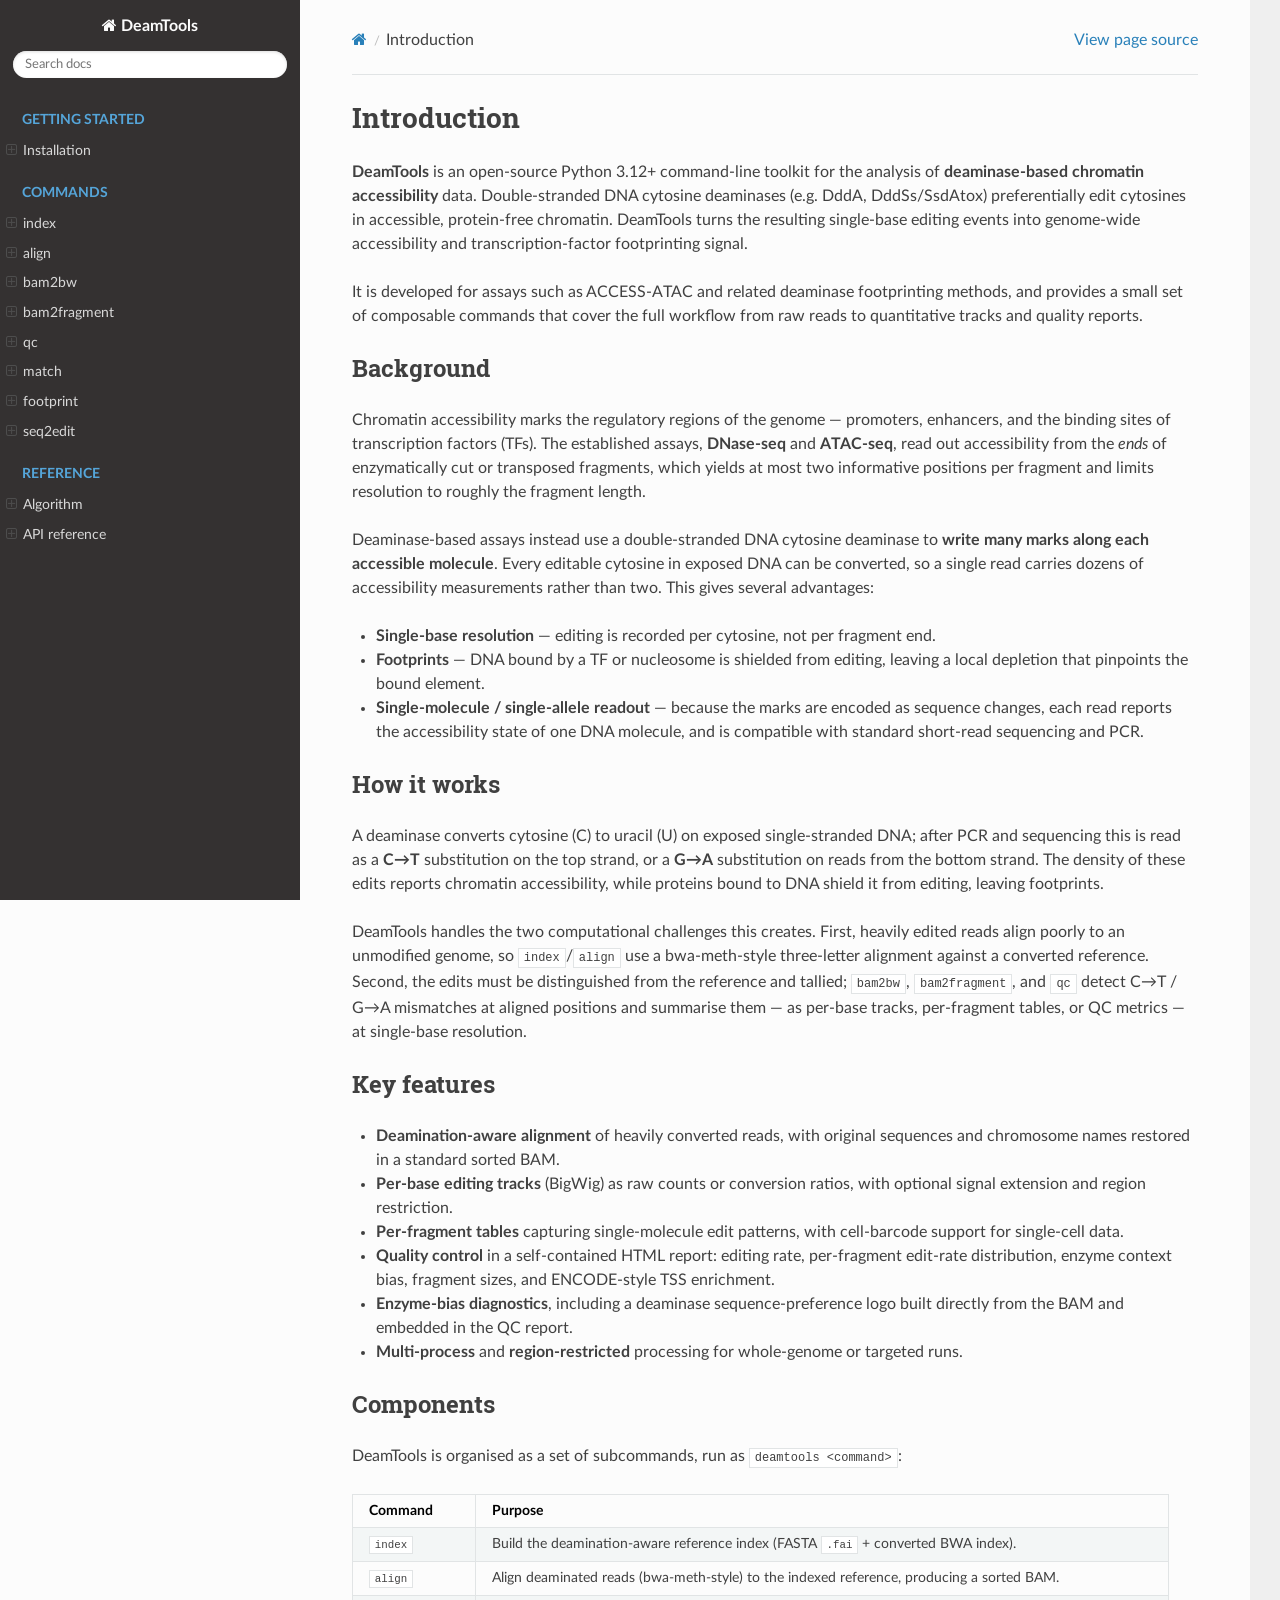
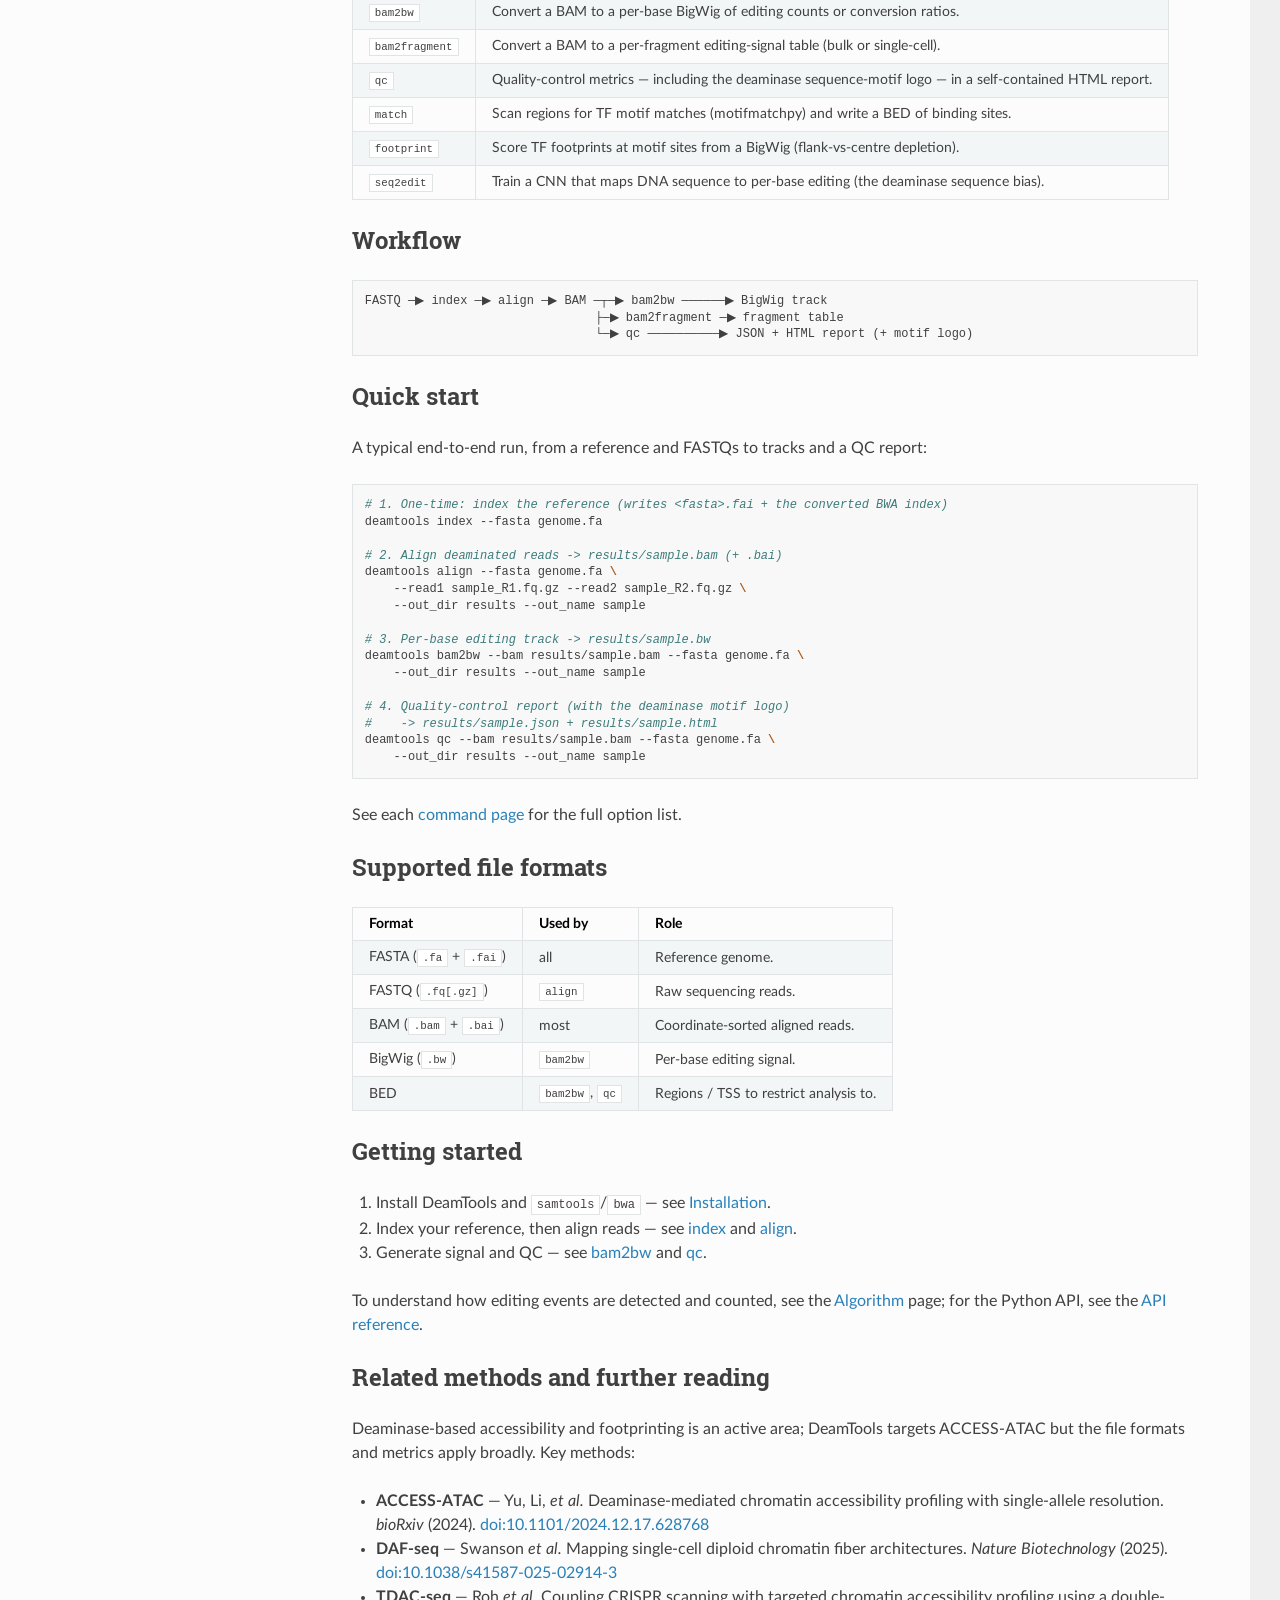
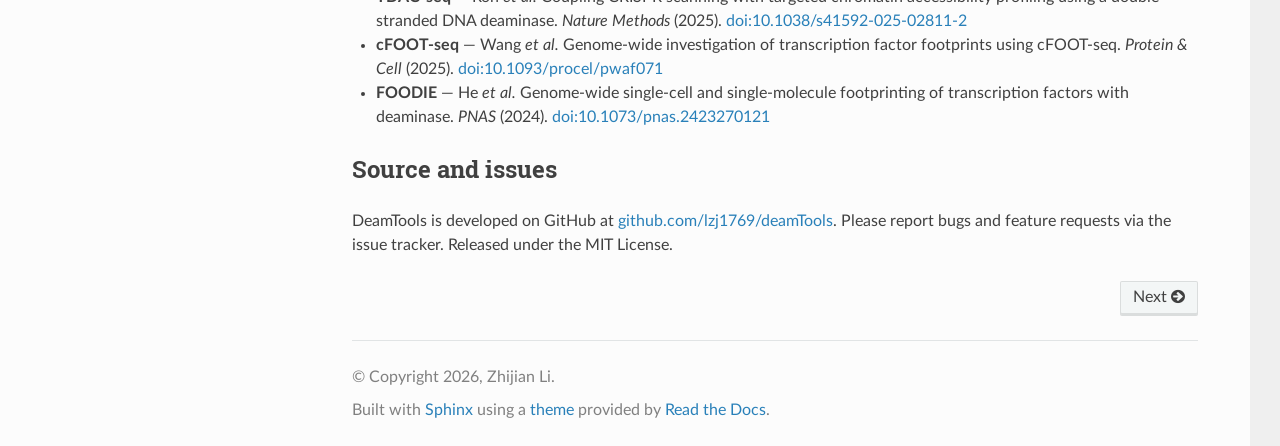
<file: index.html>
<!DOCTYPE html>
<html class="writer-html5" lang="en" data-content_root="./">
<head>
  <meta charset="utf-8" /><meta name="viewport" content="width=device-width, initial-scale=1" />

  <meta name="viewport" content="width=device-width, initial-scale=1.0" />
  <title>Introduction &mdash; DeamTools</title>
      <link rel="stylesheet" type="text/css" href="_static/pygments.css?v=b86133f3" />
      <link rel="stylesheet" type="text/css" href="_static/css/theme.css?v=9edc463e" />
      <link rel="stylesheet" type="text/css" href="_static/custom.css?v=a7ae4c86" />

  
      <script src="_static/jquery.js?v=5d32c60e"></script>
      <script src="_static/_sphinx_javascript_frameworks_compat.js?v=2cd50e6c"></script>
      <script src="_static/documentation_options.js?v=fd825880"></script>
      <script src="_static/doctools.js?v=fd6eb6e6"></script>
      <script src="_static/sphinx_highlight.js?v=6ffebe34"></script>
    <script src="_static/js/theme.js"></script>
    <link rel="index" title="Index" href="genindex.html" />
    <link rel="search" title="Search" href="search.html" />
    <link rel="next" title="Installation" href="installation.html" /> 
</head>

<body class="wy-body-for-nav"> 
  <div class="wy-grid-for-nav">
    <nav data-toggle="wy-nav-shift" class="wy-nav-side">
      <div class="wy-side-scroll">
        <div class="wy-side-nav-search" >

          
          
          <a href="#" class="icon icon-home">
            DeamTools
          </a>
<div role="search">
  <form id="rtd-search-form" class="wy-form" action="search.html" method="get">
    <input type="text" name="q" placeholder="Search docs" aria-label="Search docs" />
    <input type="hidden" name="check_keywords" value="yes" />
    <input type="hidden" name="area" value="default" />
  </form>
</div>
        </div><div class="wy-menu wy-menu-vertical" data-spy="affix" role="navigation" aria-label="Navigation menu">
              <p class="caption" role="heading"><span class="caption-text">Getting started</span></p>
<ul>
<li class="toctree-l1"><a class="reference internal" href="installation.html">Installation</a><ul>
<li class="toctree-l2"><a class="reference internal" href="installation.html#requirements">Requirements</a></li>
<li class="toctree-l2"><a class="reference internal" href="installation.html#install-deamtools">Install DeamTools</a></li>
<li class="toctree-l2"><a class="reference internal" href="installation.html#python-dependencies">Python dependencies</a></li>
<li class="toctree-l2"><a class="reference internal" href="installation.html#verify-installation">Verify installation</a></li>
<li class="toctree-l2"><a class="reference internal" href="installation.html#running-tests">Running tests</a></li>
</ul>
</li>
</ul>
<p class="caption" role="heading"><span class="caption-text">Commands</span></p>
<ul>
<li class="toctree-l1"><a class="reference internal" href="usage/index.html">index</a><ul>
<li class="toctree-l2"><a class="reference internal" href="usage/index.html#synopsis">Synopsis</a></li>
<li class="toctree-l2"><a class="reference internal" href="usage/index.html#arguments">Arguments</a></li>
<li class="toctree-l2"><a class="reference internal" href="usage/index.html#requirements">Requirements</a></li>
<li class="toctree-l2"><a class="reference internal" href="usage/index.html#how-it-works">How it works</a></li>
<li class="toctree-l2"><a class="reference internal" href="usage/index.html#outputs">Outputs</a></li>
<li class="toctree-l2"><a class="reference internal" href="usage/index.html#examples">Examples</a></li>
<li class="toctree-l2"><a class="reference internal" href="usage/index.html#notes">Notes</a></li>
</ul>
</li>
<li class="toctree-l1"><a class="reference internal" href="usage/align.html">align</a><ul>
<li class="toctree-l2"><a class="reference internal" href="usage/align.html#synopsis">Synopsis</a></li>
<li class="toctree-l2"><a class="reference internal" href="usage/align.html#required-inputs">Required inputs</a></li>
<li class="toctree-l2"><a class="reference internal" href="usage/align.html#optional-arguments">Optional arguments</a></li>
<li class="toctree-l2"><a class="reference internal" href="usage/align.html#requirements">Requirements</a></li>
<li class="toctree-l2"><a class="reference internal" href="usage/align.html#how-it-works">How it works</a></li>
<li class="toctree-l2"><a class="reference internal" href="usage/align.html#examples">Examples</a></li>
<li class="toctree-l2"><a class="reference internal" href="usage/align.html#notes">Notes</a></li>
</ul>
</li>
<li class="toctree-l1"><a class="reference internal" href="usage/bam2bw.html">bam2bw</a><ul>
<li class="toctree-l2"><a class="reference internal" href="usage/bam2bw.html#synopsis">Synopsis</a></li>
<li class="toctree-l2"><a class="reference internal" href="usage/bam2bw.html#required-inputs">Required inputs</a></li>
<li class="toctree-l2"><a class="reference internal" href="usage/bam2bw.html#optional-arguments">Optional arguments</a></li>
<li class="toctree-l2"><a class="reference internal" href="usage/bam2bw.html#input-file-preparation">Input file preparation</a></li>
<li class="toctree-l2"><a class="reference internal" href="usage/bam2bw.html#examples">Examples</a></li>
<li class="toctree-l2"><a class="reference internal" href="usage/bam2bw.html#output">Output</a></li>
<li class="toctree-l2"><a class="reference internal" href="usage/bam2bw.html#choosing-parameters">Choosing parameters</a></li>
</ul>
</li>
<li class="toctree-l1"><a class="reference internal" href="usage/bam2fragment.html">bam2fragment</a><ul>
<li class="toctree-l2"><a class="reference internal" href="usage/bam2fragment.html#synopsis">Synopsis</a></li>
<li class="toctree-l2"><a class="reference internal" href="usage/bam2fragment.html#required-inputs">Required inputs</a></li>
<li class="toctree-l2"><a class="reference internal" href="usage/bam2fragment.html#optional-arguments">Optional arguments</a></li>
<li class="toctree-l2"><a class="reference internal" href="usage/bam2fragment.html#output-format">Output format</a></li>
<li class="toctree-l2"><a class="reference internal" href="usage/bam2fragment.html#examples">Examples</a></li>
<li class="toctree-l2"><a class="reference internal" href="usage/bam2fragment.html#notes">Notes</a></li>
</ul>
</li>
<li class="toctree-l1"><a class="reference internal" href="usage/qc.html">qc</a><ul>
<li class="toctree-l2"><a class="reference internal" href="usage/qc.html#synopsis">Synopsis</a></li>
<li class="toctree-l2"><a class="reference internal" href="usage/qc.html#required-inputs">Required inputs</a></li>
<li class="toctree-l2"><a class="reference internal" href="usage/qc.html#optional-arguments">Optional arguments</a></li>
<li class="toctree-l2"><a class="reference internal" href="usage/qc.html#output-control">Output control</a></li>
<li class="toctree-l2"><a class="reference internal" href="usage/qc.html#input-file-preparation">Input file preparation</a></li>
<li class="toctree-l2"><a class="reference internal" href="usage/qc.html#examples">Examples</a></li>
<li class="toctree-l2"><a class="reference internal" href="usage/qc.html#metrics">Metrics</a></li>
<li class="toctree-l2"><a class="reference internal" href="usage/qc.html#output">Output</a></li>
<li class="toctree-l2"><a class="reference internal" href="usage/qc.html#choosing-parameters">Choosing parameters</a></li>
<li class="toctree-l2"><a class="reference internal" href="usage/qc.html#schema-2-0-definitions-and-missing-values">Schema 2.0: definitions and missing values</a></li>
<li class="toctree-l2"><a class="reference internal" href="usage/qc.html#deaminase-and-alignment-diagnostics">Deaminase and alignment diagnostics</a></li>
<li class="toctree-l2"><a class="reference internal" href="usage/qc.html#compare-multiple-samples">Compare multiple samples</a></li>
<li class="toctree-l2"><a class="reference internal" href="usage/qc.html#interpretation-rules">Interpretation rules</a></li>
<li class="toctree-l2"><a class="reference internal" href="usage/qc.html#portable-directory-output">Portable directory output</a></li>
</ul>
</li>
<li class="toctree-l1"><a class="reference internal" href="usage/match.html">match</a><ul>
<li class="toctree-l2"><a class="reference internal" href="usage/match.html#synopsis">Synopsis</a></li>
<li class="toctree-l2"><a class="reference internal" href="usage/match.html#required-inputs">Required inputs</a></li>
<li class="toctree-l2"><a class="reference internal" href="usage/match.html#optional-arguments">Optional arguments</a></li>
<li class="toctree-l2"><a class="reference internal" href="usage/match.html#requirements">Requirements</a></li>
<li class="toctree-l2"><a class="reference internal" href="usage/match.html#how-it-works">How it works</a></li>
<li class="toctree-l2"><a class="reference internal" href="usage/match.html#output">Output</a></li>
<li class="toctree-l2"><a class="reference internal" href="usage/match.html#examples">Examples</a></li>
<li class="toctree-l2"><a class="reference internal" href="usage/match.html#notes">Notes</a></li>
</ul>
</li>
<li class="toctree-l1"><a class="reference internal" href="usage/footprint.html">footprint</a><ul>
<li class="toctree-l2"><a class="reference internal" href="usage/footprint.html#synopsis">Synopsis</a></li>
<li class="toctree-l2"><a class="reference internal" href="usage/footprint.html#required-inputs">Required inputs</a></li>
<li class="toctree-l2"><a class="reference internal" href="usage/footprint.html#optional-arguments">Optional arguments</a></li>
<li class="toctree-l2"><a class="reference internal" href="usage/footprint.html#how-it-works">How it works</a></li>
<li class="toctree-l2"><a class="reference internal" href="usage/footprint.html#output">Output</a></li>
<li class="toctree-l2"><a class="reference internal" href="usage/footprint.html#examples">Examples</a></li>
<li class="toctree-l2"><a class="reference internal" href="usage/footprint.html#notes">Notes</a></li>
</ul>
</li>
<li class="toctree-l1"><a class="reference internal" href="usage/seq2edit.html">seq2edit</a><ul>
<li class="toctree-l2"><a class="reference internal" href="usage/seq2edit.html#synopsis">Synopsis</a></li>
<li class="toctree-l2"><a class="reference internal" href="usage/seq2edit.html#required-inputs">Required inputs</a></li>
<li class="toctree-l2"><a class="reference internal" href="usage/seq2edit.html#optional-arguments">Optional arguments</a></li>
<li class="toctree-l2"><a class="reference internal" href="usage/seq2edit.html#how-it-works">How it works</a></li>
<li class="toctree-l2"><a class="reference internal" href="usage/seq2edit.html#outputs">Outputs</a></li>
<li class="toctree-l2"><a class="reference internal" href="usage/seq2edit.html#examples">Examples</a></li>
<li class="toctree-l2"><a class="reference internal" href="usage/seq2edit.html#notes">Notes</a></li>
</ul>
</li>
</ul>
<p class="caption" role="heading"><span class="caption-text">Reference</span></p>
<ul>
<li class="toctree-l1"><a class="reference internal" href="algorithm.html">Algorithm</a><ul>
<li class="toctree-l2"><a class="reference internal" href="algorithm.html#biological-basis">Biological basis</a></li>
<li class="toctree-l2"><a class="reference internal" href="algorithm.html#strand-convention">Strand convention</a></li>
<li class="toctree-l2"><a class="reference internal" href="algorithm.html#deamination-aware-alignment-index-align">Deamination-aware alignment (<code class="docutils literal notranslate"><span class="pre">index</span></code> + <code class="docutils literal notranslate"><span class="pre">align</span></code>)</a></li>
<li class="toctree-l2"><a class="reference internal" href="algorithm.html#edit-detection-conventions">Edit detection conventions</a></li>
<li class="toctree-l2"><a class="reference internal" href="algorithm.html#tn5-cut-sites-bam2bw-event-tn5">Tn5 cut sites (<code class="docutils literal notranslate"><span class="pre">bam2bw</span> <span class="pre">--event</span> <span class="pre">tn5</span></code>)</a></li>
<li class="toctree-l2"><a class="reference internal" href="algorithm.html#signal-generation-bam2bw">Signal generation (<code class="docutils literal notranslate"><span class="pre">bam2bw</span></code>)</a></li>
<li class="toctree-l2"><a class="reference internal" href="algorithm.html#enzyme-sequence-bias">Enzyme sequence bias</a></li>
<li class="toctree-l2"><a class="reference internal" href="algorithm.html#parallelism-and-output">Parallelism and output</a></li>
<li class="toctree-l2"><a class="reference internal" href="algorithm.html#complexity">Complexity</a></li>
</ul>
</li>
<li class="toctree-l1"><a class="reference internal" href="api.html">API reference</a><ul>
<li class="toctree-l2"><a class="reference internal" href="api.html#deamtools-align-index"><code class="docutils literal notranslate"><span class="pre">deamtools.align.index</span></code></a></li>
<li class="toctree-l2"><a class="reference internal" href="api.html#deamtools-align-align"><code class="docutils literal notranslate"><span class="pre">deamtools.align.align</span></code></a></li>
<li class="toctree-l2"><a class="reference internal" href="api.html#deamtools-preprocessing-bam2bw"><code class="docutils literal notranslate"><span class="pre">deamtools.preprocessing.bam2bw</span></code></a></li>
<li class="toctree-l2"><a class="reference internal" href="api.html#deamtools-preprocessing-bam2fragment"><code class="docutils literal notranslate"><span class="pre">deamtools.preprocessing.bam2fragment</span></code></a></li>
<li class="toctree-l2"><a class="reference internal" href="api.html#deamtools-qc"><code class="docutils literal notranslate"><span class="pre">deamtools.qc</span></code></a></li>
<li class="toctree-l2"><a class="reference internal" href="api.html#deamtools-motif-match"><code class="docutils literal notranslate"><span class="pre">deamtools.motif.match</span></code></a></li>
<li class="toctree-l2"><a class="reference internal" href="api.html#deamtools-footprint"><code class="docutils literal notranslate"><span class="pre">deamtools.footprint</span></code></a></li>
<li class="toctree-l2"><a class="reference internal" href="api.html#deamtools-utils"><code class="docutils literal notranslate"><span class="pre">deamtools.utils</span></code></a></li>
</ul>
</li>
</ul>

        </div>
      </div>
    </nav>

    <section data-toggle="wy-nav-shift" class="wy-nav-content-wrap"><nav class="wy-nav-top" aria-label="Mobile navigation menu" >
          <i data-toggle="wy-nav-top" class="fa fa-bars"></i>
          <a href="#">DeamTools</a>
      </nav>

      <div class="wy-nav-content">
        <div class="rst-content">
          <div role="navigation" aria-label="Page navigation">
  <ul class="wy-breadcrumbs">
      <li><a href="#" class="icon icon-home" aria-label="Home"></a></li>
      <li class="breadcrumb-item active">Introduction</li>
      <li class="wy-breadcrumbs-aside">
            <a href="_sources/index.md.txt" rel="nofollow"> View page source</a>
      </li>
  </ul>
  <hr/>
</div>
          <div role="main" class="document" itemscope="itemscope" itemtype="http://schema.org/Article">
           <div itemprop="articleBody">
             
  <section id="introduction">
<h1>Introduction<a class="headerlink" href="#introduction" title="Link to this heading"></a></h1>
<p><strong>DeamTools</strong> is an open-source Python 3.12+ command-line toolkit for the analysis of
<strong>deaminase-based chromatin accessibility</strong> data. Double-stranded DNA cytosine
deaminases (e.g. DddA, DddSs/SsdAtox) preferentially edit cytosines in accessible,
protein-free chromatin. DeamTools turns the resulting single-base editing events into
genome-wide accessibility and transcription-factor footprinting signal.</p>
<p>It is developed for assays such as ACCESS-ATAC and related deaminase footprinting
methods, and provides a small set of composable commands that cover the full workflow
from raw reads to quantitative tracks and quality reports.</p>
<section id="background">
<h2>Background<a class="headerlink" href="#background" title="Link to this heading"></a></h2>
<p>Chromatin accessibility marks the regulatory regions of the genome — promoters,
enhancers, and the binding sites of transcription factors (TFs). The established
assays, <strong>DNase-seq</strong> and <strong>ATAC-seq</strong>, read out accessibility from the <em>ends</em> of
enzymatically cut or transposed fragments, which yields at most two informative
positions per fragment and limits resolution to roughly the fragment length.</p>
<p>Deaminase-based assays instead use a double-stranded DNA cytosine deaminase to
<strong>write many marks along each accessible molecule</strong>. Every editable cytosine in
exposed DNA can be converted, so a single read carries dozens of accessibility
measurements rather than two. This gives several advantages:</p>
<ul class="simple">
<li><p><strong>Single-base resolution</strong> — editing is recorded per cytosine, not per fragment end.</p></li>
<li><p><strong>Footprints</strong> — DNA bound by a TF or nucleosome is shielded from editing, leaving a
local depletion that pinpoints the bound element.</p></li>
<li><p><strong>Single-molecule / single-allele readout</strong> — because the marks are encoded as
sequence changes, each read reports the accessibility state of one DNA molecule, and
is compatible with standard short-read sequencing and PCR.</p></li>
</ul>
</section>
<section id="how-it-works">
<h2>How it works<a class="headerlink" href="#how-it-works" title="Link to this heading"></a></h2>
<p>A deaminase converts cytosine (C) to uracil (U) on exposed single-stranded DNA;
after PCR and sequencing this is read as a <strong>C→T</strong> substitution on the top strand, or
a <strong>G→A</strong> substitution on reads from the bottom strand. The density of these edits
reports chromatin accessibility, while proteins bound to DNA shield it from editing,
leaving footprints.</p>
<p>DeamTools handles the two computational challenges this creates. First, heavily edited
reads align poorly to an unmodified genome, so <code class="docutils literal notranslate"><span class="pre">index</span></code>/<code class="docutils literal notranslate"><span class="pre">align</span></code> use a bwa-meth-style
three-letter alignment against a converted reference. Second, the edits must be
distinguished from the reference and tallied; <code class="docutils literal notranslate"><span class="pre">bam2bw</span></code>, <code class="docutils literal notranslate"><span class="pre">bam2fragment</span></code>, and <code class="docutils literal notranslate"><span class="pre">qc</span></code>
detect C→T / G→A mismatches at aligned positions and summarise them — as per-base
tracks, per-fragment tables, or QC metrics — at single-base resolution.</p>
</section>
<section id="key-features">
<h2>Key features<a class="headerlink" href="#key-features" title="Link to this heading"></a></h2>
<ul class="simple">
<li><p><strong>Deamination-aware alignment</strong> of heavily converted reads, with original sequences
and chromosome names restored in a standard sorted BAM.</p></li>
<li><p><strong>Per-base editing tracks</strong> (BigWig) as raw counts or conversion ratios, with optional
signal extension and region restriction.</p></li>
<li><p><strong>Per-fragment tables</strong> capturing single-molecule edit patterns, with cell-barcode
support for single-cell data.</p></li>
<li><p><strong>Quality control</strong> in a self-contained HTML report: editing rate, per-fragment edit-rate
distribution, enzyme context bias, fragment sizes, and ENCODE-style TSS enrichment.</p></li>
<li><p><strong>Enzyme-bias diagnostics</strong>, including a deaminase sequence-preference logo built
directly from the BAM and embedded in the QC report.</p></li>
<li><p><strong>Multi-process</strong> and <strong>region-restricted</strong> processing for whole-genome or targeted runs.</p></li>
</ul>
</section>
<section id="components">
<h2>Components<a class="headerlink" href="#components" title="Link to this heading"></a></h2>
<p>DeamTools is organised as a set of subcommands, run as <code class="docutils literal notranslate"><span class="pre">deamtools</span> <span class="pre">&lt;command&gt;</span></code>:</p>
<table class="docutils align-default">
<thead>
<tr class="row-odd"><th class="head"><p>Command</p></th>
<th class="head"><p>Purpose</p></th>
</tr>
</thead>
<tbody>
<tr class="row-even"><td><p><a class="reference internal" href="usage/index.html"><span class="std std-doc"><code class="docutils literal notranslate"><span class="pre">index</span></code></span></a></p></td>
<td><p>Build the deamination-aware reference index (FASTA <code class="docutils literal notranslate"><span class="pre">.fai</span></code> + converted BWA index).</p></td>
</tr>
<tr class="row-odd"><td><p><a class="reference internal" href="usage/align.html"><span class="std std-doc"><code class="docutils literal notranslate"><span class="pre">align</span></code></span></a></p></td>
<td><p>Align deaminated reads (bwa-meth-style) to the indexed reference, producing a sorted BAM.</p></td>
</tr>
<tr class="row-even"><td><p><a class="reference internal" href="usage/bam2bw.html"><span class="std std-doc"><code class="docutils literal notranslate"><span class="pre">bam2bw</span></code></span></a></p></td>
<td><p>Convert a BAM to a per-base BigWig of editing counts or conversion ratios.</p></td>
</tr>
<tr class="row-odd"><td><p><a class="reference internal" href="usage/bam2fragment.html"><span class="std std-doc"><code class="docutils literal notranslate"><span class="pre">bam2fragment</span></code></span></a></p></td>
<td><p>Convert a BAM to a per-fragment editing-signal table (bulk or single-cell).</p></td>
</tr>
<tr class="row-even"><td><p><a class="reference internal" href="usage/qc.html"><span class="std std-doc"><code class="docutils literal notranslate"><span class="pre">qc</span></code></span></a></p></td>
<td><p>Quality-control metrics — including the deaminase sequence-motif logo — in a self-contained HTML report.</p></td>
</tr>
<tr class="row-odd"><td><p><a class="reference internal" href="usage/match.html"><span class="std std-doc"><code class="docutils literal notranslate"><span class="pre">match</span></code></span></a></p></td>
<td><p>Scan regions for TF motif matches (motifmatchpy) and write a BED of binding sites.</p></td>
</tr>
<tr class="row-even"><td><p><a class="reference internal" href="usage/footprint.html"><span class="std std-doc"><code class="docutils literal notranslate"><span class="pre">footprint</span></code></span></a></p></td>
<td><p>Score TF footprints at motif sites from a BigWig (flank-vs-centre depletion).</p></td>
</tr>
<tr class="row-odd"><td><p><a class="reference internal" href="usage/seq2edit.html"><span class="std std-doc"><code class="docutils literal notranslate"><span class="pre">seq2edit</span></code></span></a></p></td>
<td><p>Train a CNN that maps DNA sequence to per-base editing (the deaminase sequence bias).</p></td>
</tr>
</tbody>
</table>
</section>
<section id="workflow">
<h2>Workflow<a class="headerlink" href="#workflow" title="Link to this heading"></a></h2>
<div class="highlight-default notranslate"><div class="highlight"><pre><span></span>FASTQ ─▶ index ─▶ align ─▶ BAM ─┬─▶ bam2bw ──────▶ BigWig track
                                ├─▶ bam2fragment ─▶ fragment table
                                └─▶ qc ──────────▶ JSON + HTML report (+ motif logo)
</pre></div>
</div>
</section>
<section id="quick-start">
<h2>Quick start<a class="headerlink" href="#quick-start" title="Link to this heading"></a></h2>
<p>A typical end-to-end run, from a reference and FASTQs to tracks and a QC report:</p>
<div class="highlight-bash notranslate"><div class="highlight"><pre><span></span><span class="c1"># 1. One-time: index the reference (writes &lt;fasta&gt;.fai + the converted BWA index)</span>
deamtools<span class="w"> </span>index<span class="w"> </span>--fasta<span class="w"> </span>genome.fa

<span class="c1"># 2. Align deaminated reads -&gt; results/sample.bam (+ .bai)</span>
deamtools<span class="w"> </span>align<span class="w"> </span>--fasta<span class="w"> </span>genome.fa<span class="w"> </span><span class="se">\</span>
<span class="w">    </span>--read1<span class="w"> </span>sample_R1.fq.gz<span class="w"> </span>--read2<span class="w"> </span>sample_R2.fq.gz<span class="w"> </span><span class="se">\</span>
<span class="w">    </span>--out_dir<span class="w"> </span>results<span class="w"> </span>--out_name<span class="w"> </span>sample

<span class="c1"># 3. Per-base editing track -&gt; results/sample.bw</span>
deamtools<span class="w"> </span>bam2bw<span class="w"> </span>--bam<span class="w"> </span>results/sample.bam<span class="w"> </span>--fasta<span class="w"> </span>genome.fa<span class="w"> </span><span class="se">\</span>
<span class="w">    </span>--out_dir<span class="w"> </span>results<span class="w"> </span>--out_name<span class="w"> </span>sample

<span class="c1"># 4. Quality-control report (with the deaminase motif logo)</span>
<span class="c1">#    -&gt; results/sample.json + results/sample.html</span>
deamtools<span class="w"> </span>qc<span class="w"> </span>--bam<span class="w"> </span>results/sample.bam<span class="w"> </span>--fasta<span class="w"> </span>genome.fa<span class="w"> </span><span class="se">\</span>
<span class="w">    </span>--out_dir<span class="w"> </span>results<span class="w"> </span>--out_name<span class="w"> </span>sample
</pre></div>
</div>
<p>See each <a class="reference internal" href="usage/index.html"><span class="std std-doc">command page</span></a> for the full option list.</p>
</section>
<section id="supported-file-formats">
<h2>Supported file formats<a class="headerlink" href="#supported-file-formats" title="Link to this heading"></a></h2>
<table class="docutils align-default">
<thead>
<tr class="row-odd"><th class="head"><p>Format</p></th>
<th class="head"><p>Used by</p></th>
<th class="head"><p>Role</p></th>
</tr>
</thead>
<tbody>
<tr class="row-even"><td><p>FASTA (<code class="docutils literal notranslate"><span class="pre">.fa</span></code> + <code class="docutils literal notranslate"><span class="pre">.fai</span></code>)</p></td>
<td><p>all</p></td>
<td><p>Reference genome.</p></td>
</tr>
<tr class="row-odd"><td><p>FASTQ (<code class="docutils literal notranslate"><span class="pre">.fq[.gz]</span></code>)</p></td>
<td><p><code class="docutils literal notranslate"><span class="pre">align</span></code></p></td>
<td><p>Raw sequencing reads.</p></td>
</tr>
<tr class="row-even"><td><p>BAM (<code class="docutils literal notranslate"><span class="pre">.bam</span></code> + <code class="docutils literal notranslate"><span class="pre">.bai</span></code>)</p></td>
<td><p>most</p></td>
<td><p>Coordinate-sorted aligned reads.</p></td>
</tr>
<tr class="row-odd"><td><p>BigWig (<code class="docutils literal notranslate"><span class="pre">.bw</span></code>)</p></td>
<td><p><code class="docutils literal notranslate"><span class="pre">bam2bw</span></code></p></td>
<td><p>Per-base editing signal.</p></td>
</tr>
<tr class="row-even"><td><p>BED</p></td>
<td><p><code class="docutils literal notranslate"><span class="pre">bam2bw</span></code>, <code class="docutils literal notranslate"><span class="pre">qc</span></code></p></td>
<td><p>Regions / TSS to restrict analysis to.</p></td>
</tr>
</tbody>
</table>
</section>
<section id="getting-started">
<h2>Getting started<a class="headerlink" href="#getting-started" title="Link to this heading"></a></h2>
<ol class="arabic simple">
<li><p>Install DeamTools and <code class="docutils literal notranslate"><span class="pre">samtools</span></code>/<code class="docutils literal notranslate"><span class="pre">bwa</span></code> — see <a class="reference internal" href="installation.html"><span class="std std-doc">Installation</span></a>.</p></li>
<li><p>Index your reference, then align reads — see <a class="reference internal" href="usage/index.html"><span class="std std-doc">index</span></a> and <a class="reference internal" href="usage/align.html"><span class="std std-doc">align</span></a>.</p></li>
<li><p>Generate signal and QC — see <a class="reference internal" href="usage/bam2bw.html"><span class="std std-doc">bam2bw</span></a> and <a class="reference internal" href="usage/qc.html"><span class="std std-doc">qc</span></a>.</p></li>
</ol>
<p>To understand how editing events are detected and counted, see the
<a class="reference internal" href="algorithm.html"><span class="std std-doc">Algorithm</span></a> page; for the Python API, see the
<a class="reference internal" href="api.html"><span class="std std-doc">API reference</span></a>.</p>
</section>
<section id="related-methods-and-further-reading">
<h2>Related methods and further reading<a class="headerlink" href="#related-methods-and-further-reading" title="Link to this heading"></a></h2>
<p>Deaminase-based accessibility and footprinting is an active area; DeamTools targets
ACCESS-ATAC but the file formats and metrics apply broadly. Key methods:</p>
<ul class="simple">
<li><p><strong>ACCESS-ATAC</strong> — Yu, Li, <em>et al.</em> Deaminase-mediated chromatin accessibility profiling
with single-allele resolution. <em>bioRxiv</em> (2024).
<a class="reference external" href="https://doi.org/10.1101/2024.12.17.628768">doi:10.1101/2024.12.17.628768</a></p></li>
<li><p><strong>DAF-seq</strong> — Swanson <em>et al.</em> Mapping single-cell diploid chromatin fiber architectures.
<em>Nature Biotechnology</em> (2025).
<a class="reference external" href="https://doi.org/10.1038/s41587-025-02914-3">doi:10.1038/s41587-025-02914-3</a></p></li>
<li><p><strong>TDAC-seq</strong> — Roh <em>et al.</em> Coupling CRISPR scanning with targeted chromatin accessibility
profiling using a double-stranded DNA deaminase. <em>Nature Methods</em> (2025).
<a class="reference external" href="https://doi.org/10.1038/s41592-025-02811-2">doi:10.1038/s41592-025-02811-2</a></p></li>
<li><p><strong>cFOOT-seq</strong> — Wang <em>et al.</em> Genome-wide investigation of transcription factor footprints
using cFOOT-seq. <em>Protein &amp; Cell</em> (2025).
<a class="reference external" href="https://doi.org/10.1093/procel/pwaf071">doi:10.1093/procel/pwaf071</a></p></li>
<li><p><strong>FOODIE</strong> — He <em>et al.</em> Genome-wide single-cell and single-molecule footprinting of
transcription factors with deaminase. <em>PNAS</em> (2024).
<a class="reference external" href="https://doi.org/10.1073/pnas.2423270121">doi:10.1073/pnas.2423270121</a></p></li>
</ul>
</section>
<section id="source-and-issues">
<h2>Source and issues<a class="headerlink" href="#source-and-issues" title="Link to this heading"></a></h2>
<p>DeamTools is developed on GitHub at
<a class="reference external" href="https://github.com/lzj1769/deamTools">github.com/lzj1769/deamTools</a>. Please report
bugs and feature requests via the issue tracker. Released under the MIT License.</p>
<div class="toctree-wrapper compound">
</div>
<div class="toctree-wrapper compound">
</div>
<div class="toctree-wrapper compound">
</div>
</section>
</section>


           </div>
          </div>
          <footer><div class="rst-footer-buttons" role="navigation" aria-label="Footer">
        <a href="installation.html" class="btn btn-neutral float-right" title="Installation" accesskey="n" rel="next">Next <span class="fa fa-arrow-circle-right" aria-hidden="true"></span></a>
    </div>

  <hr/>

  <div role="contentinfo">
    <p>&#169; Copyright 2026, Zhijian Li.</p>
  </div>

  Built with <a href="https://www.sphinx-doc.org/">Sphinx</a> using a
    <a href="https://github.com/readthedocs/sphinx_rtd_theme">theme</a>
    provided by <a href="https://readthedocs.org">Read the Docs</a>.
   

</footer>
        </div>
      </div>
    </section>
  </div>
  <script>
      jQuery(function () {
          SphinxRtdTheme.Navigation.enable(true);
      });
  </script> 

</body>
</html>
</file>
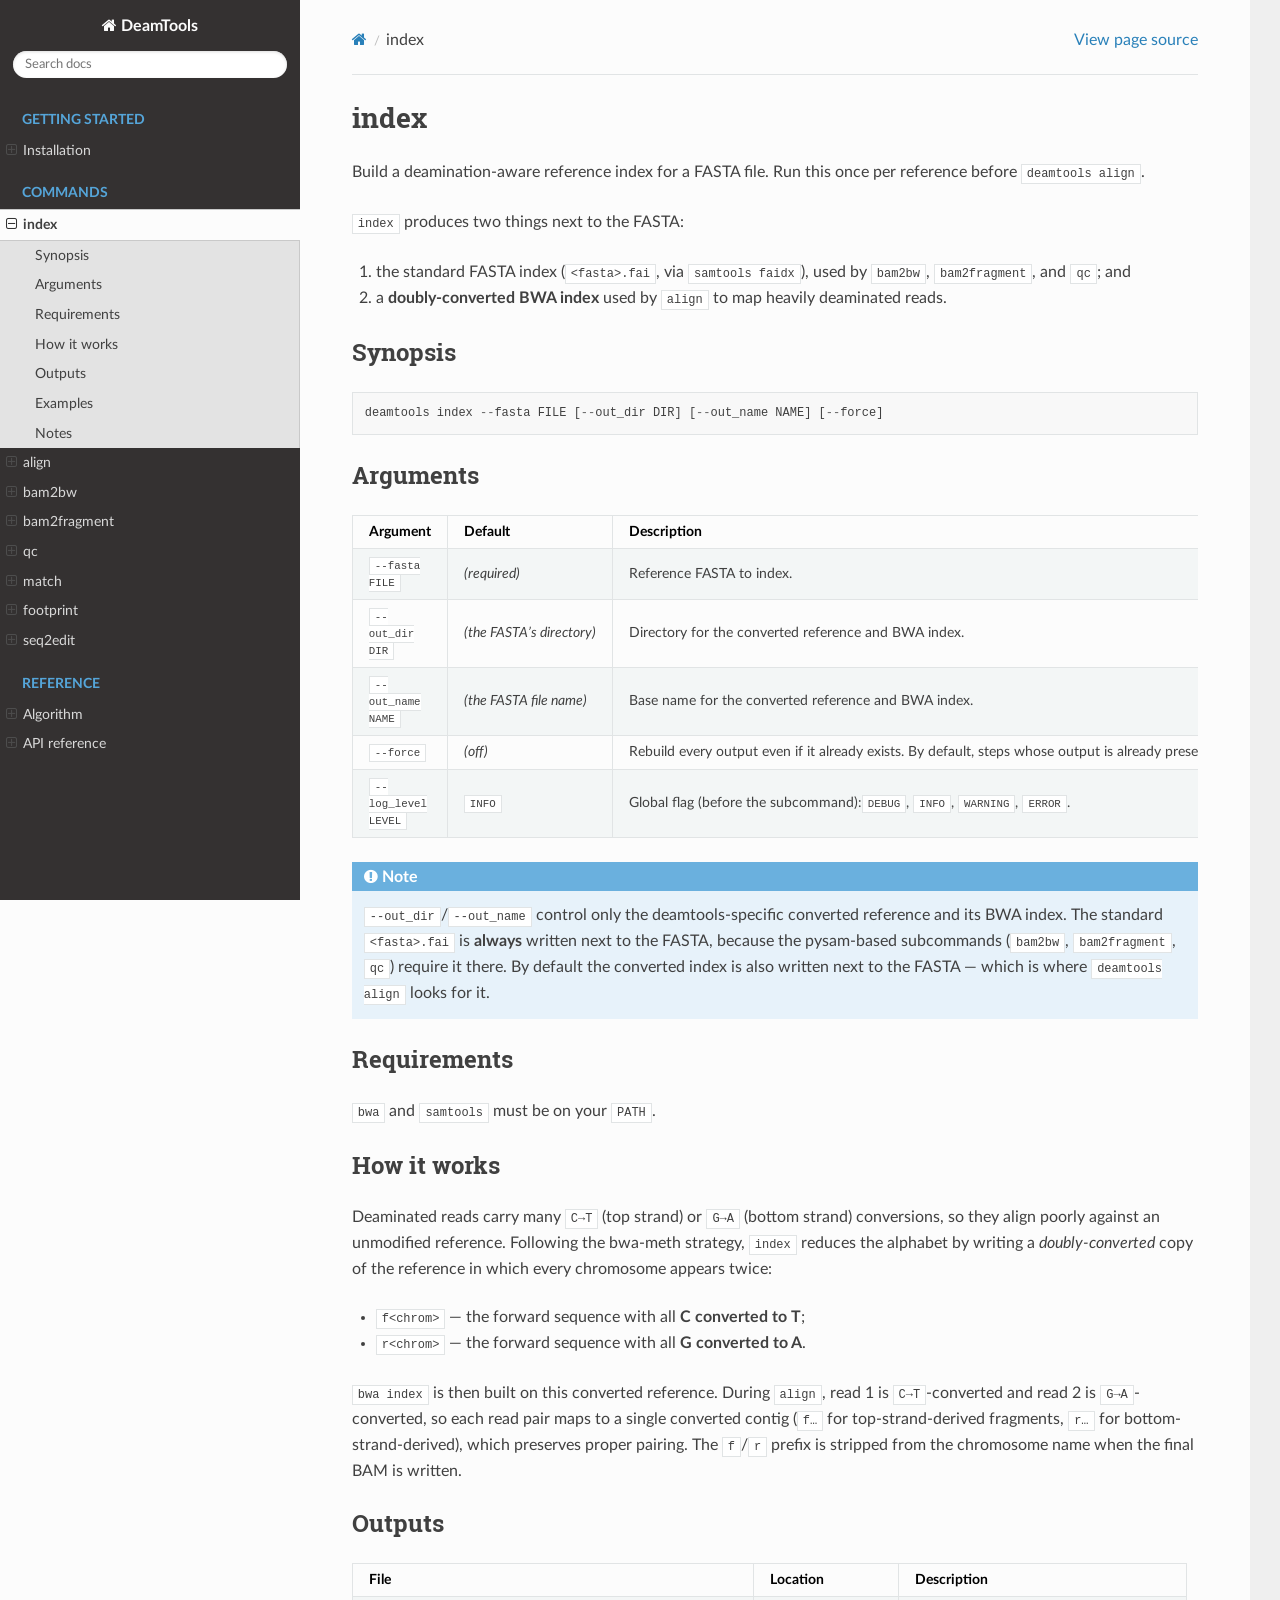
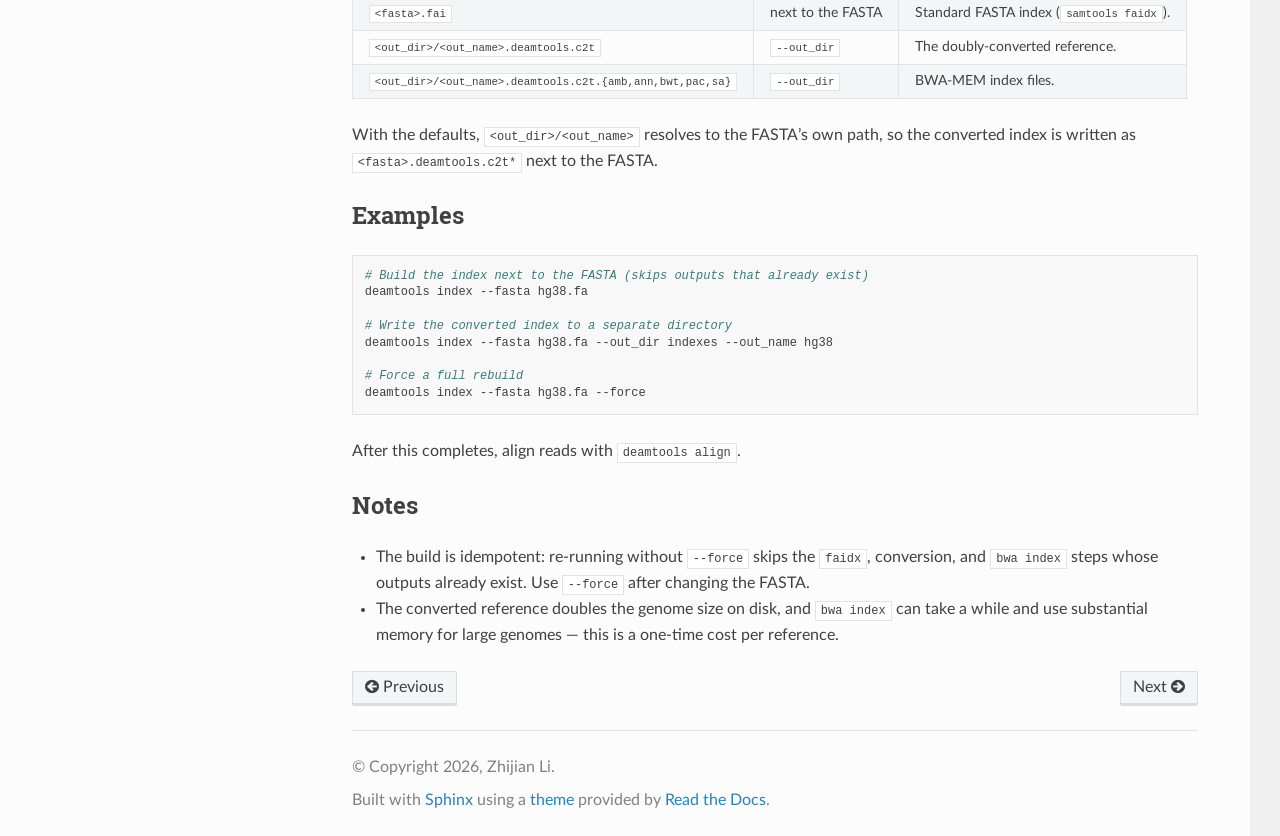
<file: usage/index.html>
<!DOCTYPE html>
<html class="writer-html5" lang="en" data-content_root="../">
<head>
  <meta charset="utf-8" /><meta name="viewport" content="width=device-width, initial-scale=1" />

  <meta name="viewport" content="width=device-width, initial-scale=1.0" />
  <title>index &mdash; DeamTools</title>
      <link rel="stylesheet" type="text/css" href="../_static/pygments.css?v=b86133f3" />
      <link rel="stylesheet" type="text/css" href="../_static/css/theme.css?v=9edc463e" />
      <link rel="stylesheet" type="text/css" href="../_static/custom.css?v=a7ae4c86" />

  
      <script src="../_static/jquery.js?v=5d32c60e"></script>
      <script src="../_static/_sphinx_javascript_frameworks_compat.js?v=2cd50e6c"></script>
      <script src="../_static/documentation_options.js?v=fd825880"></script>
      <script src="../_static/doctools.js?v=fd6eb6e6"></script>
      <script src="../_static/sphinx_highlight.js?v=6ffebe34"></script>
    <script src="../_static/js/theme.js"></script>
    <link rel="index" title="Index" href="../genindex.html" />
    <link rel="search" title="Search" href="../search.html" />
    <link rel="next" title="align" href="align.html" />
    <link rel="prev" title="Installation" href="../installation.html" /> 
</head>

<body class="wy-body-for-nav"> 
  <div class="wy-grid-for-nav">
    <nav data-toggle="wy-nav-shift" class="wy-nav-side">
      <div class="wy-side-scroll">
        <div class="wy-side-nav-search" >

          
          
          <a href="../index.html" class="icon icon-home">
            DeamTools
          </a>
<div role="search">
  <form id="rtd-search-form" class="wy-form" action="../search.html" method="get">
    <input type="text" name="q" placeholder="Search docs" aria-label="Search docs" />
    <input type="hidden" name="check_keywords" value="yes" />
    <input type="hidden" name="area" value="default" />
  </form>
</div>
        </div><div class="wy-menu wy-menu-vertical" data-spy="affix" role="navigation" aria-label="Navigation menu">
              <p class="caption" role="heading"><span class="caption-text">Getting started</span></p>
<ul>
<li class="toctree-l1"><a class="reference internal" href="../installation.html">Installation</a><ul>
<li class="toctree-l2"><a class="reference internal" href="../installation.html#requirements">Requirements</a></li>
<li class="toctree-l2"><a class="reference internal" href="../installation.html#install-deamtools">Install DeamTools</a></li>
<li class="toctree-l2"><a class="reference internal" href="../installation.html#python-dependencies">Python dependencies</a></li>
<li class="toctree-l2"><a class="reference internal" href="../installation.html#verify-installation">Verify installation</a></li>
<li class="toctree-l2"><a class="reference internal" href="../installation.html#running-tests">Running tests</a></li>
</ul>
</li>
</ul>
<p class="caption" role="heading"><span class="caption-text">Commands</span></p>
<ul class="current">
<li class="toctree-l1 current"><a class="current reference internal" href="#">index</a><ul>
<li class="toctree-l2"><a class="reference internal" href="#synopsis">Synopsis</a></li>
<li class="toctree-l2"><a class="reference internal" href="#arguments">Arguments</a></li>
<li class="toctree-l2"><a class="reference internal" href="#requirements">Requirements</a></li>
<li class="toctree-l2"><a class="reference internal" href="#how-it-works">How it works</a></li>
<li class="toctree-l2"><a class="reference internal" href="#outputs">Outputs</a></li>
<li class="toctree-l2"><a class="reference internal" href="#examples">Examples</a></li>
<li class="toctree-l2"><a class="reference internal" href="#notes">Notes</a></li>
</ul>
</li>
<li class="toctree-l1"><a class="reference internal" href="align.html">align</a><ul>
<li class="toctree-l2"><a class="reference internal" href="align.html#synopsis">Synopsis</a></li>
<li class="toctree-l2"><a class="reference internal" href="align.html#required-inputs">Required inputs</a></li>
<li class="toctree-l2"><a class="reference internal" href="align.html#optional-arguments">Optional arguments</a></li>
<li class="toctree-l2"><a class="reference internal" href="align.html#requirements">Requirements</a></li>
<li class="toctree-l2"><a class="reference internal" href="align.html#how-it-works">How it works</a></li>
<li class="toctree-l2"><a class="reference internal" href="align.html#examples">Examples</a></li>
<li class="toctree-l2"><a class="reference internal" href="align.html#notes">Notes</a></li>
</ul>
</li>
<li class="toctree-l1"><a class="reference internal" href="bam2bw.html">bam2bw</a><ul>
<li class="toctree-l2"><a class="reference internal" href="bam2bw.html#synopsis">Synopsis</a></li>
<li class="toctree-l2"><a class="reference internal" href="bam2bw.html#required-inputs">Required inputs</a></li>
<li class="toctree-l2"><a class="reference internal" href="bam2bw.html#optional-arguments">Optional arguments</a></li>
<li class="toctree-l2"><a class="reference internal" href="bam2bw.html#input-file-preparation">Input file preparation</a></li>
<li class="toctree-l2"><a class="reference internal" href="bam2bw.html#examples">Examples</a></li>
<li class="toctree-l2"><a class="reference internal" href="bam2bw.html#output">Output</a></li>
<li class="toctree-l2"><a class="reference internal" href="bam2bw.html#choosing-parameters">Choosing parameters</a></li>
</ul>
</li>
<li class="toctree-l1"><a class="reference internal" href="bam2fragment.html">bam2fragment</a><ul>
<li class="toctree-l2"><a class="reference internal" href="bam2fragment.html#synopsis">Synopsis</a></li>
<li class="toctree-l2"><a class="reference internal" href="bam2fragment.html#required-inputs">Required inputs</a></li>
<li class="toctree-l2"><a class="reference internal" href="bam2fragment.html#optional-arguments">Optional arguments</a></li>
<li class="toctree-l2"><a class="reference internal" href="bam2fragment.html#output-format">Output format</a></li>
<li class="toctree-l2"><a class="reference internal" href="bam2fragment.html#examples">Examples</a></li>
<li class="toctree-l2"><a class="reference internal" href="bam2fragment.html#notes">Notes</a></li>
</ul>
</li>
<li class="toctree-l1"><a class="reference internal" href="qc.html">qc</a><ul>
<li class="toctree-l2"><a class="reference internal" href="qc.html#synopsis">Synopsis</a></li>
<li class="toctree-l2"><a class="reference internal" href="qc.html#required-inputs">Required inputs</a></li>
<li class="toctree-l2"><a class="reference internal" href="qc.html#optional-arguments">Optional arguments</a></li>
<li class="toctree-l2"><a class="reference internal" href="qc.html#output-control">Output control</a></li>
<li class="toctree-l2"><a class="reference internal" href="qc.html#input-file-preparation">Input file preparation</a></li>
<li class="toctree-l2"><a class="reference internal" href="qc.html#examples">Examples</a></li>
<li class="toctree-l2"><a class="reference internal" href="qc.html#metrics">Metrics</a></li>
<li class="toctree-l2"><a class="reference internal" href="qc.html#output">Output</a></li>
<li class="toctree-l2"><a class="reference internal" href="qc.html#choosing-parameters">Choosing parameters</a></li>
<li class="toctree-l2"><a class="reference internal" href="qc.html#schema-2-0-definitions-and-missing-values">Schema 2.0: definitions and missing values</a></li>
<li class="toctree-l2"><a class="reference internal" href="qc.html#deaminase-and-alignment-diagnostics">Deaminase and alignment diagnostics</a></li>
<li class="toctree-l2"><a class="reference internal" href="qc.html#compare-multiple-samples">Compare multiple samples</a></li>
<li class="toctree-l2"><a class="reference internal" href="qc.html#interpretation-rules">Interpretation rules</a></li>
<li class="toctree-l2"><a class="reference internal" href="qc.html#portable-directory-output">Portable directory output</a></li>
</ul>
</li>
<li class="toctree-l1"><a class="reference internal" href="match.html">match</a><ul>
<li class="toctree-l2"><a class="reference internal" href="match.html#synopsis">Synopsis</a></li>
<li class="toctree-l2"><a class="reference internal" href="match.html#required-inputs">Required inputs</a></li>
<li class="toctree-l2"><a class="reference internal" href="match.html#optional-arguments">Optional arguments</a></li>
<li class="toctree-l2"><a class="reference internal" href="match.html#requirements">Requirements</a></li>
<li class="toctree-l2"><a class="reference internal" href="match.html#how-it-works">How it works</a></li>
<li class="toctree-l2"><a class="reference internal" href="match.html#output">Output</a></li>
<li class="toctree-l2"><a class="reference internal" href="match.html#examples">Examples</a></li>
<li class="toctree-l2"><a class="reference internal" href="match.html#notes">Notes</a></li>
</ul>
</li>
<li class="toctree-l1"><a class="reference internal" href="footprint.html">footprint</a><ul>
<li class="toctree-l2"><a class="reference internal" href="footprint.html#synopsis">Synopsis</a></li>
<li class="toctree-l2"><a class="reference internal" href="footprint.html#required-inputs">Required inputs</a></li>
<li class="toctree-l2"><a class="reference internal" href="footprint.html#optional-arguments">Optional arguments</a></li>
<li class="toctree-l2"><a class="reference internal" href="footprint.html#how-it-works">How it works</a></li>
<li class="toctree-l2"><a class="reference internal" href="footprint.html#output">Output</a></li>
<li class="toctree-l2"><a class="reference internal" href="footprint.html#examples">Examples</a></li>
<li class="toctree-l2"><a class="reference internal" href="footprint.html#notes">Notes</a></li>
</ul>
</li>
<li class="toctree-l1"><a class="reference internal" href="seq2edit.html">seq2edit</a><ul>
<li class="toctree-l2"><a class="reference internal" href="seq2edit.html#synopsis">Synopsis</a></li>
<li class="toctree-l2"><a class="reference internal" href="seq2edit.html#required-inputs">Required inputs</a></li>
<li class="toctree-l2"><a class="reference internal" href="seq2edit.html#optional-arguments">Optional arguments</a></li>
<li class="toctree-l2"><a class="reference internal" href="seq2edit.html#how-it-works">How it works</a></li>
<li class="toctree-l2"><a class="reference internal" href="seq2edit.html#outputs">Outputs</a></li>
<li class="toctree-l2"><a class="reference internal" href="seq2edit.html#examples">Examples</a></li>
<li class="toctree-l2"><a class="reference internal" href="seq2edit.html#notes">Notes</a></li>
</ul>
</li>
</ul>
<p class="caption" role="heading"><span class="caption-text">Reference</span></p>
<ul>
<li class="toctree-l1"><a class="reference internal" href="../algorithm.html">Algorithm</a><ul>
<li class="toctree-l2"><a class="reference internal" href="../algorithm.html#biological-basis">Biological basis</a></li>
<li class="toctree-l2"><a class="reference internal" href="../algorithm.html#strand-convention">Strand convention</a></li>
<li class="toctree-l2"><a class="reference internal" href="../algorithm.html#deamination-aware-alignment-index-align">Deamination-aware alignment (<code class="docutils literal notranslate"><span class="pre">index</span></code> + <code class="docutils literal notranslate"><span class="pre">align</span></code>)</a></li>
<li class="toctree-l2"><a class="reference internal" href="../algorithm.html#edit-detection-conventions">Edit detection conventions</a></li>
<li class="toctree-l2"><a class="reference internal" href="../algorithm.html#tn5-cut-sites-bam2bw-event-tn5">Tn5 cut sites (<code class="docutils literal notranslate"><span class="pre">bam2bw</span> <span class="pre">--event</span> <span class="pre">tn5</span></code>)</a></li>
<li class="toctree-l2"><a class="reference internal" href="../algorithm.html#signal-generation-bam2bw">Signal generation (<code class="docutils literal notranslate"><span class="pre">bam2bw</span></code>)</a></li>
<li class="toctree-l2"><a class="reference internal" href="../algorithm.html#enzyme-sequence-bias">Enzyme sequence bias</a></li>
<li class="toctree-l2"><a class="reference internal" href="../algorithm.html#parallelism-and-output">Parallelism and output</a></li>
<li class="toctree-l2"><a class="reference internal" href="../algorithm.html#complexity">Complexity</a></li>
</ul>
</li>
<li class="toctree-l1"><a class="reference internal" href="../api.html">API reference</a><ul>
<li class="toctree-l2"><a class="reference internal" href="../api.html#deamtools-align-index"><code class="docutils literal notranslate"><span class="pre">deamtools.align.index</span></code></a></li>
<li class="toctree-l2"><a class="reference internal" href="../api.html#deamtools-align-align"><code class="docutils literal notranslate"><span class="pre">deamtools.align.align</span></code></a></li>
<li class="toctree-l2"><a class="reference internal" href="../api.html#deamtools-preprocessing-bam2bw"><code class="docutils literal notranslate"><span class="pre">deamtools.preprocessing.bam2bw</span></code></a></li>
<li class="toctree-l2"><a class="reference internal" href="../api.html#deamtools-preprocessing-bam2fragment"><code class="docutils literal notranslate"><span class="pre">deamtools.preprocessing.bam2fragment</span></code></a></li>
<li class="toctree-l2"><a class="reference internal" href="../api.html#deamtools-qc"><code class="docutils literal notranslate"><span class="pre">deamtools.qc</span></code></a></li>
<li class="toctree-l2"><a class="reference internal" href="../api.html#deamtools-motif-match"><code class="docutils literal notranslate"><span class="pre">deamtools.motif.match</span></code></a></li>
<li class="toctree-l2"><a class="reference internal" href="../api.html#deamtools-footprint"><code class="docutils literal notranslate"><span class="pre">deamtools.footprint</span></code></a></li>
<li class="toctree-l2"><a class="reference internal" href="../api.html#deamtools-utils"><code class="docutils literal notranslate"><span class="pre">deamtools.utils</span></code></a></li>
</ul>
</li>
</ul>

        </div>
      </div>
    </nav>

    <section data-toggle="wy-nav-shift" class="wy-nav-content-wrap"><nav class="wy-nav-top" aria-label="Mobile navigation menu" >
          <i data-toggle="wy-nav-top" class="fa fa-bars"></i>
          <a href="../index.html">DeamTools</a>
      </nav>

      <div class="wy-nav-content">
        <div class="rst-content">
          <div role="navigation" aria-label="Page navigation">
  <ul class="wy-breadcrumbs">
      <li><a href="../index.html" class="icon icon-home" aria-label="Home"></a></li>
      <li class="breadcrumb-item active">index</li>
      <li class="wy-breadcrumbs-aside">
            <a href="../_sources/usage/index.md.txt" rel="nofollow"> View page source</a>
      </li>
  </ul>
  <hr/>
</div>
          <div role="main" class="document" itemscope="itemscope" itemtype="http://schema.org/Article">
           <div itemprop="articleBody">
             
  <section id="index">
<h1>index<a class="headerlink" href="#index" title="Link to this heading"></a></h1>
<p>Build a deamination-aware reference index for a FASTA file. Run this once per reference before <code class="docutils literal notranslate"><span class="pre">deamtools</span> <span class="pre">align</span></code>.</p>
<p><code class="docutils literal notranslate"><span class="pre">index</span></code> produces two things next to the FASTA:</p>
<ol class="arabic simple">
<li><p>the standard FASTA index (<code class="docutils literal notranslate"><span class="pre">&lt;fasta&gt;.fai</span></code>, via <code class="docutils literal notranslate"><span class="pre">samtools</span> <span class="pre">faidx</span></code>), used by <code class="docutils literal notranslate"><span class="pre">bam2bw</span></code>, <code class="docutils literal notranslate"><span class="pre">bam2fragment</span></code>, and <code class="docutils literal notranslate"><span class="pre">qc</span></code>; and</p></li>
<li><p>a <strong>doubly-converted BWA index</strong> used by <code class="docutils literal notranslate"><span class="pre">align</span></code> to map heavily deaminated reads.</p></li>
</ol>
<section id="synopsis">
<h2>Synopsis<a class="headerlink" href="#synopsis" title="Link to this heading"></a></h2>
<div class="highlight-default notranslate"><div class="highlight"><pre><span></span><span class="n">deamtools</span> <span class="n">index</span> <span class="o">--</span><span class="n">fasta</span> <span class="n">FILE</span> <span class="p">[</span><span class="o">--</span><span class="n">out_dir</span> <span class="n">DIR</span><span class="p">]</span> <span class="p">[</span><span class="o">--</span><span class="n">out_name</span> <span class="n">NAME</span><span class="p">]</span> <span class="p">[</span><span class="o">--</span><span class="n">force</span><span class="p">]</span>
</pre></div>
</div>
</section>
<section id="arguments">
<h2>Arguments<a class="headerlink" href="#arguments" title="Link to this heading"></a></h2>
<table class="docutils align-default">
<thead>
<tr class="row-odd"><th class="head"><p>Argument</p></th>
<th class="head"><p>Default</p></th>
<th class="head"><p>Description</p></th>
</tr>
</thead>
<tbody>
<tr class="row-even"><td><p><code class="docutils literal notranslate"><span class="pre">--fasta</span> <span class="pre">FILE</span></code></p></td>
<td><p><em>(required)</em></p></td>
<td><p>Reference FASTA to index.</p></td>
</tr>
<tr class="row-odd"><td><p><code class="docutils literal notranslate"><span class="pre">--out_dir</span> <span class="pre">DIR</span></code></p></td>
<td><p><em>(the FASTA’s directory)</em></p></td>
<td><p>Directory for the converted reference and BWA index.</p></td>
</tr>
<tr class="row-even"><td><p><code class="docutils literal notranslate"><span class="pre">--out_name</span> <span class="pre">NAME</span></code></p></td>
<td><p><em>(the FASTA file name)</em></p></td>
<td><p>Base name for the converted reference and BWA index.</p></td>
</tr>
<tr class="row-odd"><td><p><code class="docutils literal notranslate"><span class="pre">--force</span></code></p></td>
<td><p><em>(off)</em></p></td>
<td><p>Rebuild every output even if it already exists. By default, steps whose output is already present are skipped.</p></td>
</tr>
<tr class="row-even"><td><p><code class="docutils literal notranslate"><span class="pre">--log_level</span> <span class="pre">LEVEL</span></code></p></td>
<td><p><code class="docutils literal notranslate"><span class="pre">INFO</span></code></p></td>
<td><p>Global flag (before the subcommand):<code class="docutils literal notranslate"><span class="pre">DEBUG</span></code>, <code class="docutils literal notranslate"><span class="pre">INFO</span></code>, <code class="docutils literal notranslate"><span class="pre">WARNING</span></code>, <code class="docutils literal notranslate"><span class="pre">ERROR</span></code>.</p></td>
</tr>
</tbody>
</table>
<div class="admonition note">
<p class="admonition-title">Note</p>
<p><code class="docutils literal notranslate"><span class="pre">--out_dir</span></code>/<code class="docutils literal notranslate"><span class="pre">--out_name</span></code> control only the deamtools-specific converted reference and its BWA index. The standard <code class="docutils literal notranslate"><span class="pre">&lt;fasta&gt;.fai</span></code> is <strong>always</strong> written next to the FASTA, because the pysam-based subcommands (<code class="docutils literal notranslate"><span class="pre">bam2bw</span></code>, <code class="docutils literal notranslate"><span class="pre">bam2fragment</span></code>, <code class="docutils literal notranslate"><span class="pre">qc</span></code>) require it there. By default the converted index is also written next to the FASTA — which is where <code class="docutils literal notranslate"><span class="pre">deamtools</span> <span class="pre">align</span></code> looks for it.</p>
</div>
</section>
<section id="requirements">
<h2>Requirements<a class="headerlink" href="#requirements" title="Link to this heading"></a></h2>
<p><code class="docutils literal notranslate"><span class="pre">bwa</span></code> and <code class="docutils literal notranslate"><span class="pre">samtools</span></code> must be on your <code class="docutils literal notranslate"><span class="pre">PATH</span></code>.</p>
</section>
<section id="how-it-works">
<h2>How it works<a class="headerlink" href="#how-it-works" title="Link to this heading"></a></h2>
<p>Deaminated reads carry many <code class="docutils literal notranslate"><span class="pre">C→T</span></code> (top strand) or <code class="docutils literal notranslate"><span class="pre">G→A</span></code> (bottom strand) conversions, so they align poorly against an unmodified reference. Following the bwa-meth strategy, <code class="docutils literal notranslate"><span class="pre">index</span></code> reduces the alphabet by writing a <em>doubly-converted</em> copy of the reference in which every chromosome appears twice:</p>
<ul class="simple">
<li><p><code class="docutils literal notranslate"><span class="pre">f&lt;chrom&gt;</span></code> — the forward sequence with all <strong>C converted to T</strong>;</p></li>
<li><p><code class="docutils literal notranslate"><span class="pre">r&lt;chrom&gt;</span></code> — the forward sequence with all <strong>G converted to A</strong>.</p></li>
</ul>
<p><code class="docutils literal notranslate"><span class="pre">bwa</span> <span class="pre">index</span></code> is then built on this converted reference. During <code class="docutils literal notranslate"><span class="pre">align</span></code>, read 1 is <code class="docutils literal notranslate"><span class="pre">C→T</span></code>-converted and read 2 is <code class="docutils literal notranslate"><span class="pre">G→A</span></code>-converted, so each read pair maps to a single converted contig (<code class="docutils literal notranslate"><span class="pre">f…</span></code> for top-strand-derived fragments, <code class="docutils literal notranslate"><span class="pre">r…</span></code> for bottom-strand-derived), which preserves proper pairing. The <code class="docutils literal notranslate"><span class="pre">f</span></code>/<code class="docutils literal notranslate"><span class="pre">r</span></code> prefix is stripped from the chromosome name when the final BAM is written.</p>
</section>
<section id="outputs">
<h2>Outputs<a class="headerlink" href="#outputs" title="Link to this heading"></a></h2>
<table class="docutils align-default">
<thead>
<tr class="row-odd"><th class="head"><p>File</p></th>
<th class="head"><p>Location</p></th>
<th class="head"><p>Description</p></th>
</tr>
</thead>
<tbody>
<tr class="row-even"><td><p><code class="docutils literal notranslate"><span class="pre">&lt;fasta&gt;.fai</span></code></p></td>
<td><p>next to the FASTA</p></td>
<td><p>Standard FASTA index (<code class="docutils literal notranslate"><span class="pre">samtools</span> <span class="pre">faidx</span></code>).</p></td>
</tr>
<tr class="row-odd"><td><p><code class="docutils literal notranslate"><span class="pre">&lt;out_dir&gt;/&lt;out_name&gt;.deamtools.c2t</span></code></p></td>
<td><p><code class="docutils literal notranslate"><span class="pre">--out_dir</span></code></p></td>
<td><p>The doubly-converted reference.</p></td>
</tr>
<tr class="row-even"><td><p><code class="docutils literal notranslate"><span class="pre">&lt;out_dir&gt;/&lt;out_name&gt;.deamtools.c2t.{amb,ann,bwt,pac,sa}</span></code></p></td>
<td><p><code class="docutils literal notranslate"><span class="pre">--out_dir</span></code></p></td>
<td><p>BWA-MEM index files.</p></td>
</tr>
</tbody>
</table>
<p>With the defaults, <code class="docutils literal notranslate"><span class="pre">&lt;out_dir&gt;/&lt;out_name&gt;</span></code> resolves to the FASTA’s own path, so the converted index is written as <code class="docutils literal notranslate"><span class="pre">&lt;fasta&gt;.deamtools.c2t*</span></code> next to the FASTA.</p>
</section>
<section id="examples">
<h2>Examples<a class="headerlink" href="#examples" title="Link to this heading"></a></h2>
<div class="highlight-bash notranslate"><div class="highlight"><pre><span></span><span class="c1"># Build the index next to the FASTA (skips outputs that already exist)</span>
deamtools<span class="w"> </span>index<span class="w"> </span>--fasta<span class="w"> </span>hg38.fa

<span class="c1"># Write the converted index to a separate directory</span>
deamtools<span class="w"> </span>index<span class="w"> </span>--fasta<span class="w"> </span>hg38.fa<span class="w"> </span>--out_dir<span class="w"> </span>indexes<span class="w"> </span>--out_name<span class="w"> </span>hg38

<span class="c1"># Force a full rebuild</span>
deamtools<span class="w"> </span>index<span class="w"> </span>--fasta<span class="w"> </span>hg38.fa<span class="w"> </span>--force
</pre></div>
</div>
<p>After this completes, align reads with <a class="reference internal" href="align.html"><span class="std std-doc"><code class="docutils literal notranslate"><span class="pre">deamtools</span> <span class="pre">align</span></code></span></a>.</p>
</section>
<section id="notes">
<h2>Notes<a class="headerlink" href="#notes" title="Link to this heading"></a></h2>
<ul class="simple">
<li><p>The build is idempotent: re-running without <code class="docutils literal notranslate"><span class="pre">--force</span></code> skips the <code class="docutils literal notranslate"><span class="pre">faidx</span></code>, conversion, and <code class="docutils literal notranslate"><span class="pre">bwa</span> <span class="pre">index</span></code> steps whose outputs already exist. Use <code class="docutils literal notranslate"><span class="pre">--force</span></code> after changing the FASTA.</p></li>
<li><p>The converted reference doubles the genome size on disk, and <code class="docutils literal notranslate"><span class="pre">bwa</span> <span class="pre">index</span></code> can take a while and use substantial memory for large genomes — this is a one-time cost per reference.</p></li>
</ul>
</section>
</section>


           </div>
          </div>
          <footer><div class="rst-footer-buttons" role="navigation" aria-label="Footer">
        <a href="../installation.html" class="btn btn-neutral float-left" title="Installation" accesskey="p" rel="prev"><span class="fa fa-arrow-circle-left" aria-hidden="true"></span> Previous</a>
        <a href="align.html" class="btn btn-neutral float-right" title="align" accesskey="n" rel="next">Next <span class="fa fa-arrow-circle-right" aria-hidden="true"></span></a>
    </div>

  <hr/>

  <div role="contentinfo">
    <p>&#169; Copyright 2026, Zhijian Li.</p>
  </div>

  Built with <a href="https://www.sphinx-doc.org/">Sphinx</a> using a
    <a href="https://github.com/readthedocs/sphinx_rtd_theme">theme</a>
    provided by <a href="https://readthedocs.org">Read the Docs</a>.
   

</footer>
        </div>
      </div>
    </section>
  </div>
  <script>
      jQuery(function () {
          SphinxRtdTheme.Navigation.enable(true);
      });
  </script> 

</body>
</html>
</file>
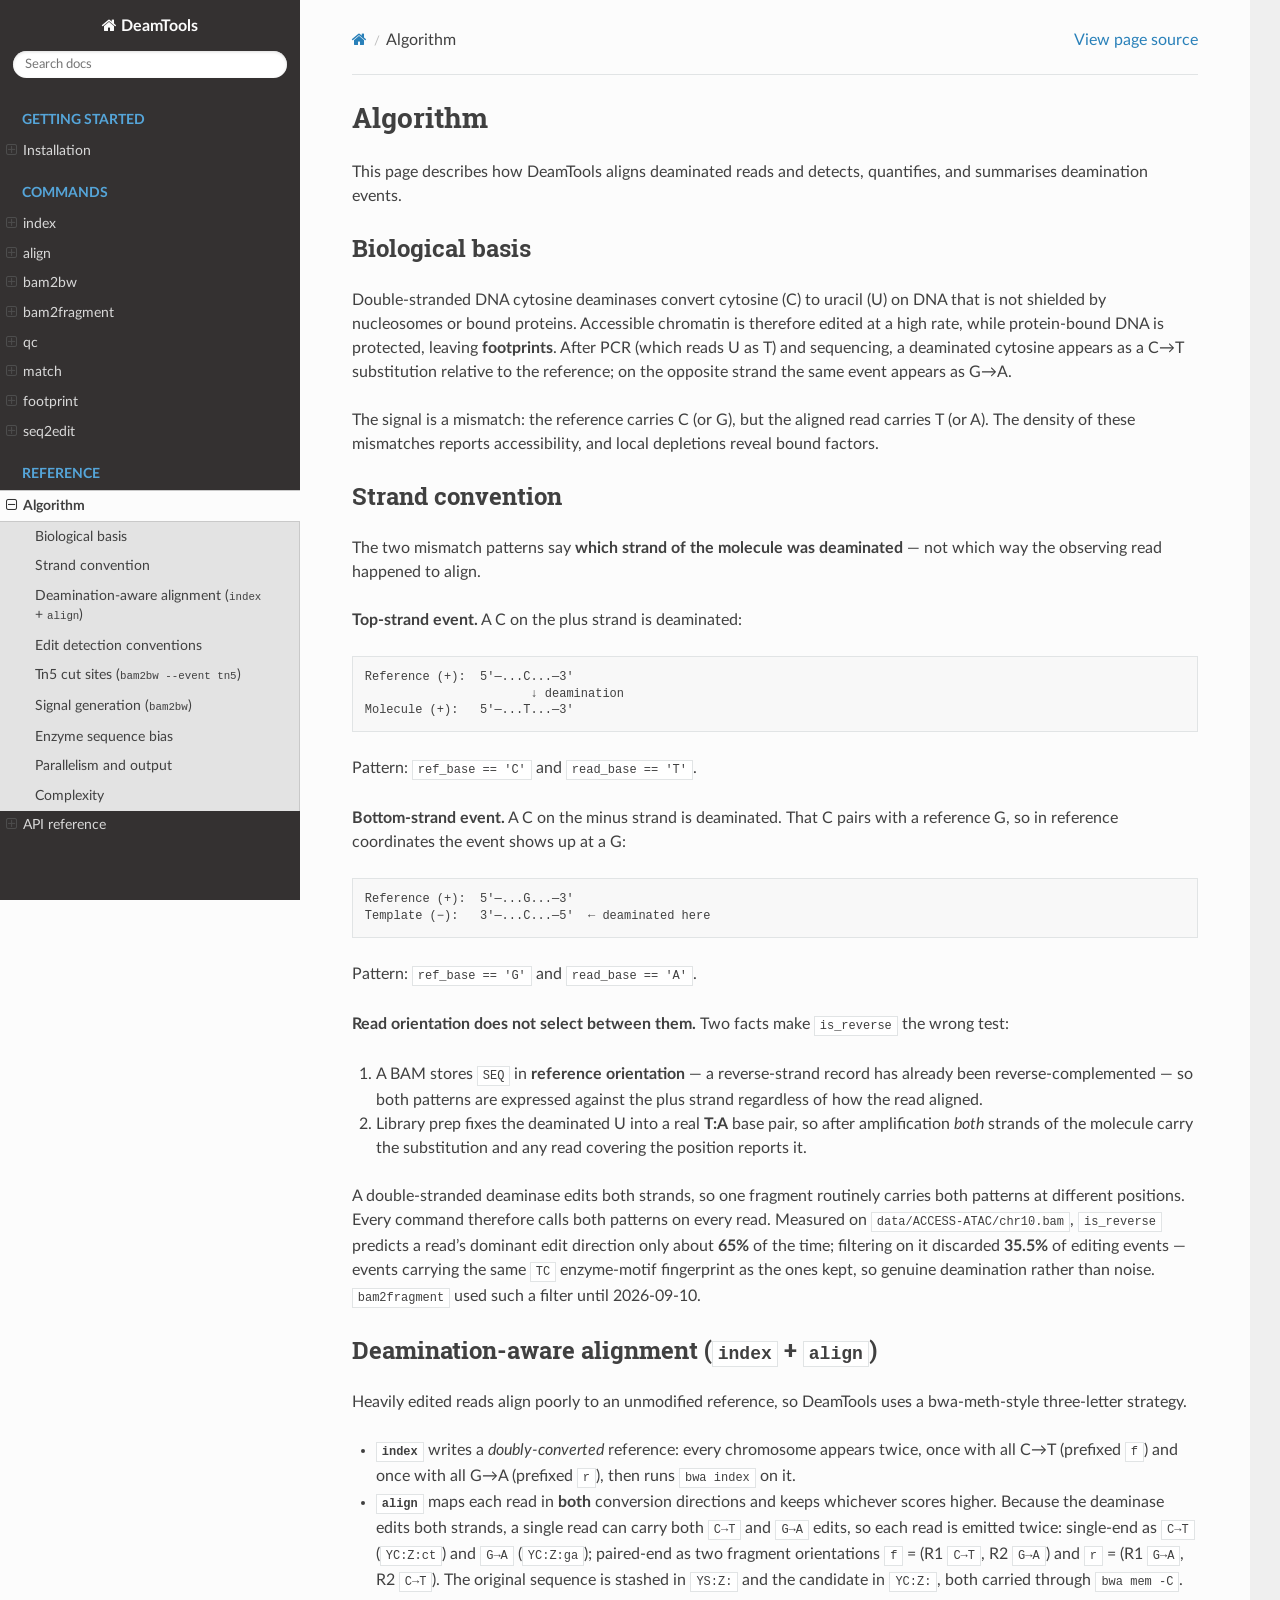
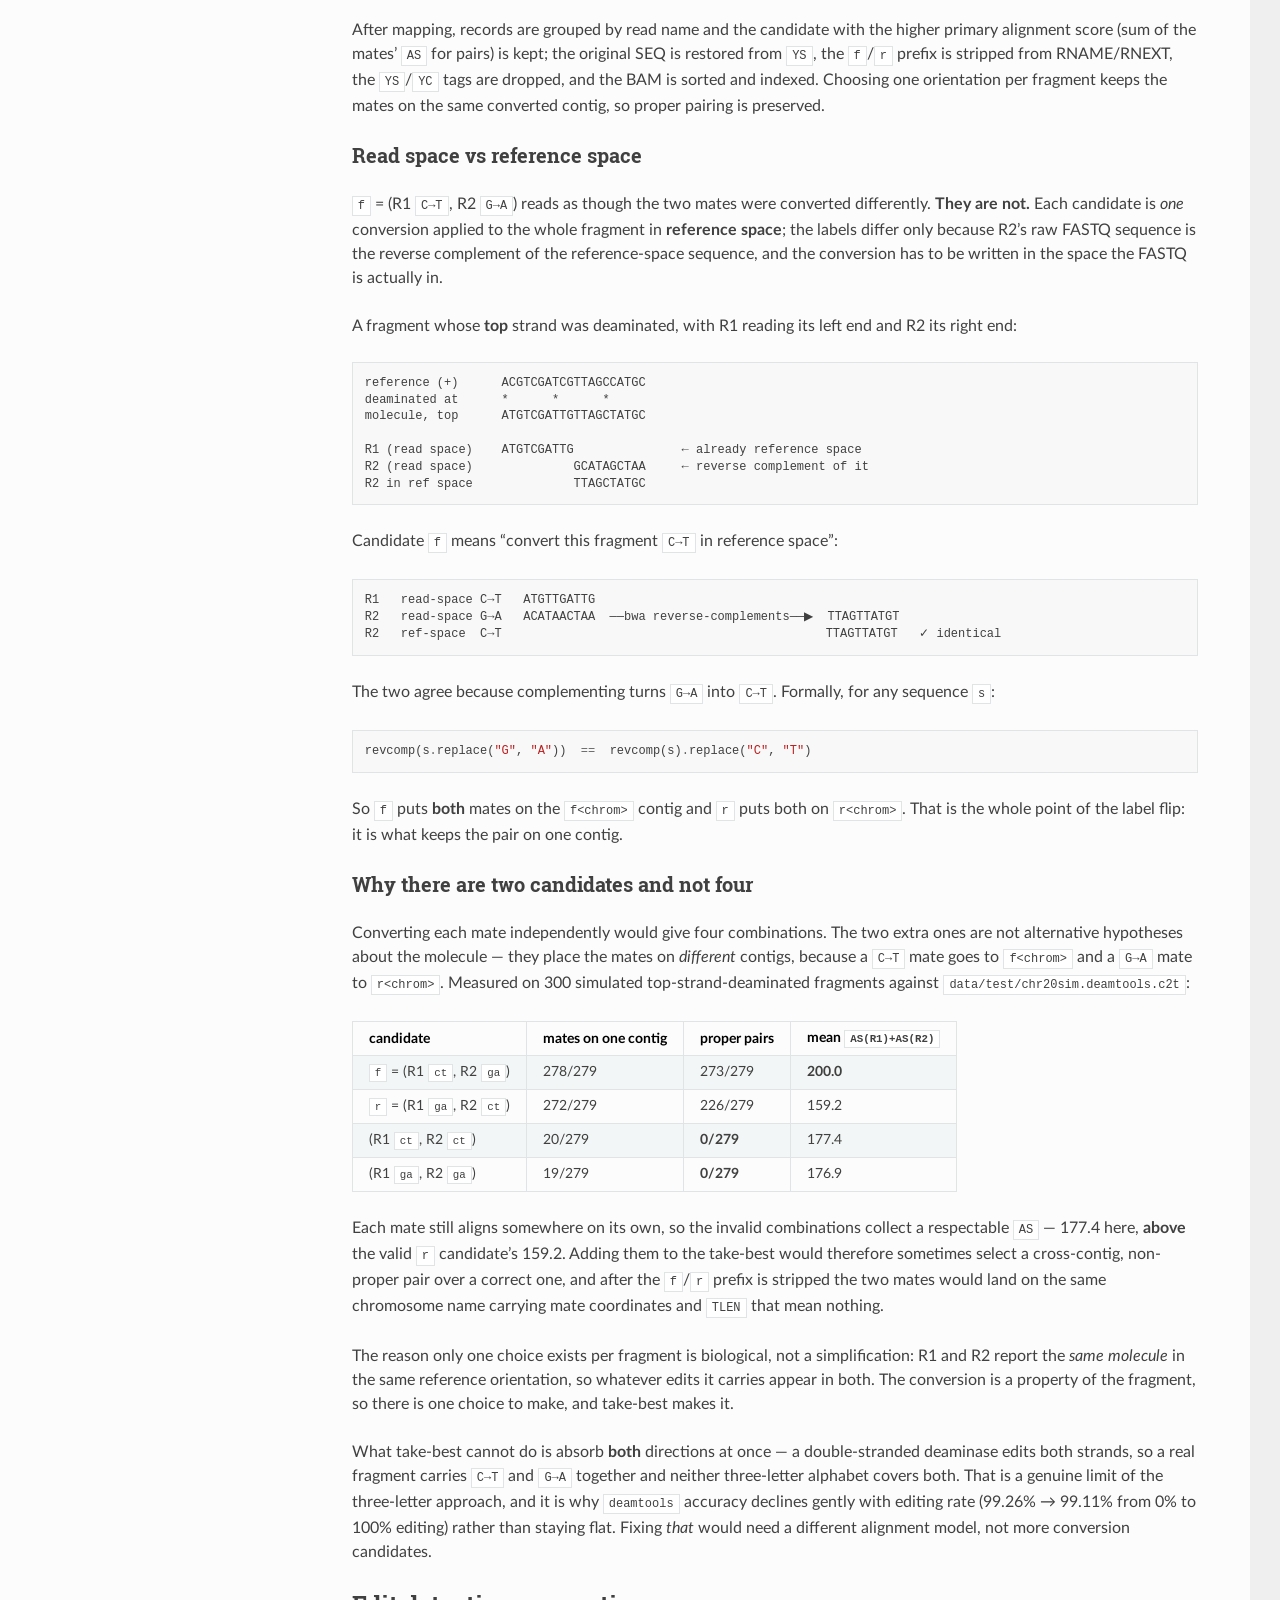
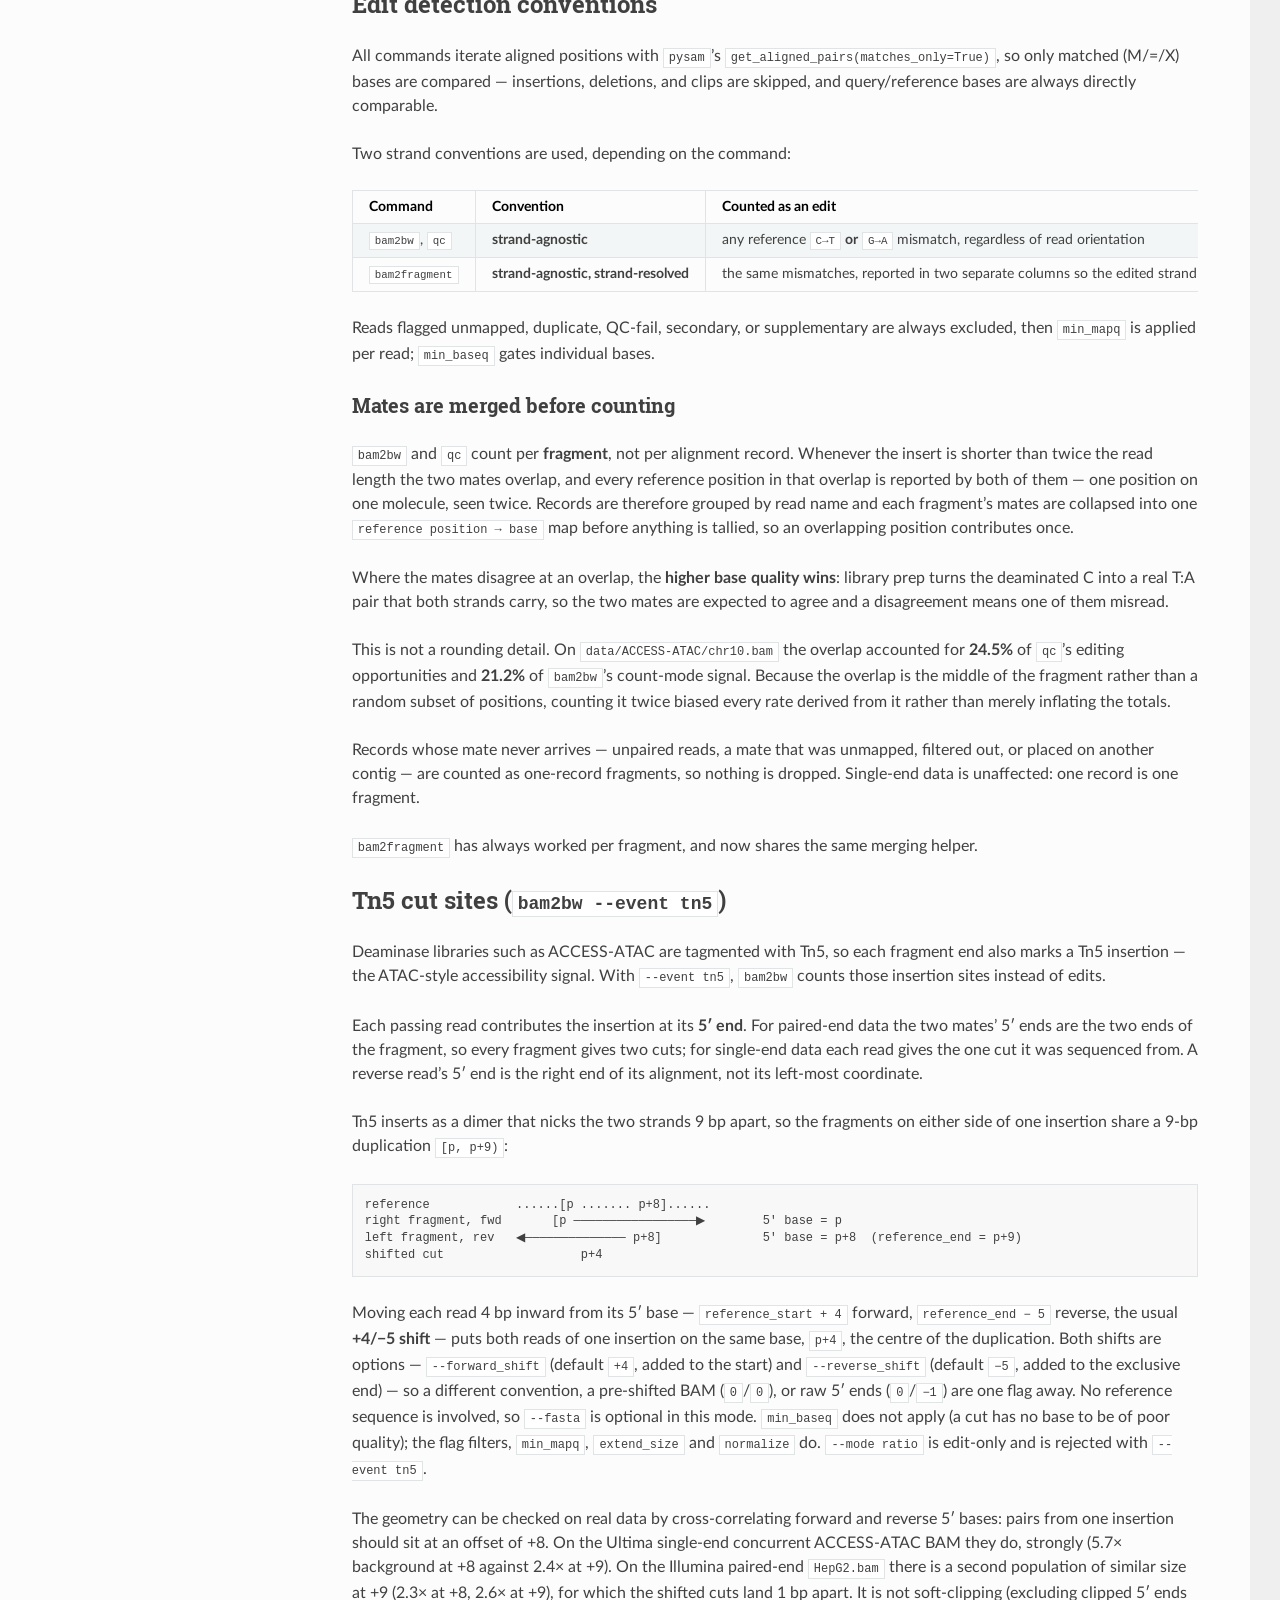
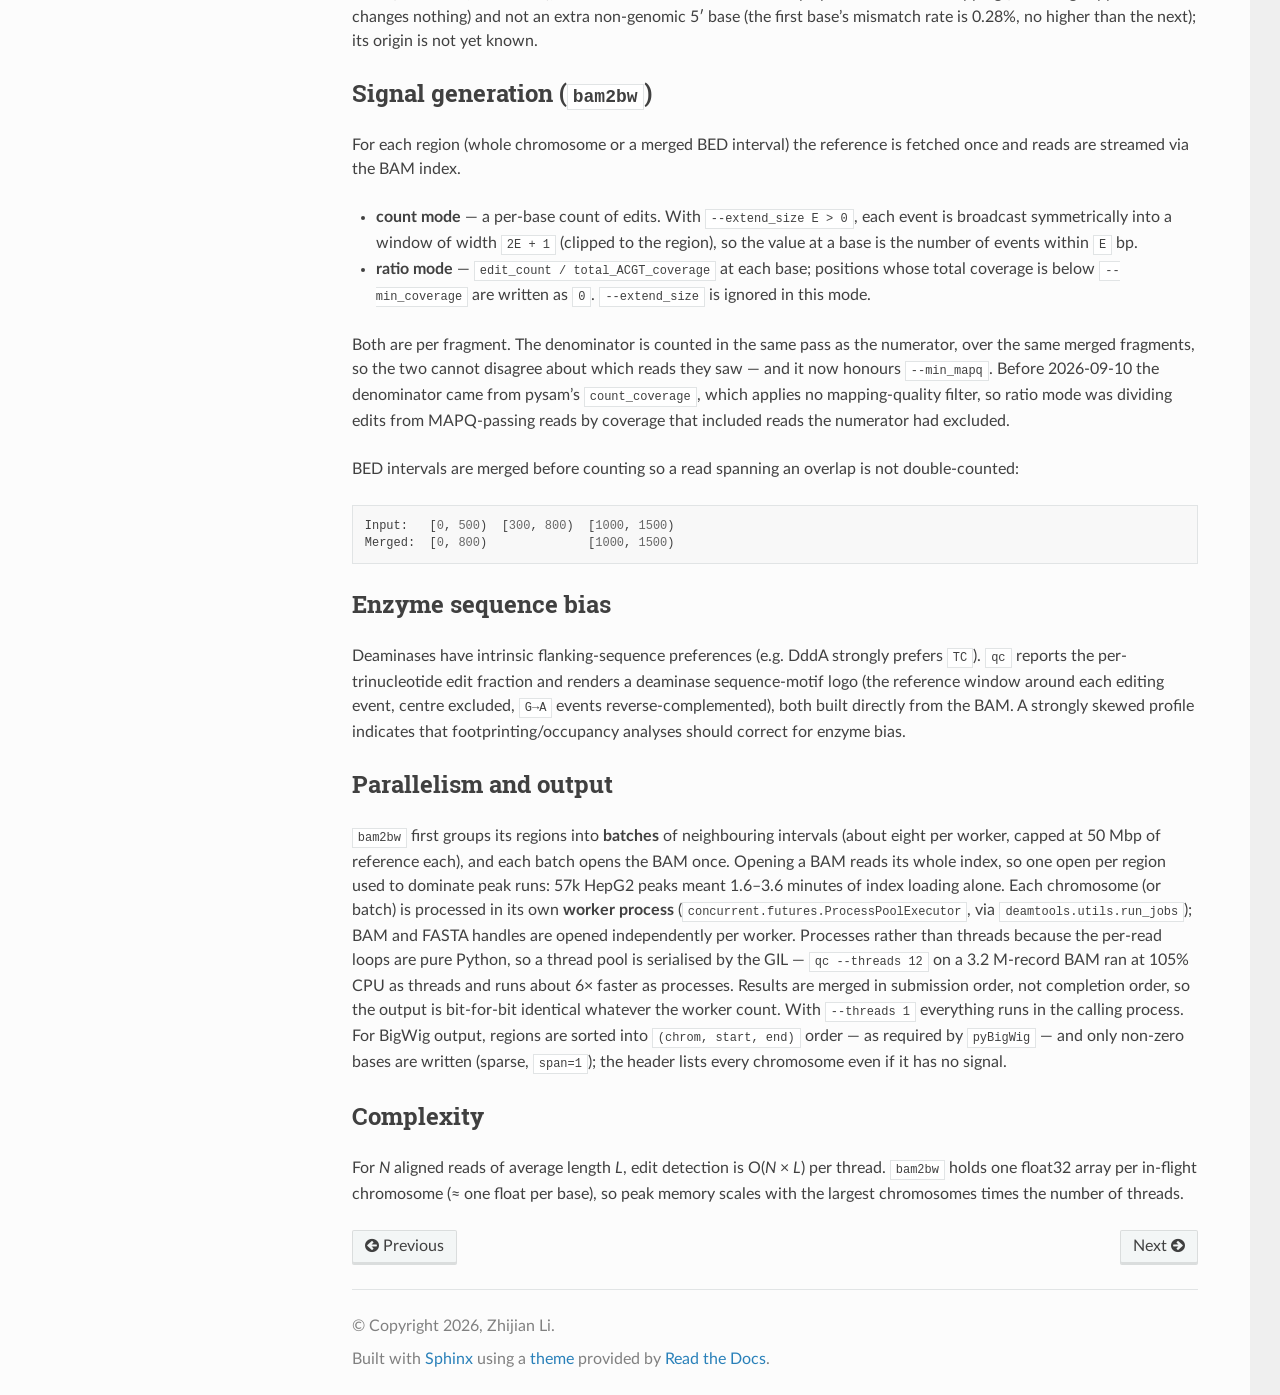
<file: algorithm.html>
<!DOCTYPE html>
<html class="writer-html5" lang="en" data-content_root="./">
<head>
  <meta charset="utf-8" /><meta name="viewport" content="width=device-width, initial-scale=1" />

  <meta name="viewport" content="width=device-width, initial-scale=1.0" />
  <title>Algorithm &mdash; DeamTools</title>
      <link rel="stylesheet" type="text/css" href="_static/pygments.css?v=b86133f3" />
      <link rel="stylesheet" type="text/css" href="_static/css/theme.css?v=9edc463e" />
      <link rel="stylesheet" type="text/css" href="_static/custom.css?v=a7ae4c86" />

  
      <script src="_static/jquery.js?v=5d32c60e"></script>
      <script src="_static/_sphinx_javascript_frameworks_compat.js?v=2cd50e6c"></script>
      <script src="_static/documentation_options.js?v=fd825880"></script>
      <script src="_static/doctools.js?v=fd6eb6e6"></script>
      <script src="_static/sphinx_highlight.js?v=6ffebe34"></script>
    <script src="_static/js/theme.js"></script>
    <link rel="index" title="Index" href="genindex.html" />
    <link rel="search" title="Search" href="search.html" />
    <link rel="next" title="API reference" href="api.html" />
    <link rel="prev" title="seq2edit" href="usage/seq2edit.html" /> 
</head>

<body class="wy-body-for-nav"> 
  <div class="wy-grid-for-nav">
    <nav data-toggle="wy-nav-shift" class="wy-nav-side">
      <div class="wy-side-scroll">
        <div class="wy-side-nav-search" >

          
          
          <a href="index.html" class="icon icon-home">
            DeamTools
          </a>
<div role="search">
  <form id="rtd-search-form" class="wy-form" action="search.html" method="get">
    <input type="text" name="q" placeholder="Search docs" aria-label="Search docs" />
    <input type="hidden" name="check_keywords" value="yes" />
    <input type="hidden" name="area" value="default" />
  </form>
</div>
        </div><div class="wy-menu wy-menu-vertical" data-spy="affix" role="navigation" aria-label="Navigation menu">
              <p class="caption" role="heading"><span class="caption-text">Getting started</span></p>
<ul>
<li class="toctree-l1"><a class="reference internal" href="installation.html">Installation</a><ul>
<li class="toctree-l2"><a class="reference internal" href="installation.html#requirements">Requirements</a></li>
<li class="toctree-l2"><a class="reference internal" href="installation.html#install-deamtools">Install DeamTools</a></li>
<li class="toctree-l2"><a class="reference internal" href="installation.html#python-dependencies">Python dependencies</a></li>
<li class="toctree-l2"><a class="reference internal" href="installation.html#verify-installation">Verify installation</a></li>
<li class="toctree-l2"><a class="reference internal" href="installation.html#running-tests">Running tests</a></li>
</ul>
</li>
</ul>
<p class="caption" role="heading"><span class="caption-text">Commands</span></p>
<ul>
<li class="toctree-l1"><a class="reference internal" href="usage/index.html">index</a><ul>
<li class="toctree-l2"><a class="reference internal" href="usage/index.html#synopsis">Synopsis</a></li>
<li class="toctree-l2"><a class="reference internal" href="usage/index.html#arguments">Arguments</a></li>
<li class="toctree-l2"><a class="reference internal" href="usage/index.html#requirements">Requirements</a></li>
<li class="toctree-l2"><a class="reference internal" href="usage/index.html#how-it-works">How it works</a></li>
<li class="toctree-l2"><a class="reference internal" href="usage/index.html#outputs">Outputs</a></li>
<li class="toctree-l2"><a class="reference internal" href="usage/index.html#examples">Examples</a></li>
<li class="toctree-l2"><a class="reference internal" href="usage/index.html#notes">Notes</a></li>
</ul>
</li>
<li class="toctree-l1"><a class="reference internal" href="usage/align.html">align</a><ul>
<li class="toctree-l2"><a class="reference internal" href="usage/align.html#synopsis">Synopsis</a></li>
<li class="toctree-l2"><a class="reference internal" href="usage/align.html#required-inputs">Required inputs</a></li>
<li class="toctree-l2"><a class="reference internal" href="usage/align.html#optional-arguments">Optional arguments</a></li>
<li class="toctree-l2"><a class="reference internal" href="usage/align.html#requirements">Requirements</a></li>
<li class="toctree-l2"><a class="reference internal" href="usage/align.html#how-it-works">How it works</a></li>
<li class="toctree-l2"><a class="reference internal" href="usage/align.html#examples">Examples</a></li>
<li class="toctree-l2"><a class="reference internal" href="usage/align.html#notes">Notes</a></li>
</ul>
</li>
<li class="toctree-l1"><a class="reference internal" href="usage/bam2bw.html">bam2bw</a><ul>
<li class="toctree-l2"><a class="reference internal" href="usage/bam2bw.html#synopsis">Synopsis</a></li>
<li class="toctree-l2"><a class="reference internal" href="usage/bam2bw.html#required-inputs">Required inputs</a></li>
<li class="toctree-l2"><a class="reference internal" href="usage/bam2bw.html#optional-arguments">Optional arguments</a></li>
<li class="toctree-l2"><a class="reference internal" href="usage/bam2bw.html#input-file-preparation">Input file preparation</a></li>
<li class="toctree-l2"><a class="reference internal" href="usage/bam2bw.html#examples">Examples</a></li>
<li class="toctree-l2"><a class="reference internal" href="usage/bam2bw.html#output">Output</a></li>
<li class="toctree-l2"><a class="reference internal" href="usage/bam2bw.html#choosing-parameters">Choosing parameters</a></li>
</ul>
</li>
<li class="toctree-l1"><a class="reference internal" href="usage/bam2fragment.html">bam2fragment</a><ul>
<li class="toctree-l2"><a class="reference internal" href="usage/bam2fragment.html#synopsis">Synopsis</a></li>
<li class="toctree-l2"><a class="reference internal" href="usage/bam2fragment.html#required-inputs">Required inputs</a></li>
<li class="toctree-l2"><a class="reference internal" href="usage/bam2fragment.html#optional-arguments">Optional arguments</a></li>
<li class="toctree-l2"><a class="reference internal" href="usage/bam2fragment.html#output-format">Output format</a></li>
<li class="toctree-l2"><a class="reference internal" href="usage/bam2fragment.html#examples">Examples</a></li>
<li class="toctree-l2"><a class="reference internal" href="usage/bam2fragment.html#notes">Notes</a></li>
</ul>
</li>
<li class="toctree-l1"><a class="reference internal" href="usage/qc.html">qc</a><ul>
<li class="toctree-l2"><a class="reference internal" href="usage/qc.html#synopsis">Synopsis</a></li>
<li class="toctree-l2"><a class="reference internal" href="usage/qc.html#required-inputs">Required inputs</a></li>
<li class="toctree-l2"><a class="reference internal" href="usage/qc.html#optional-arguments">Optional arguments</a></li>
<li class="toctree-l2"><a class="reference internal" href="usage/qc.html#output-control">Output control</a></li>
<li class="toctree-l2"><a class="reference internal" href="usage/qc.html#input-file-preparation">Input file preparation</a></li>
<li class="toctree-l2"><a class="reference internal" href="usage/qc.html#examples">Examples</a></li>
<li class="toctree-l2"><a class="reference internal" href="usage/qc.html#metrics">Metrics</a></li>
<li class="toctree-l2"><a class="reference internal" href="usage/qc.html#output">Output</a></li>
<li class="toctree-l2"><a class="reference internal" href="usage/qc.html#choosing-parameters">Choosing parameters</a></li>
<li class="toctree-l2"><a class="reference internal" href="usage/qc.html#schema-2-0-definitions-and-missing-values">Schema 2.0: definitions and missing values</a></li>
<li class="toctree-l2"><a class="reference internal" href="usage/qc.html#deaminase-and-alignment-diagnostics">Deaminase and alignment diagnostics</a></li>
<li class="toctree-l2"><a class="reference internal" href="usage/qc.html#compare-multiple-samples">Compare multiple samples</a></li>
<li class="toctree-l2"><a class="reference internal" href="usage/qc.html#interpretation-rules">Interpretation rules</a></li>
<li class="toctree-l2"><a class="reference internal" href="usage/qc.html#portable-directory-output">Portable directory output</a></li>
</ul>
</li>
<li class="toctree-l1"><a class="reference internal" href="usage/match.html">match</a><ul>
<li class="toctree-l2"><a class="reference internal" href="usage/match.html#synopsis">Synopsis</a></li>
<li class="toctree-l2"><a class="reference internal" href="usage/match.html#required-inputs">Required inputs</a></li>
<li class="toctree-l2"><a class="reference internal" href="usage/match.html#optional-arguments">Optional arguments</a></li>
<li class="toctree-l2"><a class="reference internal" href="usage/match.html#requirements">Requirements</a></li>
<li class="toctree-l2"><a class="reference internal" href="usage/match.html#how-it-works">How it works</a></li>
<li class="toctree-l2"><a class="reference internal" href="usage/match.html#output">Output</a></li>
<li class="toctree-l2"><a class="reference internal" href="usage/match.html#examples">Examples</a></li>
<li class="toctree-l2"><a class="reference internal" href="usage/match.html#notes">Notes</a></li>
</ul>
</li>
<li class="toctree-l1"><a class="reference internal" href="usage/footprint.html">footprint</a><ul>
<li class="toctree-l2"><a class="reference internal" href="usage/footprint.html#synopsis">Synopsis</a></li>
<li class="toctree-l2"><a class="reference internal" href="usage/footprint.html#required-inputs">Required inputs</a></li>
<li class="toctree-l2"><a class="reference internal" href="usage/footprint.html#optional-arguments">Optional arguments</a></li>
<li class="toctree-l2"><a class="reference internal" href="usage/footprint.html#how-it-works">How it works</a></li>
<li class="toctree-l2"><a class="reference internal" href="usage/footprint.html#output">Output</a></li>
<li class="toctree-l2"><a class="reference internal" href="usage/footprint.html#examples">Examples</a></li>
<li class="toctree-l2"><a class="reference internal" href="usage/footprint.html#notes">Notes</a></li>
</ul>
</li>
<li class="toctree-l1"><a class="reference internal" href="usage/seq2edit.html">seq2edit</a><ul>
<li class="toctree-l2"><a class="reference internal" href="usage/seq2edit.html#synopsis">Synopsis</a></li>
<li class="toctree-l2"><a class="reference internal" href="usage/seq2edit.html#required-inputs">Required inputs</a></li>
<li class="toctree-l2"><a class="reference internal" href="usage/seq2edit.html#optional-arguments">Optional arguments</a></li>
<li class="toctree-l2"><a class="reference internal" href="usage/seq2edit.html#how-it-works">How it works</a></li>
<li class="toctree-l2"><a class="reference internal" href="usage/seq2edit.html#outputs">Outputs</a></li>
<li class="toctree-l2"><a class="reference internal" href="usage/seq2edit.html#examples">Examples</a></li>
<li class="toctree-l2"><a class="reference internal" href="usage/seq2edit.html#notes">Notes</a></li>
</ul>
</li>
</ul>
<p class="caption" role="heading"><span class="caption-text">Reference</span></p>
<ul class="current">
<li class="toctree-l1 current"><a class="current reference internal" href="#">Algorithm</a><ul>
<li class="toctree-l2"><a class="reference internal" href="#biological-basis">Biological basis</a></li>
<li class="toctree-l2"><a class="reference internal" href="#strand-convention">Strand convention</a></li>
<li class="toctree-l2"><a class="reference internal" href="#deamination-aware-alignment-index-align">Deamination-aware alignment (<code class="docutils literal notranslate"><span class="pre">index</span></code> + <code class="docutils literal notranslate"><span class="pre">align</span></code>)</a></li>
<li class="toctree-l2"><a class="reference internal" href="#edit-detection-conventions">Edit detection conventions</a></li>
<li class="toctree-l2"><a class="reference internal" href="#tn5-cut-sites-bam2bw-event-tn5">Tn5 cut sites (<code class="docutils literal notranslate"><span class="pre">bam2bw</span> <span class="pre">--event</span> <span class="pre">tn5</span></code>)</a></li>
<li class="toctree-l2"><a class="reference internal" href="#signal-generation-bam2bw">Signal generation (<code class="docutils literal notranslate"><span class="pre">bam2bw</span></code>)</a></li>
<li class="toctree-l2"><a class="reference internal" href="#enzyme-sequence-bias">Enzyme sequence bias</a></li>
<li class="toctree-l2"><a class="reference internal" href="#parallelism-and-output">Parallelism and output</a></li>
<li class="toctree-l2"><a class="reference internal" href="#complexity">Complexity</a></li>
</ul>
</li>
<li class="toctree-l1"><a class="reference internal" href="api.html">API reference</a><ul>
<li class="toctree-l2"><a class="reference internal" href="api.html#deamtools-align-index"><code class="docutils literal notranslate"><span class="pre">deamtools.align.index</span></code></a></li>
<li class="toctree-l2"><a class="reference internal" href="api.html#deamtools-align-align"><code class="docutils literal notranslate"><span class="pre">deamtools.align.align</span></code></a></li>
<li class="toctree-l2"><a class="reference internal" href="api.html#deamtools-preprocessing-bam2bw"><code class="docutils literal notranslate"><span class="pre">deamtools.preprocessing.bam2bw</span></code></a></li>
<li class="toctree-l2"><a class="reference internal" href="api.html#deamtools-preprocessing-bam2fragment"><code class="docutils literal notranslate"><span class="pre">deamtools.preprocessing.bam2fragment</span></code></a></li>
<li class="toctree-l2"><a class="reference internal" href="api.html#deamtools-qc"><code class="docutils literal notranslate"><span class="pre">deamtools.qc</span></code></a></li>
<li class="toctree-l2"><a class="reference internal" href="api.html#deamtools-motif-match"><code class="docutils literal notranslate"><span class="pre">deamtools.motif.match</span></code></a></li>
<li class="toctree-l2"><a class="reference internal" href="api.html#deamtools-footprint"><code class="docutils literal notranslate"><span class="pre">deamtools.footprint</span></code></a></li>
<li class="toctree-l2"><a class="reference internal" href="api.html#deamtools-utils"><code class="docutils literal notranslate"><span class="pre">deamtools.utils</span></code></a></li>
</ul>
</li>
</ul>

        </div>
      </div>
    </nav>

    <section data-toggle="wy-nav-shift" class="wy-nav-content-wrap"><nav class="wy-nav-top" aria-label="Mobile navigation menu" >
          <i data-toggle="wy-nav-top" class="fa fa-bars"></i>
          <a href="index.html">DeamTools</a>
      </nav>

      <div class="wy-nav-content">
        <div class="rst-content">
          <div role="navigation" aria-label="Page navigation">
  <ul class="wy-breadcrumbs">
      <li><a href="index.html" class="icon icon-home" aria-label="Home"></a></li>
      <li class="breadcrumb-item active">Algorithm</li>
      <li class="wy-breadcrumbs-aside">
            <a href="_sources/algorithm.md.txt" rel="nofollow"> View page source</a>
      </li>
  </ul>
  <hr/>
</div>
          <div role="main" class="document" itemscope="itemscope" itemtype="http://schema.org/Article">
           <div itemprop="articleBody">
             
  <section id="algorithm">
<h1>Algorithm<a class="headerlink" href="#algorithm" title="Link to this heading"></a></h1>
<p>This page describes how DeamTools aligns deaminated reads and detects, quantifies, and summarises deamination events.</p>
<section id="biological-basis">
<h2>Biological basis<a class="headerlink" href="#biological-basis" title="Link to this heading"></a></h2>
<p>Double-stranded DNA cytosine deaminases convert cytosine (C) to uracil (U) on DNA that is not shielded by nucleosomes or bound proteins. Accessible chromatin is therefore edited at a high rate, while protein-bound DNA is protected, leaving <strong>footprints</strong>. After PCR (which reads U as T) and sequencing, a deaminated cytosine appears as a C→T substitution relative to the reference; on the opposite strand the same event appears as G→A.</p>
<p>The signal is a mismatch: the reference carries C (or G), but the aligned read carries T (or A). The density of these mismatches reports accessibility, and local depletions reveal bound factors.</p>
</section>
<section id="strand-convention">
<h2>Strand convention<a class="headerlink" href="#strand-convention" title="Link to this heading"></a></h2>
<p>The two mismatch patterns say <strong>which strand of the molecule was deaminated</strong> — not which way the observing read happened to align.</p>
<p><strong>Top-strand event.</strong> A C on the plus strand is deaminated:</p>
<div class="highlight-default notranslate"><div class="highlight"><pre><span></span>Reference (+):  5'—...C...—3'
                       ↓ deamination
Molecule (+):   5'—...T...—3'
</pre></div>
</div>
<p>Pattern: <code class="docutils literal notranslate"><span class="pre">ref_base</span> <span class="pre">==</span> <span class="pre">'C'</span></code> and <code class="docutils literal notranslate"><span class="pre">read_base</span> <span class="pre">==</span> <span class="pre">'T'</span></code>.</p>
<p><strong>Bottom-strand event.</strong> A C on the minus strand is deaminated. That C pairs with a reference G, so in reference coordinates the event shows up at a G:</p>
<div class="highlight-default notranslate"><div class="highlight"><pre><span></span>Reference (+):  5'—...G...—3'
Template (−):   3'—...C...—5'  ← deaminated here
</pre></div>
</div>
<p>Pattern: <code class="docutils literal notranslate"><span class="pre">ref_base</span> <span class="pre">==</span> <span class="pre">'G'</span></code> and <code class="docutils literal notranslate"><span class="pre">read_base</span> <span class="pre">==</span> <span class="pre">'A'</span></code>.</p>
<p><strong>Read orientation does not select between them.</strong> Two facts make <code class="docutils literal notranslate"><span class="pre">is_reverse</span></code> the wrong test:</p>
<ol class="arabic simple">
<li><p>A BAM stores <code class="docutils literal notranslate"><span class="pre">SEQ</span></code> in <strong>reference orientation</strong> — a reverse-strand record has already been reverse-complemented — so both patterns are expressed against the plus strand regardless of how the read aligned.</p></li>
<li><p>Library prep fixes the deaminated U into a real <strong>T:A</strong> base pair, so after amplification <em>both</em> strands of the molecule carry the substitution and any read covering the position reports it.</p></li>
</ol>
<p>A double-stranded deaminase edits both strands, so one fragment routinely carries both patterns at different positions. Every command therefore calls both patterns on every read. Measured on <code class="docutils literal notranslate"><span class="pre">data/ACCESS-ATAC/chr10.bam</span></code>, <code class="docutils literal notranslate"><span class="pre">is_reverse</span></code> predicts a read’s dominant edit direction only about <strong>65%</strong> of the time; filtering on it discarded <strong>35.5%</strong> of editing events — events carrying the same <code class="docutils literal notranslate"><span class="pre">TC</span></code> enzyme-motif fingerprint as the ones kept, so genuine deamination rather than noise. <code class="docutils literal notranslate"><span class="pre">bam2fragment</span></code> used such a filter until 2026-09-10.</p>
</section>
<section id="deamination-aware-alignment-index-align">
<h2>Deamination-aware alignment (<code class="docutils literal notranslate"><span class="pre">index</span></code> + <code class="docutils literal notranslate"><span class="pre">align</span></code>)<a class="headerlink" href="#deamination-aware-alignment-index-align" title="Link to this heading"></a></h2>
<p>Heavily edited reads align poorly to an unmodified reference, so DeamTools uses a bwa-meth-style three-letter strategy.</p>
<ul class="simple">
<li><p><strong><code class="docutils literal notranslate"><span class="pre">index</span></code></strong> writes a <em>doubly-converted</em> reference: every chromosome appears twice, once with all C→T (prefixed <code class="docutils literal notranslate"><span class="pre">f</span></code>) and once with all G→A (prefixed <code class="docutils literal notranslate"><span class="pre">r</span></code>), then runs <code class="docutils literal notranslate"><span class="pre">bwa</span> <span class="pre">index</span></code> on it.</p></li>
<li><p><strong><code class="docutils literal notranslate"><span class="pre">align</span></code></strong> maps each read in <strong>both</strong> conversion directions and keeps whichever scores higher. Because the deaminase edits both strands, a single read can carry both <code class="docutils literal notranslate"><span class="pre">C→T</span></code> and <code class="docutils literal notranslate"><span class="pre">G→A</span></code> edits, so each read is emitted twice: single-end as <code class="docutils literal notranslate"><span class="pre">C→T</span></code> (<code class="docutils literal notranslate"><span class="pre">YC:Z:ct</span></code>) and <code class="docutils literal notranslate"><span class="pre">G→A</span></code> (<code class="docutils literal notranslate"><span class="pre">YC:Z:ga</span></code>); paired-end as two fragment orientations <code class="docutils literal notranslate"><span class="pre">f</span></code> = (R1 <code class="docutils literal notranslate"><span class="pre">C→T</span></code>, R2 <code class="docutils literal notranslate"><span class="pre">G→A</span></code>) and <code class="docutils literal notranslate"><span class="pre">r</span></code> = (R1 <code class="docutils literal notranslate"><span class="pre">G→A</span></code>, R2 <code class="docutils literal notranslate"><span class="pre">C→T</span></code>). The original sequence is stashed in <code class="docutils literal notranslate"><span class="pre">YS:Z:</span></code> and the candidate in <code class="docutils literal notranslate"><span class="pre">YC:Z:</span></code>, both carried through <code class="docutils literal notranslate"><span class="pre">bwa</span> <span class="pre">mem</span> <span class="pre">-C</span></code>.</p></li>
</ul>
<p>After mapping, records are grouped by read name and the candidate with the higher primary alignment score (sum of the mates’ <code class="docutils literal notranslate"><span class="pre">AS</span></code> for pairs) is kept; the original SEQ is restored from <code class="docutils literal notranslate"><span class="pre">YS</span></code>, the <code class="docutils literal notranslate"><span class="pre">f</span></code>/<code class="docutils literal notranslate"><span class="pre">r</span></code> prefix is stripped from RNAME/RNEXT, the <code class="docutils literal notranslate"><span class="pre">YS</span></code>/<code class="docutils literal notranslate"><span class="pre">YC</span></code> tags are dropped, and the BAM is sorted and indexed. Choosing one orientation per fragment keeps the mates on the same converted contig, so proper pairing is preserved.</p>
<section id="read-space-vs-reference-space">
<h3>Read space vs reference space<a class="headerlink" href="#read-space-vs-reference-space" title="Link to this heading"></a></h3>
<p><code class="docutils literal notranslate"><span class="pre">f</span></code> = (R1 <code class="docutils literal notranslate"><span class="pre">C→T</span></code>, R2 <code class="docutils literal notranslate"><span class="pre">G→A</span></code>) reads as though the two mates were converted
differently. <strong>They are not.</strong> Each candidate is <em>one</em> conversion applied to the
whole fragment in <strong>reference space</strong>; the labels differ only because R2’s raw
FASTQ sequence is the reverse complement of the reference-space sequence, and
the conversion has to be written in the space the FASTQ is actually in.</p>
<p>A fragment whose <strong>top</strong> strand was deaminated, with R1 reading its left end and
R2 its right end:</p>
<div class="highlight-default notranslate"><div class="highlight"><pre><span></span>reference (+)      ACGTCGATCGTTAGCCATGC
deaminated at      *      *      *
molecule, top      ATGTCGATTGTTAGCTATGC

R1 (read space)    ATGTCGATTG               ← already reference space
R2 (read space)              GCATAGCTAA     ← reverse complement of it
R2 in ref space              TTAGCTATGC
</pre></div>
</div>
<p>Candidate <code class="docutils literal notranslate"><span class="pre">f</span></code> means “convert this fragment <code class="docutils literal notranslate"><span class="pre">C→T</span></code> in reference space”:</p>
<div class="highlight-default notranslate"><div class="highlight"><pre><span></span>R1   read-space C→T   ATGTTGATTG
R2   read-space G→A   ACATAACTAA  ──bwa reverse-complements──▶  TTAGTTATGT
R2   ref-space  C→T                                             TTAGTTATGT   ✓ identical
</pre></div>
</div>
<p>The two agree because complementing turns <code class="docutils literal notranslate"><span class="pre">G→A</span></code> into <code class="docutils literal notranslate"><span class="pre">C→T</span></code>. Formally, for any
sequence <code class="docutils literal notranslate"><span class="pre">s</span></code>:</p>
<div class="highlight-default notranslate"><div class="highlight"><pre><span></span><span class="n">revcomp</span><span class="p">(</span><span class="n">s</span><span class="o">.</span><span class="n">replace</span><span class="p">(</span><span class="s2">"G"</span><span class="p">,</span> <span class="s2">"A"</span><span class="p">))</span>  <span class="o">==</span>  <span class="n">revcomp</span><span class="p">(</span><span class="n">s</span><span class="p">)</span><span class="o">.</span><span class="n">replace</span><span class="p">(</span><span class="s2">"C"</span><span class="p">,</span> <span class="s2">"T"</span><span class="p">)</span>
</pre></div>
</div>
<p>So <code class="docutils literal notranslate"><span class="pre">f</span></code> puts <strong>both</strong> mates on the <code class="docutils literal notranslate"><span class="pre">f&lt;chrom&gt;</span></code> contig and <code class="docutils literal notranslate"><span class="pre">r</span></code> puts both on
<code class="docutils literal notranslate"><span class="pre">r&lt;chrom&gt;</span></code>. That is the whole point of the label flip: it is what keeps the pair
on one contig.</p>
</section>
<section id="why-there-are-two-candidates-and-not-four">
<h3>Why there are two candidates and not four<a class="headerlink" href="#why-there-are-two-candidates-and-not-four" title="Link to this heading"></a></h3>
<p>Converting each mate independently would give four combinations. The two extra
ones are not alternative hypotheses about the molecule — they place the mates on
<em>different</em> contigs, because a <code class="docutils literal notranslate"><span class="pre">C→T</span></code> mate goes to <code class="docutils literal notranslate"><span class="pre">f&lt;chrom&gt;</span></code> and a <code class="docutils literal notranslate"><span class="pre">G→A</span></code> mate to
<code class="docutils literal notranslate"><span class="pre">r&lt;chrom&gt;</span></code>. Measured on 300 simulated top-strand-deaminated fragments against
<code class="docutils literal notranslate"><span class="pre">data/test/chr20sim.deamtools.c2t</span></code>:</p>
<table class="docutils align-default">
<thead>
<tr class="row-odd"><th class="head"><p>candidate</p></th>
<th class="head"><p>mates on one contig</p></th>
<th class="head"><p>proper pairs</p></th>
<th class="head"><p>mean <code class="docutils literal notranslate"><span class="pre">AS(R1)+AS(R2)</span></code></p></th>
</tr>
</thead>
<tbody>
<tr class="row-even"><td><p><code class="docutils literal notranslate"><span class="pre">f</span></code> = (R1 <code class="docutils literal notranslate"><span class="pre">ct</span></code>, R2 <code class="docutils literal notranslate"><span class="pre">ga</span></code>)</p></td>
<td><p>278/279</p></td>
<td><p>273/279</p></td>
<td><p><strong>200.0</strong></p></td>
</tr>
<tr class="row-odd"><td><p><code class="docutils literal notranslate"><span class="pre">r</span></code> = (R1 <code class="docutils literal notranslate"><span class="pre">ga</span></code>, R2 <code class="docutils literal notranslate"><span class="pre">ct</span></code>)</p></td>
<td><p>272/279</p></td>
<td><p>226/279</p></td>
<td><p>159.2</p></td>
</tr>
<tr class="row-even"><td><p>(R1 <code class="docutils literal notranslate"><span class="pre">ct</span></code>, R2 <code class="docutils literal notranslate"><span class="pre">ct</span></code>)</p></td>
<td><p>20/279</p></td>
<td><p><strong>0/279</strong></p></td>
<td><p>177.4</p></td>
</tr>
<tr class="row-odd"><td><p>(R1 <code class="docutils literal notranslate"><span class="pre">ga</span></code>, R2 <code class="docutils literal notranslate"><span class="pre">ga</span></code>)</p></td>
<td><p>19/279</p></td>
<td><p><strong>0/279</strong></p></td>
<td><p>176.9</p></td>
</tr>
</tbody>
</table>
<p>Each mate still aligns somewhere on its own, so the invalid combinations collect
a respectable <code class="docutils literal notranslate"><span class="pre">AS</span></code> — 177.4 here, <strong>above</strong> the valid <code class="docutils literal notranslate"><span class="pre">r</span></code> candidate’s 159.2. Adding
them to the take-best would therefore sometimes select a cross-contig,
non-proper pair over a correct one, and after the <code class="docutils literal notranslate"><span class="pre">f</span></code>/<code class="docutils literal notranslate"><span class="pre">r</span></code> prefix is stripped the
two mates would land on the same chromosome name carrying mate coordinates and
<code class="docutils literal notranslate"><span class="pre">TLEN</span></code> that mean nothing.</p>
<p>The reason only one choice exists per fragment is biological, not a
simplification: R1 and R2 report the <em>same molecule</em> in the same reference
orientation, so whatever edits it carries appear in both. The conversion is a
property of the fragment, so there is one choice to make, and take-best makes it.</p>
<p>What take-best cannot do is absorb <strong>both</strong> directions at once — a
double-stranded deaminase edits both strands, so a real fragment carries <code class="docutils literal notranslate"><span class="pre">C→T</span></code>
and <code class="docutils literal notranslate"><span class="pre">G→A</span></code> together and neither three-letter alphabet covers both. That is a
genuine limit of the three-letter approach, and it is why <code class="docutils literal notranslate"><span class="pre">deamtools</span></code> accuracy
declines gently with editing rate (99.26% → 99.11% from 0% to 100% editing)
rather than staying flat. Fixing <em>that</em> would need a different alignment model,
not more conversion candidates.</p>
</section>
</section>
<section id="edit-detection-conventions">
<h2>Edit detection conventions<a class="headerlink" href="#edit-detection-conventions" title="Link to this heading"></a></h2>
<p>All commands iterate aligned positions with <code class="docutils literal notranslate"><span class="pre">pysam</span></code>’s <code class="docutils literal notranslate"><span class="pre">get_aligned_pairs(matches_only=True)</span></code>, so only matched (M/=/X) bases are compared — insertions, deletions, and clips are skipped, and query/reference bases are always directly comparable.</p>
<p>Two strand conventions are used, depending on the command:</p>
<table class="docutils align-default">
<thead>
<tr class="row-odd"><th class="head"><p>Command</p></th>
<th class="head"><p>Convention</p></th>
<th class="head"><p>Counted as an edit</p></th>
</tr>
</thead>
<tbody>
<tr class="row-even"><td><p><code class="docutils literal notranslate"><span class="pre">bam2bw</span></code>, <code class="docutils literal notranslate"><span class="pre">qc</span></code></p></td>
<td><p><strong>strand-agnostic</strong></p></td>
<td><p>any reference <code class="docutils literal notranslate"><span class="pre">C→T</span></code> <strong>or</strong> <code class="docutils literal notranslate"><span class="pre">G→A</span></code> mismatch, regardless of read orientation</p></td>
</tr>
<tr class="row-odd"><td><p><code class="docutils literal notranslate"><span class="pre">bam2fragment</span></code></p></td>
<td><p><strong>strand-agnostic, strand-resolved</strong></p></td>
<td><p>the same mismatches, reported in two separate columns so the edited strand is preserved</p></td>
</tr>
</tbody>
</table>
<p>Reads flagged unmapped, duplicate, QC-fail, secondary, or supplementary are always excluded, then <code class="docutils literal notranslate"><span class="pre">min_mapq</span></code> is applied per read; <code class="docutils literal notranslate"><span class="pre">min_baseq</span></code> gates individual bases.</p>
<section id="mates-are-merged-before-counting">
<h3>Mates are merged before counting<a class="headerlink" href="#mates-are-merged-before-counting" title="Link to this heading"></a></h3>
<p><code class="docutils literal notranslate"><span class="pre">bam2bw</span></code> and <code class="docutils literal notranslate"><span class="pre">qc</span></code> count per <strong>fragment</strong>, not per alignment record. Whenever the insert is shorter than twice the read length the two mates overlap, and every reference position in that overlap is reported by both of them — one position on one molecule, seen twice. Records are therefore grouped by read name and each fragment’s mates are collapsed into one <code class="docutils literal notranslate"><span class="pre">reference</span> <span class="pre">position</span> <span class="pre">→</span> <span class="pre">base</span></code> map before anything is tallied, so an overlapping position contributes once.</p>
<p>Where the mates disagree at an overlap, the <strong>higher base quality wins</strong>: library prep turns the deaminated C into a real T:A pair that both strands carry, so the two mates are expected to agree and a disagreement means one of them misread.</p>
<p>This is not a rounding detail. On <code class="docutils literal notranslate"><span class="pre">data/ACCESS-ATAC/chr10.bam</span></code> the overlap accounted for <strong>24.5%</strong> of <code class="docutils literal notranslate"><span class="pre">qc</span></code>’s editing opportunities and <strong>21.2%</strong> of <code class="docutils literal notranslate"><span class="pre">bam2bw</span></code>’s count-mode signal. Because the overlap is the middle of the fragment rather than a random subset of positions, counting it twice biased every rate derived from it rather than merely inflating the totals.</p>
<p>Records whose mate never arrives — unpaired reads, a mate that was unmapped, filtered out, or placed on another contig — are counted as one-record fragments, so nothing is dropped. Single-end data is unaffected: one record is one fragment.</p>
<p><code class="docutils literal notranslate"><span class="pre">bam2fragment</span></code> has always worked per fragment, and now shares the same merging helper.</p>
</section>
</section>
<section id="tn5-cut-sites-bam2bw-event-tn5">
<h2>Tn5 cut sites (<code class="docutils literal notranslate"><span class="pre">bam2bw</span> <span class="pre">--event</span> <span class="pre">tn5</span></code>)<a class="headerlink" href="#tn5-cut-sites-bam2bw-event-tn5" title="Link to this heading"></a></h2>
<p>Deaminase libraries such as ACCESS-ATAC are tagmented with Tn5, so each fragment
end also marks a Tn5 insertion — the ATAC-style accessibility signal. With
<code class="docutils literal notranslate"><span class="pre">--event</span> <span class="pre">tn5</span></code>, <code class="docutils literal notranslate"><span class="pre">bam2bw</span></code> counts those insertion sites instead of edits.</p>
<p>Each passing read contributes the insertion at its <strong>5′ end</strong>. For paired-end data
the two mates’ 5′ ends are the two ends of the fragment, so every fragment gives
two cuts; for single-end data each read gives the one cut it was sequenced from.
A reverse read’s 5′ end is the right end of its alignment, not its left-most
coordinate.</p>
<p>Tn5 inserts as a dimer that nicks the two strands 9 bp apart, so the fragments on
either side of one insertion share a 9-bp duplication <code class="docutils literal notranslate"><span class="pre">[p,</span> <span class="pre">p+9)</span></code>:</p>
<div class="highlight-default notranslate"><div class="highlight"><pre><span></span>reference            ......[p ....... p+8]......
right fragment, fwd       [p ─────────────────▶        5′ base = p
left fragment, rev   ◀────────────── p+8]              5′ base = p+8  (reference_end = p+9)
shifted cut                   p+4
</pre></div>
</div>
<p>Moving each read 4 bp inward from its 5′ base — <code class="docutils literal notranslate"><span class="pre">reference_start</span> <span class="pre">+</span> <span class="pre">4</span></code> forward,
<code class="docutils literal notranslate"><span class="pre">reference_end</span> <span class="pre">−</span> <span class="pre">5</span></code> reverse, the usual <strong>+4/−5 shift</strong> — puts both reads of one
insertion on the same base, <code class="docutils literal notranslate"><span class="pre">p+4</span></code>, the centre of the duplication. Both shifts are options — <code class="docutils literal notranslate"><span class="pre">--forward_shift</span></code> (default <code class="docutils literal notranslate"><span class="pre">+4</span></code>, added to the start) and <code class="docutils literal notranslate"><span class="pre">--reverse_shift</span></code> (default <code class="docutils literal notranslate"><span class="pre">−5</span></code>, added to the exclusive end) — so a different convention, a pre-shifted BAM (<code class="docutils literal notranslate"><span class="pre">0</span></code>/<code class="docutils literal notranslate"><span class="pre">0</span></code>), or raw 5′ ends (<code class="docutils literal notranslate"><span class="pre">0</span></code>/<code class="docutils literal notranslate"><span class="pre">−1</span></code>) are one flag away. No reference sequence is involved, so <code class="docutils literal notranslate"><span class="pre">--fasta</span></code> is optional in this mode. <code class="docutils literal notranslate"><span class="pre">min_baseq</span></code>
does not apply (a cut has no base to be of poor quality); the flag filters,
<code class="docutils literal notranslate"><span class="pre">min_mapq</span></code>, <code class="docutils literal notranslate"><span class="pre">extend_size</span></code> and <code class="docutils literal notranslate"><span class="pre">normalize</span></code> do. <code class="docutils literal notranslate"><span class="pre">--mode</span> <span class="pre">ratio</span></code> is edit-only and is
rejected with <code class="docutils literal notranslate"><span class="pre">--event</span> <span class="pre">tn5</span></code>.</p>
<p>The geometry can be checked on real data by cross-correlating forward and reverse
5′ bases: pairs from one insertion should sit at an offset of +8. On the Ultima
single-end concurrent ACCESS-ATAC BAM they do, strongly (5.7× background at +8
against 2.4× at +9). On the Illumina paired-end <code class="docutils literal notranslate"><span class="pre">HepG2.bam</span></code> there is a second
population of similar size at +9 (2.3× at +8, 2.6× at +9), for which the shifted
cuts land 1 bp apart. It is not soft-clipping (excluding clipped 5′ ends changes
nothing) and not an extra non-genomic 5′ base (the first base’s mismatch rate is
0.28%, no higher than the next); its origin is not yet known.</p>
</section>
<section id="signal-generation-bam2bw">
<h2>Signal generation (<code class="docutils literal notranslate"><span class="pre">bam2bw</span></code>)<a class="headerlink" href="#signal-generation-bam2bw" title="Link to this heading"></a></h2>
<p>For each region (whole chromosome or a merged BED interval) the reference is fetched once and reads are streamed via the BAM index.</p>
<ul class="simple">
<li><p><strong>count mode</strong> — a per-base count of edits. With <code class="docutils literal notranslate"><span class="pre">--extend_size</span> <span class="pre">E</span> <span class="pre">&gt;</span> <span class="pre">0</span></code>, each event is broadcast symmetrically into a window of width <code class="docutils literal notranslate"><span class="pre">2E</span> <span class="pre">+</span> <span class="pre">1</span></code> (clipped to the region), so the value at a base is the number of events within <code class="docutils literal notranslate"><span class="pre">E</span></code> bp.</p></li>
<li><p><strong>ratio mode</strong> — <code class="docutils literal notranslate"><span class="pre">edit_count</span> <span class="pre">/</span> <span class="pre">total_ACGT_coverage</span></code> at each base; positions whose total coverage is below <code class="docutils literal notranslate"><span class="pre">--min_coverage</span></code> are written as <code class="docutils literal notranslate"><span class="pre">0</span></code>. <code class="docutils literal notranslate"><span class="pre">--extend_size</span></code> is ignored in this mode.</p></li>
</ul>
<p>Both are per fragment. The denominator is counted in the same pass as the numerator, over the same merged fragments, so the two cannot disagree about which reads they saw — and it now honours <code class="docutils literal notranslate"><span class="pre">--min_mapq</span></code>. Before 2026-09-10 the denominator came from pysam’s <code class="docutils literal notranslate"><span class="pre">count_coverage</span></code>, which applies no mapping-quality filter, so ratio mode was dividing edits from MAPQ-passing reads by coverage that included reads the numerator had excluded.</p>
<p>BED intervals are merged before counting so a read spanning an overlap is not double-counted:</p>
<div class="highlight-default notranslate"><div class="highlight"><pre><span></span><span class="n">Input</span><span class="p">:</span>   <span class="p">[</span><span class="mi">0</span><span class="p">,</span> <span class="mi">500</span><span class="p">)</span>  <span class="p">[</span><span class="mi">300</span><span class="p">,</span> <span class="mi">800</span><span class="p">)</span>  <span class="p">[</span><span class="mi">1000</span><span class="p">,</span> <span class="mi">1500</span><span class="p">)</span>
<span class="n">Merged</span><span class="p">:</span>  <span class="p">[</span><span class="mi">0</span><span class="p">,</span> <span class="mi">800</span><span class="p">)</span>              <span class="p">[</span><span class="mi">1000</span><span class="p">,</span> <span class="mi">1500</span><span class="p">)</span>
</pre></div>
</div>
</section>
<section id="enzyme-sequence-bias">
<h2>Enzyme sequence bias<a class="headerlink" href="#enzyme-sequence-bias" title="Link to this heading"></a></h2>
<p>Deaminases have intrinsic flanking-sequence preferences (e.g. DddA strongly prefers <code class="docutils literal notranslate"><span class="pre">TC</span></code>). <code class="docutils literal notranslate"><span class="pre">qc</span></code> reports the per-trinucleotide edit fraction and renders a deaminase sequence-motif logo (the reference window around each editing event, centre excluded, <code class="docutils literal notranslate"><span class="pre">G→A</span></code> events reverse-complemented), both built directly from the BAM. A strongly skewed profile indicates that footprinting/occupancy analyses should correct for enzyme bias.</p>
</section>
<section id="parallelism-and-output">
<h2>Parallelism and output<a class="headerlink" href="#parallelism-and-output" title="Link to this heading"></a></h2>
<p><code class="docutils literal notranslate"><span class="pre">bam2bw</span></code> first groups its regions into <strong>batches</strong> of neighbouring intervals (about eight per worker, capped at 50 Mbp of reference each), and each batch opens the BAM once. Opening a BAM reads its whole index, so one open per region used to dominate peak runs: 57k HepG2 peaks meant 1.6–3.6 minutes of index loading alone. Each chromosome (or batch) is processed in its own <strong>worker process</strong> (<code class="docutils literal notranslate"><span class="pre">concurrent.futures.ProcessPoolExecutor</span></code>, via <code class="docutils literal notranslate"><span class="pre">deamtools.utils.run_jobs</span></code>); BAM and FASTA handles are opened independently per worker. Processes rather than threads because the per-read loops are pure Python, so a thread pool is serialised by the GIL — <code class="docutils literal notranslate"><span class="pre">qc</span> <span class="pre">--threads</span> <span class="pre">12</span></code> on a 3.2 M-record BAM ran at 105% CPU as threads and runs about 6× faster as processes. Results are merged in submission order, not completion order, so the output is bit-for-bit identical whatever the worker count. With <code class="docutils literal notranslate"><span class="pre">--threads</span> <span class="pre">1</span></code> everything runs in the calling process. For BigWig output, regions are sorted into <code class="docutils literal notranslate"><span class="pre">(chrom,</span> <span class="pre">start,</span> <span class="pre">end)</span></code> order — as required by <code class="docutils literal notranslate"><span class="pre">pyBigWig</span></code> — and only non-zero bases are written (sparse, <code class="docutils literal notranslate"><span class="pre">span=1</span></code>); the header lists every chromosome even if it has no signal.</p>
</section>
<section id="complexity">
<h2>Complexity<a class="headerlink" href="#complexity" title="Link to this heading"></a></h2>
<p>For <em>N</em> aligned reads of average length <em>L</em>, edit detection is O(<em>N</em> × <em>L</em>) per thread. <code class="docutils literal notranslate"><span class="pre">bam2bw</span></code> holds one float32 array per in-flight chromosome (≈ one float per base), so peak memory scales with the largest chromosomes times the number of threads.</p>
</section>
</section>


           </div>
          </div>
          <footer><div class="rst-footer-buttons" role="navigation" aria-label="Footer">
        <a href="usage/seq2edit.html" class="btn btn-neutral float-left" title="seq2edit" accesskey="p" rel="prev"><span class="fa fa-arrow-circle-left" aria-hidden="true"></span> Previous</a>
        <a href="api.html" class="btn btn-neutral float-right" title="API reference" accesskey="n" rel="next">Next <span class="fa fa-arrow-circle-right" aria-hidden="true"></span></a>
    </div>

  <hr/>

  <div role="contentinfo">
    <p>&#169; Copyright 2026, Zhijian Li.</p>
  </div>

  Built with <a href="https://www.sphinx-doc.org/">Sphinx</a> using a
    <a href="https://github.com/readthedocs/sphinx_rtd_theme">theme</a>
    provided by <a href="https://readthedocs.org">Read the Docs</a>.
   

</footer>
        </div>
      </div>
    </section>
  </div>
  <script>
      jQuery(function () {
          SphinxRtdTheme.Navigation.enable(true);
      });
  </script> 

</body>
</html>
</file>
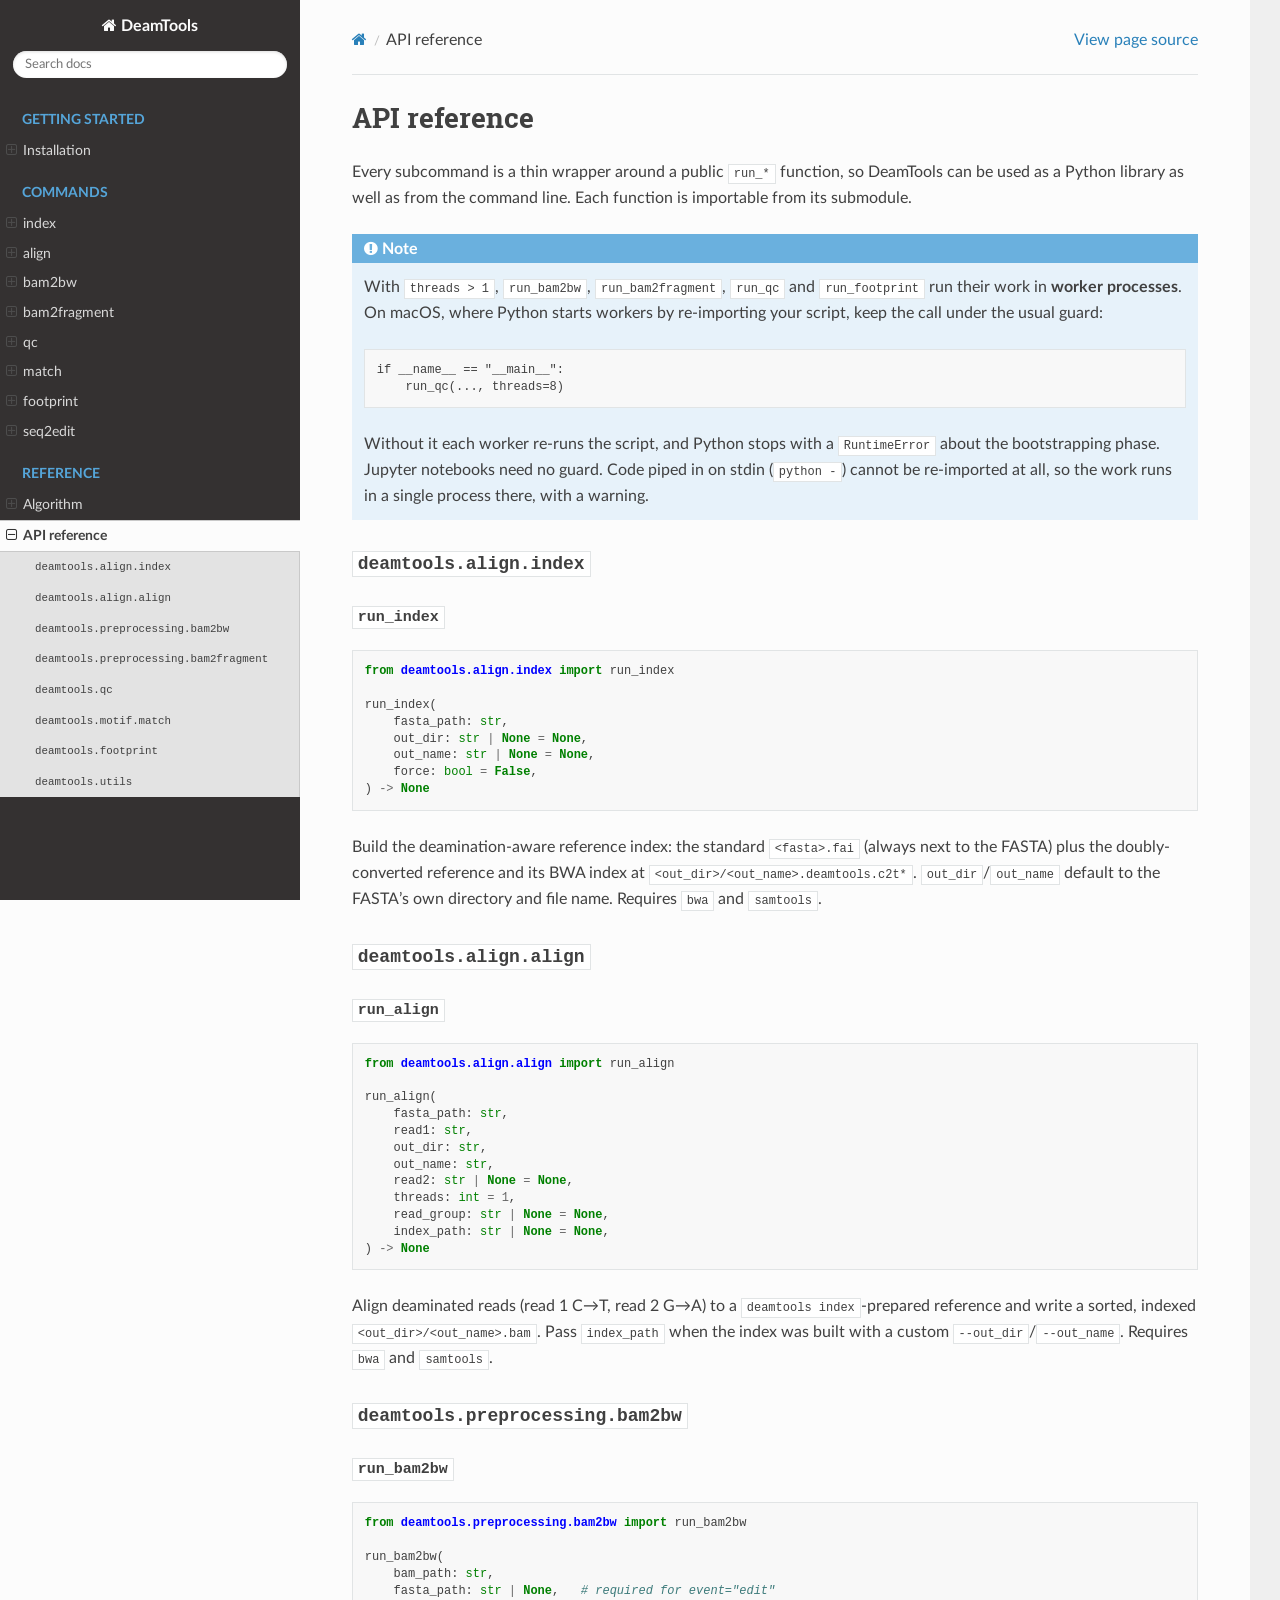
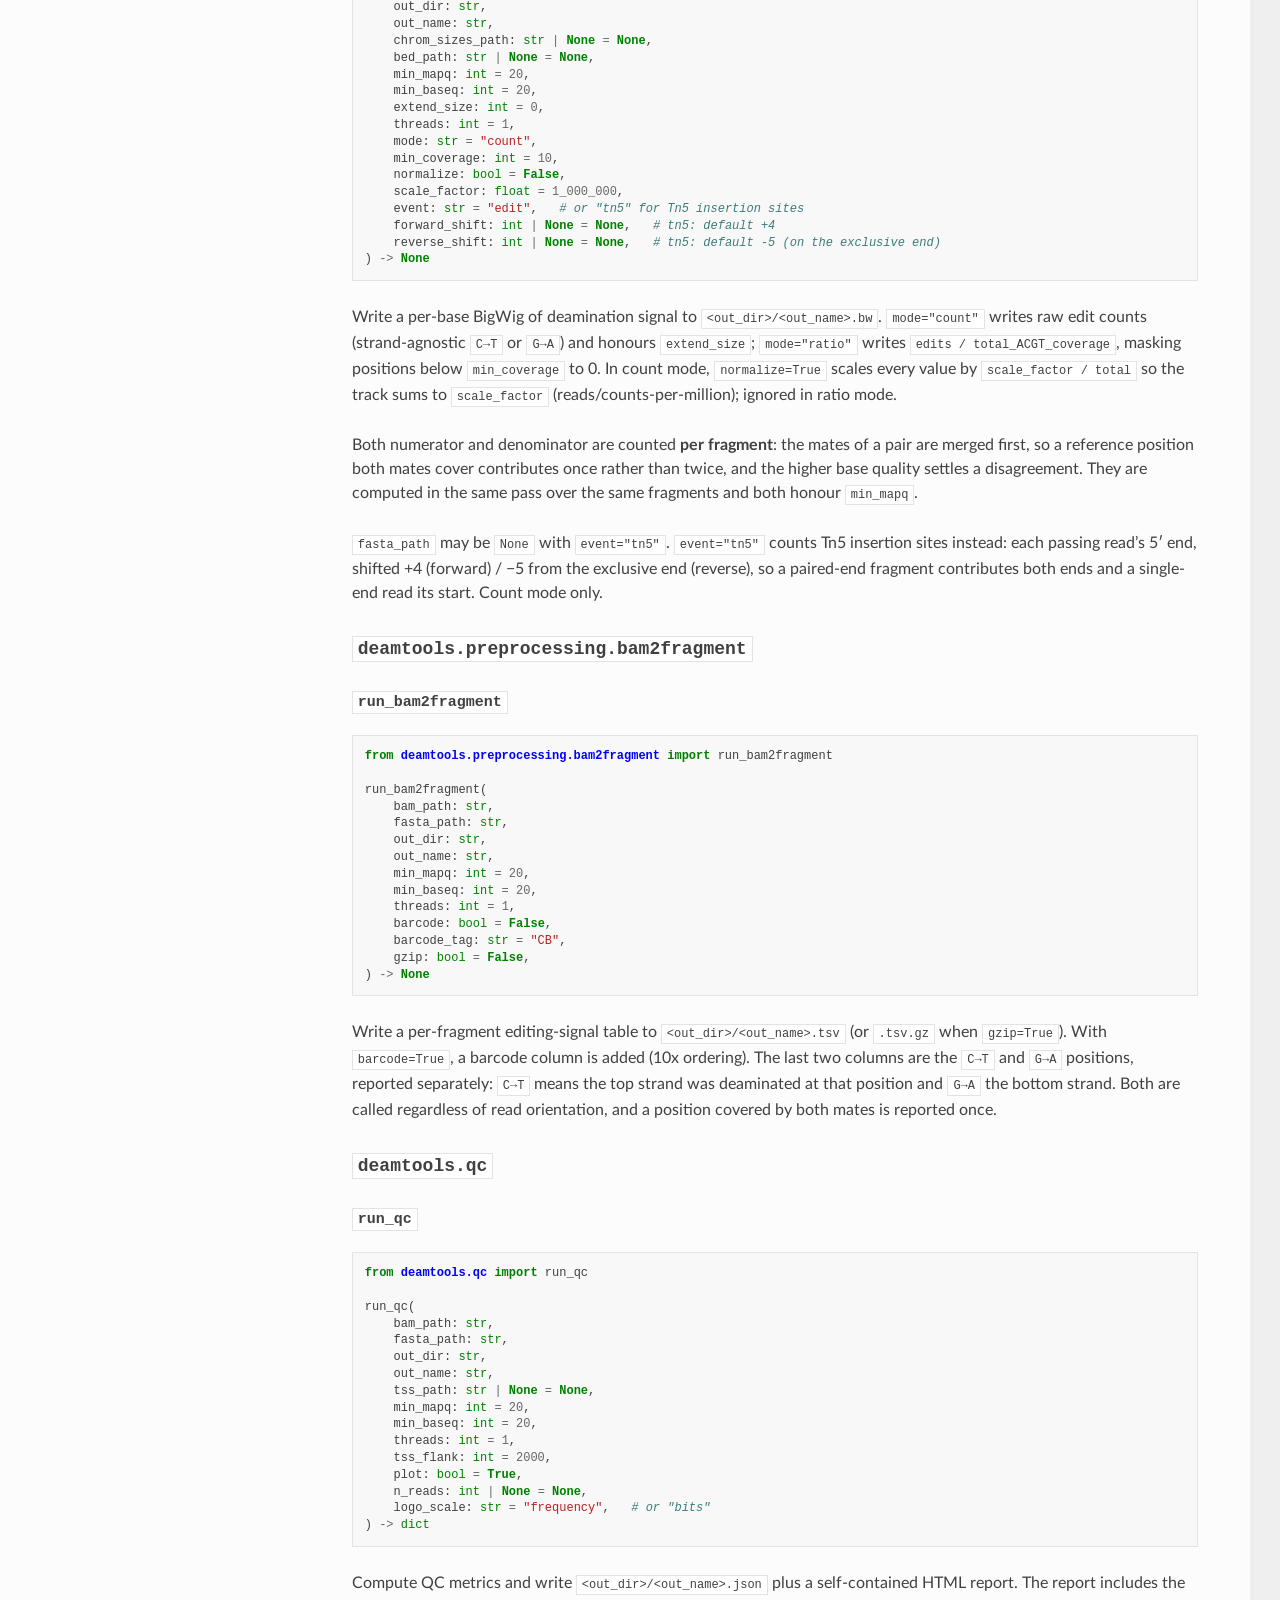
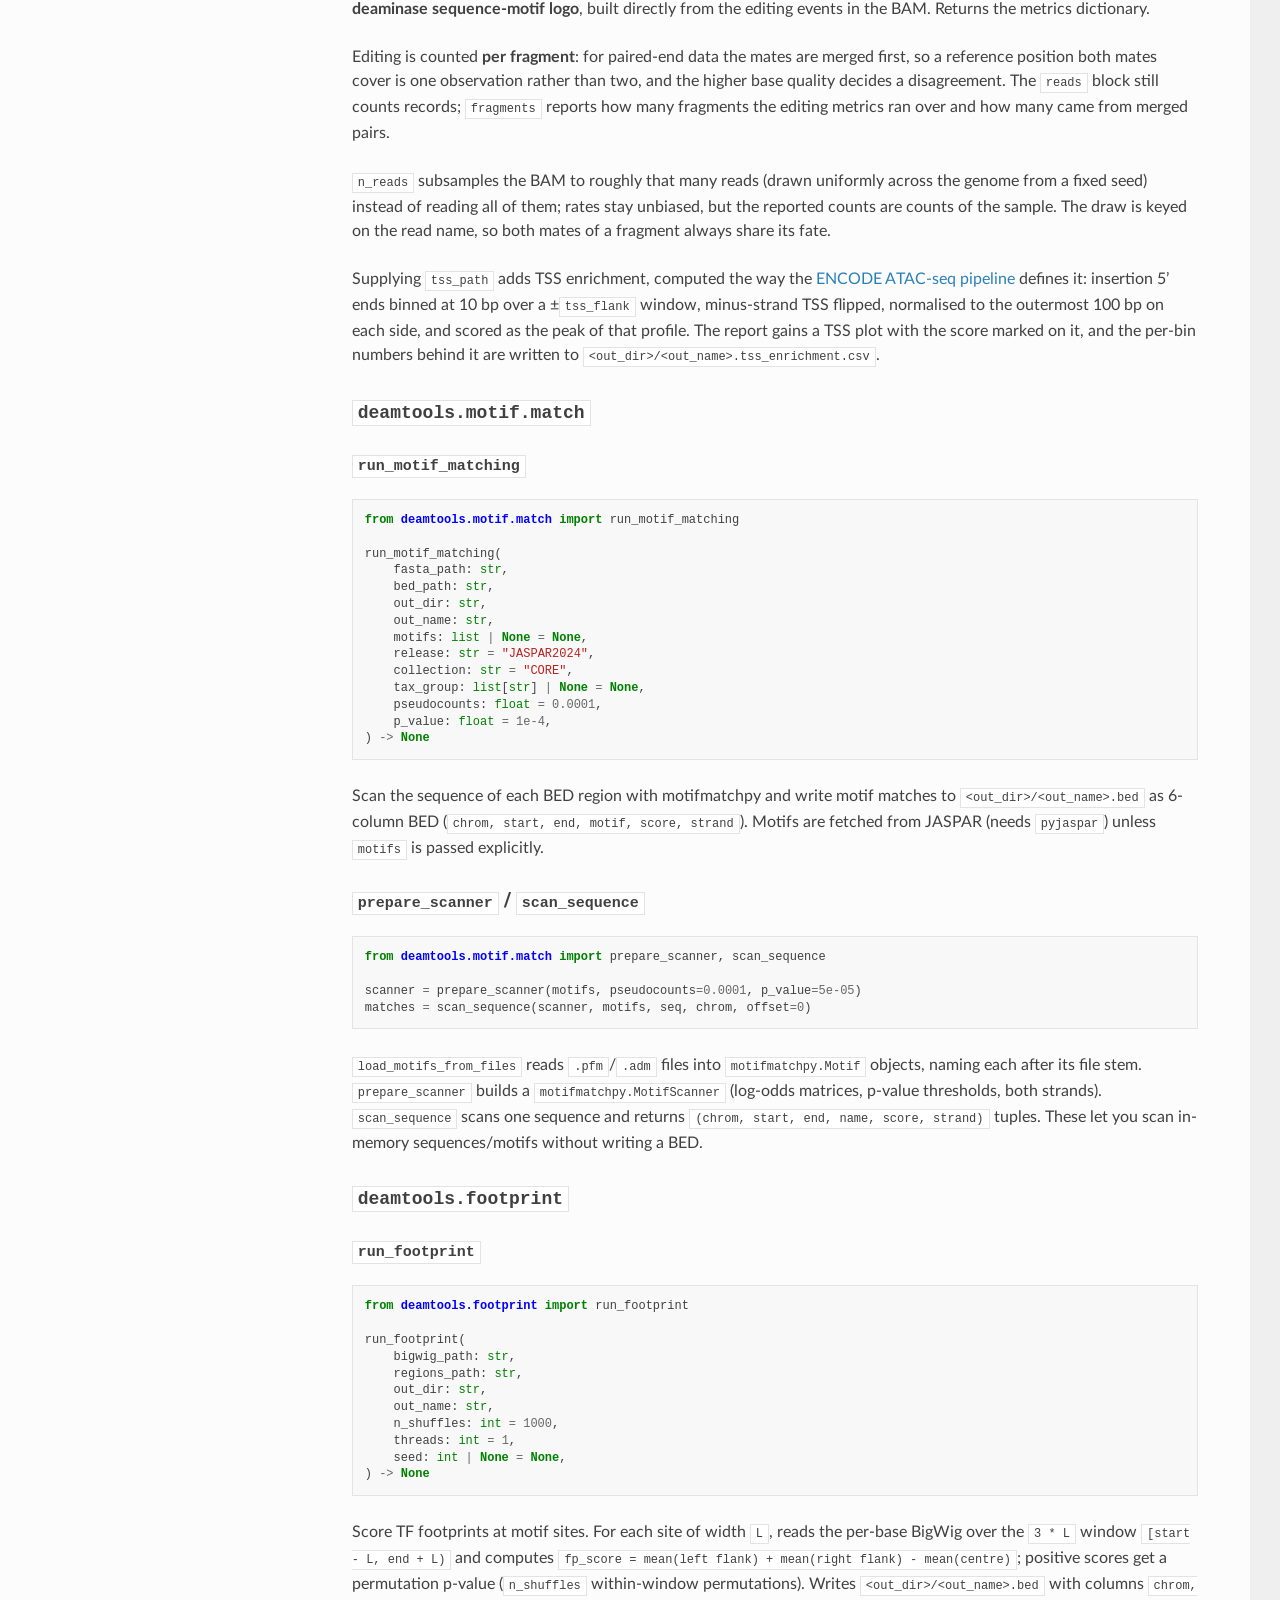
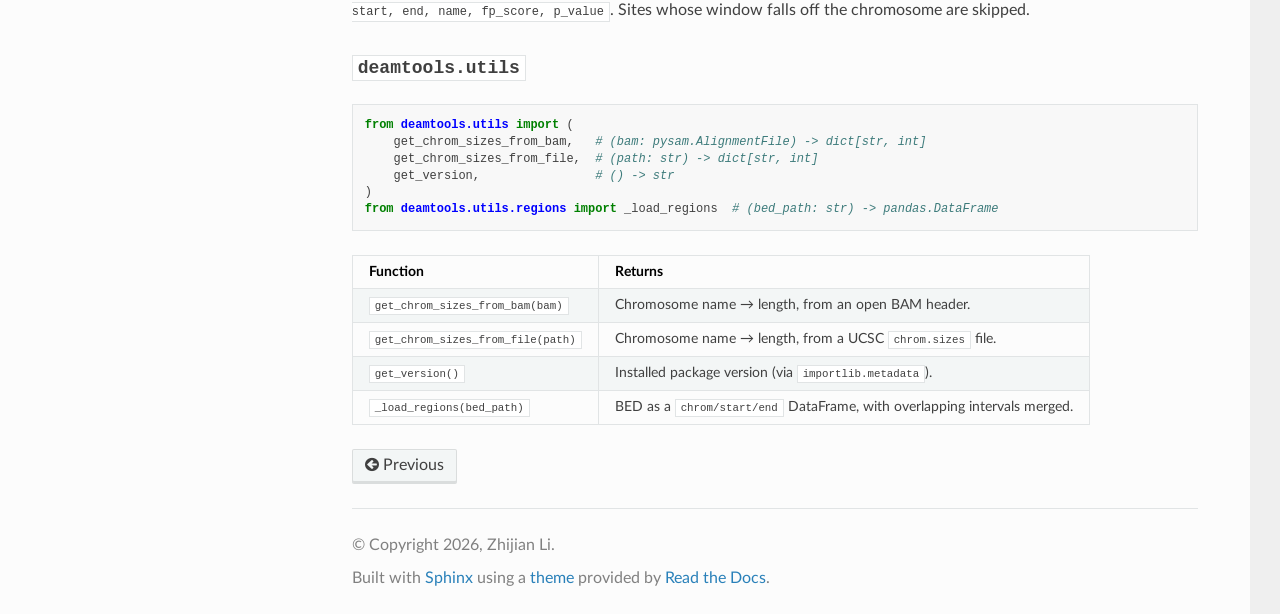
<file: api.html>
<!DOCTYPE html>
<html class="writer-html5" lang="en" data-content_root="./">
<head>
  <meta charset="utf-8" /><meta name="viewport" content="width=device-width, initial-scale=1" />

  <meta name="viewport" content="width=device-width, initial-scale=1.0" />
  <title>API reference &mdash; DeamTools</title>
      <link rel="stylesheet" type="text/css" href="_static/pygments.css?v=b86133f3" />
      <link rel="stylesheet" type="text/css" href="_static/css/theme.css?v=9edc463e" />
      <link rel="stylesheet" type="text/css" href="_static/custom.css?v=a7ae4c86" />

  
      <script src="_static/jquery.js?v=5d32c60e"></script>
      <script src="_static/_sphinx_javascript_frameworks_compat.js?v=2cd50e6c"></script>
      <script src="_static/documentation_options.js?v=fd825880"></script>
      <script src="_static/doctools.js?v=fd6eb6e6"></script>
      <script src="_static/sphinx_highlight.js?v=6ffebe34"></script>
    <script src="_static/js/theme.js"></script>
    <link rel="index" title="Index" href="genindex.html" />
    <link rel="search" title="Search" href="search.html" />
    <link rel="prev" title="Algorithm" href="algorithm.html" /> 
</head>

<body class="wy-body-for-nav"> 
  <div class="wy-grid-for-nav">
    <nav data-toggle="wy-nav-shift" class="wy-nav-side">
      <div class="wy-side-scroll">
        <div class="wy-side-nav-search" >

          
          
          <a href="index.html" class="icon icon-home">
            DeamTools
          </a>
<div role="search">
  <form id="rtd-search-form" class="wy-form" action="search.html" method="get">
    <input type="text" name="q" placeholder="Search docs" aria-label="Search docs" />
    <input type="hidden" name="check_keywords" value="yes" />
    <input type="hidden" name="area" value="default" />
  </form>
</div>
        </div><div class="wy-menu wy-menu-vertical" data-spy="affix" role="navigation" aria-label="Navigation menu">
              <p class="caption" role="heading"><span class="caption-text">Getting started</span></p>
<ul>
<li class="toctree-l1"><a class="reference internal" href="installation.html">Installation</a><ul>
<li class="toctree-l2"><a class="reference internal" href="installation.html#requirements">Requirements</a></li>
<li class="toctree-l2"><a class="reference internal" href="installation.html#install-deamtools">Install DeamTools</a></li>
<li class="toctree-l2"><a class="reference internal" href="installation.html#python-dependencies">Python dependencies</a></li>
<li class="toctree-l2"><a class="reference internal" href="installation.html#verify-installation">Verify installation</a></li>
<li class="toctree-l2"><a class="reference internal" href="installation.html#running-tests">Running tests</a></li>
</ul>
</li>
</ul>
<p class="caption" role="heading"><span class="caption-text">Commands</span></p>
<ul>
<li class="toctree-l1"><a class="reference internal" href="usage/index.html">index</a><ul>
<li class="toctree-l2"><a class="reference internal" href="usage/index.html#synopsis">Synopsis</a></li>
<li class="toctree-l2"><a class="reference internal" href="usage/index.html#arguments">Arguments</a></li>
<li class="toctree-l2"><a class="reference internal" href="usage/index.html#requirements">Requirements</a></li>
<li class="toctree-l2"><a class="reference internal" href="usage/index.html#how-it-works">How it works</a></li>
<li class="toctree-l2"><a class="reference internal" href="usage/index.html#outputs">Outputs</a></li>
<li class="toctree-l2"><a class="reference internal" href="usage/index.html#examples">Examples</a></li>
<li class="toctree-l2"><a class="reference internal" href="usage/index.html#notes">Notes</a></li>
</ul>
</li>
<li class="toctree-l1"><a class="reference internal" href="usage/align.html">align</a><ul>
<li class="toctree-l2"><a class="reference internal" href="usage/align.html#synopsis">Synopsis</a></li>
<li class="toctree-l2"><a class="reference internal" href="usage/align.html#required-inputs">Required inputs</a></li>
<li class="toctree-l2"><a class="reference internal" href="usage/align.html#optional-arguments">Optional arguments</a></li>
<li class="toctree-l2"><a class="reference internal" href="usage/align.html#requirements">Requirements</a></li>
<li class="toctree-l2"><a class="reference internal" href="usage/align.html#how-it-works">How it works</a></li>
<li class="toctree-l2"><a class="reference internal" href="usage/align.html#examples">Examples</a></li>
<li class="toctree-l2"><a class="reference internal" href="usage/align.html#notes">Notes</a></li>
</ul>
</li>
<li class="toctree-l1"><a class="reference internal" href="usage/bam2bw.html">bam2bw</a><ul>
<li class="toctree-l2"><a class="reference internal" href="usage/bam2bw.html#synopsis">Synopsis</a></li>
<li class="toctree-l2"><a class="reference internal" href="usage/bam2bw.html#required-inputs">Required inputs</a></li>
<li class="toctree-l2"><a class="reference internal" href="usage/bam2bw.html#optional-arguments">Optional arguments</a></li>
<li class="toctree-l2"><a class="reference internal" href="usage/bam2bw.html#input-file-preparation">Input file preparation</a></li>
<li class="toctree-l2"><a class="reference internal" href="usage/bam2bw.html#examples">Examples</a></li>
<li class="toctree-l2"><a class="reference internal" href="usage/bam2bw.html#output">Output</a></li>
<li class="toctree-l2"><a class="reference internal" href="usage/bam2bw.html#choosing-parameters">Choosing parameters</a></li>
</ul>
</li>
<li class="toctree-l1"><a class="reference internal" href="usage/bam2fragment.html">bam2fragment</a><ul>
<li class="toctree-l2"><a class="reference internal" href="usage/bam2fragment.html#synopsis">Synopsis</a></li>
<li class="toctree-l2"><a class="reference internal" href="usage/bam2fragment.html#required-inputs">Required inputs</a></li>
<li class="toctree-l2"><a class="reference internal" href="usage/bam2fragment.html#optional-arguments">Optional arguments</a></li>
<li class="toctree-l2"><a class="reference internal" href="usage/bam2fragment.html#output-format">Output format</a></li>
<li class="toctree-l2"><a class="reference internal" href="usage/bam2fragment.html#examples">Examples</a></li>
<li class="toctree-l2"><a class="reference internal" href="usage/bam2fragment.html#notes">Notes</a></li>
</ul>
</li>
<li class="toctree-l1"><a class="reference internal" href="usage/qc.html">qc</a><ul>
<li class="toctree-l2"><a class="reference internal" href="usage/qc.html#synopsis">Synopsis</a></li>
<li class="toctree-l2"><a class="reference internal" href="usage/qc.html#required-inputs">Required inputs</a></li>
<li class="toctree-l2"><a class="reference internal" href="usage/qc.html#optional-arguments">Optional arguments</a></li>
<li class="toctree-l2"><a class="reference internal" href="usage/qc.html#output-control">Output control</a></li>
<li class="toctree-l2"><a class="reference internal" href="usage/qc.html#input-file-preparation">Input file preparation</a></li>
<li class="toctree-l2"><a class="reference internal" href="usage/qc.html#examples">Examples</a></li>
<li class="toctree-l2"><a class="reference internal" href="usage/qc.html#metrics">Metrics</a></li>
<li class="toctree-l2"><a class="reference internal" href="usage/qc.html#output">Output</a></li>
<li class="toctree-l2"><a class="reference internal" href="usage/qc.html#choosing-parameters">Choosing parameters</a></li>
<li class="toctree-l2"><a class="reference internal" href="usage/qc.html#schema-2-0-definitions-and-missing-values">Schema 2.0: definitions and missing values</a></li>
<li class="toctree-l2"><a class="reference internal" href="usage/qc.html#deaminase-and-alignment-diagnostics">Deaminase and alignment diagnostics</a></li>
<li class="toctree-l2"><a class="reference internal" href="usage/qc.html#compare-multiple-samples">Compare multiple samples</a></li>
<li class="toctree-l2"><a class="reference internal" href="usage/qc.html#interpretation-rules">Interpretation rules</a></li>
<li class="toctree-l2"><a class="reference internal" href="usage/qc.html#portable-directory-output">Portable directory output</a></li>
</ul>
</li>
<li class="toctree-l1"><a class="reference internal" href="usage/match.html">match</a><ul>
<li class="toctree-l2"><a class="reference internal" href="usage/match.html#synopsis">Synopsis</a></li>
<li class="toctree-l2"><a class="reference internal" href="usage/match.html#required-inputs">Required inputs</a></li>
<li class="toctree-l2"><a class="reference internal" href="usage/match.html#optional-arguments">Optional arguments</a></li>
<li class="toctree-l2"><a class="reference internal" href="usage/match.html#requirements">Requirements</a></li>
<li class="toctree-l2"><a class="reference internal" href="usage/match.html#how-it-works">How it works</a></li>
<li class="toctree-l2"><a class="reference internal" href="usage/match.html#output">Output</a></li>
<li class="toctree-l2"><a class="reference internal" href="usage/match.html#examples">Examples</a></li>
<li class="toctree-l2"><a class="reference internal" href="usage/match.html#notes">Notes</a></li>
</ul>
</li>
<li class="toctree-l1"><a class="reference internal" href="usage/footprint.html">footprint</a><ul>
<li class="toctree-l2"><a class="reference internal" href="usage/footprint.html#synopsis">Synopsis</a></li>
<li class="toctree-l2"><a class="reference internal" href="usage/footprint.html#required-inputs">Required inputs</a></li>
<li class="toctree-l2"><a class="reference internal" href="usage/footprint.html#optional-arguments">Optional arguments</a></li>
<li class="toctree-l2"><a class="reference internal" href="usage/footprint.html#how-it-works">How it works</a></li>
<li class="toctree-l2"><a class="reference internal" href="usage/footprint.html#output">Output</a></li>
<li class="toctree-l2"><a class="reference internal" href="usage/footprint.html#examples">Examples</a></li>
<li class="toctree-l2"><a class="reference internal" href="usage/footprint.html#notes">Notes</a></li>
</ul>
</li>
<li class="toctree-l1"><a class="reference internal" href="usage/seq2edit.html">seq2edit</a><ul>
<li class="toctree-l2"><a class="reference internal" href="usage/seq2edit.html#synopsis">Synopsis</a></li>
<li class="toctree-l2"><a class="reference internal" href="usage/seq2edit.html#required-inputs">Required inputs</a></li>
<li class="toctree-l2"><a class="reference internal" href="usage/seq2edit.html#optional-arguments">Optional arguments</a></li>
<li class="toctree-l2"><a class="reference internal" href="usage/seq2edit.html#how-it-works">How it works</a></li>
<li class="toctree-l2"><a class="reference internal" href="usage/seq2edit.html#outputs">Outputs</a></li>
<li class="toctree-l2"><a class="reference internal" href="usage/seq2edit.html#examples">Examples</a></li>
<li class="toctree-l2"><a class="reference internal" href="usage/seq2edit.html#notes">Notes</a></li>
</ul>
</li>
</ul>
<p class="caption" role="heading"><span class="caption-text">Reference</span></p>
<ul class="current">
<li class="toctree-l1"><a class="reference internal" href="algorithm.html">Algorithm</a><ul>
<li class="toctree-l2"><a class="reference internal" href="algorithm.html#biological-basis">Biological basis</a></li>
<li class="toctree-l2"><a class="reference internal" href="algorithm.html#strand-convention">Strand convention</a></li>
<li class="toctree-l2"><a class="reference internal" href="algorithm.html#deamination-aware-alignment-index-align">Deamination-aware alignment (<code class="docutils literal notranslate"><span class="pre">index</span></code> + <code class="docutils literal notranslate"><span class="pre">align</span></code>)</a></li>
<li class="toctree-l2"><a class="reference internal" href="algorithm.html#edit-detection-conventions">Edit detection conventions</a></li>
<li class="toctree-l2"><a class="reference internal" href="algorithm.html#tn5-cut-sites-bam2bw-event-tn5">Tn5 cut sites (<code class="docutils literal notranslate"><span class="pre">bam2bw</span> <span class="pre">--event</span> <span class="pre">tn5</span></code>)</a></li>
<li class="toctree-l2"><a class="reference internal" href="algorithm.html#signal-generation-bam2bw">Signal generation (<code class="docutils literal notranslate"><span class="pre">bam2bw</span></code>)</a></li>
<li class="toctree-l2"><a class="reference internal" href="algorithm.html#enzyme-sequence-bias">Enzyme sequence bias</a></li>
<li class="toctree-l2"><a class="reference internal" href="algorithm.html#parallelism-and-output">Parallelism and output</a></li>
<li class="toctree-l2"><a class="reference internal" href="algorithm.html#complexity">Complexity</a></li>
</ul>
</li>
<li class="toctree-l1 current"><a class="current reference internal" href="#">API reference</a><ul>
<li class="toctree-l2"><a class="reference internal" href="#deamtools-align-index"><code class="docutils literal notranslate"><span class="pre">deamtools.align.index</span></code></a></li>
<li class="toctree-l2"><a class="reference internal" href="#deamtools-align-align"><code class="docutils literal notranslate"><span class="pre">deamtools.align.align</span></code></a></li>
<li class="toctree-l2"><a class="reference internal" href="#deamtools-preprocessing-bam2bw"><code class="docutils literal notranslate"><span class="pre">deamtools.preprocessing.bam2bw</span></code></a></li>
<li class="toctree-l2"><a class="reference internal" href="#deamtools-preprocessing-bam2fragment"><code class="docutils literal notranslate"><span class="pre">deamtools.preprocessing.bam2fragment</span></code></a></li>
<li class="toctree-l2"><a class="reference internal" href="#deamtools-qc"><code class="docutils literal notranslate"><span class="pre">deamtools.qc</span></code></a></li>
<li class="toctree-l2"><a class="reference internal" href="#deamtools-motif-match"><code class="docutils literal notranslate"><span class="pre">deamtools.motif.match</span></code></a></li>
<li class="toctree-l2"><a class="reference internal" href="#deamtools-footprint"><code class="docutils literal notranslate"><span class="pre">deamtools.footprint</span></code></a></li>
<li class="toctree-l2"><a class="reference internal" href="#deamtools-utils"><code class="docutils literal notranslate"><span class="pre">deamtools.utils</span></code></a></li>
</ul>
</li>
</ul>

        </div>
      </div>
    </nav>

    <section data-toggle="wy-nav-shift" class="wy-nav-content-wrap"><nav class="wy-nav-top" aria-label="Mobile navigation menu" >
          <i data-toggle="wy-nav-top" class="fa fa-bars"></i>
          <a href="index.html">DeamTools</a>
      </nav>

      <div class="wy-nav-content">
        <div class="rst-content">
          <div role="navigation" aria-label="Page navigation">
  <ul class="wy-breadcrumbs">
      <li><a href="index.html" class="icon icon-home" aria-label="Home"></a></li>
      <li class="breadcrumb-item active">API reference</li>
      <li class="wy-breadcrumbs-aside">
            <a href="_sources/api.md.txt" rel="nofollow"> View page source</a>
      </li>
  </ul>
  <hr/>
</div>
          <div role="main" class="document" itemscope="itemscope" itemtype="http://schema.org/Article">
           <div itemprop="articleBody">
             
  <section id="api-reference">
<h1>API reference<a class="headerlink" href="#api-reference" title="Link to this heading"></a></h1>
<p>Every subcommand is a thin wrapper around a public <code class="docutils literal notranslate"><span class="pre">run_*</span></code> function, so DeamTools can be used as a Python library as well as from the command line. Each function is importable from its submodule.</p>
<div class="admonition note">
<p class="admonition-title">Note</p>
<p>With <code class="docutils literal notranslate"><span class="pre">threads</span> <span class="pre">&gt;</span> <span class="pre">1</span></code>, <code class="docutils literal notranslate"><span class="pre">run_bam2bw</span></code>, <code class="docutils literal notranslate"><span class="pre">run_bam2fragment</span></code>, <code class="docutils literal notranslate"><span class="pre">run_qc</span></code> and <code class="docutils literal notranslate"><span class="pre">run_footprint</span></code> run their work in <strong>worker processes</strong>. On macOS, where Python starts workers by re-importing your script, keep the call under the usual guard:</p>
<div class="highlight-none notranslate"><div class="highlight"><pre><span></span>if __name__ == "__main__":
    run_qc(..., threads=8)
</pre></div>
</div>
<p>Without it each worker re-runs the script, and Python stops with a <code class="docutils literal notranslate"><span class="pre">RuntimeError</span></code> about the bootstrapping phase. Jupyter notebooks need no guard. Code piped in on stdin (<code class="docutils literal notranslate"><span class="pre">python</span> <span class="pre">-</span></code>) cannot be re-imported at all, so the work runs in a single process there, with a warning.</p>
</div>
<section id="deamtools-align-index">
<h2><code class="docutils literal notranslate"><span class="pre">deamtools.align.index</span></code><a class="headerlink" href="#deamtools-align-index" title="Link to this heading"></a></h2>
<section id="run-index">
<h3><code class="docutils literal notranslate"><span class="pre">run_index</span></code><a class="headerlink" href="#run-index" title="Link to this heading"></a></h3>
<div class="highlight-python notranslate"><div class="highlight"><pre><span></span><span class="kn">from</span><span class="w"> </span><span class="nn">deamtools.align.index</span><span class="w"> </span><span class="kn">import</span> <span class="n">run_index</span>

<span class="n">run_index</span><span class="p">(</span>
    <span class="n">fasta_path</span><span class="p">:</span> <span class="nb">str</span><span class="p">,</span>
    <span class="n">out_dir</span><span class="p">:</span> <span class="nb">str</span> <span class="o">|</span> <span class="kc">None</span> <span class="o">=</span> <span class="kc">None</span><span class="p">,</span>
    <span class="n">out_name</span><span class="p">:</span> <span class="nb">str</span> <span class="o">|</span> <span class="kc">None</span> <span class="o">=</span> <span class="kc">None</span><span class="p">,</span>
    <span class="n">force</span><span class="p">:</span> <span class="nb">bool</span> <span class="o">=</span> <span class="kc">False</span><span class="p">,</span>
<span class="p">)</span> <span class="o">-&gt;</span> <span class="kc">None</span>
</pre></div>
</div>
<p>Build the deamination-aware reference index: the standard <code class="docutils literal notranslate"><span class="pre">&lt;fasta&gt;.fai</span></code> (always next to the FASTA) plus the doubly-converted reference and its BWA index at <code class="docutils literal notranslate"><span class="pre">&lt;out_dir&gt;/&lt;out_name&gt;.deamtools.c2t*</span></code>. <code class="docutils literal notranslate"><span class="pre">out_dir</span></code>/<code class="docutils literal notranslate"><span class="pre">out_name</span></code> default to the FASTA’s own directory and file name. Requires <code class="docutils literal notranslate"><span class="pre">bwa</span></code> and <code class="docutils literal notranslate"><span class="pre">samtools</span></code>.</p>
</section>
</section>
<section id="deamtools-align-align">
<h2><code class="docutils literal notranslate"><span class="pre">deamtools.align.align</span></code><a class="headerlink" href="#deamtools-align-align" title="Link to this heading"></a></h2>
<section id="run-align">
<h3><code class="docutils literal notranslate"><span class="pre">run_align</span></code><a class="headerlink" href="#run-align" title="Link to this heading"></a></h3>
<div class="highlight-python notranslate"><div class="highlight"><pre><span></span><span class="kn">from</span><span class="w"> </span><span class="nn">deamtools.align.align</span><span class="w"> </span><span class="kn">import</span> <span class="n">run_align</span>

<span class="n">run_align</span><span class="p">(</span>
    <span class="n">fasta_path</span><span class="p">:</span> <span class="nb">str</span><span class="p">,</span>
    <span class="n">read1</span><span class="p">:</span> <span class="nb">str</span><span class="p">,</span>
    <span class="n">out_dir</span><span class="p">:</span> <span class="nb">str</span><span class="p">,</span>
    <span class="n">out_name</span><span class="p">:</span> <span class="nb">str</span><span class="p">,</span>
    <span class="n">read2</span><span class="p">:</span> <span class="nb">str</span> <span class="o">|</span> <span class="kc">None</span> <span class="o">=</span> <span class="kc">None</span><span class="p">,</span>
    <span class="n">threads</span><span class="p">:</span> <span class="nb">int</span> <span class="o">=</span> <span class="mi">1</span><span class="p">,</span>
    <span class="n">read_group</span><span class="p">:</span> <span class="nb">str</span> <span class="o">|</span> <span class="kc">None</span> <span class="o">=</span> <span class="kc">None</span><span class="p">,</span>
    <span class="n">index_path</span><span class="p">:</span> <span class="nb">str</span> <span class="o">|</span> <span class="kc">None</span> <span class="o">=</span> <span class="kc">None</span><span class="p">,</span>
<span class="p">)</span> <span class="o">-&gt;</span> <span class="kc">None</span>
</pre></div>
</div>
<p>Align deaminated reads (read 1 C→T, read 2 G→A) to a <code class="docutils literal notranslate"><span class="pre">deamtools</span> <span class="pre">index</span></code>-prepared reference and write a sorted, indexed <code class="docutils literal notranslate"><span class="pre">&lt;out_dir&gt;/&lt;out_name&gt;.bam</span></code>. Pass <code class="docutils literal notranslate"><span class="pre">index_path</span></code> when the index was built with a custom <code class="docutils literal notranslate"><span class="pre">--out_dir</span></code>/<code class="docutils literal notranslate"><span class="pre">--out_name</span></code>. Requires <code class="docutils literal notranslate"><span class="pre">bwa</span></code> and <code class="docutils literal notranslate"><span class="pre">samtools</span></code>.</p>
</section>
</section>
<section id="deamtools-preprocessing-bam2bw">
<h2><code class="docutils literal notranslate"><span class="pre">deamtools.preprocessing.bam2bw</span></code><a class="headerlink" href="#deamtools-preprocessing-bam2bw" title="Link to this heading"></a></h2>
<section id="run-bam2bw">
<h3><code class="docutils literal notranslate"><span class="pre">run_bam2bw</span></code><a class="headerlink" href="#run-bam2bw" title="Link to this heading"></a></h3>
<div class="highlight-python notranslate"><div class="highlight"><pre><span></span><span class="kn">from</span><span class="w"> </span><span class="nn">deamtools.preprocessing.bam2bw</span><span class="w"> </span><span class="kn">import</span> <span class="n">run_bam2bw</span>

<span class="n">run_bam2bw</span><span class="p">(</span>
    <span class="n">bam_path</span><span class="p">:</span> <span class="nb">str</span><span class="p">,</span>
    <span class="n">fasta_path</span><span class="p">:</span> <span class="nb">str</span> <span class="o">|</span> <span class="kc">None</span><span class="p">,</span>   <span class="c1"># required for event="edit"</span>
    <span class="n">out_dir</span><span class="p">:</span> <span class="nb">str</span><span class="p">,</span>
    <span class="n">out_name</span><span class="p">:</span> <span class="nb">str</span><span class="p">,</span>
    <span class="n">chrom_sizes_path</span><span class="p">:</span> <span class="nb">str</span> <span class="o">|</span> <span class="kc">None</span> <span class="o">=</span> <span class="kc">None</span><span class="p">,</span>
    <span class="n">bed_path</span><span class="p">:</span> <span class="nb">str</span> <span class="o">|</span> <span class="kc">None</span> <span class="o">=</span> <span class="kc">None</span><span class="p">,</span>
    <span class="n">min_mapq</span><span class="p">:</span> <span class="nb">int</span> <span class="o">=</span> <span class="mi">20</span><span class="p">,</span>
    <span class="n">min_baseq</span><span class="p">:</span> <span class="nb">int</span> <span class="o">=</span> <span class="mi">20</span><span class="p">,</span>
    <span class="n">extend_size</span><span class="p">:</span> <span class="nb">int</span> <span class="o">=</span> <span class="mi">0</span><span class="p">,</span>
    <span class="n">threads</span><span class="p">:</span> <span class="nb">int</span> <span class="o">=</span> <span class="mi">1</span><span class="p">,</span>
    <span class="n">mode</span><span class="p">:</span> <span class="nb">str</span> <span class="o">=</span> <span class="s2">"count"</span><span class="p">,</span>
    <span class="n">min_coverage</span><span class="p">:</span> <span class="nb">int</span> <span class="o">=</span> <span class="mi">10</span><span class="p">,</span>
    <span class="n">normalize</span><span class="p">:</span> <span class="nb">bool</span> <span class="o">=</span> <span class="kc">False</span><span class="p">,</span>
    <span class="n">scale_factor</span><span class="p">:</span> <span class="nb">float</span> <span class="o">=</span> <span class="mi">1_000_000</span><span class="p">,</span>
    <span class="n">event</span><span class="p">:</span> <span class="nb">str</span> <span class="o">=</span> <span class="s2">"edit"</span><span class="p">,</span>   <span class="c1"># or "tn5" for Tn5 insertion sites</span>
    <span class="n">forward_shift</span><span class="p">:</span> <span class="nb">int</span> <span class="o">|</span> <span class="kc">None</span> <span class="o">=</span> <span class="kc">None</span><span class="p">,</span>   <span class="c1"># tn5: default +4</span>
    <span class="n">reverse_shift</span><span class="p">:</span> <span class="nb">int</span> <span class="o">|</span> <span class="kc">None</span> <span class="o">=</span> <span class="kc">None</span><span class="p">,</span>   <span class="c1"># tn5: default -5 (on the exclusive end)</span>
<span class="p">)</span> <span class="o">-&gt;</span> <span class="kc">None</span>
</pre></div>
</div>
<p>Write a per-base BigWig of deamination signal to <code class="docutils literal notranslate"><span class="pre">&lt;out_dir&gt;/&lt;out_name&gt;.bw</span></code>. <code class="docutils literal notranslate"><span class="pre">mode=&quot;count&quot;</span></code> writes raw edit counts (strand-agnostic <code class="docutils literal notranslate"><span class="pre">C→T</span></code> or <code class="docutils literal notranslate"><span class="pre">G→A</span></code>) and honours <code class="docutils literal notranslate"><span class="pre">extend_size</span></code>; <code class="docutils literal notranslate"><span class="pre">mode=&quot;ratio&quot;</span></code> writes <code class="docutils literal notranslate"><span class="pre">edits</span> <span class="pre">/</span> <span class="pre">total_ACGT_coverage</span></code>, masking positions below <code class="docutils literal notranslate"><span class="pre">min_coverage</span></code> to 0. In count mode, <code class="docutils literal notranslate"><span class="pre">normalize=True</span></code> scales every value by <code class="docutils literal notranslate"><span class="pre">scale_factor</span> <span class="pre">/</span> <span class="pre">total</span></code> so the track sums to <code class="docutils literal notranslate"><span class="pre">scale_factor</span></code> (reads/counts-per-million); ignored in ratio mode.</p>
<p>Both numerator and denominator are counted <strong>per fragment</strong>: the mates of a pair are merged first, so a reference position both mates cover contributes once rather than twice, and the higher base quality settles a disagreement. They are computed in the same pass over the same fragments and both honour <code class="docutils literal notranslate"><span class="pre">min_mapq</span></code>.</p>
<p><code class="docutils literal notranslate"><span class="pre">fasta_path</span></code> may be <code class="docutils literal notranslate"><span class="pre">None</span></code> with <code class="docutils literal notranslate"><span class="pre">event=&quot;tn5&quot;</span></code>. <code class="docutils literal notranslate"><span class="pre">event=&quot;tn5&quot;</span></code> counts Tn5 insertion sites instead: each passing read’s 5′ end, shifted +4 (forward) / −5 from the exclusive end (reverse), so a paired-end fragment contributes both ends and a single-end read its start. Count mode only.</p>
</section>
</section>
<section id="deamtools-preprocessing-bam2fragment">
<h2><code class="docutils literal notranslate"><span class="pre">deamtools.preprocessing.bam2fragment</span></code><a class="headerlink" href="#deamtools-preprocessing-bam2fragment" title="Link to this heading"></a></h2>
<section id="run-bam2fragment">
<h3><code class="docutils literal notranslate"><span class="pre">run_bam2fragment</span></code><a class="headerlink" href="#run-bam2fragment" title="Link to this heading"></a></h3>
<div class="highlight-python notranslate"><div class="highlight"><pre><span></span><span class="kn">from</span><span class="w"> </span><span class="nn">deamtools.preprocessing.bam2fragment</span><span class="w"> </span><span class="kn">import</span> <span class="n">run_bam2fragment</span>

<span class="n">run_bam2fragment</span><span class="p">(</span>
    <span class="n">bam_path</span><span class="p">:</span> <span class="nb">str</span><span class="p">,</span>
    <span class="n">fasta_path</span><span class="p">:</span> <span class="nb">str</span><span class="p">,</span>
    <span class="n">out_dir</span><span class="p">:</span> <span class="nb">str</span><span class="p">,</span>
    <span class="n">out_name</span><span class="p">:</span> <span class="nb">str</span><span class="p">,</span>
    <span class="n">min_mapq</span><span class="p">:</span> <span class="nb">int</span> <span class="o">=</span> <span class="mi">20</span><span class="p">,</span>
    <span class="n">min_baseq</span><span class="p">:</span> <span class="nb">int</span> <span class="o">=</span> <span class="mi">20</span><span class="p">,</span>
    <span class="n">threads</span><span class="p">:</span> <span class="nb">int</span> <span class="o">=</span> <span class="mi">1</span><span class="p">,</span>
    <span class="n">barcode</span><span class="p">:</span> <span class="nb">bool</span> <span class="o">=</span> <span class="kc">False</span><span class="p">,</span>
    <span class="n">barcode_tag</span><span class="p">:</span> <span class="nb">str</span> <span class="o">=</span> <span class="s2">"CB"</span><span class="p">,</span>
    <span class="n">gzip</span><span class="p">:</span> <span class="nb">bool</span> <span class="o">=</span> <span class="kc">False</span><span class="p">,</span>
<span class="p">)</span> <span class="o">-&gt;</span> <span class="kc">None</span>
</pre></div>
</div>
<p>Write a per-fragment editing-signal table to <code class="docutils literal notranslate"><span class="pre">&lt;out_dir&gt;/&lt;out_name&gt;.tsv</span></code> (or <code class="docutils literal notranslate"><span class="pre">.tsv.gz</span></code> when <code class="docutils literal notranslate"><span class="pre">gzip=True</span></code>). With <code class="docutils literal notranslate"><span class="pre">barcode=True</span></code>, a barcode column is added (10x ordering). The last two columns are the <code class="docutils literal notranslate"><span class="pre">C→T</span></code> and <code class="docutils literal notranslate"><span class="pre">G→A</span></code> positions, reported separately: <code class="docutils literal notranslate"><span class="pre">C→T</span></code> means the top strand was deaminated at that position and <code class="docutils literal notranslate"><span class="pre">G→A</span></code> the bottom strand. Both are called regardless of read orientation, and a position covered by both mates is reported once.</p>
</section>
</section>
<section id="deamtools-qc">
<h2><code class="docutils literal notranslate"><span class="pre">deamtools.qc</span></code><a class="headerlink" href="#deamtools-qc" title="Link to this heading"></a></h2>
<section id="run-qc">
<h3><code class="docutils literal notranslate"><span class="pre">run_qc</span></code><a class="headerlink" href="#run-qc" title="Link to this heading"></a></h3>
<div class="highlight-python notranslate"><div class="highlight"><pre><span></span><span class="kn">from</span><span class="w"> </span><span class="nn">deamtools.qc</span><span class="w"> </span><span class="kn">import</span> <span class="n">run_qc</span>

<span class="n">run_qc</span><span class="p">(</span>
    <span class="n">bam_path</span><span class="p">:</span> <span class="nb">str</span><span class="p">,</span>
    <span class="n">fasta_path</span><span class="p">:</span> <span class="nb">str</span><span class="p">,</span>
    <span class="n">out_dir</span><span class="p">:</span> <span class="nb">str</span><span class="p">,</span>
    <span class="n">out_name</span><span class="p">:</span> <span class="nb">str</span><span class="p">,</span>
    <span class="n">tss_path</span><span class="p">:</span> <span class="nb">str</span> <span class="o">|</span> <span class="kc">None</span> <span class="o">=</span> <span class="kc">None</span><span class="p">,</span>
    <span class="n">min_mapq</span><span class="p">:</span> <span class="nb">int</span> <span class="o">=</span> <span class="mi">20</span><span class="p">,</span>
    <span class="n">min_baseq</span><span class="p">:</span> <span class="nb">int</span> <span class="o">=</span> <span class="mi">20</span><span class="p">,</span>
    <span class="n">threads</span><span class="p">:</span> <span class="nb">int</span> <span class="o">=</span> <span class="mi">1</span><span class="p">,</span>
    <span class="n">tss_flank</span><span class="p">:</span> <span class="nb">int</span> <span class="o">=</span> <span class="mi">2000</span><span class="p">,</span>
    <span class="n">plot</span><span class="p">:</span> <span class="nb">bool</span> <span class="o">=</span> <span class="kc">True</span><span class="p">,</span>
    <span class="n">n_reads</span><span class="p">:</span> <span class="nb">int</span> <span class="o">|</span> <span class="kc">None</span> <span class="o">=</span> <span class="kc">None</span><span class="p">,</span>
    <span class="n">logo_scale</span><span class="p">:</span> <span class="nb">str</span> <span class="o">=</span> <span class="s2">"frequency"</span><span class="p">,</span>   <span class="c1"># or "bits"</span>
<span class="p">)</span> <span class="o">-&gt;</span> <span class="nb">dict</span>
</pre></div>
</div>
<p>Compute QC metrics and write <code class="docutils literal notranslate"><span class="pre">&lt;out_dir&gt;/&lt;out_name&gt;.json</span></code> plus a self-contained HTML report. The report includes the <strong>deaminase sequence-motif logo</strong>, built directly from the editing events in the BAM. Returns the metrics dictionary.</p>
<p>Editing is counted <strong>per fragment</strong>: for paired-end data the mates are merged first, so a reference position both mates cover is one observation rather than two, and the higher base quality decides a disagreement. The <code class="docutils literal notranslate"><span class="pre">reads</span></code> block still counts records; <code class="docutils literal notranslate"><span class="pre">fragments</span></code> reports how many fragments the editing metrics ran over and how many came from merged pairs.</p>
<p><code class="docutils literal notranslate"><span class="pre">n_reads</span></code> subsamples the BAM to roughly that many reads (drawn uniformly across the genome from a fixed seed) instead of reading all of them; rates stay unbiased, but the reported counts are counts of the sample. The draw is keyed on the read name, so both mates of a fragment always share its fate.</p>
<p>Supplying <code class="docutils literal notranslate"><span class="pre">tss_path</span></code> adds TSS enrichment, computed the way the <a class="reference external" href="https://github.com/ENCODE-DCC/atac-seq-pipeline">ENCODE ATAC-seq pipeline</a> defines it: insertion 5’ ends binned at 10 bp over a ±<code class="docutils literal notranslate"><span class="pre">tss_flank</span></code> window, minus-strand TSS flipped, normalised to the outermost 100 bp on each side, and scored as the peak of that profile. The report gains a TSS plot with the score marked on it, and the per-bin numbers behind it are written to <code class="docutils literal notranslate"><span class="pre">&lt;out_dir&gt;/&lt;out_name&gt;.tss_enrichment.csv</span></code>.</p>
</section>
</section>
<section id="deamtools-motif-match">
<h2><code class="docutils literal notranslate"><span class="pre">deamtools.motif.match</span></code><a class="headerlink" href="#deamtools-motif-match" title="Link to this heading"></a></h2>
<section id="run-motif-matching">
<h3><code class="docutils literal notranslate"><span class="pre">run_motif_matching</span></code><a class="headerlink" href="#run-motif-matching" title="Link to this heading"></a></h3>
<div class="highlight-python notranslate"><div class="highlight"><pre><span></span><span class="kn">from</span><span class="w"> </span><span class="nn">deamtools.motif.match</span><span class="w"> </span><span class="kn">import</span> <span class="n">run_motif_matching</span>

<span class="n">run_motif_matching</span><span class="p">(</span>
    <span class="n">fasta_path</span><span class="p">:</span> <span class="nb">str</span><span class="p">,</span>
    <span class="n">bed_path</span><span class="p">:</span> <span class="nb">str</span><span class="p">,</span>
    <span class="n">out_dir</span><span class="p">:</span> <span class="nb">str</span><span class="p">,</span>
    <span class="n">out_name</span><span class="p">:</span> <span class="nb">str</span><span class="p">,</span>
    <span class="n">motifs</span><span class="p">:</span> <span class="nb">list</span> <span class="o">|</span> <span class="kc">None</span> <span class="o">=</span> <span class="kc">None</span><span class="p">,</span>
    <span class="n">release</span><span class="p">:</span> <span class="nb">str</span> <span class="o">=</span> <span class="s2">"JASPAR2024"</span><span class="p">,</span>
    <span class="n">collection</span><span class="p">:</span> <span class="nb">str</span> <span class="o">=</span> <span class="s2">"CORE"</span><span class="p">,</span>
    <span class="n">tax_group</span><span class="p">:</span> <span class="nb">list</span><span class="p">[</span><span class="nb">str</span><span class="p">]</span> <span class="o">|</span> <span class="kc">None</span> <span class="o">=</span> <span class="kc">None</span><span class="p">,</span>
    <span class="n">pseudocounts</span><span class="p">:</span> <span class="nb">float</span> <span class="o">=</span> <span class="mf">0.0001</span><span class="p">,</span>
    <span class="n">p_value</span><span class="p">:</span> <span class="nb">float</span> <span class="o">=</span> <span class="mf">1e-4</span><span class="p">,</span>
<span class="p">)</span> <span class="o">-&gt;</span> <span class="kc">None</span>
</pre></div>
</div>
<p>Scan the sequence of each BED region with motifmatchpy and write motif matches to <code class="docutils literal notranslate"><span class="pre">&lt;out_dir&gt;/&lt;out_name&gt;.bed</span></code> as 6-column BED (<code class="docutils literal notranslate"><span class="pre">chrom,</span> <span class="pre">start,</span> <span class="pre">end,</span> <span class="pre">motif,</span> <span class="pre">score,</span> <span class="pre">strand</span></code>). Motifs are fetched from JASPAR (needs <code class="docutils literal notranslate"><span class="pre">pyjaspar</span></code>) unless <code class="docutils literal notranslate"><span class="pre">motifs</span></code> is passed explicitly.</p>
</section>
<section id="prepare-scanner-scan-sequence">
<h3><code class="docutils literal notranslate"><span class="pre">prepare_scanner</span></code> / <code class="docutils literal notranslate"><span class="pre">scan_sequence</span></code><a class="headerlink" href="#prepare-scanner-scan-sequence" title="Link to this heading"></a></h3>
<div class="highlight-python notranslate"><div class="highlight"><pre><span></span><span class="kn">from</span><span class="w"> </span><span class="nn">deamtools.motif.match</span><span class="w"> </span><span class="kn">import</span> <span class="n">prepare_scanner</span><span class="p">,</span> <span class="n">scan_sequence</span>

<span class="n">scanner</span> <span class="o">=</span> <span class="n">prepare_scanner</span><span class="p">(</span><span class="n">motifs</span><span class="p">,</span> <span class="n">pseudocounts</span><span class="o">=</span><span class="mf">0.0001</span><span class="p">,</span> <span class="n">p_value</span><span class="o">=</span><span class="mf">5e-05</span><span class="p">)</span>
<span class="n">matches</span> <span class="o">=</span> <span class="n">scan_sequence</span><span class="p">(</span><span class="n">scanner</span><span class="p">,</span> <span class="n">motifs</span><span class="p">,</span> <span class="n">seq</span><span class="p">,</span> <span class="n">chrom</span><span class="p">,</span> <span class="n">offset</span><span class="o">=</span><span class="mi">0</span><span class="p">)</span>
</pre></div>
</div>
<p><code class="docutils literal notranslate"><span class="pre">load_motifs_from_files</span></code> reads <code class="docutils literal notranslate"><span class="pre">.pfm</span></code>/<code class="docutils literal notranslate"><span class="pre">.adm</span></code> files into <code class="docutils literal notranslate"><span class="pre">motifmatchpy.Motif</span></code> objects, naming each after its file stem. <code class="docutils literal notranslate"><span class="pre">prepare_scanner</span></code> builds a <code class="docutils literal notranslate"><span class="pre">motifmatchpy.MotifScanner</span></code> (log-odds matrices, p-value thresholds, both strands). <code class="docutils literal notranslate"><span class="pre">scan_sequence</span></code> scans one sequence and returns <code class="docutils literal notranslate"><span class="pre">(chrom,</span> <span class="pre">start,</span> <span class="pre">end,</span> <span class="pre">name,</span> <span class="pre">score,</span> <span class="pre">strand)</span></code> tuples. These let you scan in-memory sequences/motifs without writing a BED.</p>
</section>
</section>
<section id="deamtools-footprint">
<h2><code class="docutils literal notranslate"><span class="pre">deamtools.footprint</span></code><a class="headerlink" href="#deamtools-footprint" title="Link to this heading"></a></h2>
<section id="run-footprint">
<h3><code class="docutils literal notranslate"><span class="pre">run_footprint</span></code><a class="headerlink" href="#run-footprint" title="Link to this heading"></a></h3>
<div class="highlight-python notranslate"><div class="highlight"><pre><span></span><span class="kn">from</span><span class="w"> </span><span class="nn">deamtools.footprint</span><span class="w"> </span><span class="kn">import</span> <span class="n">run_footprint</span>

<span class="n">run_footprint</span><span class="p">(</span>
    <span class="n">bigwig_path</span><span class="p">:</span> <span class="nb">str</span><span class="p">,</span>
    <span class="n">regions_path</span><span class="p">:</span> <span class="nb">str</span><span class="p">,</span>
    <span class="n">out_dir</span><span class="p">:</span> <span class="nb">str</span><span class="p">,</span>
    <span class="n">out_name</span><span class="p">:</span> <span class="nb">str</span><span class="p">,</span>
    <span class="n">n_shuffles</span><span class="p">:</span> <span class="nb">int</span> <span class="o">=</span> <span class="mi">1000</span><span class="p">,</span>
    <span class="n">threads</span><span class="p">:</span> <span class="nb">int</span> <span class="o">=</span> <span class="mi">1</span><span class="p">,</span>
    <span class="n">seed</span><span class="p">:</span> <span class="nb">int</span> <span class="o">|</span> <span class="kc">None</span> <span class="o">=</span> <span class="kc">None</span><span class="p">,</span>
<span class="p">)</span> <span class="o">-&gt;</span> <span class="kc">None</span>
</pre></div>
</div>
<p>Score TF footprints at motif sites. For each site of width <code class="docutils literal notranslate"><span class="pre">L</span></code>, reads the per-base BigWig over the <code class="docutils literal notranslate"><span class="pre">3</span> <span class="pre">*</span> <span class="pre">L</span></code> window <code class="docutils literal notranslate"><span class="pre">[start</span> <span class="pre">-</span> <span class="pre">L,</span> <span class="pre">end</span> <span class="pre">+</span> <span class="pre">L)</span></code> and computes <code class="docutils literal notranslate"><span class="pre">fp_score</span> <span class="pre">=</span> <span class="pre">mean(left</span> <span class="pre">flank)</span> <span class="pre">+</span> <span class="pre">mean(right</span> <span class="pre">flank)</span> <span class="pre">-</span> <span class="pre">mean(centre)</span></code>; positive scores get a permutation p-value (<code class="docutils literal notranslate"><span class="pre">n_shuffles</span></code> within-window permutations). Writes <code class="docutils literal notranslate"><span class="pre">&lt;out_dir&gt;/&lt;out_name&gt;.bed</span></code> with columns <code class="docutils literal notranslate"><span class="pre">chrom,</span> <span class="pre">start,</span> <span class="pre">end,</span> <span class="pre">name,</span> <span class="pre">fp_score,</span> <span class="pre">p_value</span></code>. Sites whose window falls off the chromosome are skipped.</p>
</section>
</section>
<section id="deamtools-utils">
<h2><code class="docutils literal notranslate"><span class="pre">deamtools.utils</span></code><a class="headerlink" href="#deamtools-utils" title="Link to this heading"></a></h2>
<div class="highlight-python notranslate"><div class="highlight"><pre><span></span><span class="kn">from</span><span class="w"> </span><span class="nn">deamtools.utils</span><span class="w"> </span><span class="kn">import</span> <span class="p">(</span>
    <span class="n">get_chrom_sizes_from_bam</span><span class="p">,</span>   <span class="c1"># (bam: pysam.AlignmentFile) -&gt; dict[str, int]</span>
    <span class="n">get_chrom_sizes_from_file</span><span class="p">,</span>  <span class="c1"># (path: str) -&gt; dict[str, int]</span>
    <span class="n">get_version</span><span class="p">,</span>                <span class="c1"># () -&gt; str</span>
<span class="p">)</span>
<span class="kn">from</span><span class="w"> </span><span class="nn">deamtools.utils.regions</span><span class="w"> </span><span class="kn">import</span> <span class="n">_load_regions</span>  <span class="c1"># (bed_path: str) -&gt; pandas.DataFrame</span>
</pre></div>
</div>
<table class="docutils align-default">
<thead>
<tr class="row-odd"><th class="head"><p>Function</p></th>
<th class="head"><p>Returns</p></th>
</tr>
</thead>
<tbody>
<tr class="row-even"><td><p><code class="docutils literal notranslate"><span class="pre">get_chrom_sizes_from_bam(bam)</span></code></p></td>
<td><p>Chromosome name → length, from an open BAM header.</p></td>
</tr>
<tr class="row-odd"><td><p><code class="docutils literal notranslate"><span class="pre">get_chrom_sizes_from_file(path)</span></code></p></td>
<td><p>Chromosome name → length, from a UCSC <code class="docutils literal notranslate"><span class="pre">chrom.sizes</span></code> file.</p></td>
</tr>
<tr class="row-even"><td><p><code class="docutils literal notranslate"><span class="pre">get_version()</span></code></p></td>
<td><p>Installed package version (via <code class="docutils literal notranslate"><span class="pre">importlib.metadata</span></code>).</p></td>
</tr>
<tr class="row-odd"><td><p><code class="docutils literal notranslate"><span class="pre">_load_regions(bed_path)</span></code></p></td>
<td><p>BED as a <code class="docutils literal notranslate"><span class="pre">chrom/start/end</span></code> DataFrame, with overlapping intervals merged.</p></td>
</tr>
</tbody>
</table>
</section>
</section>


           </div>
          </div>
          <footer><div class="rst-footer-buttons" role="navigation" aria-label="Footer">
        <a href="algorithm.html" class="btn btn-neutral float-left" title="Algorithm" accesskey="p" rel="prev"><span class="fa fa-arrow-circle-left" aria-hidden="true"></span> Previous</a>
    </div>

  <hr/>

  <div role="contentinfo">
    <p>&#169; Copyright 2026, Zhijian Li.</p>
  </div>

  Built with <a href="https://www.sphinx-doc.org/">Sphinx</a> using a
    <a href="https://github.com/readthedocs/sphinx_rtd_theme">theme</a>
    provided by <a href="https://readthedocs.org">Read the Docs</a>.
   

</footer>
        </div>
      </div>
    </section>
  </div>
  <script>
      jQuery(function () {
          SphinxRtdTheme.Navigation.enable(true);
      });
  </script> 

</body>
</html>
</file>
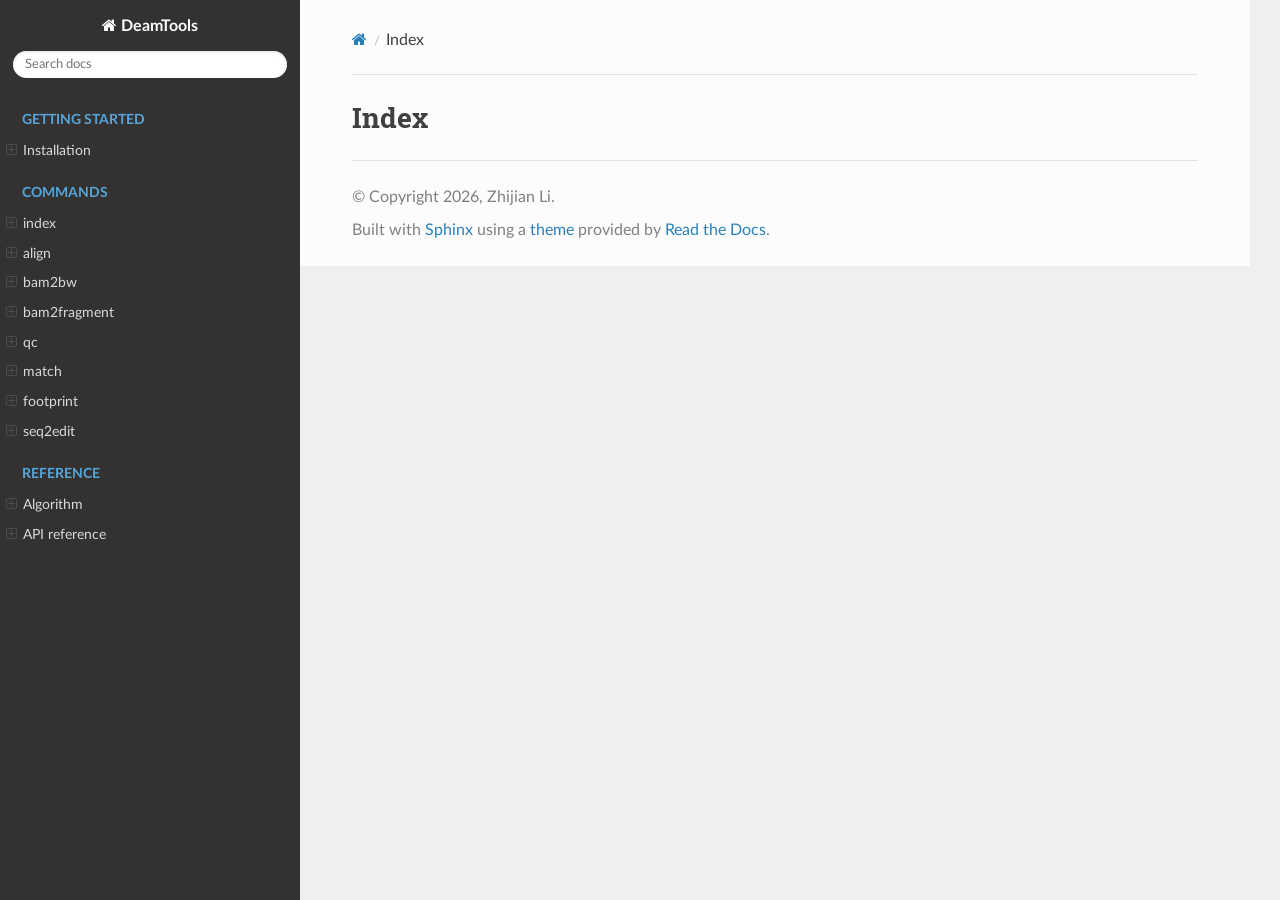
<file: genindex.html>
<!DOCTYPE html>
<html class="writer-html5" lang="en" data-content_root="./">
<head>
  <meta charset="utf-8" />
  <meta name="viewport" content="width=device-width, initial-scale=1.0" />
  <title>Index &mdash; DeamTools</title>
      <link rel="stylesheet" type="text/css" href="_static/pygments.css?v=b86133f3" />
      <link rel="stylesheet" type="text/css" href="_static/css/theme.css?v=9edc463e" />
      <link rel="stylesheet" type="text/css" href="_static/custom.css?v=a7ae4c86" />

  
      <script src="_static/jquery.js?v=5d32c60e"></script>
      <script src="_static/_sphinx_javascript_frameworks_compat.js?v=2cd50e6c"></script>
      <script src="_static/documentation_options.js?v=fd825880"></script>
      <script src="_static/doctools.js?v=fd6eb6e6"></script>
      <script src="_static/sphinx_highlight.js?v=6ffebe34"></script>
    <script src="_static/js/theme.js"></script>
    <link rel="index" title="Index" href="#" />
    <link rel="search" title="Search" href="search.html" /> 
</head>

<body class="wy-body-for-nav"> 
  <div class="wy-grid-for-nav">
    <nav data-toggle="wy-nav-shift" class="wy-nav-side">
      <div class="wy-side-scroll">
        <div class="wy-side-nav-search" >

          
          
          <a href="index.html" class="icon icon-home">
            DeamTools
          </a>
<div role="search">
  <form id="rtd-search-form" class="wy-form" action="search.html" method="get">
    <input type="text" name="q" placeholder="Search docs" aria-label="Search docs" />
    <input type="hidden" name="check_keywords" value="yes" />
    <input type="hidden" name="area" value="default" />
  </form>
</div>
        </div><div class="wy-menu wy-menu-vertical" data-spy="affix" role="navigation" aria-label="Navigation menu">
              <p class="caption" role="heading"><span class="caption-text">Getting started</span></p>
<ul>
<li class="toctree-l1"><a class="reference internal" href="installation.html">Installation</a><ul>
<li class="toctree-l2"><a class="reference internal" href="installation.html#requirements">Requirements</a></li>
<li class="toctree-l2"><a class="reference internal" href="installation.html#install-deamtools">Install DeamTools</a></li>
<li class="toctree-l2"><a class="reference internal" href="installation.html#python-dependencies">Python dependencies</a></li>
<li class="toctree-l2"><a class="reference internal" href="installation.html#verify-installation">Verify installation</a></li>
<li class="toctree-l2"><a class="reference internal" href="installation.html#running-tests">Running tests</a></li>
</ul>
</li>
</ul>
<p class="caption" role="heading"><span class="caption-text">Commands</span></p>
<ul>
<li class="toctree-l1"><a class="reference internal" href="usage/index.html">index</a><ul>
<li class="toctree-l2"><a class="reference internal" href="usage/index.html#synopsis">Synopsis</a></li>
<li class="toctree-l2"><a class="reference internal" href="usage/index.html#arguments">Arguments</a></li>
<li class="toctree-l2"><a class="reference internal" href="usage/index.html#requirements">Requirements</a></li>
<li class="toctree-l2"><a class="reference internal" href="usage/index.html#how-it-works">How it works</a></li>
<li class="toctree-l2"><a class="reference internal" href="usage/index.html#outputs">Outputs</a></li>
<li class="toctree-l2"><a class="reference internal" href="usage/index.html#examples">Examples</a></li>
<li class="toctree-l2"><a class="reference internal" href="usage/index.html#notes">Notes</a></li>
</ul>
</li>
<li class="toctree-l1"><a class="reference internal" href="usage/align.html">align</a><ul>
<li class="toctree-l2"><a class="reference internal" href="usage/align.html#synopsis">Synopsis</a></li>
<li class="toctree-l2"><a class="reference internal" href="usage/align.html#required-inputs">Required inputs</a></li>
<li class="toctree-l2"><a class="reference internal" href="usage/align.html#optional-arguments">Optional arguments</a></li>
<li class="toctree-l2"><a class="reference internal" href="usage/align.html#requirements">Requirements</a></li>
<li class="toctree-l2"><a class="reference internal" href="usage/align.html#how-it-works">How it works</a></li>
<li class="toctree-l2"><a class="reference internal" href="usage/align.html#examples">Examples</a></li>
<li class="toctree-l2"><a class="reference internal" href="usage/align.html#notes">Notes</a></li>
</ul>
</li>
<li class="toctree-l1"><a class="reference internal" href="usage/bam2bw.html">bam2bw</a><ul>
<li class="toctree-l2"><a class="reference internal" href="usage/bam2bw.html#synopsis">Synopsis</a></li>
<li class="toctree-l2"><a class="reference internal" href="usage/bam2bw.html#required-inputs">Required inputs</a></li>
<li class="toctree-l2"><a class="reference internal" href="usage/bam2bw.html#optional-arguments">Optional arguments</a></li>
<li class="toctree-l2"><a class="reference internal" href="usage/bam2bw.html#input-file-preparation">Input file preparation</a></li>
<li class="toctree-l2"><a class="reference internal" href="usage/bam2bw.html#examples">Examples</a></li>
<li class="toctree-l2"><a class="reference internal" href="usage/bam2bw.html#output">Output</a></li>
<li class="toctree-l2"><a class="reference internal" href="usage/bam2bw.html#choosing-parameters">Choosing parameters</a></li>
</ul>
</li>
<li class="toctree-l1"><a class="reference internal" href="usage/bam2fragment.html">bam2fragment</a><ul>
<li class="toctree-l2"><a class="reference internal" href="usage/bam2fragment.html#synopsis">Synopsis</a></li>
<li class="toctree-l2"><a class="reference internal" href="usage/bam2fragment.html#required-inputs">Required inputs</a></li>
<li class="toctree-l2"><a class="reference internal" href="usage/bam2fragment.html#optional-arguments">Optional arguments</a></li>
<li class="toctree-l2"><a class="reference internal" href="usage/bam2fragment.html#output-format">Output format</a></li>
<li class="toctree-l2"><a class="reference internal" href="usage/bam2fragment.html#examples">Examples</a></li>
<li class="toctree-l2"><a class="reference internal" href="usage/bam2fragment.html#notes">Notes</a></li>
</ul>
</li>
<li class="toctree-l1"><a class="reference internal" href="usage/qc.html">qc</a><ul>
<li class="toctree-l2"><a class="reference internal" href="usage/qc.html#synopsis">Synopsis</a></li>
<li class="toctree-l2"><a class="reference internal" href="usage/qc.html#required-inputs">Required inputs</a></li>
<li class="toctree-l2"><a class="reference internal" href="usage/qc.html#optional-arguments">Optional arguments</a></li>
<li class="toctree-l2"><a class="reference internal" href="usage/qc.html#output-control">Output control</a></li>
<li class="toctree-l2"><a class="reference internal" href="usage/qc.html#input-file-preparation">Input file preparation</a></li>
<li class="toctree-l2"><a class="reference internal" href="usage/qc.html#examples">Examples</a></li>
<li class="toctree-l2"><a class="reference internal" href="usage/qc.html#metrics">Metrics</a></li>
<li class="toctree-l2"><a class="reference internal" href="usage/qc.html#output">Output</a></li>
<li class="toctree-l2"><a class="reference internal" href="usage/qc.html#choosing-parameters">Choosing parameters</a></li>
<li class="toctree-l2"><a class="reference internal" href="usage/qc.html#schema-2-0-definitions-and-missing-values">Schema 2.0: definitions and missing values</a></li>
<li class="toctree-l2"><a class="reference internal" href="usage/qc.html#deaminase-and-alignment-diagnostics">Deaminase and alignment diagnostics</a></li>
<li class="toctree-l2"><a class="reference internal" href="usage/qc.html#compare-multiple-samples">Compare multiple samples</a></li>
<li class="toctree-l2"><a class="reference internal" href="usage/qc.html#interpretation-rules">Interpretation rules</a></li>
<li class="toctree-l2"><a class="reference internal" href="usage/qc.html#portable-directory-output">Portable directory output</a></li>
</ul>
</li>
<li class="toctree-l1"><a class="reference internal" href="usage/match.html">match</a><ul>
<li class="toctree-l2"><a class="reference internal" href="usage/match.html#synopsis">Synopsis</a></li>
<li class="toctree-l2"><a class="reference internal" href="usage/match.html#required-inputs">Required inputs</a></li>
<li class="toctree-l2"><a class="reference internal" href="usage/match.html#optional-arguments">Optional arguments</a></li>
<li class="toctree-l2"><a class="reference internal" href="usage/match.html#requirements">Requirements</a></li>
<li class="toctree-l2"><a class="reference internal" href="usage/match.html#how-it-works">How it works</a></li>
<li class="toctree-l2"><a class="reference internal" href="usage/match.html#output">Output</a></li>
<li class="toctree-l2"><a class="reference internal" href="usage/match.html#examples">Examples</a></li>
<li class="toctree-l2"><a class="reference internal" href="usage/match.html#notes">Notes</a></li>
</ul>
</li>
<li class="toctree-l1"><a class="reference internal" href="usage/footprint.html">footprint</a><ul>
<li class="toctree-l2"><a class="reference internal" href="usage/footprint.html#synopsis">Synopsis</a></li>
<li class="toctree-l2"><a class="reference internal" href="usage/footprint.html#required-inputs">Required inputs</a></li>
<li class="toctree-l2"><a class="reference internal" href="usage/footprint.html#optional-arguments">Optional arguments</a></li>
<li class="toctree-l2"><a class="reference internal" href="usage/footprint.html#how-it-works">How it works</a></li>
<li class="toctree-l2"><a class="reference internal" href="usage/footprint.html#output">Output</a></li>
<li class="toctree-l2"><a class="reference internal" href="usage/footprint.html#examples">Examples</a></li>
<li class="toctree-l2"><a class="reference internal" href="usage/footprint.html#notes">Notes</a></li>
</ul>
</li>
<li class="toctree-l1"><a class="reference internal" href="usage/seq2edit.html">seq2edit</a><ul>
<li class="toctree-l2"><a class="reference internal" href="usage/seq2edit.html#synopsis">Synopsis</a></li>
<li class="toctree-l2"><a class="reference internal" href="usage/seq2edit.html#required-inputs">Required inputs</a></li>
<li class="toctree-l2"><a class="reference internal" href="usage/seq2edit.html#optional-arguments">Optional arguments</a></li>
<li class="toctree-l2"><a class="reference internal" href="usage/seq2edit.html#how-it-works">How it works</a></li>
<li class="toctree-l2"><a class="reference internal" href="usage/seq2edit.html#outputs">Outputs</a></li>
<li class="toctree-l2"><a class="reference internal" href="usage/seq2edit.html#examples">Examples</a></li>
<li class="toctree-l2"><a class="reference internal" href="usage/seq2edit.html#notes">Notes</a></li>
</ul>
</li>
</ul>
<p class="caption" role="heading"><span class="caption-text">Reference</span></p>
<ul>
<li class="toctree-l1"><a class="reference internal" href="algorithm.html">Algorithm</a><ul>
<li class="toctree-l2"><a class="reference internal" href="algorithm.html#biological-basis">Biological basis</a></li>
<li class="toctree-l2"><a class="reference internal" href="algorithm.html#strand-convention">Strand convention</a></li>
<li class="toctree-l2"><a class="reference internal" href="algorithm.html#deamination-aware-alignment-index-align">Deamination-aware alignment (<code class="docutils literal notranslate"><span class="pre">index</span></code> + <code class="docutils literal notranslate"><span class="pre">align</span></code>)</a></li>
<li class="toctree-l2"><a class="reference internal" href="algorithm.html#edit-detection-conventions">Edit detection conventions</a></li>
<li class="toctree-l2"><a class="reference internal" href="algorithm.html#tn5-cut-sites-bam2bw-event-tn5">Tn5 cut sites (<code class="docutils literal notranslate"><span class="pre">bam2bw</span> <span class="pre">--event</span> <span class="pre">tn5</span></code>)</a></li>
<li class="toctree-l2"><a class="reference internal" href="algorithm.html#signal-generation-bam2bw">Signal generation (<code class="docutils literal notranslate"><span class="pre">bam2bw</span></code>)</a></li>
<li class="toctree-l2"><a class="reference internal" href="algorithm.html#enzyme-sequence-bias">Enzyme sequence bias</a></li>
<li class="toctree-l2"><a class="reference internal" href="algorithm.html#parallelism-and-output">Parallelism and output</a></li>
<li class="toctree-l2"><a class="reference internal" href="algorithm.html#complexity">Complexity</a></li>
</ul>
</li>
<li class="toctree-l1"><a class="reference internal" href="api.html">API reference</a><ul>
<li class="toctree-l2"><a class="reference internal" href="api.html#deamtools-align-index"><code class="docutils literal notranslate"><span class="pre">deamtools.align.index</span></code></a></li>
<li class="toctree-l2"><a class="reference internal" href="api.html#deamtools-align-align"><code class="docutils literal notranslate"><span class="pre">deamtools.align.align</span></code></a></li>
<li class="toctree-l2"><a class="reference internal" href="api.html#deamtools-preprocessing-bam2bw"><code class="docutils literal notranslate"><span class="pre">deamtools.preprocessing.bam2bw</span></code></a></li>
<li class="toctree-l2"><a class="reference internal" href="api.html#deamtools-preprocessing-bam2fragment"><code class="docutils literal notranslate"><span class="pre">deamtools.preprocessing.bam2fragment</span></code></a></li>
<li class="toctree-l2"><a class="reference internal" href="api.html#deamtools-qc"><code class="docutils literal notranslate"><span class="pre">deamtools.qc</span></code></a></li>
<li class="toctree-l2"><a class="reference internal" href="api.html#deamtools-motif-match"><code class="docutils literal notranslate"><span class="pre">deamtools.motif.match</span></code></a></li>
<li class="toctree-l2"><a class="reference internal" href="api.html#deamtools-footprint"><code class="docutils literal notranslate"><span class="pre">deamtools.footprint</span></code></a></li>
<li class="toctree-l2"><a class="reference internal" href="api.html#deamtools-utils"><code class="docutils literal notranslate"><span class="pre">deamtools.utils</span></code></a></li>
</ul>
</li>
</ul>

        </div>
      </div>
    </nav>

    <section data-toggle="wy-nav-shift" class="wy-nav-content-wrap"><nav class="wy-nav-top" aria-label="Mobile navigation menu" >
          <i data-toggle="wy-nav-top" class="fa fa-bars"></i>
          <a href="index.html">DeamTools</a>
      </nav>

      <div class="wy-nav-content">
        <div class="rst-content">
          <div role="navigation" aria-label="Page navigation">
  <ul class="wy-breadcrumbs">
      <li><a href="index.html" class="icon icon-home" aria-label="Home"></a></li>
      <li class="breadcrumb-item active">Index</li>
      <li class="wy-breadcrumbs-aside">
      </li>
  </ul>
  <hr/>
</div>
          <div role="main" class="document" itemscope="itemscope" itemtype="http://schema.org/Article">
           <div itemprop="articleBody">
             

<h1 id="index">Index</h1>

<div class="genindex-jumpbox">
 
</div>


           </div>
          </div>
          <footer>

  <hr/>

  <div role="contentinfo">
    <p>&#169; Copyright 2026, Zhijian Li.</p>
  </div>

  Built with <a href="https://www.sphinx-doc.org/">Sphinx</a> using a
    <a href="https://github.com/readthedocs/sphinx_rtd_theme">theme</a>
    provided by <a href="https://readthedocs.org">Read the Docs</a>.
   

</footer>
        </div>
      </div>
    </section>
  </div>
  <script>
      jQuery(function () {
          SphinxRtdTheme.Navigation.enable(true);
      });
  </script> 

</body>
</html>
</file>
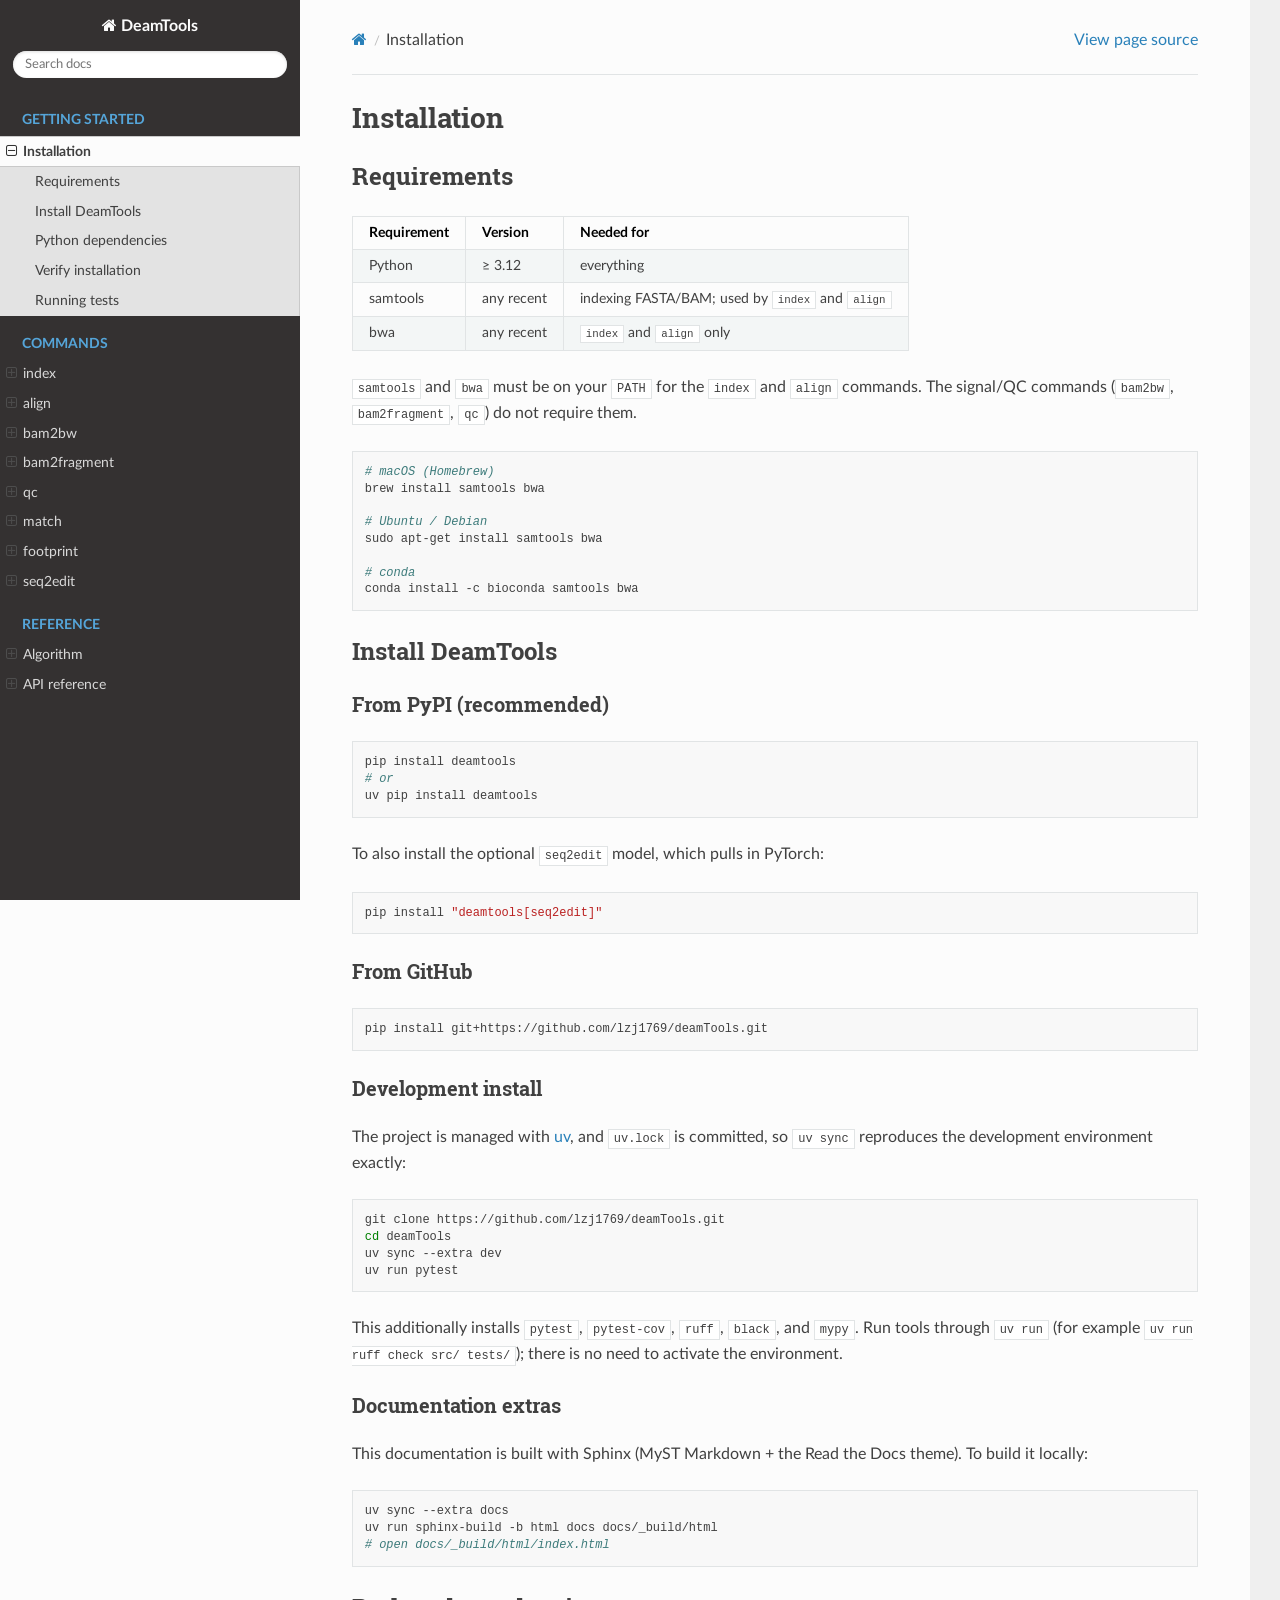
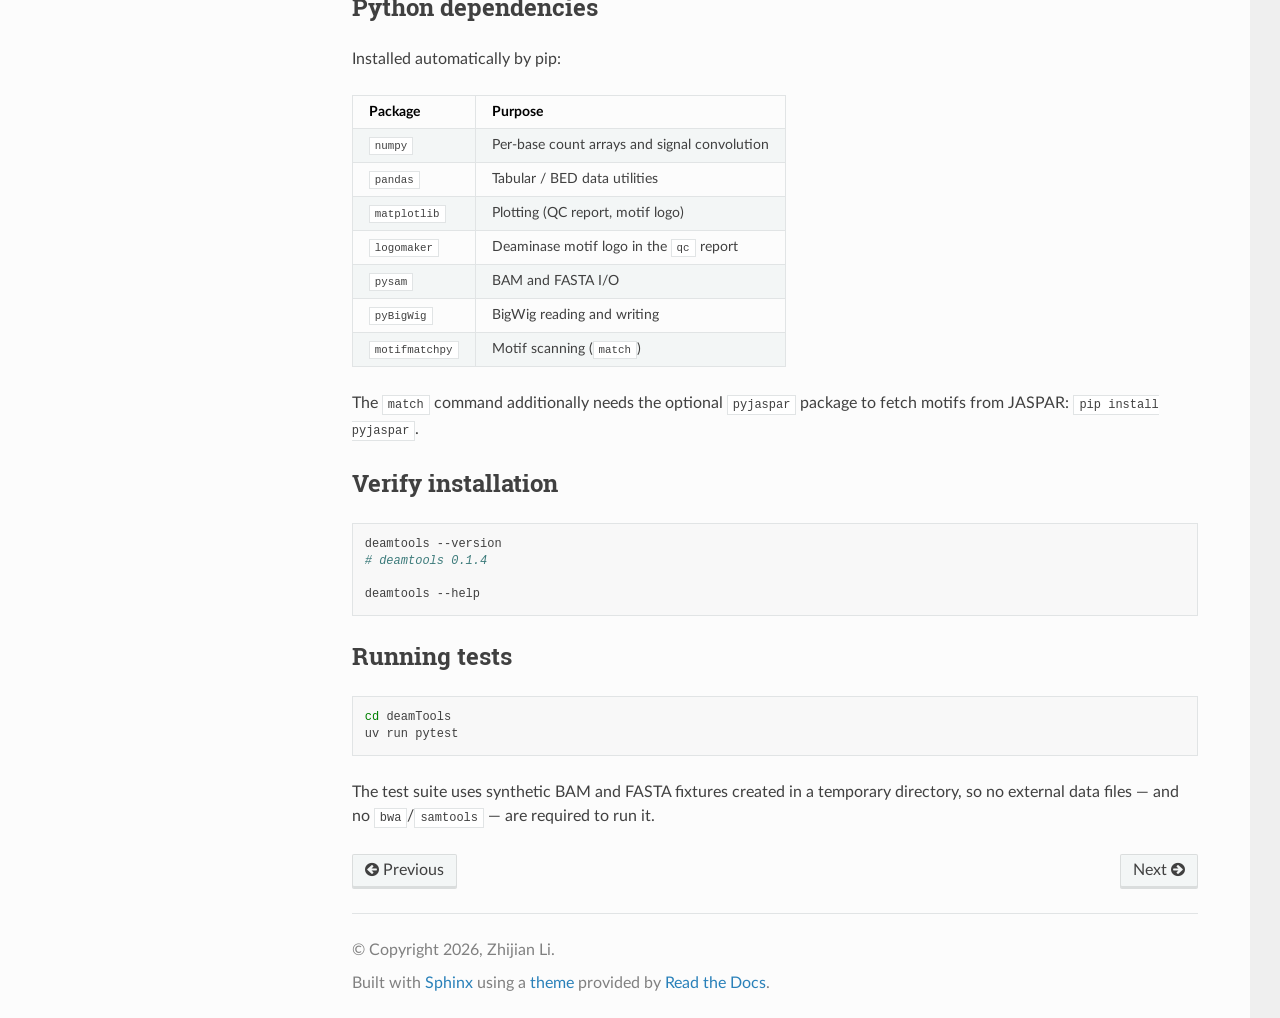
<file: installation.html>
<!DOCTYPE html>
<html class="writer-html5" lang="en" data-content_root="./">
<head>
  <meta charset="utf-8" /><meta name="viewport" content="width=device-width, initial-scale=1" />

  <meta name="viewport" content="width=device-width, initial-scale=1.0" />
  <title>Installation &mdash; DeamTools</title>
      <link rel="stylesheet" type="text/css" href="_static/pygments.css?v=b86133f3" />
      <link rel="stylesheet" type="text/css" href="_static/css/theme.css?v=9edc463e" />
      <link rel="stylesheet" type="text/css" href="_static/custom.css?v=a7ae4c86" />

  
      <script src="_static/jquery.js?v=5d32c60e"></script>
      <script src="_static/_sphinx_javascript_frameworks_compat.js?v=2cd50e6c"></script>
      <script src="_static/documentation_options.js?v=fd825880"></script>
      <script src="_static/doctools.js?v=fd6eb6e6"></script>
      <script src="_static/sphinx_highlight.js?v=6ffebe34"></script>
    <script src="_static/js/theme.js"></script>
    <link rel="index" title="Index" href="genindex.html" />
    <link rel="search" title="Search" href="search.html" />
    <link rel="next" title="index" href="usage/index.html" />
    <link rel="prev" title="Introduction" href="index.html" /> 
</head>

<body class="wy-body-for-nav"> 
  <div class="wy-grid-for-nav">
    <nav data-toggle="wy-nav-shift" class="wy-nav-side">
      <div class="wy-side-scroll">
        <div class="wy-side-nav-search" >

          
          
          <a href="index.html" class="icon icon-home">
            DeamTools
          </a>
<div role="search">
  <form id="rtd-search-form" class="wy-form" action="search.html" method="get">
    <input type="text" name="q" placeholder="Search docs" aria-label="Search docs" />
    <input type="hidden" name="check_keywords" value="yes" />
    <input type="hidden" name="area" value="default" />
  </form>
</div>
        </div><div class="wy-menu wy-menu-vertical" data-spy="affix" role="navigation" aria-label="Navigation menu">
              <p class="caption" role="heading"><span class="caption-text">Getting started</span></p>
<ul class="current">
<li class="toctree-l1 current"><a class="current reference internal" href="#">Installation</a><ul>
<li class="toctree-l2"><a class="reference internal" href="#requirements">Requirements</a></li>
<li class="toctree-l2"><a class="reference internal" href="#install-deamtools">Install DeamTools</a></li>
<li class="toctree-l2"><a class="reference internal" href="#python-dependencies">Python dependencies</a></li>
<li class="toctree-l2"><a class="reference internal" href="#verify-installation">Verify installation</a></li>
<li class="toctree-l2"><a class="reference internal" href="#running-tests">Running tests</a></li>
</ul>
</li>
</ul>
<p class="caption" role="heading"><span class="caption-text">Commands</span></p>
<ul>
<li class="toctree-l1"><a class="reference internal" href="usage/index.html">index</a><ul>
<li class="toctree-l2"><a class="reference internal" href="usage/index.html#synopsis">Synopsis</a></li>
<li class="toctree-l2"><a class="reference internal" href="usage/index.html#arguments">Arguments</a></li>
<li class="toctree-l2"><a class="reference internal" href="usage/index.html#requirements">Requirements</a></li>
<li class="toctree-l2"><a class="reference internal" href="usage/index.html#how-it-works">How it works</a></li>
<li class="toctree-l2"><a class="reference internal" href="usage/index.html#outputs">Outputs</a></li>
<li class="toctree-l2"><a class="reference internal" href="usage/index.html#examples">Examples</a></li>
<li class="toctree-l2"><a class="reference internal" href="usage/index.html#notes">Notes</a></li>
</ul>
</li>
<li class="toctree-l1"><a class="reference internal" href="usage/align.html">align</a><ul>
<li class="toctree-l2"><a class="reference internal" href="usage/align.html#synopsis">Synopsis</a></li>
<li class="toctree-l2"><a class="reference internal" href="usage/align.html#required-inputs">Required inputs</a></li>
<li class="toctree-l2"><a class="reference internal" href="usage/align.html#optional-arguments">Optional arguments</a></li>
<li class="toctree-l2"><a class="reference internal" href="usage/align.html#requirements">Requirements</a></li>
<li class="toctree-l2"><a class="reference internal" href="usage/align.html#how-it-works">How it works</a></li>
<li class="toctree-l2"><a class="reference internal" href="usage/align.html#examples">Examples</a></li>
<li class="toctree-l2"><a class="reference internal" href="usage/align.html#notes">Notes</a></li>
</ul>
</li>
<li class="toctree-l1"><a class="reference internal" href="usage/bam2bw.html">bam2bw</a><ul>
<li class="toctree-l2"><a class="reference internal" href="usage/bam2bw.html#synopsis">Synopsis</a></li>
<li class="toctree-l2"><a class="reference internal" href="usage/bam2bw.html#required-inputs">Required inputs</a></li>
<li class="toctree-l2"><a class="reference internal" href="usage/bam2bw.html#optional-arguments">Optional arguments</a></li>
<li class="toctree-l2"><a class="reference internal" href="usage/bam2bw.html#input-file-preparation">Input file preparation</a></li>
<li class="toctree-l2"><a class="reference internal" href="usage/bam2bw.html#examples">Examples</a></li>
<li class="toctree-l2"><a class="reference internal" href="usage/bam2bw.html#output">Output</a></li>
<li class="toctree-l2"><a class="reference internal" href="usage/bam2bw.html#choosing-parameters">Choosing parameters</a></li>
</ul>
</li>
<li class="toctree-l1"><a class="reference internal" href="usage/bam2fragment.html">bam2fragment</a><ul>
<li class="toctree-l2"><a class="reference internal" href="usage/bam2fragment.html#synopsis">Synopsis</a></li>
<li class="toctree-l2"><a class="reference internal" href="usage/bam2fragment.html#required-inputs">Required inputs</a></li>
<li class="toctree-l2"><a class="reference internal" href="usage/bam2fragment.html#optional-arguments">Optional arguments</a></li>
<li class="toctree-l2"><a class="reference internal" href="usage/bam2fragment.html#output-format">Output format</a></li>
<li class="toctree-l2"><a class="reference internal" href="usage/bam2fragment.html#examples">Examples</a></li>
<li class="toctree-l2"><a class="reference internal" href="usage/bam2fragment.html#notes">Notes</a></li>
</ul>
</li>
<li class="toctree-l1"><a class="reference internal" href="usage/qc.html">qc</a><ul>
<li class="toctree-l2"><a class="reference internal" href="usage/qc.html#synopsis">Synopsis</a></li>
<li class="toctree-l2"><a class="reference internal" href="usage/qc.html#required-inputs">Required inputs</a></li>
<li class="toctree-l2"><a class="reference internal" href="usage/qc.html#optional-arguments">Optional arguments</a></li>
<li class="toctree-l2"><a class="reference internal" href="usage/qc.html#output-control">Output control</a></li>
<li class="toctree-l2"><a class="reference internal" href="usage/qc.html#input-file-preparation">Input file preparation</a></li>
<li class="toctree-l2"><a class="reference internal" href="usage/qc.html#examples">Examples</a></li>
<li class="toctree-l2"><a class="reference internal" href="usage/qc.html#metrics">Metrics</a></li>
<li class="toctree-l2"><a class="reference internal" href="usage/qc.html#output">Output</a></li>
<li class="toctree-l2"><a class="reference internal" href="usage/qc.html#choosing-parameters">Choosing parameters</a></li>
<li class="toctree-l2"><a class="reference internal" href="usage/qc.html#schema-2-0-definitions-and-missing-values">Schema 2.0: definitions and missing values</a></li>
<li class="toctree-l2"><a class="reference internal" href="usage/qc.html#deaminase-and-alignment-diagnostics">Deaminase and alignment diagnostics</a></li>
<li class="toctree-l2"><a class="reference internal" href="usage/qc.html#compare-multiple-samples">Compare multiple samples</a></li>
<li class="toctree-l2"><a class="reference internal" href="usage/qc.html#interpretation-rules">Interpretation rules</a></li>
<li class="toctree-l2"><a class="reference internal" href="usage/qc.html#portable-directory-output">Portable directory output</a></li>
</ul>
</li>
<li class="toctree-l1"><a class="reference internal" href="usage/match.html">match</a><ul>
<li class="toctree-l2"><a class="reference internal" href="usage/match.html#synopsis">Synopsis</a></li>
<li class="toctree-l2"><a class="reference internal" href="usage/match.html#required-inputs">Required inputs</a></li>
<li class="toctree-l2"><a class="reference internal" href="usage/match.html#optional-arguments">Optional arguments</a></li>
<li class="toctree-l2"><a class="reference internal" href="usage/match.html#requirements">Requirements</a></li>
<li class="toctree-l2"><a class="reference internal" href="usage/match.html#how-it-works">How it works</a></li>
<li class="toctree-l2"><a class="reference internal" href="usage/match.html#output">Output</a></li>
<li class="toctree-l2"><a class="reference internal" href="usage/match.html#examples">Examples</a></li>
<li class="toctree-l2"><a class="reference internal" href="usage/match.html#notes">Notes</a></li>
</ul>
</li>
<li class="toctree-l1"><a class="reference internal" href="usage/footprint.html">footprint</a><ul>
<li class="toctree-l2"><a class="reference internal" href="usage/footprint.html#synopsis">Synopsis</a></li>
<li class="toctree-l2"><a class="reference internal" href="usage/footprint.html#required-inputs">Required inputs</a></li>
<li class="toctree-l2"><a class="reference internal" href="usage/footprint.html#optional-arguments">Optional arguments</a></li>
<li class="toctree-l2"><a class="reference internal" href="usage/footprint.html#how-it-works">How it works</a></li>
<li class="toctree-l2"><a class="reference internal" href="usage/footprint.html#output">Output</a></li>
<li class="toctree-l2"><a class="reference internal" href="usage/footprint.html#examples">Examples</a></li>
<li class="toctree-l2"><a class="reference internal" href="usage/footprint.html#notes">Notes</a></li>
</ul>
</li>
<li class="toctree-l1"><a class="reference internal" href="usage/seq2edit.html">seq2edit</a><ul>
<li class="toctree-l2"><a class="reference internal" href="usage/seq2edit.html#synopsis">Synopsis</a></li>
<li class="toctree-l2"><a class="reference internal" href="usage/seq2edit.html#required-inputs">Required inputs</a></li>
<li class="toctree-l2"><a class="reference internal" href="usage/seq2edit.html#optional-arguments">Optional arguments</a></li>
<li class="toctree-l2"><a class="reference internal" href="usage/seq2edit.html#how-it-works">How it works</a></li>
<li class="toctree-l2"><a class="reference internal" href="usage/seq2edit.html#outputs">Outputs</a></li>
<li class="toctree-l2"><a class="reference internal" href="usage/seq2edit.html#examples">Examples</a></li>
<li class="toctree-l2"><a class="reference internal" href="usage/seq2edit.html#notes">Notes</a></li>
</ul>
</li>
</ul>
<p class="caption" role="heading"><span class="caption-text">Reference</span></p>
<ul>
<li class="toctree-l1"><a class="reference internal" href="algorithm.html">Algorithm</a><ul>
<li class="toctree-l2"><a class="reference internal" href="algorithm.html#biological-basis">Biological basis</a></li>
<li class="toctree-l2"><a class="reference internal" href="algorithm.html#strand-convention">Strand convention</a></li>
<li class="toctree-l2"><a class="reference internal" href="algorithm.html#deamination-aware-alignment-index-align">Deamination-aware alignment (<code class="docutils literal notranslate"><span class="pre">index</span></code> + <code class="docutils literal notranslate"><span class="pre">align</span></code>)</a></li>
<li class="toctree-l2"><a class="reference internal" href="algorithm.html#edit-detection-conventions">Edit detection conventions</a></li>
<li class="toctree-l2"><a class="reference internal" href="algorithm.html#tn5-cut-sites-bam2bw-event-tn5">Tn5 cut sites (<code class="docutils literal notranslate"><span class="pre">bam2bw</span> <span class="pre">--event</span> <span class="pre">tn5</span></code>)</a></li>
<li class="toctree-l2"><a class="reference internal" href="algorithm.html#signal-generation-bam2bw">Signal generation (<code class="docutils literal notranslate"><span class="pre">bam2bw</span></code>)</a></li>
<li class="toctree-l2"><a class="reference internal" href="algorithm.html#enzyme-sequence-bias">Enzyme sequence bias</a></li>
<li class="toctree-l2"><a class="reference internal" href="algorithm.html#parallelism-and-output">Parallelism and output</a></li>
<li class="toctree-l2"><a class="reference internal" href="algorithm.html#complexity">Complexity</a></li>
</ul>
</li>
<li class="toctree-l1"><a class="reference internal" href="api.html">API reference</a><ul>
<li class="toctree-l2"><a class="reference internal" href="api.html#deamtools-align-index"><code class="docutils literal notranslate"><span class="pre">deamtools.align.index</span></code></a></li>
<li class="toctree-l2"><a class="reference internal" href="api.html#deamtools-align-align"><code class="docutils literal notranslate"><span class="pre">deamtools.align.align</span></code></a></li>
<li class="toctree-l2"><a class="reference internal" href="api.html#deamtools-preprocessing-bam2bw"><code class="docutils literal notranslate"><span class="pre">deamtools.preprocessing.bam2bw</span></code></a></li>
<li class="toctree-l2"><a class="reference internal" href="api.html#deamtools-preprocessing-bam2fragment"><code class="docutils literal notranslate"><span class="pre">deamtools.preprocessing.bam2fragment</span></code></a></li>
<li class="toctree-l2"><a class="reference internal" href="api.html#deamtools-qc"><code class="docutils literal notranslate"><span class="pre">deamtools.qc</span></code></a></li>
<li class="toctree-l2"><a class="reference internal" href="api.html#deamtools-motif-match"><code class="docutils literal notranslate"><span class="pre">deamtools.motif.match</span></code></a></li>
<li class="toctree-l2"><a class="reference internal" href="api.html#deamtools-footprint"><code class="docutils literal notranslate"><span class="pre">deamtools.footprint</span></code></a></li>
<li class="toctree-l2"><a class="reference internal" href="api.html#deamtools-utils"><code class="docutils literal notranslate"><span class="pre">deamtools.utils</span></code></a></li>
</ul>
</li>
</ul>

        </div>
      </div>
    </nav>

    <section data-toggle="wy-nav-shift" class="wy-nav-content-wrap"><nav class="wy-nav-top" aria-label="Mobile navigation menu" >
          <i data-toggle="wy-nav-top" class="fa fa-bars"></i>
          <a href="index.html">DeamTools</a>
      </nav>

      <div class="wy-nav-content">
        <div class="rst-content">
          <div role="navigation" aria-label="Page navigation">
  <ul class="wy-breadcrumbs">
      <li><a href="index.html" class="icon icon-home" aria-label="Home"></a></li>
      <li class="breadcrumb-item active">Installation</li>
      <li class="wy-breadcrumbs-aside">
            <a href="_sources/installation.md.txt" rel="nofollow"> View page source</a>
      </li>
  </ul>
  <hr/>
</div>
          <div role="main" class="document" itemscope="itemscope" itemtype="http://schema.org/Article">
           <div itemprop="articleBody">
             
  <section id="installation">
<h1>Installation<a class="headerlink" href="#installation" title="Link to this heading"></a></h1>
<section id="requirements">
<h2>Requirements<a class="headerlink" href="#requirements" title="Link to this heading"></a></h2>
<table class="docutils align-default">
<thead>
<tr class="row-odd"><th class="head"><p>Requirement</p></th>
<th class="head"><p>Version</p></th>
<th class="head"><p>Needed for</p></th>
</tr>
</thead>
<tbody>
<tr class="row-even"><td><p>Python</p></td>
<td><p>≥ 3.12</p></td>
<td><p>everything</p></td>
</tr>
<tr class="row-odd"><td><p>samtools</p></td>
<td><p>any recent</p></td>
<td><p>indexing FASTA/BAM; used by <code class="docutils literal notranslate"><span class="pre">index</span></code> and <code class="docutils literal notranslate"><span class="pre">align</span></code></p></td>
</tr>
<tr class="row-even"><td><p>bwa</p></td>
<td><p>any recent</p></td>
<td><p><code class="docutils literal notranslate"><span class="pre">index</span></code> and <code class="docutils literal notranslate"><span class="pre">align</span></code> only</p></td>
</tr>
</tbody>
</table>
<p><code class="docutils literal notranslate"><span class="pre">samtools</span></code> and <code class="docutils literal notranslate"><span class="pre">bwa</span></code> must be on your <code class="docutils literal notranslate"><span class="pre">PATH</span></code> for the <code class="docutils literal notranslate"><span class="pre">index</span></code> and <code class="docutils literal notranslate"><span class="pre">align</span></code> commands. The signal/QC commands (<code class="docutils literal notranslate"><span class="pre">bam2bw</span></code>, <code class="docutils literal notranslate"><span class="pre">bam2fragment</span></code>, <code class="docutils literal notranslate"><span class="pre">qc</span></code>) do not require them.</p>
<div class="highlight-bash notranslate"><div class="highlight"><pre><span></span><span class="c1"># macOS (Homebrew)</span>
brew<span class="w"> </span>install<span class="w"> </span>samtools<span class="w"> </span>bwa

<span class="c1"># Ubuntu / Debian</span>
sudo<span class="w"> </span>apt-get<span class="w"> </span>install<span class="w"> </span>samtools<span class="w"> </span>bwa

<span class="c1"># conda</span>
conda<span class="w"> </span>install<span class="w"> </span>-c<span class="w"> </span>bioconda<span class="w"> </span>samtools<span class="w"> </span>bwa
</pre></div>
</div>
</section>
<section id="install-deamtools">
<h2>Install DeamTools<a class="headerlink" href="#install-deamtools" title="Link to this heading"></a></h2>
<section id="from-pypi-recommended">
<h3>From PyPI (recommended)<a class="headerlink" href="#from-pypi-recommended" title="Link to this heading"></a></h3>
<div class="highlight-bash notranslate"><div class="highlight"><pre><span></span>pip<span class="w"> </span>install<span class="w"> </span>deamtools
<span class="c1"># or</span>
uv<span class="w"> </span>pip<span class="w"> </span>install<span class="w"> </span>deamtools
</pre></div>
</div>
<p>To also install the optional <code class="docutils literal notranslate"><span class="pre">seq2edit</span></code> model, which pulls in PyTorch:</p>
<div class="highlight-bash notranslate"><div class="highlight"><pre><span></span>pip<span class="w"> </span>install<span class="w"> </span><span class="s2">"deamtools[seq2edit]"</span>
</pre></div>
</div>
</section>
<section id="from-github">
<h3>From GitHub<a class="headerlink" href="#from-github" title="Link to this heading"></a></h3>
<div class="highlight-bash notranslate"><div class="highlight"><pre><span></span>pip<span class="w"> </span>install<span class="w"> </span>git+https://github.com/lzj1769/deamTools.git
</pre></div>
</div>
</section>
<section id="development-install">
<h3>Development install<a class="headerlink" href="#development-install" title="Link to this heading"></a></h3>
<p>The project is managed with <a class="reference external" href="https://docs.astral.sh/uv/">uv</a>, and <code class="docutils literal notranslate"><span class="pre">uv.lock</span></code> is
committed, so <code class="docutils literal notranslate"><span class="pre">uv</span> <span class="pre">sync</span></code> reproduces the development environment exactly:</p>
<div class="highlight-bash notranslate"><div class="highlight"><pre><span></span>git<span class="w"> </span>clone<span class="w"> </span>https://github.com/lzj1769/deamTools.git
<span class="nb">cd</span><span class="w"> </span>deamTools
uv<span class="w"> </span>sync<span class="w"> </span>--extra<span class="w"> </span>dev
uv<span class="w"> </span>run<span class="w"> </span>pytest
</pre></div>
</div>
<p>This additionally installs <code class="docutils literal notranslate"><span class="pre">pytest</span></code>, <code class="docutils literal notranslate"><span class="pre">pytest-cov</span></code>, <code class="docutils literal notranslate"><span class="pre">ruff</span></code>, <code class="docutils literal notranslate"><span class="pre">black</span></code>, and <code class="docutils literal notranslate"><span class="pre">mypy</span></code>. Run
tools through <code class="docutils literal notranslate"><span class="pre">uv</span> <span class="pre">run</span></code> (for example <code class="docutils literal notranslate"><span class="pre">uv</span> <span class="pre">run</span> <span class="pre">ruff</span> <span class="pre">check</span> <span class="pre">src/</span> <span class="pre">tests/</span></code>); there is no
need to activate the environment.</p>
</section>
<section id="documentation-extras">
<h3>Documentation extras<a class="headerlink" href="#documentation-extras" title="Link to this heading"></a></h3>
<p>This documentation is built with Sphinx (MyST Markdown + the Read the Docs theme). To build it locally:</p>
<div class="highlight-bash notranslate"><div class="highlight"><pre><span></span>uv<span class="w"> </span>sync<span class="w"> </span>--extra<span class="w"> </span>docs
uv<span class="w"> </span>run<span class="w"> </span>sphinx-build<span class="w"> </span>-b<span class="w"> </span>html<span class="w"> </span>docs<span class="w"> </span>docs/_build/html
<span class="c1"># open docs/_build/html/index.html</span>
</pre></div>
</div>
</section>
</section>
<section id="python-dependencies">
<h2>Python dependencies<a class="headerlink" href="#python-dependencies" title="Link to this heading"></a></h2>
<p>Installed automatically by pip:</p>
<table class="docutils align-default">
<thead>
<tr class="row-odd"><th class="head"><p>Package</p></th>
<th class="head"><p>Purpose</p></th>
</tr>
</thead>
<tbody>
<tr class="row-even"><td><p><code class="docutils literal notranslate"><span class="pre">numpy</span></code></p></td>
<td><p>Per-base count arrays and signal convolution</p></td>
</tr>
<tr class="row-odd"><td><p><code class="docutils literal notranslate"><span class="pre">pandas</span></code></p></td>
<td><p>Tabular / BED data utilities</p></td>
</tr>
<tr class="row-even"><td><p><code class="docutils literal notranslate"><span class="pre">matplotlib</span></code></p></td>
<td><p>Plotting (QC report, motif logo)</p></td>
</tr>
<tr class="row-odd"><td><p><code class="docutils literal notranslate"><span class="pre">logomaker</span></code></p></td>
<td><p>Deaminase motif logo in the <code class="docutils literal notranslate"><span class="pre">qc</span></code> report</p></td>
</tr>
<tr class="row-even"><td><p><code class="docutils literal notranslate"><span class="pre">pysam</span></code></p></td>
<td><p>BAM and FASTA I/O</p></td>
</tr>
<tr class="row-odd"><td><p><code class="docutils literal notranslate"><span class="pre">pyBigWig</span></code></p></td>
<td><p>BigWig reading and writing</p></td>
</tr>
<tr class="row-even"><td><p><code class="docutils literal notranslate"><span class="pre">motifmatchpy</span></code></p></td>
<td><p>Motif scanning (<code class="docutils literal notranslate"><span class="pre">match</span></code>)</p></td>
</tr>
</tbody>
</table>
<p>The <code class="docutils literal notranslate"><span class="pre">match</span></code> command additionally needs the optional <code class="docutils literal notranslate"><span class="pre">pyjaspar</span></code> package to fetch motifs from JASPAR: <code class="docutils literal notranslate"><span class="pre">pip</span> <span class="pre">install</span> <span class="pre">pyjaspar</span></code>.</p>
</section>
<section id="verify-installation">
<h2>Verify installation<a class="headerlink" href="#verify-installation" title="Link to this heading"></a></h2>
<div class="highlight-bash notranslate"><div class="highlight"><pre><span></span>deamtools<span class="w"> </span>--version
<span class="c1"># deamtools 0.1.4</span>

deamtools<span class="w"> </span>--help
</pre></div>
</div>
</section>
<section id="running-tests">
<h2>Running tests<a class="headerlink" href="#running-tests" title="Link to this heading"></a></h2>
<div class="highlight-bash notranslate"><div class="highlight"><pre><span></span><span class="nb">cd</span><span class="w"> </span>deamTools
uv<span class="w"> </span>run<span class="w"> </span>pytest
</pre></div>
</div>
<p>The test suite uses synthetic BAM and FASTA fixtures created in a temporary directory, so no external data files — and no <code class="docutils literal notranslate"><span class="pre">bwa</span></code>/<code class="docutils literal notranslate"><span class="pre">samtools</span></code> — are required to run it.</p>
</section>
</section>


           </div>
          </div>
          <footer><div class="rst-footer-buttons" role="navigation" aria-label="Footer">
        <a href="index.html" class="btn btn-neutral float-left" title="Introduction" accesskey="p" rel="prev"><span class="fa fa-arrow-circle-left" aria-hidden="true"></span> Previous</a>
        <a href="usage/index.html" class="btn btn-neutral float-right" title="index" accesskey="n" rel="next">Next <span class="fa fa-arrow-circle-right" aria-hidden="true"></span></a>
    </div>

  <hr/>

  <div role="contentinfo">
    <p>&#169; Copyright 2026, Zhijian Li.</p>
  </div>

  Built with <a href="https://www.sphinx-doc.org/">Sphinx</a> using a
    <a href="https://github.com/readthedocs/sphinx_rtd_theme">theme</a>
    provided by <a href="https://readthedocs.org">Read the Docs</a>.
   

</footer>
        </div>
      </div>
    </section>
  </div>
  <script>
      jQuery(function () {
          SphinxRtdTheme.Navigation.enable(true);
      });
  </script> 

</body>
</html>
</file>
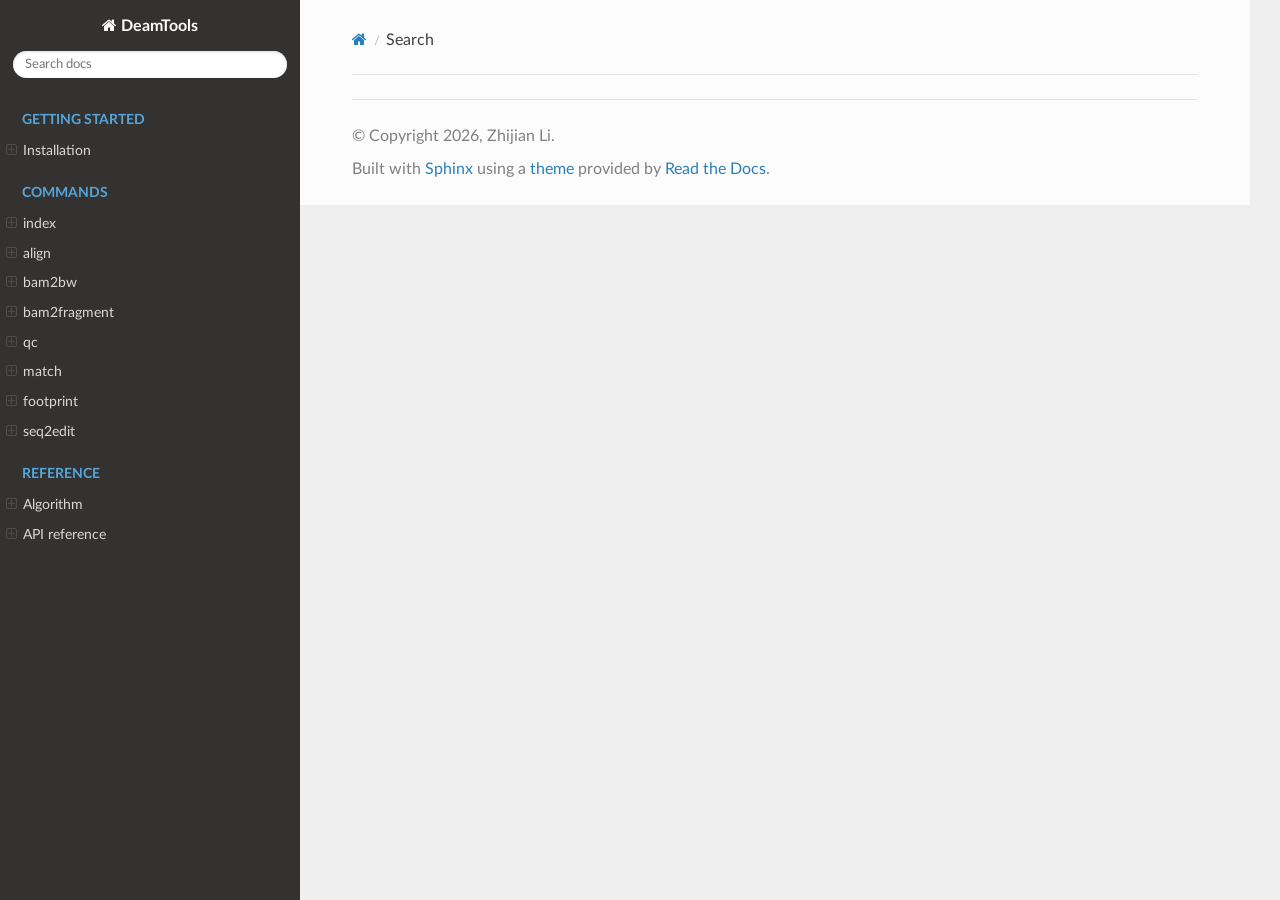
<file: search.html>
<!DOCTYPE html>
<html class="writer-html5" lang="en" data-content_root="./">
<head>
  <meta charset="utf-8" />
  <meta name="viewport" content="width=device-width, initial-scale=1.0" />
  <title>Search &mdash; DeamTools</title>
      <link rel="stylesheet" type="text/css" href="_static/pygments.css?v=b86133f3" />
      <link rel="stylesheet" type="text/css" href="_static/css/theme.css?v=9edc463e" />
      <link rel="stylesheet" type="text/css" href="_static/custom.css?v=a7ae4c86" />

  
    
      <script src="_static/jquery.js?v=5d32c60e"></script>
      <script src="_static/_sphinx_javascript_frameworks_compat.js?v=2cd50e6c"></script>
      <script src="_static/documentation_options.js?v=fd825880"></script>
      <script src="_static/doctools.js?v=fd6eb6e6"></script>
      <script src="_static/sphinx_highlight.js?v=6ffebe34"></script>
    <script src="_static/js/theme.js"></script>
    <script src="_static/searchtools.js"></script>
    <script src="_static/language_data.js"></script>
    <link rel="index" title="Index" href="genindex.html" />
    <link rel="search" title="Search" href="#" /> 
</head>

<body class="wy-body-for-nav"> 
  <div class="wy-grid-for-nav">
    <nav data-toggle="wy-nav-shift" class="wy-nav-side">
      <div class="wy-side-scroll">
        <div class="wy-side-nav-search" >

          
          
          <a href="index.html" class="icon icon-home">
            DeamTools
          </a>
<div role="search">
  <form id="rtd-search-form" class="wy-form" action="#" method="get">
    <input type="text" name="q" placeholder="Search docs" aria-label="Search docs" />
    <input type="hidden" name="check_keywords" value="yes" />
    <input type="hidden" name="area" value="default" />
  </form>
</div>
        </div><div class="wy-menu wy-menu-vertical" data-spy="affix" role="navigation" aria-label="Navigation menu">
              <p class="caption" role="heading"><span class="caption-text">Getting started</span></p>
<ul>
<li class="toctree-l1"><a class="reference internal" href="installation.html">Installation</a><ul>
<li class="toctree-l2"><a class="reference internal" href="installation.html#requirements">Requirements</a></li>
<li class="toctree-l2"><a class="reference internal" href="installation.html#install-deamtools">Install DeamTools</a></li>
<li class="toctree-l2"><a class="reference internal" href="installation.html#python-dependencies">Python dependencies</a></li>
<li class="toctree-l2"><a class="reference internal" href="installation.html#verify-installation">Verify installation</a></li>
<li class="toctree-l2"><a class="reference internal" href="installation.html#running-tests">Running tests</a></li>
</ul>
</li>
</ul>
<p class="caption" role="heading"><span class="caption-text">Commands</span></p>
<ul>
<li class="toctree-l1"><a class="reference internal" href="usage/index.html">index</a><ul>
<li class="toctree-l2"><a class="reference internal" href="usage/index.html#synopsis">Synopsis</a></li>
<li class="toctree-l2"><a class="reference internal" href="usage/index.html#arguments">Arguments</a></li>
<li class="toctree-l2"><a class="reference internal" href="usage/index.html#requirements">Requirements</a></li>
<li class="toctree-l2"><a class="reference internal" href="usage/index.html#how-it-works">How it works</a></li>
<li class="toctree-l2"><a class="reference internal" href="usage/index.html#outputs">Outputs</a></li>
<li class="toctree-l2"><a class="reference internal" href="usage/index.html#examples">Examples</a></li>
<li class="toctree-l2"><a class="reference internal" href="usage/index.html#notes">Notes</a></li>
</ul>
</li>
<li class="toctree-l1"><a class="reference internal" href="usage/align.html">align</a><ul>
<li class="toctree-l2"><a class="reference internal" href="usage/align.html#synopsis">Synopsis</a></li>
<li class="toctree-l2"><a class="reference internal" href="usage/align.html#required-inputs">Required inputs</a></li>
<li class="toctree-l2"><a class="reference internal" href="usage/align.html#optional-arguments">Optional arguments</a></li>
<li class="toctree-l2"><a class="reference internal" href="usage/align.html#requirements">Requirements</a></li>
<li class="toctree-l2"><a class="reference internal" href="usage/align.html#how-it-works">How it works</a></li>
<li class="toctree-l2"><a class="reference internal" href="usage/align.html#examples">Examples</a></li>
<li class="toctree-l2"><a class="reference internal" href="usage/align.html#notes">Notes</a></li>
</ul>
</li>
<li class="toctree-l1"><a class="reference internal" href="usage/bam2bw.html">bam2bw</a><ul>
<li class="toctree-l2"><a class="reference internal" href="usage/bam2bw.html#synopsis">Synopsis</a></li>
<li class="toctree-l2"><a class="reference internal" href="usage/bam2bw.html#required-inputs">Required inputs</a></li>
<li class="toctree-l2"><a class="reference internal" href="usage/bam2bw.html#optional-arguments">Optional arguments</a></li>
<li class="toctree-l2"><a class="reference internal" href="usage/bam2bw.html#input-file-preparation">Input file preparation</a></li>
<li class="toctree-l2"><a class="reference internal" href="usage/bam2bw.html#examples">Examples</a></li>
<li class="toctree-l2"><a class="reference internal" href="usage/bam2bw.html#output">Output</a></li>
<li class="toctree-l2"><a class="reference internal" href="usage/bam2bw.html#choosing-parameters">Choosing parameters</a></li>
</ul>
</li>
<li class="toctree-l1"><a class="reference internal" href="usage/bam2fragment.html">bam2fragment</a><ul>
<li class="toctree-l2"><a class="reference internal" href="usage/bam2fragment.html#synopsis">Synopsis</a></li>
<li class="toctree-l2"><a class="reference internal" href="usage/bam2fragment.html#required-inputs">Required inputs</a></li>
<li class="toctree-l2"><a class="reference internal" href="usage/bam2fragment.html#optional-arguments">Optional arguments</a></li>
<li class="toctree-l2"><a class="reference internal" href="usage/bam2fragment.html#output-format">Output format</a></li>
<li class="toctree-l2"><a class="reference internal" href="usage/bam2fragment.html#examples">Examples</a></li>
<li class="toctree-l2"><a class="reference internal" href="usage/bam2fragment.html#notes">Notes</a></li>
</ul>
</li>
<li class="toctree-l1"><a class="reference internal" href="usage/qc.html">qc</a><ul>
<li class="toctree-l2"><a class="reference internal" href="usage/qc.html#synopsis">Synopsis</a></li>
<li class="toctree-l2"><a class="reference internal" href="usage/qc.html#required-inputs">Required inputs</a></li>
<li class="toctree-l2"><a class="reference internal" href="usage/qc.html#optional-arguments">Optional arguments</a></li>
<li class="toctree-l2"><a class="reference internal" href="usage/qc.html#output-control">Output control</a></li>
<li class="toctree-l2"><a class="reference internal" href="usage/qc.html#input-file-preparation">Input file preparation</a></li>
<li class="toctree-l2"><a class="reference internal" href="usage/qc.html#examples">Examples</a></li>
<li class="toctree-l2"><a class="reference internal" href="usage/qc.html#metrics">Metrics</a></li>
<li class="toctree-l2"><a class="reference internal" href="usage/qc.html#output">Output</a></li>
<li class="toctree-l2"><a class="reference internal" href="usage/qc.html#choosing-parameters">Choosing parameters</a></li>
<li class="toctree-l2"><a class="reference internal" href="usage/qc.html#schema-2-0-definitions-and-missing-values">Schema 2.0: definitions and missing values</a></li>
<li class="toctree-l2"><a class="reference internal" href="usage/qc.html#deaminase-and-alignment-diagnostics">Deaminase and alignment diagnostics</a></li>
<li class="toctree-l2"><a class="reference internal" href="usage/qc.html#compare-multiple-samples">Compare multiple samples</a></li>
<li class="toctree-l2"><a class="reference internal" href="usage/qc.html#interpretation-rules">Interpretation rules</a></li>
<li class="toctree-l2"><a class="reference internal" href="usage/qc.html#portable-directory-output">Portable directory output</a></li>
</ul>
</li>
<li class="toctree-l1"><a class="reference internal" href="usage/match.html">match</a><ul>
<li class="toctree-l2"><a class="reference internal" href="usage/match.html#synopsis">Synopsis</a></li>
<li class="toctree-l2"><a class="reference internal" href="usage/match.html#required-inputs">Required inputs</a></li>
<li class="toctree-l2"><a class="reference internal" href="usage/match.html#optional-arguments">Optional arguments</a></li>
<li class="toctree-l2"><a class="reference internal" href="usage/match.html#requirements">Requirements</a></li>
<li class="toctree-l2"><a class="reference internal" href="usage/match.html#how-it-works">How it works</a></li>
<li class="toctree-l2"><a class="reference internal" href="usage/match.html#output">Output</a></li>
<li class="toctree-l2"><a class="reference internal" href="usage/match.html#examples">Examples</a></li>
<li class="toctree-l2"><a class="reference internal" href="usage/match.html#notes">Notes</a></li>
</ul>
</li>
<li class="toctree-l1"><a class="reference internal" href="usage/footprint.html">footprint</a><ul>
<li class="toctree-l2"><a class="reference internal" href="usage/footprint.html#synopsis">Synopsis</a></li>
<li class="toctree-l2"><a class="reference internal" href="usage/footprint.html#required-inputs">Required inputs</a></li>
<li class="toctree-l2"><a class="reference internal" href="usage/footprint.html#optional-arguments">Optional arguments</a></li>
<li class="toctree-l2"><a class="reference internal" href="usage/footprint.html#how-it-works">How it works</a></li>
<li class="toctree-l2"><a class="reference internal" href="usage/footprint.html#output">Output</a></li>
<li class="toctree-l2"><a class="reference internal" href="usage/footprint.html#examples">Examples</a></li>
<li class="toctree-l2"><a class="reference internal" href="usage/footprint.html#notes">Notes</a></li>
</ul>
</li>
<li class="toctree-l1"><a class="reference internal" href="usage/seq2edit.html">seq2edit</a><ul>
<li class="toctree-l2"><a class="reference internal" href="usage/seq2edit.html#synopsis">Synopsis</a></li>
<li class="toctree-l2"><a class="reference internal" href="usage/seq2edit.html#required-inputs">Required inputs</a></li>
<li class="toctree-l2"><a class="reference internal" href="usage/seq2edit.html#optional-arguments">Optional arguments</a></li>
<li class="toctree-l2"><a class="reference internal" href="usage/seq2edit.html#how-it-works">How it works</a></li>
<li class="toctree-l2"><a class="reference internal" href="usage/seq2edit.html#outputs">Outputs</a></li>
<li class="toctree-l2"><a class="reference internal" href="usage/seq2edit.html#examples">Examples</a></li>
<li class="toctree-l2"><a class="reference internal" href="usage/seq2edit.html#notes">Notes</a></li>
</ul>
</li>
</ul>
<p class="caption" role="heading"><span class="caption-text">Reference</span></p>
<ul>
<li class="toctree-l1"><a class="reference internal" href="algorithm.html">Algorithm</a><ul>
<li class="toctree-l2"><a class="reference internal" href="algorithm.html#biological-basis">Biological basis</a></li>
<li class="toctree-l2"><a class="reference internal" href="algorithm.html#strand-convention">Strand convention</a></li>
<li class="toctree-l2"><a class="reference internal" href="algorithm.html#deamination-aware-alignment-index-align">Deamination-aware alignment (<code class="docutils literal notranslate"><span class="pre">index</span></code> + <code class="docutils literal notranslate"><span class="pre">align</span></code>)</a></li>
<li class="toctree-l2"><a class="reference internal" href="algorithm.html#edit-detection-conventions">Edit detection conventions</a></li>
<li class="toctree-l2"><a class="reference internal" href="algorithm.html#tn5-cut-sites-bam2bw-event-tn5">Tn5 cut sites (<code class="docutils literal notranslate"><span class="pre">bam2bw</span> <span class="pre">--event</span> <span class="pre">tn5</span></code>)</a></li>
<li class="toctree-l2"><a class="reference internal" href="algorithm.html#signal-generation-bam2bw">Signal generation (<code class="docutils literal notranslate"><span class="pre">bam2bw</span></code>)</a></li>
<li class="toctree-l2"><a class="reference internal" href="algorithm.html#enzyme-sequence-bias">Enzyme sequence bias</a></li>
<li class="toctree-l2"><a class="reference internal" href="algorithm.html#parallelism-and-output">Parallelism and output</a></li>
<li class="toctree-l2"><a class="reference internal" href="algorithm.html#complexity">Complexity</a></li>
</ul>
</li>
<li class="toctree-l1"><a class="reference internal" href="api.html">API reference</a><ul>
<li class="toctree-l2"><a class="reference internal" href="api.html#deamtools-align-index"><code class="docutils literal notranslate"><span class="pre">deamtools.align.index</span></code></a></li>
<li class="toctree-l2"><a class="reference internal" href="api.html#deamtools-align-align"><code class="docutils literal notranslate"><span class="pre">deamtools.align.align</span></code></a></li>
<li class="toctree-l2"><a class="reference internal" href="api.html#deamtools-preprocessing-bam2bw"><code class="docutils literal notranslate"><span class="pre">deamtools.preprocessing.bam2bw</span></code></a></li>
<li class="toctree-l2"><a class="reference internal" href="api.html#deamtools-preprocessing-bam2fragment"><code class="docutils literal notranslate"><span class="pre">deamtools.preprocessing.bam2fragment</span></code></a></li>
<li class="toctree-l2"><a class="reference internal" href="api.html#deamtools-qc"><code class="docutils literal notranslate"><span class="pre">deamtools.qc</span></code></a></li>
<li class="toctree-l2"><a class="reference internal" href="api.html#deamtools-motif-match"><code class="docutils literal notranslate"><span class="pre">deamtools.motif.match</span></code></a></li>
<li class="toctree-l2"><a class="reference internal" href="api.html#deamtools-footprint"><code class="docutils literal notranslate"><span class="pre">deamtools.footprint</span></code></a></li>
<li class="toctree-l2"><a class="reference internal" href="api.html#deamtools-utils"><code class="docutils literal notranslate"><span class="pre">deamtools.utils</span></code></a></li>
</ul>
</li>
</ul>

        </div>
      </div>
    </nav>

    <section data-toggle="wy-nav-shift" class="wy-nav-content-wrap"><nav class="wy-nav-top" aria-label="Mobile navigation menu" >
          <i data-toggle="wy-nav-top" class="fa fa-bars"></i>
          <a href="index.html">DeamTools</a>
      </nav>

      <div class="wy-nav-content">
        <div class="rst-content">
          <div role="navigation" aria-label="Page navigation">
  <ul class="wy-breadcrumbs">
      <li><a href="index.html" class="icon icon-home" aria-label="Home"></a></li>
      <li class="breadcrumb-item active">Search</li>
      <li class="wy-breadcrumbs-aside">
      </li>
  </ul>
  <hr/>
</div>
          <div role="main" class="document" itemscope="itemscope" itemtype="http://schema.org/Article">
           <div itemprop="articleBody">
             
  <noscript>
  <div id="fallback" class="admonition warning">
    <p class="last">
      Please activate JavaScript to enable the search functionality.
    </p>
  </div>
  </noscript>

  
  <div id="search-results">
  
  </div>

           </div>
          </div>
          <footer>

  <hr/>

  <div role="contentinfo">
    <p>&#169; Copyright 2026, Zhijian Li.</p>
  </div>

  Built with <a href="https://www.sphinx-doc.org/">Sphinx</a> using a
    <a href="https://github.com/readthedocs/sphinx_rtd_theme">theme</a>
    provided by <a href="https://readthedocs.org">Read the Docs</a>.
   

</footer>
        </div>
      </div>
    </section>
  </div>
  <script>
      jQuery(function () {
          SphinxRtdTheme.Navigation.enable(true);
      });
  </script>
  <script>
    jQuery(function() { Search.loadIndex("searchindex.js"); });
  </script>
  
  <script id="searchindexloader"></script>
   


</body>
</html>
</file>
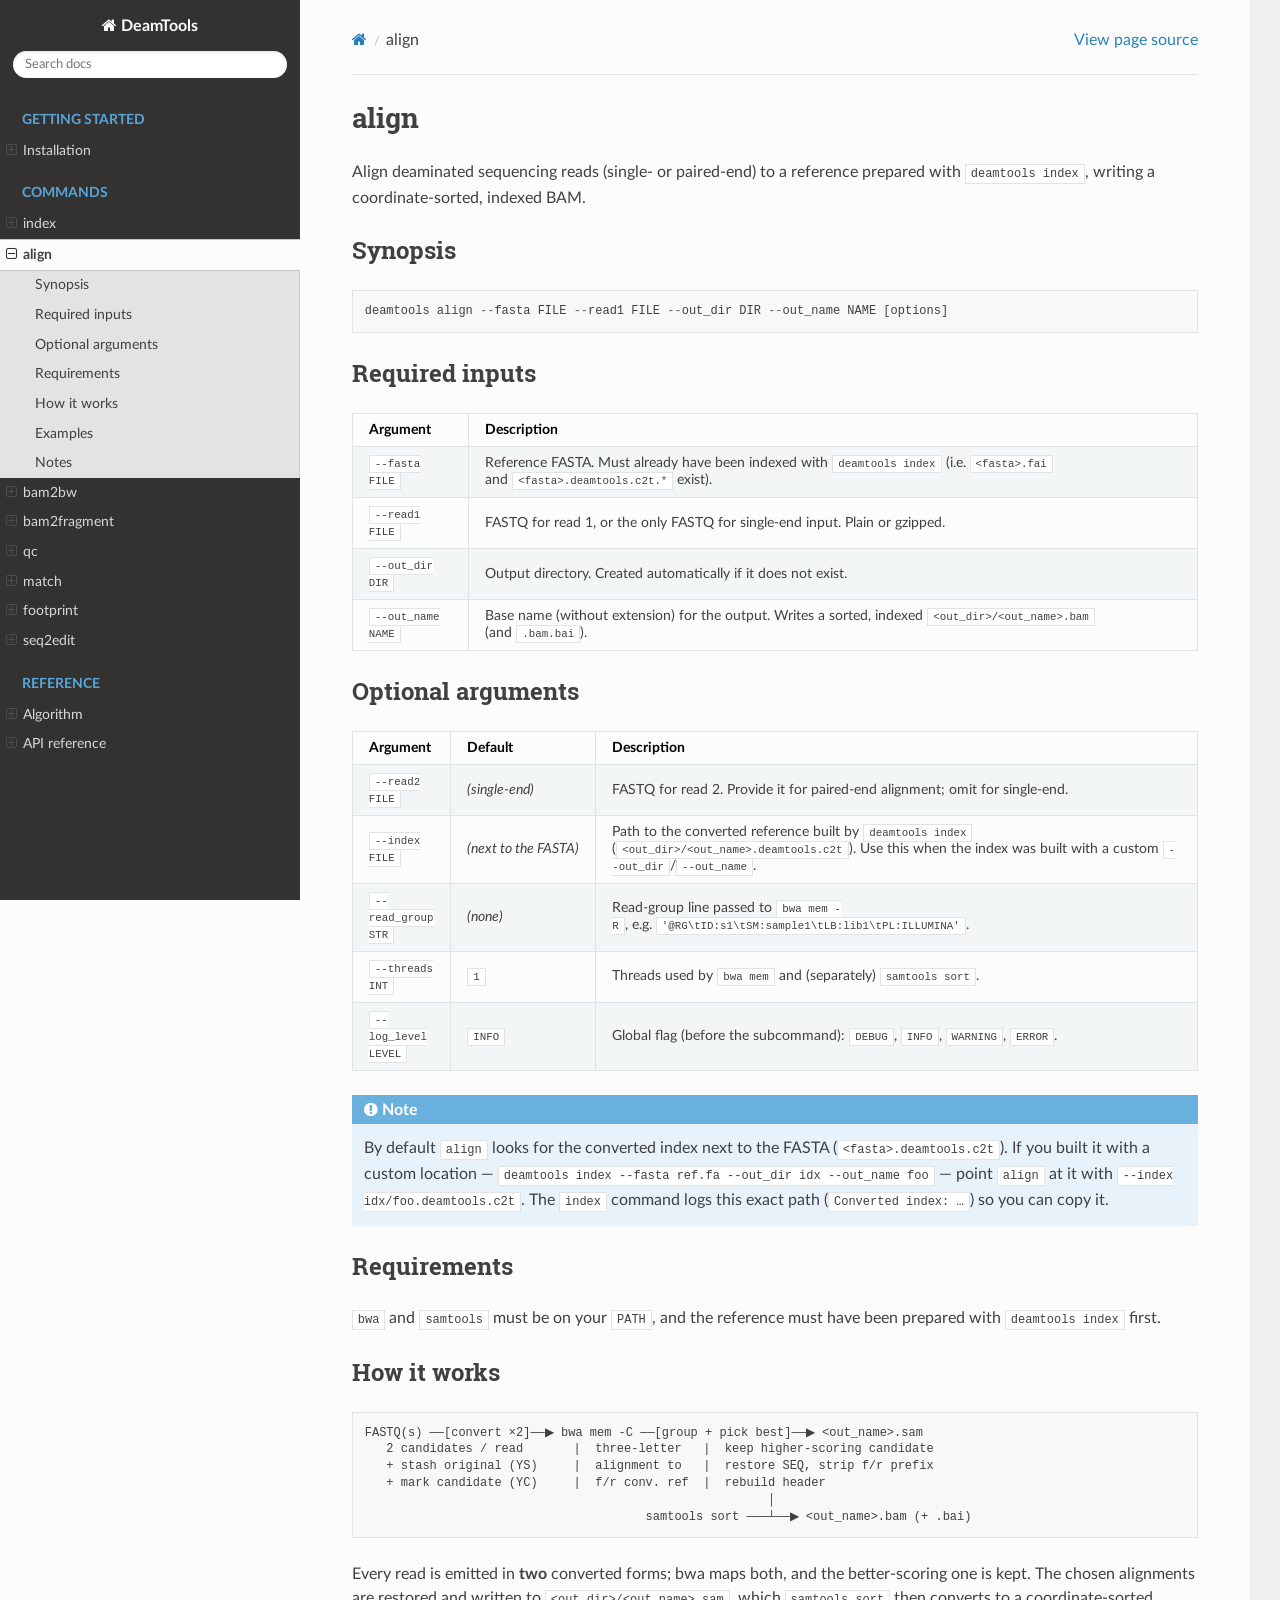
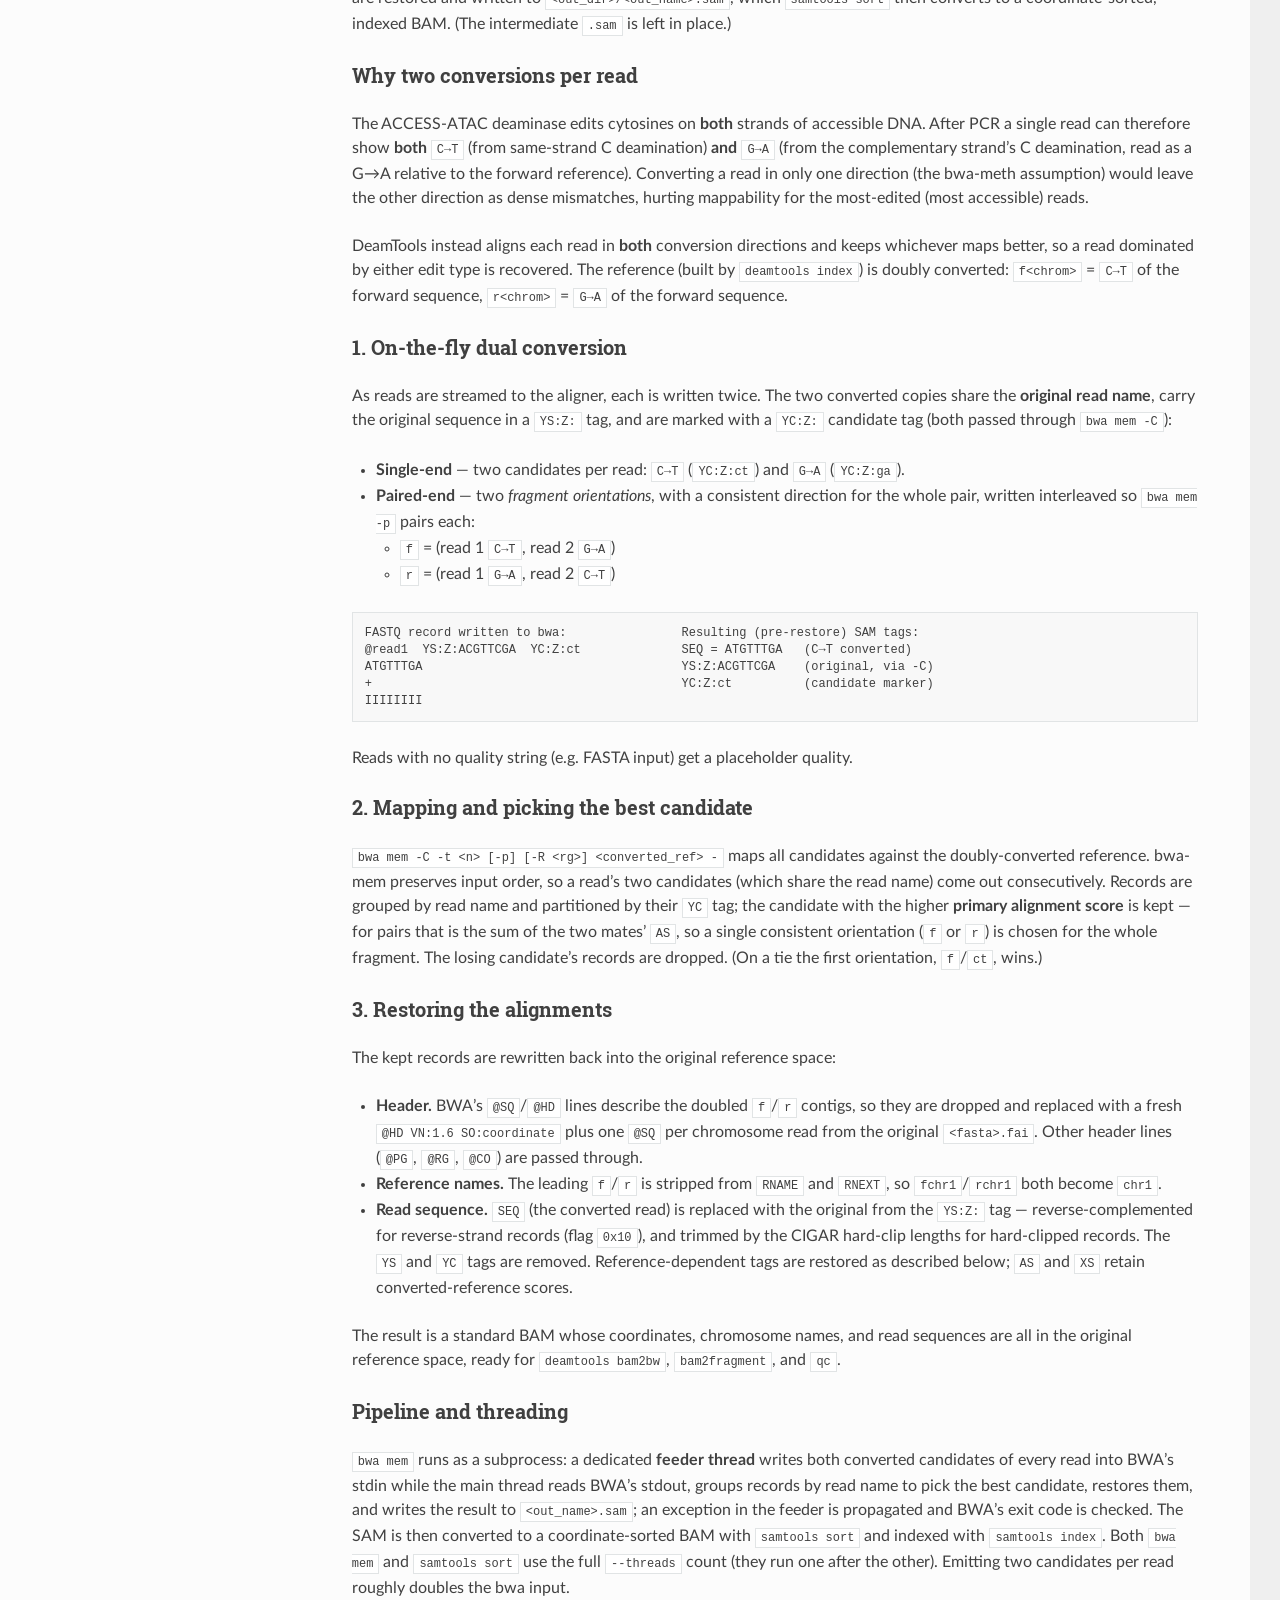
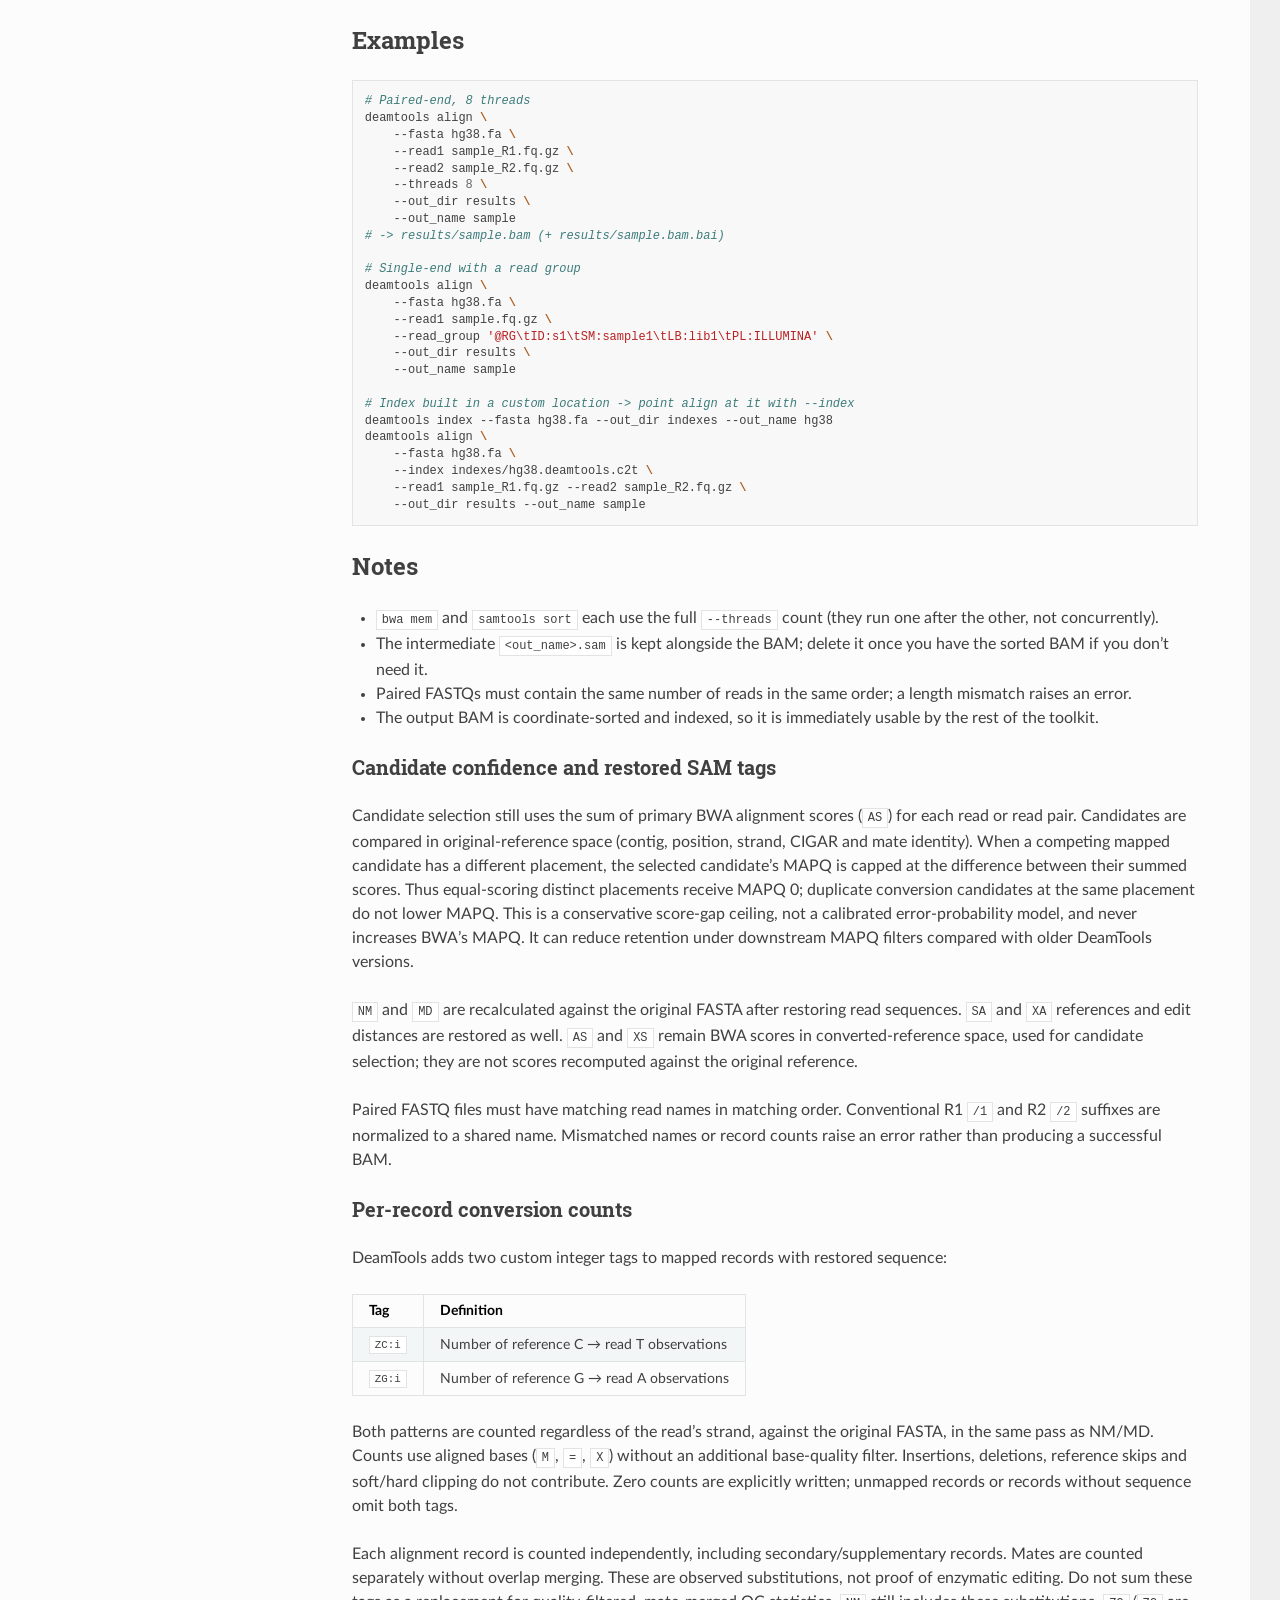
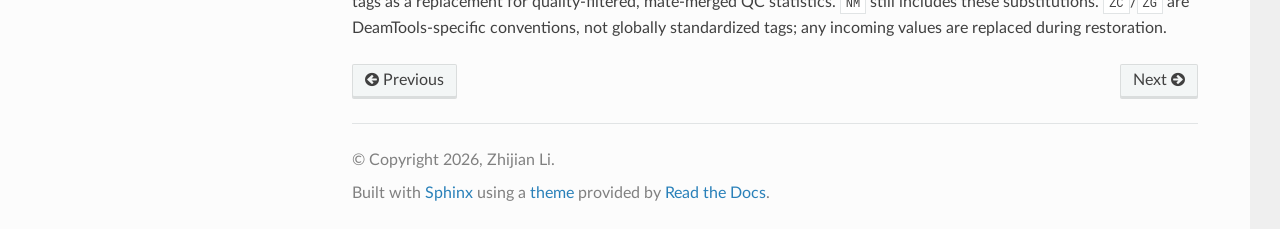
<file: usage/align.html>
<!DOCTYPE html>
<html class="writer-html5" lang="en" data-content_root="../">
<head>
  <meta charset="utf-8" /><meta name="viewport" content="width=device-width, initial-scale=1" />

  <meta name="viewport" content="width=device-width, initial-scale=1.0" />
  <title>align &mdash; DeamTools</title>
      <link rel="stylesheet" type="text/css" href="../_static/pygments.css?v=b86133f3" />
      <link rel="stylesheet" type="text/css" href="../_static/css/theme.css?v=9edc463e" />
      <link rel="stylesheet" type="text/css" href="../_static/custom.css?v=a7ae4c86" />

  
      <script src="../_static/jquery.js?v=5d32c60e"></script>
      <script src="../_static/_sphinx_javascript_frameworks_compat.js?v=2cd50e6c"></script>
      <script src="../_static/documentation_options.js?v=fd825880"></script>
      <script src="../_static/doctools.js?v=fd6eb6e6"></script>
      <script src="../_static/sphinx_highlight.js?v=6ffebe34"></script>
    <script src="../_static/js/theme.js"></script>
    <link rel="index" title="Index" href="../genindex.html" />
    <link rel="search" title="Search" href="../search.html" />
    <link rel="next" title="bam2bw" href="bam2bw.html" />
    <link rel="prev" title="index" href="index.html" /> 
</head>

<body class="wy-body-for-nav"> 
  <div class="wy-grid-for-nav">
    <nav data-toggle="wy-nav-shift" class="wy-nav-side">
      <div class="wy-side-scroll">
        <div class="wy-side-nav-search" >

          
          
          <a href="../index.html" class="icon icon-home">
            DeamTools
          </a>
<div role="search">
  <form id="rtd-search-form" class="wy-form" action="../search.html" method="get">
    <input type="text" name="q" placeholder="Search docs" aria-label="Search docs" />
    <input type="hidden" name="check_keywords" value="yes" />
    <input type="hidden" name="area" value="default" />
  </form>
</div>
        </div><div class="wy-menu wy-menu-vertical" data-spy="affix" role="navigation" aria-label="Navigation menu">
              <p class="caption" role="heading"><span class="caption-text">Getting started</span></p>
<ul>
<li class="toctree-l1"><a class="reference internal" href="../installation.html">Installation</a><ul>
<li class="toctree-l2"><a class="reference internal" href="../installation.html#requirements">Requirements</a></li>
<li class="toctree-l2"><a class="reference internal" href="../installation.html#install-deamtools">Install DeamTools</a></li>
<li class="toctree-l2"><a class="reference internal" href="../installation.html#python-dependencies">Python dependencies</a></li>
<li class="toctree-l2"><a class="reference internal" href="../installation.html#verify-installation">Verify installation</a></li>
<li class="toctree-l2"><a class="reference internal" href="../installation.html#running-tests">Running tests</a></li>
</ul>
</li>
</ul>
<p class="caption" role="heading"><span class="caption-text">Commands</span></p>
<ul class="current">
<li class="toctree-l1"><a class="reference internal" href="index.html">index</a><ul>
<li class="toctree-l2"><a class="reference internal" href="index.html#synopsis">Synopsis</a></li>
<li class="toctree-l2"><a class="reference internal" href="index.html#arguments">Arguments</a></li>
<li class="toctree-l2"><a class="reference internal" href="index.html#requirements">Requirements</a></li>
<li class="toctree-l2"><a class="reference internal" href="index.html#how-it-works">How it works</a></li>
<li class="toctree-l2"><a class="reference internal" href="index.html#outputs">Outputs</a></li>
<li class="toctree-l2"><a class="reference internal" href="index.html#examples">Examples</a></li>
<li class="toctree-l2"><a class="reference internal" href="index.html#notes">Notes</a></li>
</ul>
</li>
<li class="toctree-l1 current"><a class="current reference internal" href="#">align</a><ul>
<li class="toctree-l2"><a class="reference internal" href="#synopsis">Synopsis</a></li>
<li class="toctree-l2"><a class="reference internal" href="#required-inputs">Required inputs</a></li>
<li class="toctree-l2"><a class="reference internal" href="#optional-arguments">Optional arguments</a></li>
<li class="toctree-l2"><a class="reference internal" href="#requirements">Requirements</a></li>
<li class="toctree-l2"><a class="reference internal" href="#how-it-works">How it works</a></li>
<li class="toctree-l2"><a class="reference internal" href="#examples">Examples</a></li>
<li class="toctree-l2"><a class="reference internal" href="#notes">Notes</a></li>
</ul>
</li>
<li class="toctree-l1"><a class="reference internal" href="bam2bw.html">bam2bw</a><ul>
<li class="toctree-l2"><a class="reference internal" href="bam2bw.html#synopsis">Synopsis</a></li>
<li class="toctree-l2"><a class="reference internal" href="bam2bw.html#required-inputs">Required inputs</a></li>
<li class="toctree-l2"><a class="reference internal" href="bam2bw.html#optional-arguments">Optional arguments</a></li>
<li class="toctree-l2"><a class="reference internal" href="bam2bw.html#input-file-preparation">Input file preparation</a></li>
<li class="toctree-l2"><a class="reference internal" href="bam2bw.html#examples">Examples</a></li>
<li class="toctree-l2"><a class="reference internal" href="bam2bw.html#output">Output</a></li>
<li class="toctree-l2"><a class="reference internal" href="bam2bw.html#choosing-parameters">Choosing parameters</a></li>
</ul>
</li>
<li class="toctree-l1"><a class="reference internal" href="bam2fragment.html">bam2fragment</a><ul>
<li class="toctree-l2"><a class="reference internal" href="bam2fragment.html#synopsis">Synopsis</a></li>
<li class="toctree-l2"><a class="reference internal" href="bam2fragment.html#required-inputs">Required inputs</a></li>
<li class="toctree-l2"><a class="reference internal" href="bam2fragment.html#optional-arguments">Optional arguments</a></li>
<li class="toctree-l2"><a class="reference internal" href="bam2fragment.html#output-format">Output format</a></li>
<li class="toctree-l2"><a class="reference internal" href="bam2fragment.html#examples">Examples</a></li>
<li class="toctree-l2"><a class="reference internal" href="bam2fragment.html#notes">Notes</a></li>
</ul>
</li>
<li class="toctree-l1"><a class="reference internal" href="qc.html">qc</a><ul>
<li class="toctree-l2"><a class="reference internal" href="qc.html#synopsis">Synopsis</a></li>
<li class="toctree-l2"><a class="reference internal" href="qc.html#required-inputs">Required inputs</a></li>
<li class="toctree-l2"><a class="reference internal" href="qc.html#optional-arguments">Optional arguments</a></li>
<li class="toctree-l2"><a class="reference internal" href="qc.html#output-control">Output control</a></li>
<li class="toctree-l2"><a class="reference internal" href="qc.html#input-file-preparation">Input file preparation</a></li>
<li class="toctree-l2"><a class="reference internal" href="qc.html#examples">Examples</a></li>
<li class="toctree-l2"><a class="reference internal" href="qc.html#metrics">Metrics</a></li>
<li class="toctree-l2"><a class="reference internal" href="qc.html#output">Output</a></li>
<li class="toctree-l2"><a class="reference internal" href="qc.html#choosing-parameters">Choosing parameters</a></li>
<li class="toctree-l2"><a class="reference internal" href="qc.html#schema-2-0-definitions-and-missing-values">Schema 2.0: definitions and missing values</a></li>
<li class="toctree-l2"><a class="reference internal" href="qc.html#deaminase-and-alignment-diagnostics">Deaminase and alignment diagnostics</a></li>
<li class="toctree-l2"><a class="reference internal" href="qc.html#compare-multiple-samples">Compare multiple samples</a></li>
<li class="toctree-l2"><a class="reference internal" href="qc.html#interpretation-rules">Interpretation rules</a></li>
<li class="toctree-l2"><a class="reference internal" href="qc.html#portable-directory-output">Portable directory output</a></li>
</ul>
</li>
<li class="toctree-l1"><a class="reference internal" href="match.html">match</a><ul>
<li class="toctree-l2"><a class="reference internal" href="match.html#synopsis">Synopsis</a></li>
<li class="toctree-l2"><a class="reference internal" href="match.html#required-inputs">Required inputs</a></li>
<li class="toctree-l2"><a class="reference internal" href="match.html#optional-arguments">Optional arguments</a></li>
<li class="toctree-l2"><a class="reference internal" href="match.html#requirements">Requirements</a></li>
<li class="toctree-l2"><a class="reference internal" href="match.html#how-it-works">How it works</a></li>
<li class="toctree-l2"><a class="reference internal" href="match.html#output">Output</a></li>
<li class="toctree-l2"><a class="reference internal" href="match.html#examples">Examples</a></li>
<li class="toctree-l2"><a class="reference internal" href="match.html#notes">Notes</a></li>
</ul>
</li>
<li class="toctree-l1"><a class="reference internal" href="footprint.html">footprint</a><ul>
<li class="toctree-l2"><a class="reference internal" href="footprint.html#synopsis">Synopsis</a></li>
<li class="toctree-l2"><a class="reference internal" href="footprint.html#required-inputs">Required inputs</a></li>
<li class="toctree-l2"><a class="reference internal" href="footprint.html#optional-arguments">Optional arguments</a></li>
<li class="toctree-l2"><a class="reference internal" href="footprint.html#how-it-works">How it works</a></li>
<li class="toctree-l2"><a class="reference internal" href="footprint.html#output">Output</a></li>
<li class="toctree-l2"><a class="reference internal" href="footprint.html#examples">Examples</a></li>
<li class="toctree-l2"><a class="reference internal" href="footprint.html#notes">Notes</a></li>
</ul>
</li>
<li class="toctree-l1"><a class="reference internal" href="seq2edit.html">seq2edit</a><ul>
<li class="toctree-l2"><a class="reference internal" href="seq2edit.html#synopsis">Synopsis</a></li>
<li class="toctree-l2"><a class="reference internal" href="seq2edit.html#required-inputs">Required inputs</a></li>
<li class="toctree-l2"><a class="reference internal" href="seq2edit.html#optional-arguments">Optional arguments</a></li>
<li class="toctree-l2"><a class="reference internal" href="seq2edit.html#how-it-works">How it works</a></li>
<li class="toctree-l2"><a class="reference internal" href="seq2edit.html#outputs">Outputs</a></li>
<li class="toctree-l2"><a class="reference internal" href="seq2edit.html#examples">Examples</a></li>
<li class="toctree-l2"><a class="reference internal" href="seq2edit.html#notes">Notes</a></li>
</ul>
</li>
</ul>
<p class="caption" role="heading"><span class="caption-text">Reference</span></p>
<ul>
<li class="toctree-l1"><a class="reference internal" href="../algorithm.html">Algorithm</a><ul>
<li class="toctree-l2"><a class="reference internal" href="../algorithm.html#biological-basis">Biological basis</a></li>
<li class="toctree-l2"><a class="reference internal" href="../algorithm.html#strand-convention">Strand convention</a></li>
<li class="toctree-l2"><a class="reference internal" href="../algorithm.html#deamination-aware-alignment-index-align">Deamination-aware alignment (<code class="docutils literal notranslate"><span class="pre">index</span></code> + <code class="docutils literal notranslate"><span class="pre">align</span></code>)</a></li>
<li class="toctree-l2"><a class="reference internal" href="../algorithm.html#edit-detection-conventions">Edit detection conventions</a></li>
<li class="toctree-l2"><a class="reference internal" href="../algorithm.html#tn5-cut-sites-bam2bw-event-tn5">Tn5 cut sites (<code class="docutils literal notranslate"><span class="pre">bam2bw</span> <span class="pre">--event</span> <span class="pre">tn5</span></code>)</a></li>
<li class="toctree-l2"><a class="reference internal" href="../algorithm.html#signal-generation-bam2bw">Signal generation (<code class="docutils literal notranslate"><span class="pre">bam2bw</span></code>)</a></li>
<li class="toctree-l2"><a class="reference internal" href="../algorithm.html#enzyme-sequence-bias">Enzyme sequence bias</a></li>
<li class="toctree-l2"><a class="reference internal" href="../algorithm.html#parallelism-and-output">Parallelism and output</a></li>
<li class="toctree-l2"><a class="reference internal" href="../algorithm.html#complexity">Complexity</a></li>
</ul>
</li>
<li class="toctree-l1"><a class="reference internal" href="../api.html">API reference</a><ul>
<li class="toctree-l2"><a class="reference internal" href="../api.html#deamtools-align-index"><code class="docutils literal notranslate"><span class="pre">deamtools.align.index</span></code></a></li>
<li class="toctree-l2"><a class="reference internal" href="../api.html#deamtools-align-align"><code class="docutils literal notranslate"><span class="pre">deamtools.align.align</span></code></a></li>
<li class="toctree-l2"><a class="reference internal" href="../api.html#deamtools-preprocessing-bam2bw"><code class="docutils literal notranslate"><span class="pre">deamtools.preprocessing.bam2bw</span></code></a></li>
<li class="toctree-l2"><a class="reference internal" href="../api.html#deamtools-preprocessing-bam2fragment"><code class="docutils literal notranslate"><span class="pre">deamtools.preprocessing.bam2fragment</span></code></a></li>
<li class="toctree-l2"><a class="reference internal" href="../api.html#deamtools-qc"><code class="docutils literal notranslate"><span class="pre">deamtools.qc</span></code></a></li>
<li class="toctree-l2"><a class="reference internal" href="../api.html#deamtools-motif-match"><code class="docutils literal notranslate"><span class="pre">deamtools.motif.match</span></code></a></li>
<li class="toctree-l2"><a class="reference internal" href="../api.html#deamtools-footprint"><code class="docutils literal notranslate"><span class="pre">deamtools.footprint</span></code></a></li>
<li class="toctree-l2"><a class="reference internal" href="../api.html#deamtools-utils"><code class="docutils literal notranslate"><span class="pre">deamtools.utils</span></code></a></li>
</ul>
</li>
</ul>

        </div>
      </div>
    </nav>

    <section data-toggle="wy-nav-shift" class="wy-nav-content-wrap"><nav class="wy-nav-top" aria-label="Mobile navigation menu" >
          <i data-toggle="wy-nav-top" class="fa fa-bars"></i>
          <a href="../index.html">DeamTools</a>
      </nav>

      <div class="wy-nav-content">
        <div class="rst-content">
          <div role="navigation" aria-label="Page navigation">
  <ul class="wy-breadcrumbs">
      <li><a href="../index.html" class="icon icon-home" aria-label="Home"></a></li>
      <li class="breadcrumb-item active">align</li>
      <li class="wy-breadcrumbs-aside">
            <a href="../_sources/usage/align.md.txt" rel="nofollow"> View page source</a>
      </li>
  </ul>
  <hr/>
</div>
          <div role="main" class="document" itemscope="itemscope" itemtype="http://schema.org/Article">
           <div itemprop="articleBody">
             
  <section id="align">
<h1>align<a class="headerlink" href="#align" title="Link to this heading"></a></h1>
<p>Align deaminated sequencing reads (single- or paired-end) to a reference prepared with <a class="reference internal" href="index.html"><span class="std std-doc"><code class="docutils literal notranslate"><span class="pre">deamtools</span> <span class="pre">index</span></code></span></a>, writing a coordinate-sorted, indexed BAM.</p>
<section id="synopsis">
<h2>Synopsis<a class="headerlink" href="#synopsis" title="Link to this heading"></a></h2>
<div class="highlight-default notranslate"><div class="highlight"><pre><span></span><span class="n">deamtools</span> <span class="n">align</span> <span class="o">--</span><span class="n">fasta</span> <span class="n">FILE</span> <span class="o">--</span><span class="n">read1</span> <span class="n">FILE</span> <span class="o">--</span><span class="n">out_dir</span> <span class="n">DIR</span> <span class="o">--</span><span class="n">out_name</span> <span class="n">NAME</span> <span class="p">[</span><span class="n">options</span><span class="p">]</span>
</pre></div>
</div>
</section>
<section id="required-inputs">
<h2>Required inputs<a class="headerlink" href="#required-inputs" title="Link to this heading"></a></h2>
<table class="docutils align-default">
<thead>
<tr class="row-odd"><th class="head"><p>Argument</p></th>
<th class="head"><p>Description</p></th>
</tr>
</thead>
<tbody>
<tr class="row-even"><td><p><code class="docutils literal notranslate"><span class="pre">--fasta</span> <span class="pre">FILE</span></code></p></td>
<td><p>Reference FASTA. Must already have been indexed with <code class="docutils literal notranslate"><span class="pre">deamtools</span> <span class="pre">index</span></code> (i.e. <code class="docutils literal notranslate"><span class="pre">&lt;fasta&gt;.fai</span></code> and <code class="docutils literal notranslate"><span class="pre">&lt;fasta&gt;.deamtools.c2t.*</span></code> exist).</p></td>
</tr>
<tr class="row-odd"><td><p><code class="docutils literal notranslate"><span class="pre">--read1</span> <span class="pre">FILE</span></code></p></td>
<td><p>FASTQ for read 1, or the only FASTQ for single-end input. Plain or gzipped.</p></td>
</tr>
<tr class="row-even"><td><p><code class="docutils literal notranslate"><span class="pre">--out_dir</span> <span class="pre">DIR</span></code></p></td>
<td><p>Output directory. Created automatically if it does not exist.</p></td>
</tr>
<tr class="row-odd"><td><p><code class="docutils literal notranslate"><span class="pre">--out_name</span> <span class="pre">NAME</span></code></p></td>
<td><p>Base name (without extension) for the output. Writes a sorted, indexed <code class="docutils literal notranslate"><span class="pre">&lt;out_dir&gt;/&lt;out_name&gt;.bam</span></code> (and <code class="docutils literal notranslate"><span class="pre">.bam.bai</span></code>).</p></td>
</tr>
</tbody>
</table>
</section>
<section id="optional-arguments">
<h2>Optional arguments<a class="headerlink" href="#optional-arguments" title="Link to this heading"></a></h2>
<table class="docutils align-default">
<thead>
<tr class="row-odd"><th class="head"><p>Argument</p></th>
<th class="head"><p>Default</p></th>
<th class="head"><p>Description</p></th>
</tr>
</thead>
<tbody>
<tr class="row-even"><td><p><code class="docutils literal notranslate"><span class="pre">--read2</span> <span class="pre">FILE</span></code></p></td>
<td><p><em>(single-end)</em></p></td>
<td><p>FASTQ for read 2. Provide it for paired-end alignment; omit for single-end.</p></td>
</tr>
<tr class="row-odd"><td><p><code class="docutils literal notranslate"><span class="pre">--index</span> <span class="pre">FILE</span></code></p></td>
<td><p><em>(next to the FASTA)</em></p></td>
<td><p>Path to the converted reference built by <code class="docutils literal notranslate"><span class="pre">deamtools</span> <span class="pre">index</span></code> (<code class="docutils literal notranslate"><span class="pre">&lt;out_dir&gt;/&lt;out_name&gt;.deamtools.c2t</span></code>). Use this when the index was built with a custom <code class="docutils literal notranslate"><span class="pre">--out_dir</span></code>/<code class="docutils literal notranslate"><span class="pre">--out_name</span></code>.</p></td>
</tr>
<tr class="row-even"><td><p><code class="docutils literal notranslate"><span class="pre">--read_group</span> <span class="pre">STR</span></code></p></td>
<td><p><em>(none)</em></p></td>
<td><p>Read-group line passed to <code class="docutils literal notranslate"><span class="pre">bwa</span> <span class="pre">mem</span> <span class="pre">-R</span></code>, e.g. <code class="docutils literal notranslate"><span class="pre">'&#64;RG\tID:s1\tSM:sample1\tLB:lib1\tPL:ILLUMINA'</span></code>.</p></td>
</tr>
<tr class="row-odd"><td><p><code class="docutils literal notranslate"><span class="pre">--threads</span> <span class="pre">INT</span></code></p></td>
<td><p><code class="docutils literal notranslate"><span class="pre">1</span></code></p></td>
<td><p>Threads used by <code class="docutils literal notranslate"><span class="pre">bwa</span> <span class="pre">mem</span></code> and (separately) <code class="docutils literal notranslate"><span class="pre">samtools</span> <span class="pre">sort</span></code>.</p></td>
</tr>
<tr class="row-even"><td><p><code class="docutils literal notranslate"><span class="pre">--log_level</span> <span class="pre">LEVEL</span></code></p></td>
<td><p><code class="docutils literal notranslate"><span class="pre">INFO</span></code></p></td>
<td><p>Global flag (before the subcommand): <code class="docutils literal notranslate"><span class="pre">DEBUG</span></code>, <code class="docutils literal notranslate"><span class="pre">INFO</span></code>, <code class="docutils literal notranslate"><span class="pre">WARNING</span></code>, <code class="docutils literal notranslate"><span class="pre">ERROR</span></code>.</p></td>
</tr>
</tbody>
</table>
<div class="admonition note">
<p class="admonition-title">Note</p>
<p>By default <code class="docutils literal notranslate"><span class="pre">align</span></code> looks for the converted index next to the FASTA (<code class="docutils literal notranslate"><span class="pre">&lt;fasta&gt;.deamtools.c2t</span></code>). If you built it with a custom location — <code class="docutils literal notranslate"><span class="pre">deamtools</span> <span class="pre">index</span> <span class="pre">--fasta</span> <span class="pre">ref.fa</span> <span class="pre">--out_dir</span> <span class="pre">idx</span> <span class="pre">--out_name</span> <span class="pre">foo</span></code> — point <code class="docutils literal notranslate"><span class="pre">align</span></code> at it with <code class="docutils literal notranslate"><span class="pre">--index</span> <span class="pre">idx/foo.deamtools.c2t</span></code>. The <code class="docutils literal notranslate"><span class="pre">index</span></code> command logs this exact path (<code class="docutils literal notranslate"><span class="pre">Converted</span> <span class="pre">index:</span> <span class="pre">…</span></code>) so you can copy it.</p>
</div>
</section>
<section id="requirements">
<h2>Requirements<a class="headerlink" href="#requirements" title="Link to this heading"></a></h2>
<p><code class="docutils literal notranslate"><span class="pre">bwa</span></code> and <code class="docutils literal notranslate"><span class="pre">samtools</span></code> must be on your <code class="docutils literal notranslate"><span class="pre">PATH</span></code>, and the reference must have been prepared with <code class="docutils literal notranslate"><span class="pre">deamtools</span> <span class="pre">index</span></code> first.</p>
</section>
<section id="how-it-works">
<h2>How it works<a class="headerlink" href="#how-it-works" title="Link to this heading"></a></h2>
<div class="highlight-default notranslate"><div class="highlight"><pre><span></span>FASTQ(s) ──[convert ×2]──▶ bwa mem -C ──[group + pick best]──▶ &lt;out_name&gt;.sam
   2 candidates / read       |  three-letter   |  keep higher-scoring candidate
   + stash original (YS)     |  alignment to   |  restore SEQ, strip f/r prefix
   + mark candidate (YC)     |  f/r conv. ref  |  rebuild header
                                                        │
                                       samtools sort ───┴──▶ &lt;out_name&gt;.bam (+ .bai)
</pre></div>
</div>
<p>Every read is emitted in <strong>two</strong> converted forms; bwa maps both, and the better-scoring one is kept. The chosen alignments are restored and written to <code class="docutils literal notranslate"><span class="pre">&lt;out_dir&gt;/&lt;out_name&gt;.sam</span></code>, which <code class="docutils literal notranslate"><span class="pre">samtools</span> <span class="pre">sort</span></code> then converts to a coordinate-sorted, indexed BAM. (The intermediate <code class="docutils literal notranslate"><span class="pre">.sam</span></code> is left in place.)</p>
<section id="why-two-conversions-per-read">
<h3>Why two conversions per read<a class="headerlink" href="#why-two-conversions-per-read" title="Link to this heading"></a></h3>
<p>The ACCESS-ATAC deaminase edits cytosines on <strong>both</strong> strands of accessible DNA. After PCR a single read can therefore show <strong>both</strong> <code class="docutils literal notranslate"><span class="pre">C→T</span></code> (from same-strand C deamination) <strong>and</strong> <code class="docutils literal notranslate"><span class="pre">G→A</span></code> (from the complementary strand’s C deamination, read as a G→A relative to the forward reference). Converting a read in only one direction (the bwa-meth assumption) would leave the other direction as dense mismatches, hurting mappability for the most-edited (most accessible) reads.</p>
<p>DeamTools instead aligns each read in <strong>both</strong> conversion directions and keeps whichever maps better, so a read dominated by either edit type is recovered. The reference (built by <a class="reference internal" href="index.html"><span class="std std-doc"><code class="docutils literal notranslate"><span class="pre">deamtools</span> <span class="pre">index</span></code></span></a>) is doubly converted: <code class="docutils literal notranslate"><span class="pre">f&lt;chrom&gt;</span></code> = <code class="docutils literal notranslate"><span class="pre">C→T</span></code> of the forward sequence, <code class="docutils literal notranslate"><span class="pre">r&lt;chrom&gt;</span></code> = <code class="docutils literal notranslate"><span class="pre">G→A</span></code> of the forward sequence.</p>
</section>
<section id="on-the-fly-dual-conversion">
<h3>1. On-the-fly dual conversion<a class="headerlink" href="#on-the-fly-dual-conversion" title="Link to this heading"></a></h3>
<p>As reads are streamed to the aligner, each is written twice. The two converted copies share the <strong>original read name</strong>, carry the original sequence in a <code class="docutils literal notranslate"><span class="pre">YS:Z:</span></code> tag, and are marked with a <code class="docutils literal notranslate"><span class="pre">YC:Z:</span></code> candidate tag (both passed through <code class="docutils literal notranslate"><span class="pre">bwa</span> <span class="pre">mem</span> <span class="pre">-C</span></code>):</p>
<ul class="simple">
<li><p><strong>Single-end</strong> — two candidates per read: <code class="docutils literal notranslate"><span class="pre">C→T</span></code> (<code class="docutils literal notranslate"><span class="pre">YC:Z:ct</span></code>) and <code class="docutils literal notranslate"><span class="pre">G→A</span></code> (<code class="docutils literal notranslate"><span class="pre">YC:Z:ga</span></code>).</p></li>
<li><p><strong>Paired-end</strong> — two <em>fragment orientations</em>, with a consistent direction for the whole pair, written interleaved so <code class="docutils literal notranslate"><span class="pre">bwa</span> <span class="pre">mem</span> <span class="pre">-p</span></code> pairs each:</p>
<ul>
<li><p><code class="docutils literal notranslate"><span class="pre">f</span></code> = (read 1 <code class="docutils literal notranslate"><span class="pre">C→T</span></code>, read 2 <code class="docutils literal notranslate"><span class="pre">G→A</span></code>)</p></li>
<li><p><code class="docutils literal notranslate"><span class="pre">r</span></code> = (read 1 <code class="docutils literal notranslate"><span class="pre">G→A</span></code>, read 2 <code class="docutils literal notranslate"><span class="pre">C→T</span></code>)</p></li>
</ul>
</li>
</ul>
<div class="highlight-default notranslate"><div class="highlight"><pre><span></span>FASTQ record written to bwa:                Resulting (pre-restore) SAM tags:
@read1  YS:Z:ACGTTCGA  YC:Z:ct              SEQ = ATGTTTGA   (C→T converted)
ATGTTTGA                                    YS:Z:ACGTTCGA    (original, via -C)
+                                           YC:Z:ct          (candidate marker)
IIIIIIII
</pre></div>
</div>
<p>Reads with no quality string (e.g. FASTA input) get a placeholder quality.</p>
</section>
<section id="mapping-and-picking-the-best-candidate">
<h3>2. Mapping and picking the best candidate<a class="headerlink" href="#mapping-and-picking-the-best-candidate" title="Link to this heading"></a></h3>
<p><code class="docutils literal notranslate"><span class="pre">bwa</span> <span class="pre">mem</span> <span class="pre">-C</span> <span class="pre">-t</span> <span class="pre">&lt;n&gt;</span> <span class="pre">[-p]</span> <span class="pre">[-R</span> <span class="pre">&lt;rg&gt;]</span> <span class="pre">&lt;converted_ref&gt;</span> <span class="pre">-</span></code> maps all candidates against the doubly-converted reference. bwa-mem preserves input order, so a read’s two candidates (which share the read name) come out consecutively. Records are grouped by read name and partitioned by their <code class="docutils literal notranslate"><span class="pre">YC</span></code> tag; the candidate with the higher <strong>primary alignment score</strong> is kept — for pairs that is the sum of the two mates’ <code class="docutils literal notranslate"><span class="pre">AS</span></code>, so a single consistent orientation (<code class="docutils literal notranslate"><span class="pre">f</span></code> or <code class="docutils literal notranslate"><span class="pre">r</span></code>) is chosen for the whole fragment. The losing candidate’s records are dropped. (On a tie the first orientation, <code class="docutils literal notranslate"><span class="pre">f</span></code>/<code class="docutils literal notranslate"><span class="pre">ct</span></code>, wins.)</p>
</section>
<section id="restoring-the-alignments">
<h3>3. Restoring the alignments<a class="headerlink" href="#restoring-the-alignments" title="Link to this heading"></a></h3>
<p>The kept records are rewritten back into the original reference space:</p>
<ul class="simple">
<li><p><strong>Header.</strong> BWA’s <code class="docutils literal notranslate"><span class="pre">&#64;SQ</span></code>/<code class="docutils literal notranslate"><span class="pre">&#64;HD</span></code> lines describe the doubled <code class="docutils literal notranslate"><span class="pre">f</span></code>/<code class="docutils literal notranslate"><span class="pre">r</span></code> contigs, so they are dropped and replaced with a fresh <code class="docutils literal notranslate"><span class="pre">&#64;HD</span> <span class="pre">VN:1.6</span> <span class="pre">SO:coordinate</span></code> plus one <code class="docutils literal notranslate"><span class="pre">&#64;SQ</span></code> per chromosome read from the original <code class="docutils literal notranslate"><span class="pre">&lt;fasta&gt;.fai</span></code>. Other header lines (<code class="docutils literal notranslate"><span class="pre">&#64;PG</span></code>, <code class="docutils literal notranslate"><span class="pre">&#64;RG</span></code>, <code class="docutils literal notranslate"><span class="pre">&#64;CO</span></code>) are passed through.</p></li>
<li><p><strong>Reference names.</strong> The leading <code class="docutils literal notranslate"><span class="pre">f</span></code>/<code class="docutils literal notranslate"><span class="pre">r</span></code> is stripped from <code class="docutils literal notranslate"><span class="pre">RNAME</span></code> and <code class="docutils literal notranslate"><span class="pre">RNEXT</span></code>, so <code class="docutils literal notranslate"><span class="pre">fchr1</span></code>/<code class="docutils literal notranslate"><span class="pre">rchr1</span></code> both become <code class="docutils literal notranslate"><span class="pre">chr1</span></code>.</p></li>
<li><p><strong>Read sequence.</strong> <code class="docutils literal notranslate"><span class="pre">SEQ</span></code> (the converted read) is replaced with the original from the <code class="docutils literal notranslate"><span class="pre">YS:Z:</span></code> tag — reverse-complemented for reverse-strand records (flag <code class="docutils literal notranslate"><span class="pre">0x10</span></code>), and trimmed by the CIGAR hard-clip lengths for hard-clipped records. The <code class="docutils literal notranslate"><span class="pre">YS</span></code> and <code class="docutils literal notranslate"><span class="pre">YC</span></code> tags are removed. Reference-dependent tags are restored as described below; <code class="docutils literal notranslate"><span class="pre">AS</span></code> and <code class="docutils literal notranslate"><span class="pre">XS</span></code> retain converted-reference scores.</p></li>
</ul>
<p>The result is a standard BAM whose coordinates, chromosome names, and read sequences are all in the original reference space, ready for <code class="docutils literal notranslate"><span class="pre">deamtools</span> <span class="pre">bam2bw</span></code>, <code class="docutils literal notranslate"><span class="pre">bam2fragment</span></code>, and <code class="docutils literal notranslate"><span class="pre">qc</span></code>.</p>
</section>
<section id="pipeline-and-threading">
<h3>Pipeline and threading<a class="headerlink" href="#pipeline-and-threading" title="Link to this heading"></a></h3>
<p><code class="docutils literal notranslate"><span class="pre">bwa</span> <span class="pre">mem</span></code> runs as a subprocess: a dedicated <strong>feeder thread</strong> writes both converted candidates of every read into BWA’s stdin while the main thread reads BWA’s stdout, groups records by read name to pick the best candidate, restores them, and writes the result to <code class="docutils literal notranslate"><span class="pre">&lt;out_name&gt;.sam</span></code>; an exception in the feeder is propagated and BWA’s exit code is checked. The SAM is then converted to a coordinate-sorted BAM with <code class="docutils literal notranslate"><span class="pre">samtools</span> <span class="pre">sort</span></code> and indexed with <code class="docutils literal notranslate"><span class="pre">samtools</span> <span class="pre">index</span></code>. Both <code class="docutils literal notranslate"><span class="pre">bwa</span> <span class="pre">mem</span></code> and <code class="docutils literal notranslate"><span class="pre">samtools</span> <span class="pre">sort</span></code> use the full <code class="docutils literal notranslate"><span class="pre">--threads</span></code> count (they run one after the other). Emitting two candidates per read roughly doubles the bwa input.</p>
</section>
</section>
<section id="examples">
<h2>Examples<a class="headerlink" href="#examples" title="Link to this heading"></a></h2>
<div class="highlight-bash notranslate"><div class="highlight"><pre><span></span><span class="c1"># Paired-end, 8 threads</span>
deamtools<span class="w"> </span>align<span class="w"> </span><span class="se">\</span>
<span class="w">    </span>--fasta<span class="w"> </span>hg38.fa<span class="w"> </span><span class="se">\</span>
<span class="w">    </span>--read1<span class="w"> </span>sample_R1.fq.gz<span class="w"> </span><span class="se">\</span>
<span class="w">    </span>--read2<span class="w"> </span>sample_R2.fq.gz<span class="w"> </span><span class="se">\</span>
<span class="w">    </span>--threads<span class="w"> </span><span class="m">8</span><span class="w"> </span><span class="se">\</span>
<span class="w">    </span>--out_dir<span class="w"> </span>results<span class="w"> </span><span class="se">\</span>
<span class="w">    </span>--out_name<span class="w"> </span>sample
<span class="c1"># -&gt; results/sample.bam (+ results/sample.bam.bai)</span>

<span class="c1"># Single-end with a read group</span>
deamtools<span class="w"> </span>align<span class="w"> </span><span class="se">\</span>
<span class="w">    </span>--fasta<span class="w"> </span>hg38.fa<span class="w"> </span><span class="se">\</span>
<span class="w">    </span>--read1<span class="w"> </span>sample.fq.gz<span class="w"> </span><span class="se">\</span>
<span class="w">    </span>--read_group<span class="w"> </span><span class="s1">'@RG\tID:s1\tSM:sample1\tLB:lib1\tPL:ILLUMINA'</span><span class="w"> </span><span class="se">\</span>
<span class="w">    </span>--out_dir<span class="w"> </span>results<span class="w"> </span><span class="se">\</span>
<span class="w">    </span>--out_name<span class="w"> </span>sample

<span class="c1"># Index built in a custom location -&gt; point align at it with --index</span>
deamtools<span class="w"> </span>index<span class="w"> </span>--fasta<span class="w"> </span>hg38.fa<span class="w"> </span>--out_dir<span class="w"> </span>indexes<span class="w"> </span>--out_name<span class="w"> </span>hg38
deamtools<span class="w"> </span>align<span class="w"> </span><span class="se">\</span>
<span class="w">    </span>--fasta<span class="w"> </span>hg38.fa<span class="w"> </span><span class="se">\</span>
<span class="w">    </span>--index<span class="w"> </span>indexes/hg38.deamtools.c2t<span class="w"> </span><span class="se">\</span>
<span class="w">    </span>--read1<span class="w"> </span>sample_R1.fq.gz<span class="w"> </span>--read2<span class="w"> </span>sample_R2.fq.gz<span class="w"> </span><span class="se">\</span>
<span class="w">    </span>--out_dir<span class="w"> </span>results<span class="w"> </span>--out_name<span class="w"> </span>sample
</pre></div>
</div>
</section>
<section id="notes">
<h2>Notes<a class="headerlink" href="#notes" title="Link to this heading"></a></h2>
<ul class="simple">
<li><p><code class="docutils literal notranslate"><span class="pre">bwa</span> <span class="pre">mem</span></code> and <code class="docutils literal notranslate"><span class="pre">samtools</span> <span class="pre">sort</span></code> each use the full <code class="docutils literal notranslate"><span class="pre">--threads</span></code> count (they run one after the other, not concurrently).</p></li>
<li><p>The intermediate <code class="docutils literal notranslate"><span class="pre">&lt;out_name&gt;.sam</span></code> is kept alongside the BAM; delete it once you have the sorted BAM if you don’t need it.</p></li>
<li><p>Paired FASTQs must contain the same number of reads in the same order; a length mismatch raises an error.</p></li>
<li><p>The output BAM is coordinate-sorted and indexed, so it is immediately usable by the rest of the toolkit.</p></li>
</ul>
<section id="candidate-confidence-and-restored-sam-tags">
<h3>Candidate confidence and restored SAM tags<a class="headerlink" href="#candidate-confidence-and-restored-sam-tags" title="Link to this heading"></a></h3>
<p>Candidate selection still uses the sum of primary BWA alignment scores (<code class="docutils literal notranslate"><span class="pre">AS</span></code>)
for each read or read pair. Candidates are compared in original-reference space
(contig, position, strand, CIGAR and mate identity). When a competing mapped
candidate has a different placement, the selected candidate’s MAPQ is capped at
the difference between their summed scores. Thus equal-scoring distinct
placements receive MAPQ 0; duplicate conversion candidates at the same placement
do not lower MAPQ. This is a conservative score-gap ceiling, not a calibrated
error-probability model, and never increases BWA’s MAPQ. It can reduce retention
under downstream MAPQ filters compared with older DeamTools versions.</p>
<p><code class="docutils literal notranslate"><span class="pre">NM</span></code> and <code class="docutils literal notranslate"><span class="pre">MD</span></code> are recalculated against the original FASTA after restoring read
sequences. <code class="docutils literal notranslate"><span class="pre">SA</span></code> and <code class="docutils literal notranslate"><span class="pre">XA</span></code> references and edit distances are restored as well.
<code class="docutils literal notranslate"><span class="pre">AS</span></code> and <code class="docutils literal notranslate"><span class="pre">XS</span></code> remain BWA scores in converted-reference space, used for candidate
selection; they are not scores recomputed against the original reference.</p>
<p>Paired FASTQ files must have matching read names in matching order. Conventional
R1 <code class="docutils literal notranslate"><span class="pre">/1</span></code> and R2 <code class="docutils literal notranslate"><span class="pre">/2</span></code> suffixes are normalized to a shared name. Mismatched names or
record counts raise an error rather than producing a successful BAM.</p>
</section>
<section id="per-record-conversion-counts">
<h3>Per-record conversion counts<a class="headerlink" href="#per-record-conversion-counts" title="Link to this heading"></a></h3>
<p>DeamTools adds two custom integer tags to mapped records with restored sequence:</p>
<table class="docutils align-default">
<thead>
<tr class="row-odd"><th class="head"><p>Tag</p></th>
<th class="head"><p>Definition</p></th>
</tr>
</thead>
<tbody>
<tr class="row-even"><td><p><code class="docutils literal notranslate"><span class="pre">ZC:i</span></code></p></td>
<td><p>Number of reference C → read T observations</p></td>
</tr>
<tr class="row-odd"><td><p><code class="docutils literal notranslate"><span class="pre">ZG:i</span></code></p></td>
<td><p>Number of reference G → read A observations</p></td>
</tr>
</tbody>
</table>
<p>Both patterns are counted regardless of the read’s strand, against the original
FASTA, in the same pass as NM/MD. Counts use aligned bases (<code class="docutils literal notranslate"><span class="pre">M</span></code>, <code class="docutils literal notranslate"><span class="pre">=</span></code>, <code class="docutils literal notranslate"><span class="pre">X</span></code>) without
an additional base-quality filter. Insertions, deletions, reference skips and
soft/hard clipping do not contribute. Zero counts are explicitly written;
unmapped records or records without sequence omit both tags.</p>
<p>Each alignment record is counted independently, including secondary/supplementary
records. Mates are counted separately without overlap merging. These are observed
substitutions, not proof of enzymatic editing. Do not sum these tags as a
replacement for quality-filtered, mate-merged QC statistics. <code class="docutils literal notranslate"><span class="pre">NM</span></code> still includes
these substitutions. <code class="docutils literal notranslate"><span class="pre">ZC</span></code>/<code class="docutils literal notranslate"><span class="pre">ZG</span></code> are DeamTools-specific conventions, not globally
standardized tags; any incoming values are replaced during restoration.</p>
</section>
</section>
</section>


           </div>
          </div>
          <footer><div class="rst-footer-buttons" role="navigation" aria-label="Footer">
        <a href="index.html" class="btn btn-neutral float-left" title="index" accesskey="p" rel="prev"><span class="fa fa-arrow-circle-left" aria-hidden="true"></span> Previous</a>
        <a href="bam2bw.html" class="btn btn-neutral float-right" title="bam2bw" accesskey="n" rel="next">Next <span class="fa fa-arrow-circle-right" aria-hidden="true"></span></a>
    </div>

  <hr/>

  <div role="contentinfo">
    <p>&#169; Copyright 2026, Zhijian Li.</p>
  </div>

  Built with <a href="https://www.sphinx-doc.org/">Sphinx</a> using a
    <a href="https://github.com/readthedocs/sphinx_rtd_theme">theme</a>
    provided by <a href="https://readthedocs.org">Read the Docs</a>.
   

</footer>
        </div>
      </div>
    </section>
  </div>
  <script>
      jQuery(function () {
          SphinxRtdTheme.Navigation.enable(true);
      });
  </script> 

</body>
</html>
</file>
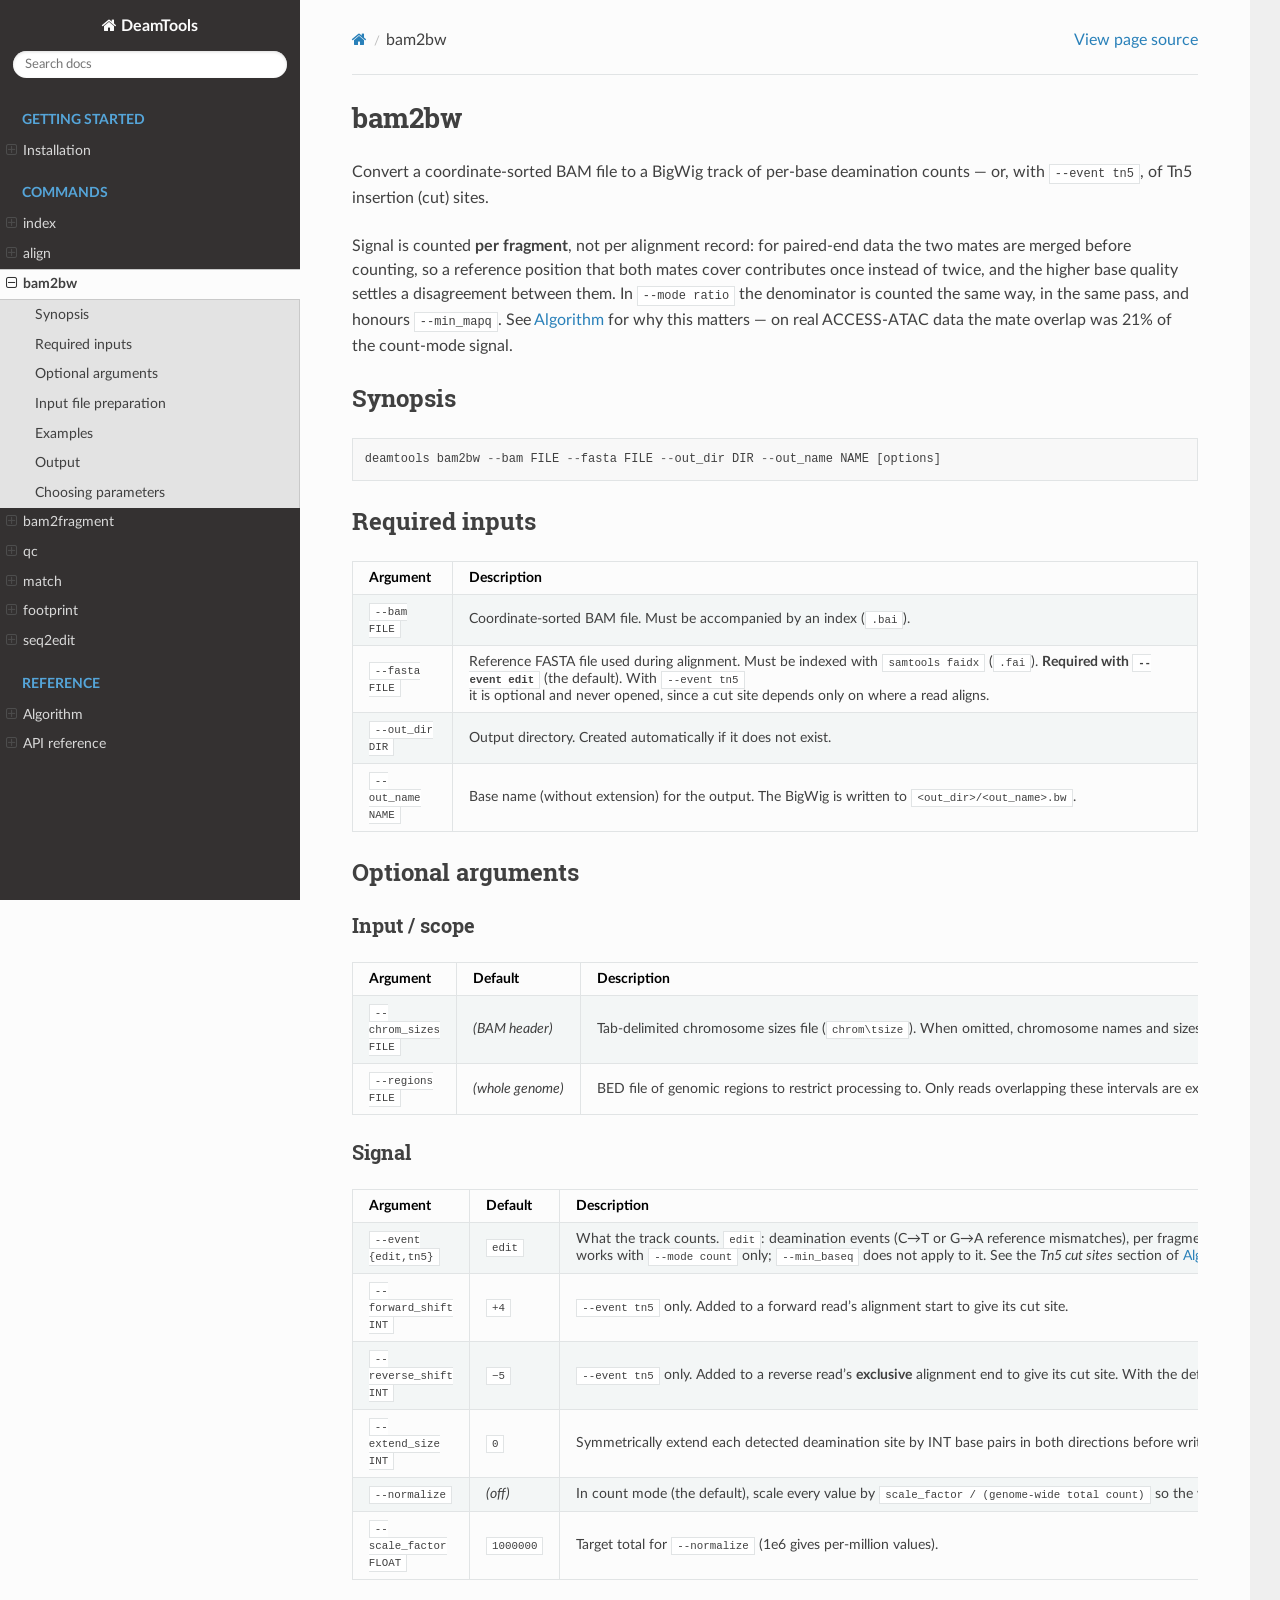
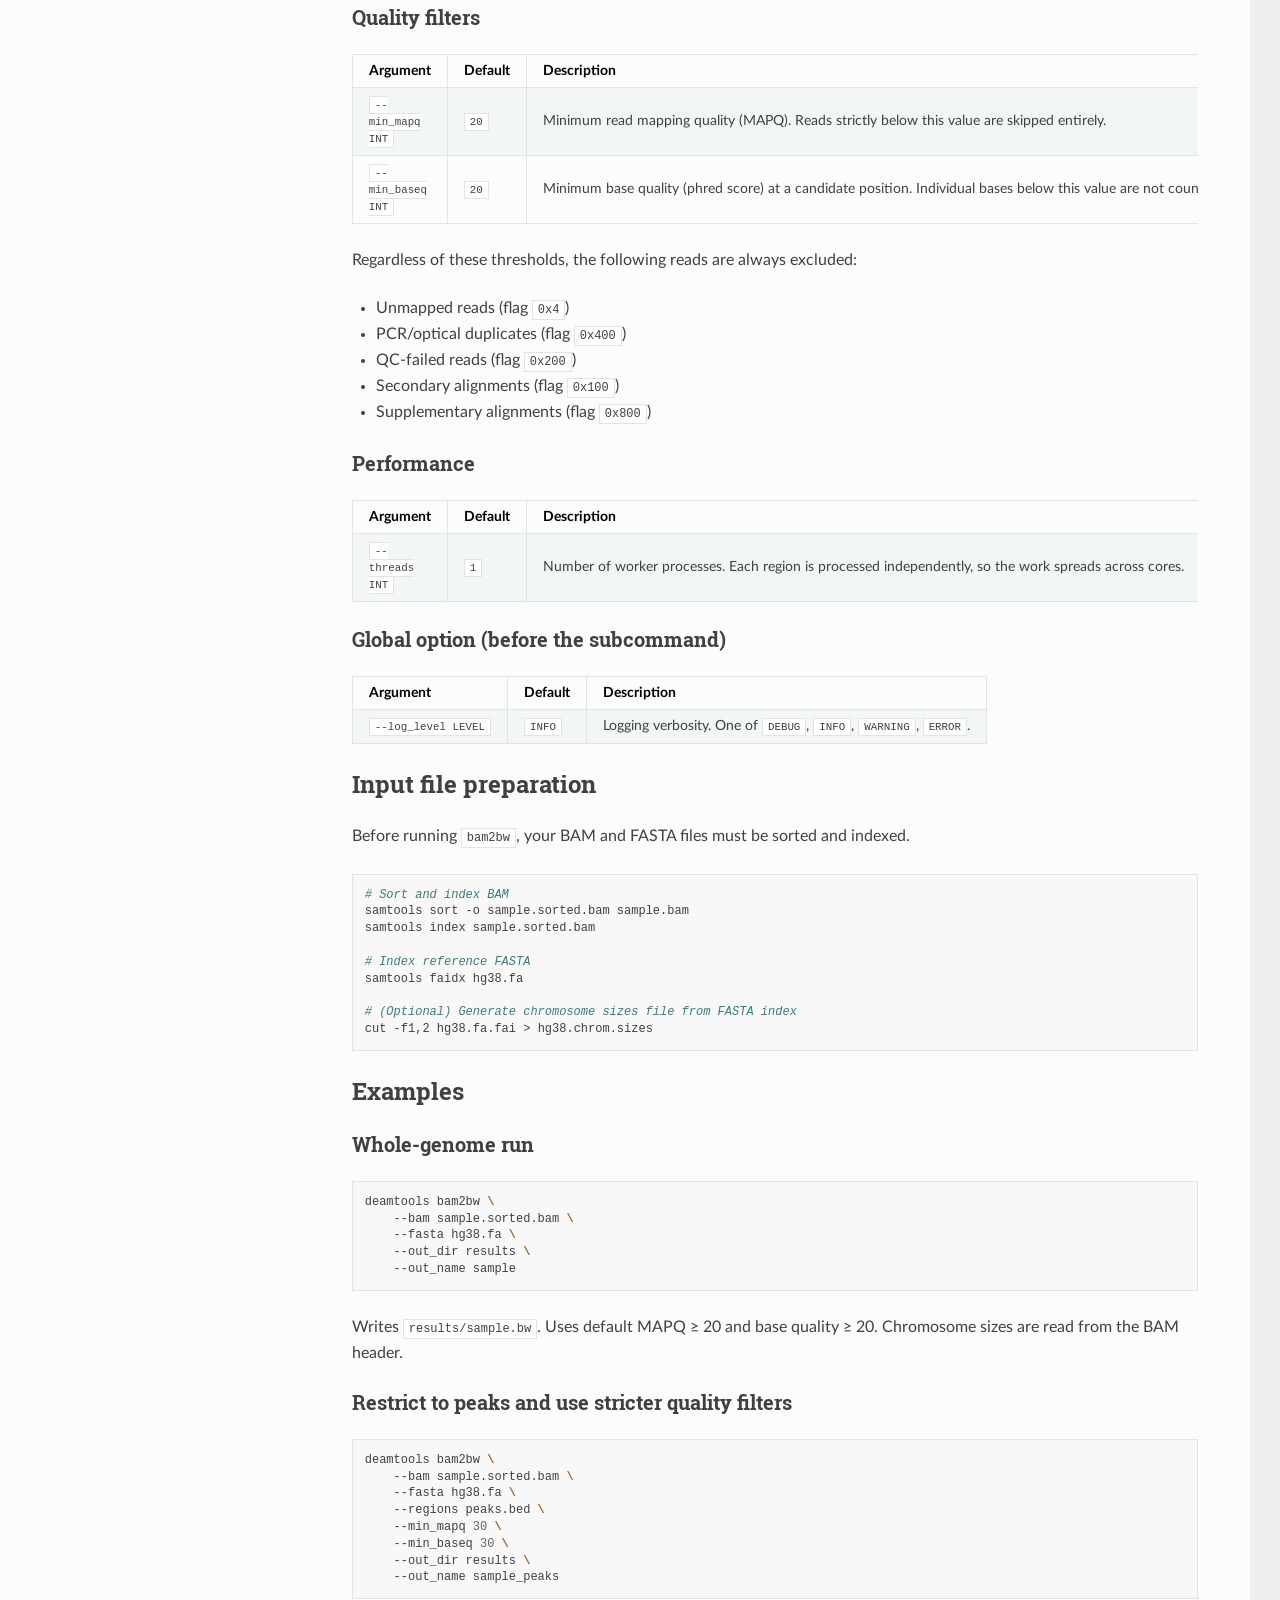
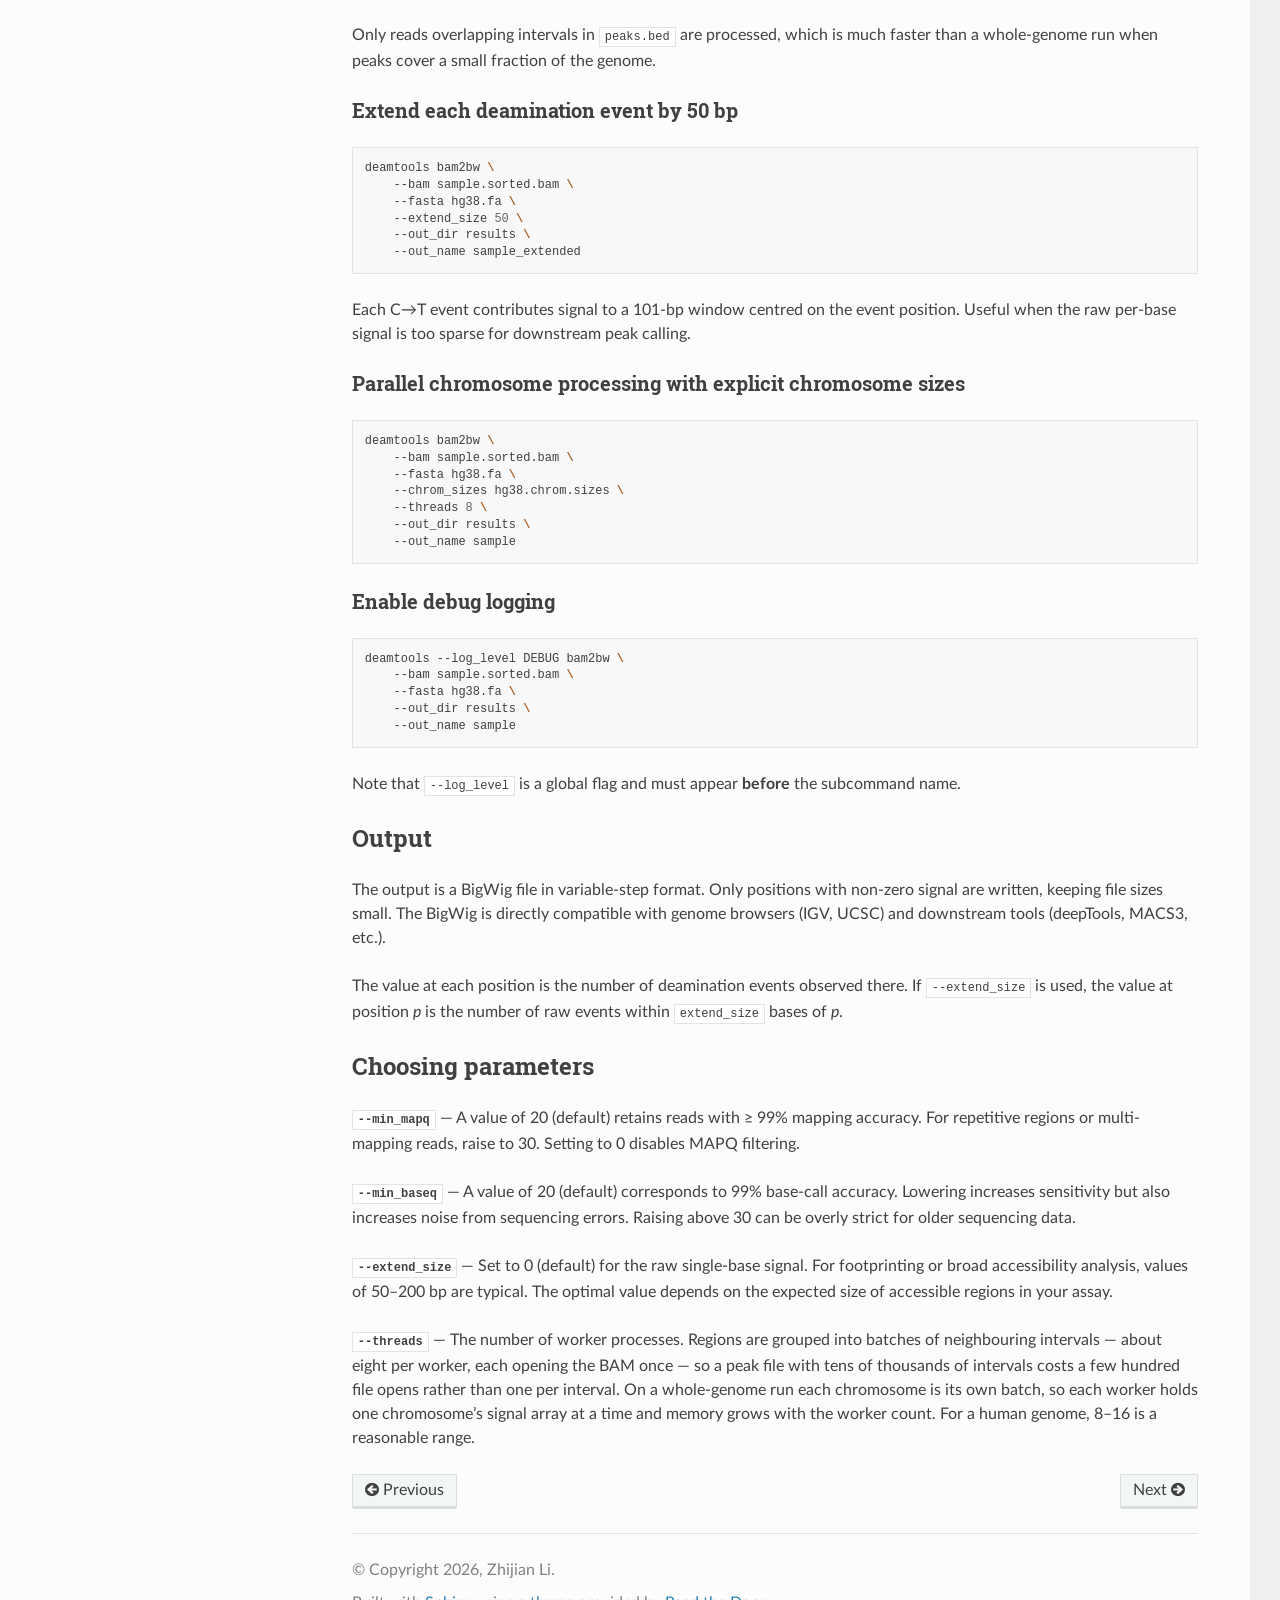
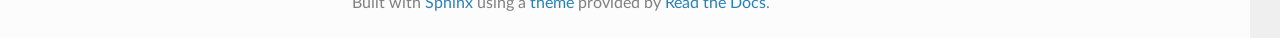
<file: usage/bam2bw.html>
<!DOCTYPE html>
<html class="writer-html5" lang="en" data-content_root="../">
<head>
  <meta charset="utf-8" /><meta name="viewport" content="width=device-width, initial-scale=1" />

  <meta name="viewport" content="width=device-width, initial-scale=1.0" />
  <title>bam2bw &mdash; DeamTools</title>
      <link rel="stylesheet" type="text/css" href="../_static/pygments.css?v=b86133f3" />
      <link rel="stylesheet" type="text/css" href="../_static/css/theme.css?v=9edc463e" />
      <link rel="stylesheet" type="text/css" href="../_static/custom.css?v=a7ae4c86" />

  
      <script src="../_static/jquery.js?v=5d32c60e"></script>
      <script src="../_static/_sphinx_javascript_frameworks_compat.js?v=2cd50e6c"></script>
      <script src="../_static/documentation_options.js?v=fd825880"></script>
      <script src="../_static/doctools.js?v=fd6eb6e6"></script>
      <script src="../_static/sphinx_highlight.js?v=6ffebe34"></script>
    <script src="../_static/js/theme.js"></script>
    <link rel="index" title="Index" href="../genindex.html" />
    <link rel="search" title="Search" href="../search.html" />
    <link rel="next" title="bam2fragment" href="bam2fragment.html" />
    <link rel="prev" title="align" href="align.html" /> 
</head>

<body class="wy-body-for-nav"> 
  <div class="wy-grid-for-nav">
    <nav data-toggle="wy-nav-shift" class="wy-nav-side">
      <div class="wy-side-scroll">
        <div class="wy-side-nav-search" >

          
          
          <a href="../index.html" class="icon icon-home">
            DeamTools
          </a>
<div role="search">
  <form id="rtd-search-form" class="wy-form" action="../search.html" method="get">
    <input type="text" name="q" placeholder="Search docs" aria-label="Search docs" />
    <input type="hidden" name="check_keywords" value="yes" />
    <input type="hidden" name="area" value="default" />
  </form>
</div>
        </div><div class="wy-menu wy-menu-vertical" data-spy="affix" role="navigation" aria-label="Navigation menu">
              <p class="caption" role="heading"><span class="caption-text">Getting started</span></p>
<ul>
<li class="toctree-l1"><a class="reference internal" href="../installation.html">Installation</a><ul>
<li class="toctree-l2"><a class="reference internal" href="../installation.html#requirements">Requirements</a></li>
<li class="toctree-l2"><a class="reference internal" href="../installation.html#install-deamtools">Install DeamTools</a></li>
<li class="toctree-l2"><a class="reference internal" href="../installation.html#python-dependencies">Python dependencies</a></li>
<li class="toctree-l2"><a class="reference internal" href="../installation.html#verify-installation">Verify installation</a></li>
<li class="toctree-l2"><a class="reference internal" href="../installation.html#running-tests">Running tests</a></li>
</ul>
</li>
</ul>
<p class="caption" role="heading"><span class="caption-text">Commands</span></p>
<ul class="current">
<li class="toctree-l1"><a class="reference internal" href="index.html">index</a><ul>
<li class="toctree-l2"><a class="reference internal" href="index.html#synopsis">Synopsis</a></li>
<li class="toctree-l2"><a class="reference internal" href="index.html#arguments">Arguments</a></li>
<li class="toctree-l2"><a class="reference internal" href="index.html#requirements">Requirements</a></li>
<li class="toctree-l2"><a class="reference internal" href="index.html#how-it-works">How it works</a></li>
<li class="toctree-l2"><a class="reference internal" href="index.html#outputs">Outputs</a></li>
<li class="toctree-l2"><a class="reference internal" href="index.html#examples">Examples</a></li>
<li class="toctree-l2"><a class="reference internal" href="index.html#notes">Notes</a></li>
</ul>
</li>
<li class="toctree-l1"><a class="reference internal" href="align.html">align</a><ul>
<li class="toctree-l2"><a class="reference internal" href="align.html#synopsis">Synopsis</a></li>
<li class="toctree-l2"><a class="reference internal" href="align.html#required-inputs">Required inputs</a></li>
<li class="toctree-l2"><a class="reference internal" href="align.html#optional-arguments">Optional arguments</a></li>
<li class="toctree-l2"><a class="reference internal" href="align.html#requirements">Requirements</a></li>
<li class="toctree-l2"><a class="reference internal" href="align.html#how-it-works">How it works</a></li>
<li class="toctree-l2"><a class="reference internal" href="align.html#examples">Examples</a></li>
<li class="toctree-l2"><a class="reference internal" href="align.html#notes">Notes</a></li>
</ul>
</li>
<li class="toctree-l1 current"><a class="current reference internal" href="#">bam2bw</a><ul>
<li class="toctree-l2"><a class="reference internal" href="#synopsis">Synopsis</a></li>
<li class="toctree-l2"><a class="reference internal" href="#required-inputs">Required inputs</a></li>
<li class="toctree-l2"><a class="reference internal" href="#optional-arguments">Optional arguments</a></li>
<li class="toctree-l2"><a class="reference internal" href="#input-file-preparation">Input file preparation</a></li>
<li class="toctree-l2"><a class="reference internal" href="#examples">Examples</a></li>
<li class="toctree-l2"><a class="reference internal" href="#output">Output</a></li>
<li class="toctree-l2"><a class="reference internal" href="#choosing-parameters">Choosing parameters</a></li>
</ul>
</li>
<li class="toctree-l1"><a class="reference internal" href="bam2fragment.html">bam2fragment</a><ul>
<li class="toctree-l2"><a class="reference internal" href="bam2fragment.html#synopsis">Synopsis</a></li>
<li class="toctree-l2"><a class="reference internal" href="bam2fragment.html#required-inputs">Required inputs</a></li>
<li class="toctree-l2"><a class="reference internal" href="bam2fragment.html#optional-arguments">Optional arguments</a></li>
<li class="toctree-l2"><a class="reference internal" href="bam2fragment.html#output-format">Output format</a></li>
<li class="toctree-l2"><a class="reference internal" href="bam2fragment.html#examples">Examples</a></li>
<li class="toctree-l2"><a class="reference internal" href="bam2fragment.html#notes">Notes</a></li>
</ul>
</li>
<li class="toctree-l1"><a class="reference internal" href="qc.html">qc</a><ul>
<li class="toctree-l2"><a class="reference internal" href="qc.html#synopsis">Synopsis</a></li>
<li class="toctree-l2"><a class="reference internal" href="qc.html#required-inputs">Required inputs</a></li>
<li class="toctree-l2"><a class="reference internal" href="qc.html#optional-arguments">Optional arguments</a></li>
<li class="toctree-l2"><a class="reference internal" href="qc.html#output-control">Output control</a></li>
<li class="toctree-l2"><a class="reference internal" href="qc.html#input-file-preparation">Input file preparation</a></li>
<li class="toctree-l2"><a class="reference internal" href="qc.html#examples">Examples</a></li>
<li class="toctree-l2"><a class="reference internal" href="qc.html#metrics">Metrics</a></li>
<li class="toctree-l2"><a class="reference internal" href="qc.html#output">Output</a></li>
<li class="toctree-l2"><a class="reference internal" href="qc.html#choosing-parameters">Choosing parameters</a></li>
<li class="toctree-l2"><a class="reference internal" href="qc.html#schema-2-0-definitions-and-missing-values">Schema 2.0: definitions and missing values</a></li>
<li class="toctree-l2"><a class="reference internal" href="qc.html#deaminase-and-alignment-diagnostics">Deaminase and alignment diagnostics</a></li>
<li class="toctree-l2"><a class="reference internal" href="qc.html#compare-multiple-samples">Compare multiple samples</a></li>
<li class="toctree-l2"><a class="reference internal" href="qc.html#interpretation-rules">Interpretation rules</a></li>
<li class="toctree-l2"><a class="reference internal" href="qc.html#portable-directory-output">Portable directory output</a></li>
</ul>
</li>
<li class="toctree-l1"><a class="reference internal" href="match.html">match</a><ul>
<li class="toctree-l2"><a class="reference internal" href="match.html#synopsis">Synopsis</a></li>
<li class="toctree-l2"><a class="reference internal" href="match.html#required-inputs">Required inputs</a></li>
<li class="toctree-l2"><a class="reference internal" href="match.html#optional-arguments">Optional arguments</a></li>
<li class="toctree-l2"><a class="reference internal" href="match.html#requirements">Requirements</a></li>
<li class="toctree-l2"><a class="reference internal" href="match.html#how-it-works">How it works</a></li>
<li class="toctree-l2"><a class="reference internal" href="match.html#output">Output</a></li>
<li class="toctree-l2"><a class="reference internal" href="match.html#examples">Examples</a></li>
<li class="toctree-l2"><a class="reference internal" href="match.html#notes">Notes</a></li>
</ul>
</li>
<li class="toctree-l1"><a class="reference internal" href="footprint.html">footprint</a><ul>
<li class="toctree-l2"><a class="reference internal" href="footprint.html#synopsis">Synopsis</a></li>
<li class="toctree-l2"><a class="reference internal" href="footprint.html#required-inputs">Required inputs</a></li>
<li class="toctree-l2"><a class="reference internal" href="footprint.html#optional-arguments">Optional arguments</a></li>
<li class="toctree-l2"><a class="reference internal" href="footprint.html#how-it-works">How it works</a></li>
<li class="toctree-l2"><a class="reference internal" href="footprint.html#output">Output</a></li>
<li class="toctree-l2"><a class="reference internal" href="footprint.html#examples">Examples</a></li>
<li class="toctree-l2"><a class="reference internal" href="footprint.html#notes">Notes</a></li>
</ul>
</li>
<li class="toctree-l1"><a class="reference internal" href="seq2edit.html">seq2edit</a><ul>
<li class="toctree-l2"><a class="reference internal" href="seq2edit.html#synopsis">Synopsis</a></li>
<li class="toctree-l2"><a class="reference internal" href="seq2edit.html#required-inputs">Required inputs</a></li>
<li class="toctree-l2"><a class="reference internal" href="seq2edit.html#optional-arguments">Optional arguments</a></li>
<li class="toctree-l2"><a class="reference internal" href="seq2edit.html#how-it-works">How it works</a></li>
<li class="toctree-l2"><a class="reference internal" href="seq2edit.html#outputs">Outputs</a></li>
<li class="toctree-l2"><a class="reference internal" href="seq2edit.html#examples">Examples</a></li>
<li class="toctree-l2"><a class="reference internal" href="seq2edit.html#notes">Notes</a></li>
</ul>
</li>
</ul>
<p class="caption" role="heading"><span class="caption-text">Reference</span></p>
<ul>
<li class="toctree-l1"><a class="reference internal" href="../algorithm.html">Algorithm</a><ul>
<li class="toctree-l2"><a class="reference internal" href="../algorithm.html#biological-basis">Biological basis</a></li>
<li class="toctree-l2"><a class="reference internal" href="../algorithm.html#strand-convention">Strand convention</a></li>
<li class="toctree-l2"><a class="reference internal" href="../algorithm.html#deamination-aware-alignment-index-align">Deamination-aware alignment (<code class="docutils literal notranslate"><span class="pre">index</span></code> + <code class="docutils literal notranslate"><span class="pre">align</span></code>)</a></li>
<li class="toctree-l2"><a class="reference internal" href="../algorithm.html#edit-detection-conventions">Edit detection conventions</a></li>
<li class="toctree-l2"><a class="reference internal" href="../algorithm.html#tn5-cut-sites-bam2bw-event-tn5">Tn5 cut sites (<code class="docutils literal notranslate"><span class="pre">bam2bw</span> <span class="pre">--event</span> <span class="pre">tn5</span></code>)</a></li>
<li class="toctree-l2"><a class="reference internal" href="../algorithm.html#signal-generation-bam2bw">Signal generation (<code class="docutils literal notranslate"><span class="pre">bam2bw</span></code>)</a></li>
<li class="toctree-l2"><a class="reference internal" href="../algorithm.html#enzyme-sequence-bias">Enzyme sequence bias</a></li>
<li class="toctree-l2"><a class="reference internal" href="../algorithm.html#parallelism-and-output">Parallelism and output</a></li>
<li class="toctree-l2"><a class="reference internal" href="../algorithm.html#complexity">Complexity</a></li>
</ul>
</li>
<li class="toctree-l1"><a class="reference internal" href="../api.html">API reference</a><ul>
<li class="toctree-l2"><a class="reference internal" href="../api.html#deamtools-align-index"><code class="docutils literal notranslate"><span class="pre">deamtools.align.index</span></code></a></li>
<li class="toctree-l2"><a class="reference internal" href="../api.html#deamtools-align-align"><code class="docutils literal notranslate"><span class="pre">deamtools.align.align</span></code></a></li>
<li class="toctree-l2"><a class="reference internal" href="../api.html#deamtools-preprocessing-bam2bw"><code class="docutils literal notranslate"><span class="pre">deamtools.preprocessing.bam2bw</span></code></a></li>
<li class="toctree-l2"><a class="reference internal" href="../api.html#deamtools-preprocessing-bam2fragment"><code class="docutils literal notranslate"><span class="pre">deamtools.preprocessing.bam2fragment</span></code></a></li>
<li class="toctree-l2"><a class="reference internal" href="../api.html#deamtools-qc"><code class="docutils literal notranslate"><span class="pre">deamtools.qc</span></code></a></li>
<li class="toctree-l2"><a class="reference internal" href="../api.html#deamtools-motif-match"><code class="docutils literal notranslate"><span class="pre">deamtools.motif.match</span></code></a></li>
<li class="toctree-l2"><a class="reference internal" href="../api.html#deamtools-footprint"><code class="docutils literal notranslate"><span class="pre">deamtools.footprint</span></code></a></li>
<li class="toctree-l2"><a class="reference internal" href="../api.html#deamtools-utils"><code class="docutils literal notranslate"><span class="pre">deamtools.utils</span></code></a></li>
</ul>
</li>
</ul>

        </div>
      </div>
    </nav>

    <section data-toggle="wy-nav-shift" class="wy-nav-content-wrap"><nav class="wy-nav-top" aria-label="Mobile navigation menu" >
          <i data-toggle="wy-nav-top" class="fa fa-bars"></i>
          <a href="../index.html">DeamTools</a>
      </nav>

      <div class="wy-nav-content">
        <div class="rst-content">
          <div role="navigation" aria-label="Page navigation">
  <ul class="wy-breadcrumbs">
      <li><a href="../index.html" class="icon icon-home" aria-label="Home"></a></li>
      <li class="breadcrumb-item active">bam2bw</li>
      <li class="wy-breadcrumbs-aside">
            <a href="../_sources/usage/bam2bw.md.txt" rel="nofollow"> View page source</a>
      </li>
  </ul>
  <hr/>
</div>
          <div role="main" class="document" itemscope="itemscope" itemtype="http://schema.org/Article">
           <div itemprop="articleBody">
             
  <section id="bam2bw">
<h1>bam2bw<a class="headerlink" href="#bam2bw" title="Link to this heading"></a></h1>
<p>Convert a coordinate-sorted BAM file to a BigWig track of per-base deamination counts — or, with <code class="docutils literal notranslate"><span class="pre">--event</span> <span class="pre">tn5</span></code>, of Tn5 insertion (cut) sites.</p>
<p>Signal is counted <strong>per fragment</strong>, not per alignment record: for paired-end data the two mates are merged before counting, so a reference position that both mates cover contributes once instead of twice, and the higher base quality settles a disagreement between them. In <code class="docutils literal notranslate"><span class="pre">--mode</span> <span class="pre">ratio</span></code> the denominator is counted the same way, in the same pass, and honours <code class="docutils literal notranslate"><span class="pre">--min_mapq</span></code>. See <a class="reference internal" href="../algorithm.html#mates-are-merged-before-counting"><span class="std std-ref">Algorithm</span></a> for why this matters — on real ACCESS-ATAC data the mate overlap was 21% of the count-mode signal.</p>
<section id="synopsis">
<h2>Synopsis<a class="headerlink" href="#synopsis" title="Link to this heading"></a></h2>
<div class="highlight-default notranslate"><div class="highlight"><pre><span></span><span class="n">deamtools</span> <span class="n">bam2bw</span> <span class="o">--</span><span class="n">bam</span> <span class="n">FILE</span> <span class="o">--</span><span class="n">fasta</span> <span class="n">FILE</span> <span class="o">--</span><span class="n">out_dir</span> <span class="n">DIR</span> <span class="o">--</span><span class="n">out_name</span> <span class="n">NAME</span> <span class="p">[</span><span class="n">options</span><span class="p">]</span>
</pre></div>
</div>
</section>
<section id="required-inputs">
<h2>Required inputs<a class="headerlink" href="#required-inputs" title="Link to this heading"></a></h2>
<table class="docutils align-default">
<thead>
<tr class="row-odd"><th class="head"><p>Argument</p></th>
<th class="head"><p>Description</p></th>
</tr>
</thead>
<tbody>
<tr class="row-even"><td><p><code class="docutils literal notranslate"><span class="pre">--bam</span> <span class="pre">FILE</span></code></p></td>
<td><p>Coordinate-sorted BAM file. Must be accompanied by an index (<code class="docutils literal notranslate"><span class="pre">.bai</span></code>).</p></td>
</tr>
<tr class="row-odd"><td><p><code class="docutils literal notranslate"><span class="pre">--fasta</span> <span class="pre">FILE</span></code></p></td>
<td><p>Reference FASTA file used during alignment. Must be indexed with <code class="docutils literal notranslate"><span class="pre">samtools</span> <span class="pre">faidx</span></code> (<code class="docutils literal notranslate"><span class="pre">.fai</span></code>). <strong>Required with <code class="docutils literal notranslate"><span class="pre">--event</span> <span class="pre">edit</span></code></strong> (the default). With <code class="docutils literal notranslate"><span class="pre">--event</span> <span class="pre">tn5</span></code> it is optional and never opened, since a cut site depends only on where a read aligns.</p></td>
</tr>
<tr class="row-even"><td><p><code class="docutils literal notranslate"><span class="pre">--out_dir</span> <span class="pre">DIR</span></code></p></td>
<td><p>Output directory. Created automatically if it does not exist.</p></td>
</tr>
<tr class="row-odd"><td><p><code class="docutils literal notranslate"><span class="pre">--out_name</span> <span class="pre">NAME</span></code></p></td>
<td><p>Base name (without extension) for the output. The BigWig is written to <code class="docutils literal notranslate"><span class="pre">&lt;out_dir&gt;/&lt;out_name&gt;.bw</span></code>.</p></td>
</tr>
</tbody>
</table>
</section>
<section id="optional-arguments">
<h2>Optional arguments<a class="headerlink" href="#optional-arguments" title="Link to this heading"></a></h2>
<section id="input-scope">
<h3>Input / scope<a class="headerlink" href="#input-scope" title="Link to this heading"></a></h3>
<table class="docutils align-default">
<thead>
<tr class="row-odd"><th class="head"><p>Argument</p></th>
<th class="head"><p>Default</p></th>
<th class="head"><p>Description</p></th>
</tr>
</thead>
<tbody>
<tr class="row-even"><td><p><code class="docutils literal notranslate"><span class="pre">--chrom_sizes</span> <span class="pre">FILE</span></code></p></td>
<td><p><em>(BAM header)</em></p></td>
<td><p>Tab-delimited chromosome sizes file (<code class="docutils literal notranslate"><span class="pre">chrom\tsize</span></code>). When omitted, chromosome names and sizes are read from the BAM header.</p></td>
</tr>
<tr class="row-odd"><td><p><code class="docutils literal notranslate"><span class="pre">--regions</span> <span class="pre">FILE</span></code></p></td>
<td><p><em>(whole genome)</em></p></td>
<td><p>BED file of genomic regions to restrict processing to. Only reads overlapping these intervals are examined, which can substantially reduce runtime for targeted analyses. Overlapping intervals within the same chromosome are merged automatically to prevent double-counting.</p></td>
</tr>
</tbody>
</table>
</section>
<section id="signal">
<h3>Signal<a class="headerlink" href="#signal" title="Link to this heading"></a></h3>
<table class="docutils align-default">
<thead>
<tr class="row-odd"><th class="head"><p>Argument</p></th>
<th class="head"><p>Default</p></th>
<th class="head"><p>Description</p></th>
</tr>
</thead>
<tbody>
<tr class="row-even"><td><p><code class="docutils literal notranslate"><span class="pre">--event</span> <span class="pre">{edit,tn5}</span></code></p></td>
<td><p><code class="docutils literal notranslate"><span class="pre">edit</span></code></p></td>
<td><p>What the track counts. <code class="docutils literal notranslate"><span class="pre">edit</span></code>: deamination events (C→T or G→A reference mismatches), per fragment. <code class="docutils literal notranslate"><span class="pre">tn5</span></code>: Tn5 insertion sites — the 5′ end of every passing read, shifted +4 bp (forward) or −5 bp from the exclusive end (reverse) onto the centre of the 9-bp duplication. A paired-end fragment therefore contributes <strong>both</strong> of its ends and a single-end read only its start (for a reverse read, the right end of its alignment). <code class="docutils literal notranslate"><span class="pre">tn5</span></code> works with <code class="docutils literal notranslate"><span class="pre">--mode</span> <span class="pre">count</span></code> only; <code class="docutils literal notranslate"><span class="pre">--min_baseq</span></code> does not apply to it. See the <em>Tn5 cut sites</em> section of <a class="reference internal" href="../algorithm.html"><span class="std std-doc">Algorithm</span></a>.</p></td>
</tr>
<tr class="row-odd"><td><p><code class="docutils literal notranslate"><span class="pre">--forward_shift</span> <span class="pre">INT</span></code></p></td>
<td><p><code class="docutils literal notranslate"><span class="pre">+4</span></code></p></td>
<td><p><code class="docutils literal notranslate"><span class="pre">--event</span> <span class="pre">tn5</span></code> only. Added to a forward read’s alignment start to give its cut site.</p></td>
</tr>
<tr class="row-even"><td><p><code class="docutils literal notranslate"><span class="pre">--reverse_shift</span> <span class="pre">INT</span></code></p></td>
<td><p><code class="docutils literal notranslate"><span class="pre">−5</span></code></p></td>
<td><p><code class="docutils literal notranslate"><span class="pre">--event</span> <span class="pre">tn5</span></code> only. Added to a reverse read’s <strong>exclusive</strong> alignment end to give its cut site. With the defaults both reads of one insertion land on the centre of the 9-bp duplication. <code class="docutils literal notranslate"><span class="pre">--forward_shift</span> <span class="pre">0</span> <span class="pre">--reverse_shift</span> <span class="pre">-1</span></code> gives raw, unshifted 5′ ends (a reverse read’s 5′ base is <code class="docutils literal notranslate"><span class="pre">end</span> <span class="pre">−</span> <span class="pre">1</span></code>); <code class="docutils literal notranslate"><span class="pre">0</span></code> and <code class="docutils literal notranslate"><span class="pre">0</span></code> suits a BAM already shifted +4/−5 upstream. Either one set with <code class="docutils literal notranslate"><span class="pre">--event</span> <span class="pre">edit</span></code> logs a warning and is ignored.</p></td>
</tr>
<tr class="row-odd"><td><p><code class="docutils literal notranslate"><span class="pre">--extend_size</span> <span class="pre">INT</span></code></p></td>
<td><p><code class="docutils literal notranslate"><span class="pre">0</span></code></p></td>
<td><p>Symmetrically extend each detected deamination site by INT base pairs in both directions before writing to the BigWig. A value of 50 means each event at position <em>p</em> contributes signal to [<em>p</em>−50, <em>p</em>+50]. Implemented as a box-kernel convolution, so the signal at a position equals the number of events within <code class="docutils literal notranslate"><span class="pre">extend_size</span></code> bases.</p></td>
</tr>
<tr class="row-even"><td><p><code class="docutils literal notranslate"><span class="pre">--normalize</span></code></p></td>
<td><p><em>(off)</em></p></td>
<td><p>In count mode (the default), scale every value by <code class="docutils literal notranslate"><span class="pre">scale_factor</span> <span class="pre">/</span> <span class="pre">(genome-wide</span> <span class="pre">total</span> <span class="pre">count)</span></code> so the written track sums to <code class="docutils literal notranslate"><span class="pre">--scale_factor</span></code> — reads/counts-per-million-style normalization that makes samples comparable regardless of editing depth. With <code class="docutils literal notranslate"><span class="pre">--extend_size</span> <span class="pre">0</span></code> this is counts per <code class="docutils literal notranslate"><span class="pre">scale_factor</span></code> edits. Ignored in <code class="docutils literal notranslate"><span class="pre">--mode</span> <span class="pre">ratio</span></code>.</p></td>
</tr>
<tr class="row-odd"><td><p><code class="docutils literal notranslate"><span class="pre">--scale_factor</span> <span class="pre">FLOAT</span></code></p></td>
<td><p><code class="docutils literal notranslate"><span class="pre">1000000</span></code></p></td>
<td><p>Target total for <code class="docutils literal notranslate"><span class="pre">--normalize</span></code> (1e6 gives per-million values).</p></td>
</tr>
</tbody>
</table>
</section>
<section id="quality-filters">
<h3>Quality filters<a class="headerlink" href="#quality-filters" title="Link to this heading"></a></h3>
<table class="docutils align-default">
<thead>
<tr class="row-odd"><th class="head"><p>Argument</p></th>
<th class="head"><p>Default</p></th>
<th class="head"><p>Description</p></th>
</tr>
</thead>
<tbody>
<tr class="row-even"><td><p><code class="docutils literal notranslate"><span class="pre">--min_mapq</span> <span class="pre">INT</span></code></p></td>
<td><p><code class="docutils literal notranslate"><span class="pre">20</span></code></p></td>
<td><p>Minimum read mapping quality (MAPQ). Reads strictly below this value are skipped entirely.</p></td>
</tr>
<tr class="row-odd"><td><p><code class="docutils literal notranslate"><span class="pre">--min_baseq</span> <span class="pre">INT</span></code></p></td>
<td><p><code class="docutils literal notranslate"><span class="pre">20</span></code></p></td>
<td><p>Minimum base quality (phred score) at a candidate position. Individual bases below this value are not counted even if the read passes MAPQ filtering.</p></td>
</tr>
</tbody>
</table>
<p>Regardless of these thresholds, the following reads are always excluded:</p>
<ul class="simple">
<li><p>Unmapped reads (flag <code class="docutils literal notranslate"><span class="pre">0x4</span></code>)</p></li>
<li><p>PCR/optical duplicates (flag <code class="docutils literal notranslate"><span class="pre">0x400</span></code>)</p></li>
<li><p>QC-failed reads (flag <code class="docutils literal notranslate"><span class="pre">0x200</span></code>)</p></li>
<li><p>Secondary alignments (flag <code class="docutils literal notranslate"><span class="pre">0x100</span></code>)</p></li>
<li><p>Supplementary alignments (flag <code class="docutils literal notranslate"><span class="pre">0x800</span></code>)</p></li>
</ul>
</section>
<section id="performance">
<h3>Performance<a class="headerlink" href="#performance" title="Link to this heading"></a></h3>
<table class="docutils align-default">
<thead>
<tr class="row-odd"><th class="head"><p>Argument</p></th>
<th class="head"><p>Default</p></th>
<th class="head"><p>Description</p></th>
</tr>
</thead>
<tbody>
<tr class="row-even"><td><p><code class="docutils literal notranslate"><span class="pre">--threads</span> <span class="pre">INT</span></code></p></td>
<td><p><code class="docutils literal notranslate"><span class="pre">1</span></code></p></td>
<td><p>Number of worker processes. Each region is processed independently, so the work spreads across cores.</p></td>
</tr>
</tbody>
</table>
</section>
<section id="global-option-before-the-subcommand">
<h3>Global option (before the subcommand)<a class="headerlink" href="#global-option-before-the-subcommand" title="Link to this heading"></a></h3>
<table class="docutils align-default">
<thead>
<tr class="row-odd"><th class="head"><p>Argument</p></th>
<th class="head"><p>Default</p></th>
<th class="head"><p>Description</p></th>
</tr>
</thead>
<tbody>
<tr class="row-even"><td><p><code class="docutils literal notranslate"><span class="pre">--log_level</span> <span class="pre">LEVEL</span></code></p></td>
<td><p><code class="docutils literal notranslate"><span class="pre">INFO</span></code></p></td>
<td><p>Logging verbosity. One of <code class="docutils literal notranslate"><span class="pre">DEBUG</span></code>, <code class="docutils literal notranslate"><span class="pre">INFO</span></code>, <code class="docutils literal notranslate"><span class="pre">WARNING</span></code>, <code class="docutils literal notranslate"><span class="pre">ERROR</span></code>.</p></td>
</tr>
</tbody>
</table>
</section>
</section>
<section id="input-file-preparation">
<h2>Input file preparation<a class="headerlink" href="#input-file-preparation" title="Link to this heading"></a></h2>
<p>Before running <code class="docutils literal notranslate"><span class="pre">bam2bw</span></code>, your BAM and FASTA files must be sorted and indexed.</p>
<div class="highlight-bash notranslate"><div class="highlight"><pre><span></span><span class="c1"># Sort and index BAM</span>
samtools<span class="w"> </span>sort<span class="w"> </span>-o<span class="w"> </span>sample.sorted.bam<span class="w"> </span>sample.bam
samtools<span class="w"> </span>index<span class="w"> </span>sample.sorted.bam

<span class="c1"># Index reference FASTA</span>
samtools<span class="w"> </span>faidx<span class="w"> </span>hg38.fa

<span class="c1"># (Optional) Generate chromosome sizes file from FASTA index</span>
cut<span class="w"> </span>-f1,2<span class="w"> </span>hg38.fa.fai<span class="w"> </span>&gt;<span class="w"> </span>hg38.chrom.sizes
</pre></div>
</div>
</section>
<section id="examples">
<h2>Examples<a class="headerlink" href="#examples" title="Link to this heading"></a></h2>
<section id="whole-genome-run">
<h3>Whole-genome run<a class="headerlink" href="#whole-genome-run" title="Link to this heading"></a></h3>
<div class="highlight-bash notranslate"><div class="highlight"><pre><span></span>deamtools<span class="w"> </span>bam2bw<span class="w"> </span><span class="se">\</span>
<span class="w">    </span>--bam<span class="w"> </span>sample.sorted.bam<span class="w"> </span><span class="se">\</span>
<span class="w">    </span>--fasta<span class="w"> </span>hg38.fa<span class="w"> </span><span class="se">\</span>
<span class="w">    </span>--out_dir<span class="w"> </span>results<span class="w"> </span><span class="se">\</span>
<span class="w">    </span>--out_name<span class="w"> </span>sample
</pre></div>
</div>
<p>Writes <code class="docutils literal notranslate"><span class="pre">results/sample.bw</span></code>. Uses default MAPQ ≥ 20 and base quality ≥ 20. Chromosome sizes are read from the BAM header.</p>
</section>
<section id="restrict-to-peaks-and-use-stricter-quality-filters">
<h3>Restrict to peaks and use stricter quality filters<a class="headerlink" href="#restrict-to-peaks-and-use-stricter-quality-filters" title="Link to this heading"></a></h3>
<div class="highlight-bash notranslate"><div class="highlight"><pre><span></span>deamtools<span class="w"> </span>bam2bw<span class="w"> </span><span class="se">\</span>
<span class="w">    </span>--bam<span class="w"> </span>sample.sorted.bam<span class="w"> </span><span class="se">\</span>
<span class="w">    </span>--fasta<span class="w"> </span>hg38.fa<span class="w"> </span><span class="se">\</span>
<span class="w">    </span>--regions<span class="w"> </span>peaks.bed<span class="w"> </span><span class="se">\</span>
<span class="w">    </span>--min_mapq<span class="w"> </span><span class="m">30</span><span class="w"> </span><span class="se">\</span>
<span class="w">    </span>--min_baseq<span class="w"> </span><span class="m">30</span><span class="w"> </span><span class="se">\</span>
<span class="w">    </span>--out_dir<span class="w"> </span>results<span class="w"> </span><span class="se">\</span>
<span class="w">    </span>--out_name<span class="w"> </span>sample_peaks
</pre></div>
</div>
<p>Only reads overlapping intervals in <code class="docutils literal notranslate"><span class="pre">peaks.bed</span></code> are processed, which is much faster than a whole-genome run when peaks cover a small fraction of the genome.</p>
</section>
<section id="extend-each-deamination-event-by-50-bp">
<h3>Extend each deamination event by 50 bp<a class="headerlink" href="#extend-each-deamination-event-by-50-bp" title="Link to this heading"></a></h3>
<div class="highlight-bash notranslate"><div class="highlight"><pre><span></span>deamtools<span class="w"> </span>bam2bw<span class="w"> </span><span class="se">\</span>
<span class="w">    </span>--bam<span class="w"> </span>sample.sorted.bam<span class="w"> </span><span class="se">\</span>
<span class="w">    </span>--fasta<span class="w"> </span>hg38.fa<span class="w"> </span><span class="se">\</span>
<span class="w">    </span>--extend_size<span class="w"> </span><span class="m">50</span><span class="w"> </span><span class="se">\</span>
<span class="w">    </span>--out_dir<span class="w"> </span>results<span class="w"> </span><span class="se">\</span>
<span class="w">    </span>--out_name<span class="w"> </span>sample_extended
</pre></div>
</div>
<p>Each C→T event contributes signal to a 101-bp window centred on the event position. Useful when the raw per-base signal is too sparse for downstream peak calling.</p>
</section>
<section id="parallel-chromosome-processing-with-explicit-chromosome-sizes">
<h3>Parallel chromosome processing with explicit chromosome sizes<a class="headerlink" href="#parallel-chromosome-processing-with-explicit-chromosome-sizes" title="Link to this heading"></a></h3>
<div class="highlight-bash notranslate"><div class="highlight"><pre><span></span>deamtools<span class="w"> </span>bam2bw<span class="w"> </span><span class="se">\</span>
<span class="w">    </span>--bam<span class="w"> </span>sample.sorted.bam<span class="w"> </span><span class="se">\</span>
<span class="w">    </span>--fasta<span class="w"> </span>hg38.fa<span class="w"> </span><span class="se">\</span>
<span class="w">    </span>--chrom_sizes<span class="w"> </span>hg38.chrom.sizes<span class="w"> </span><span class="se">\</span>
<span class="w">    </span>--threads<span class="w"> </span><span class="m">8</span><span class="w"> </span><span class="se">\</span>
<span class="w">    </span>--out_dir<span class="w"> </span>results<span class="w"> </span><span class="se">\</span>
<span class="w">    </span>--out_name<span class="w"> </span>sample
</pre></div>
</div>
</section>
<section id="enable-debug-logging">
<h3>Enable debug logging<a class="headerlink" href="#enable-debug-logging" title="Link to this heading"></a></h3>
<div class="highlight-bash notranslate"><div class="highlight"><pre><span></span>deamtools<span class="w"> </span>--log_level<span class="w"> </span>DEBUG<span class="w"> </span>bam2bw<span class="w"> </span><span class="se">\</span>
<span class="w">    </span>--bam<span class="w"> </span>sample.sorted.bam<span class="w"> </span><span class="se">\</span>
<span class="w">    </span>--fasta<span class="w"> </span>hg38.fa<span class="w"> </span><span class="se">\</span>
<span class="w">    </span>--out_dir<span class="w"> </span>results<span class="w"> </span><span class="se">\</span>
<span class="w">    </span>--out_name<span class="w"> </span>sample
</pre></div>
</div>
<p>Note that <code class="docutils literal notranslate"><span class="pre">--log_level</span></code> is a global flag and must appear <strong>before</strong> the subcommand name.</p>
</section>
</section>
<section id="output">
<h2>Output<a class="headerlink" href="#output" title="Link to this heading"></a></h2>
<p>The output is a BigWig file in variable-step format. Only positions with non-zero signal are written, keeping file sizes small. The BigWig is directly compatible with genome browsers (IGV, UCSC) and downstream tools (deepTools, MACS3, etc.).</p>
<p>The value at each position is the number of deamination events observed there. If <code class="docutils literal notranslate"><span class="pre">--extend_size</span></code> is used, the value at position <em>p</em> is the number of raw events within <code class="docutils literal notranslate"><span class="pre">extend_size</span></code> bases of <em>p</em>.</p>
</section>
<section id="choosing-parameters">
<h2>Choosing parameters<a class="headerlink" href="#choosing-parameters" title="Link to this heading"></a></h2>
<p><strong><code class="docutils literal notranslate"><span class="pre">--min_mapq</span></code></strong> — A value of 20 (default) retains reads with ≥ 99% mapping accuracy. For repetitive regions or multi-mapping reads, raise to 30. Setting to 0 disables MAPQ filtering.</p>
<p><strong><code class="docutils literal notranslate"><span class="pre">--min_baseq</span></code></strong> — A value of 20 (default) corresponds to 99% base-call accuracy. Lowering increases sensitivity but also increases noise from sequencing errors. Raising above 30 can be overly strict for older sequencing data.</p>
<p><strong><code class="docutils literal notranslate"><span class="pre">--extend_size</span></code></strong> — Set to 0 (default) for the raw single-base signal. For footprinting or broad accessibility analysis, values of 50–200 bp are typical. The optimal value depends on the expected size of accessible regions in your assay.</p>
<p><strong><code class="docutils literal notranslate"><span class="pre">--threads</span></code></strong> — The number of worker processes. Regions are grouped into batches of neighbouring intervals — about eight per worker, each opening the BAM once — so a peak file with tens of thousands of intervals costs a few hundred file opens rather than one per interval. On a whole-genome run each chromosome is its own batch, so each worker holds one chromosome’s signal array at a time and memory grows with the worker count. For a human genome, 8–16 is a reasonable range.</p>
</section>
</section>


           </div>
          </div>
          <footer><div class="rst-footer-buttons" role="navigation" aria-label="Footer">
        <a href="align.html" class="btn btn-neutral float-left" title="align" accesskey="p" rel="prev"><span class="fa fa-arrow-circle-left" aria-hidden="true"></span> Previous</a>
        <a href="bam2fragment.html" class="btn btn-neutral float-right" title="bam2fragment" accesskey="n" rel="next">Next <span class="fa fa-arrow-circle-right" aria-hidden="true"></span></a>
    </div>

  <hr/>

  <div role="contentinfo">
    <p>&#169; Copyright 2026, Zhijian Li.</p>
  </div>

  Built with <a href="https://www.sphinx-doc.org/">Sphinx</a> using a
    <a href="https://github.com/readthedocs/sphinx_rtd_theme">theme</a>
    provided by <a href="https://readthedocs.org">Read the Docs</a>.
   

</footer>
        </div>
      </div>
    </section>
  </div>
  <script>
      jQuery(function () {
          SphinxRtdTheme.Navigation.enable(true);
      });
  </script> 

</body>
</html>
</file>
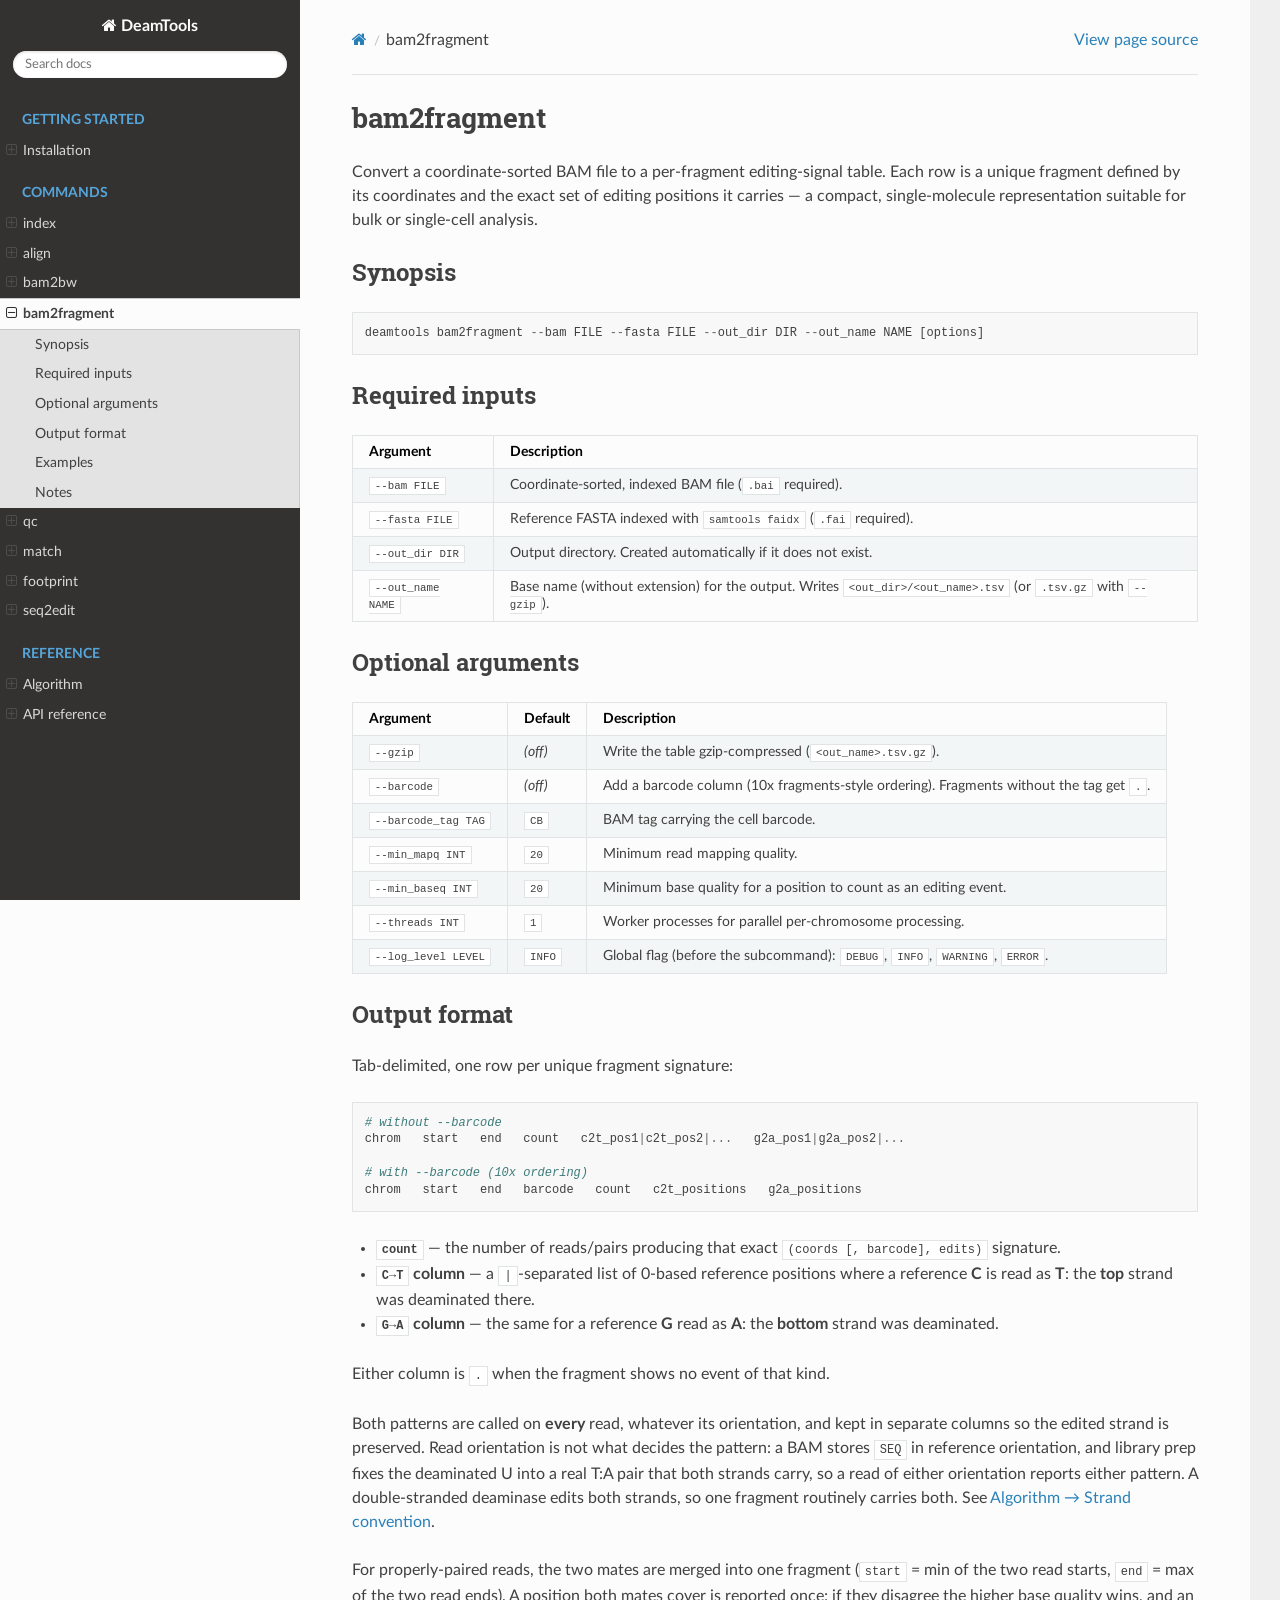
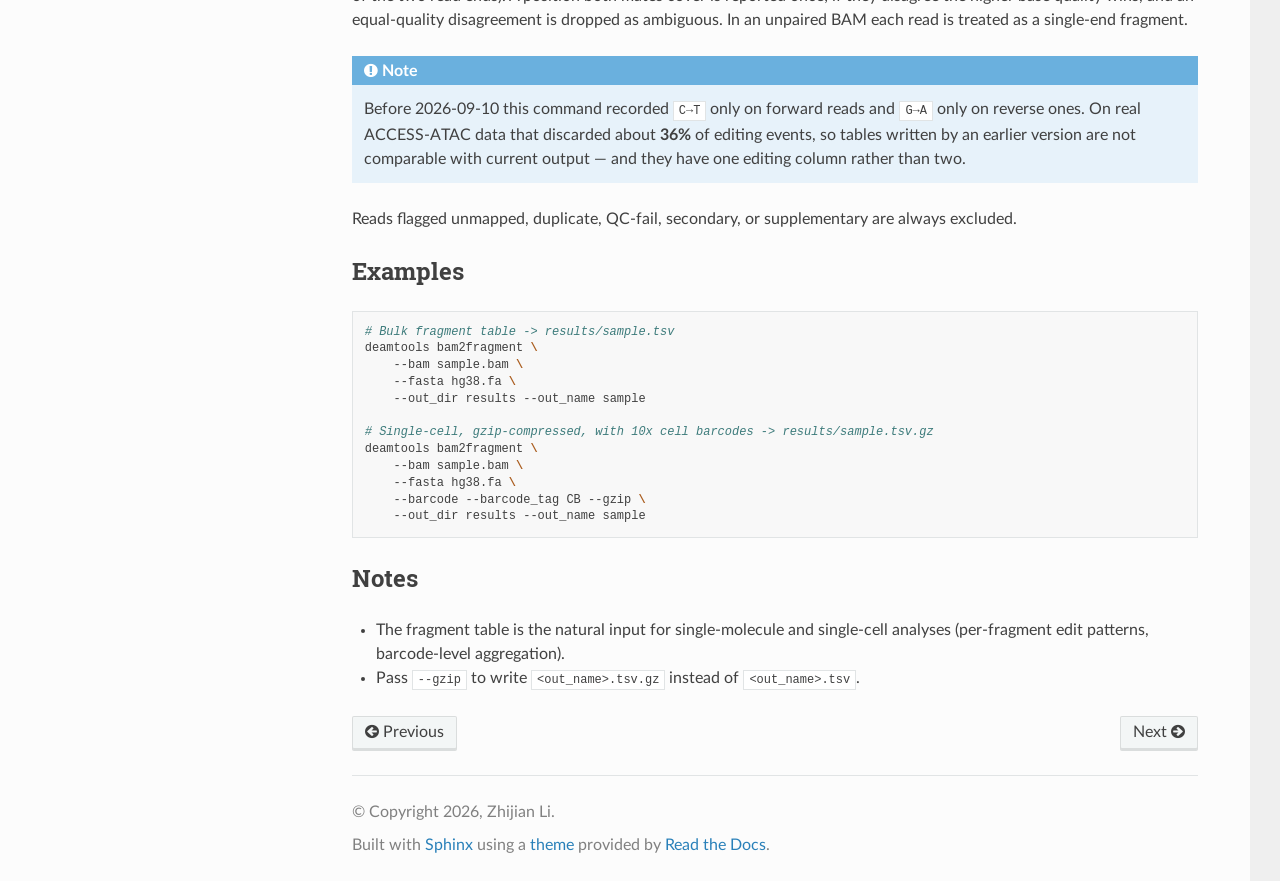
<file: usage/bam2fragment.html>
<!DOCTYPE html>
<html class="writer-html5" lang="en" data-content_root="../">
<head>
  <meta charset="utf-8" /><meta name="viewport" content="width=device-width, initial-scale=1" />

  <meta name="viewport" content="width=device-width, initial-scale=1.0" />
  <title>bam2fragment &mdash; DeamTools</title>
      <link rel="stylesheet" type="text/css" href="../_static/pygments.css?v=b86133f3" />
      <link rel="stylesheet" type="text/css" href="../_static/css/theme.css?v=9edc463e" />
      <link rel="stylesheet" type="text/css" href="../_static/custom.css?v=a7ae4c86" />

  
      <script src="../_static/jquery.js?v=5d32c60e"></script>
      <script src="../_static/_sphinx_javascript_frameworks_compat.js?v=2cd50e6c"></script>
      <script src="../_static/documentation_options.js?v=fd825880"></script>
      <script src="../_static/doctools.js?v=fd6eb6e6"></script>
      <script src="../_static/sphinx_highlight.js?v=6ffebe34"></script>
    <script src="../_static/js/theme.js"></script>
    <link rel="index" title="Index" href="../genindex.html" />
    <link rel="search" title="Search" href="../search.html" />
    <link rel="next" title="qc" href="qc.html" />
    <link rel="prev" title="bam2bw" href="bam2bw.html" /> 
</head>

<body class="wy-body-for-nav"> 
  <div class="wy-grid-for-nav">
    <nav data-toggle="wy-nav-shift" class="wy-nav-side">
      <div class="wy-side-scroll">
        <div class="wy-side-nav-search" >

          
          
          <a href="../index.html" class="icon icon-home">
            DeamTools
          </a>
<div role="search">
  <form id="rtd-search-form" class="wy-form" action="../search.html" method="get">
    <input type="text" name="q" placeholder="Search docs" aria-label="Search docs" />
    <input type="hidden" name="check_keywords" value="yes" />
    <input type="hidden" name="area" value="default" />
  </form>
</div>
        </div><div class="wy-menu wy-menu-vertical" data-spy="affix" role="navigation" aria-label="Navigation menu">
              <p class="caption" role="heading"><span class="caption-text">Getting started</span></p>
<ul>
<li class="toctree-l1"><a class="reference internal" href="../installation.html">Installation</a><ul>
<li class="toctree-l2"><a class="reference internal" href="../installation.html#requirements">Requirements</a></li>
<li class="toctree-l2"><a class="reference internal" href="../installation.html#install-deamtools">Install DeamTools</a></li>
<li class="toctree-l2"><a class="reference internal" href="../installation.html#python-dependencies">Python dependencies</a></li>
<li class="toctree-l2"><a class="reference internal" href="../installation.html#verify-installation">Verify installation</a></li>
<li class="toctree-l2"><a class="reference internal" href="../installation.html#running-tests">Running tests</a></li>
</ul>
</li>
</ul>
<p class="caption" role="heading"><span class="caption-text">Commands</span></p>
<ul class="current">
<li class="toctree-l1"><a class="reference internal" href="index.html">index</a><ul>
<li class="toctree-l2"><a class="reference internal" href="index.html#synopsis">Synopsis</a></li>
<li class="toctree-l2"><a class="reference internal" href="index.html#arguments">Arguments</a></li>
<li class="toctree-l2"><a class="reference internal" href="index.html#requirements">Requirements</a></li>
<li class="toctree-l2"><a class="reference internal" href="index.html#how-it-works">How it works</a></li>
<li class="toctree-l2"><a class="reference internal" href="index.html#outputs">Outputs</a></li>
<li class="toctree-l2"><a class="reference internal" href="index.html#examples">Examples</a></li>
<li class="toctree-l2"><a class="reference internal" href="index.html#notes">Notes</a></li>
</ul>
</li>
<li class="toctree-l1"><a class="reference internal" href="align.html">align</a><ul>
<li class="toctree-l2"><a class="reference internal" href="align.html#synopsis">Synopsis</a></li>
<li class="toctree-l2"><a class="reference internal" href="align.html#required-inputs">Required inputs</a></li>
<li class="toctree-l2"><a class="reference internal" href="align.html#optional-arguments">Optional arguments</a></li>
<li class="toctree-l2"><a class="reference internal" href="align.html#requirements">Requirements</a></li>
<li class="toctree-l2"><a class="reference internal" href="align.html#how-it-works">How it works</a></li>
<li class="toctree-l2"><a class="reference internal" href="align.html#examples">Examples</a></li>
<li class="toctree-l2"><a class="reference internal" href="align.html#notes">Notes</a></li>
</ul>
</li>
<li class="toctree-l1"><a class="reference internal" href="bam2bw.html">bam2bw</a><ul>
<li class="toctree-l2"><a class="reference internal" href="bam2bw.html#synopsis">Synopsis</a></li>
<li class="toctree-l2"><a class="reference internal" href="bam2bw.html#required-inputs">Required inputs</a></li>
<li class="toctree-l2"><a class="reference internal" href="bam2bw.html#optional-arguments">Optional arguments</a></li>
<li class="toctree-l2"><a class="reference internal" href="bam2bw.html#input-file-preparation">Input file preparation</a></li>
<li class="toctree-l2"><a class="reference internal" href="bam2bw.html#examples">Examples</a></li>
<li class="toctree-l2"><a class="reference internal" href="bam2bw.html#output">Output</a></li>
<li class="toctree-l2"><a class="reference internal" href="bam2bw.html#choosing-parameters">Choosing parameters</a></li>
</ul>
</li>
<li class="toctree-l1 current"><a class="current reference internal" href="#">bam2fragment</a><ul>
<li class="toctree-l2"><a class="reference internal" href="#synopsis">Synopsis</a></li>
<li class="toctree-l2"><a class="reference internal" href="#required-inputs">Required inputs</a></li>
<li class="toctree-l2"><a class="reference internal" href="#optional-arguments">Optional arguments</a></li>
<li class="toctree-l2"><a class="reference internal" href="#output-format">Output format</a></li>
<li class="toctree-l2"><a class="reference internal" href="#examples">Examples</a></li>
<li class="toctree-l2"><a class="reference internal" href="#notes">Notes</a></li>
</ul>
</li>
<li class="toctree-l1"><a class="reference internal" href="qc.html">qc</a><ul>
<li class="toctree-l2"><a class="reference internal" href="qc.html#synopsis">Synopsis</a></li>
<li class="toctree-l2"><a class="reference internal" href="qc.html#required-inputs">Required inputs</a></li>
<li class="toctree-l2"><a class="reference internal" href="qc.html#optional-arguments">Optional arguments</a></li>
<li class="toctree-l2"><a class="reference internal" href="qc.html#output-control">Output control</a></li>
<li class="toctree-l2"><a class="reference internal" href="qc.html#input-file-preparation">Input file preparation</a></li>
<li class="toctree-l2"><a class="reference internal" href="qc.html#examples">Examples</a></li>
<li class="toctree-l2"><a class="reference internal" href="qc.html#metrics">Metrics</a></li>
<li class="toctree-l2"><a class="reference internal" href="qc.html#output">Output</a></li>
<li class="toctree-l2"><a class="reference internal" href="qc.html#choosing-parameters">Choosing parameters</a></li>
<li class="toctree-l2"><a class="reference internal" href="qc.html#schema-2-0-definitions-and-missing-values">Schema 2.0: definitions and missing values</a></li>
<li class="toctree-l2"><a class="reference internal" href="qc.html#deaminase-and-alignment-diagnostics">Deaminase and alignment diagnostics</a></li>
<li class="toctree-l2"><a class="reference internal" href="qc.html#compare-multiple-samples">Compare multiple samples</a></li>
<li class="toctree-l2"><a class="reference internal" href="qc.html#interpretation-rules">Interpretation rules</a></li>
<li class="toctree-l2"><a class="reference internal" href="qc.html#portable-directory-output">Portable directory output</a></li>
</ul>
</li>
<li class="toctree-l1"><a class="reference internal" href="match.html">match</a><ul>
<li class="toctree-l2"><a class="reference internal" href="match.html#synopsis">Synopsis</a></li>
<li class="toctree-l2"><a class="reference internal" href="match.html#required-inputs">Required inputs</a></li>
<li class="toctree-l2"><a class="reference internal" href="match.html#optional-arguments">Optional arguments</a></li>
<li class="toctree-l2"><a class="reference internal" href="match.html#requirements">Requirements</a></li>
<li class="toctree-l2"><a class="reference internal" href="match.html#how-it-works">How it works</a></li>
<li class="toctree-l2"><a class="reference internal" href="match.html#output">Output</a></li>
<li class="toctree-l2"><a class="reference internal" href="match.html#examples">Examples</a></li>
<li class="toctree-l2"><a class="reference internal" href="match.html#notes">Notes</a></li>
</ul>
</li>
<li class="toctree-l1"><a class="reference internal" href="footprint.html">footprint</a><ul>
<li class="toctree-l2"><a class="reference internal" href="footprint.html#synopsis">Synopsis</a></li>
<li class="toctree-l2"><a class="reference internal" href="footprint.html#required-inputs">Required inputs</a></li>
<li class="toctree-l2"><a class="reference internal" href="footprint.html#optional-arguments">Optional arguments</a></li>
<li class="toctree-l2"><a class="reference internal" href="footprint.html#how-it-works">How it works</a></li>
<li class="toctree-l2"><a class="reference internal" href="footprint.html#output">Output</a></li>
<li class="toctree-l2"><a class="reference internal" href="footprint.html#examples">Examples</a></li>
<li class="toctree-l2"><a class="reference internal" href="footprint.html#notes">Notes</a></li>
</ul>
</li>
<li class="toctree-l1"><a class="reference internal" href="seq2edit.html">seq2edit</a><ul>
<li class="toctree-l2"><a class="reference internal" href="seq2edit.html#synopsis">Synopsis</a></li>
<li class="toctree-l2"><a class="reference internal" href="seq2edit.html#required-inputs">Required inputs</a></li>
<li class="toctree-l2"><a class="reference internal" href="seq2edit.html#optional-arguments">Optional arguments</a></li>
<li class="toctree-l2"><a class="reference internal" href="seq2edit.html#how-it-works">How it works</a></li>
<li class="toctree-l2"><a class="reference internal" href="seq2edit.html#outputs">Outputs</a></li>
<li class="toctree-l2"><a class="reference internal" href="seq2edit.html#examples">Examples</a></li>
<li class="toctree-l2"><a class="reference internal" href="seq2edit.html#notes">Notes</a></li>
</ul>
</li>
</ul>
<p class="caption" role="heading"><span class="caption-text">Reference</span></p>
<ul>
<li class="toctree-l1"><a class="reference internal" href="../algorithm.html">Algorithm</a><ul>
<li class="toctree-l2"><a class="reference internal" href="../algorithm.html#biological-basis">Biological basis</a></li>
<li class="toctree-l2"><a class="reference internal" href="../algorithm.html#strand-convention">Strand convention</a></li>
<li class="toctree-l2"><a class="reference internal" href="../algorithm.html#deamination-aware-alignment-index-align">Deamination-aware alignment (<code class="docutils literal notranslate"><span class="pre">index</span></code> + <code class="docutils literal notranslate"><span class="pre">align</span></code>)</a></li>
<li class="toctree-l2"><a class="reference internal" href="../algorithm.html#edit-detection-conventions">Edit detection conventions</a></li>
<li class="toctree-l2"><a class="reference internal" href="../algorithm.html#tn5-cut-sites-bam2bw-event-tn5">Tn5 cut sites (<code class="docutils literal notranslate"><span class="pre">bam2bw</span> <span class="pre">--event</span> <span class="pre">tn5</span></code>)</a></li>
<li class="toctree-l2"><a class="reference internal" href="../algorithm.html#signal-generation-bam2bw">Signal generation (<code class="docutils literal notranslate"><span class="pre">bam2bw</span></code>)</a></li>
<li class="toctree-l2"><a class="reference internal" href="../algorithm.html#enzyme-sequence-bias">Enzyme sequence bias</a></li>
<li class="toctree-l2"><a class="reference internal" href="../algorithm.html#parallelism-and-output">Parallelism and output</a></li>
<li class="toctree-l2"><a class="reference internal" href="../algorithm.html#complexity">Complexity</a></li>
</ul>
</li>
<li class="toctree-l1"><a class="reference internal" href="../api.html">API reference</a><ul>
<li class="toctree-l2"><a class="reference internal" href="../api.html#deamtools-align-index"><code class="docutils literal notranslate"><span class="pre">deamtools.align.index</span></code></a></li>
<li class="toctree-l2"><a class="reference internal" href="../api.html#deamtools-align-align"><code class="docutils literal notranslate"><span class="pre">deamtools.align.align</span></code></a></li>
<li class="toctree-l2"><a class="reference internal" href="../api.html#deamtools-preprocessing-bam2bw"><code class="docutils literal notranslate"><span class="pre">deamtools.preprocessing.bam2bw</span></code></a></li>
<li class="toctree-l2"><a class="reference internal" href="../api.html#deamtools-preprocessing-bam2fragment"><code class="docutils literal notranslate"><span class="pre">deamtools.preprocessing.bam2fragment</span></code></a></li>
<li class="toctree-l2"><a class="reference internal" href="../api.html#deamtools-qc"><code class="docutils literal notranslate"><span class="pre">deamtools.qc</span></code></a></li>
<li class="toctree-l2"><a class="reference internal" href="../api.html#deamtools-motif-match"><code class="docutils literal notranslate"><span class="pre">deamtools.motif.match</span></code></a></li>
<li class="toctree-l2"><a class="reference internal" href="../api.html#deamtools-footprint"><code class="docutils literal notranslate"><span class="pre">deamtools.footprint</span></code></a></li>
<li class="toctree-l2"><a class="reference internal" href="../api.html#deamtools-utils"><code class="docutils literal notranslate"><span class="pre">deamtools.utils</span></code></a></li>
</ul>
</li>
</ul>

        </div>
      </div>
    </nav>

    <section data-toggle="wy-nav-shift" class="wy-nav-content-wrap"><nav class="wy-nav-top" aria-label="Mobile navigation menu" >
          <i data-toggle="wy-nav-top" class="fa fa-bars"></i>
          <a href="../index.html">DeamTools</a>
      </nav>

      <div class="wy-nav-content">
        <div class="rst-content">
          <div role="navigation" aria-label="Page navigation">
  <ul class="wy-breadcrumbs">
      <li><a href="../index.html" class="icon icon-home" aria-label="Home"></a></li>
      <li class="breadcrumb-item active">bam2fragment</li>
      <li class="wy-breadcrumbs-aside">
            <a href="../_sources/usage/bam2fragment.md.txt" rel="nofollow"> View page source</a>
      </li>
  </ul>
  <hr/>
</div>
          <div role="main" class="document" itemscope="itemscope" itemtype="http://schema.org/Article">
           <div itemprop="articleBody">
             
  <section id="bam2fragment">
<h1>bam2fragment<a class="headerlink" href="#bam2fragment" title="Link to this heading"></a></h1>
<p>Convert a coordinate-sorted BAM file to a per-fragment editing-signal table. Each row is a unique fragment defined by its coordinates and the exact set of editing positions it carries — a compact, single-molecule representation suitable for bulk or single-cell analysis.</p>
<section id="synopsis">
<h2>Synopsis<a class="headerlink" href="#synopsis" title="Link to this heading"></a></h2>
<div class="highlight-default notranslate"><div class="highlight"><pre><span></span><span class="n">deamtools</span> <span class="n">bam2fragment</span> <span class="o">--</span><span class="n">bam</span> <span class="n">FILE</span> <span class="o">--</span><span class="n">fasta</span> <span class="n">FILE</span> <span class="o">--</span><span class="n">out_dir</span> <span class="n">DIR</span> <span class="o">--</span><span class="n">out_name</span> <span class="n">NAME</span> <span class="p">[</span><span class="n">options</span><span class="p">]</span>
</pre></div>
</div>
</section>
<section id="required-inputs">
<h2>Required inputs<a class="headerlink" href="#required-inputs" title="Link to this heading"></a></h2>
<table class="docutils align-default">
<thead>
<tr class="row-odd"><th class="head"><p>Argument</p></th>
<th class="head"><p>Description</p></th>
</tr>
</thead>
<tbody>
<tr class="row-even"><td><p><code class="docutils literal notranslate"><span class="pre">--bam</span> <span class="pre">FILE</span></code></p></td>
<td><p>Coordinate-sorted, indexed BAM file (<code class="docutils literal notranslate"><span class="pre">.bai</span></code> required).</p></td>
</tr>
<tr class="row-odd"><td><p><code class="docutils literal notranslate"><span class="pre">--fasta</span> <span class="pre">FILE</span></code></p></td>
<td><p>Reference FASTA indexed with <code class="docutils literal notranslate"><span class="pre">samtools</span> <span class="pre">faidx</span></code> (<code class="docutils literal notranslate"><span class="pre">.fai</span></code> required).</p></td>
</tr>
<tr class="row-even"><td><p><code class="docutils literal notranslate"><span class="pre">--out_dir</span> <span class="pre">DIR</span></code></p></td>
<td><p>Output directory. Created automatically if it does not exist.</p></td>
</tr>
<tr class="row-odd"><td><p><code class="docutils literal notranslate"><span class="pre">--out_name</span> <span class="pre">NAME</span></code></p></td>
<td><p>Base name (without extension) for the output. Writes <code class="docutils literal notranslate"><span class="pre">&lt;out_dir&gt;/&lt;out_name&gt;.tsv</span></code> (or <code class="docutils literal notranslate"><span class="pre">.tsv.gz</span></code> with <code class="docutils literal notranslate"><span class="pre">--gzip</span></code>).</p></td>
</tr>
</tbody>
</table>
</section>
<section id="optional-arguments">
<h2>Optional arguments<a class="headerlink" href="#optional-arguments" title="Link to this heading"></a></h2>
<table class="docutils align-default">
<thead>
<tr class="row-odd"><th class="head"><p>Argument</p></th>
<th class="head"><p>Default</p></th>
<th class="head"><p>Description</p></th>
</tr>
</thead>
<tbody>
<tr class="row-even"><td><p><code class="docutils literal notranslate"><span class="pre">--gzip</span></code></p></td>
<td><p><em>(off)</em></p></td>
<td><p>Write the table gzip-compressed (<code class="docutils literal notranslate"><span class="pre">&lt;out_name&gt;.tsv.gz</span></code>).</p></td>
</tr>
<tr class="row-odd"><td><p><code class="docutils literal notranslate"><span class="pre">--barcode</span></code></p></td>
<td><p><em>(off)</em></p></td>
<td><p>Add a barcode column (10x fragments-style ordering). Fragments without the tag get <code class="docutils literal notranslate"><span class="pre">.</span></code>.</p></td>
</tr>
<tr class="row-even"><td><p><code class="docutils literal notranslate"><span class="pre">--barcode_tag</span> <span class="pre">TAG</span></code></p></td>
<td><p><code class="docutils literal notranslate"><span class="pre">CB</span></code></p></td>
<td><p>BAM tag carrying the cell barcode.</p></td>
</tr>
<tr class="row-odd"><td><p><code class="docutils literal notranslate"><span class="pre">--min_mapq</span> <span class="pre">INT</span></code></p></td>
<td><p><code class="docutils literal notranslate"><span class="pre">20</span></code></p></td>
<td><p>Minimum read mapping quality.</p></td>
</tr>
<tr class="row-even"><td><p><code class="docutils literal notranslate"><span class="pre">--min_baseq</span> <span class="pre">INT</span></code></p></td>
<td><p><code class="docutils literal notranslate"><span class="pre">20</span></code></p></td>
<td><p>Minimum base quality for a position to count as an editing event.</p></td>
</tr>
<tr class="row-odd"><td><p><code class="docutils literal notranslate"><span class="pre">--threads</span> <span class="pre">INT</span></code></p></td>
<td><p><code class="docutils literal notranslate"><span class="pre">1</span></code></p></td>
<td><p>Worker processes for parallel per-chromosome processing.</p></td>
</tr>
<tr class="row-even"><td><p><code class="docutils literal notranslate"><span class="pre">--log_level</span> <span class="pre">LEVEL</span></code></p></td>
<td><p><code class="docutils literal notranslate"><span class="pre">INFO</span></code></p></td>
<td><p>Global flag (before the subcommand): <code class="docutils literal notranslate"><span class="pre">DEBUG</span></code>, <code class="docutils literal notranslate"><span class="pre">INFO</span></code>, <code class="docutils literal notranslate"><span class="pre">WARNING</span></code>, <code class="docutils literal notranslate"><span class="pre">ERROR</span></code>.</p></td>
</tr>
</tbody>
</table>
</section>
<section id="output-format">
<h2>Output format<a class="headerlink" href="#output-format" title="Link to this heading"></a></h2>
<p>Tab-delimited, one row per unique fragment signature:</p>
<div class="highlight-default notranslate"><div class="highlight"><pre><span></span><span class="c1"># without --barcode</span>
<span class="n">chrom</span>   <span class="n">start</span>   <span class="n">end</span>   <span class="n">count</span>   <span class="n">c2t_pos1</span><span class="o">|</span><span class="n">c2t_pos2</span><span class="o">|...</span>   <span class="n">g2a_pos1</span><span class="o">|</span><span class="n">g2a_pos2</span><span class="o">|...</span>

<span class="c1"># with --barcode (10x ordering)</span>
<span class="n">chrom</span>   <span class="n">start</span>   <span class="n">end</span>   <span class="n">barcode</span>   <span class="n">count</span>   <span class="n">c2t_positions</span>   <span class="n">g2a_positions</span>
</pre></div>
</div>
<ul class="simple">
<li><p><strong><code class="docutils literal notranslate"><span class="pre">count</span></code></strong> — the number of reads/pairs producing that exact <code class="docutils literal notranslate"><span class="pre">(coords</span> <span class="pre">[,</span> <span class="pre">barcode],</span> <span class="pre">edits)</span></code> signature.</p></li>
<li><p><strong><code class="docutils literal notranslate"><span class="pre">C→T</span></code> column</strong> — a <code class="docutils literal notranslate"><span class="pre">|</span></code>-separated list of 0-based reference positions where a reference <strong>C</strong> is read as <strong>T</strong>: the <strong>top</strong> strand was deaminated there.</p></li>
<li><p><strong><code class="docutils literal notranslate"><span class="pre">G→A</span></code> column</strong> — the same for a reference <strong>G</strong> read as <strong>A</strong>: the <strong>bottom</strong> strand was deaminated.</p></li>
</ul>
<p>Either column is <code class="docutils literal notranslate"><span class="pre">.</span></code> when the fragment shows no event of that kind.</p>
<p>Both patterns are called on <strong>every</strong> read, whatever its orientation, and kept in separate columns so the edited strand is preserved. Read orientation is not what decides the pattern: a BAM stores <code class="docutils literal notranslate"><span class="pre">SEQ</span></code> in reference orientation, and library prep fixes the deaminated U into a real T:A pair that both strands carry, so a read of either orientation reports either pattern. A double-stranded deaminase edits both strands, so one fragment routinely carries both. See <a class="reference internal" href="../algorithm.html#strand-convention"><span class="std std-ref">Algorithm → Strand convention</span></a>.</p>
<p>For properly-paired reads, the two mates are merged into one fragment (<code class="docutils literal notranslate"><span class="pre">start</span></code> = min of the two read starts, <code class="docutils literal notranslate"><span class="pre">end</span></code> = max of the two read ends). A position both mates cover is reported once; if they disagree the higher base quality wins, and an equal-quality disagreement is dropped as ambiguous. In an unpaired BAM each read is treated as a single-end fragment.</p>
<div class="admonition note">
<p class="admonition-title">Note</p>
<p>Before 2026-09-10 this command recorded <code class="docutils literal notranslate"><span class="pre">C→T</span></code> only on forward reads and <code class="docutils literal notranslate"><span class="pre">G→A</span></code> only on reverse ones. On real ACCESS-ATAC data that discarded about <strong>36%</strong> of editing events, so tables written by an earlier version are not comparable with current output — and they have one editing column rather than two.</p>
</div>
<p>Reads flagged unmapped, duplicate, QC-fail, secondary, or supplementary are always excluded.</p>
</section>
<section id="examples">
<h2>Examples<a class="headerlink" href="#examples" title="Link to this heading"></a></h2>
<div class="highlight-bash notranslate"><div class="highlight"><pre><span></span><span class="c1"># Bulk fragment table -&gt; results/sample.tsv</span>
deamtools<span class="w"> </span>bam2fragment<span class="w"> </span><span class="se">\</span>
<span class="w">    </span>--bam<span class="w"> </span>sample.bam<span class="w"> </span><span class="se">\</span>
<span class="w">    </span>--fasta<span class="w"> </span>hg38.fa<span class="w"> </span><span class="se">\</span>
<span class="w">    </span>--out_dir<span class="w"> </span>results<span class="w"> </span>--out_name<span class="w"> </span>sample

<span class="c1"># Single-cell, gzip-compressed, with 10x cell barcodes -&gt; results/sample.tsv.gz</span>
deamtools<span class="w"> </span>bam2fragment<span class="w"> </span><span class="se">\</span>
<span class="w">    </span>--bam<span class="w"> </span>sample.bam<span class="w"> </span><span class="se">\</span>
<span class="w">    </span>--fasta<span class="w"> </span>hg38.fa<span class="w"> </span><span class="se">\</span>
<span class="w">    </span>--barcode<span class="w"> </span>--barcode_tag<span class="w"> </span>CB<span class="w"> </span>--gzip<span class="w"> </span><span class="se">\</span>
<span class="w">    </span>--out_dir<span class="w"> </span>results<span class="w"> </span>--out_name<span class="w"> </span>sample
</pre></div>
</div>
</section>
<section id="notes">
<h2>Notes<a class="headerlink" href="#notes" title="Link to this heading"></a></h2>
<ul class="simple">
<li><p>The fragment table is the natural input for single-molecule and single-cell analyses (per-fragment edit patterns, barcode-level aggregation).</p></li>
<li><p>Pass <code class="docutils literal notranslate"><span class="pre">--gzip</span></code> to write <code class="docutils literal notranslate"><span class="pre">&lt;out_name&gt;.tsv.gz</span></code> instead of <code class="docutils literal notranslate"><span class="pre">&lt;out_name&gt;.tsv</span></code>.</p></li>
</ul>
</section>
</section>


           </div>
          </div>
          <footer><div class="rst-footer-buttons" role="navigation" aria-label="Footer">
        <a href="bam2bw.html" class="btn btn-neutral float-left" title="bam2bw" accesskey="p" rel="prev"><span class="fa fa-arrow-circle-left" aria-hidden="true"></span> Previous</a>
        <a href="qc.html" class="btn btn-neutral float-right" title="qc" accesskey="n" rel="next">Next <span class="fa fa-arrow-circle-right" aria-hidden="true"></span></a>
    </div>

  <hr/>

  <div role="contentinfo">
    <p>&#169; Copyright 2026, Zhijian Li.</p>
  </div>

  Built with <a href="https://www.sphinx-doc.org/">Sphinx</a> using a
    <a href="https://github.com/readthedocs/sphinx_rtd_theme">theme</a>
    provided by <a href="https://readthedocs.org">Read the Docs</a>.
   

</footer>
        </div>
      </div>
    </section>
  </div>
  <script>
      jQuery(function () {
          SphinxRtdTheme.Navigation.enable(true);
      });
  </script> 

</body>
</html>
</file>
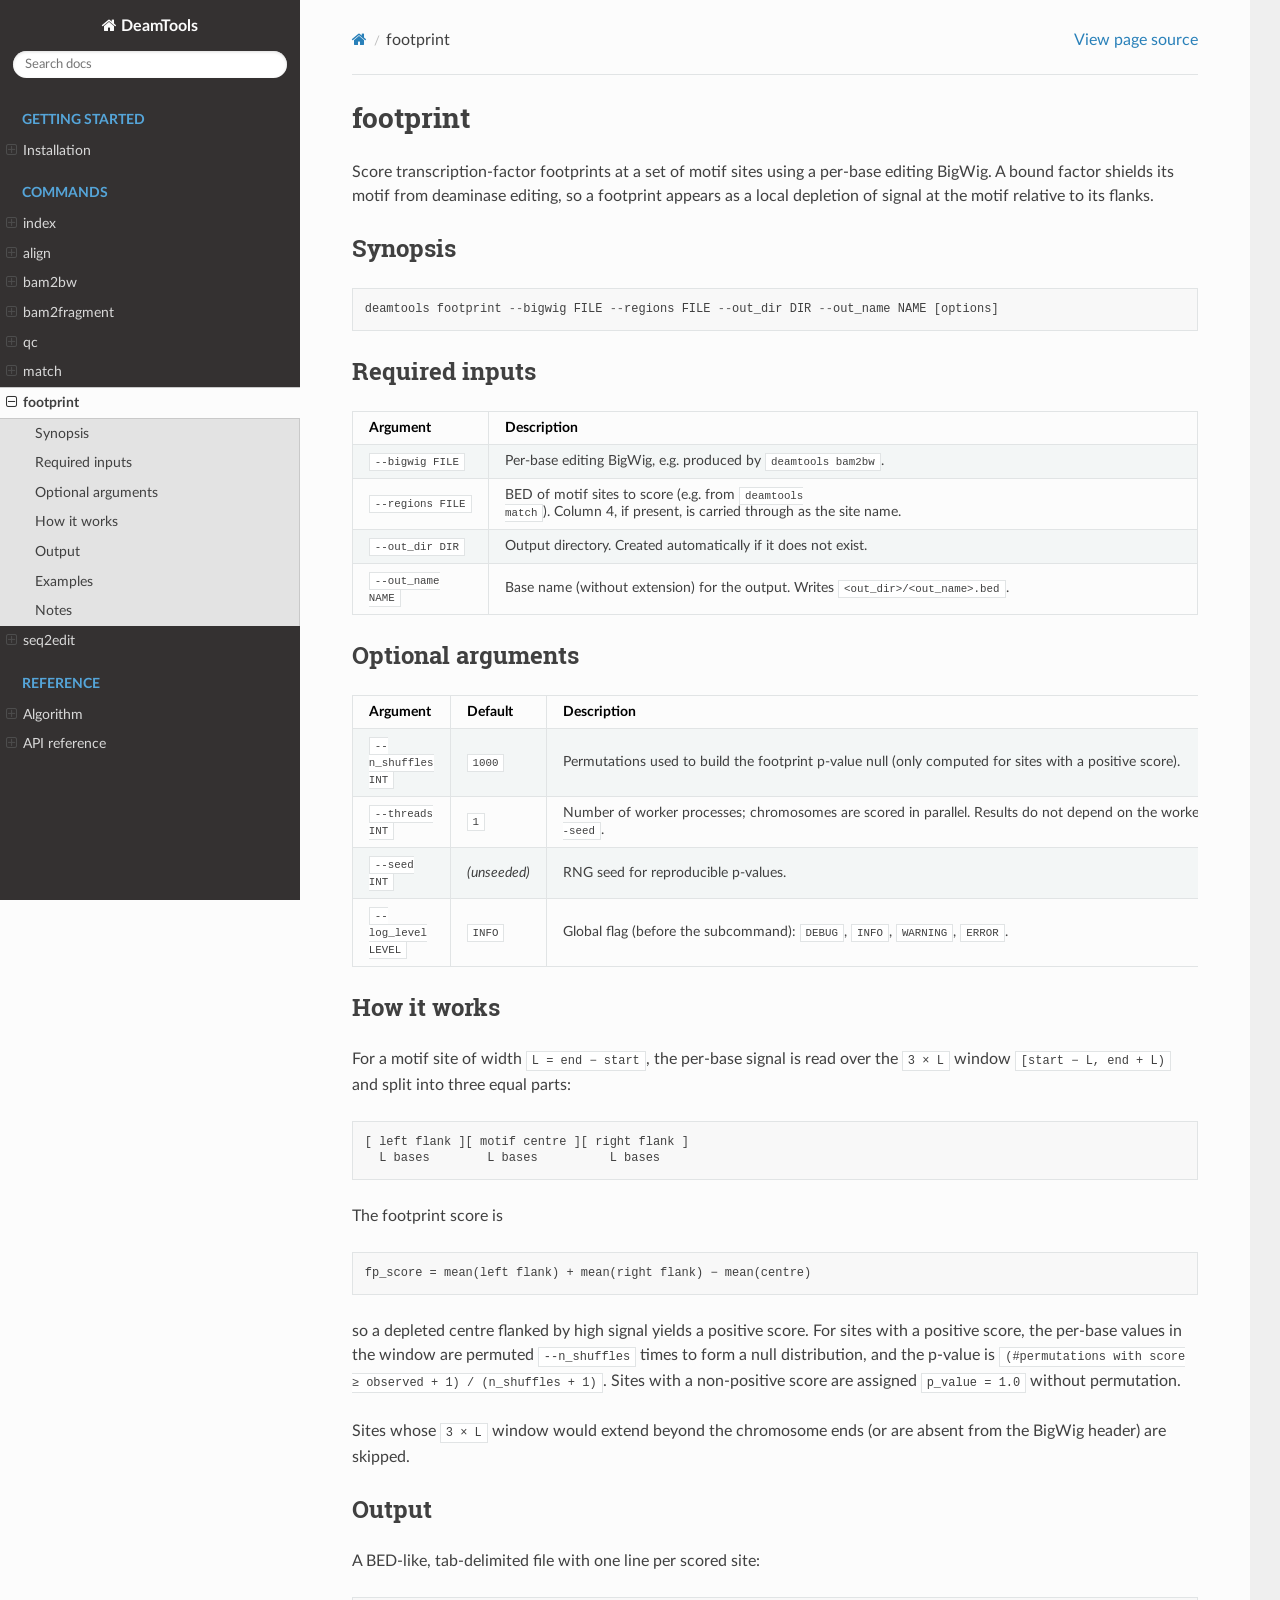
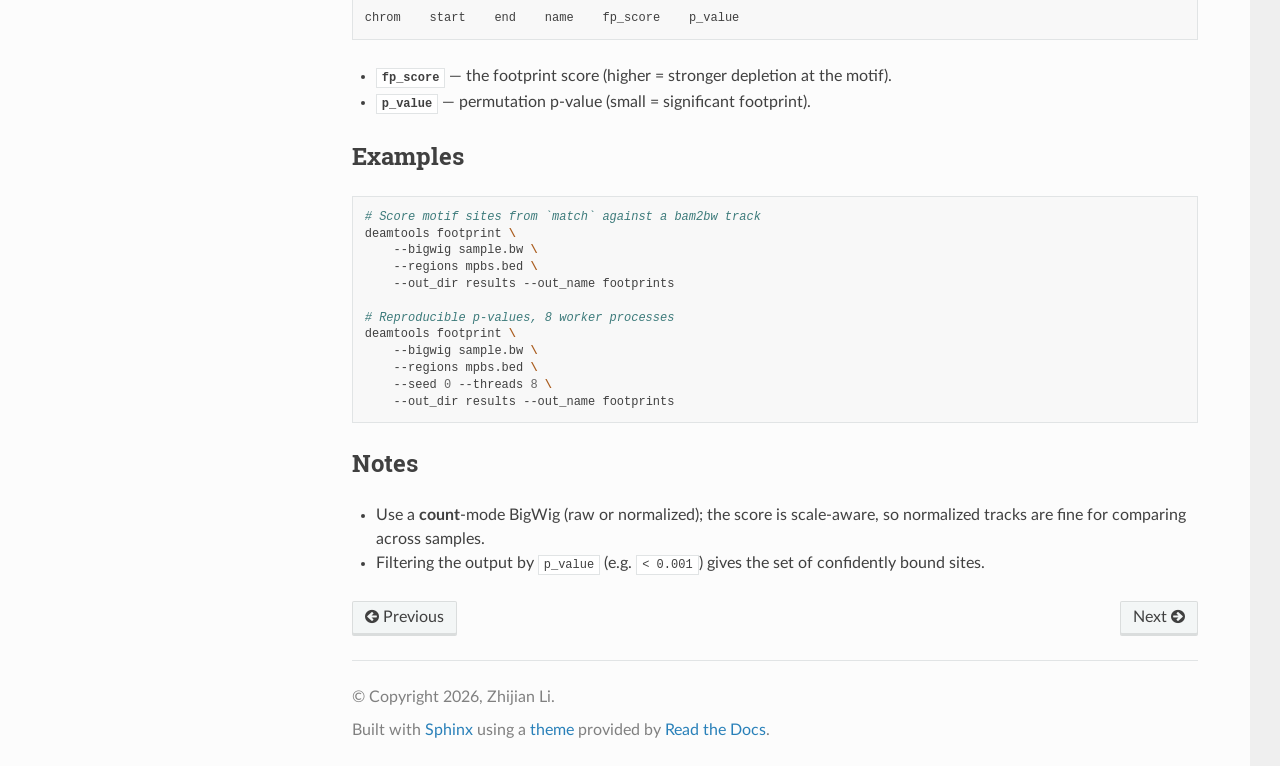
<file: usage/footprint.html>
<!DOCTYPE html>
<html class="writer-html5" lang="en" data-content_root="../">
<head>
  <meta charset="utf-8" /><meta name="viewport" content="width=device-width, initial-scale=1" />

  <meta name="viewport" content="width=device-width, initial-scale=1.0" />
  <title>footprint &mdash; DeamTools</title>
      <link rel="stylesheet" type="text/css" href="../_static/pygments.css?v=b86133f3" />
      <link rel="stylesheet" type="text/css" href="../_static/css/theme.css?v=9edc463e" />
      <link rel="stylesheet" type="text/css" href="../_static/custom.css?v=a7ae4c86" />

  
      <script src="../_static/jquery.js?v=5d32c60e"></script>
      <script src="../_static/_sphinx_javascript_frameworks_compat.js?v=2cd50e6c"></script>
      <script src="../_static/documentation_options.js?v=fd825880"></script>
      <script src="../_static/doctools.js?v=fd6eb6e6"></script>
      <script src="../_static/sphinx_highlight.js?v=6ffebe34"></script>
    <script src="../_static/js/theme.js"></script>
    <link rel="index" title="Index" href="../genindex.html" />
    <link rel="search" title="Search" href="../search.html" />
    <link rel="next" title="seq2edit" href="seq2edit.html" />
    <link rel="prev" title="match" href="match.html" /> 
</head>

<body class="wy-body-for-nav"> 
  <div class="wy-grid-for-nav">
    <nav data-toggle="wy-nav-shift" class="wy-nav-side">
      <div class="wy-side-scroll">
        <div class="wy-side-nav-search" >

          
          
          <a href="../index.html" class="icon icon-home">
            DeamTools
          </a>
<div role="search">
  <form id="rtd-search-form" class="wy-form" action="../search.html" method="get">
    <input type="text" name="q" placeholder="Search docs" aria-label="Search docs" />
    <input type="hidden" name="check_keywords" value="yes" />
    <input type="hidden" name="area" value="default" />
  </form>
</div>
        </div><div class="wy-menu wy-menu-vertical" data-spy="affix" role="navigation" aria-label="Navigation menu">
              <p class="caption" role="heading"><span class="caption-text">Getting started</span></p>
<ul>
<li class="toctree-l1"><a class="reference internal" href="../installation.html">Installation</a><ul>
<li class="toctree-l2"><a class="reference internal" href="../installation.html#requirements">Requirements</a></li>
<li class="toctree-l2"><a class="reference internal" href="../installation.html#install-deamtools">Install DeamTools</a></li>
<li class="toctree-l2"><a class="reference internal" href="../installation.html#python-dependencies">Python dependencies</a></li>
<li class="toctree-l2"><a class="reference internal" href="../installation.html#verify-installation">Verify installation</a></li>
<li class="toctree-l2"><a class="reference internal" href="../installation.html#running-tests">Running tests</a></li>
</ul>
</li>
</ul>
<p class="caption" role="heading"><span class="caption-text">Commands</span></p>
<ul class="current">
<li class="toctree-l1"><a class="reference internal" href="index.html">index</a><ul>
<li class="toctree-l2"><a class="reference internal" href="index.html#synopsis">Synopsis</a></li>
<li class="toctree-l2"><a class="reference internal" href="index.html#arguments">Arguments</a></li>
<li class="toctree-l2"><a class="reference internal" href="index.html#requirements">Requirements</a></li>
<li class="toctree-l2"><a class="reference internal" href="index.html#how-it-works">How it works</a></li>
<li class="toctree-l2"><a class="reference internal" href="index.html#outputs">Outputs</a></li>
<li class="toctree-l2"><a class="reference internal" href="index.html#examples">Examples</a></li>
<li class="toctree-l2"><a class="reference internal" href="index.html#notes">Notes</a></li>
</ul>
</li>
<li class="toctree-l1"><a class="reference internal" href="align.html">align</a><ul>
<li class="toctree-l2"><a class="reference internal" href="align.html#synopsis">Synopsis</a></li>
<li class="toctree-l2"><a class="reference internal" href="align.html#required-inputs">Required inputs</a></li>
<li class="toctree-l2"><a class="reference internal" href="align.html#optional-arguments">Optional arguments</a></li>
<li class="toctree-l2"><a class="reference internal" href="align.html#requirements">Requirements</a></li>
<li class="toctree-l2"><a class="reference internal" href="align.html#how-it-works">How it works</a></li>
<li class="toctree-l2"><a class="reference internal" href="align.html#examples">Examples</a></li>
<li class="toctree-l2"><a class="reference internal" href="align.html#notes">Notes</a></li>
</ul>
</li>
<li class="toctree-l1"><a class="reference internal" href="bam2bw.html">bam2bw</a><ul>
<li class="toctree-l2"><a class="reference internal" href="bam2bw.html#synopsis">Synopsis</a></li>
<li class="toctree-l2"><a class="reference internal" href="bam2bw.html#required-inputs">Required inputs</a></li>
<li class="toctree-l2"><a class="reference internal" href="bam2bw.html#optional-arguments">Optional arguments</a></li>
<li class="toctree-l2"><a class="reference internal" href="bam2bw.html#input-file-preparation">Input file preparation</a></li>
<li class="toctree-l2"><a class="reference internal" href="bam2bw.html#examples">Examples</a></li>
<li class="toctree-l2"><a class="reference internal" href="bam2bw.html#output">Output</a></li>
<li class="toctree-l2"><a class="reference internal" href="bam2bw.html#choosing-parameters">Choosing parameters</a></li>
</ul>
</li>
<li class="toctree-l1"><a class="reference internal" href="bam2fragment.html">bam2fragment</a><ul>
<li class="toctree-l2"><a class="reference internal" href="bam2fragment.html#synopsis">Synopsis</a></li>
<li class="toctree-l2"><a class="reference internal" href="bam2fragment.html#required-inputs">Required inputs</a></li>
<li class="toctree-l2"><a class="reference internal" href="bam2fragment.html#optional-arguments">Optional arguments</a></li>
<li class="toctree-l2"><a class="reference internal" href="bam2fragment.html#output-format">Output format</a></li>
<li class="toctree-l2"><a class="reference internal" href="bam2fragment.html#examples">Examples</a></li>
<li class="toctree-l2"><a class="reference internal" href="bam2fragment.html#notes">Notes</a></li>
</ul>
</li>
<li class="toctree-l1"><a class="reference internal" href="qc.html">qc</a><ul>
<li class="toctree-l2"><a class="reference internal" href="qc.html#synopsis">Synopsis</a></li>
<li class="toctree-l2"><a class="reference internal" href="qc.html#required-inputs">Required inputs</a></li>
<li class="toctree-l2"><a class="reference internal" href="qc.html#optional-arguments">Optional arguments</a></li>
<li class="toctree-l2"><a class="reference internal" href="qc.html#output-control">Output control</a></li>
<li class="toctree-l2"><a class="reference internal" href="qc.html#input-file-preparation">Input file preparation</a></li>
<li class="toctree-l2"><a class="reference internal" href="qc.html#examples">Examples</a></li>
<li class="toctree-l2"><a class="reference internal" href="qc.html#metrics">Metrics</a></li>
<li class="toctree-l2"><a class="reference internal" href="qc.html#output">Output</a></li>
<li class="toctree-l2"><a class="reference internal" href="qc.html#choosing-parameters">Choosing parameters</a></li>
<li class="toctree-l2"><a class="reference internal" href="qc.html#schema-2-0-definitions-and-missing-values">Schema 2.0: definitions and missing values</a></li>
<li class="toctree-l2"><a class="reference internal" href="qc.html#deaminase-and-alignment-diagnostics">Deaminase and alignment diagnostics</a></li>
<li class="toctree-l2"><a class="reference internal" href="qc.html#compare-multiple-samples">Compare multiple samples</a></li>
<li class="toctree-l2"><a class="reference internal" href="qc.html#interpretation-rules">Interpretation rules</a></li>
<li class="toctree-l2"><a class="reference internal" href="qc.html#portable-directory-output">Portable directory output</a></li>
</ul>
</li>
<li class="toctree-l1"><a class="reference internal" href="match.html">match</a><ul>
<li class="toctree-l2"><a class="reference internal" href="match.html#synopsis">Synopsis</a></li>
<li class="toctree-l2"><a class="reference internal" href="match.html#required-inputs">Required inputs</a></li>
<li class="toctree-l2"><a class="reference internal" href="match.html#optional-arguments">Optional arguments</a></li>
<li class="toctree-l2"><a class="reference internal" href="match.html#requirements">Requirements</a></li>
<li class="toctree-l2"><a class="reference internal" href="match.html#how-it-works">How it works</a></li>
<li class="toctree-l2"><a class="reference internal" href="match.html#output">Output</a></li>
<li class="toctree-l2"><a class="reference internal" href="match.html#examples">Examples</a></li>
<li class="toctree-l2"><a class="reference internal" href="match.html#notes">Notes</a></li>
</ul>
</li>
<li class="toctree-l1 current"><a class="current reference internal" href="#">footprint</a><ul>
<li class="toctree-l2"><a class="reference internal" href="#synopsis">Synopsis</a></li>
<li class="toctree-l2"><a class="reference internal" href="#required-inputs">Required inputs</a></li>
<li class="toctree-l2"><a class="reference internal" href="#optional-arguments">Optional arguments</a></li>
<li class="toctree-l2"><a class="reference internal" href="#how-it-works">How it works</a></li>
<li class="toctree-l2"><a class="reference internal" href="#output">Output</a></li>
<li class="toctree-l2"><a class="reference internal" href="#examples">Examples</a></li>
<li class="toctree-l2"><a class="reference internal" href="#notes">Notes</a></li>
</ul>
</li>
<li class="toctree-l1"><a class="reference internal" href="seq2edit.html">seq2edit</a><ul>
<li class="toctree-l2"><a class="reference internal" href="seq2edit.html#synopsis">Synopsis</a></li>
<li class="toctree-l2"><a class="reference internal" href="seq2edit.html#required-inputs">Required inputs</a></li>
<li class="toctree-l2"><a class="reference internal" href="seq2edit.html#optional-arguments">Optional arguments</a></li>
<li class="toctree-l2"><a class="reference internal" href="seq2edit.html#how-it-works">How it works</a></li>
<li class="toctree-l2"><a class="reference internal" href="seq2edit.html#outputs">Outputs</a></li>
<li class="toctree-l2"><a class="reference internal" href="seq2edit.html#examples">Examples</a></li>
<li class="toctree-l2"><a class="reference internal" href="seq2edit.html#notes">Notes</a></li>
</ul>
</li>
</ul>
<p class="caption" role="heading"><span class="caption-text">Reference</span></p>
<ul>
<li class="toctree-l1"><a class="reference internal" href="../algorithm.html">Algorithm</a><ul>
<li class="toctree-l2"><a class="reference internal" href="../algorithm.html#biological-basis">Biological basis</a></li>
<li class="toctree-l2"><a class="reference internal" href="../algorithm.html#strand-convention">Strand convention</a></li>
<li class="toctree-l2"><a class="reference internal" href="../algorithm.html#deamination-aware-alignment-index-align">Deamination-aware alignment (<code class="docutils literal notranslate"><span class="pre">index</span></code> + <code class="docutils literal notranslate"><span class="pre">align</span></code>)</a></li>
<li class="toctree-l2"><a class="reference internal" href="../algorithm.html#edit-detection-conventions">Edit detection conventions</a></li>
<li class="toctree-l2"><a class="reference internal" href="../algorithm.html#tn5-cut-sites-bam2bw-event-tn5">Tn5 cut sites (<code class="docutils literal notranslate"><span class="pre">bam2bw</span> <span class="pre">--event</span> <span class="pre">tn5</span></code>)</a></li>
<li class="toctree-l2"><a class="reference internal" href="../algorithm.html#signal-generation-bam2bw">Signal generation (<code class="docutils literal notranslate"><span class="pre">bam2bw</span></code>)</a></li>
<li class="toctree-l2"><a class="reference internal" href="../algorithm.html#enzyme-sequence-bias">Enzyme sequence bias</a></li>
<li class="toctree-l2"><a class="reference internal" href="../algorithm.html#parallelism-and-output">Parallelism and output</a></li>
<li class="toctree-l2"><a class="reference internal" href="../algorithm.html#complexity">Complexity</a></li>
</ul>
</li>
<li class="toctree-l1"><a class="reference internal" href="../api.html">API reference</a><ul>
<li class="toctree-l2"><a class="reference internal" href="../api.html#deamtools-align-index"><code class="docutils literal notranslate"><span class="pre">deamtools.align.index</span></code></a></li>
<li class="toctree-l2"><a class="reference internal" href="../api.html#deamtools-align-align"><code class="docutils literal notranslate"><span class="pre">deamtools.align.align</span></code></a></li>
<li class="toctree-l2"><a class="reference internal" href="../api.html#deamtools-preprocessing-bam2bw"><code class="docutils literal notranslate"><span class="pre">deamtools.preprocessing.bam2bw</span></code></a></li>
<li class="toctree-l2"><a class="reference internal" href="../api.html#deamtools-preprocessing-bam2fragment"><code class="docutils literal notranslate"><span class="pre">deamtools.preprocessing.bam2fragment</span></code></a></li>
<li class="toctree-l2"><a class="reference internal" href="../api.html#deamtools-qc"><code class="docutils literal notranslate"><span class="pre">deamtools.qc</span></code></a></li>
<li class="toctree-l2"><a class="reference internal" href="../api.html#deamtools-motif-match"><code class="docutils literal notranslate"><span class="pre">deamtools.motif.match</span></code></a></li>
<li class="toctree-l2"><a class="reference internal" href="../api.html#deamtools-footprint"><code class="docutils literal notranslate"><span class="pre">deamtools.footprint</span></code></a></li>
<li class="toctree-l2"><a class="reference internal" href="../api.html#deamtools-utils"><code class="docutils literal notranslate"><span class="pre">deamtools.utils</span></code></a></li>
</ul>
</li>
</ul>

        </div>
      </div>
    </nav>

    <section data-toggle="wy-nav-shift" class="wy-nav-content-wrap"><nav class="wy-nav-top" aria-label="Mobile navigation menu" >
          <i data-toggle="wy-nav-top" class="fa fa-bars"></i>
          <a href="../index.html">DeamTools</a>
      </nav>

      <div class="wy-nav-content">
        <div class="rst-content">
          <div role="navigation" aria-label="Page navigation">
  <ul class="wy-breadcrumbs">
      <li><a href="../index.html" class="icon icon-home" aria-label="Home"></a></li>
      <li class="breadcrumb-item active">footprint</li>
      <li class="wy-breadcrumbs-aside">
            <a href="../_sources/usage/footprint.md.txt" rel="nofollow"> View page source</a>
      </li>
  </ul>
  <hr/>
</div>
          <div role="main" class="document" itemscope="itemscope" itemtype="http://schema.org/Article">
           <div itemprop="articleBody">
             
  <section id="footprint">
<h1>footprint<a class="headerlink" href="#footprint" title="Link to this heading"></a></h1>
<p>Score transcription-factor footprints at a set of motif sites using a per-base editing BigWig. A bound factor shields its motif from deaminase editing, so a footprint appears as a local depletion of signal at the motif relative to its flanks.</p>
<section id="synopsis">
<h2>Synopsis<a class="headerlink" href="#synopsis" title="Link to this heading"></a></h2>
<div class="highlight-default notranslate"><div class="highlight"><pre><span></span><span class="n">deamtools</span> <span class="n">footprint</span> <span class="o">--</span><span class="n">bigwig</span> <span class="n">FILE</span> <span class="o">--</span><span class="n">regions</span> <span class="n">FILE</span> <span class="o">--</span><span class="n">out_dir</span> <span class="n">DIR</span> <span class="o">--</span><span class="n">out_name</span> <span class="n">NAME</span> <span class="p">[</span><span class="n">options</span><span class="p">]</span>
</pre></div>
</div>
</section>
<section id="required-inputs">
<h2>Required inputs<a class="headerlink" href="#required-inputs" title="Link to this heading"></a></h2>
<table class="docutils align-default">
<thead>
<tr class="row-odd"><th class="head"><p>Argument</p></th>
<th class="head"><p>Description</p></th>
</tr>
</thead>
<tbody>
<tr class="row-even"><td><p><code class="docutils literal notranslate"><span class="pre">--bigwig</span> <span class="pre">FILE</span></code></p></td>
<td><p>Per-base editing BigWig, e.g. produced by <a class="reference internal" href="bam2bw.html"><span class="std std-doc"><code class="docutils literal notranslate"><span class="pre">deamtools</span> <span class="pre">bam2bw</span></code></span></a>.</p></td>
</tr>
<tr class="row-odd"><td><p><code class="docutils literal notranslate"><span class="pre">--regions</span> <span class="pre">FILE</span></code></p></td>
<td><p>BED of motif sites to score (e.g. from <a class="reference internal" href="match.html"><span class="std std-doc"><code class="docutils literal notranslate"><span class="pre">deamtools</span> <span class="pre">match</span></code></span></a>). Column 4, if present, is carried through as the site name.</p></td>
</tr>
<tr class="row-even"><td><p><code class="docutils literal notranslate"><span class="pre">--out_dir</span> <span class="pre">DIR</span></code></p></td>
<td><p>Output directory. Created automatically if it does not exist.</p></td>
</tr>
<tr class="row-odd"><td><p><code class="docutils literal notranslate"><span class="pre">--out_name</span> <span class="pre">NAME</span></code></p></td>
<td><p>Base name (without extension) for the output. Writes <code class="docutils literal notranslate"><span class="pre">&lt;out_dir&gt;/&lt;out_name&gt;.bed</span></code>.</p></td>
</tr>
</tbody>
</table>
</section>
<section id="optional-arguments">
<h2>Optional arguments<a class="headerlink" href="#optional-arguments" title="Link to this heading"></a></h2>
<table class="docutils align-default">
<thead>
<tr class="row-odd"><th class="head"><p>Argument</p></th>
<th class="head"><p>Default</p></th>
<th class="head"><p>Description</p></th>
</tr>
</thead>
<tbody>
<tr class="row-even"><td><p><code class="docutils literal notranslate"><span class="pre">--n_shuffles</span> <span class="pre">INT</span></code></p></td>
<td><p><code class="docutils literal notranslate"><span class="pre">1000</span></code></p></td>
<td><p>Permutations used to build the footprint p-value null (only computed for sites with a positive score).</p></td>
</tr>
<tr class="row-odd"><td><p><code class="docutils literal notranslate"><span class="pre">--threads</span> <span class="pre">INT</span></code></p></td>
<td><p><code class="docutils literal notranslate"><span class="pre">1</span></code></p></td>
<td><p>Number of worker processes; chromosomes are scored in parallel. Results do not depend on the worker count, including with <code class="docutils literal notranslate"><span class="pre">--seed</span></code>.</p></td>
</tr>
<tr class="row-even"><td><p><code class="docutils literal notranslate"><span class="pre">--seed</span> <span class="pre">INT</span></code></p></td>
<td><p><em>(unseeded)</em></p></td>
<td><p>RNG seed for reproducible p-values.</p></td>
</tr>
<tr class="row-odd"><td><p><code class="docutils literal notranslate"><span class="pre">--log_level</span> <span class="pre">LEVEL</span></code></p></td>
<td><p><code class="docutils literal notranslate"><span class="pre">INFO</span></code></p></td>
<td><p>Global flag (before the subcommand): <code class="docutils literal notranslate"><span class="pre">DEBUG</span></code>, <code class="docutils literal notranslate"><span class="pre">INFO</span></code>, <code class="docutils literal notranslate"><span class="pre">WARNING</span></code>, <code class="docutils literal notranslate"><span class="pre">ERROR</span></code>.</p></td>
</tr>
</tbody>
</table>
</section>
<section id="how-it-works">
<h2>How it works<a class="headerlink" href="#how-it-works" title="Link to this heading"></a></h2>
<p>For a motif site of width <code class="docutils literal notranslate"><span class="pre">L</span> <span class="pre">=</span> <span class="pre">end</span> <span class="pre">−</span> <span class="pre">start</span></code>, the per-base signal is read over the <code class="docutils literal notranslate"><span class="pre">3</span> <span class="pre">×</span> <span class="pre">L</span></code> window <code class="docutils literal notranslate"><span class="pre">[start</span> <span class="pre">−</span> <span class="pre">L,</span> <span class="pre">end</span> <span class="pre">+</span> <span class="pre">L)</span></code> and split into three equal parts:</p>
<div class="highlight-default notranslate"><div class="highlight"><pre><span></span><span class="p">[</span> <span class="n">left</span> <span class="n">flank</span> <span class="p">][</span> <span class="n">motif</span> <span class="n">centre</span> <span class="p">][</span> <span class="n">right</span> <span class="n">flank</span> <span class="p">]</span>
  <span class="n">L</span> <span class="n">bases</span>        <span class="n">L</span> <span class="n">bases</span>          <span class="n">L</span> <span class="n">bases</span>
</pre></div>
</div>
<p>The footprint score is</p>
<div class="highlight-default notranslate"><div class="highlight"><pre><span></span>fp_score = mean(left flank) + mean(right flank) − mean(centre)
</pre></div>
</div>
<p>so a depleted centre flanked by high signal yields a positive score. For sites with a positive score, the per-base values in the window are permuted <code class="docutils literal notranslate"><span class="pre">--n_shuffles</span></code> times to form a null distribution, and the p-value is <code class="docutils literal notranslate"><span class="pre">(#permutations</span> <span class="pre">with</span> <span class="pre">score</span> <span class="pre">≥</span> <span class="pre">observed</span> <span class="pre">+</span> <span class="pre">1)</span> <span class="pre">/</span> <span class="pre">(n_shuffles</span> <span class="pre">+</span> <span class="pre">1)</span></code>. Sites with a non-positive score are assigned <code class="docutils literal notranslate"><span class="pre">p_value</span> <span class="pre">=</span> <span class="pre">1.0</span></code> without permutation.</p>
<p>Sites whose <code class="docutils literal notranslate"><span class="pre">3</span> <span class="pre">×</span> <span class="pre">L</span></code> window would extend beyond the chromosome ends (or are absent from the BigWig header) are skipped.</p>
</section>
<section id="output">
<h2>Output<a class="headerlink" href="#output" title="Link to this heading"></a></h2>
<p>A BED-like, tab-delimited file with one line per scored site:</p>
<div class="highlight-default notranslate"><div class="highlight"><pre><span></span><span class="n">chrom</span>    <span class="n">start</span>    <span class="n">end</span>    <span class="n">name</span>    <span class="n">fp_score</span>    <span class="n">p_value</span>
</pre></div>
</div>
<ul class="simple">
<li><p><strong><code class="docutils literal notranslate"><span class="pre">fp_score</span></code></strong> — the footprint score (higher = stronger depletion at the motif).</p></li>
<li><p><strong><code class="docutils literal notranslate"><span class="pre">p_value</span></code></strong> — permutation p-value (small = significant footprint).</p></li>
</ul>
</section>
<section id="examples">
<h2>Examples<a class="headerlink" href="#examples" title="Link to this heading"></a></h2>
<div class="highlight-bash notranslate"><div class="highlight"><pre><span></span><span class="c1"># Score motif sites from `match` against a bam2bw track</span>
deamtools<span class="w"> </span>footprint<span class="w"> </span><span class="se">\</span>
<span class="w">    </span>--bigwig<span class="w"> </span>sample.bw<span class="w"> </span><span class="se">\</span>
<span class="w">    </span>--regions<span class="w"> </span>mpbs.bed<span class="w"> </span><span class="se">\</span>
<span class="w">    </span>--out_dir<span class="w"> </span>results<span class="w"> </span>--out_name<span class="w"> </span>footprints

<span class="c1"># Reproducible p-values, 8 worker processes</span>
deamtools<span class="w"> </span>footprint<span class="w"> </span><span class="se">\</span>
<span class="w">    </span>--bigwig<span class="w"> </span>sample.bw<span class="w"> </span><span class="se">\</span>
<span class="w">    </span>--regions<span class="w"> </span>mpbs.bed<span class="w"> </span><span class="se">\</span>
<span class="w">    </span>--seed<span class="w"> </span><span class="m">0</span><span class="w"> </span>--threads<span class="w"> </span><span class="m">8</span><span class="w"> </span><span class="se">\</span>
<span class="w">    </span>--out_dir<span class="w"> </span>results<span class="w"> </span>--out_name<span class="w"> </span>footprints
</pre></div>
</div>
</section>
<section id="notes">
<h2>Notes<a class="headerlink" href="#notes" title="Link to this heading"></a></h2>
<ul class="simple">
<li><p>Use a <strong>count</strong>-mode BigWig (raw or normalized); the score is scale-aware, so normalized tracks are fine for comparing across samples.</p></li>
<li><p>Filtering the output by <code class="docutils literal notranslate"><span class="pre">p_value</span></code> (e.g. <code class="docutils literal notranslate"><span class="pre">&lt;</span> <span class="pre">0.001</span></code>) gives the set of confidently bound sites.</p></li>
</ul>
</section>
</section>


           </div>
          </div>
          <footer><div class="rst-footer-buttons" role="navigation" aria-label="Footer">
        <a href="match.html" class="btn btn-neutral float-left" title="match" accesskey="p" rel="prev"><span class="fa fa-arrow-circle-left" aria-hidden="true"></span> Previous</a>
        <a href="seq2edit.html" class="btn btn-neutral float-right" title="seq2edit" accesskey="n" rel="next">Next <span class="fa fa-arrow-circle-right" aria-hidden="true"></span></a>
    </div>

  <hr/>

  <div role="contentinfo">
    <p>&#169; Copyright 2026, Zhijian Li.</p>
  </div>

  Built with <a href="https://www.sphinx-doc.org/">Sphinx</a> using a
    <a href="https://github.com/readthedocs/sphinx_rtd_theme">theme</a>
    provided by <a href="https://readthedocs.org">Read the Docs</a>.
   

</footer>
        </div>
      </div>
    </section>
  </div>
  <script>
      jQuery(function () {
          SphinxRtdTheme.Navigation.enable(true);
      });
  </script> 

</body>
</html>
</file>
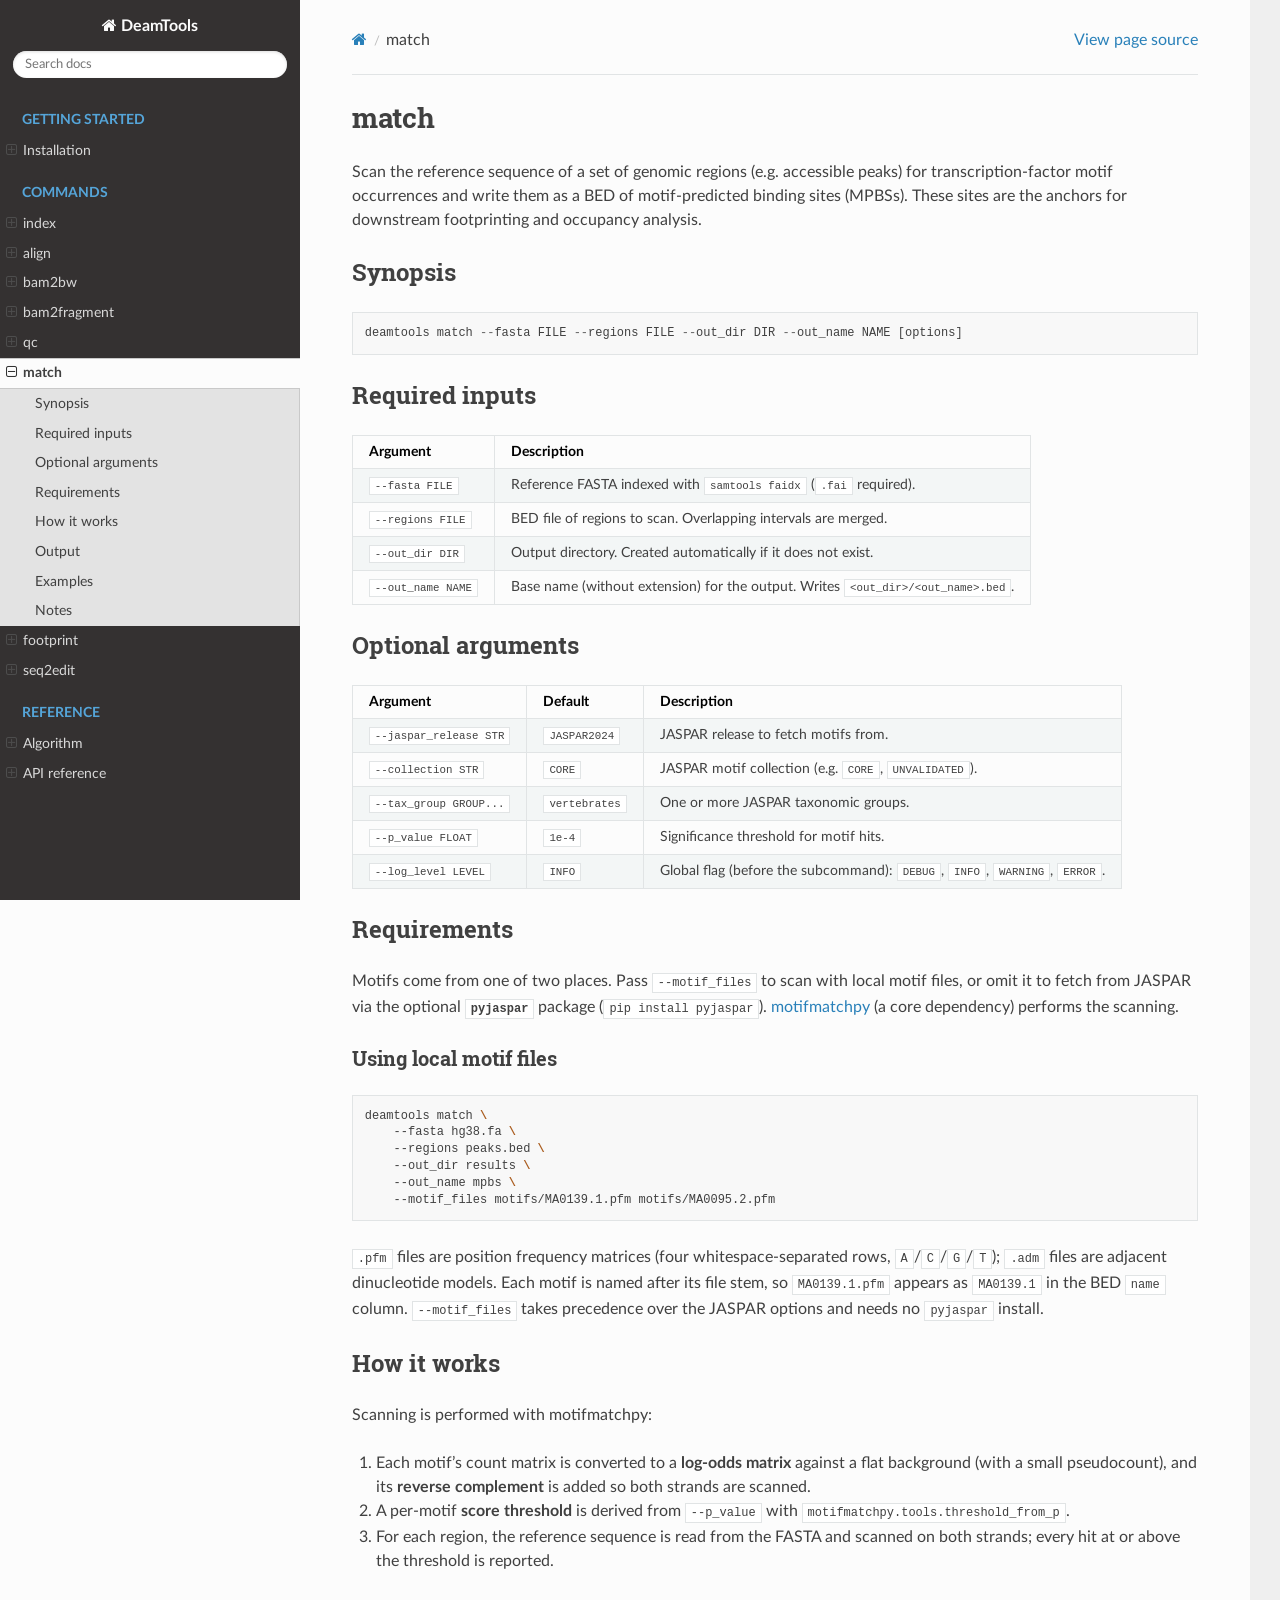
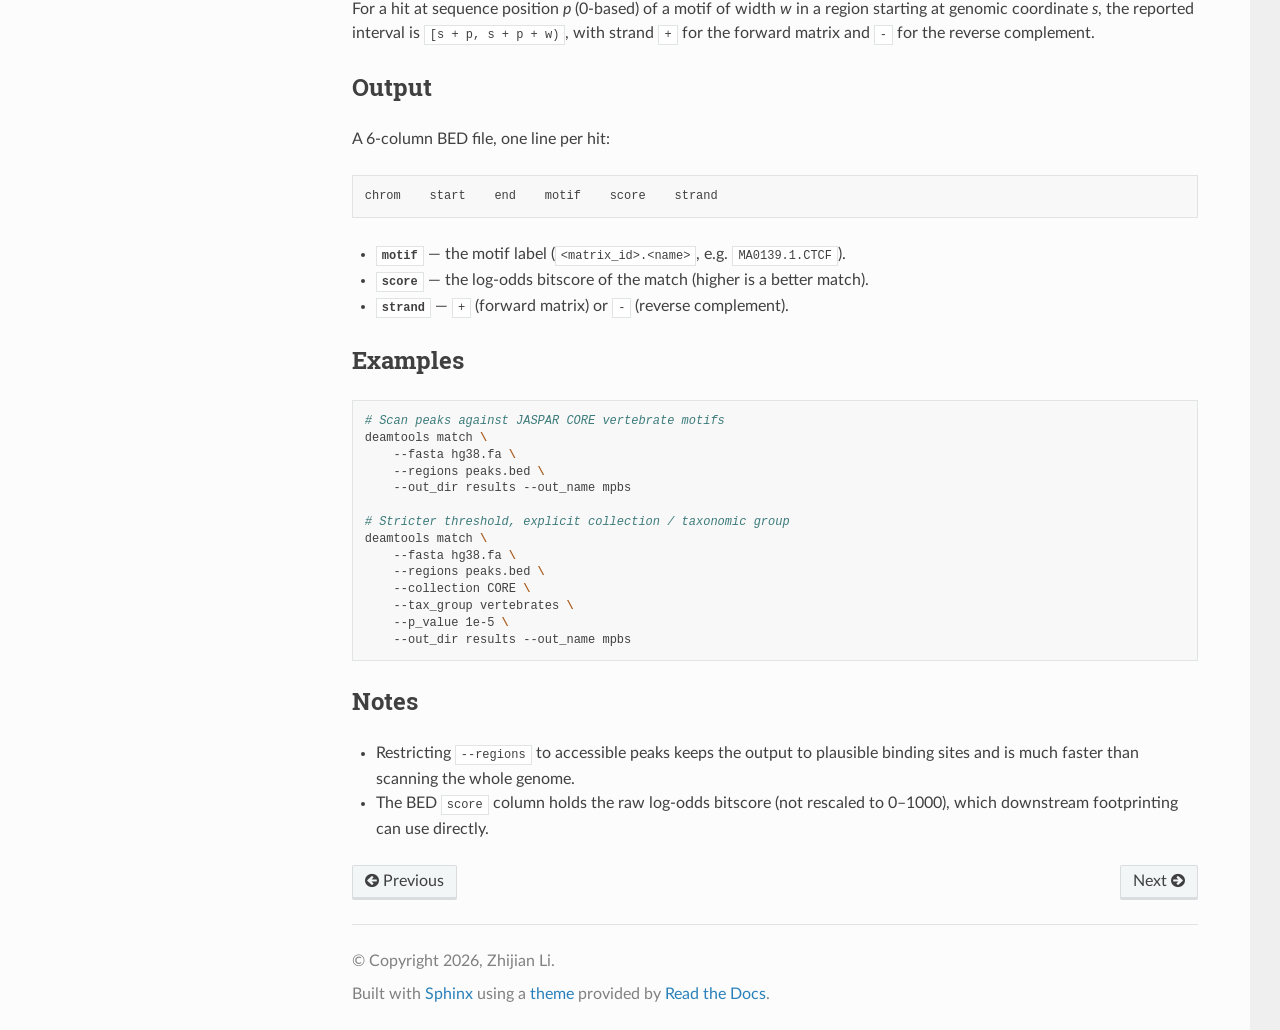
<file: usage/match.html>
<!DOCTYPE html>
<html class="writer-html5" lang="en" data-content_root="../">
<head>
  <meta charset="utf-8" /><meta name="viewport" content="width=device-width, initial-scale=1" />

  <meta name="viewport" content="width=device-width, initial-scale=1.0" />
  <title>match &mdash; DeamTools</title>
      <link rel="stylesheet" type="text/css" href="../_static/pygments.css?v=b86133f3" />
      <link rel="stylesheet" type="text/css" href="../_static/css/theme.css?v=9edc463e" />
      <link rel="stylesheet" type="text/css" href="../_static/custom.css?v=a7ae4c86" />

  
      <script src="../_static/jquery.js?v=5d32c60e"></script>
      <script src="../_static/_sphinx_javascript_frameworks_compat.js?v=2cd50e6c"></script>
      <script src="../_static/documentation_options.js?v=fd825880"></script>
      <script src="../_static/doctools.js?v=fd6eb6e6"></script>
      <script src="../_static/sphinx_highlight.js?v=6ffebe34"></script>
    <script src="../_static/js/theme.js"></script>
    <link rel="index" title="Index" href="../genindex.html" />
    <link rel="search" title="Search" href="../search.html" />
    <link rel="next" title="footprint" href="footprint.html" />
    <link rel="prev" title="qc" href="qc.html" /> 
</head>

<body class="wy-body-for-nav"> 
  <div class="wy-grid-for-nav">
    <nav data-toggle="wy-nav-shift" class="wy-nav-side">
      <div class="wy-side-scroll">
        <div class="wy-side-nav-search" >

          
          
          <a href="../index.html" class="icon icon-home">
            DeamTools
          </a>
<div role="search">
  <form id="rtd-search-form" class="wy-form" action="../search.html" method="get">
    <input type="text" name="q" placeholder="Search docs" aria-label="Search docs" />
    <input type="hidden" name="check_keywords" value="yes" />
    <input type="hidden" name="area" value="default" />
  </form>
</div>
        </div><div class="wy-menu wy-menu-vertical" data-spy="affix" role="navigation" aria-label="Navigation menu">
              <p class="caption" role="heading"><span class="caption-text">Getting started</span></p>
<ul>
<li class="toctree-l1"><a class="reference internal" href="../installation.html">Installation</a><ul>
<li class="toctree-l2"><a class="reference internal" href="../installation.html#requirements">Requirements</a></li>
<li class="toctree-l2"><a class="reference internal" href="../installation.html#install-deamtools">Install DeamTools</a></li>
<li class="toctree-l2"><a class="reference internal" href="../installation.html#python-dependencies">Python dependencies</a></li>
<li class="toctree-l2"><a class="reference internal" href="../installation.html#verify-installation">Verify installation</a></li>
<li class="toctree-l2"><a class="reference internal" href="../installation.html#running-tests">Running tests</a></li>
</ul>
</li>
</ul>
<p class="caption" role="heading"><span class="caption-text">Commands</span></p>
<ul class="current">
<li class="toctree-l1"><a class="reference internal" href="index.html">index</a><ul>
<li class="toctree-l2"><a class="reference internal" href="index.html#synopsis">Synopsis</a></li>
<li class="toctree-l2"><a class="reference internal" href="index.html#arguments">Arguments</a></li>
<li class="toctree-l2"><a class="reference internal" href="index.html#requirements">Requirements</a></li>
<li class="toctree-l2"><a class="reference internal" href="index.html#how-it-works">How it works</a></li>
<li class="toctree-l2"><a class="reference internal" href="index.html#outputs">Outputs</a></li>
<li class="toctree-l2"><a class="reference internal" href="index.html#examples">Examples</a></li>
<li class="toctree-l2"><a class="reference internal" href="index.html#notes">Notes</a></li>
</ul>
</li>
<li class="toctree-l1"><a class="reference internal" href="align.html">align</a><ul>
<li class="toctree-l2"><a class="reference internal" href="align.html#synopsis">Synopsis</a></li>
<li class="toctree-l2"><a class="reference internal" href="align.html#required-inputs">Required inputs</a></li>
<li class="toctree-l2"><a class="reference internal" href="align.html#optional-arguments">Optional arguments</a></li>
<li class="toctree-l2"><a class="reference internal" href="align.html#requirements">Requirements</a></li>
<li class="toctree-l2"><a class="reference internal" href="align.html#how-it-works">How it works</a></li>
<li class="toctree-l2"><a class="reference internal" href="align.html#examples">Examples</a></li>
<li class="toctree-l2"><a class="reference internal" href="align.html#notes">Notes</a></li>
</ul>
</li>
<li class="toctree-l1"><a class="reference internal" href="bam2bw.html">bam2bw</a><ul>
<li class="toctree-l2"><a class="reference internal" href="bam2bw.html#synopsis">Synopsis</a></li>
<li class="toctree-l2"><a class="reference internal" href="bam2bw.html#required-inputs">Required inputs</a></li>
<li class="toctree-l2"><a class="reference internal" href="bam2bw.html#optional-arguments">Optional arguments</a></li>
<li class="toctree-l2"><a class="reference internal" href="bam2bw.html#input-file-preparation">Input file preparation</a></li>
<li class="toctree-l2"><a class="reference internal" href="bam2bw.html#examples">Examples</a></li>
<li class="toctree-l2"><a class="reference internal" href="bam2bw.html#output">Output</a></li>
<li class="toctree-l2"><a class="reference internal" href="bam2bw.html#choosing-parameters">Choosing parameters</a></li>
</ul>
</li>
<li class="toctree-l1"><a class="reference internal" href="bam2fragment.html">bam2fragment</a><ul>
<li class="toctree-l2"><a class="reference internal" href="bam2fragment.html#synopsis">Synopsis</a></li>
<li class="toctree-l2"><a class="reference internal" href="bam2fragment.html#required-inputs">Required inputs</a></li>
<li class="toctree-l2"><a class="reference internal" href="bam2fragment.html#optional-arguments">Optional arguments</a></li>
<li class="toctree-l2"><a class="reference internal" href="bam2fragment.html#output-format">Output format</a></li>
<li class="toctree-l2"><a class="reference internal" href="bam2fragment.html#examples">Examples</a></li>
<li class="toctree-l2"><a class="reference internal" href="bam2fragment.html#notes">Notes</a></li>
</ul>
</li>
<li class="toctree-l1"><a class="reference internal" href="qc.html">qc</a><ul>
<li class="toctree-l2"><a class="reference internal" href="qc.html#synopsis">Synopsis</a></li>
<li class="toctree-l2"><a class="reference internal" href="qc.html#required-inputs">Required inputs</a></li>
<li class="toctree-l2"><a class="reference internal" href="qc.html#optional-arguments">Optional arguments</a></li>
<li class="toctree-l2"><a class="reference internal" href="qc.html#output-control">Output control</a></li>
<li class="toctree-l2"><a class="reference internal" href="qc.html#input-file-preparation">Input file preparation</a></li>
<li class="toctree-l2"><a class="reference internal" href="qc.html#examples">Examples</a></li>
<li class="toctree-l2"><a class="reference internal" href="qc.html#metrics">Metrics</a></li>
<li class="toctree-l2"><a class="reference internal" href="qc.html#output">Output</a></li>
<li class="toctree-l2"><a class="reference internal" href="qc.html#choosing-parameters">Choosing parameters</a></li>
<li class="toctree-l2"><a class="reference internal" href="qc.html#schema-2-0-definitions-and-missing-values">Schema 2.0: definitions and missing values</a></li>
<li class="toctree-l2"><a class="reference internal" href="qc.html#deaminase-and-alignment-diagnostics">Deaminase and alignment diagnostics</a></li>
<li class="toctree-l2"><a class="reference internal" href="qc.html#compare-multiple-samples">Compare multiple samples</a></li>
<li class="toctree-l2"><a class="reference internal" href="qc.html#interpretation-rules">Interpretation rules</a></li>
<li class="toctree-l2"><a class="reference internal" href="qc.html#portable-directory-output">Portable directory output</a></li>
</ul>
</li>
<li class="toctree-l1 current"><a class="current reference internal" href="#">match</a><ul>
<li class="toctree-l2"><a class="reference internal" href="#synopsis">Synopsis</a></li>
<li class="toctree-l2"><a class="reference internal" href="#required-inputs">Required inputs</a></li>
<li class="toctree-l2"><a class="reference internal" href="#optional-arguments">Optional arguments</a></li>
<li class="toctree-l2"><a class="reference internal" href="#requirements">Requirements</a></li>
<li class="toctree-l2"><a class="reference internal" href="#how-it-works">How it works</a></li>
<li class="toctree-l2"><a class="reference internal" href="#output">Output</a></li>
<li class="toctree-l2"><a class="reference internal" href="#examples">Examples</a></li>
<li class="toctree-l2"><a class="reference internal" href="#notes">Notes</a></li>
</ul>
</li>
<li class="toctree-l1"><a class="reference internal" href="footprint.html">footprint</a><ul>
<li class="toctree-l2"><a class="reference internal" href="footprint.html#synopsis">Synopsis</a></li>
<li class="toctree-l2"><a class="reference internal" href="footprint.html#required-inputs">Required inputs</a></li>
<li class="toctree-l2"><a class="reference internal" href="footprint.html#optional-arguments">Optional arguments</a></li>
<li class="toctree-l2"><a class="reference internal" href="footprint.html#how-it-works">How it works</a></li>
<li class="toctree-l2"><a class="reference internal" href="footprint.html#output">Output</a></li>
<li class="toctree-l2"><a class="reference internal" href="footprint.html#examples">Examples</a></li>
<li class="toctree-l2"><a class="reference internal" href="footprint.html#notes">Notes</a></li>
</ul>
</li>
<li class="toctree-l1"><a class="reference internal" href="seq2edit.html">seq2edit</a><ul>
<li class="toctree-l2"><a class="reference internal" href="seq2edit.html#synopsis">Synopsis</a></li>
<li class="toctree-l2"><a class="reference internal" href="seq2edit.html#required-inputs">Required inputs</a></li>
<li class="toctree-l2"><a class="reference internal" href="seq2edit.html#optional-arguments">Optional arguments</a></li>
<li class="toctree-l2"><a class="reference internal" href="seq2edit.html#how-it-works">How it works</a></li>
<li class="toctree-l2"><a class="reference internal" href="seq2edit.html#outputs">Outputs</a></li>
<li class="toctree-l2"><a class="reference internal" href="seq2edit.html#examples">Examples</a></li>
<li class="toctree-l2"><a class="reference internal" href="seq2edit.html#notes">Notes</a></li>
</ul>
</li>
</ul>
<p class="caption" role="heading"><span class="caption-text">Reference</span></p>
<ul>
<li class="toctree-l1"><a class="reference internal" href="../algorithm.html">Algorithm</a><ul>
<li class="toctree-l2"><a class="reference internal" href="../algorithm.html#biological-basis">Biological basis</a></li>
<li class="toctree-l2"><a class="reference internal" href="../algorithm.html#strand-convention">Strand convention</a></li>
<li class="toctree-l2"><a class="reference internal" href="../algorithm.html#deamination-aware-alignment-index-align">Deamination-aware alignment (<code class="docutils literal notranslate"><span class="pre">index</span></code> + <code class="docutils literal notranslate"><span class="pre">align</span></code>)</a></li>
<li class="toctree-l2"><a class="reference internal" href="../algorithm.html#edit-detection-conventions">Edit detection conventions</a></li>
<li class="toctree-l2"><a class="reference internal" href="../algorithm.html#tn5-cut-sites-bam2bw-event-tn5">Tn5 cut sites (<code class="docutils literal notranslate"><span class="pre">bam2bw</span> <span class="pre">--event</span> <span class="pre">tn5</span></code>)</a></li>
<li class="toctree-l2"><a class="reference internal" href="../algorithm.html#signal-generation-bam2bw">Signal generation (<code class="docutils literal notranslate"><span class="pre">bam2bw</span></code>)</a></li>
<li class="toctree-l2"><a class="reference internal" href="../algorithm.html#enzyme-sequence-bias">Enzyme sequence bias</a></li>
<li class="toctree-l2"><a class="reference internal" href="../algorithm.html#parallelism-and-output">Parallelism and output</a></li>
<li class="toctree-l2"><a class="reference internal" href="../algorithm.html#complexity">Complexity</a></li>
</ul>
</li>
<li class="toctree-l1"><a class="reference internal" href="../api.html">API reference</a><ul>
<li class="toctree-l2"><a class="reference internal" href="../api.html#deamtools-align-index"><code class="docutils literal notranslate"><span class="pre">deamtools.align.index</span></code></a></li>
<li class="toctree-l2"><a class="reference internal" href="../api.html#deamtools-align-align"><code class="docutils literal notranslate"><span class="pre">deamtools.align.align</span></code></a></li>
<li class="toctree-l2"><a class="reference internal" href="../api.html#deamtools-preprocessing-bam2bw"><code class="docutils literal notranslate"><span class="pre">deamtools.preprocessing.bam2bw</span></code></a></li>
<li class="toctree-l2"><a class="reference internal" href="../api.html#deamtools-preprocessing-bam2fragment"><code class="docutils literal notranslate"><span class="pre">deamtools.preprocessing.bam2fragment</span></code></a></li>
<li class="toctree-l2"><a class="reference internal" href="../api.html#deamtools-qc"><code class="docutils literal notranslate"><span class="pre">deamtools.qc</span></code></a></li>
<li class="toctree-l2"><a class="reference internal" href="../api.html#deamtools-motif-match"><code class="docutils literal notranslate"><span class="pre">deamtools.motif.match</span></code></a></li>
<li class="toctree-l2"><a class="reference internal" href="../api.html#deamtools-footprint"><code class="docutils literal notranslate"><span class="pre">deamtools.footprint</span></code></a></li>
<li class="toctree-l2"><a class="reference internal" href="../api.html#deamtools-utils"><code class="docutils literal notranslate"><span class="pre">deamtools.utils</span></code></a></li>
</ul>
</li>
</ul>

        </div>
      </div>
    </nav>

    <section data-toggle="wy-nav-shift" class="wy-nav-content-wrap"><nav class="wy-nav-top" aria-label="Mobile navigation menu" >
          <i data-toggle="wy-nav-top" class="fa fa-bars"></i>
          <a href="../index.html">DeamTools</a>
      </nav>

      <div class="wy-nav-content">
        <div class="rst-content">
          <div role="navigation" aria-label="Page navigation">
  <ul class="wy-breadcrumbs">
      <li><a href="../index.html" class="icon icon-home" aria-label="Home"></a></li>
      <li class="breadcrumb-item active">match</li>
      <li class="wy-breadcrumbs-aside">
            <a href="../_sources/usage/match.md.txt" rel="nofollow"> View page source</a>
      </li>
  </ul>
  <hr/>
</div>
          <div role="main" class="document" itemscope="itemscope" itemtype="http://schema.org/Article">
           <div itemprop="articleBody">
             
  <section id="match">
<h1>match<a class="headerlink" href="#match" title="Link to this heading"></a></h1>
<p>Scan the reference sequence of a set of genomic regions (e.g. accessible peaks) for transcription-factor motif occurrences and write them as a BED of motif-predicted binding sites (MPBSs). These sites are the anchors for downstream footprinting and occupancy analysis.</p>
<section id="synopsis">
<h2>Synopsis<a class="headerlink" href="#synopsis" title="Link to this heading"></a></h2>
<div class="highlight-default notranslate"><div class="highlight"><pre><span></span><span class="n">deamtools</span> <span class="n">match</span> <span class="o">--</span><span class="n">fasta</span> <span class="n">FILE</span> <span class="o">--</span><span class="n">regions</span> <span class="n">FILE</span> <span class="o">--</span><span class="n">out_dir</span> <span class="n">DIR</span> <span class="o">--</span><span class="n">out_name</span> <span class="n">NAME</span> <span class="p">[</span><span class="n">options</span><span class="p">]</span>
</pre></div>
</div>
</section>
<section id="required-inputs">
<h2>Required inputs<a class="headerlink" href="#required-inputs" title="Link to this heading"></a></h2>
<table class="docutils align-default">
<thead>
<tr class="row-odd"><th class="head"><p>Argument</p></th>
<th class="head"><p>Description</p></th>
</tr>
</thead>
<tbody>
<tr class="row-even"><td><p><code class="docutils literal notranslate"><span class="pre">--fasta</span> <span class="pre">FILE</span></code></p></td>
<td><p>Reference FASTA indexed with <code class="docutils literal notranslate"><span class="pre">samtools</span> <span class="pre">faidx</span></code> (<code class="docutils literal notranslate"><span class="pre">.fai</span></code> required).</p></td>
</tr>
<tr class="row-odd"><td><p><code class="docutils literal notranslate"><span class="pre">--regions</span> <span class="pre">FILE</span></code></p></td>
<td><p>BED file of regions to scan. Overlapping intervals are merged.</p></td>
</tr>
<tr class="row-even"><td><p><code class="docutils literal notranslate"><span class="pre">--out_dir</span> <span class="pre">DIR</span></code></p></td>
<td><p>Output directory. Created automatically if it does not exist.</p></td>
</tr>
<tr class="row-odd"><td><p><code class="docutils literal notranslate"><span class="pre">--out_name</span> <span class="pre">NAME</span></code></p></td>
<td><p>Base name (without extension) for the output. Writes <code class="docutils literal notranslate"><span class="pre">&lt;out_dir&gt;/&lt;out_name&gt;.bed</span></code>.</p></td>
</tr>
</tbody>
</table>
</section>
<section id="optional-arguments">
<h2>Optional arguments<a class="headerlink" href="#optional-arguments" title="Link to this heading"></a></h2>
<table class="docutils align-default">
<thead>
<tr class="row-odd"><th class="head"><p>Argument</p></th>
<th class="head"><p>Default</p></th>
<th class="head"><p>Description</p></th>
</tr>
</thead>
<tbody>
<tr class="row-even"><td><p><code class="docutils literal notranslate"><span class="pre">--jaspar_release</span> <span class="pre">STR</span></code></p></td>
<td><p><code class="docutils literal notranslate"><span class="pre">JASPAR2024</span></code></p></td>
<td><p>JASPAR release to fetch motifs from.</p></td>
</tr>
<tr class="row-odd"><td><p><code class="docutils literal notranslate"><span class="pre">--collection</span> <span class="pre">STR</span></code></p></td>
<td><p><code class="docutils literal notranslate"><span class="pre">CORE</span></code></p></td>
<td><p>JASPAR motif collection (e.g. <code class="docutils literal notranslate"><span class="pre">CORE</span></code>, <code class="docutils literal notranslate"><span class="pre">UNVALIDATED</span></code>).</p></td>
</tr>
<tr class="row-even"><td><p><code class="docutils literal notranslate"><span class="pre">--tax_group</span> <span class="pre">GROUP...</span></code></p></td>
<td><p><code class="docutils literal notranslate"><span class="pre">vertebrates</span></code></p></td>
<td><p>One or more JASPAR taxonomic groups.</p></td>
</tr>
<tr class="row-odd"><td><p><code class="docutils literal notranslate"><span class="pre">--p_value</span> <span class="pre">FLOAT</span></code></p></td>
<td><p><code class="docutils literal notranslate"><span class="pre">1e-4</span></code></p></td>
<td><p>Significance threshold for motif hits.</p></td>
</tr>
<tr class="row-even"><td><p><code class="docutils literal notranslate"><span class="pre">--log_level</span> <span class="pre">LEVEL</span></code></p></td>
<td><p><code class="docutils literal notranslate"><span class="pre">INFO</span></code></p></td>
<td><p>Global flag (before the subcommand): <code class="docutils literal notranslate"><span class="pre">DEBUG</span></code>, <code class="docutils literal notranslate"><span class="pre">INFO</span></code>, <code class="docutils literal notranslate"><span class="pre">WARNING</span></code>, <code class="docutils literal notranslate"><span class="pre">ERROR</span></code>.</p></td>
</tr>
</tbody>
</table>
</section>
<section id="requirements">
<h2>Requirements<a class="headerlink" href="#requirements" title="Link to this heading"></a></h2>
<p>Motifs come from one of two places. Pass <code class="docutils literal notranslate"><span class="pre">--motif_files</span></code> to scan with local
motif files, or omit it to fetch from JASPAR via the optional <strong><code class="docutils literal notranslate"><span class="pre">pyjaspar</span></code></strong>
package (<code class="docutils literal notranslate"><span class="pre">pip</span> <span class="pre">install</span> <span class="pre">pyjaspar</span></code>). <a class="reference external" href="https://github.com/lzj1769/motifmatchpy">motifmatchpy</a>
(a core dependency) performs the scanning.</p>
<section id="using-local-motif-files">
<h3>Using local motif files<a class="headerlink" href="#using-local-motif-files" title="Link to this heading"></a></h3>
<div class="highlight-bash notranslate"><div class="highlight"><pre><span></span>deamtools<span class="w"> </span>match<span class="w"> </span><span class="se">\</span>
<span class="w">    </span>--fasta<span class="w"> </span>hg38.fa<span class="w"> </span><span class="se">\</span>
<span class="w">    </span>--regions<span class="w"> </span>peaks.bed<span class="w"> </span><span class="se">\</span>
<span class="w">    </span>--out_dir<span class="w"> </span>results<span class="w"> </span><span class="se">\</span>
<span class="w">    </span>--out_name<span class="w"> </span>mpbs<span class="w"> </span><span class="se">\</span>
<span class="w">    </span>--motif_files<span class="w"> </span>motifs/MA0139.1.pfm<span class="w"> </span>motifs/MA0095.2.pfm
</pre></div>
</div>
<p><code class="docutils literal notranslate"><span class="pre">.pfm</span></code> files are position frequency matrices (four whitespace-separated rows,
<code class="docutils literal notranslate"><span class="pre">A</span></code>/<code class="docutils literal notranslate"><span class="pre">C</span></code>/<code class="docutils literal notranslate"><span class="pre">G</span></code>/<code class="docutils literal notranslate"><span class="pre">T</span></code>); <code class="docutils literal notranslate"><span class="pre">.adm</span></code> files are adjacent dinucleotide models. Each motif is
named after its file stem, so <code class="docutils literal notranslate"><span class="pre">MA0139.1.pfm</span></code> appears as <code class="docutils literal notranslate"><span class="pre">MA0139.1</span></code> in the BED
<code class="docutils literal notranslate"><span class="pre">name</span></code> column. <code class="docutils literal notranslate"><span class="pre">--motif_files</span></code> takes precedence over the JASPAR options and
needs no <code class="docutils literal notranslate"><span class="pre">pyjaspar</span></code> install.</p>
</section>
</section>
<section id="how-it-works">
<h2>How it works<a class="headerlink" href="#how-it-works" title="Link to this heading"></a></h2>
<p>Scanning is performed with motifmatchpy:</p>
<ol class="arabic simple">
<li><p>Each motif’s count matrix is converted to a <strong>log-odds matrix</strong> against a flat background (with a small pseudocount), and its <strong>reverse complement</strong> is added so both strands are scanned.</p></li>
<li><p>A per-motif <strong>score threshold</strong> is derived from <code class="docutils literal notranslate"><span class="pre">--p_value</span></code> with <code class="docutils literal notranslate"><span class="pre">motifmatchpy.tools.threshold_from_p</span></code>.</p></li>
<li><p>For each region, the reference sequence is read from the FASTA and scanned on both strands; every hit at or above the threshold is reported.</p></li>
</ol>
<p>For a hit at sequence position <em>p</em> (0-based) of a motif of width <em>w</em> in a region starting at genomic coordinate <em>s</em>, the reported interval is <code class="docutils literal notranslate"><span class="pre">[s</span> <span class="pre">+</span> <span class="pre">p,</span> <span class="pre">s</span> <span class="pre">+</span> <span class="pre">p</span> <span class="pre">+</span> <span class="pre">w)</span></code>, with strand <code class="docutils literal notranslate"><span class="pre">+</span></code> for the forward matrix and <code class="docutils literal notranslate"><span class="pre">-</span></code> for the reverse complement.</p>
</section>
<section id="output">
<h2>Output<a class="headerlink" href="#output" title="Link to this heading"></a></h2>
<p>A 6-column BED file, one line per hit:</p>
<div class="highlight-default notranslate"><div class="highlight"><pre><span></span><span class="n">chrom</span>    <span class="n">start</span>    <span class="n">end</span>    <span class="n">motif</span>    <span class="n">score</span>    <span class="n">strand</span>
</pre></div>
</div>
<ul class="simple">
<li><p><strong><code class="docutils literal notranslate"><span class="pre">motif</span></code></strong> — the motif label (<code class="docutils literal notranslate"><span class="pre">&lt;matrix_id&gt;.&lt;name&gt;</span></code>, e.g. <code class="docutils literal notranslate"><span class="pre">MA0139.1.CTCF</span></code>).</p></li>
<li><p><strong><code class="docutils literal notranslate"><span class="pre">score</span></code></strong> — the log-odds bitscore of the match (higher is a better match).</p></li>
<li><p><strong><code class="docutils literal notranslate"><span class="pre">strand</span></code></strong> — <code class="docutils literal notranslate"><span class="pre">+</span></code> (forward matrix) or <code class="docutils literal notranslate"><span class="pre">-</span></code> (reverse complement).</p></li>
</ul>
</section>
<section id="examples">
<h2>Examples<a class="headerlink" href="#examples" title="Link to this heading"></a></h2>
<div class="highlight-bash notranslate"><div class="highlight"><pre><span></span><span class="c1"># Scan peaks against JASPAR CORE vertebrate motifs</span>
deamtools<span class="w"> </span>match<span class="w"> </span><span class="se">\</span>
<span class="w">    </span>--fasta<span class="w"> </span>hg38.fa<span class="w"> </span><span class="se">\</span>
<span class="w">    </span>--regions<span class="w"> </span>peaks.bed<span class="w"> </span><span class="se">\</span>
<span class="w">    </span>--out_dir<span class="w"> </span>results<span class="w"> </span>--out_name<span class="w"> </span>mpbs

<span class="c1"># Stricter threshold, explicit collection / taxonomic group</span>
deamtools<span class="w"> </span>match<span class="w"> </span><span class="se">\</span>
<span class="w">    </span>--fasta<span class="w"> </span>hg38.fa<span class="w"> </span><span class="se">\</span>
<span class="w">    </span>--regions<span class="w"> </span>peaks.bed<span class="w"> </span><span class="se">\</span>
<span class="w">    </span>--collection<span class="w"> </span>CORE<span class="w"> </span><span class="se">\</span>
<span class="w">    </span>--tax_group<span class="w"> </span>vertebrates<span class="w"> </span><span class="se">\</span>
<span class="w">    </span>--p_value<span class="w"> </span>1e-5<span class="w"> </span><span class="se">\</span>
<span class="w">    </span>--out_dir<span class="w"> </span>results<span class="w"> </span>--out_name<span class="w"> </span>mpbs
</pre></div>
</div>
</section>
<section id="notes">
<h2>Notes<a class="headerlink" href="#notes" title="Link to this heading"></a></h2>
<ul class="simple">
<li><p>Restricting <code class="docutils literal notranslate"><span class="pre">--regions</span></code> to accessible peaks keeps the output to plausible binding sites and is much faster than scanning the whole genome.</p></li>
<li><p>The BED <code class="docutils literal notranslate"><span class="pre">score</span></code> column holds the raw log-odds bitscore (not rescaled to 0–1000), which downstream footprinting can use directly.</p></li>
</ul>
</section>
</section>


           </div>
          </div>
          <footer><div class="rst-footer-buttons" role="navigation" aria-label="Footer">
        <a href="qc.html" class="btn btn-neutral float-left" title="qc" accesskey="p" rel="prev"><span class="fa fa-arrow-circle-left" aria-hidden="true"></span> Previous</a>
        <a href="footprint.html" class="btn btn-neutral float-right" title="footprint" accesskey="n" rel="next">Next <span class="fa fa-arrow-circle-right" aria-hidden="true"></span></a>
    </div>

  <hr/>

  <div role="contentinfo">
    <p>&#169; Copyright 2026, Zhijian Li.</p>
  </div>

  Built with <a href="https://www.sphinx-doc.org/">Sphinx</a> using a
    <a href="https://github.com/readthedocs/sphinx_rtd_theme">theme</a>
    provided by <a href="https://readthedocs.org">Read the Docs</a>.
   

</footer>
        </div>
      </div>
    </section>
  </div>
  <script>
      jQuery(function () {
          SphinxRtdTheme.Navigation.enable(true);
      });
  </script> 

</body>
</html>
</file>
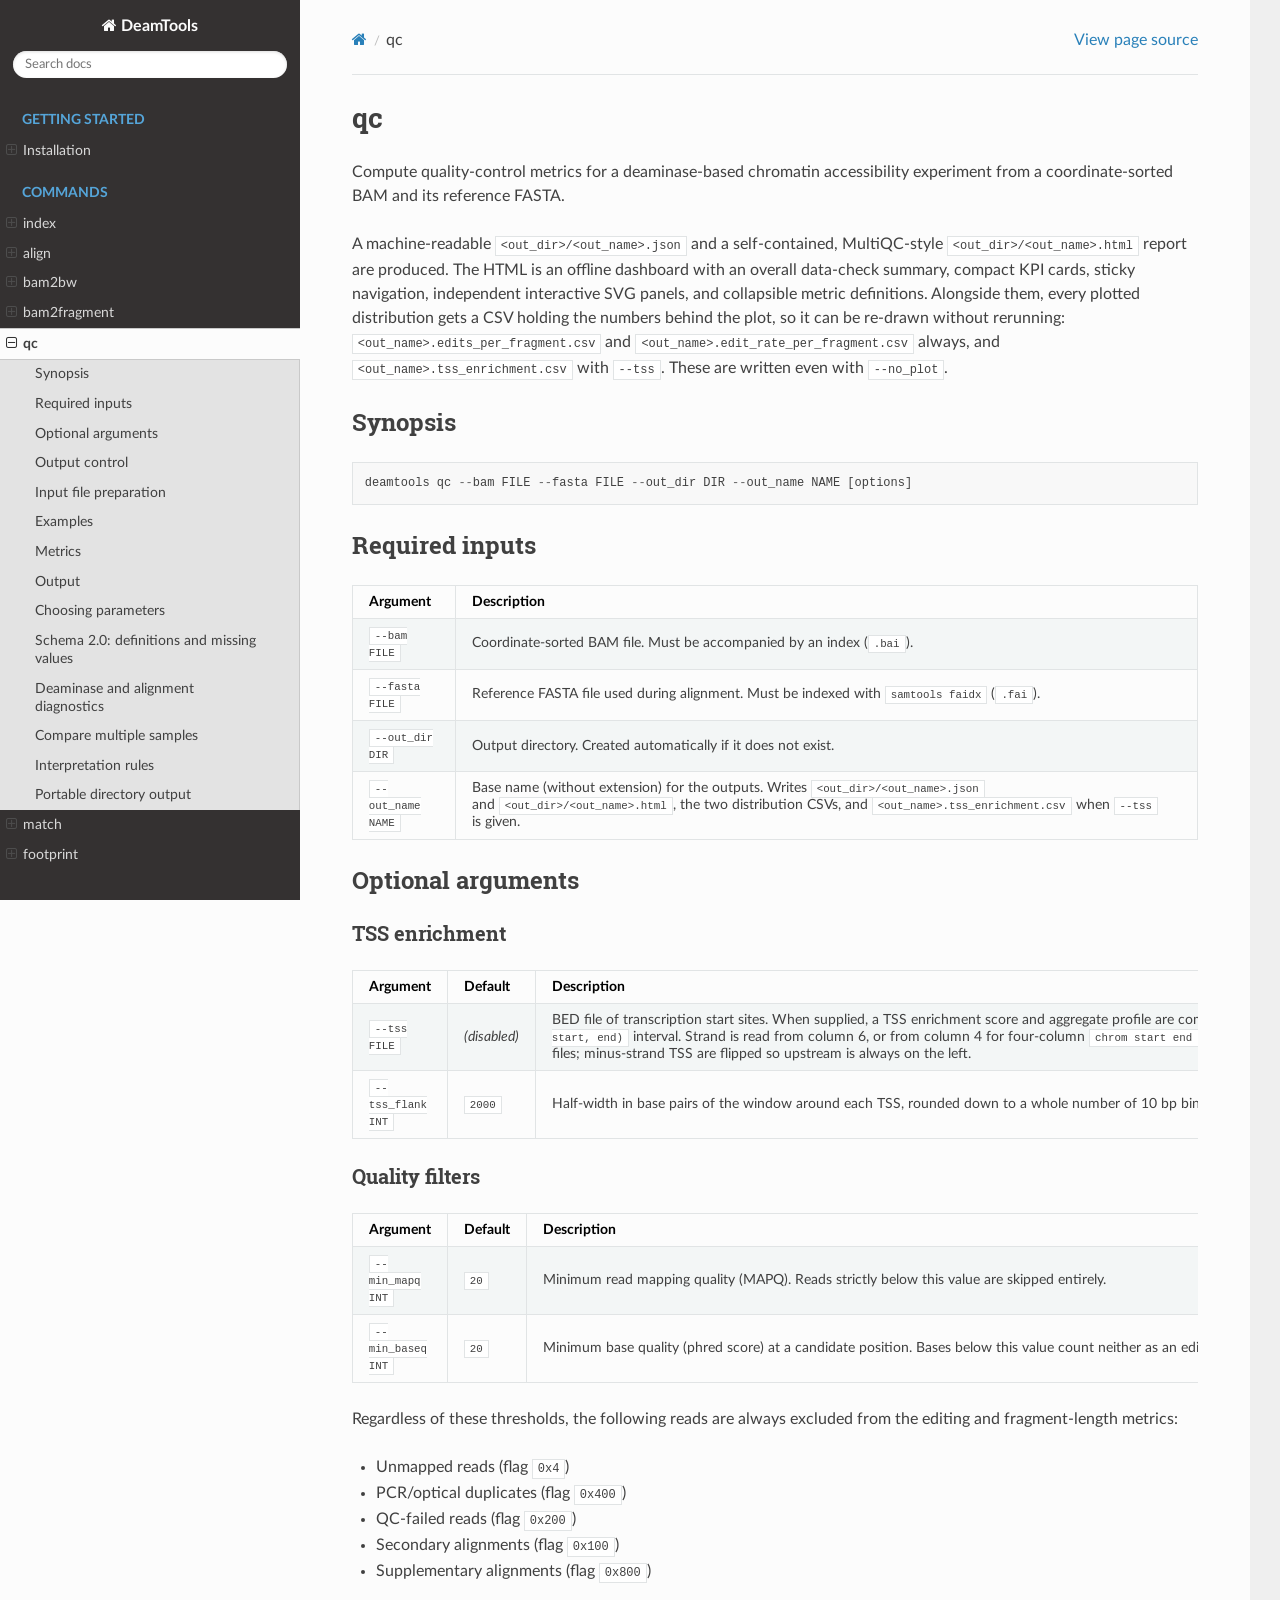
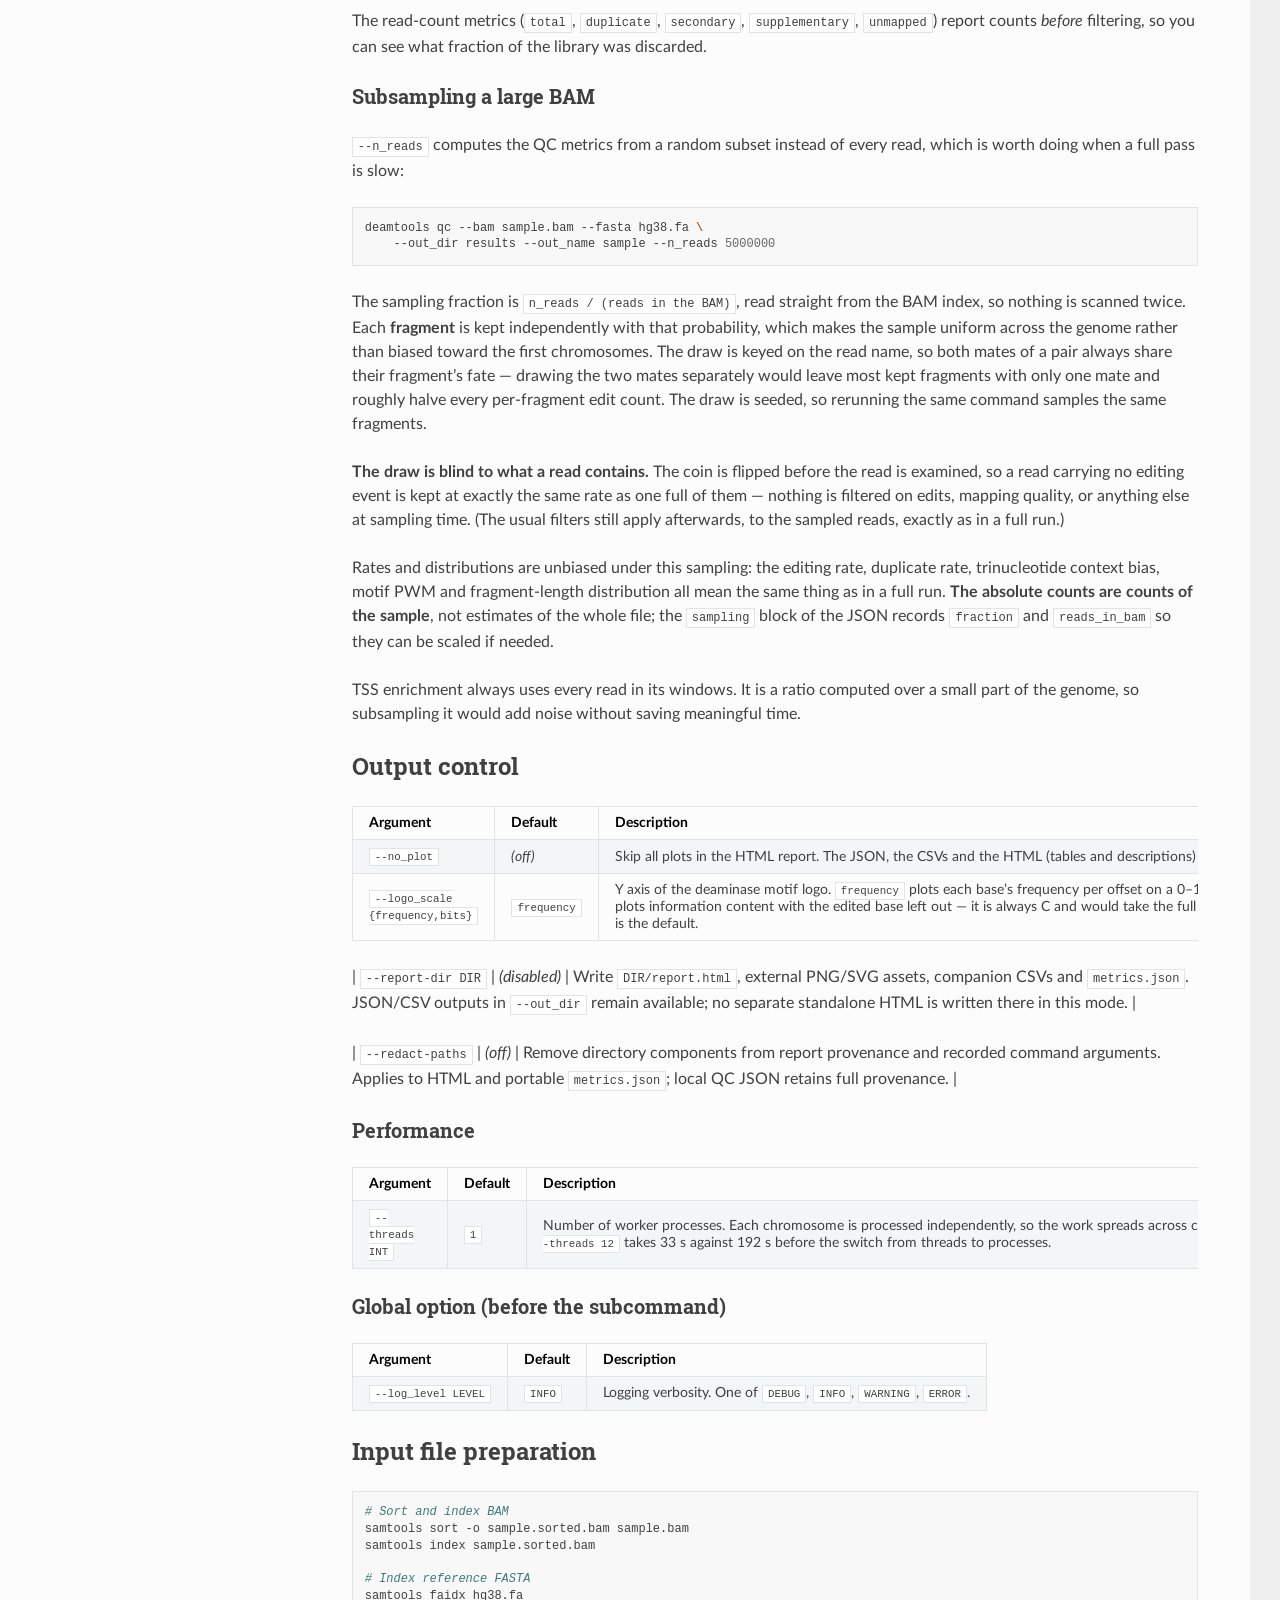
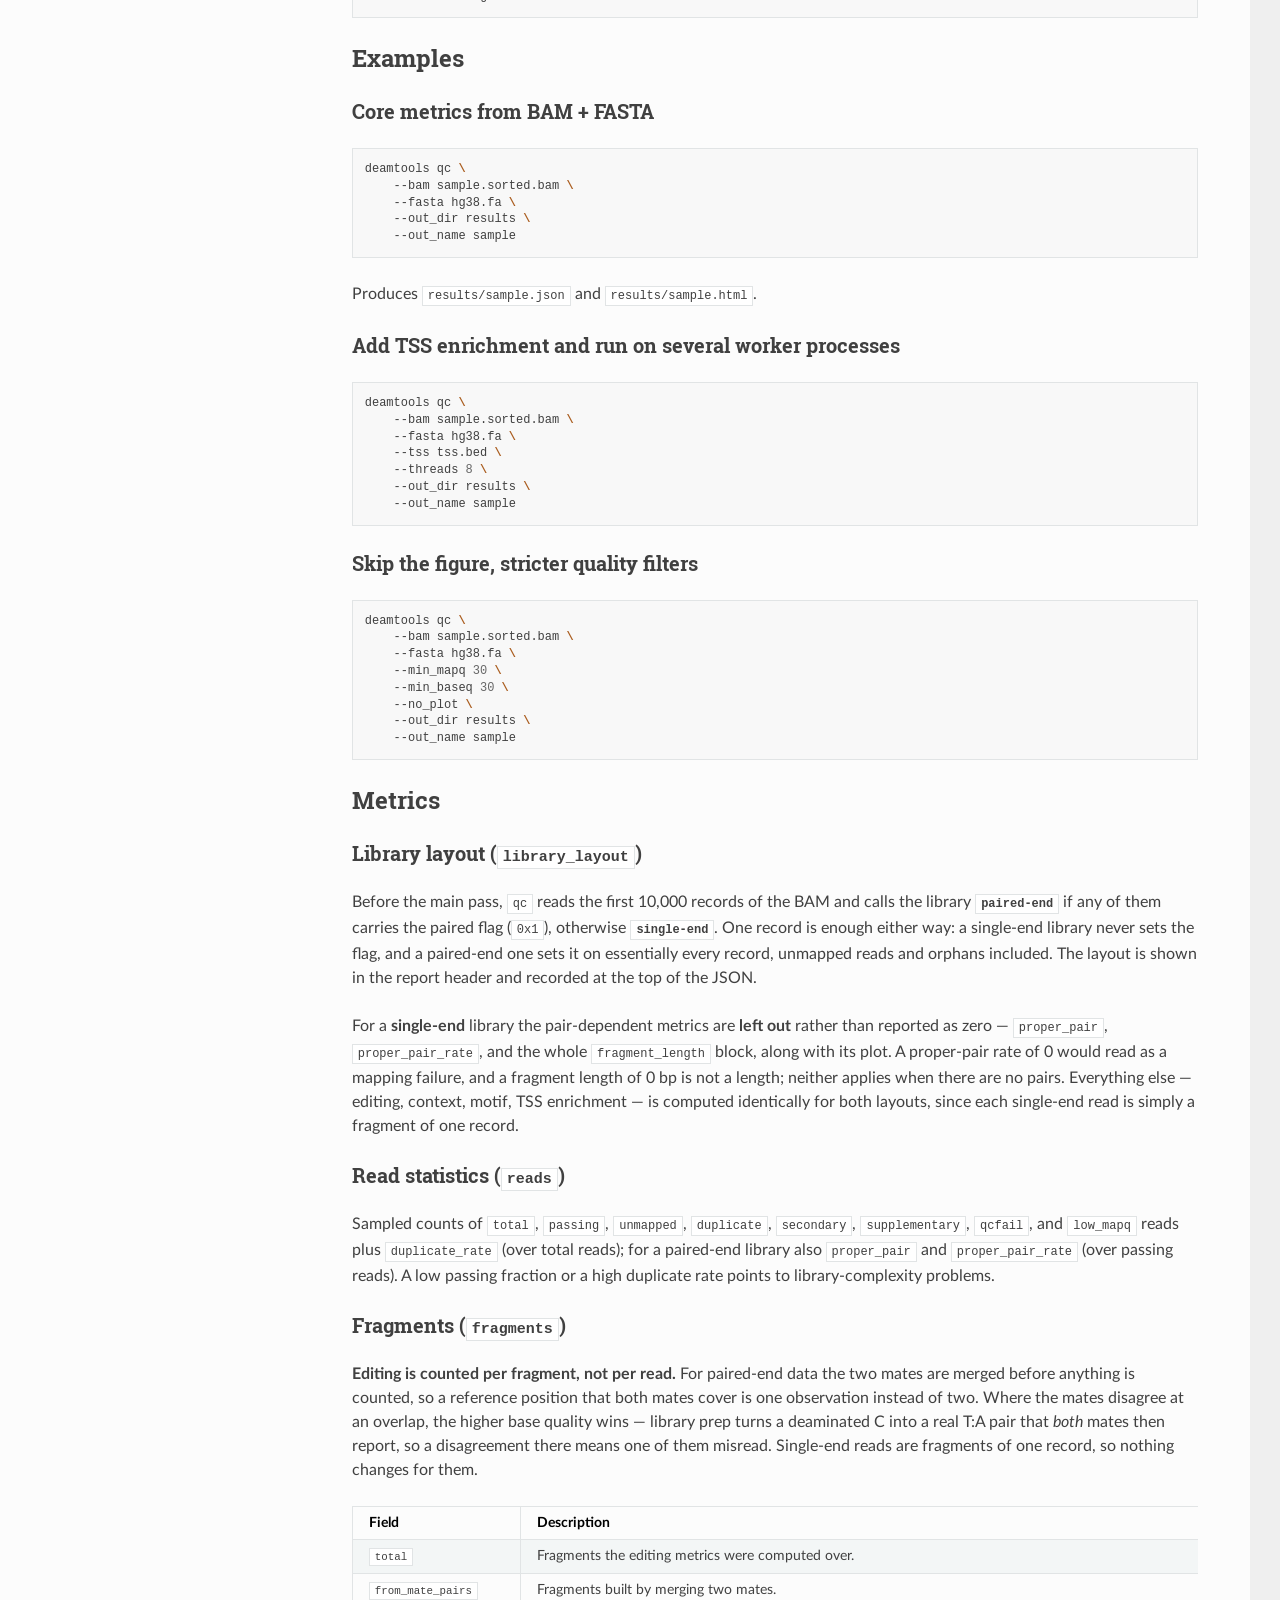
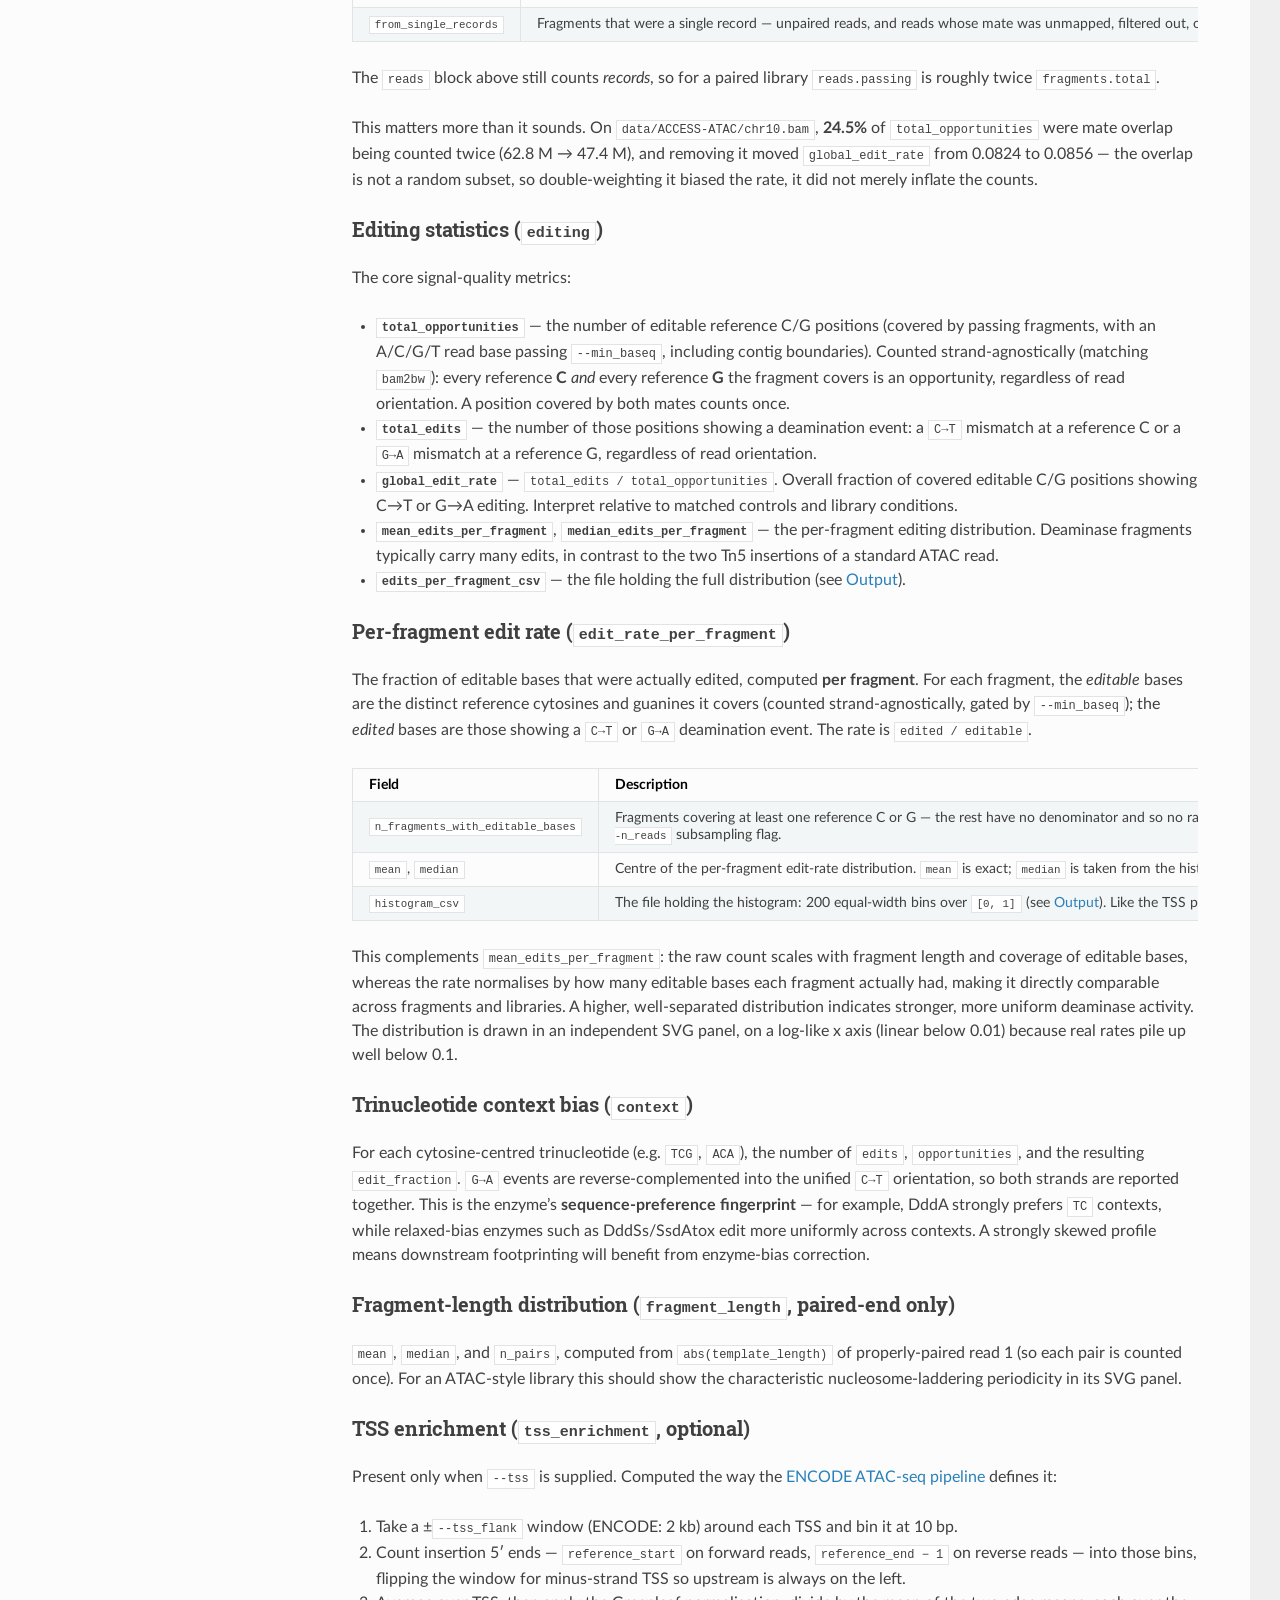
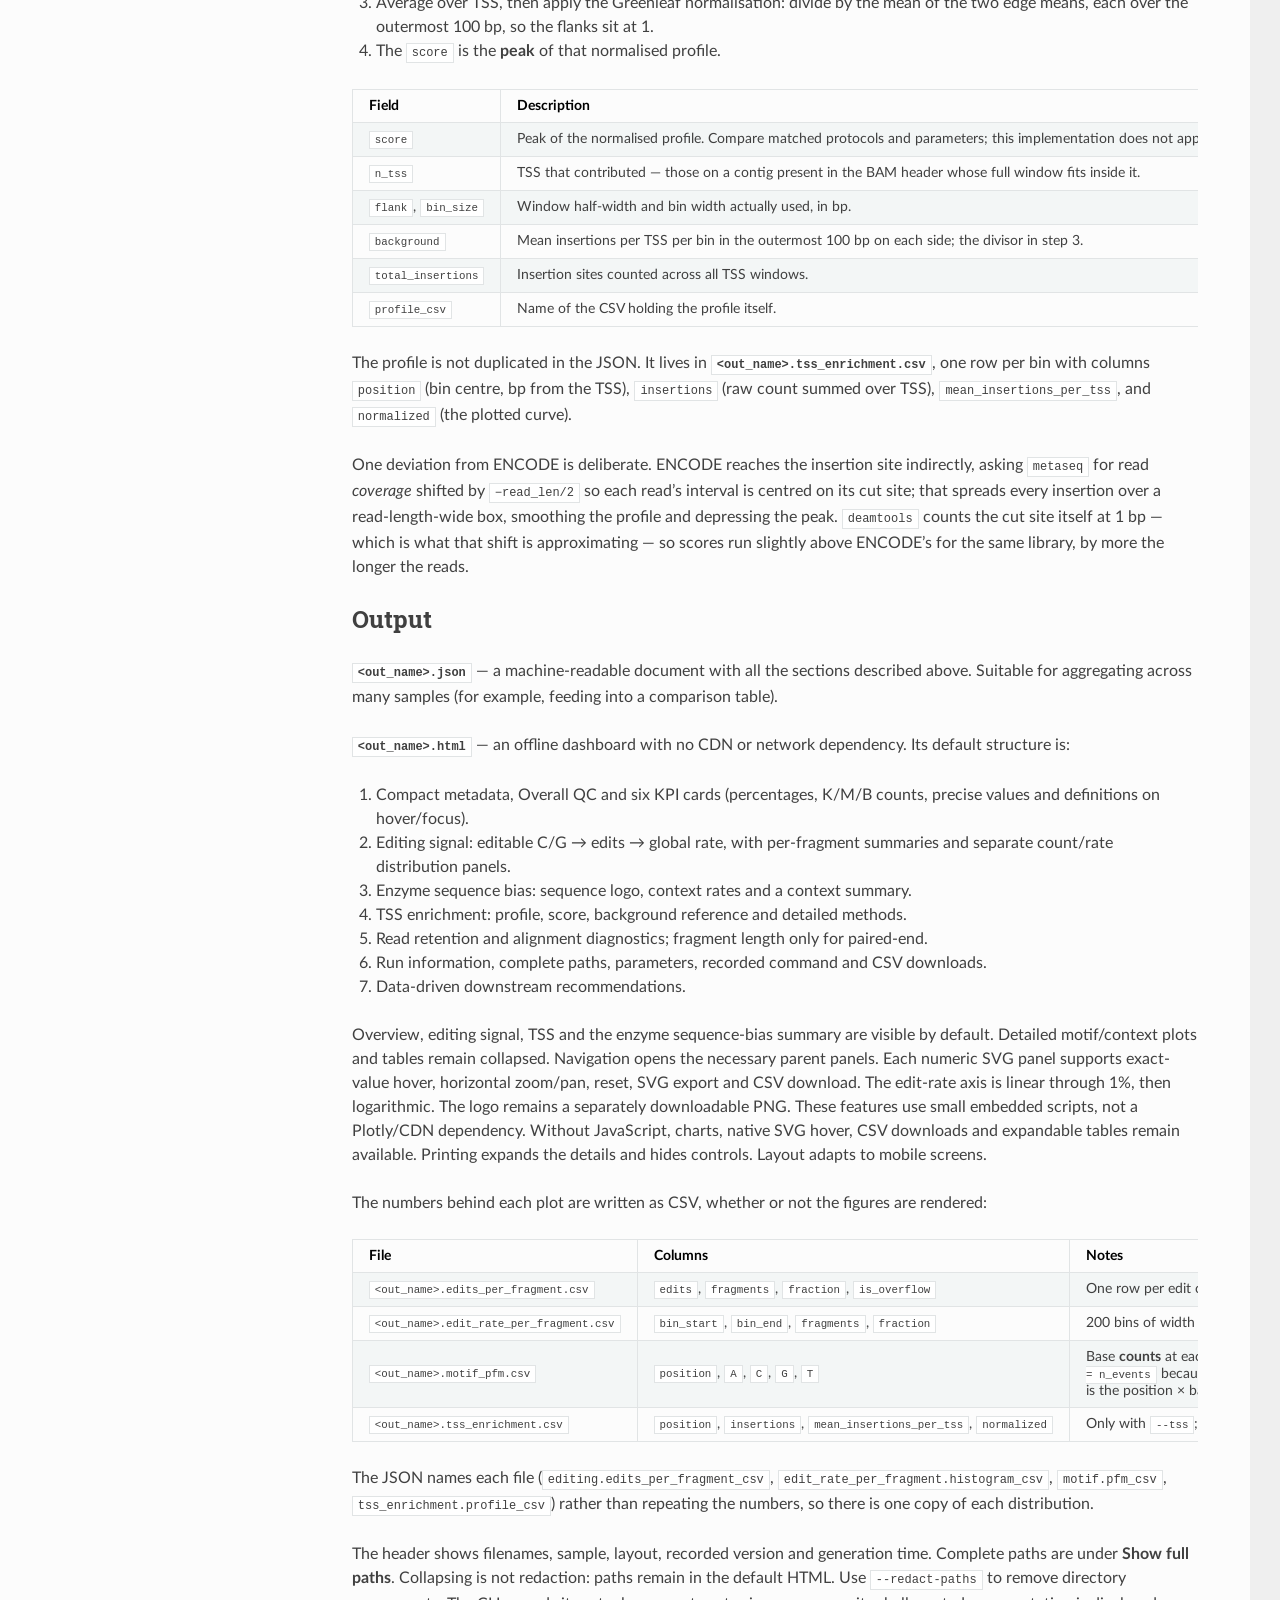
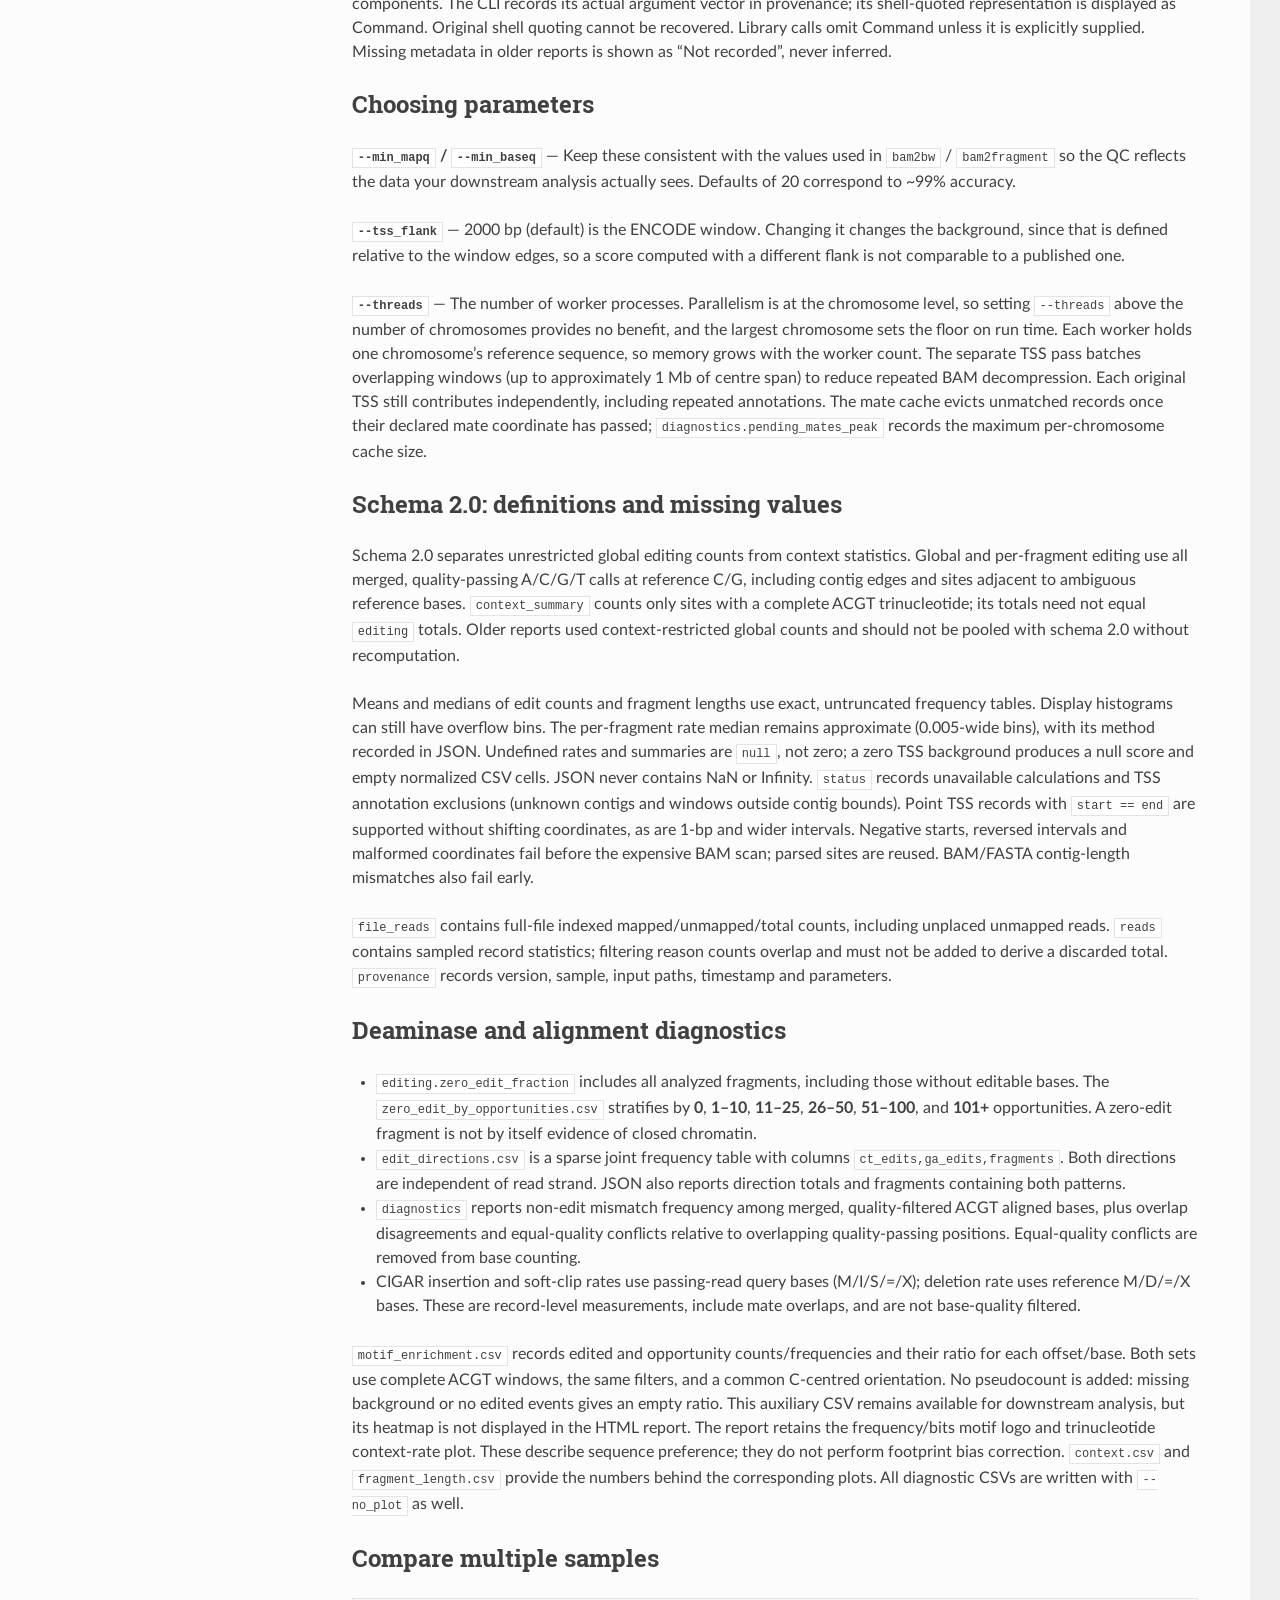
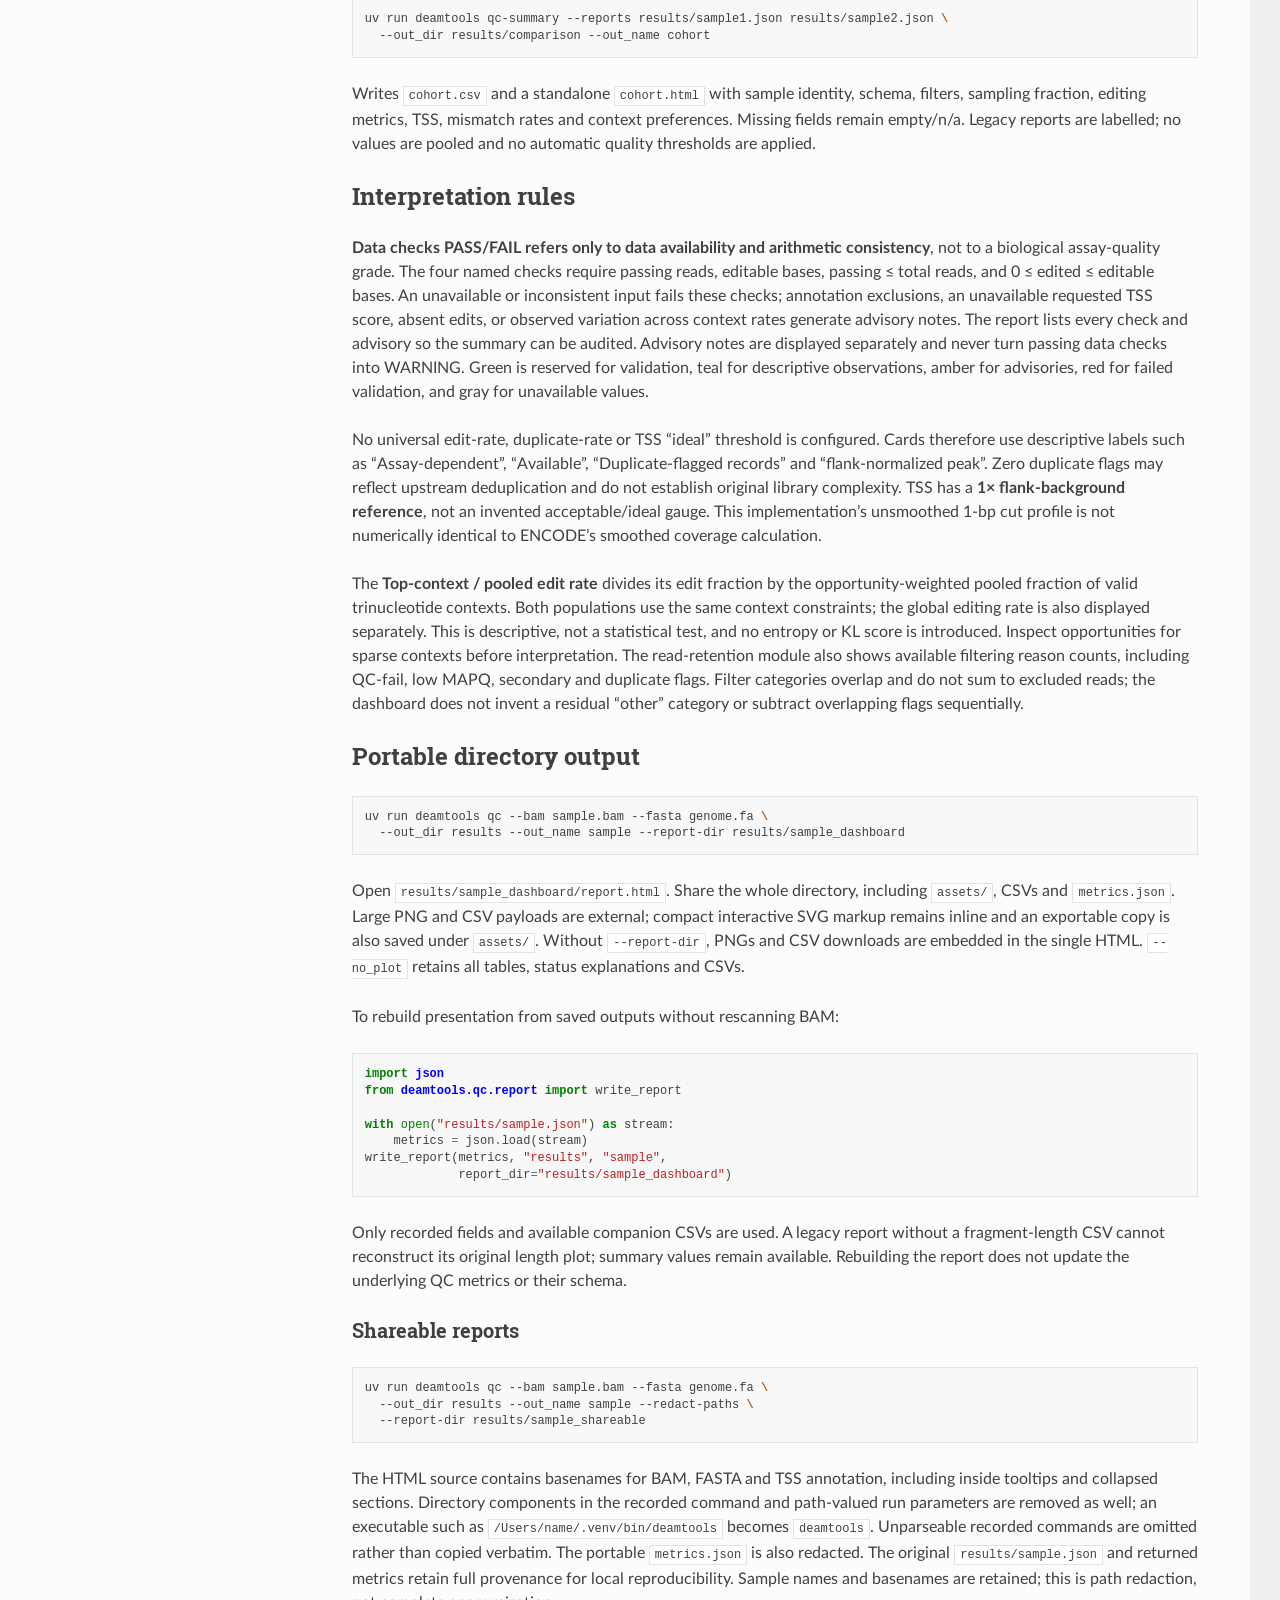
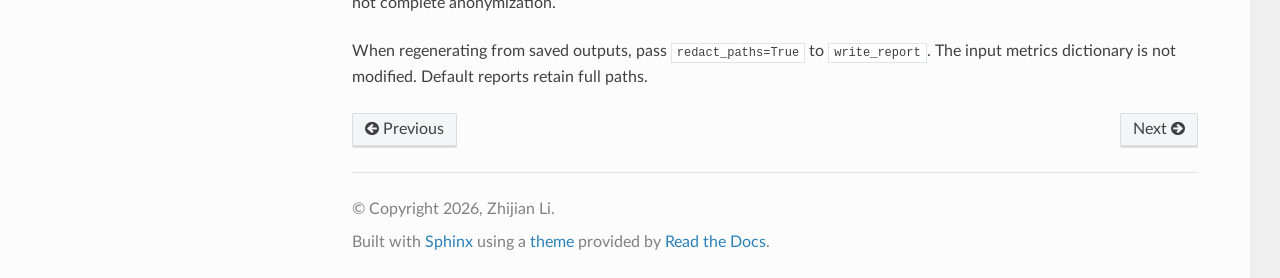
<file: usage/qc.html>
<!DOCTYPE html>
<html class="writer-html5" lang="en" data-content_root="../">
<head>
  <meta charset="utf-8" /><meta name="viewport" content="width=device-width, initial-scale=1" />

  <meta name="viewport" content="width=device-width, initial-scale=1.0" />
  <title>qc &mdash; DeamTools</title>
      <link rel="stylesheet" type="text/css" href="../_static/pygments.css?v=b86133f3" />
      <link rel="stylesheet" type="text/css" href="../_static/css/theme.css?v=9edc463e" />
      <link rel="stylesheet" type="text/css" href="../_static/custom.css?v=a7ae4c86" />

  
      <script src="../_static/jquery.js?v=5d32c60e"></script>
      <script src="../_static/_sphinx_javascript_frameworks_compat.js?v=2cd50e6c"></script>
      <script src="../_static/documentation_options.js?v=fd825880"></script>
      <script src="../_static/doctools.js?v=fd6eb6e6"></script>
      <script src="../_static/sphinx_highlight.js?v=6ffebe34"></script>
    <script src="../_static/js/theme.js"></script>
    <link rel="index" title="Index" href="../genindex.html" />
    <link rel="search" title="Search" href="../search.html" />
    <link rel="next" title="match" href="match.html" />
    <link rel="prev" title="bam2fragment" href="bam2fragment.html" /> 
</head>

<body class="wy-body-for-nav"> 
  <div class="wy-grid-for-nav">
    <nav data-toggle="wy-nav-shift" class="wy-nav-side">
      <div class="wy-side-scroll">
        <div class="wy-side-nav-search" >

          
          
          <a href="../index.html" class="icon icon-home">
            DeamTools
          </a>
<div role="search">
  <form id="rtd-search-form" class="wy-form" action="../search.html" method="get">
    <input type="text" name="q" placeholder="Search docs" aria-label="Search docs" />
    <input type="hidden" name="check_keywords" value="yes" />
    <input type="hidden" name="area" value="default" />
  </form>
</div>
        </div><div class="wy-menu wy-menu-vertical" data-spy="affix" role="navigation" aria-label="Navigation menu">
              <p class="caption" role="heading"><span class="caption-text">Getting started</span></p>
<ul>
<li class="toctree-l1"><a class="reference internal" href="../installation.html">Installation</a><ul>
<li class="toctree-l2"><a class="reference internal" href="../installation.html#requirements">Requirements</a></li>
<li class="toctree-l2"><a class="reference internal" href="../installation.html#install-deamtools">Install DeamTools</a></li>
<li class="toctree-l2"><a class="reference internal" href="../installation.html#python-dependencies">Python dependencies</a></li>
<li class="toctree-l2"><a class="reference internal" href="../installation.html#verify-installation">Verify installation</a></li>
<li class="toctree-l2"><a class="reference internal" href="../installation.html#running-tests">Running tests</a></li>
</ul>
</li>
</ul>
<p class="caption" role="heading"><span class="caption-text">Commands</span></p>
<ul class="current">
<li class="toctree-l1"><a class="reference internal" href="index.html">index</a><ul>
<li class="toctree-l2"><a class="reference internal" href="index.html#synopsis">Synopsis</a></li>
<li class="toctree-l2"><a class="reference internal" href="index.html#arguments">Arguments</a></li>
<li class="toctree-l2"><a class="reference internal" href="index.html#requirements">Requirements</a></li>
<li class="toctree-l2"><a class="reference internal" href="index.html#how-it-works">How it works</a></li>
<li class="toctree-l2"><a class="reference internal" href="index.html#outputs">Outputs</a></li>
<li class="toctree-l2"><a class="reference internal" href="index.html#examples">Examples</a></li>
<li class="toctree-l2"><a class="reference internal" href="index.html#notes">Notes</a></li>
</ul>
</li>
<li class="toctree-l1"><a class="reference internal" href="align.html">align</a><ul>
<li class="toctree-l2"><a class="reference internal" href="align.html#synopsis">Synopsis</a></li>
<li class="toctree-l2"><a class="reference internal" href="align.html#required-inputs">Required inputs</a></li>
<li class="toctree-l2"><a class="reference internal" href="align.html#optional-arguments">Optional arguments</a></li>
<li class="toctree-l2"><a class="reference internal" href="align.html#requirements">Requirements</a></li>
<li class="toctree-l2"><a class="reference internal" href="align.html#how-it-works">How it works</a></li>
<li class="toctree-l2"><a class="reference internal" href="align.html#examples">Examples</a></li>
<li class="toctree-l2"><a class="reference internal" href="align.html#notes">Notes</a></li>
</ul>
</li>
<li class="toctree-l1"><a class="reference internal" href="bam2bw.html">bam2bw</a><ul>
<li class="toctree-l2"><a class="reference internal" href="bam2bw.html#synopsis">Synopsis</a></li>
<li class="toctree-l2"><a class="reference internal" href="bam2bw.html#required-inputs">Required inputs</a></li>
<li class="toctree-l2"><a class="reference internal" href="bam2bw.html#optional-arguments">Optional arguments</a></li>
<li class="toctree-l2"><a class="reference internal" href="bam2bw.html#input-file-preparation">Input file preparation</a></li>
<li class="toctree-l2"><a class="reference internal" href="bam2bw.html#examples">Examples</a></li>
<li class="toctree-l2"><a class="reference internal" href="bam2bw.html#output">Output</a></li>
<li class="toctree-l2"><a class="reference internal" href="bam2bw.html#choosing-parameters">Choosing parameters</a></li>
</ul>
</li>
<li class="toctree-l1"><a class="reference internal" href="bam2fragment.html">bam2fragment</a><ul>
<li class="toctree-l2"><a class="reference internal" href="bam2fragment.html#synopsis">Synopsis</a></li>
<li class="toctree-l2"><a class="reference internal" href="bam2fragment.html#required-inputs">Required inputs</a></li>
<li class="toctree-l2"><a class="reference internal" href="bam2fragment.html#optional-arguments">Optional arguments</a></li>
<li class="toctree-l2"><a class="reference internal" href="bam2fragment.html#output-format">Output format</a></li>
<li class="toctree-l2"><a class="reference internal" href="bam2fragment.html#examples">Examples</a></li>
<li class="toctree-l2"><a class="reference internal" href="bam2fragment.html#notes">Notes</a></li>
</ul>
</li>
<li class="toctree-l1 current"><a class="current reference internal" href="#">qc</a><ul>
<li class="toctree-l2"><a class="reference internal" href="#synopsis">Synopsis</a></li>
<li class="toctree-l2"><a class="reference internal" href="#required-inputs">Required inputs</a></li>
<li class="toctree-l2"><a class="reference internal" href="#optional-arguments">Optional arguments</a></li>
<li class="toctree-l2"><a class="reference internal" href="#output-control">Output control</a></li>
<li class="toctree-l2"><a class="reference internal" href="#input-file-preparation">Input file preparation</a></li>
<li class="toctree-l2"><a class="reference internal" href="#examples">Examples</a></li>
<li class="toctree-l2"><a class="reference internal" href="#metrics">Metrics</a></li>
<li class="toctree-l2"><a class="reference internal" href="#output">Output</a></li>
<li class="toctree-l2"><a class="reference internal" href="#choosing-parameters">Choosing parameters</a></li>
<li class="toctree-l2"><a class="reference internal" href="#schema-2-0-definitions-and-missing-values">Schema 2.0: definitions and missing values</a></li>
<li class="toctree-l2"><a class="reference internal" href="#deaminase-and-alignment-diagnostics">Deaminase and alignment diagnostics</a></li>
<li class="toctree-l2"><a class="reference internal" href="#compare-multiple-samples">Compare multiple samples</a></li>
<li class="toctree-l2"><a class="reference internal" href="#interpretation-rules">Interpretation rules</a></li>
<li class="toctree-l2"><a class="reference internal" href="#portable-directory-output">Portable directory output</a></li>
</ul>
</li>
<li class="toctree-l1"><a class="reference internal" href="match.html">match</a><ul>
<li class="toctree-l2"><a class="reference internal" href="match.html#synopsis">Synopsis</a></li>
<li class="toctree-l2"><a class="reference internal" href="match.html#required-inputs">Required inputs</a></li>
<li class="toctree-l2"><a class="reference internal" href="match.html#optional-arguments">Optional arguments</a></li>
<li class="toctree-l2"><a class="reference internal" href="match.html#requirements">Requirements</a></li>
<li class="toctree-l2"><a class="reference internal" href="match.html#how-it-works">How it works</a></li>
<li class="toctree-l2"><a class="reference internal" href="match.html#output">Output</a></li>
<li class="toctree-l2"><a class="reference internal" href="match.html#examples">Examples</a></li>
<li class="toctree-l2"><a class="reference internal" href="match.html#notes">Notes</a></li>
</ul>
</li>
<li class="toctree-l1"><a class="reference internal" href="footprint.html">footprint</a><ul>
<li class="toctree-l2"><a class="reference internal" href="footprint.html#synopsis">Synopsis</a></li>
<li class="toctree-l2"><a class="reference internal" href="footprint.html#required-inputs">Required inputs</a></li>
<li class="toctree-l2"><a class="reference internal" href="footprint.html#optional-arguments">Optional arguments</a></li>
<li class="toctree-l2"><a class="reference internal" href="footprint.html#how-it-works">How it works</a></li>
<li class="toctree-l2"><a class="reference internal" href="footprint.html#output">Output</a></li>
<li class="toctree-l2"><a class="reference internal" href="footprint.html#examples">Examples</a></li>
<li class="toctree-l2"><a class="reference internal" href="footprint.html#notes">Notes</a></li>
</ul>
</li>
<li class="toctree-l1"><a class="reference internal" href="seq2edit.html">seq2edit</a><ul>
<li class="toctree-l2"><a class="reference internal" href="seq2edit.html#synopsis">Synopsis</a></li>
<li class="toctree-l2"><a class="reference internal" href="seq2edit.html#required-inputs">Required inputs</a></li>
<li class="toctree-l2"><a class="reference internal" href="seq2edit.html#optional-arguments">Optional arguments</a></li>
<li class="toctree-l2"><a class="reference internal" href="seq2edit.html#how-it-works">How it works</a></li>
<li class="toctree-l2"><a class="reference internal" href="seq2edit.html#outputs">Outputs</a></li>
<li class="toctree-l2"><a class="reference internal" href="seq2edit.html#examples">Examples</a></li>
<li class="toctree-l2"><a class="reference internal" href="seq2edit.html#notes">Notes</a></li>
</ul>
</li>
</ul>
<p class="caption" role="heading"><span class="caption-text">Reference</span></p>
<ul>
<li class="toctree-l1"><a class="reference internal" href="../algorithm.html">Algorithm</a><ul>
<li class="toctree-l2"><a class="reference internal" href="../algorithm.html#biological-basis">Biological basis</a></li>
<li class="toctree-l2"><a class="reference internal" href="../algorithm.html#strand-convention">Strand convention</a></li>
<li class="toctree-l2"><a class="reference internal" href="../algorithm.html#deamination-aware-alignment-index-align">Deamination-aware alignment (<code class="docutils literal notranslate"><span class="pre">index</span></code> + <code class="docutils literal notranslate"><span class="pre">align</span></code>)</a></li>
<li class="toctree-l2"><a class="reference internal" href="../algorithm.html#edit-detection-conventions">Edit detection conventions</a></li>
<li class="toctree-l2"><a class="reference internal" href="../algorithm.html#tn5-cut-sites-bam2bw-event-tn5">Tn5 cut sites (<code class="docutils literal notranslate"><span class="pre">bam2bw</span> <span class="pre">--event</span> <span class="pre">tn5</span></code>)</a></li>
<li class="toctree-l2"><a class="reference internal" href="../algorithm.html#signal-generation-bam2bw">Signal generation (<code class="docutils literal notranslate"><span class="pre">bam2bw</span></code>)</a></li>
<li class="toctree-l2"><a class="reference internal" href="../algorithm.html#enzyme-sequence-bias">Enzyme sequence bias</a></li>
<li class="toctree-l2"><a class="reference internal" href="../algorithm.html#parallelism-and-output">Parallelism and output</a></li>
<li class="toctree-l2"><a class="reference internal" href="../algorithm.html#complexity">Complexity</a></li>
</ul>
</li>
<li class="toctree-l1"><a class="reference internal" href="../api.html">API reference</a><ul>
<li class="toctree-l2"><a class="reference internal" href="../api.html#deamtools-align-index"><code class="docutils literal notranslate"><span class="pre">deamtools.align.index</span></code></a></li>
<li class="toctree-l2"><a class="reference internal" href="../api.html#deamtools-align-align"><code class="docutils literal notranslate"><span class="pre">deamtools.align.align</span></code></a></li>
<li class="toctree-l2"><a class="reference internal" href="../api.html#deamtools-preprocessing-bam2bw"><code class="docutils literal notranslate"><span class="pre">deamtools.preprocessing.bam2bw</span></code></a></li>
<li class="toctree-l2"><a class="reference internal" href="../api.html#deamtools-preprocessing-bam2fragment"><code class="docutils literal notranslate"><span class="pre">deamtools.preprocessing.bam2fragment</span></code></a></li>
<li class="toctree-l2"><a class="reference internal" href="../api.html#deamtools-qc"><code class="docutils literal notranslate"><span class="pre">deamtools.qc</span></code></a></li>
<li class="toctree-l2"><a class="reference internal" href="../api.html#deamtools-motif-match"><code class="docutils literal notranslate"><span class="pre">deamtools.motif.match</span></code></a></li>
<li class="toctree-l2"><a class="reference internal" href="../api.html#deamtools-footprint"><code class="docutils literal notranslate"><span class="pre">deamtools.footprint</span></code></a></li>
<li class="toctree-l2"><a class="reference internal" href="../api.html#deamtools-utils"><code class="docutils literal notranslate"><span class="pre">deamtools.utils</span></code></a></li>
</ul>
</li>
</ul>

        </div>
      </div>
    </nav>

    <section data-toggle="wy-nav-shift" class="wy-nav-content-wrap"><nav class="wy-nav-top" aria-label="Mobile navigation menu" >
          <i data-toggle="wy-nav-top" class="fa fa-bars"></i>
          <a href="../index.html">DeamTools</a>
      </nav>

      <div class="wy-nav-content">
        <div class="rst-content">
          <div role="navigation" aria-label="Page navigation">
  <ul class="wy-breadcrumbs">
      <li><a href="../index.html" class="icon icon-home" aria-label="Home"></a></li>
      <li class="breadcrumb-item active">qc</li>
      <li class="wy-breadcrumbs-aside">
            <a href="../_sources/usage/qc.md.txt" rel="nofollow"> View page source</a>
      </li>
  </ul>
  <hr/>
</div>
          <div role="main" class="document" itemscope="itemscope" itemtype="http://schema.org/Article">
           <div itemprop="articleBody">
             
  <section id="qc">
<h1>qc<a class="headerlink" href="#qc" title="Link to this heading"></a></h1>
<p>Compute quality-control metrics for a deaminase-based chromatin accessibility experiment from a coordinate-sorted BAM and its reference FASTA.</p>
<p>A machine-readable <code class="docutils literal notranslate"><span class="pre">&lt;out_dir&gt;/&lt;out_name&gt;.json</span></code> and a self-contained, MultiQC-style <code class="docutils literal notranslate"><span class="pre">&lt;out_dir&gt;/&lt;out_name&gt;.html</span></code> report are produced. The HTML is an offline dashboard with an overall data-check summary, compact KPI cards, sticky navigation, independent interactive SVG panels, and collapsible metric definitions. Alongside them, every plotted distribution gets a CSV holding the numbers behind the plot, so it can be re-drawn without rerunning: <code class="docutils literal notranslate"><span class="pre">&lt;out_name&gt;.edits_per_fragment.csv</span></code> and <code class="docutils literal notranslate"><span class="pre">&lt;out_name&gt;.edit_rate_per_fragment.csv</span></code> always, and <code class="docutils literal notranslate"><span class="pre">&lt;out_name&gt;.tss_enrichment.csv</span></code> with <code class="docutils literal notranslate"><span class="pre">--tss</span></code>. These are written even with <code class="docutils literal notranslate"><span class="pre">--no_plot</span></code>.</p>
<section id="synopsis">
<h2>Synopsis<a class="headerlink" href="#synopsis" title="Link to this heading"></a></h2>
<div class="highlight-default notranslate"><div class="highlight"><pre><span></span><span class="n">deamtools</span> <span class="n">qc</span> <span class="o">--</span><span class="n">bam</span> <span class="n">FILE</span> <span class="o">--</span><span class="n">fasta</span> <span class="n">FILE</span> <span class="o">--</span><span class="n">out_dir</span> <span class="n">DIR</span> <span class="o">--</span><span class="n">out_name</span> <span class="n">NAME</span> <span class="p">[</span><span class="n">options</span><span class="p">]</span>
</pre></div>
</div>
</section>
<section id="required-inputs">
<h2>Required inputs<a class="headerlink" href="#required-inputs" title="Link to this heading"></a></h2>
<table class="docutils align-default">
<thead>
<tr class="row-odd"><th class="head"><p>Argument</p></th>
<th class="head"><p>Description</p></th>
</tr>
</thead>
<tbody>
<tr class="row-even"><td><p><code class="docutils literal notranslate"><span class="pre">--bam</span> <span class="pre">FILE</span></code></p></td>
<td><p>Coordinate-sorted BAM file. Must be accompanied by an index (<code class="docutils literal notranslate"><span class="pre">.bai</span></code>).</p></td>
</tr>
<tr class="row-odd"><td><p><code class="docutils literal notranslate"><span class="pre">--fasta</span> <span class="pre">FILE</span></code></p></td>
<td><p>Reference FASTA file used during alignment. Must be indexed with <code class="docutils literal notranslate"><span class="pre">samtools</span> <span class="pre">faidx</span></code> (<code class="docutils literal notranslate"><span class="pre">.fai</span></code>).</p></td>
</tr>
<tr class="row-even"><td><p><code class="docutils literal notranslate"><span class="pre">--out_dir</span> <span class="pre">DIR</span></code></p></td>
<td><p>Output directory. Created automatically if it does not exist.</p></td>
</tr>
<tr class="row-odd"><td><p><code class="docutils literal notranslate"><span class="pre">--out_name</span> <span class="pre">NAME</span></code></p></td>
<td><p>Base name (without extension) for the outputs. Writes <code class="docutils literal notranslate"><span class="pre">&lt;out_dir&gt;/&lt;out_name&gt;.json</span></code> and <code class="docutils literal notranslate"><span class="pre">&lt;out_dir&gt;/&lt;out_name&gt;.html</span></code>, the two distribution CSVs, and <code class="docutils literal notranslate"><span class="pre">&lt;out_name&gt;.tss_enrichment.csv</span></code> when <code class="docutils literal notranslate"><span class="pre">--tss</span></code> is given.</p></td>
</tr>
</tbody>
</table>
</section>
<section id="optional-arguments">
<h2>Optional arguments<a class="headerlink" href="#optional-arguments" title="Link to this heading"></a></h2>
<section id="tss-enrichment">
<h3>TSS enrichment<a class="headerlink" href="#tss-enrichment" title="Link to this heading"></a></h3>
<table class="docutils align-default">
<thead>
<tr class="row-odd"><th class="head"><p>Argument</p></th>
<th class="head"><p>Default</p></th>
<th class="head"><p>Description</p></th>
</tr>
</thead>
<tbody>
<tr class="row-even"><td><p><code class="docutils literal notranslate"><span class="pre">--tss</span> <span class="pre">FILE</span></code></p></td>
<td><p><em>(disabled)</em></p></td>
<td><p>BED file of transcription start sites. When supplied, a TSS enrichment score and aggregate profile are computed. The TSS is the midpoint of each <code class="docutils literal notranslate"><span class="pre">(chrom,</span> <span class="pre">start,</span> <span class="pre">end)</span></code> interval. Strand is read from column 6, or from column 4 for four-column <code class="docutils literal notranslate"><span class="pre">chrom</span> <span class="pre">start</span> <span class="pre">end</span> <span class="pre">strand</span></code> files; minus-strand TSS are flipped so upstream is always on the left.</p></td>
</tr>
<tr class="row-odd"><td><p><code class="docutils literal notranslate"><span class="pre">--tss_flank</span> <span class="pre">INT</span></code></p></td>
<td><p><code class="docutils literal notranslate"><span class="pre">2000</span></code></p></td>
<td><p>Half-width in base pairs of the window around each TSS, rounded down to a whole number of 10 bp bins. The profile spans <code class="docutils literal notranslate"><span class="pre">2</span> <span class="pre">*</span> <span class="pre">tss_flank</span> <span class="pre">/</span> <span class="pre">10</span></code> bins.</p></td>
</tr>
</tbody>
</table>
</section>
<section id="quality-filters">
<h3>Quality filters<a class="headerlink" href="#quality-filters" title="Link to this heading"></a></h3>
<table class="docutils align-default">
<thead>
<tr class="row-odd"><th class="head"><p>Argument</p></th>
<th class="head"><p>Default</p></th>
<th class="head"><p>Description</p></th>
</tr>
</thead>
<tbody>
<tr class="row-even"><td><p><code class="docutils literal notranslate"><span class="pre">--min_mapq</span> <span class="pre">INT</span></code></p></td>
<td><p><code class="docutils literal notranslate"><span class="pre">20</span></code></p></td>
<td><p>Minimum read mapping quality (MAPQ). Reads strictly below this value are skipped entirely.</p></td>
</tr>
<tr class="row-odd"><td><p><code class="docutils literal notranslate"><span class="pre">--min_baseq</span> <span class="pre">INT</span></code></p></td>
<td><p><code class="docutils literal notranslate"><span class="pre">20</span></code></p></td>
<td><p>Minimum base quality (phred score) at a candidate position. Bases below this value count neither as an editing opportunity nor as an edit.</p></td>
</tr>
</tbody>
</table>
<p>Regardless of these thresholds, the following reads are always excluded from the editing and fragment-length metrics:</p>
<ul class="simple">
<li><p>Unmapped reads (flag <code class="docutils literal notranslate"><span class="pre">0x4</span></code>)</p></li>
<li><p>PCR/optical duplicates (flag <code class="docutils literal notranslate"><span class="pre">0x400</span></code>)</p></li>
<li><p>QC-failed reads (flag <code class="docutils literal notranslate"><span class="pre">0x200</span></code>)</p></li>
<li><p>Secondary alignments (flag <code class="docutils literal notranslate"><span class="pre">0x100</span></code>)</p></li>
<li><p>Supplementary alignments (flag <code class="docutils literal notranslate"><span class="pre">0x800</span></code>)</p></li>
</ul>
<p>The read-count metrics (<code class="docutils literal notranslate"><span class="pre">total</span></code>, <code class="docutils literal notranslate"><span class="pre">duplicate</span></code>, <code class="docutils literal notranslate"><span class="pre">secondary</span></code>, <code class="docutils literal notranslate"><span class="pre">supplementary</span></code>, <code class="docutils literal notranslate"><span class="pre">unmapped</span></code>) report counts <em>before</em> filtering, so you can see what fraction of the library was discarded.</p>
</section>
<section id="subsampling-a-large-bam">
<h3>Subsampling a large BAM<a class="headerlink" href="#subsampling-a-large-bam" title="Link to this heading"></a></h3>
<p><code class="docutils literal notranslate"><span class="pre">--n_reads</span></code> computes the QC metrics from a random subset instead of every read,
which is worth doing when a full pass is slow:</p>
<div class="highlight-bash notranslate"><div class="highlight"><pre><span></span>deamtools<span class="w"> </span>qc<span class="w"> </span>--bam<span class="w"> </span>sample.bam<span class="w"> </span>--fasta<span class="w"> </span>hg38.fa<span class="w"> </span><span class="se">\</span>
<span class="w">    </span>--out_dir<span class="w"> </span>results<span class="w"> </span>--out_name<span class="w"> </span>sample<span class="w"> </span>--n_reads<span class="w"> </span><span class="m">5000000</span>
</pre></div>
</div>
<p>The sampling fraction is <code class="docutils literal notranslate"><span class="pre">n_reads</span> <span class="pre">/</span> <span class="pre">(reads</span> <span class="pre">in</span> <span class="pre">the</span> <span class="pre">BAM)</span></code>, read straight from the
BAM index, so nothing is scanned twice. Each <strong>fragment</strong> is kept independently
with that probability, which makes the sample uniform across the genome rather
than biased toward the first chromosomes. The draw is keyed on the read name, so
both mates of a pair always share their fragment’s fate — drawing the two mates
separately would leave most kept fragments with only one mate and roughly halve
every per-fragment edit count. The draw is seeded, so rerunning the same command
samples the same fragments.</p>
<p><strong>The draw is blind to what a read contains.</strong> The coin is flipped before the
read is examined, so a read carrying no editing event is kept at exactly the
same rate as one full of them — nothing is filtered on edits, mapping quality,
or anything else at sampling time. (The usual filters still apply afterwards,
to the sampled reads, exactly as in a full run.)</p>
<p>Rates and distributions are unbiased under this sampling: the editing rate,
duplicate rate, trinucleotide context bias, motif PWM and fragment-length
distribution all mean the same thing as in a full run. <strong>The absolute counts are
counts of the sample</strong>, not estimates of the whole file; the <code class="docutils literal notranslate"><span class="pre">sampling</span></code> block of
the JSON records <code class="docutils literal notranslate"><span class="pre">fraction</span></code> and <code class="docutils literal notranslate"><span class="pre">reads_in_bam</span></code> so they can be scaled if needed.</p>
<p>TSS enrichment always uses every read in its windows. It is a ratio computed
over a small part of the genome, so subsampling it would add noise without
saving meaningful time.</p>
</section>
</section>
<section id="output-control">
<h2>Output control<a class="headerlink" href="#output-control" title="Link to this heading"></a></h2>
<table class="docutils align-default">
<thead>
<tr class="row-odd"><th class="head"><p>Argument</p></th>
<th class="head"><p>Default</p></th>
<th class="head"><p>Description</p></th>
</tr>
</thead>
<tbody>
<tr class="row-even"><td><p><code class="docutils literal notranslate"><span class="pre">--no_plot</span></code></p></td>
<td><p><em>(off)</em></p></td>
<td><p>Skip all plots in the HTML report. The JSON, the CSVs and the HTML (tables and descriptions) are still produced.</p></td>
</tr>
<tr class="row-odd"><td><p><code class="docutils literal notranslate"><span class="pre">--logo_scale</span> <span class="pre">{frequency,bits}</span></code></p></td>
<td><p><code class="docutils literal notranslate"><span class="pre">frequency</span></code></p></td>
<td><p>Y axis of the deaminase motif logo. <code class="docutils literal notranslate"><span class="pre">frequency</span></code> plots each base’s frequency per offset on a 0–1 axis, with the target C drawn at position 0. <code class="docutils literal notranslate"><span class="pre">bits</span></code> plots information content with the edited base left out — it is always C and would take the full 2 bits. Bits is the more conventional logo, but a deaminase’s flanking preference is weak (the flanks rarely reach 0.15 bits), so its letters come out barely legible; that is why <code class="docutils literal notranslate"><span class="pre">frequency</span></code> is the default.</p></td>
</tr>
</tbody>
</table>
<p>| <code class="docutils literal notranslate"><span class="pre">--report-dir</span> <span class="pre">DIR</span></code> | <em>(disabled)</em> | Write <code class="docutils literal notranslate"><span class="pre">DIR/report.html</span></code>, external PNG/SVG assets, companion CSVs and <code class="docutils literal notranslate"><span class="pre">metrics.json</span></code>. JSON/CSV outputs in <code class="docutils literal notranslate"><span class="pre">--out_dir</span></code> remain available; no separate standalone HTML is written there in this mode. |</p>
<p>| <code class="docutils literal notranslate"><span class="pre">--redact-paths</span></code> | <em>(off)</em> | Remove directory components from report provenance and recorded command arguments. Applies to HTML and portable <code class="docutils literal notranslate"><span class="pre">metrics.json</span></code>; local QC JSON retains full provenance. |</p>
<section id="performance">
<h3>Performance<a class="headerlink" href="#performance" title="Link to this heading"></a></h3>
<table class="docutils align-default">
<thead>
<tr class="row-odd"><th class="head"><p>Argument</p></th>
<th class="head"><p>Default</p></th>
<th class="head"><p>Description</p></th>
</tr>
</thead>
<tbody>
<tr class="row-even"><td><p><code class="docutils literal notranslate"><span class="pre">--threads</span> <span class="pre">INT</span></code></p></td>
<td><p><code class="docutils literal notranslate"><span class="pre">1</span></code></p></td>
<td><p>Number of worker processes. Each chromosome is processed independently, so the work spreads across cores. On the 3.2 M-record single-end concurrent ACCESS-ATAC BAM, <code class="docutils literal notranslate"><span class="pre">--threads</span> <span class="pre">12</span></code> takes 33 s against 192 s before the switch from threads to processes.</p></td>
</tr>
</tbody>
</table>
</section>
<section id="global-option-before-the-subcommand">
<h3>Global option (before the subcommand)<a class="headerlink" href="#global-option-before-the-subcommand" title="Link to this heading"></a></h3>
<table class="docutils align-default">
<thead>
<tr class="row-odd"><th class="head"><p>Argument</p></th>
<th class="head"><p>Default</p></th>
<th class="head"><p>Description</p></th>
</tr>
</thead>
<tbody>
<tr class="row-even"><td><p><code class="docutils literal notranslate"><span class="pre">--log_level</span> <span class="pre">LEVEL</span></code></p></td>
<td><p><code class="docutils literal notranslate"><span class="pre">INFO</span></code></p></td>
<td><p>Logging verbosity. One of <code class="docutils literal notranslate"><span class="pre">DEBUG</span></code>, <code class="docutils literal notranslate"><span class="pre">INFO</span></code>, <code class="docutils literal notranslate"><span class="pre">WARNING</span></code>, <code class="docutils literal notranslate"><span class="pre">ERROR</span></code>.</p></td>
</tr>
</tbody>
</table>
</section>
</section>
<section id="input-file-preparation">
<h2>Input file preparation<a class="headerlink" href="#input-file-preparation" title="Link to this heading"></a></h2>
<div class="highlight-bash notranslate"><div class="highlight"><pre><span></span><span class="c1"># Sort and index BAM</span>
samtools<span class="w"> </span>sort<span class="w"> </span>-o<span class="w"> </span>sample.sorted.bam<span class="w"> </span>sample.bam
samtools<span class="w"> </span>index<span class="w"> </span>sample.sorted.bam

<span class="c1"># Index reference FASTA</span>
samtools<span class="w"> </span>faidx<span class="w"> </span>hg38.fa
</pre></div>
</div>
</section>
<section id="examples">
<h2>Examples<a class="headerlink" href="#examples" title="Link to this heading"></a></h2>
<section id="core-metrics-from-bam-fasta">
<h3>Core metrics from BAM + FASTA<a class="headerlink" href="#core-metrics-from-bam-fasta" title="Link to this heading"></a></h3>
<div class="highlight-bash notranslate"><div class="highlight"><pre><span></span>deamtools<span class="w"> </span>qc<span class="w"> </span><span class="se">\</span>
<span class="w">    </span>--bam<span class="w"> </span>sample.sorted.bam<span class="w"> </span><span class="se">\</span>
<span class="w">    </span>--fasta<span class="w"> </span>hg38.fa<span class="w"> </span><span class="se">\</span>
<span class="w">    </span>--out_dir<span class="w"> </span>results<span class="w"> </span><span class="se">\</span>
<span class="w">    </span>--out_name<span class="w"> </span>sample
</pre></div>
</div>
<p>Produces <code class="docutils literal notranslate"><span class="pre">results/sample.json</span></code> and <code class="docutils literal notranslate"><span class="pre">results/sample.html</span></code>.</p>
</section>
<section id="add-tss-enrichment-and-run-on-several-worker-processes">
<h3>Add TSS enrichment and run on several worker processes<a class="headerlink" href="#add-tss-enrichment-and-run-on-several-worker-processes" title="Link to this heading"></a></h3>
<div class="highlight-bash notranslate"><div class="highlight"><pre><span></span>deamtools<span class="w"> </span>qc<span class="w"> </span><span class="se">\</span>
<span class="w">    </span>--bam<span class="w"> </span>sample.sorted.bam<span class="w"> </span><span class="se">\</span>
<span class="w">    </span>--fasta<span class="w"> </span>hg38.fa<span class="w"> </span><span class="se">\</span>
<span class="w">    </span>--tss<span class="w"> </span>tss.bed<span class="w"> </span><span class="se">\</span>
<span class="w">    </span>--threads<span class="w"> </span><span class="m">8</span><span class="w"> </span><span class="se">\</span>
<span class="w">    </span>--out_dir<span class="w"> </span>results<span class="w"> </span><span class="se">\</span>
<span class="w">    </span>--out_name<span class="w"> </span>sample
</pre></div>
</div>
</section>
<section id="skip-the-figure-stricter-quality-filters">
<h3>Skip the figure, stricter quality filters<a class="headerlink" href="#skip-the-figure-stricter-quality-filters" title="Link to this heading"></a></h3>
<div class="highlight-bash notranslate"><div class="highlight"><pre><span></span>deamtools<span class="w"> </span>qc<span class="w"> </span><span class="se">\</span>
<span class="w">    </span>--bam<span class="w"> </span>sample.sorted.bam<span class="w"> </span><span class="se">\</span>
<span class="w">    </span>--fasta<span class="w"> </span>hg38.fa<span class="w"> </span><span class="se">\</span>
<span class="w">    </span>--min_mapq<span class="w"> </span><span class="m">30</span><span class="w"> </span><span class="se">\</span>
<span class="w">    </span>--min_baseq<span class="w"> </span><span class="m">30</span><span class="w"> </span><span class="se">\</span>
<span class="w">    </span>--no_plot<span class="w"> </span><span class="se">\</span>
<span class="w">    </span>--out_dir<span class="w"> </span>results<span class="w"> </span><span class="se">\</span>
<span class="w">    </span>--out_name<span class="w"> </span>sample
</pre></div>
</div>
</section>
</section>
<section id="metrics">
<h2>Metrics<a class="headerlink" href="#metrics" title="Link to this heading"></a></h2>
<section id="library-layout-library-layout">
<h3>Library layout (<code class="docutils literal notranslate"><span class="pre">library_layout</span></code>)<a class="headerlink" href="#library-layout-library-layout" title="Link to this heading"></a></h3>
<p>Before the main pass, <code class="docutils literal notranslate"><span class="pre">qc</span></code> reads the first 10,000 records of the BAM and calls the library <strong><code class="docutils literal notranslate"><span class="pre">paired-end</span></code></strong> if any of them carries the paired flag (<code class="docutils literal notranslate"><span class="pre">0x1</span></code>), otherwise <strong><code class="docutils literal notranslate"><span class="pre">single-end</span></code></strong>. One record is enough either way: a single-end library never sets the flag, and a paired-end one sets it on essentially every record, unmapped reads and orphans included. The layout is shown in the report header and recorded at the top of the JSON.</p>
<p>For a <strong>single-end</strong> library the pair-dependent metrics are <strong>left out</strong> rather than reported as zero — <code class="docutils literal notranslate"><span class="pre">proper_pair</span></code>, <code class="docutils literal notranslate"><span class="pre">proper_pair_rate</span></code>, and the whole <code class="docutils literal notranslate"><span class="pre">fragment_length</span></code> block, along with its plot. A proper-pair rate of 0 would read as a mapping failure, and a fragment length of 0 bp is not a length; neither applies when there are no pairs. Everything else — editing, context, motif, TSS enrichment — is computed identically for both layouts, since each single-end read is simply a fragment of one record.</p>
</section>
<section id="read-statistics-reads">
<h3>Read statistics (<code class="docutils literal notranslate"><span class="pre">reads</span></code>)<a class="headerlink" href="#read-statistics-reads" title="Link to this heading"></a></h3>
<p>Sampled counts of <code class="docutils literal notranslate"><span class="pre">total</span></code>, <code class="docutils literal notranslate"><span class="pre">passing</span></code>, <code class="docutils literal notranslate"><span class="pre">unmapped</span></code>, <code class="docutils literal notranslate"><span class="pre">duplicate</span></code>, <code class="docutils literal notranslate"><span class="pre">secondary</span></code>, <code class="docutils literal notranslate"><span class="pre">supplementary</span></code>, <code class="docutils literal notranslate"><span class="pre">qcfail</span></code>, and <code class="docutils literal notranslate"><span class="pre">low_mapq</span></code> reads plus <code class="docutils literal notranslate"><span class="pre">duplicate_rate</span></code> (over total reads); for a paired-end library also <code class="docutils literal notranslate"><span class="pre">proper_pair</span></code> and <code class="docutils literal notranslate"><span class="pre">proper_pair_rate</span></code> (over passing reads). A low passing fraction or a high duplicate rate points to library-complexity problems.</p>
</section>
<section id="fragments-fragments">
<h3>Fragments (<code class="docutils literal notranslate"><span class="pre">fragments</span></code>)<a class="headerlink" href="#fragments-fragments" title="Link to this heading"></a></h3>
<p><strong>Editing is counted per fragment, not per read.</strong> For paired-end data the two mates
are merged before anything is counted, so a reference position that both mates
cover is one observation instead of two. Where the mates disagree at an overlap,
the higher base quality wins — library prep turns a deaminated C into a real T:A
pair that <em>both</em> mates then report, so a disagreement there means one of them
misread. Single-end reads are fragments of one record, so nothing changes for them.</p>
<table class="docutils align-default">
<thead>
<tr class="row-odd"><th class="head"><p>Field</p></th>
<th class="head"><p>Description</p></th>
</tr>
</thead>
<tbody>
<tr class="row-even"><td><p><code class="docutils literal notranslate"><span class="pre">total</span></code></p></td>
<td><p>Fragments the editing metrics were computed over.</p></td>
</tr>
<tr class="row-odd"><td><p><code class="docutils literal notranslate"><span class="pre">from_mate_pairs</span></code></p></td>
<td><p>Fragments built by merging two mates.</p></td>
</tr>
<tr class="row-even"><td><p><code class="docutils literal notranslate"><span class="pre">from_single_records</span></code></p></td>
<td><p>Fragments that were a single record — unpaired reads, and reads whose mate was unmapped, filtered out, or on another contig.</p></td>
</tr>
</tbody>
</table>
<p>The <code class="docutils literal notranslate"><span class="pre">reads</span></code> block above still counts <em>records</em>, so for a paired library
<code class="docutils literal notranslate"><span class="pre">reads.passing</span></code> is roughly twice <code class="docutils literal notranslate"><span class="pre">fragments.total</span></code>.</p>
<p>This matters more than it sounds. On <code class="docutils literal notranslate"><span class="pre">data/ACCESS-ATAC/chr10.bam</span></code>, <strong>24.5%</strong> of
<code class="docutils literal notranslate"><span class="pre">total_opportunities</span></code> were mate overlap being counted twice (62.8 M → 47.4 M), and
removing it moved <code class="docutils literal notranslate"><span class="pre">global_edit_rate</span></code> from 0.0824 to 0.0856 — the overlap is not a
random subset, so double-weighting it biased the rate, it did not merely inflate
the counts.</p>
</section>
<section id="editing-statistics-editing">
<h3>Editing statistics (<code class="docutils literal notranslate"><span class="pre">editing</span></code>)<a class="headerlink" href="#editing-statistics-editing" title="Link to this heading"></a></h3>
<p>The core signal-quality metrics:</p>
<ul class="simple">
<li><p><strong><code class="docutils literal notranslate"><span class="pre">total_opportunities</span></code></strong> — the number of editable reference C/G positions (covered by passing fragments, with an A/C/G/T read base passing <code class="docutils literal notranslate"><span class="pre">--min_baseq</span></code>, including contig boundaries). Counted strand-agnostically (matching <code class="docutils literal notranslate"><span class="pre">bam2bw</span></code>): every reference <strong>C</strong> <em>and</em> every reference <strong>G</strong> the fragment covers is an opportunity, regardless of read orientation. A position covered by both mates counts once.</p></li>
<li><p><strong><code class="docutils literal notranslate"><span class="pre">total_edits</span></code></strong> — the number of those positions showing a deamination event: a <code class="docutils literal notranslate"><span class="pre">C→T</span></code> mismatch at a reference C or a <code class="docutils literal notranslate"><span class="pre">G→A</span></code> mismatch at a reference G, regardless of read orientation.</p></li>
<li><p><strong><code class="docutils literal notranslate"><span class="pre">global_edit_rate</span></code></strong> — <code class="docutils literal notranslate"><span class="pre">total_edits</span> <span class="pre">/</span> <span class="pre">total_opportunities</span></code>. Overall fraction of covered editable C/G positions showing C→T or G→A editing. Interpret relative to matched controls and library conditions.</p></li>
<li><p><strong><code class="docutils literal notranslate"><span class="pre">mean_edits_per_fragment</span></code></strong>, <strong><code class="docutils literal notranslate"><span class="pre">median_edits_per_fragment</span></code></strong> — the per-fragment editing distribution. Deaminase fragments typically carry many edits, in contrast to the two Tn5 insertions of a standard ATAC read.</p></li>
<li><p><strong><code class="docutils literal notranslate"><span class="pre">edits_per_fragment_csv</span></code></strong> — the file holding the full distribution (see <a class="reference internal" href="#output">Output</a>).</p></li>
</ul>
</section>
<section id="per-fragment-edit-rate-edit-rate-per-fragment">
<h3>Per-fragment edit rate (<code class="docutils literal notranslate"><span class="pre">edit_rate_per_fragment</span></code>)<a class="headerlink" href="#per-fragment-edit-rate-edit-rate-per-fragment" title="Link to this heading"></a></h3>
<p>The fraction of editable bases that were actually edited, computed <strong>per fragment</strong>. For each fragment, the <em>editable</em> bases are the distinct reference cytosines and guanines it covers (counted strand-agnostically, gated by <code class="docutils literal notranslate"><span class="pre">--min_baseq</span></code>); the <em>edited</em> bases are those showing a <code class="docutils literal notranslate"><span class="pre">C→T</span></code> or <code class="docutils literal notranslate"><span class="pre">G→A</span></code> deamination event. The rate is <code class="docutils literal notranslate"><span class="pre">edited</span> <span class="pre">/</span> <span class="pre">editable</span></code>.</p>
<table class="docutils align-default">
<thead>
<tr class="row-odd"><th class="head"><p>Field</p></th>
<th class="head"><p>Description</p></th>
</tr>
</thead>
<tbody>
<tr class="row-even"><td><p><code class="docutils literal notranslate"><span class="pre">n_fragments_with_editable_bases</span></code></p></td>
<td><p>Fragments covering at least one reference C or G — the rest have no denominator and so no rate. This counts editable <em>bases</em>, not editing <em>events</em>: a fragment with no edit at all still contributes, at rate 0. Unrelated to the <code class="docutils literal notranslate"><span class="pre">--n_reads</span></code> subsampling flag.</p></td>
</tr>
<tr class="row-odd"><td><p><code class="docutils literal notranslate"><span class="pre">mean</span></code>, <code class="docutils literal notranslate"><span class="pre">median</span></code></p></td>
<td><p>Centre of the per-fragment edit-rate distribution. <code class="docutils literal notranslate"><span class="pre">mean</span></code> is exact; <code class="docutils literal notranslate"><span class="pre">median</span></code> is taken from the histogram bin centres.</p></td>
</tr>
<tr class="row-even"><td><p><code class="docutils literal notranslate"><span class="pre">histogram_csv</span></code></p></td>
<td><p>The file holding the histogram: 200 equal-width bins over <code class="docutils literal notranslate"><span class="pre">[0,</span> <span class="pre">1]</span></code> (see <a class="reference internal" href="#output">Output</a>). Like the TSS profile, the histogram itself is not repeated in the JSON.</p></td>
</tr>
</tbody>
</table>
<p>This complements <code class="docutils literal notranslate"><span class="pre">mean_edits_per_fragment</span></code>: the raw count scales with fragment length and coverage of editable bases, whereas the rate normalises by how many editable bases each fragment actually had, making it directly comparable across fragments and libraries. A higher, well-separated distribution indicates stronger, more uniform deaminase activity. The distribution is drawn in an independent SVG panel, on a log-like x axis (linear below 0.01) because real rates pile up well below 0.1.</p>
</section>
<section id="trinucleotide-context-bias-context">
<h3>Trinucleotide context bias (<code class="docutils literal notranslate"><span class="pre">context</span></code>)<a class="headerlink" href="#trinucleotide-context-bias-context" title="Link to this heading"></a></h3>
<p>For each cytosine-centred trinucleotide (e.g. <code class="docutils literal notranslate"><span class="pre">TCG</span></code>, <code class="docutils literal notranslate"><span class="pre">ACA</span></code>), the number of <code class="docutils literal notranslate"><span class="pre">edits</span></code>, <code class="docutils literal notranslate"><span class="pre">opportunities</span></code>, and the resulting <code class="docutils literal notranslate"><span class="pre">edit_fraction</span></code>. <code class="docutils literal notranslate"><span class="pre">G→A</span></code> events are reverse-complemented into the unified <code class="docutils literal notranslate"><span class="pre">C→T</span></code> orientation, so both strands are reported together. This is the enzyme’s <strong>sequence-preference fingerprint</strong> — for example, DddA strongly prefers <code class="docutils literal notranslate"><span class="pre">TC</span></code> contexts, while relaxed-bias enzymes such as DddSs/SsdAtox edit more uniformly across contexts. A strongly skewed profile means downstream footprinting will benefit from enzyme-bias correction.</p>
</section>
<section id="fragment-length-distribution-fragment-length-paired-end-only">
<h3>Fragment-length distribution (<code class="docutils literal notranslate"><span class="pre">fragment_length</span></code>, paired-end only)<a class="headerlink" href="#fragment-length-distribution-fragment-length-paired-end-only" title="Link to this heading"></a></h3>
<p><code class="docutils literal notranslate"><span class="pre">mean</span></code>, <code class="docutils literal notranslate"><span class="pre">median</span></code>, and <code class="docutils literal notranslate"><span class="pre">n_pairs</span></code>, computed from <code class="docutils literal notranslate"><span class="pre">abs(template_length)</span></code> of properly-paired read 1 (so each pair is counted once). For an ATAC-style library this should show the characteristic nucleosome-laddering periodicity in its SVG panel.</p>
</section>
<section id="tss-enrichment-tss-enrichment-optional">
<h3>TSS enrichment (<code class="docutils literal notranslate"><span class="pre">tss_enrichment</span></code>, optional)<a class="headerlink" href="#tss-enrichment-tss-enrichment-optional" title="Link to this heading"></a></h3>
<p>Present only when <code class="docutils literal notranslate"><span class="pre">--tss</span></code> is supplied. Computed the way the <a class="reference external" href="https://github.com/ENCODE-DCC/atac-seq-pipeline">ENCODE ATAC-seq pipeline</a> defines it:</p>
<ol class="arabic simple">
<li><p>Take a ±<code class="docutils literal notranslate"><span class="pre">--tss_flank</span></code> window (ENCODE: 2 kb) around each TSS and bin it at 10 bp.</p></li>
<li><p>Count insertion 5′ ends — <code class="docutils literal notranslate"><span class="pre">reference_start</span></code> on forward reads, <code class="docutils literal notranslate"><span class="pre">reference_end</span> <span class="pre">−</span> <span class="pre">1</span></code> on reverse reads — into those bins, flipping the window for minus-strand TSS so upstream is always on the left.</p></li>
<li><p>Average over TSS, then apply the Greenleaf normalisation: divide by the mean of the two edge means, each over the outermost 100 bp, so the flanks sit at 1.</p></li>
<li><p>The <code class="docutils literal notranslate"><span class="pre">score</span></code> is the <strong>peak</strong> of that normalised profile.</p></li>
</ol>
<table class="docutils align-default">
<thead>
<tr class="row-odd"><th class="head"><p>Field</p></th>
<th class="head"><p>Description</p></th>
</tr>
</thead>
<tbody>
<tr class="row-even"><td><p><code class="docutils literal notranslate"><span class="pre">score</span></code></p></td>
<td><p>Peak of the normalised profile. Compare matched protocols and parameters; this implementation does not apply universal pass/fail thresholds.</p></td>
</tr>
<tr class="row-odd"><td><p><code class="docutils literal notranslate"><span class="pre">n_tss</span></code></p></td>
<td><p>TSS that contributed — those on a contig present in the BAM header whose full window fits inside it.</p></td>
</tr>
<tr class="row-even"><td><p><code class="docutils literal notranslate"><span class="pre">flank</span></code>, <code class="docutils literal notranslate"><span class="pre">bin_size</span></code></p></td>
<td><p>Window half-width and bin width actually used, in bp.</p></td>
</tr>
<tr class="row-odd"><td><p><code class="docutils literal notranslate"><span class="pre">background</span></code></p></td>
<td><p>Mean insertions per TSS per bin in the outermost 100 bp on each side; the divisor in step 3.</p></td>
</tr>
<tr class="row-even"><td><p><code class="docutils literal notranslate"><span class="pre">total_insertions</span></code></p></td>
<td><p>Insertion sites counted across all TSS windows.</p></td>
</tr>
<tr class="row-odd"><td><p><code class="docutils literal notranslate"><span class="pre">profile_csv</span></code></p></td>
<td><p>Name of the CSV holding the profile itself.</p></td>
</tr>
</tbody>
</table>
<p>The profile is not duplicated in the JSON. It lives in <strong><code class="docutils literal notranslate"><span class="pre">&lt;out_name&gt;.tss_enrichment.csv</span></code></strong>, one row per bin with columns <code class="docutils literal notranslate"><span class="pre">position</span></code> (bin centre, bp from the TSS), <code class="docutils literal notranslate"><span class="pre">insertions</span></code> (raw count summed over TSS), <code class="docutils literal notranslate"><span class="pre">mean_insertions_per_tss</span></code>, and <code class="docutils literal notranslate"><span class="pre">normalized</span></code> (the plotted curve).</p>
<p>One deviation from ENCODE is deliberate. ENCODE reaches the insertion site indirectly, asking <code class="docutils literal notranslate"><span class="pre">metaseq</span></code> for read <em>coverage</em> shifted by <code class="docutils literal notranslate"><span class="pre">−read_len/2</span></code> so each read’s interval is centred on its cut site; that spreads every insertion over a read-length-wide box, smoothing the profile and depressing the peak. <code class="docutils literal notranslate"><span class="pre">deamtools</span></code> counts the cut site itself at 1 bp — which is what that shift is approximating — so scores run slightly above ENCODE’s for the same library, by more the longer the reads.</p>
</section>
</section>
<section id="output">
<h2>Output<a class="headerlink" href="#output" title="Link to this heading"></a></h2>
<p><strong><code class="docutils literal notranslate"><span class="pre">&lt;out_name&gt;.json</span></code></strong> — a machine-readable document with all the sections described above. Suitable for aggregating across many samples (for example, feeding into a comparison table).</p>
<p><strong><code class="docutils literal notranslate"><span class="pre">&lt;out_name&gt;.html</span></code></strong> — an offline dashboard with no CDN or network dependency.
Its default structure is:</p>
<ol class="arabic simple">
<li><p>Compact metadata, Overall QC and six KPI cards (percentages, K/M/B counts,
precise values and definitions on hover/focus).</p></li>
<li><p>Editing signal: editable C/G → edits → global rate, with per-fragment summaries
and separate count/rate distribution panels.</p></li>
<li><p>Enzyme sequence bias: sequence logo, context rates and a context summary.</p></li>
<li><p>TSS enrichment: profile, score, background reference and detailed methods.</p></li>
<li><p>Read retention and alignment diagnostics; fragment length only for paired-end.</p></li>
<li><p>Run information, complete paths, parameters, recorded command and CSV downloads.</p></li>
<li><p>Data-driven downstream recommendations.</p></li>
</ol>
<p>Overview, editing signal, TSS and the enzyme sequence-bias summary are visible
by default. Detailed motif/context plots and tables remain collapsed. Navigation opens the necessary parent
panels. Each numeric SVG panel supports exact-value hover, horizontal zoom/pan,
reset, SVG export and CSV download. The edit-rate axis is linear through 1%, then
logarithmic. The logo remains a separately downloadable PNG. These features use
small embedded scripts, not a Plotly/CDN dependency. Without JavaScript, charts,
native SVG hover, CSV downloads and expandable tables remain available. Printing
expands the details and hides controls. Layout adapts to mobile screens.</p>
<p>The numbers behind each plot are written as CSV, whether or not the figures are rendered:</p>
<table class="docutils align-default">
<thead>
<tr class="row-odd"><th class="head"><p>File</p></th>
<th class="head"><p>Columns</p></th>
<th class="head"><p>Notes</p></th>
</tr>
</thead>
<tbody>
<tr class="row-even"><td><p><code class="docutils literal notranslate"><span class="pre">&lt;out_name&gt;.edits_per_fragment.csv</span></code></p></td>
<td><p><code class="docutils literal notranslate"><span class="pre">edits</span></code>, <code class="docutils literal notranslate"><span class="pre">fragments</span></code>, <code class="docutils literal notranslate"><span class="pre">fraction</span></code>, <code class="docutils literal notranslate"><span class="pre">is_overflow</span></code></p></td>
<td><p>One row per edit count from 0 to 100. The last row is an <strong>overflow bin</strong> counting every fragment with at least 100 edits, flagged <code class="docutils literal notranslate"><span class="pre">is_overflow</span> <span class="pre">=</span> <span class="pre">True</span></code>.</p></td>
</tr>
<tr class="row-odd"><td><p><code class="docutils literal notranslate"><span class="pre">&lt;out_name&gt;.edit_rate_per_fragment.csv</span></code></p></td>
<td><p><code class="docutils literal notranslate"><span class="pre">bin_start</span></code>, <code class="docutils literal notranslate"><span class="pre">bin_end</span></code>, <code class="docutils literal notranslate"><span class="pre">fragments</span></code>, <code class="docutils literal notranslate"><span class="pre">fraction</span></code></p></td>
<td><p>200 bins of width 0.005. Half-open <code class="docutils literal notranslate"><span class="pre">[bin_start,</span> <span class="pre">bin_end)</span></code>, except the last, which also holds a rate of exactly 1.</p></td>
</tr>
<tr class="row-even"><td><p><code class="docutils literal notranslate"><span class="pre">&lt;out_name&gt;.motif_pfm.csv</span></code></p></td>
<td><p><code class="docutils literal notranslate"><span class="pre">position</span></code>, <code class="docutils literal notranslate"><span class="pre">A</span></code>, <code class="docutils literal notranslate"><span class="pre">C</span></code>, <code class="docutils literal notranslate"><span class="pre">G</span></code>, <code class="docutils literal notranslate"><span class="pre">T</span></code></p></td>
<td><p>Base <strong>counts</strong> at each offset from the edited base, −5 to +5, in the C→T orientation (G→A events reverse-complemented). Position 0 is the edited base itself, filled in as <code class="docutils literal notranslate"><span class="pre">C</span> <span class="pre">=</span> <span class="pre">n_events</span></code> because it is always C in that orientation. Either logo can be redrawn from it: <code class="docutils literal notranslate"><span class="pre">pd.read_csv(path,</span> <span class="pre">index_col='position')</span></code> is the position × base matrix, and dividing each row by its sum gives the frequency logo.</p></td>
</tr>
<tr class="row-odd"><td><p><code class="docutils literal notranslate"><span class="pre">&lt;out_name&gt;.tss_enrichment.csv</span></code></p></td>
<td><p><code class="docutils literal notranslate"><span class="pre">position</span></code>, <code class="docutils literal notranslate"><span class="pre">insertions</span></code>, <code class="docutils literal notranslate"><span class="pre">mean_insertions_per_tss</span></code>, <code class="docutils literal notranslate"><span class="pre">normalized</span></code></p></td>
<td><p>Only with <code class="docutils literal notranslate"><span class="pre">--tss</span></code>; columns as described under TSS enrichment above.</p></td>
</tr>
</tbody>
</table>
<p>The JSON names each file (<code class="docutils literal notranslate"><span class="pre">editing.edits_per_fragment_csv</span></code>, <code class="docutils literal notranslate"><span class="pre">edit_rate_per_fragment.histogram_csv</span></code>, <code class="docutils literal notranslate"><span class="pre">motif.pfm_csv</span></code>, <code class="docutils literal notranslate"><span class="pre">tss_enrichment.profile_csv</span></code>) rather than repeating the numbers, so there is one copy of each distribution.</p>
<p>The header shows filenames, sample, layout, recorded version and generation time.
Complete paths are under <strong>Show full paths</strong>. Collapsing is not redaction: paths
remain in the default HTML. Use <code class="docutils literal notranslate"><span class="pre">--redact-paths</span></code> to remove directory components. The CLI records its actual argument vector in provenance;
its shell-quoted representation is displayed as Command. Original shell quoting
cannot be recovered. Library calls omit Command unless it is explicitly supplied.
Missing metadata in older reports is shown as “Not recorded”, never inferred.</p>
</section>
<section id="choosing-parameters">
<h2>Choosing parameters<a class="headerlink" href="#choosing-parameters" title="Link to this heading"></a></h2>
<p><strong><code class="docutils literal notranslate"><span class="pre">--min_mapq</span></code> / <code class="docutils literal notranslate"><span class="pre">--min_baseq</span></code></strong> — Keep these consistent with the values used in <code class="docutils literal notranslate"><span class="pre">bam2bw</span></code> / <code class="docutils literal notranslate"><span class="pre">bam2fragment</span></code> so the QC reflects the data your downstream analysis actually sees. Defaults of 20 correspond to ~99% accuracy.</p>
<p><strong><code class="docutils literal notranslate"><span class="pre">--tss_flank</span></code></strong> — 2000 bp (default) is the ENCODE window. Changing it changes the background, since that is defined relative to the window edges, so a score computed with a different flank is not comparable to a published one.</p>
<p><strong><code class="docutils literal notranslate"><span class="pre">--threads</span></code></strong> — The number of worker processes. Parallelism is at the chromosome level, so setting <code class="docutils literal notranslate"><span class="pre">--threads</span></code> above the number of chromosomes provides no benefit, and the largest chromosome sets the floor on run time. Each worker holds one chromosome’s reference sequence, so memory grows with the worker count. The separate TSS pass batches overlapping windows (up to approximately 1 Mb of centre span) to reduce repeated BAM decompression. Each original TSS still contributes independently, including repeated annotations. The mate cache evicts unmatched records once their declared mate coordinate has passed; <code class="docutils literal notranslate"><span class="pre">diagnostics.pending_mates_peak</span></code> records the maximum per-chromosome cache size.</p>
</section>
<section id="schema-2-0-definitions-and-missing-values">
<h2>Schema 2.0: definitions and missing values<a class="headerlink" href="#schema-2-0-definitions-and-missing-values" title="Link to this heading"></a></h2>
<p>Schema 2.0 separates unrestricted global editing counts from context statistics.
Global and per-fragment editing use all merged, quality-passing A/C/G/T calls at
reference C/G, including contig edges and sites adjacent to ambiguous reference
bases. <code class="docutils literal notranslate"><span class="pre">context_summary</span></code> counts only sites with a complete ACGT trinucleotide;
its totals need not equal <code class="docutils literal notranslate"><span class="pre">editing</span></code> totals. Older reports used context-restricted
global counts and should not be pooled with schema 2.0 without recomputation.</p>
<p>Means and medians of edit counts and fragment lengths use exact, untruncated
frequency tables. Display histograms can still have overflow bins. The
per-fragment rate median remains approximate (0.005-wide bins), with its method
recorded in JSON. Undefined rates and summaries are <code class="docutils literal notranslate"><span class="pre">null</span></code>, not zero; a zero TSS
background produces a null score and empty normalized CSV cells. JSON never
contains NaN or Infinity. <code class="docutils literal notranslate"><span class="pre">status</span></code> records unavailable calculations and TSS
annotation exclusions (unknown contigs and windows outside contig bounds).
Point TSS records with <code class="docutils literal notranslate"><span class="pre">start</span> <span class="pre">==</span> <span class="pre">end</span></code> are supported without shifting coordinates,
as are 1-bp and wider intervals. Negative starts, reversed intervals and malformed
coordinates fail before the expensive BAM scan; parsed sites are reused.
BAM/FASTA contig-length mismatches also fail early.</p>
<p><code class="docutils literal notranslate"><span class="pre">file_reads</span></code> contains full-file indexed mapped/unmapped/total counts, including
unplaced unmapped reads. <code class="docutils literal notranslate"><span class="pre">reads</span></code> contains sampled record statistics; filtering
reason counts overlap and must not be added to derive a discarded total.
<code class="docutils literal notranslate"><span class="pre">provenance</span></code> records version, sample, input paths, timestamp and parameters.</p>
</section>
<section id="deaminase-and-alignment-diagnostics">
<h2>Deaminase and alignment diagnostics<a class="headerlink" href="#deaminase-and-alignment-diagnostics" title="Link to this heading"></a></h2>
<ul class="simple">
<li><p><code class="docutils literal notranslate"><span class="pre">editing.zero_edit_fraction</span></code> includes all analyzed fragments, including those
without editable bases. The <code class="docutils literal notranslate"><span class="pre">zero_edit_by_opportunities.csv</span></code> stratifies by
<strong>0</strong>, <strong>1–10</strong>, <strong>11–25</strong>, <strong>26–50</strong>, <strong>51–100</strong>, and <strong>101+</strong> opportunities.
A zero-edit fragment is not by itself evidence of closed chromatin.</p></li>
<li><p><code class="docutils literal notranslate"><span class="pre">edit_directions.csv</span></code> is a sparse joint frequency table with columns
<code class="docutils literal notranslate"><span class="pre">ct_edits,ga_edits,fragments</span></code>. Both directions are independent of read strand.
JSON also reports direction totals and fragments containing both patterns.</p></li>
<li><p><code class="docutils literal notranslate"><span class="pre">diagnostics</span></code> reports non-edit mismatch frequency among merged, quality-filtered
ACGT aligned bases, plus overlap disagreements and equal-quality conflicts
relative to overlapping quality-passing positions. Equal-quality conflicts are
removed from base counting.</p></li>
<li><p>CIGAR insertion and soft-clip rates use passing-read query bases (M/I/S/=/X);
deletion rate uses reference M/D/=/X bases. These are record-level measurements,
include mate overlaps, and are not base-quality filtered.</p></li>
</ul>
<p><code class="docutils literal notranslate"><span class="pre">motif_enrichment.csv</span></code> records edited and opportunity counts/frequencies and their
ratio for each offset/base. Both sets use complete ACGT windows, the same filters,
and a common C-centred orientation. No pseudocount is added: missing background
or no edited events gives an empty ratio. This auxiliary CSV remains available
for downstream analysis, but its heatmap is not displayed in the HTML report.
The report retains the frequency/bits motif logo and trinucleotide context-rate
plot. These describe sequence preference; they do not perform footprint bias
correction. <code class="docutils literal notranslate"><span class="pre">context.csv</span></code> and <code class="docutils literal notranslate"><span class="pre">fragment_length.csv</span></code>
provide the numbers behind the corresponding plots. All diagnostic CSVs are
written with <code class="docutils literal notranslate"><span class="pre">--no_plot</span></code> as well.</p>
</section>
<section id="compare-multiple-samples">
<h2>Compare multiple samples<a class="headerlink" href="#compare-multiple-samples" title="Link to this heading"></a></h2>
<div class="highlight-bash notranslate"><div class="highlight"><pre><span></span>uv<span class="w"> </span>run<span class="w"> </span>deamtools<span class="w"> </span>qc-summary<span class="w"> </span>--reports<span class="w"> </span>results/sample1.json<span class="w"> </span>results/sample2.json<span class="w"> </span><span class="se">\</span>
<span class="w">  </span>--out_dir<span class="w"> </span>results/comparison<span class="w"> </span>--out_name<span class="w"> </span>cohort
</pre></div>
</div>
<p>Writes <code class="docutils literal notranslate"><span class="pre">cohort.csv</span></code> and a standalone <code class="docutils literal notranslate"><span class="pre">cohort.html</span></code> with sample identity, schema,
filters, sampling fraction, editing metrics, TSS, mismatch rates and context
preferences. Missing fields remain empty/n/a. Legacy reports are labelled;
no values are pooled and no automatic quality thresholds are applied.</p>
</section>
<section id="interpretation-rules">
<h2>Interpretation rules<a class="headerlink" href="#interpretation-rules" title="Link to this heading"></a></h2>
<p><strong>Data checks PASS/FAIL refers only to data availability and arithmetic
consistency</strong>, not to a biological assay-quality grade. The four named checks
require passing reads, editable bases, passing ≤ total reads, and
0 ≤ edited ≤ editable bases. An unavailable or inconsistent input fails these
checks; annotation exclusions, an unavailable requested TSS score, absent edits,
or observed variation across context rates generate advisory notes. The report
lists every check and advisory so the summary can be audited. Advisory notes
are displayed separately and never turn passing data checks into WARNING.
Green is reserved for validation, teal for descriptive observations, amber for
advisories, red for failed validation, and gray for unavailable values.</p>
<p>No universal edit-rate, duplicate-rate or TSS “ideal” threshold is configured.
Cards therefore use descriptive labels such as “Assay-dependent”, “Available”,
“Duplicate-flagged records” and “flank-normalized peak”. Zero duplicate flags
may reflect upstream deduplication and do not establish original library
complexity. TSS has a <strong>1× flank-background reference</strong>, not an invented acceptable/ideal gauge. This implementation’s
unsmoothed 1-bp cut profile is not numerically identical to ENCODE’s smoothed
coverage calculation.</p>
<p>The <strong>Top-context / pooled edit rate</strong> divides its edit fraction by the opportunity-weighted
pooled fraction of valid trinucleotide contexts. Both populations use the same
context constraints; the global editing rate is also displayed separately.
This is descriptive, not a statistical test, and no entropy or KL score is
introduced. Inspect opportunities for sparse contexts before interpretation.
The read-retention module also shows available filtering reason counts, including
QC-fail, low MAPQ, secondary and duplicate flags. Filter categories overlap and
do not sum to excluded reads; the dashboard does not invent a residual “other”
category or subtract overlapping flags sequentially.</p>
</section>
<section id="portable-directory-output">
<h2>Portable directory output<a class="headerlink" href="#portable-directory-output" title="Link to this heading"></a></h2>
<div class="highlight-bash notranslate"><div class="highlight"><pre><span></span>uv<span class="w"> </span>run<span class="w"> </span>deamtools<span class="w"> </span>qc<span class="w"> </span>--bam<span class="w"> </span>sample.bam<span class="w"> </span>--fasta<span class="w"> </span>genome.fa<span class="w"> </span><span class="se">\</span>
<span class="w">  </span>--out_dir<span class="w"> </span>results<span class="w"> </span>--out_name<span class="w"> </span>sample<span class="w"> </span>--report-dir<span class="w"> </span>results/sample_dashboard
</pre></div>
</div>
<p>Open <code class="docutils literal notranslate"><span class="pre">results/sample_dashboard/report.html</span></code>. Share the whole directory, including
<code class="docutils literal notranslate"><span class="pre">assets/</span></code>, CSVs and <code class="docutils literal notranslate"><span class="pre">metrics.json</span></code>. Large PNG and CSV payloads are external;
compact interactive SVG markup remains inline and an exportable copy is also
saved under <code class="docutils literal notranslate"><span class="pre">assets/</span></code>. Without <code class="docutils literal notranslate"><span class="pre">--report-dir</span></code>, PNGs and CSV downloads are embedded
in the single HTML. <code class="docutils literal notranslate"><span class="pre">--no_plot</span></code> retains all tables, status explanations and CSVs.</p>
<p>To rebuild presentation from saved outputs without rescanning BAM:</p>
<div class="highlight-python notranslate"><div class="highlight"><pre><span></span><span class="kn">import</span><span class="w"> </span><span class="nn">json</span>
<span class="kn">from</span><span class="w"> </span><span class="nn">deamtools.qc.report</span><span class="w"> </span><span class="kn">import</span> <span class="n">write_report</span>

<span class="k">with</span> <span class="nb">open</span><span class="p">(</span><span class="s2">"results/sample.json"</span><span class="p">)</span> <span class="k">as</span> <span class="n">stream</span><span class="p">:</span>
    <span class="n">metrics</span> <span class="o">=</span> <span class="n">json</span><span class="o">.</span><span class="n">load</span><span class="p">(</span><span class="n">stream</span><span class="p">)</span>
<span class="n">write_report</span><span class="p">(</span><span class="n">metrics</span><span class="p">,</span> <span class="s2">"results"</span><span class="p">,</span> <span class="s2">"sample"</span><span class="p">,</span>
             <span class="n">report_dir</span><span class="o">=</span><span class="s2">"results/sample_dashboard"</span><span class="p">)</span>
</pre></div>
</div>
<p>Only recorded fields and available companion CSVs are used. A legacy report
without a fragment-length CSV cannot reconstruct its original length plot;
summary values remain available. Rebuilding the report does not update the
underlying QC metrics or their schema.</p>
<section id="shareable-reports">
<h3>Shareable reports<a class="headerlink" href="#shareable-reports" title="Link to this heading"></a></h3>
<div class="highlight-bash notranslate"><div class="highlight"><pre><span></span>uv<span class="w"> </span>run<span class="w"> </span>deamtools<span class="w"> </span>qc<span class="w"> </span>--bam<span class="w"> </span>sample.bam<span class="w"> </span>--fasta<span class="w"> </span>genome.fa<span class="w"> </span><span class="se">\</span>
<span class="w">  </span>--out_dir<span class="w"> </span>results<span class="w"> </span>--out_name<span class="w"> </span>sample<span class="w"> </span>--redact-paths<span class="w"> </span><span class="se">\</span>
<span class="w">  </span>--report-dir<span class="w"> </span>results/sample_shareable
</pre></div>
</div>
<p>The HTML source contains basenames for BAM, FASTA and TSS annotation, including
inside tooltips and collapsed sections. Directory components in the recorded
command and path-valued run parameters are removed as well; an executable such
as <code class="docutils literal notranslate"><span class="pre">/Users/name/.venv/bin/deamtools</span></code> becomes <code class="docutils literal notranslate"><span class="pre">deamtools</span></code>. Unparseable recorded
commands are omitted rather than copied verbatim. The portable <code class="docutils literal notranslate"><span class="pre">metrics.json</span></code>
is also redacted. The original <code class="docutils literal notranslate"><span class="pre">results/sample.json</span></code> and returned metrics retain
full provenance for local reproducibility. Sample names and basenames are retained;
this is path redaction, not complete anonymization.</p>
<p>When regenerating from saved outputs, pass <code class="docutils literal notranslate"><span class="pre">redact_paths=True</span></code> to <code class="docutils literal notranslate"><span class="pre">write_report</span></code>.
The input metrics dictionary is not modified. Default reports retain full paths.</p>
</section>
</section>
</section>


           </div>
          </div>
          <footer><div class="rst-footer-buttons" role="navigation" aria-label="Footer">
        <a href="bam2fragment.html" class="btn btn-neutral float-left" title="bam2fragment" accesskey="p" rel="prev"><span class="fa fa-arrow-circle-left" aria-hidden="true"></span> Previous</a>
        <a href="match.html" class="btn btn-neutral float-right" title="match" accesskey="n" rel="next">Next <span class="fa fa-arrow-circle-right" aria-hidden="true"></span></a>
    </div>

  <hr/>

  <div role="contentinfo">
    <p>&#169; Copyright 2026, Zhijian Li.</p>
  </div>

  Built with <a href="https://www.sphinx-doc.org/">Sphinx</a> using a
    <a href="https://github.com/readthedocs/sphinx_rtd_theme">theme</a>
    provided by <a href="https://readthedocs.org">Read the Docs</a>.
   

</footer>
        </div>
      </div>
    </section>
  </div>
  <script>
      jQuery(function () {
          SphinxRtdTheme.Navigation.enable(true);
      });
  </script> 

</body>
</html>
</file>
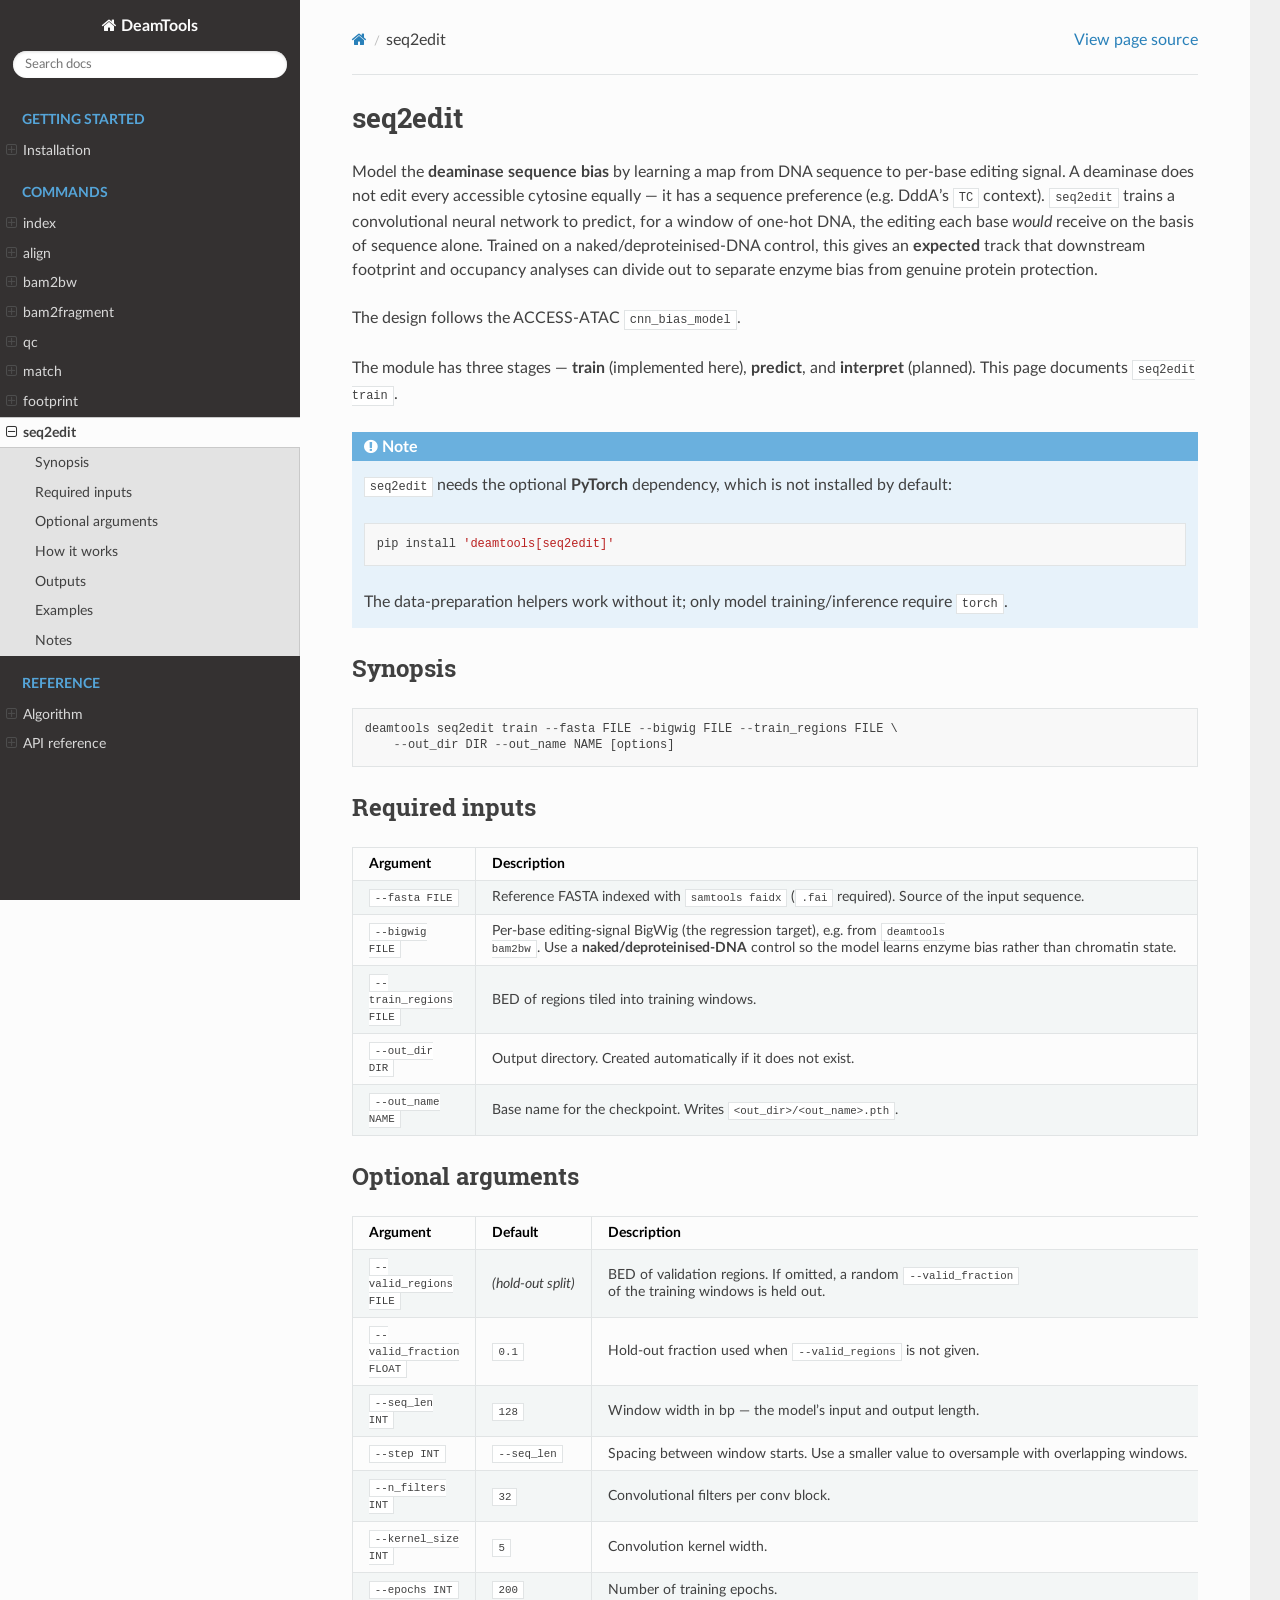
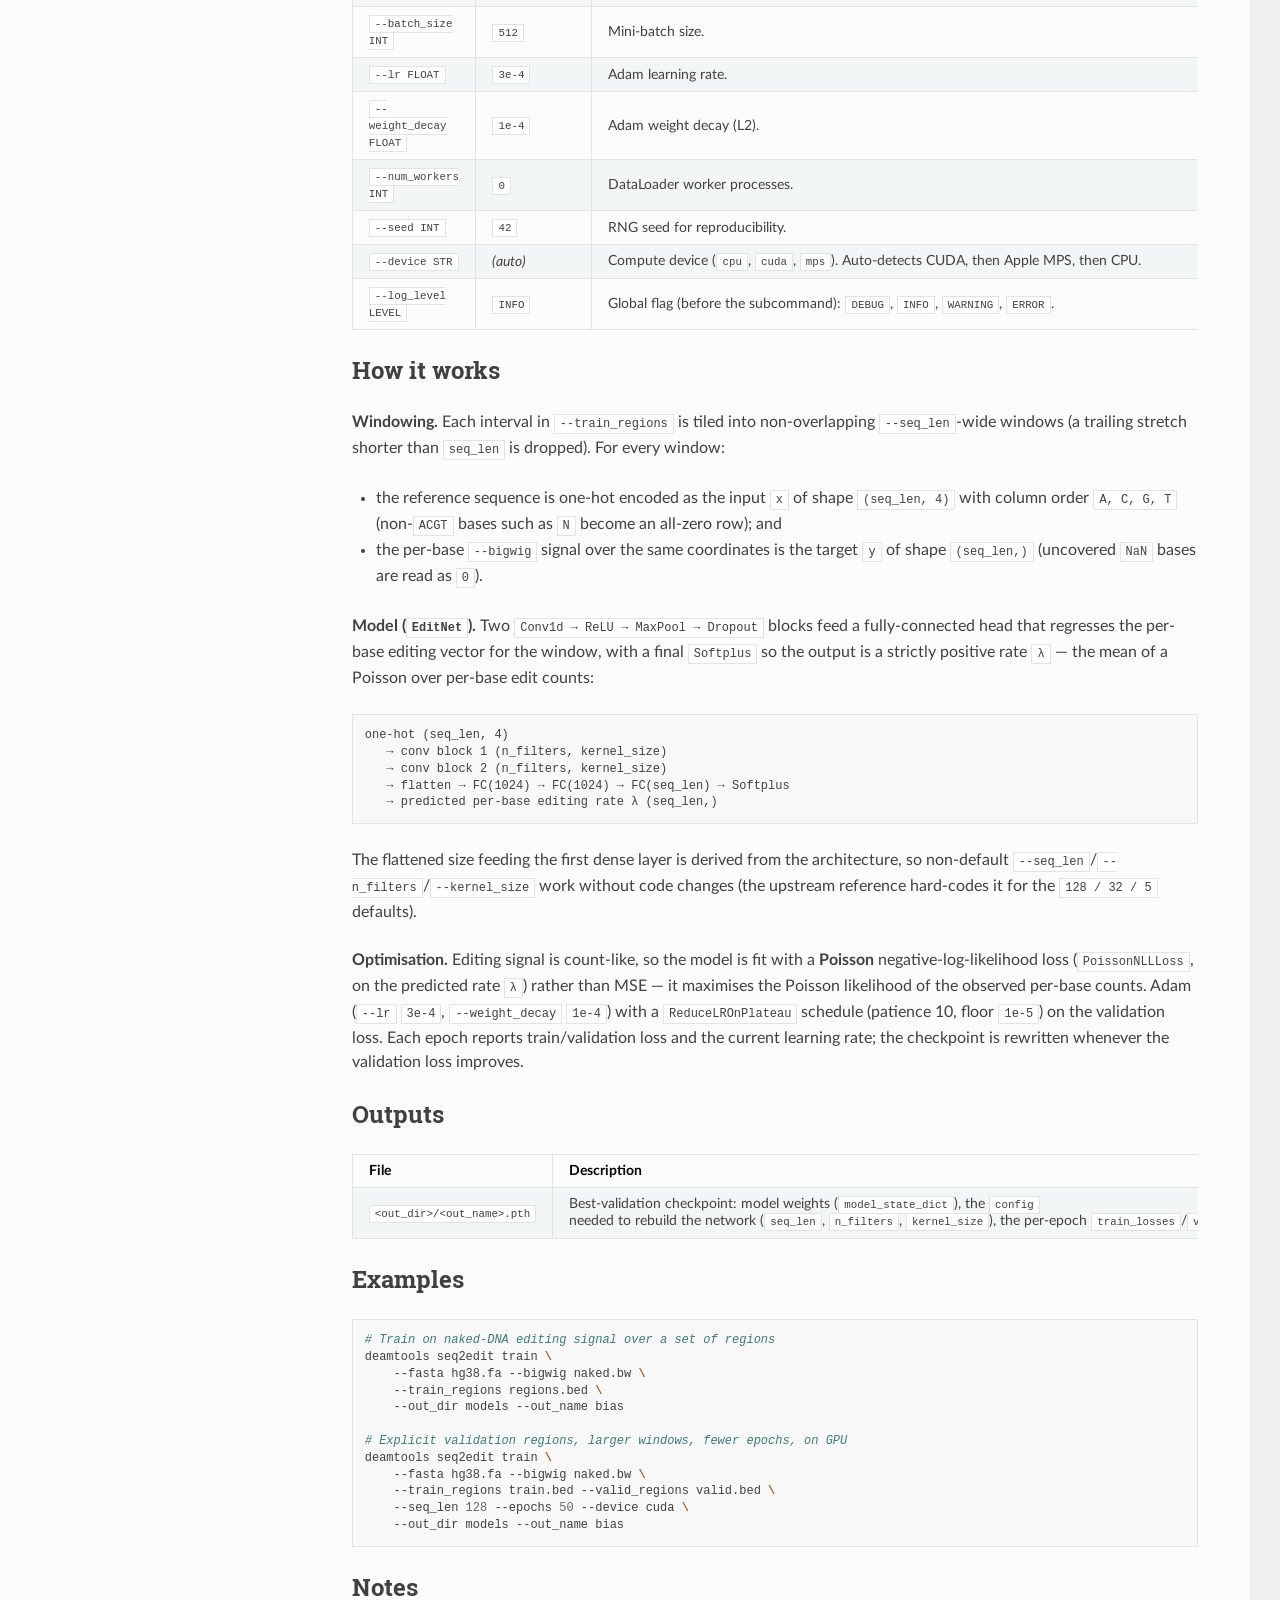
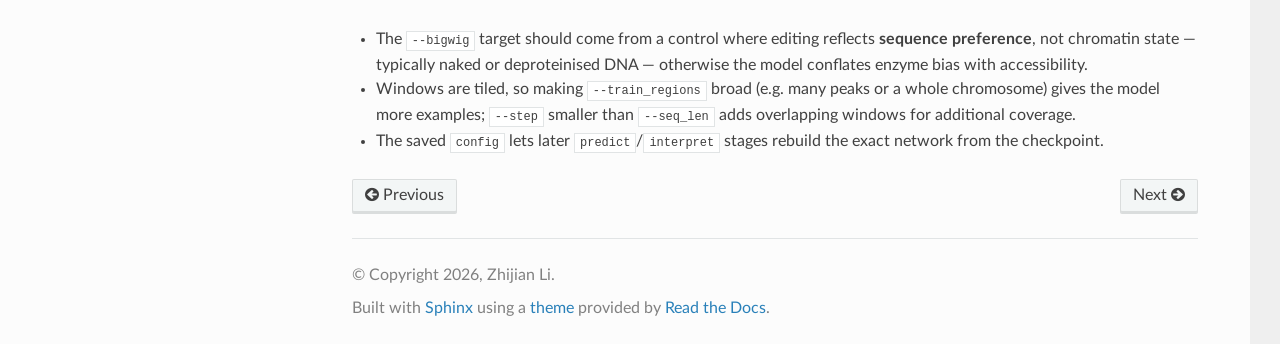
<file: usage/seq2edit.html>
<!DOCTYPE html>
<html class="writer-html5" lang="en" data-content_root="../">
<head>
  <meta charset="utf-8" /><meta name="viewport" content="width=device-width, initial-scale=1" />

  <meta name="viewport" content="width=device-width, initial-scale=1.0" />
  <title>seq2edit &mdash; DeamTools</title>
      <link rel="stylesheet" type="text/css" href="../_static/pygments.css?v=b86133f3" />
      <link rel="stylesheet" type="text/css" href="../_static/css/theme.css?v=9edc463e" />
      <link rel="stylesheet" type="text/css" href="../_static/custom.css?v=a7ae4c86" />

  
      <script src="../_static/jquery.js?v=5d32c60e"></script>
      <script src="../_static/_sphinx_javascript_frameworks_compat.js?v=2cd50e6c"></script>
      <script src="../_static/documentation_options.js?v=fd825880"></script>
      <script src="../_static/doctools.js?v=fd6eb6e6"></script>
      <script src="../_static/sphinx_highlight.js?v=6ffebe34"></script>
    <script src="../_static/js/theme.js"></script>
    <link rel="index" title="Index" href="../genindex.html" />
    <link rel="search" title="Search" href="../search.html" />
    <link rel="next" title="Algorithm" href="../algorithm.html" />
    <link rel="prev" title="footprint" href="footprint.html" /> 
</head>

<body class="wy-body-for-nav"> 
  <div class="wy-grid-for-nav">
    <nav data-toggle="wy-nav-shift" class="wy-nav-side">
      <div class="wy-side-scroll">
        <div class="wy-side-nav-search" >

          
          
          <a href="../index.html" class="icon icon-home">
            DeamTools
          </a>
<div role="search">
  <form id="rtd-search-form" class="wy-form" action="../search.html" method="get">
    <input type="text" name="q" placeholder="Search docs" aria-label="Search docs" />
    <input type="hidden" name="check_keywords" value="yes" />
    <input type="hidden" name="area" value="default" />
  </form>
</div>
        </div><div class="wy-menu wy-menu-vertical" data-spy="affix" role="navigation" aria-label="Navigation menu">
              <p class="caption" role="heading"><span class="caption-text">Getting started</span></p>
<ul>
<li class="toctree-l1"><a class="reference internal" href="../installation.html">Installation</a><ul>
<li class="toctree-l2"><a class="reference internal" href="../installation.html#requirements">Requirements</a></li>
<li class="toctree-l2"><a class="reference internal" href="../installation.html#install-deamtools">Install DeamTools</a></li>
<li class="toctree-l2"><a class="reference internal" href="../installation.html#python-dependencies">Python dependencies</a></li>
<li class="toctree-l2"><a class="reference internal" href="../installation.html#verify-installation">Verify installation</a></li>
<li class="toctree-l2"><a class="reference internal" href="../installation.html#running-tests">Running tests</a></li>
</ul>
</li>
</ul>
<p class="caption" role="heading"><span class="caption-text">Commands</span></p>
<ul class="current">
<li class="toctree-l1"><a class="reference internal" href="index.html">index</a><ul>
<li class="toctree-l2"><a class="reference internal" href="index.html#synopsis">Synopsis</a></li>
<li class="toctree-l2"><a class="reference internal" href="index.html#arguments">Arguments</a></li>
<li class="toctree-l2"><a class="reference internal" href="index.html#requirements">Requirements</a></li>
<li class="toctree-l2"><a class="reference internal" href="index.html#how-it-works">How it works</a></li>
<li class="toctree-l2"><a class="reference internal" href="index.html#outputs">Outputs</a></li>
<li class="toctree-l2"><a class="reference internal" href="index.html#examples">Examples</a></li>
<li class="toctree-l2"><a class="reference internal" href="index.html#notes">Notes</a></li>
</ul>
</li>
<li class="toctree-l1"><a class="reference internal" href="align.html">align</a><ul>
<li class="toctree-l2"><a class="reference internal" href="align.html#synopsis">Synopsis</a></li>
<li class="toctree-l2"><a class="reference internal" href="align.html#required-inputs">Required inputs</a></li>
<li class="toctree-l2"><a class="reference internal" href="align.html#optional-arguments">Optional arguments</a></li>
<li class="toctree-l2"><a class="reference internal" href="align.html#requirements">Requirements</a></li>
<li class="toctree-l2"><a class="reference internal" href="align.html#how-it-works">How it works</a></li>
<li class="toctree-l2"><a class="reference internal" href="align.html#examples">Examples</a></li>
<li class="toctree-l2"><a class="reference internal" href="align.html#notes">Notes</a></li>
</ul>
</li>
<li class="toctree-l1"><a class="reference internal" href="bam2bw.html">bam2bw</a><ul>
<li class="toctree-l2"><a class="reference internal" href="bam2bw.html#synopsis">Synopsis</a></li>
<li class="toctree-l2"><a class="reference internal" href="bam2bw.html#required-inputs">Required inputs</a></li>
<li class="toctree-l2"><a class="reference internal" href="bam2bw.html#optional-arguments">Optional arguments</a></li>
<li class="toctree-l2"><a class="reference internal" href="bam2bw.html#input-file-preparation">Input file preparation</a></li>
<li class="toctree-l2"><a class="reference internal" href="bam2bw.html#examples">Examples</a></li>
<li class="toctree-l2"><a class="reference internal" href="bam2bw.html#output">Output</a></li>
<li class="toctree-l2"><a class="reference internal" href="bam2bw.html#choosing-parameters">Choosing parameters</a></li>
</ul>
</li>
<li class="toctree-l1"><a class="reference internal" href="bam2fragment.html">bam2fragment</a><ul>
<li class="toctree-l2"><a class="reference internal" href="bam2fragment.html#synopsis">Synopsis</a></li>
<li class="toctree-l2"><a class="reference internal" href="bam2fragment.html#required-inputs">Required inputs</a></li>
<li class="toctree-l2"><a class="reference internal" href="bam2fragment.html#optional-arguments">Optional arguments</a></li>
<li class="toctree-l2"><a class="reference internal" href="bam2fragment.html#output-format">Output format</a></li>
<li class="toctree-l2"><a class="reference internal" href="bam2fragment.html#examples">Examples</a></li>
<li class="toctree-l2"><a class="reference internal" href="bam2fragment.html#notes">Notes</a></li>
</ul>
</li>
<li class="toctree-l1"><a class="reference internal" href="qc.html">qc</a><ul>
<li class="toctree-l2"><a class="reference internal" href="qc.html#synopsis">Synopsis</a></li>
<li class="toctree-l2"><a class="reference internal" href="qc.html#required-inputs">Required inputs</a></li>
<li class="toctree-l2"><a class="reference internal" href="qc.html#optional-arguments">Optional arguments</a></li>
<li class="toctree-l2"><a class="reference internal" href="qc.html#output-control">Output control</a></li>
<li class="toctree-l2"><a class="reference internal" href="qc.html#input-file-preparation">Input file preparation</a></li>
<li class="toctree-l2"><a class="reference internal" href="qc.html#examples">Examples</a></li>
<li class="toctree-l2"><a class="reference internal" href="qc.html#metrics">Metrics</a></li>
<li class="toctree-l2"><a class="reference internal" href="qc.html#output">Output</a></li>
<li class="toctree-l2"><a class="reference internal" href="qc.html#choosing-parameters">Choosing parameters</a></li>
<li class="toctree-l2"><a class="reference internal" href="qc.html#schema-2-0-definitions-and-missing-values">Schema 2.0: definitions and missing values</a></li>
<li class="toctree-l2"><a class="reference internal" href="qc.html#deaminase-and-alignment-diagnostics">Deaminase and alignment diagnostics</a></li>
<li class="toctree-l2"><a class="reference internal" href="qc.html#compare-multiple-samples">Compare multiple samples</a></li>
<li class="toctree-l2"><a class="reference internal" href="qc.html#interpretation-rules">Interpretation rules</a></li>
<li class="toctree-l2"><a class="reference internal" href="qc.html#portable-directory-output">Portable directory output</a></li>
</ul>
</li>
<li class="toctree-l1"><a class="reference internal" href="match.html">match</a><ul>
<li class="toctree-l2"><a class="reference internal" href="match.html#synopsis">Synopsis</a></li>
<li class="toctree-l2"><a class="reference internal" href="match.html#required-inputs">Required inputs</a></li>
<li class="toctree-l2"><a class="reference internal" href="match.html#optional-arguments">Optional arguments</a></li>
<li class="toctree-l2"><a class="reference internal" href="match.html#requirements">Requirements</a></li>
<li class="toctree-l2"><a class="reference internal" href="match.html#how-it-works">How it works</a></li>
<li class="toctree-l2"><a class="reference internal" href="match.html#output">Output</a></li>
<li class="toctree-l2"><a class="reference internal" href="match.html#examples">Examples</a></li>
<li class="toctree-l2"><a class="reference internal" href="match.html#notes">Notes</a></li>
</ul>
</li>
<li class="toctree-l1"><a class="reference internal" href="footprint.html">footprint</a><ul>
<li class="toctree-l2"><a class="reference internal" href="footprint.html#synopsis">Synopsis</a></li>
<li class="toctree-l2"><a class="reference internal" href="footprint.html#required-inputs">Required inputs</a></li>
<li class="toctree-l2"><a class="reference internal" href="footprint.html#optional-arguments">Optional arguments</a></li>
<li class="toctree-l2"><a class="reference internal" href="footprint.html#how-it-works">How it works</a></li>
<li class="toctree-l2"><a class="reference internal" href="footprint.html#output">Output</a></li>
<li class="toctree-l2"><a class="reference internal" href="footprint.html#examples">Examples</a></li>
<li class="toctree-l2"><a class="reference internal" href="footprint.html#notes">Notes</a></li>
</ul>
</li>
<li class="toctree-l1 current"><a class="current reference internal" href="#">seq2edit</a><ul>
<li class="toctree-l2"><a class="reference internal" href="#synopsis">Synopsis</a></li>
<li class="toctree-l2"><a class="reference internal" href="#required-inputs">Required inputs</a></li>
<li class="toctree-l2"><a class="reference internal" href="#optional-arguments">Optional arguments</a></li>
<li class="toctree-l2"><a class="reference internal" href="#how-it-works">How it works</a></li>
<li class="toctree-l2"><a class="reference internal" href="#outputs">Outputs</a></li>
<li class="toctree-l2"><a class="reference internal" href="#examples">Examples</a></li>
<li class="toctree-l2"><a class="reference internal" href="#notes">Notes</a></li>
</ul>
</li>
</ul>
<p class="caption" role="heading"><span class="caption-text">Reference</span></p>
<ul>
<li class="toctree-l1"><a class="reference internal" href="../algorithm.html">Algorithm</a><ul>
<li class="toctree-l2"><a class="reference internal" href="../algorithm.html#biological-basis">Biological basis</a></li>
<li class="toctree-l2"><a class="reference internal" href="../algorithm.html#strand-convention">Strand convention</a></li>
<li class="toctree-l2"><a class="reference internal" href="../algorithm.html#deamination-aware-alignment-index-align">Deamination-aware alignment (<code class="docutils literal notranslate"><span class="pre">index</span></code> + <code class="docutils literal notranslate"><span class="pre">align</span></code>)</a></li>
<li class="toctree-l2"><a class="reference internal" href="../algorithm.html#edit-detection-conventions">Edit detection conventions</a></li>
<li class="toctree-l2"><a class="reference internal" href="../algorithm.html#tn5-cut-sites-bam2bw-event-tn5">Tn5 cut sites (<code class="docutils literal notranslate"><span class="pre">bam2bw</span> <span class="pre">--event</span> <span class="pre">tn5</span></code>)</a></li>
<li class="toctree-l2"><a class="reference internal" href="../algorithm.html#signal-generation-bam2bw">Signal generation (<code class="docutils literal notranslate"><span class="pre">bam2bw</span></code>)</a></li>
<li class="toctree-l2"><a class="reference internal" href="../algorithm.html#enzyme-sequence-bias">Enzyme sequence bias</a></li>
<li class="toctree-l2"><a class="reference internal" href="../algorithm.html#parallelism-and-output">Parallelism and output</a></li>
<li class="toctree-l2"><a class="reference internal" href="../algorithm.html#complexity">Complexity</a></li>
</ul>
</li>
<li class="toctree-l1"><a class="reference internal" href="../api.html">API reference</a><ul>
<li class="toctree-l2"><a class="reference internal" href="../api.html#deamtools-align-index"><code class="docutils literal notranslate"><span class="pre">deamtools.align.index</span></code></a></li>
<li class="toctree-l2"><a class="reference internal" href="../api.html#deamtools-align-align"><code class="docutils literal notranslate"><span class="pre">deamtools.align.align</span></code></a></li>
<li class="toctree-l2"><a class="reference internal" href="../api.html#deamtools-preprocessing-bam2bw"><code class="docutils literal notranslate"><span class="pre">deamtools.preprocessing.bam2bw</span></code></a></li>
<li class="toctree-l2"><a class="reference internal" href="../api.html#deamtools-preprocessing-bam2fragment"><code class="docutils literal notranslate"><span class="pre">deamtools.preprocessing.bam2fragment</span></code></a></li>
<li class="toctree-l2"><a class="reference internal" href="../api.html#deamtools-qc"><code class="docutils literal notranslate"><span class="pre">deamtools.qc</span></code></a></li>
<li class="toctree-l2"><a class="reference internal" href="../api.html#deamtools-motif-match"><code class="docutils literal notranslate"><span class="pre">deamtools.motif.match</span></code></a></li>
<li class="toctree-l2"><a class="reference internal" href="../api.html#deamtools-footprint"><code class="docutils literal notranslate"><span class="pre">deamtools.footprint</span></code></a></li>
<li class="toctree-l2"><a class="reference internal" href="../api.html#deamtools-utils"><code class="docutils literal notranslate"><span class="pre">deamtools.utils</span></code></a></li>
</ul>
</li>
</ul>

        </div>
      </div>
    </nav>

    <section data-toggle="wy-nav-shift" class="wy-nav-content-wrap"><nav class="wy-nav-top" aria-label="Mobile navigation menu" >
          <i data-toggle="wy-nav-top" class="fa fa-bars"></i>
          <a href="../index.html">DeamTools</a>
      </nav>

      <div class="wy-nav-content">
        <div class="rst-content">
          <div role="navigation" aria-label="Page navigation">
  <ul class="wy-breadcrumbs">
      <li><a href="../index.html" class="icon icon-home" aria-label="Home"></a></li>
      <li class="breadcrumb-item active">seq2edit</li>
      <li class="wy-breadcrumbs-aside">
            <a href="../_sources/usage/seq2edit.md.txt" rel="nofollow"> View page source</a>
      </li>
  </ul>
  <hr/>
</div>
          <div role="main" class="document" itemscope="itemscope" itemtype="http://schema.org/Article">
           <div itemprop="articleBody">
             
  <section id="seq2edit">
<h1>seq2edit<a class="headerlink" href="#seq2edit" title="Link to this heading"></a></h1>
<p>Model the <strong>deaminase sequence bias</strong> by learning a map from DNA sequence to
per-base editing signal. A deaminase does not edit every accessible cytosine
equally — it has a sequence preference (e.g. DddA’s <code class="docutils literal notranslate"><span class="pre">TC</span></code> context). <code class="docutils literal notranslate"><span class="pre">seq2edit</span></code>
trains a convolutional neural network to predict, for a window of one-hot DNA,
the editing each base <em>would</em> receive on the basis of sequence alone. Trained on
a naked/deproteinised-DNA control, this gives an <strong>expected</strong> track that
downstream footprint and occupancy analyses can divide out to separate enzyme
bias from genuine protein protection.</p>
<p>The design follows the ACCESS-ATAC
<a class="reference external" href="https://github.com/pinellolab/ACCESS-ATAC/tree/main/cnn_bias_model"><code class="docutils literal notranslate"><span class="pre">cnn_bias_model</span></code></a>.</p>
<p>The module has three stages — <strong>train</strong> (implemented here), <strong>predict</strong>, and
<strong>interpret</strong> (planned). This page documents <code class="docutils literal notranslate"><span class="pre">seq2edit</span> <span class="pre">train</span></code>.</p>
<div class="admonition note">
<p class="admonition-title">Note</p>
<p><code class="docutils literal notranslate"><span class="pre">seq2edit</span></code> needs the optional <strong>PyTorch</strong> dependency, which is not installed by
default:</p>
<div class="highlight-bash notranslate"><div class="highlight"><pre><span></span>pip<span class="w"> </span>install<span class="w"> </span><span class="s1">'deamtools[seq2edit]'</span>
</pre></div>
</div>
<p>The data-preparation helpers work without it; only model training/inference
require <code class="docutils literal notranslate"><span class="pre">torch</span></code>.</p>
</div>
<section id="synopsis">
<h2>Synopsis<a class="headerlink" href="#synopsis" title="Link to this heading"></a></h2>
<div class="highlight-default notranslate"><div class="highlight"><pre><span></span><span class="n">deamtools</span> <span class="n">seq2edit</span> <span class="n">train</span> <span class="o">--</span><span class="n">fasta</span> <span class="n">FILE</span> <span class="o">--</span><span class="n">bigwig</span> <span class="n">FILE</span> <span class="o">--</span><span class="n">train_regions</span> <span class="n">FILE</span> \
    <span class="o">--</span><span class="n">out_dir</span> <span class="n">DIR</span> <span class="o">--</span><span class="n">out_name</span> <span class="n">NAME</span> <span class="p">[</span><span class="n">options</span><span class="p">]</span>
</pre></div>
</div>
</section>
<section id="required-inputs">
<h2>Required inputs<a class="headerlink" href="#required-inputs" title="Link to this heading"></a></h2>
<table class="docutils align-default">
<thead>
<tr class="row-odd"><th class="head"><p>Argument</p></th>
<th class="head"><p>Description</p></th>
</tr>
</thead>
<tbody>
<tr class="row-even"><td><p><code class="docutils literal notranslate"><span class="pre">--fasta</span> <span class="pre">FILE</span></code></p></td>
<td><p>Reference FASTA indexed with <code class="docutils literal notranslate"><span class="pre">samtools</span> <span class="pre">faidx</span></code> (<code class="docutils literal notranslate"><span class="pre">.fai</span></code> required). Source of the input sequence.</p></td>
</tr>
<tr class="row-odd"><td><p><code class="docutils literal notranslate"><span class="pre">--bigwig</span> <span class="pre">FILE</span></code></p></td>
<td><p>Per-base editing-signal BigWig (the regression target), e.g. from <a class="reference internal" href="bam2bw.html"><span class="std std-doc"><code class="docutils literal notranslate"><span class="pre">deamtools</span> <span class="pre">bam2bw</span></code></span></a>. Use a <strong>naked/deproteinised-DNA</strong> control so the model learns enzyme bias rather than chromatin state.</p></td>
</tr>
<tr class="row-even"><td><p><code class="docutils literal notranslate"><span class="pre">--train_regions</span> <span class="pre">FILE</span></code></p></td>
<td><p>BED of regions tiled into training windows.</p></td>
</tr>
<tr class="row-odd"><td><p><code class="docutils literal notranslate"><span class="pre">--out_dir</span> <span class="pre">DIR</span></code></p></td>
<td><p>Output directory. Created automatically if it does not exist.</p></td>
</tr>
<tr class="row-even"><td><p><code class="docutils literal notranslate"><span class="pre">--out_name</span> <span class="pre">NAME</span></code></p></td>
<td><p>Base name for the checkpoint. Writes <code class="docutils literal notranslate"><span class="pre">&lt;out_dir&gt;/&lt;out_name&gt;.pth</span></code>.</p></td>
</tr>
</tbody>
</table>
</section>
<section id="optional-arguments">
<h2>Optional arguments<a class="headerlink" href="#optional-arguments" title="Link to this heading"></a></h2>
<table class="docutils align-default">
<thead>
<tr class="row-odd"><th class="head"><p>Argument</p></th>
<th class="head"><p>Default</p></th>
<th class="head"><p>Description</p></th>
</tr>
</thead>
<tbody>
<tr class="row-even"><td><p><code class="docutils literal notranslate"><span class="pre">--valid_regions</span> <span class="pre">FILE</span></code></p></td>
<td><p><em>(hold-out split)</em></p></td>
<td><p>BED of validation regions. If omitted, a random <code class="docutils literal notranslate"><span class="pre">--valid_fraction</span></code> of the training windows is held out.</p></td>
</tr>
<tr class="row-odd"><td><p><code class="docutils literal notranslate"><span class="pre">--valid_fraction</span> <span class="pre">FLOAT</span></code></p></td>
<td><p><code class="docutils literal notranslate"><span class="pre">0.1</span></code></p></td>
<td><p>Hold-out fraction used when <code class="docutils literal notranslate"><span class="pre">--valid_regions</span></code> is not given.</p></td>
</tr>
<tr class="row-even"><td><p><code class="docutils literal notranslate"><span class="pre">--seq_len</span> <span class="pre">INT</span></code></p></td>
<td><p><code class="docutils literal notranslate"><span class="pre">128</span></code></p></td>
<td><p>Window width in bp — the model’s input and output length.</p></td>
</tr>
<tr class="row-odd"><td><p><code class="docutils literal notranslate"><span class="pre">--step</span> <span class="pre">INT</span></code></p></td>
<td><p><code class="docutils literal notranslate"><span class="pre">--seq_len</span></code></p></td>
<td><p>Spacing between window starts. Use a smaller value to oversample with overlapping windows.</p></td>
</tr>
<tr class="row-even"><td><p><code class="docutils literal notranslate"><span class="pre">--n_filters</span> <span class="pre">INT</span></code></p></td>
<td><p><code class="docutils literal notranslate"><span class="pre">32</span></code></p></td>
<td><p>Convolutional filters per conv block.</p></td>
</tr>
<tr class="row-odd"><td><p><code class="docutils literal notranslate"><span class="pre">--kernel_size</span> <span class="pre">INT</span></code></p></td>
<td><p><code class="docutils literal notranslate"><span class="pre">5</span></code></p></td>
<td><p>Convolution kernel width.</p></td>
</tr>
<tr class="row-even"><td><p><code class="docutils literal notranslate"><span class="pre">--epochs</span> <span class="pre">INT</span></code></p></td>
<td><p><code class="docutils literal notranslate"><span class="pre">200</span></code></p></td>
<td><p>Number of training epochs.</p></td>
</tr>
<tr class="row-odd"><td><p><code class="docutils literal notranslate"><span class="pre">--batch_size</span> <span class="pre">INT</span></code></p></td>
<td><p><code class="docutils literal notranslate"><span class="pre">512</span></code></p></td>
<td><p>Mini-batch size.</p></td>
</tr>
<tr class="row-even"><td><p><code class="docutils literal notranslate"><span class="pre">--lr</span> <span class="pre">FLOAT</span></code></p></td>
<td><p><code class="docutils literal notranslate"><span class="pre">3e-4</span></code></p></td>
<td><p>Adam learning rate.</p></td>
</tr>
<tr class="row-odd"><td><p><code class="docutils literal notranslate"><span class="pre">--weight_decay</span> <span class="pre">FLOAT</span></code></p></td>
<td><p><code class="docutils literal notranslate"><span class="pre">1e-4</span></code></p></td>
<td><p>Adam weight decay (L2).</p></td>
</tr>
<tr class="row-even"><td><p><code class="docutils literal notranslate"><span class="pre">--num_workers</span> <span class="pre">INT</span></code></p></td>
<td><p><code class="docutils literal notranslate"><span class="pre">0</span></code></p></td>
<td><p>DataLoader worker processes.</p></td>
</tr>
<tr class="row-odd"><td><p><code class="docutils literal notranslate"><span class="pre">--seed</span> <span class="pre">INT</span></code></p></td>
<td><p><code class="docutils literal notranslate"><span class="pre">42</span></code></p></td>
<td><p>RNG seed for reproducibility.</p></td>
</tr>
<tr class="row-even"><td><p><code class="docutils literal notranslate"><span class="pre">--device</span> <span class="pre">STR</span></code></p></td>
<td><p><em>(auto)</em></p></td>
<td><p>Compute device (<code class="docutils literal notranslate"><span class="pre">cpu</span></code>, <code class="docutils literal notranslate"><span class="pre">cuda</span></code>, <code class="docutils literal notranslate"><span class="pre">mps</span></code>). Auto-detects CUDA, then Apple MPS, then CPU.</p></td>
</tr>
<tr class="row-odd"><td><p><code class="docutils literal notranslate"><span class="pre">--log_level</span> <span class="pre">LEVEL</span></code></p></td>
<td><p><code class="docutils literal notranslate"><span class="pre">INFO</span></code></p></td>
<td><p>Global flag (before the subcommand): <code class="docutils literal notranslate"><span class="pre">DEBUG</span></code>, <code class="docutils literal notranslate"><span class="pre">INFO</span></code>, <code class="docutils literal notranslate"><span class="pre">WARNING</span></code>, <code class="docutils literal notranslate"><span class="pre">ERROR</span></code>.</p></td>
</tr>
</tbody>
</table>
</section>
<section id="how-it-works">
<h2>How it works<a class="headerlink" href="#how-it-works" title="Link to this heading"></a></h2>
<p><strong>Windowing.</strong> Each interval in <code class="docutils literal notranslate"><span class="pre">--train_regions</span></code> is tiled into non-overlapping
<code class="docutils literal notranslate"><span class="pre">--seq_len</span></code>-wide windows (a trailing stretch shorter than <code class="docutils literal notranslate"><span class="pre">seq_len</span></code> is dropped).
For every window:</p>
<ul class="simple">
<li><p>the reference sequence is one-hot encoded as the input <code class="docutils literal notranslate"><span class="pre">x</span></code> of shape
<code class="docutils literal notranslate"><span class="pre">(seq_len,</span> <span class="pre">4)</span></code> with column order <code class="docutils literal notranslate"><span class="pre">A,</span> <span class="pre">C,</span> <span class="pre">G,</span> <span class="pre">T</span></code> (non-<code class="docutils literal notranslate"><span class="pre">ACGT</span></code> bases such as <code class="docutils literal notranslate"><span class="pre">N</span></code>
become an all-zero row); and</p></li>
<li><p>the per-base <code class="docutils literal notranslate"><span class="pre">--bigwig</span></code> signal over the same coordinates is the target <code class="docutils literal notranslate"><span class="pre">y</span></code> of
shape <code class="docutils literal notranslate"><span class="pre">(seq_len,)</span></code> (uncovered <code class="docutils literal notranslate"><span class="pre">NaN</span></code> bases are read as <code class="docutils literal notranslate"><span class="pre">0</span></code>).</p></li>
</ul>
<p><strong>Model (<code class="docutils literal notranslate"><span class="pre">EditNet</span></code>).</strong> Two <code class="docutils literal notranslate"><span class="pre">Conv1d</span> <span class="pre">→</span> <span class="pre">ReLU</span> <span class="pre">→</span> <span class="pre">MaxPool</span> <span class="pre">→</span> <span class="pre">Dropout</span></code> blocks feed a
fully-connected head that regresses the per-base editing vector for the window,
with a final <code class="docutils literal notranslate"><span class="pre">Softplus</span></code> so the output is a strictly positive rate <code class="docutils literal notranslate"><span class="pre">λ</span></code> — the mean
of a Poisson over per-base edit counts:</p>
<div class="highlight-default notranslate"><div class="highlight"><pre><span></span>one-hot (seq_len, 4)
   → conv block 1 (n_filters, kernel_size)
   → conv block 2 (n_filters, kernel_size)
   → flatten → FC(1024) → FC(1024) → FC(seq_len) → Softplus
   → predicted per-base editing rate λ (seq_len,)
</pre></div>
</div>
<p>The flattened size feeding the first dense layer is derived from the
architecture, so non-default <code class="docutils literal notranslate"><span class="pre">--seq_len</span></code>/<code class="docutils literal notranslate"><span class="pre">--n_filters</span></code>/<code class="docutils literal notranslate"><span class="pre">--kernel_size</span></code> work
without code changes (the upstream reference hard-codes it for the <code class="docutils literal notranslate"><span class="pre">128</span> <span class="pre">/</span> <span class="pre">32</span> <span class="pre">/</span> <span class="pre">5</span></code>
defaults).</p>
<p><strong>Optimisation.</strong> Editing signal is count-like, so the model is fit with a
<strong>Poisson</strong> negative-log-likelihood loss (<code class="docutils literal notranslate"><span class="pre">PoissonNLLLoss</span></code>, on the predicted
rate <code class="docutils literal notranslate"><span class="pre">λ</span></code>) rather than MSE — it maximises the Poisson likelihood of the observed
per-base counts. Adam (<code class="docutils literal notranslate"><span class="pre">--lr</span></code> <code class="docutils literal notranslate"><span class="pre">3e-4</span></code>, <code class="docutils literal notranslate"><span class="pre">--weight_decay</span></code> <code class="docutils literal notranslate"><span class="pre">1e-4</span></code>) with a
<code class="docutils literal notranslate"><span class="pre">ReduceLROnPlateau</span></code> schedule (patience 10, floor <code class="docutils literal notranslate"><span class="pre">1e-5</span></code>) on the validation loss.
Each epoch reports train/validation loss and the current learning rate; the
checkpoint is rewritten whenever the validation loss improves.</p>
</section>
<section id="outputs">
<h2>Outputs<a class="headerlink" href="#outputs" title="Link to this heading"></a></h2>
<table class="docutils align-default">
<thead>
<tr class="row-odd"><th class="head"><p>File</p></th>
<th class="head"><p>Description</p></th>
</tr>
</thead>
<tbody>
<tr class="row-even"><td><p><code class="docutils literal notranslate"><span class="pre">&lt;out_dir&gt;/&lt;out_name&gt;.pth</span></code></p></td>
<td><p>Best-validation checkpoint: model weights (<code class="docutils literal notranslate"><span class="pre">model_state_dict</span></code>), the <code class="docutils literal notranslate"><span class="pre">config</span></code> needed to rebuild the network (<code class="docutils literal notranslate"><span class="pre">seq_len</span></code>, <code class="docutils literal notranslate"><span class="pre">n_filters</span></code>, <code class="docutils literal notranslate"><span class="pre">kernel_size</span></code>), the per-epoch <code class="docutils literal notranslate"><span class="pre">train_losses</span></code>/<code class="docutils literal notranslate"><span class="pre">valid_losses</span></code>, and <code class="docutils literal notranslate"><span class="pre">best_epoch</span></code>/<code class="docutils literal notranslate"><span class="pre">best_valid_loss</span></code>.</p></td>
</tr>
</tbody>
</table>
</section>
<section id="examples">
<h2>Examples<a class="headerlink" href="#examples" title="Link to this heading"></a></h2>
<div class="highlight-bash notranslate"><div class="highlight"><pre><span></span><span class="c1"># Train on naked-DNA editing signal over a set of regions</span>
deamtools<span class="w"> </span>seq2edit<span class="w"> </span>train<span class="w"> </span><span class="se">\</span>
<span class="w">    </span>--fasta<span class="w"> </span>hg38.fa<span class="w"> </span>--bigwig<span class="w"> </span>naked.bw<span class="w"> </span><span class="se">\</span>
<span class="w">    </span>--train_regions<span class="w"> </span>regions.bed<span class="w"> </span><span class="se">\</span>
<span class="w">    </span>--out_dir<span class="w"> </span>models<span class="w"> </span>--out_name<span class="w"> </span>bias

<span class="c1"># Explicit validation regions, larger windows, fewer epochs, on GPU</span>
deamtools<span class="w"> </span>seq2edit<span class="w"> </span>train<span class="w"> </span><span class="se">\</span>
<span class="w">    </span>--fasta<span class="w"> </span>hg38.fa<span class="w"> </span>--bigwig<span class="w"> </span>naked.bw<span class="w"> </span><span class="se">\</span>
<span class="w">    </span>--train_regions<span class="w"> </span>train.bed<span class="w"> </span>--valid_regions<span class="w"> </span>valid.bed<span class="w"> </span><span class="se">\</span>
<span class="w">    </span>--seq_len<span class="w"> </span><span class="m">128</span><span class="w"> </span>--epochs<span class="w"> </span><span class="m">50</span><span class="w"> </span>--device<span class="w"> </span>cuda<span class="w"> </span><span class="se">\</span>
<span class="w">    </span>--out_dir<span class="w"> </span>models<span class="w"> </span>--out_name<span class="w"> </span>bias
</pre></div>
</div>
</section>
<section id="notes">
<h2>Notes<a class="headerlink" href="#notes" title="Link to this heading"></a></h2>
<ul class="simple">
<li><p>The <code class="docutils literal notranslate"><span class="pre">--bigwig</span></code> target should come from a control where editing reflects
<strong>sequence preference</strong>, not chromatin state — typically naked or
deproteinised DNA — otherwise the model conflates enzyme bias with
accessibility.</p></li>
<li><p>Windows are tiled, so making <code class="docutils literal notranslate"><span class="pre">--train_regions</span></code> broad (e.g. many peaks or a
whole chromosome) gives the model more examples; <code class="docutils literal notranslate"><span class="pre">--step</span></code> smaller than
<code class="docutils literal notranslate"><span class="pre">--seq_len</span></code> adds overlapping windows for additional coverage.</p></li>
<li><p>The saved <code class="docutils literal notranslate"><span class="pre">config</span></code> lets later <code class="docutils literal notranslate"><span class="pre">predict</span></code>/<code class="docutils literal notranslate"><span class="pre">interpret</span></code> stages rebuild the exact
network from the checkpoint.</p></li>
</ul>
</section>
</section>


           </div>
          </div>
          <footer><div class="rst-footer-buttons" role="navigation" aria-label="Footer">
        <a href="footprint.html" class="btn btn-neutral float-left" title="footprint" accesskey="p" rel="prev"><span class="fa fa-arrow-circle-left" aria-hidden="true"></span> Previous</a>
        <a href="../algorithm.html" class="btn btn-neutral float-right" title="Algorithm" accesskey="n" rel="next">Next <span class="fa fa-arrow-circle-right" aria-hidden="true"></span></a>
    </div>

  <hr/>

  <div role="contentinfo">
    <p>&#169; Copyright 2026, Zhijian Li.</p>
  </div>

  Built with <a href="https://www.sphinx-doc.org/">Sphinx</a> using a
    <a href="https://github.com/readthedocs/sphinx_rtd_theme">theme</a>
    provided by <a href="https://readthedocs.org">Read the Docs</a>.
   

</footer>
        </div>
      </div>
    </section>
  </div>
  <script>
      jQuery(function () {
          SphinxRtdTheme.Navigation.enable(true);
      });
  </script> 

</body>
</html>
</file>
<file: _static/pygments.css>
pre { line-height: 125%; }
td.linenos .normal { color: inherit; background-color: transparent; padding-left: 5px; padding-right: 5px; }
span.linenos { color: inherit; background-color: transparent; padding-left: 5px; padding-right: 5px; }
td.linenos .special { color: #000000; background-color: #ffffc0; padding-left: 5px; padding-right: 5px; }
span.linenos.special { color: #000000; background-color: #ffffc0; padding-left: 5px; padding-right: 5px; }
.highlight .hll { background-color: #ffffcc }
.highlight { background: #f8f8f8; }
.highlight .c { color: #3D7B7B; font-style: italic } /* Comment */
.highlight .err { border: 1px solid #F00 } /* Error */
.highlight .k { color: #008000; font-weight: bold } /* Keyword */
.highlight .o { color: #666 } /* Operator */
.highlight .ch { color: #3D7B7B; font-style: italic } /* Comment.Hashbang */
.highlight .cm { color: #3D7B7B; font-style: italic } /* Comment.Multiline */
.highlight .cp { color: #9C6500 } /* Comment.Preproc */
.highlight .cpf { color: #3D7B7B; font-style: italic } /* Comment.PreprocFile */
.highlight .c1 { color: #3D7B7B; font-style: italic } /* Comment.Single */
.highlight .cs { color: #3D7B7B; font-style: italic } /* Comment.Special */
.highlight .gd { color: #A00000 } /* Generic.Deleted */
.highlight .ge { font-style: italic } /* Generic.Emph */
.highlight .ges { font-weight: bold; font-style: italic } /* Generic.EmphStrong */
.highlight .gr { color: #E40000 } /* Generic.Error */
.highlight .gh { color: #000080; font-weight: bold } /* Generic.Heading */
.highlight .gi { color: #008400 } /* Generic.Inserted */
.highlight .go { color: #717171 } /* Generic.Output */
.highlight .gp { color: #000080; font-weight: bold } /* Generic.Prompt */
.highlight .gs { font-weight: bold } /* Generic.Strong */
.highlight .gu { color: #800080; font-weight: bold } /* Generic.Subheading */
.highlight .gt { color: #04D } /* Generic.Traceback */
.highlight .kc { color: #008000; font-weight: bold } /* Keyword.Constant */
.highlight .kd { color: #008000; font-weight: bold } /* Keyword.Declaration */
.highlight .kn { color: #008000; font-weight: bold } /* Keyword.Namespace */
.highlight .kp { color: #008000 } /* Keyword.Pseudo */
.highlight .kr { color: #008000; font-weight: bold } /* Keyword.Reserved */
.highlight .kt { color: #B00040 } /* Keyword.Type */
.highlight .m { color: #666 } /* Literal.Number */
.highlight .s { color: #BA2121 } /* Literal.String */
.highlight .na { color: #687822 } /* Name.Attribute */
.highlight .nb { color: #008000 } /* Name.Builtin */
.highlight .nc { color: #00F; font-weight: bold } /* Name.Class */
.highlight .no { color: #800 } /* Name.Constant */
.highlight .nd { color: #A2F } /* Name.Decorator */
.highlight .ni { color: #717171; font-weight: bold } /* Name.Entity */
.highlight .ne { color: #CB3F38; font-weight: bold } /* Name.Exception */
.highlight .nf { color: #00F } /* Name.Function */
.highlight .nl { color: #767600 } /* Name.Label */
.highlight .nn { color: #00F; font-weight: bold } /* Name.Namespace */
.highlight .nt { color: #008000; font-weight: bold } /* Name.Tag */
.highlight .nv { color: #19177C } /* Name.Variable */
.highlight .ow { color: #A2F; font-weight: bold } /* Operator.Word */
.highlight .w { color: #BBB } /* Text.Whitespace */
.highlight .mb { color: #666 } /* Literal.Number.Bin */
.highlight .mf { color: #666 } /* Literal.Number.Float */
.highlight .mh { color: #666 } /* Literal.Number.Hex */
.highlight .mi { color: #666 } /* Literal.Number.Integer */
.highlight .mo { color: #666 } /* Literal.Number.Oct */
.highlight .sa { color: #BA2121 } /* Literal.String.Affix */
.highlight .sb { color: #BA2121 } /* Literal.String.Backtick */
.highlight .sc { color: #BA2121 } /* Literal.String.Char */
.highlight .dl { color: #BA2121 } /* Literal.String.Delimiter */
.highlight .sd { color: #BA2121; font-style: italic } /* Literal.String.Doc */
.highlight .s2 { color: #BA2121 } /* Literal.String.Double */
.highlight .se { color: #AA5D1F; font-weight: bold } /* Literal.String.Escape */
.highlight .sh { color: #BA2121 } /* Literal.String.Heredoc */
.highlight .si { color: #A45A77; font-weight: bold } /* Literal.String.Interpol */
.highlight .sx { color: #008000 } /* Literal.String.Other */
.highlight .sr { color: #A45A77 } /* Literal.String.Regex */
.highlight .s1 { color: #BA2121 } /* Literal.String.Single */
.highlight .ss { color: #19177C } /* Literal.String.Symbol */
.highlight .bp { color: #008000 } /* Name.Builtin.Pseudo */
.highlight .fm { color: #00F } /* Name.Function.Magic */
.highlight .vc { color: #19177C } /* Name.Variable.Class */
.highlight .vg { color: #19177C } /* Name.Variable.Global */
.highlight .vi { color: #19177C } /* Name.Variable.Instance */
.highlight .vm { color: #19177C } /* Name.Variable.Magic */
.highlight .il { color: #666 } /* Literal.Number.Integer.Long */
</file>
<file: _static/css/theme.css>
html{box-sizing:border-box}*,:after,:before{box-sizing:inherit}article,aside,details,figcaption,figure,footer,header,hgroup,nav,section{display:block}audio,canvas,video{display:inline-block;*display:inline;*zoom:1}[hidden],audio:not([controls]){display:none}*{-webkit-box-sizing:border-box;-moz-box-sizing:border-box;box-sizing:border-box}html{font-size:100%;-webkit-text-size-adjust:100%;-ms-text-size-adjust:100%}body{margin:0}a:active,a:hover{outline:0}abbr[title]{border-bottom:1px dotted}b,strong{font-weight:700}blockquote{margin:0}dfn{font-style:italic}ins{background:#ff9;text-decoration:none}ins,mark{color:#000}mark{background:#ff0;font-style:italic;font-weight:700}.rst-content code,.rst-content tt,code,kbd,pre,samp{font-family:monospace,serif;_font-family:courier new,monospace;font-size:1em}pre{white-space:pre}q{quotes:none}q:after,q:before{content:"";content:none}small{font-size:85%}sub,sup{font-size:75%;line-height:0;position:relative;vertical-align:baseline}sup{top:-.5em}sub{bottom:-.25em}dl,ol,ul{margin:0;padding:0;list-style:none;list-style-image:none}li{list-style:none}dd{margin:0}img{border:0;-ms-interpolation-mode:bicubic;vertical-align:middle;max-width:100%}svg:not(:root){overflow:hidden}figure,form{margin:0}label{cursor:pointer}button,input,select,textarea{font-size:100%;margin:0;vertical-align:baseline;*vertical-align:middle}button,input{line-height:normal}button,input[type=button],input[type=reset],input[type=submit]{cursor:pointer;-webkit-appearance:button;*overflow:visible}button[disabled],input[disabled]{cursor:default}input[type=search]{-webkit-appearance:textfield;-moz-box-sizing:content-box;-webkit-box-sizing:content-box;box-sizing:content-box}textarea{resize:vertical}table{border-collapse:collapse;border-spacing:0}td{vertical-align:top}.chromeframe{margin:.2em 0;background:#ccc;color:#000;padding:.2em 0}.ir{display:block;border:0;text-indent:-999em;overflow:hidden;background-color:transparent;background-repeat:no-repeat;text-align:left;direction:ltr;*line-height:0}.ir br{display:none}.hidden{display:none!important;visibility:hidden}.visuallyhidden{border:0;clip:rect(0 0 0 0);height:1px;margin:-1px;overflow:hidden;padding:0;position:absolute;width:1px}.visuallyhidden.focusable:active,.visuallyhidden.focusable:focus{clip:auto;height:auto;margin:0;overflow:visible;position:static;width:auto}.invisible{visibility:hidden}.relative{position:relative}big,small{font-size:100%}@media print{body,html,section{background:none!important}*{box-shadow:none!important;text-shadow:none!important;filter:none!important;-ms-filter:none!important}a,a:visited{text-decoration:underline}.ir a:after,a[href^="#"]:after,a[href^="javascript:"]:after{content:""}blockquote,pre{page-break-inside:avoid}thead{display:table-header-group}img,tr{page-break-inside:avoid}img{max-width:100%!important}@page{margin:.5cm}.rst-content .toctree-wrapper>p.caption,h2,h3,p{orphans:3;widows:3}.rst-content .toctree-wrapper>p.caption,h2,h3{page-break-after:avoid}}.btn,.fa:before,.icon:before,.rst-content .admonition,.rst-content .admonition-title:before,.rst-content .admonition-todo,.rst-content .attention,.rst-content .caution,.rst-content .code-block-caption .headerlink:before,.rst-content .danger,.rst-content .eqno .headerlink:before,.rst-content .error,.rst-content .hint,.rst-content .important,.rst-content .note,.rst-content .seealso,.rst-content .tip,.rst-content .warning,.rst-content code.download span:first-child:before,.rst-content dl dt .headerlink:before,.rst-content h1 .headerlink:before,.rst-content h2 .headerlink:before,.rst-content h3 .headerlink:before,.rst-content h4 .headerlink:before,.rst-content h5 .headerlink:before,.rst-content h6 .headerlink:before,.rst-content p.caption .headerlink:before,.rst-content p .headerlink:before,.rst-content table>caption .headerlink:before,.rst-content tt.download span:first-child:before,.wy-alert,.wy-dropdown .caret:before,.wy-inline-validate.wy-inline-validate-danger .wy-input-context:before,.wy-inline-validate.wy-inline-validate-info .wy-input-context:before,.wy-inline-validate.wy-inline-validate-success .wy-input-context:before,.wy-inline-validate.wy-inline-validate-warning .wy-input-context:before,.wy-menu-vertical li.current>a button.toctree-expand:before,.wy-menu-vertical li.on a button.toctree-expand:before,.wy-menu-vertical li button.toctree-expand:before,input[type=color],input[type=date],input[type=datetime-local],input[type=datetime],input[type=email],input[type=month],input[type=number],input[type=password],input[type=search],input[type=tel],input[type=text],input[type=time],input[type=url],input[type=week],select,textarea{-webkit-font-smoothing:antialiased}.clearfix{*zoom:1}.clearfix:after,.clearfix:before{display:table;content:""}.clearfix:after{clear:both}/*!
 *  Font Awesome 4.7.0 by @davegandy - http://fontawesome.io - @fontawesome
 *  License - http://fontawesome.io/license (Font: SIL OFL 1.1, CSS: MIT License)
 */@font-face{font-family:FontAwesome;src:url(fonts/fontawesome-webfont.eot?674f50d287a8c48dc19ba404d20fe713);src:url(fonts/fontawesome-webfont.eot?674f50d287a8c48dc19ba404d20fe713?#iefix&v=4.7.0) format("embedded-opentype"),url(fonts/fontawesome-webfont.woff2?af7ae505a9eed503f8b8e6982036873e) format("woff2"),url(fonts/fontawesome-webfont.woff?fee66e712a8a08eef5805a46892932ad) format("woff"),url(fonts/fontawesome-webfont.ttf?b06871f281fee6b241d60582ae9369b9) format("truetype"),url(fonts/fontawesome-webfont.svg?912ec66d7572ff821749319396470bde#fontawesomeregular) format("svg");font-weight:400;font-style:normal}.fa,.icon,.rst-content .admonition-title,.rst-content .code-block-caption .headerlink,.rst-content .eqno .headerlink,.rst-content code.download span:first-child,.rst-content dl dt .headerlink,.rst-content h1 .headerlink,.rst-content h2 .headerlink,.rst-content h3 .headerlink,.rst-content h4 .headerlink,.rst-content h5 .headerlink,.rst-content h6 .headerlink,.rst-content p.caption .headerlink,.rst-content p .headerlink,.rst-content table>caption .headerlink,.rst-content tt.download span:first-child,.wy-menu-vertical li.current>a button.toctree-expand,.wy-menu-vertical li.on a button.toctree-expand,.wy-menu-vertical li button.toctree-expand{display:inline-block;font:normal normal normal 14px/1 FontAwesome;font-size:inherit;text-rendering:auto;-webkit-font-smoothing:antialiased;-moz-osx-font-smoothing:grayscale}.fa-lg{font-size:1.33333em;line-height:.75em;vertical-align:-15%}.fa-2x{font-size:2em}.fa-3x{font-size:3em}.fa-4x{font-size:4em}.fa-5x{font-size:5em}.fa-fw{width:1.28571em;text-align:center}.fa-ul{padding-left:0;margin-left:2.14286em;list-style-type:none}.fa-ul>li{position:relative}.fa-li{position:absolute;left:-2.14286em;width:2.14286em;top:.14286em;text-align:center}.fa-li.fa-lg{left:-1.85714em}.fa-border{padding:.2em .25em .15em;border:.08em solid #eee;border-radius:.1em}.fa-pull-left{float:left}.fa-pull-right{float:right}.fa-pull-left.icon,.fa.fa-pull-left,.rst-content .code-block-caption .fa-pull-left.headerlink,.rst-content .eqno .fa-pull-left.headerlink,.rst-content .fa-pull-left.admonition-title,.rst-content code.download span.fa-pull-left:first-child,.rst-content dl dt .fa-pull-left.headerlink,.rst-content h1 .fa-pull-left.headerlink,.rst-content h2 .fa-pull-left.headerlink,.rst-content h3 .fa-pull-left.headerlink,.rst-content h4 .fa-pull-left.headerlink,.rst-content h5 .fa-pull-left.headerlink,.rst-content h6 .fa-pull-left.headerlink,.rst-content p .fa-pull-left.headerlink,.rst-content table>caption .fa-pull-left.headerlink,.rst-content tt.download span.fa-pull-left:first-child,.wy-menu-vertical li.current>a button.fa-pull-left.toctree-expand,.wy-menu-vertical li.on a button.fa-pull-left.toctree-expand,.wy-menu-vertical li button.fa-pull-left.toctree-expand{margin-right:.3em}.fa-pull-right.icon,.fa.fa-pull-right,.rst-content .code-block-caption .fa-pull-right.headerlink,.rst-content .eqno .fa-pull-right.headerlink,.rst-content .fa-pull-right.admonition-title,.rst-content code.download span.fa-pull-right:first-child,.rst-content dl dt .fa-pull-right.headerlink,.rst-content h1 .fa-pull-right.headerlink,.rst-content h2 .fa-pull-right.headerlink,.rst-content h3 .fa-pull-right.headerlink,.rst-content h4 .fa-pull-right.headerlink,.rst-content h5 .fa-pull-right.headerlink,.rst-content h6 .fa-pull-right.headerlink,.rst-content p .fa-pull-right.headerlink,.rst-content table>caption .fa-pull-right.headerlink,.rst-content tt.download span.fa-pull-right:first-child,.wy-menu-vertical li.current>a button.fa-pull-right.toctree-expand,.wy-menu-vertical li.on a button.fa-pull-right.toctree-expand,.wy-menu-vertical li button.fa-pull-right.toctree-expand{margin-left:.3em}.pull-right{float:right}.pull-left{float:left}.fa.pull-left,.pull-left.icon,.rst-content .code-block-caption .pull-left.headerlink,.rst-content .eqno .pull-left.headerlink,.rst-content .pull-left.admonition-title,.rst-content code.download span.pull-left:first-child,.rst-content dl dt .pull-left.headerlink,.rst-content h1 .pull-left.headerlink,.rst-content h2 .pull-left.headerlink,.rst-content h3 .pull-left.headerlink,.rst-content h4 .pull-left.headerlink,.rst-content h5 .pull-left.headerlink,.rst-content h6 .pull-left.headerlink,.rst-content p .pull-left.headerlink,.rst-content table>caption .pull-left.headerlink,.rst-content tt.download span.pull-left:first-child,.wy-menu-vertical li.current>a button.pull-left.toctree-expand,.wy-menu-vertical li.on a button.pull-left.toctree-expand,.wy-menu-vertical li button.pull-left.toctree-expand{margin-right:.3em}.fa.pull-right,.pull-right.icon,.rst-content .code-block-caption .pull-right.headerlink,.rst-content .eqno .pull-right.headerlink,.rst-content .pull-right.admonition-title,.rst-content code.download span.pull-right:first-child,.rst-content dl dt .pull-right.headerlink,.rst-content h1 .pull-right.headerlink,.rst-content h2 .pull-right.headerlink,.rst-content h3 .pull-right.headerlink,.rst-content h4 .pull-right.headerlink,.rst-content h5 .pull-right.headerlink,.rst-content h6 .pull-right.headerlink,.rst-content p .pull-right.headerlink,.rst-content table>caption .pull-right.headerlink,.rst-content tt.download span.pull-right:first-child,.wy-menu-vertical li.current>a button.pull-right.toctree-expand,.wy-menu-vertical li.on a button.pull-right.toctree-expand,.wy-menu-vertical li button.pull-right.toctree-expand{margin-left:.3em}.fa-spin{-webkit-animation:fa-spin 2s linear infinite;animation:fa-spin 2s linear infinite}.fa-pulse{-webkit-animation:fa-spin 1s steps(8) infinite;animation:fa-spin 1s steps(8) infinite}@-webkit-keyframes fa-spin{0%{-webkit-transform:rotate(0deg);transform:rotate(0deg)}to{-webkit-transform:rotate(359deg);transform:rotate(359deg)}}@keyframes fa-spin{0%{-webkit-transform:rotate(0deg);transform:rotate(0deg)}to{-webkit-transform:rotate(359deg);transform:rotate(359deg)}}.fa-rotate-90{-ms-filter:"progid:DXImageTransform.Microsoft.BasicImage(rotation=1)";-webkit-transform:rotate(90deg);-ms-transform:rotate(90deg);transform:rotate(90deg)}.fa-rotate-180{-ms-filter:"progid:DXImageTransform.Microsoft.BasicImage(rotation=2)";-webkit-transform:rotate(180deg);-ms-transform:rotate(180deg);transform:rotate(180deg)}.fa-rotate-270{-ms-filter:"progid:DXImageTransform.Microsoft.BasicImage(rotation=3)";-webkit-transform:rotate(270deg);-ms-transform:rotate(270deg);transform:rotate(270deg)}.fa-flip-horizontal{-ms-filter:"progid:DXImageTransform.Microsoft.BasicImage(rotation=0, mirror=1)";-webkit-transform:scaleX(-1);-ms-transform:scaleX(-1);transform:scaleX(-1)}.fa-flip-vertical{-ms-filter:"progid:DXImageTransform.Microsoft.BasicImage(rotation=2, mirror=1)";-webkit-transform:scaleY(-1);-ms-transform:scaleY(-1);transform:scaleY(-1)}:root .fa-flip-horizontal,:root .fa-flip-vertical,:root .fa-rotate-90,:root .fa-rotate-180,:root .fa-rotate-270{filter:none}.fa-stack{position:relative;display:inline-block;width:2em;height:2em;line-height:2em;vertical-align:middle}.fa-stack-1x,.fa-stack-2x{position:absolute;left:0;width:100%;text-align:center}.fa-stack-1x{line-height:inherit}.fa-stack-2x{font-size:2em}.fa-inverse{color:#fff}.fa-glass:before{content:""}.fa-music:before{content:""}.fa-search:before,.icon-search:before{content:""}.fa-envelope-o:before{content:""}.fa-heart:before{content:""}.fa-star:before{content:""}.fa-star-o:before{content:""}.fa-user:before{content:""}.fa-film:before{content:""}.fa-th-large:before{content:""}.fa-th:before{content:""}.fa-th-list:before{content:""}.fa-check:before{content:""}.fa-close:before,.fa-remove:before,.fa-times:before{content:""}.fa-search-plus:before{content:""}.fa-search-minus:before{content:""}.fa-power-off:before{content:""}.fa-signal:before{content:""}.fa-cog:before,.fa-gear:before{content:""}.fa-trash-o:before{content:""}.fa-home:before,.icon-home:before{content:""}.fa-file-o:before{content:""}.fa-clock-o:before{content:""}.fa-road:before{content:""}.fa-download:before,.rst-content code.download span:first-child:before,.rst-content tt.download span:first-child:before{content:""}.fa-arrow-circle-o-down:before{content:""}.fa-arrow-circle-o-up:before{content:""}.fa-inbox:before{content:""}.fa-play-circle-o:before{content:""}.fa-repeat:before,.fa-rotate-right:before{content:""}.fa-refresh:before{content:""}.fa-list-alt:before{content:""}.fa-lock:before{content:""}.fa-flag:before{content:""}.fa-headphones:before{content:""}.fa-volume-off:before{content:""}.fa-volume-down:before{content:""}.fa-volume-up:before{content:""}.fa-qrcode:before{content:""}.fa-barcode:before{content:""}.fa-tag:before{content:""}.fa-tags:before{content:""}.fa-book:before,.icon-book:before{content:""}.fa-bookmark:before{content:""}.fa-print:before{content:""}.fa-camera:before{content:""}.fa-font:before{content:""}.fa-bold:before{content:""}.fa-italic:before{content:""}.fa-text-height:before{content:""}.fa-text-width:before{content:""}.fa-align-left:before{content:""}.fa-align-center:before{content:""}.fa-align-right:before{content:""}.fa-align-justify:before{content:""}.fa-list:before{content:""}.fa-dedent:before,.fa-outdent:before{content:""}.fa-indent:before{content:""}.fa-video-camera:before{content:""}.fa-image:before,.fa-photo:before,.fa-picture-o:before{content:""}.fa-pencil:before{content:""}.fa-map-marker:before{content:""}.fa-adjust:before{content:""}.fa-tint:before{content:""}.fa-edit:before,.fa-pencil-square-o:before{content:""}.fa-share-square-o:before{content:""}.fa-check-square-o:before{content:""}.fa-arrows:before{content:""}.fa-step-backward:before{content:""}.fa-fast-backward:before{content:""}.fa-backward:before{content:""}.fa-play:before{content:""}.fa-pause:before{content:""}.fa-stop:before{content:""}.fa-forward:before{content:""}.fa-fast-forward:before{content:""}.fa-step-forward:before{content:""}.fa-eject:before{content:""}.fa-chevron-left:before{content:""}.fa-chevron-right:before{content:""}.fa-plus-circle:before{content:""}.fa-minus-circle:before{content:""}.fa-times-circle:before,.wy-inline-validate.wy-inline-validate-danger .wy-input-context:before{content:""}.fa-check-circle:before,.wy-inline-validate.wy-inline-validate-success .wy-input-context:before{content:""}.fa-question-circle:before{content:""}.fa-info-circle:before{content:""}.fa-crosshairs:before{content:""}.fa-times-circle-o:before{content:""}.fa-check-circle-o:before{content:""}.fa-ban:before{content:""}.fa-arrow-left:before{content:""}.fa-arrow-right:before{content:""}.fa-arrow-up:before{content:""}.fa-arrow-down:before{content:""}.fa-mail-forward:before,.fa-share:before{content:""}.fa-expand:before{content:""}.fa-compress:before{content:""}.fa-plus:before{content:""}.fa-minus:before{content:""}.fa-asterisk:before{content:""}.fa-exclamation-circle:before,.rst-content .admonition-title:before,.wy-inline-validate.wy-inline-validate-info .wy-input-context:before,.wy-inline-validate.wy-inline-validate-warning .wy-input-context:before{content:""}.fa-gift:before{content:""}.fa-leaf:before{content:""}.fa-fire:before,.icon-fire:before{content:""}.fa-eye:before{content:""}.fa-eye-slash:before{content:""}.fa-exclamation-triangle:before,.fa-warning:before{content:""}.fa-plane:before{content:""}.fa-calendar:before{content:""}.fa-random:before{content:""}.fa-comment:before{content:""}.fa-magnet:before{content:""}.fa-chevron-up:before{content:""}.fa-chevron-down:before{content:""}.fa-retweet:before{content:""}.fa-shopping-cart:before{content:""}.fa-folder:before{content:""}.fa-folder-open:before{content:""}.fa-arrows-v:before{content:""}.fa-arrows-h:before{content:""}.fa-bar-chart-o:before,.fa-bar-chart:before{content:""}.fa-twitter-square:before{content:""}.fa-facebook-square:before{content:""}.fa-camera-retro:before{content:""}.fa-key:before{content:""}.fa-cogs:before,.fa-gears:before{content:""}.fa-comments:before{content:""}.fa-thumbs-o-up:before{content:""}.fa-thumbs-o-down:before{content:""}.fa-star-half:before{content:""}.fa-heart-o:before{content:""}.fa-sign-out:before{content:""}.fa-linkedin-square:before{content:""}.fa-thumb-tack:before{content:""}.fa-external-link:before{content:""}.fa-sign-in:before{content:""}.fa-trophy:before{content:""}.fa-github-square:before{content:""}.fa-upload:before{content:""}.fa-lemon-o:before{content:""}.fa-phone:before{content:""}.fa-square-o:before{content:""}.fa-bookmark-o:before{content:""}.fa-phone-square:before{content:""}.fa-twitter:before{content:""}.fa-facebook-f:before,.fa-facebook:before{content:""}.fa-github:before,.icon-github:before{content:""}.fa-unlock:before{content:""}.fa-credit-card:before{content:""}.fa-feed:before,.fa-rss:before{content:""}.fa-hdd-o:before{content:""}.fa-bullhorn:before{content:""}.fa-bell:before{content:""}.fa-certificate:before{content:""}.fa-hand-o-right:before{content:""}.fa-hand-o-left:before{content:""}.fa-hand-o-up:before{content:""}.fa-hand-o-down:before{content:""}.fa-arrow-circle-left:before,.icon-circle-arrow-left:before{content:""}.fa-arrow-circle-right:before,.icon-circle-arrow-right:before{content:""}.fa-arrow-circle-up:before{content:""}.fa-arrow-circle-down:before{content:""}.fa-globe:before{content:""}.fa-wrench:before{content:""}.fa-tasks:before{content:""}.fa-filter:before{content:""}.fa-briefcase:before{content:""}.fa-arrows-alt:before{content:""}.fa-group:before,.fa-users:before{content:""}.fa-chain:before,.fa-link:before,.icon-link:before{content:""}.fa-cloud:before{content:""}.fa-flask:before{content:""}.fa-cut:before,.fa-scissors:before{content:""}.fa-copy:before,.fa-files-o:before{content:""}.fa-paperclip:before{content:""}.fa-floppy-o:before,.fa-save:before{content:""}.fa-square:before{content:""}.fa-bars:before,.fa-navicon:before,.fa-reorder:before{content:""}.fa-list-ul:before{content:""}.fa-list-ol:before{content:""}.fa-strikethrough:before{content:""}.fa-underline:before{content:""}.fa-table:before{content:""}.fa-magic:before{content:""}.fa-truck:before{content:""}.fa-pinterest:before{content:""}.fa-pinterest-square:before{content:""}.fa-google-plus-square:before{content:""}.fa-google-plus:before{content:""}.fa-money:before{content:""}.fa-caret-down:before,.icon-caret-down:before,.wy-dropdown .caret:before{content:""}.fa-caret-up:before{content:""}.fa-caret-left:before{content:""}.fa-caret-right:before{content:""}.fa-columns:before{content:""}.fa-sort:before,.fa-unsorted:before{content:""}.fa-sort-desc:before,.fa-sort-down:before{content:""}.fa-sort-asc:before,.fa-sort-up:before{content:""}.fa-envelope:before{content:""}.fa-linkedin:before{content:""}.fa-rotate-left:before,.fa-undo:before{content:""}.fa-gavel:before,.fa-legal:before{content:""}.fa-dashboard:before,.fa-tachometer:before{content:""}.fa-comment-o:before{content:""}.fa-comments-o:before{content:""}.fa-bolt:before,.fa-flash:before{content:""}.fa-sitemap:before{content:""}.fa-umbrella:before{content:""}.fa-clipboard:before,.fa-paste:before{content:""}.fa-lightbulb-o:before{content:""}.fa-exchange:before{content:""}.fa-cloud-download:before{content:""}.fa-cloud-upload:before{content:""}.fa-user-md:before{content:""}.fa-stethoscope:before{content:""}.fa-suitcase:before{content:""}.fa-bell-o:before{content:""}.fa-coffee:before{content:""}.fa-cutlery:before{content:""}.fa-file-text-o:before{content:""}.fa-building-o:before{content:""}.fa-hospital-o:before{content:""}.fa-ambulance:before{content:""}.fa-medkit:before{content:""}.fa-fighter-jet:before{content:""}.fa-beer:before{content:""}.fa-h-square:before{content:""}.fa-plus-square:before{content:""}.fa-angle-double-left:before{content:""}.fa-angle-double-right:before{content:""}.fa-angle-double-up:before{content:""}.fa-angle-double-down:before{content:""}.fa-angle-left:before{content:""}.fa-angle-right:before{content:""}.fa-angle-up:before{content:""}.fa-angle-down:before{content:""}.fa-desktop:before{content:""}.fa-laptop:before{content:""}.fa-tablet:before{content:""}.fa-mobile-phone:before,.fa-mobile:before{content:""}.fa-circle-o:before{content:""}.fa-quote-left:before{content:""}.fa-quote-right:before{content:""}.fa-spinner:before{content:""}.fa-circle:before{content:""}.fa-mail-reply:before,.fa-reply:before{content:""}.fa-github-alt:before{content:""}.fa-folder-o:before{content:""}.fa-folder-open-o:before{content:""}.fa-smile-o:before{content:""}.fa-frown-o:before{content:""}.fa-meh-o:before{content:""}.fa-gamepad:before{content:""}.fa-keyboard-o:before{content:""}.fa-flag-o:before{content:""}.fa-flag-checkered:before{content:""}.fa-terminal:before{content:""}.fa-code:before{content:""}.fa-mail-reply-all:before,.fa-reply-all:before{content:""}.fa-star-half-empty:before,.fa-star-half-full:before,.fa-star-half-o:before{content:""}.fa-location-arrow:before{content:""}.fa-crop:before{content:""}.fa-code-fork:before{content:""}.fa-chain-broken:before,.fa-unlink:before{content:""}.fa-question:before{content:""}.fa-info:before{content:""}.fa-exclamation:before{content:""}.fa-superscript:before{content:""}.fa-subscript:before{content:""}.fa-eraser:before{content:""}.fa-puzzle-piece:before{content:""}.fa-microphone:before{content:""}.fa-microphone-slash:before{content:""}.fa-shield:before{content:""}.fa-calendar-o:before{content:""}.fa-fire-extinguisher:before{content:""}.fa-rocket:before{content:""}.fa-maxcdn:before{content:""}.fa-chevron-circle-left:before{content:""}.fa-chevron-circle-right:before{content:""}.fa-chevron-circle-up:before{content:""}.fa-chevron-circle-down:before{content:""}.fa-html5:before{content:""}.fa-css3:before{content:""}.fa-anchor:before{content:""}.fa-unlock-alt:before{content:""}.fa-bullseye:before{content:""}.fa-ellipsis-h:before{content:""}.fa-ellipsis-v:before{content:""}.fa-rss-square:before{content:""}.fa-play-circle:before{content:""}.fa-ticket:before{content:""}.fa-minus-square:before{content:""}.fa-minus-square-o:before,.wy-menu-vertical li.current>a button.toctree-expand:before,.wy-menu-vertical li.on a button.toctree-expand:before{content:""}.fa-level-up:before{content:""}.fa-level-down:before{content:""}.fa-check-square:before{content:""}.fa-pencil-square:before{content:""}.fa-external-link-square:before{content:""}.fa-share-square:before{content:""}.fa-compass:before{content:""}.fa-caret-square-o-down:before,.fa-toggle-down:before{content:""}.fa-caret-square-o-up:before,.fa-toggle-up:before{content:""}.fa-caret-square-o-right:before,.fa-toggle-right:before{content:""}.fa-eur:before,.fa-euro:before{content:""}.fa-gbp:before{content:""}.fa-dollar:before,.fa-usd:before{content:""}.fa-inr:before,.fa-rupee:before{content:""}.fa-cny:before,.fa-jpy:before,.fa-rmb:before,.fa-yen:before{content:""}.fa-rouble:before,.fa-rub:before,.fa-ruble:before{content:""}.fa-krw:before,.fa-won:before{content:""}.fa-bitcoin:before,.fa-btc:before{content:""}.fa-file:before{content:""}.fa-file-text:before{content:""}.fa-sort-alpha-asc:before{content:""}.fa-sort-alpha-desc:before{content:""}.fa-sort-amount-asc:before{content:""}.fa-sort-amount-desc:before{content:""}.fa-sort-numeric-asc:before{content:""}.fa-sort-numeric-desc:before{content:""}.fa-thumbs-up:before{content:""}.fa-thumbs-down:before{content:""}.fa-youtube-square:before{content:""}.fa-youtube:before{content:""}.fa-xing:before{content:""}.fa-xing-square:before{content:""}.fa-youtube-play:before{content:""}.fa-dropbox:before{content:""}.fa-stack-overflow:before{content:""}.fa-instagram:before{content:""}.fa-flickr:before{content:""}.fa-adn:before{content:""}.fa-bitbucket:before,.icon-bitbucket:before{content:""}.fa-bitbucket-square:before{content:""}.fa-tumblr:before{content:""}.fa-tumblr-square:before{content:""}.fa-long-arrow-down:before{content:""}.fa-long-arrow-up:before{content:""}.fa-long-arrow-left:before{content:""}.fa-long-arrow-right:before{content:""}.fa-apple:before{content:""}.fa-windows:before{content:""}.fa-android:before{content:""}.fa-linux:before{content:""}.fa-dribbble:before{content:""}.fa-skype:before{content:""}.fa-foursquare:before{content:""}.fa-trello:before{content:""}.fa-female:before{content:""}.fa-male:before{content:""}.fa-gittip:before,.fa-gratipay:before{content:""}.fa-sun-o:before{content:""}.fa-moon-o:before{content:""}.fa-archive:before{content:""}.fa-bug:before{content:""}.fa-vk:before{content:""}.fa-weibo:before{content:""}.fa-renren:before{content:""}.fa-pagelines:before{content:""}.fa-stack-exchange:before{content:""}.fa-arrow-circle-o-right:before{content:""}.fa-arrow-circle-o-left:before{content:""}.fa-caret-square-o-left:before,.fa-toggle-left:before{content:""}.fa-dot-circle-o:before{content:""}.fa-wheelchair:before{content:""}.fa-vimeo-square:before{content:""}.fa-try:before,.fa-turkish-lira:before{content:""}.fa-plus-square-o:before,.wy-menu-vertical li button.toctree-expand:before{content:""}.fa-space-shuttle:before{content:""}.fa-slack:before{content:""}.fa-envelope-square:before{content:""}.fa-wordpress:before{content:""}.fa-openid:before{content:""}.fa-bank:before,.fa-institution:before,.fa-university:before{content:""}.fa-graduation-cap:before,.fa-mortar-board:before{content:""}.fa-yahoo:before{content:""}.fa-google:before{content:""}.fa-reddit:before{content:""}.fa-reddit-square:before{content:""}.fa-stumbleupon-circle:before{content:""}.fa-stumbleupon:before{content:""}.fa-delicious:before{content:""}.fa-digg:before{content:""}.fa-pied-piper-pp:before{content:""}.fa-pied-piper-alt:before{content:""}.fa-drupal:before{content:""}.fa-joomla:before{content:""}.fa-language:before{content:""}.fa-fax:before{content:""}.fa-building:before{content:""}.fa-child:before{content:""}.fa-paw:before{content:""}.fa-spoon:before{content:""}.fa-cube:before{content:""}.fa-cubes:before{content:""}.fa-behance:before{content:""}.fa-behance-square:before{content:""}.fa-steam:before{content:""}.fa-steam-square:before{content:""}.fa-recycle:before{content:""}.fa-automobile:before,.fa-car:before{content:""}.fa-cab:before,.fa-taxi:before{content:""}.fa-tree:before{content:""}.fa-spotify:before{content:""}.fa-deviantart:before{content:""}.fa-soundcloud:before{content:""}.fa-database:before{content:""}.fa-file-pdf-o:before{content:""}.fa-file-word-o:before{content:""}.fa-file-excel-o:before{content:""}.fa-file-powerpoint-o:before{content:""}.fa-file-image-o:before,.fa-file-photo-o:before,.fa-file-picture-o:before{content:""}.fa-file-archive-o:before,.fa-file-zip-o:before{content:""}.fa-file-audio-o:before,.fa-file-sound-o:before{content:""}.fa-file-movie-o:before,.fa-file-video-o:before{content:""}.fa-file-code-o:before{content:""}.fa-vine:before{content:""}.fa-codepen:before{content:""}.fa-jsfiddle:before{content:""}.fa-life-bouy:before,.fa-life-buoy:before,.fa-life-ring:before,.fa-life-saver:before,.fa-support:before{content:""}.fa-circle-o-notch:before{content:""}.fa-ra:before,.fa-rebel:before,.fa-resistance:before{content:""}.fa-empire:before,.fa-ge:before{content:""}.fa-git-square:before{content:""}.fa-git:before{content:""}.fa-hacker-news:before,.fa-y-combinator-square:before,.fa-yc-square:before{content:""}.fa-tencent-weibo:before{content:""}.fa-qq:before{content:""}.fa-wechat:before,.fa-weixin:before{content:""}.fa-paper-plane:before,.fa-send:before{content:""}.fa-paper-plane-o:before,.fa-send-o:before{content:""}.fa-history:before{content:""}.fa-circle-thin:before{content:""}.fa-header:before{content:""}.fa-paragraph:before{content:""}.fa-sliders:before{content:""}.fa-share-alt:before{content:""}.fa-share-alt-square:before{content:""}.fa-bomb:before{content:""}.fa-futbol-o:before,.fa-soccer-ball-o:before{content:""}.fa-tty:before{content:""}.fa-binoculars:before{content:""}.fa-plug:before{content:""}.fa-slideshare:before{content:""}.fa-twitch:before{content:""}.fa-yelp:before{content:""}.fa-newspaper-o:before{content:""}.fa-wifi:before{content:""}.fa-calculator:before{content:""}.fa-paypal:before{content:""}.fa-google-wallet:before{content:""}.fa-cc-visa:before{content:""}.fa-cc-mastercard:before{content:""}.fa-cc-discover:before{content:""}.fa-cc-amex:before{content:""}.fa-cc-paypal:before{content:""}.fa-cc-stripe:before{content:""}.fa-bell-slash:before{content:""}.fa-bell-slash-o:before{content:""}.fa-trash:before{content:""}.fa-copyright:before{content:""}.fa-at:before{content:""}.fa-eyedropper:before{content:""}.fa-paint-brush:before{content:""}.fa-birthday-cake:before{content:""}.fa-area-chart:before{content:""}.fa-pie-chart:before{content:""}.fa-line-chart:before{content:""}.fa-lastfm:before{content:""}.fa-lastfm-square:before{content:""}.fa-toggle-off:before{content:""}.fa-toggle-on:before{content:""}.fa-bicycle:before{content:""}.fa-bus:before{content:""}.fa-ioxhost:before{content:""}.fa-angellist:before{content:""}.fa-cc:before{content:""}.fa-ils:before,.fa-shekel:before,.fa-sheqel:before{content:""}.fa-meanpath:before{content:""}.fa-buysellads:before{content:""}.fa-connectdevelop:before{content:""}.fa-dashcube:before{content:""}.fa-forumbee:before{content:""}.fa-leanpub:before{content:""}.fa-sellsy:before{content:""}.fa-shirtsinbulk:before{content:""}.fa-simplybuilt:before{content:""}.fa-skyatlas:before{content:""}.fa-cart-plus:before{content:""}.fa-cart-arrow-down:before{content:""}.fa-diamond:before{content:""}.fa-ship:before{content:""}.fa-user-secret:before{content:""}.fa-motorcycle:before{content:""}.fa-street-view:before{content:""}.fa-heartbeat:before{content:""}.fa-venus:before{content:""}.fa-mars:before{content:""}.fa-mercury:before{content:""}.fa-intersex:before,.fa-transgender:before{content:""}.fa-transgender-alt:before{content:""}.fa-venus-double:before{content:""}.fa-mars-double:before{content:""}.fa-venus-mars:before{content:""}.fa-mars-stroke:before{content:""}.fa-mars-stroke-v:before{content:""}.fa-mars-stroke-h:before{content:""}.fa-neuter:before{content:""}.fa-genderless:before{content:""}.fa-facebook-official:before{content:""}.fa-pinterest-p:before{content:""}.fa-whatsapp:before{content:""}.fa-server:before{content:""}.fa-user-plus:before{content:""}.fa-user-times:before{content:""}.fa-bed:before,.fa-hotel:before{content:""}.fa-viacoin:before{content:""}.fa-train:before{content:""}.fa-subway:before{content:""}.fa-medium:before{content:""}.fa-y-combinator:before,.fa-yc:before{content:""}.fa-optin-monster:before{content:""}.fa-opencart:before{content:""}.fa-expeditedssl:before{content:""}.fa-battery-4:before,.fa-battery-full:before,.fa-battery:before{content:""}.fa-battery-3:before,.fa-battery-three-quarters:before{content:""}.fa-battery-2:before,.fa-battery-half:before{content:""}.fa-battery-1:before,.fa-battery-quarter:before{content:""}.fa-battery-0:before,.fa-battery-empty:before{content:""}.fa-mouse-pointer:before{content:""}.fa-i-cursor:before{content:""}.fa-object-group:before{content:""}.fa-object-ungroup:before{content:""}.fa-sticky-note:before{content:""}.fa-sticky-note-o:before{content:""}.fa-cc-jcb:before{content:""}.fa-cc-diners-club:before{content:""}.fa-clone:before{content:""}.fa-balance-scale:before{content:""}.fa-hourglass-o:before{content:""}.fa-hourglass-1:before,.fa-hourglass-start:before{content:""}.fa-hourglass-2:before,.fa-hourglass-half:before{content:""}.fa-hourglass-3:before,.fa-hourglass-end:before{content:""}.fa-hourglass:before{content:""}.fa-hand-grab-o:before,.fa-hand-rock-o:before{content:""}.fa-hand-paper-o:before,.fa-hand-stop-o:before{content:""}.fa-hand-scissors-o:before{content:""}.fa-hand-lizard-o:before{content:""}.fa-hand-spock-o:before{content:""}.fa-hand-pointer-o:before{content:""}.fa-hand-peace-o:before{content:""}.fa-trademark:before{content:""}.fa-registered:before{content:""}.fa-creative-commons:before{content:""}.fa-gg:before{content:""}.fa-gg-circle:before{content:""}.fa-tripadvisor:before{content:""}.fa-odnoklassniki:before{content:""}.fa-odnoklassniki-square:before{content:""}.fa-get-pocket:before{content:""}.fa-wikipedia-w:before{content:""}.fa-safari:before{content:""}.fa-chrome:before{content:""}.fa-firefox:before{content:""}.fa-opera:before{content:""}.fa-internet-explorer:before{content:""}.fa-television:before,.fa-tv:before{content:""}.fa-contao:before{content:""}.fa-500px:before{content:""}.fa-amazon:before{content:""}.fa-calendar-plus-o:before{content:""}.fa-calendar-minus-o:before{content:""}.fa-calendar-times-o:before{content:""}.fa-calendar-check-o:before{content:""}.fa-industry:before{content:""}.fa-map-pin:before{content:""}.fa-map-signs:before{content:""}.fa-map-o:before{content:""}.fa-map:before{content:""}.fa-commenting:before{content:""}.fa-commenting-o:before{content:""}.fa-houzz:before{content:""}.fa-vimeo:before{content:""}.fa-black-tie:before{content:""}.fa-fonticons:before{content:""}.fa-reddit-alien:before{content:""}.fa-edge:before{content:""}.fa-credit-card-alt:before{content:""}.fa-codiepie:before{content:""}.fa-modx:before{content:""}.fa-fort-awesome:before{content:""}.fa-usb:before{content:""}.fa-product-hunt:before{content:""}.fa-mixcloud:before{content:""}.fa-scribd:before{content:""}.fa-pause-circle:before{content:""}.fa-pause-circle-o:before{content:""}.fa-stop-circle:before{content:""}.fa-stop-circle-o:before{content:""}.fa-shopping-bag:before{content:""}.fa-shopping-basket:before{content:""}.fa-hashtag:before{content:""}.fa-bluetooth:before{content:""}.fa-bluetooth-b:before{content:""}.fa-percent:before{content:""}.fa-gitlab:before,.icon-gitlab:before{content:""}.fa-wpbeginner:before{content:""}.fa-wpforms:before{content:""}.fa-envira:before{content:""}.fa-universal-access:before{content:""}.fa-wheelchair-alt:before{content:""}.fa-question-circle-o:before{content:""}.fa-blind:before{content:""}.fa-audio-description:before{content:""}.fa-volume-control-phone:before{content:""}.fa-braille:before{content:""}.fa-assistive-listening-systems:before{content:""}.fa-american-sign-language-interpreting:before,.fa-asl-interpreting:before{content:""}.fa-deaf:before,.fa-deafness:before,.fa-hard-of-hearing:before{content:""}.fa-glide:before{content:""}.fa-glide-g:before{content:""}.fa-sign-language:before,.fa-signing:before{content:""}.fa-low-vision:before{content:""}.fa-viadeo:before{content:""}.fa-viadeo-square:before{content:""}.fa-snapchat:before{content:""}.fa-snapchat-ghost:before{content:""}.fa-snapchat-square:before{content:""}.fa-pied-piper:before{content:""}.fa-first-order:before{content:""}.fa-yoast:before{content:""}.fa-themeisle:before{content:""}.fa-google-plus-circle:before,.fa-google-plus-official:before{content:""}.fa-fa:before,.fa-font-awesome:before{content:""}.fa-handshake-o:before{content:""}.fa-envelope-open:before{content:""}.fa-envelope-open-o:before{content:""}.fa-linode:before{content:""}.fa-address-book:before{content:""}.fa-address-book-o:before{content:""}.fa-address-card:before,.fa-vcard:before{content:""}.fa-address-card-o:before,.fa-vcard-o:before{content:""}.fa-user-circle:before{content:""}.fa-user-circle-o:before{content:""}.fa-user-o:before{content:""}.fa-id-badge:before{content:""}.fa-drivers-license:before,.fa-id-card:before{content:""}.fa-drivers-license-o:before,.fa-id-card-o:before{content:""}.fa-quora:before{content:""}.fa-free-code-camp:before{content:""}.fa-telegram:before{content:""}.fa-thermometer-4:before,.fa-thermometer-full:before,.fa-thermometer:before{content:""}.fa-thermometer-3:before,.fa-thermometer-three-quarters:before{content:""}.fa-thermometer-2:before,.fa-thermometer-half:before{content:""}.fa-thermometer-1:before,.fa-thermometer-quarter:before{content:""}.fa-thermometer-0:before,.fa-thermometer-empty:before{content:""}.fa-shower:before{content:""}.fa-bath:before,.fa-bathtub:before,.fa-s15:before{content:""}.fa-podcast:before{content:""}.fa-window-maximize:before{content:""}.fa-window-minimize:before{content:""}.fa-window-restore:before{content:""}.fa-times-rectangle:before,.fa-window-close:before{content:""}.fa-times-rectangle-o:before,.fa-window-close-o:before{content:""}.fa-bandcamp:before{content:""}.fa-grav:before{content:""}.fa-etsy:before{content:""}.fa-imdb:before{content:""}.fa-ravelry:before{content:""}.fa-eercast:before{content:""}.fa-microchip:before{content:""}.fa-snowflake-o:before{content:""}.fa-superpowers:before{content:""}.fa-wpexplorer:before{content:""}.fa-meetup:before{content:""}.sr-only{position:absolute;width:1px;height:1px;padding:0;margin:-1px;overflow:hidden;clip:rect(0,0,0,0);border:0}.sr-only-focusable:active,.sr-only-focusable:focus{position:static;width:auto;height:auto;margin:0;overflow:visible;clip:auto}.fa,.icon,.rst-content .admonition-title,.rst-content .code-block-caption .headerlink,.rst-content .eqno .headerlink,.rst-content code.download span:first-child,.rst-content dl dt .headerlink,.rst-content h1 .headerlink,.rst-content h2 .headerlink,.rst-content h3 .headerlink,.rst-content h4 .headerlink,.rst-content h5 .headerlink,.rst-content h6 .headerlink,.rst-content p.caption .headerlink,.rst-content p .headerlink,.rst-content table>caption .headerlink,.rst-content tt.download span:first-child,.wy-dropdown .caret,.wy-inline-validate.wy-inline-validate-danger .wy-input-context,.wy-inline-validate.wy-inline-validate-info .wy-input-context,.wy-inline-validate.wy-inline-validate-success .wy-input-context,.wy-inline-validate.wy-inline-validate-warning .wy-input-context,.wy-menu-vertical li.current>a button.toctree-expand,.wy-menu-vertical li.on a button.toctree-expand,.wy-menu-vertical li button.toctree-expand{font-family:inherit}.fa:before,.icon:before,.rst-content .admonition-title:before,.rst-content .code-block-caption .headerlink:before,.rst-content .eqno .headerlink:before,.rst-content code.download span:first-child:before,.rst-content dl dt .headerlink:before,.rst-content h1 .headerlink:before,.rst-content h2 .headerlink:before,.rst-content h3 .headerlink:before,.rst-content h4 .headerlink:before,.rst-content h5 .headerlink:before,.rst-content h6 .headerlink:before,.rst-content p.caption .headerlink:before,.rst-content p .headerlink:before,.rst-content table>caption .headerlink:before,.rst-content tt.download span:first-child:before,.wy-dropdown .caret:before,.wy-inline-validate.wy-inline-validate-danger .wy-input-context:before,.wy-inline-validate.wy-inline-validate-info .wy-input-context:before,.wy-inline-validate.wy-inline-validate-success .wy-input-context:before,.wy-inline-validate.wy-inline-validate-warning .wy-input-context:before,.wy-menu-vertical li.current>a button.toctree-expand:before,.wy-menu-vertical li.on a button.toctree-expand:before,.wy-menu-vertical li button.toctree-expand:before{font-family:FontAwesome;display:inline-block;font-style:normal;font-weight:400;line-height:1;text-decoration:inherit}.rst-content .code-block-caption a .headerlink,.rst-content .eqno a .headerlink,.rst-content a .admonition-title,.rst-content code.download a span:first-child,.rst-content dl dt a .headerlink,.rst-content h1 a .headerlink,.rst-content h2 a .headerlink,.rst-content h3 a .headerlink,.rst-content h4 a .headerlink,.rst-content h5 a .headerlink,.rst-content h6 a .headerlink,.rst-content p.caption a .headerlink,.rst-content p a .headerlink,.rst-content table>caption a .headerlink,.rst-content tt.download a span:first-child,.wy-menu-vertical li.current>a button.toctree-expand,.wy-menu-vertical li.on a button.toctree-expand,.wy-menu-vertical li a button.toctree-expand,a .fa,a .icon,a .rst-content .admonition-title,a .rst-content .code-block-caption .headerlink,a .rst-content .eqno .headerlink,a .rst-content code.download span:first-child,a .rst-content dl dt .headerlink,a .rst-content h1 .headerlink,a .rst-content h2 .headerlink,a .rst-content h3 .headerlink,a .rst-content h4 .headerlink,a .rst-content h5 .headerlink,a .rst-content h6 .headerlink,a .rst-content p.caption .headerlink,a .rst-content p .headerlink,a .rst-content table>caption .headerlink,a .rst-content tt.download span:first-child,a .wy-menu-vertical li button.toctree-expand{display:inline-block;text-decoration:inherit}.btn .fa,.btn .icon,.btn .rst-content .admonition-title,.btn .rst-content .code-block-caption .headerlink,.btn .rst-content .eqno .headerlink,.btn .rst-content code.download span:first-child,.btn .rst-content dl dt .headerlink,.btn .rst-content h1 .headerlink,.btn .rst-content h2 .headerlink,.btn .rst-content h3 .headerlink,.btn .rst-content h4 .headerlink,.btn .rst-content h5 .headerlink,.btn .rst-content h6 .headerlink,.btn .rst-content p .headerlink,.btn .rst-content table>caption .headerlink,.btn .rst-content tt.download span:first-child,.btn .wy-menu-vertical li.current>a button.toctree-expand,.btn .wy-menu-vertical li.on a button.toctree-expand,.btn .wy-menu-vertical li button.toctree-expand,.nav .fa,.nav .icon,.nav .rst-content .admonition-title,.nav .rst-content .code-block-caption .headerlink,.nav .rst-content .eqno .headerlink,.nav .rst-content code.download span:first-child,.nav .rst-content dl dt .headerlink,.nav .rst-content h1 .headerlink,.nav .rst-content h2 .headerlink,.nav .rst-content h3 .headerlink,.nav .rst-content h4 .headerlink,.nav .rst-content h5 .headerlink,.nav .rst-content h6 .headerlink,.nav .rst-content p .headerlink,.nav .rst-content table>caption .headerlink,.nav .rst-content tt.download span:first-child,.nav .wy-menu-vertical li.current>a button.toctree-expand,.nav .wy-menu-vertical li.on a button.toctree-expand,.nav .wy-menu-vertical li button.toctree-expand,.rst-content .btn .admonition-title,.rst-content .code-block-caption .btn .headerlink,.rst-content .code-block-caption .nav .headerlink,.rst-content .eqno .btn .headerlink,.rst-content .eqno .nav .headerlink,.rst-content .nav .admonition-title,.rst-content code.download .btn span:first-child,.rst-content code.download .nav span:first-child,.rst-content dl dt .btn .headerlink,.rst-content dl dt .nav .headerlink,.rst-content h1 .btn .headerlink,.rst-content h1 .nav .headerlink,.rst-content h2 .btn .headerlink,.rst-content h2 .nav .headerlink,.rst-content h3 .btn .headerlink,.rst-content h3 .nav .headerlink,.rst-content h4 .btn .headerlink,.rst-content h4 .nav .headerlink,.rst-content h5 .btn .headerlink,.rst-content h5 .nav .headerlink,.rst-content h6 .btn .headerlink,.rst-content h6 .nav .headerlink,.rst-content p .btn .headerlink,.rst-content p .nav .headerlink,.rst-content table>caption .btn .headerlink,.rst-content table>caption .nav .headerlink,.rst-content tt.download .btn span:first-child,.rst-content tt.download .nav span:first-child,.wy-menu-vertical li .btn button.toctree-expand,.wy-menu-vertical li.current>a .btn button.toctree-expand,.wy-menu-vertical li.current>a .nav button.toctree-expand,.wy-menu-vertical li .nav button.toctree-expand,.wy-menu-vertical li.on a .btn button.toctree-expand,.wy-menu-vertical li.on a .nav button.toctree-expand{display:inline}.btn .fa-large.icon,.btn .fa.fa-large,.btn .rst-content .code-block-caption .fa-large.headerlink,.btn .rst-content .eqno .fa-large.headerlink,.btn .rst-content .fa-large.admonition-title,.btn .rst-content code.download span.fa-large:first-child,.btn .rst-content dl dt .fa-large.headerlink,.btn .rst-content h1 .fa-large.headerlink,.btn .rst-content h2 .fa-large.headerlink,.btn .rst-content h3 .fa-large.headerlink,.btn .rst-content h4 .fa-large.headerlink,.btn .rst-content h5 .fa-large.headerlink,.btn .rst-content h6 .fa-large.headerlink,.btn .rst-content p .fa-large.headerlink,.btn .rst-content table>caption .fa-large.headerlink,.btn .rst-content tt.download span.fa-large:first-child,.btn .wy-menu-vertical li button.fa-large.toctree-expand,.nav .fa-large.icon,.nav .fa.fa-large,.nav .rst-content .code-block-caption .fa-large.headerlink,.nav .rst-content .eqno .fa-large.headerlink,.nav .rst-content .fa-large.admonition-title,.nav .rst-content code.download span.fa-large:first-child,.nav .rst-content dl dt .fa-large.headerlink,.nav .rst-content h1 .fa-large.headerlink,.nav .rst-content h2 .fa-large.headerlink,.nav .rst-content h3 .fa-large.headerlink,.nav .rst-content h4 .fa-large.headerlink,.nav .rst-content h5 .fa-large.headerlink,.nav .rst-content h6 .fa-large.headerlink,.nav .rst-content p .fa-large.headerlink,.nav .rst-content table>caption .fa-large.headerlink,.nav .rst-content tt.download span.fa-large:first-child,.nav .wy-menu-vertical li button.fa-large.toctree-expand,.rst-content .btn .fa-large.admonition-title,.rst-content .code-block-caption .btn .fa-large.headerlink,.rst-content .code-block-caption .nav .fa-large.headerlink,.rst-content .eqno .btn .fa-large.headerlink,.rst-content .eqno .nav .fa-large.headerlink,.rst-content .nav .fa-large.admonition-title,.rst-content code.download .btn span.fa-large:first-child,.rst-content code.download .nav span.fa-large:first-child,.rst-content dl dt .btn .fa-large.headerlink,.rst-content dl dt .nav .fa-large.headerlink,.rst-content h1 .btn .fa-large.headerlink,.rst-content h1 .nav .fa-large.headerlink,.rst-content h2 .btn .fa-large.headerlink,.rst-content h2 .nav .fa-large.headerlink,.rst-content h3 .btn .fa-large.headerlink,.rst-content h3 .nav .fa-large.headerlink,.rst-content h4 .btn .fa-large.headerlink,.rst-content h4 .nav .fa-large.headerlink,.rst-content h5 .btn .fa-large.headerlink,.rst-content h5 .nav .fa-large.headerlink,.rst-content h6 .btn .fa-large.headerlink,.rst-content h6 .nav .fa-large.headerlink,.rst-content p .btn .fa-large.headerlink,.rst-content p .nav .fa-large.headerlink,.rst-content table>caption .btn .fa-large.headerlink,.rst-content table>caption .nav .fa-large.headerlink,.rst-content tt.download .btn span.fa-large:first-child,.rst-content tt.download .nav span.fa-large:first-child,.wy-menu-vertical li .btn button.fa-large.toctree-expand,.wy-menu-vertical li .nav button.fa-large.toctree-expand{line-height:.9em}.btn .fa-spin.icon,.btn .fa.fa-spin,.btn .rst-content .code-block-caption .fa-spin.headerlink,.btn .rst-content .eqno .fa-spin.headerlink,.btn .rst-content .fa-spin.admonition-title,.btn .rst-content code.download span.fa-spin:first-child,.btn .rst-content dl dt .fa-spin.headerlink,.btn .rst-content h1 .fa-spin.headerlink,.btn .rst-content h2 .fa-spin.headerlink,.btn .rst-content h3 .fa-spin.headerlink,.btn .rst-content h4 .fa-spin.headerlink,.btn .rst-content h5 .fa-spin.headerlink,.btn .rst-content h6 .fa-spin.headerlink,.btn .rst-content p .fa-spin.headerlink,.btn .rst-content table>caption .fa-spin.headerlink,.btn .rst-content tt.download span.fa-spin:first-child,.btn .wy-menu-vertical li button.fa-spin.toctree-expand,.nav .fa-spin.icon,.nav .fa.fa-spin,.nav .rst-content .code-block-caption .fa-spin.headerlink,.nav .rst-content .eqno .fa-spin.headerlink,.nav .rst-content .fa-spin.admonition-title,.nav .rst-content code.download span.fa-spin:first-child,.nav .rst-content dl dt .fa-spin.headerlink,.nav .rst-content h1 .fa-spin.headerlink,.nav .rst-content h2 .fa-spin.headerlink,.nav .rst-content h3 .fa-spin.headerlink,.nav .rst-content h4 .fa-spin.headerlink,.nav .rst-content h5 .fa-spin.headerlink,.nav .rst-content h6 .fa-spin.headerlink,.nav .rst-content p .fa-spin.headerlink,.nav .rst-content table>caption .fa-spin.headerlink,.nav .rst-content tt.download span.fa-spin:first-child,.nav .wy-menu-vertical li button.fa-spin.toctree-expand,.rst-content .btn .fa-spin.admonition-title,.rst-content .code-block-caption .btn .fa-spin.headerlink,.rst-content .code-block-caption .nav .fa-spin.headerlink,.rst-content .eqno .btn .fa-spin.headerlink,.rst-content .eqno .nav .fa-spin.headerlink,.rst-content .nav .fa-spin.admonition-title,.rst-content code.download .btn span.fa-spin:first-child,.rst-content code.download .nav span.fa-spin:first-child,.rst-content dl dt .btn .fa-spin.headerlink,.rst-content dl dt .nav .fa-spin.headerlink,.rst-content h1 .btn .fa-spin.headerlink,.rst-content h1 .nav .fa-spin.headerlink,.rst-content h2 .btn .fa-spin.headerlink,.rst-content h2 .nav .fa-spin.headerlink,.rst-content h3 .btn .fa-spin.headerlink,.rst-content h3 .nav .fa-spin.headerlink,.rst-content h4 .btn .fa-spin.headerlink,.rst-content h4 .nav .fa-spin.headerlink,.rst-content h5 .btn .fa-spin.headerlink,.rst-content h5 .nav .fa-spin.headerlink,.rst-content h6 .btn .fa-spin.headerlink,.rst-content h6 .nav .fa-spin.headerlink,.rst-content p .btn .fa-spin.headerlink,.rst-content p .nav .fa-spin.headerlink,.rst-content table>caption .btn .fa-spin.headerlink,.rst-content table>caption .nav .fa-spin.headerlink,.rst-content tt.download .btn span.fa-spin:first-child,.rst-content tt.download .nav span.fa-spin:first-child,.wy-menu-vertical li .btn button.fa-spin.toctree-expand,.wy-menu-vertical li .nav button.fa-spin.toctree-expand{display:inline-block}.btn.fa:before,.btn.icon:before,.rst-content .btn.admonition-title:before,.rst-content .code-block-caption .btn.headerlink:before,.rst-content .eqno .btn.headerlink:before,.rst-content code.download span.btn:first-child:before,.rst-content dl dt .btn.headerlink:before,.rst-content h1 .btn.headerlink:before,.rst-content h2 .btn.headerlink:before,.rst-content h3 .btn.headerlink:before,.rst-content h4 .btn.headerlink:before,.rst-content h5 .btn.headerlink:before,.rst-content h6 .btn.headerlink:before,.rst-content p .btn.headerlink:before,.rst-content table>caption .btn.headerlink:before,.rst-content tt.download span.btn:first-child:before,.wy-menu-vertical li button.btn.toctree-expand:before{opacity:.5;-webkit-transition:opacity .05s ease-in;-moz-transition:opacity .05s ease-in;transition:opacity .05s ease-in}.btn.fa:hover:before,.btn.icon:hover:before,.rst-content .btn.admonition-title:hover:before,.rst-content .code-block-caption .btn.headerlink:hover:before,.rst-content .eqno .btn.headerlink:hover:before,.rst-content code.download span.btn:first-child:hover:before,.rst-content dl dt .btn.headerlink:hover:before,.rst-content h1 .btn.headerlink:hover:before,.rst-content h2 .btn.headerlink:hover:before,.rst-content h3 .btn.headerlink:hover:before,.rst-content h4 .btn.headerlink:hover:before,.rst-content h5 .btn.headerlink:hover:before,.rst-content h6 .btn.headerlink:hover:before,.rst-content p .btn.headerlink:hover:before,.rst-content table>caption .btn.headerlink:hover:before,.rst-content tt.download span.btn:first-child:hover:before,.wy-menu-vertical li button.btn.toctree-expand:hover:before{opacity:1}.btn-mini .fa:before,.btn-mini .icon:before,.btn-mini .rst-content .admonition-title:before,.btn-mini .rst-content .code-block-caption .headerlink:before,.btn-mini .rst-content .eqno .headerlink:before,.btn-mini .rst-content code.download span:first-child:before,.btn-mini .rst-content dl dt .headerlink:before,.btn-mini .rst-content h1 .headerlink:before,.btn-mini .rst-content h2 .headerlink:before,.btn-mini .rst-content h3 .headerlink:before,.btn-mini .rst-content h4 .headerlink:before,.btn-mini .rst-content h5 .headerlink:before,.btn-mini .rst-content h6 .headerlink:before,.btn-mini .rst-content p .headerlink:before,.btn-mini .rst-content table>caption .headerlink:before,.btn-mini .rst-content tt.download span:first-child:before,.btn-mini .wy-menu-vertical li button.toctree-expand:before,.rst-content .btn-mini .admonition-title:before,.rst-content .code-block-caption .btn-mini .headerlink:before,.rst-content .eqno .btn-mini .headerlink:before,.rst-content code.download .btn-mini span:first-child:before,.rst-content dl dt .btn-mini .headerlink:before,.rst-content h1 .btn-mini .headerlink:before,.rst-content h2 .btn-mini .headerlink:before,.rst-content h3 .btn-mini .headerlink:before,.rst-content h4 .btn-mini .headerlink:before,.rst-content h5 .btn-mini .headerlink:before,.rst-content h6 .btn-mini .headerlink:before,.rst-content p .btn-mini .headerlink:before,.rst-content table>caption .btn-mini .headerlink:before,.rst-content tt.download .btn-mini span:first-child:before,.wy-menu-vertical li .btn-mini button.toctree-expand:before{font-size:14px;vertical-align:-15%}.rst-content .admonition,.rst-content .admonition-todo,.rst-content .attention,.rst-content .caution,.rst-content .danger,.rst-content .error,.rst-content .hint,.rst-content .important,.rst-content .note,.rst-content .seealso,.rst-content .tip,.rst-content .warning,.wy-alert{padding:12px;line-height:24px;margin-bottom:24px;background:#e7f2fa}.rst-content .admonition-title,.wy-alert-title{font-weight:700;display:block;color:#fff;background:#6ab0de;padding:6px 12px;margin:-12px -12px 12px}.rst-content .danger,.rst-content .error,.rst-content .wy-alert-danger.admonition,.rst-content .wy-alert-danger.admonition-todo,.rst-content .wy-alert-danger.attention,.rst-content .wy-alert-danger.caution,.rst-content .wy-alert-danger.hint,.rst-content .wy-alert-danger.important,.rst-content .wy-alert-danger.note,.rst-content .wy-alert-danger.seealso,.rst-content .wy-alert-danger.tip,.rst-content .wy-alert-danger.warning,.wy-alert.wy-alert-danger{background:#fdf3f2}.rst-content .danger .admonition-title,.rst-content .danger .wy-alert-title,.rst-content .error .admonition-title,.rst-content .error .wy-alert-title,.rst-content .wy-alert-danger.admonition-todo .admonition-title,.rst-content .wy-alert-danger.admonition-todo .wy-alert-title,.rst-content .wy-alert-danger.admonition .admonition-title,.rst-content .wy-alert-danger.admonition .wy-alert-title,.rst-content .wy-alert-danger.attention .admonition-title,.rst-content .wy-alert-danger.attention .wy-alert-title,.rst-content .wy-alert-danger.caution .admonition-title,.rst-content .wy-alert-danger.caution .wy-alert-title,.rst-content .wy-alert-danger.hint .admonition-title,.rst-content .wy-alert-danger.hint .wy-alert-title,.rst-content .wy-alert-danger.important .admonition-title,.rst-content .wy-alert-danger.important .wy-alert-title,.rst-content .wy-alert-danger.note .admonition-title,.rst-content .wy-alert-danger.note .wy-alert-title,.rst-content .wy-alert-danger.seealso .admonition-title,.rst-content .wy-alert-danger.seealso .wy-alert-title,.rst-content .wy-alert-danger.tip .admonition-title,.rst-content .wy-alert-danger.tip .wy-alert-title,.rst-content .wy-alert-danger.warning .admonition-title,.rst-content .wy-alert-danger.warning .wy-alert-title,.rst-content .wy-alert.wy-alert-danger .admonition-title,.wy-alert.wy-alert-danger .rst-content .admonition-title,.wy-alert.wy-alert-danger .wy-alert-title{background:#f29f97}.rst-content .admonition-todo,.rst-content .attention,.rst-content .caution,.rst-content .warning,.rst-content .wy-alert-warning.admonition,.rst-content .wy-alert-warning.danger,.rst-content .wy-alert-warning.error,.rst-content .wy-alert-warning.hint,.rst-content .wy-alert-warning.important,.rst-content .wy-alert-warning.note,.rst-content .wy-alert-warning.seealso,.rst-content .wy-alert-warning.tip,.wy-alert.wy-alert-warning{background:#ffedcc}.rst-content .admonition-todo .admonition-title,.rst-content .admonition-todo .wy-alert-title,.rst-content .attention .admonition-title,.rst-content .attention .wy-alert-title,.rst-content .caution .admonition-title,.rst-content .caution .wy-alert-title,.rst-content .warning .admonition-title,.rst-content .warning .wy-alert-title,.rst-content .wy-alert-warning.admonition .admonition-title,.rst-content .wy-alert-warning.admonition .wy-alert-title,.rst-content .wy-alert-warning.danger .admonition-title,.rst-content .wy-alert-warning.danger .wy-alert-title,.rst-content .wy-alert-warning.error .admonition-title,.rst-content .wy-alert-warning.error .wy-alert-title,.rst-content .wy-alert-warning.hint .admonition-title,.rst-content .wy-alert-warning.hint .wy-alert-title,.rst-content .wy-alert-warning.important .admonition-title,.rst-content .wy-alert-warning.important .wy-alert-title,.rst-content .wy-alert-warning.note .admonition-title,.rst-content .wy-alert-warning.note .wy-alert-title,.rst-content .wy-alert-warning.seealso .admonition-title,.rst-content .wy-alert-warning.seealso .wy-alert-title,.rst-content .wy-alert-warning.tip .admonition-title,.rst-content .wy-alert-warning.tip .wy-alert-title,.rst-content .wy-alert.wy-alert-warning .admonition-title,.wy-alert.wy-alert-warning .rst-content .admonition-title,.wy-alert.wy-alert-warning .wy-alert-title{background:#f0b37e}.rst-content .note,.rst-content .seealso,.rst-content .wy-alert-info.admonition,.rst-content .wy-alert-info.admonition-todo,.rst-content .wy-alert-info.attention,.rst-content .wy-alert-info.caution,.rst-content .wy-alert-info.danger,.rst-content .wy-alert-info.error,.rst-content .wy-alert-info.hint,.rst-content .wy-alert-info.important,.rst-content .wy-alert-info.tip,.rst-content .wy-alert-info.warning,.wy-alert.wy-alert-info{background:#e7f2fa}.rst-content .note .admonition-title,.rst-content .note .wy-alert-title,.rst-content .seealso .admonition-title,.rst-content .seealso .wy-alert-title,.rst-content .wy-alert-info.admonition-todo .admonition-title,.rst-content .wy-alert-info.admonition-todo .wy-alert-title,.rst-content .wy-alert-info.admonition .admonition-title,.rst-content .wy-alert-info.admonition .wy-alert-title,.rst-content .wy-alert-info.attention .admonition-title,.rst-content .wy-alert-info.attention .wy-alert-title,.rst-content .wy-alert-info.caution .admonition-title,.rst-content .wy-alert-info.caution .wy-alert-title,.rst-content .wy-alert-info.danger .admonition-title,.rst-content .wy-alert-info.danger .wy-alert-title,.rst-content .wy-alert-info.error .admonition-title,.rst-content .wy-alert-info.error .wy-alert-title,.rst-content .wy-alert-info.hint .admonition-title,.rst-content .wy-alert-info.hint .wy-alert-title,.rst-content .wy-alert-info.important .admonition-title,.rst-content .wy-alert-info.important .wy-alert-title,.rst-content .wy-alert-info.tip .admonition-title,.rst-content .wy-alert-info.tip .wy-alert-title,.rst-content .wy-alert-info.warning .admonition-title,.rst-content .wy-alert-info.warning .wy-alert-title,.rst-content .wy-alert.wy-alert-info .admonition-title,.wy-alert.wy-alert-info .rst-content .admonition-title,.wy-alert.wy-alert-info .wy-alert-title{background:#6ab0de}.rst-content .hint,.rst-content .important,.rst-content .tip,.rst-content .wy-alert-success.admonition,.rst-content .wy-alert-success.admonition-todo,.rst-content .wy-alert-success.attention,.rst-content .wy-alert-success.caution,.rst-content .wy-alert-success.danger,.rst-content .wy-alert-success.error,.rst-content .wy-alert-success.note,.rst-content .wy-alert-success.seealso,.rst-content .wy-alert-success.warning,.wy-alert.wy-alert-success{background:#dbfaf4}.rst-content .hint .admonition-title,.rst-content .hint .wy-alert-title,.rst-content .important .admonition-title,.rst-content .important .wy-alert-title,.rst-content .tip .admonition-title,.rst-content .tip .wy-alert-title,.rst-content .wy-alert-success.admonition-todo .admonition-title,.rst-content .wy-alert-success.admonition-todo .wy-alert-title,.rst-content .wy-alert-success.admonition .admonition-title,.rst-content .wy-alert-success.admonition .wy-alert-title,.rst-content .wy-alert-success.attention .admonition-title,.rst-content .wy-alert-success.attention .wy-alert-title,.rst-content .wy-alert-success.caution .admonition-title,.rst-content .wy-alert-success.caution .wy-alert-title,.rst-content .wy-alert-success.danger .admonition-title,.rst-content .wy-alert-success.danger .wy-alert-title,.rst-content .wy-alert-success.error .admonition-title,.rst-content .wy-alert-success.error .wy-alert-title,.rst-content .wy-alert-success.note .admonition-title,.rst-content .wy-alert-success.note .wy-alert-title,.rst-content .wy-alert-success.seealso .admonition-title,.rst-content .wy-alert-success.seealso .wy-alert-title,.rst-content .wy-alert-success.warning .admonition-title,.rst-content .wy-alert-success.warning .wy-alert-title,.rst-content .wy-alert.wy-alert-success .admonition-title,.wy-alert.wy-alert-success .rst-content .admonition-title,.wy-alert.wy-alert-success .wy-alert-title{background:#1abc9c}.rst-content .wy-alert-neutral.admonition,.rst-content .wy-alert-neutral.admonition-todo,.rst-content .wy-alert-neutral.attention,.rst-content .wy-alert-neutral.caution,.rst-content .wy-alert-neutral.danger,.rst-content .wy-alert-neutral.error,.rst-content .wy-alert-neutral.hint,.rst-content .wy-alert-neutral.important,.rst-content .wy-alert-neutral.note,.rst-content .wy-alert-neutral.seealso,.rst-content .wy-alert-neutral.tip,.rst-content .wy-alert-neutral.warning,.wy-alert.wy-alert-neutral{background:#f3f6f6}.rst-content .wy-alert-neutral.admonition-todo .admonition-title,.rst-content .wy-alert-neutral.admonition-todo .wy-alert-title,.rst-content .wy-alert-neutral.admonition .admonition-title,.rst-content .wy-alert-neutral.admonition .wy-alert-title,.rst-content .wy-alert-neutral.attention .admonition-title,.rst-content .wy-alert-neutral.attention .wy-alert-title,.rst-content .wy-alert-neutral.caution .admonition-title,.rst-content .wy-alert-neutral.caution .wy-alert-title,.rst-content .wy-alert-neutral.danger .admonition-title,.rst-content .wy-alert-neutral.danger .wy-alert-title,.rst-content .wy-alert-neutral.error .admonition-title,.rst-content .wy-alert-neutral.error .wy-alert-title,.rst-content .wy-alert-neutral.hint .admonition-title,.rst-content .wy-alert-neutral.hint .wy-alert-title,.rst-content .wy-alert-neutral.important .admonition-title,.rst-content .wy-alert-neutral.important .wy-alert-title,.rst-content .wy-alert-neutral.note .admonition-title,.rst-content .wy-alert-neutral.note .wy-alert-title,.rst-content .wy-alert-neutral.seealso .admonition-title,.rst-content .wy-alert-neutral.seealso .wy-alert-title,.rst-content .wy-alert-neutral.tip .admonition-title,.rst-content .wy-alert-neutral.tip .wy-alert-title,.rst-content .wy-alert-neutral.warning .admonition-title,.rst-content .wy-alert-neutral.warning .wy-alert-title,.rst-content .wy-alert.wy-alert-neutral .admonition-title,.wy-alert.wy-alert-neutral .rst-content .admonition-title,.wy-alert.wy-alert-neutral .wy-alert-title{color:#404040;background:#e1e4e5}.rst-content .wy-alert-neutral.admonition-todo a,.rst-content .wy-alert-neutral.admonition a,.rst-content .wy-alert-neutral.attention a,.rst-content .wy-alert-neutral.caution a,.rst-content .wy-alert-neutral.danger a,.rst-content .wy-alert-neutral.error a,.rst-content .wy-alert-neutral.hint a,.rst-content .wy-alert-neutral.important a,.rst-content .wy-alert-neutral.note a,.rst-content .wy-alert-neutral.seealso a,.rst-content .wy-alert-neutral.tip a,.rst-content .wy-alert-neutral.warning a,.wy-alert.wy-alert-neutral a{color:#2980b9}.rst-content .admonition-todo p:last-child,.rst-content .admonition p:last-child,.rst-content .attention p:last-child,.rst-content .caution p:last-child,.rst-content .danger p:last-child,.rst-content .error p:last-child,.rst-content .hint p:last-child,.rst-content .important p:last-child,.rst-content .note p:last-child,.rst-content .seealso p:last-child,.rst-content .tip p:last-child,.rst-content .warning p:last-child,.wy-alert p:last-child{margin-bottom:0}.wy-tray-container{position:fixed;bottom:0;left:0;z-index:600}.wy-tray-container li{display:block;width:300px;background:transparent;color:#fff;text-align:center;box-shadow:0 5px 5px 0 rgba(0,0,0,.1);padding:0 24px;min-width:20%;opacity:0;height:0;line-height:56px;overflow:hidden;-webkit-transition:all .3s ease-in;-moz-transition:all .3s ease-in;transition:all .3s ease-in}.wy-tray-container li.wy-tray-item-success{background:#27ae60}.wy-tray-container li.wy-tray-item-info{background:#2980b9}.wy-tray-container li.wy-tray-item-warning{background:#e67e22}.wy-tray-container li.wy-tray-item-danger{background:#e74c3c}.wy-tray-container li.on{opacity:1;height:56px}@media screen and (max-width:768px){.wy-tray-container{bottom:auto;top:0;width:100%}.wy-tray-container li{width:100%}}button{font-size:100%;margin:0;vertical-align:baseline;*vertical-align:middle;cursor:pointer;line-height:normal;-webkit-appearance:button;*overflow:visible}button::-moz-focus-inner,input::-moz-focus-inner{border:0;padding:0}button[disabled]{cursor:default}.btn{display:inline-block;border-radius:2px;line-height:normal;white-space:nowrap;text-align:center;cursor:pointer;font-size:100%;padding:6px 12px 8px;color:#fff;border:1px solid rgba(0,0,0,.1);background-color:#27ae60;text-decoration:none;font-weight:400;font-family:Lato,proxima-nova,Helvetica Neue,Arial,sans-serif;box-shadow:inset 0 1px 2px -1px hsla(0,0%,100%,.5),inset 0 -2px 0 0 rgba(0,0,0,.1);outline-none:false;vertical-align:middle;*display:inline;zoom:1;-webkit-user-drag:none;-webkit-user-select:none;-moz-user-select:none;-ms-user-select:none;user-select:none;-webkit-transition:all .1s linear;-moz-transition:all .1s linear;transition:all .1s linear}.btn-hover{background:#2e8ece;color:#fff}.btn:hover{background:#2cc36b;color:#fff}.btn:focus{background:#2cc36b;outline:0}.btn:active{box-shadow:inset 0 -1px 0 0 rgba(0,0,0,.05),inset 0 2px 0 0 rgba(0,0,0,.1);padding:8px 12px 6px}.btn:visited{color:#fff}.btn-disabled,.btn-disabled:active,.btn-disabled:focus,.btn-disabled:hover,.btn:disabled{background-image:none;filter:progid:DXImageTransform.Microsoft.gradient(enabled = false);filter:alpha(opacity=40);opacity:.4;cursor:not-allowed;box-shadow:none}.btn::-moz-focus-inner{padding:0;border:0}.btn-small{font-size:80%}.btn-info{background-color:#2980b9!important}.btn-info:hover{background-color:#2e8ece!important}.btn-neutral{background-color:#f3f6f6!important;color:#404040!important}.btn-neutral:hover{background-color:#e5ebeb!important;color:#404040}.btn-neutral:visited{color:#404040!important}.btn-success{background-color:#27ae60!important}.btn-success:hover{background-color:#295!important}.btn-danger{background-color:#e74c3c!important}.btn-danger:hover{background-color:#ea6153!important}.btn-warning{background-color:#e67e22!important}.btn-warning:hover{background-color:#e98b39!important}.btn-invert{background-color:#222}.btn-invert:hover{background-color:#2f2f2f!important}.btn-link{background-color:transparent!important;color:#2980b9;box-shadow:none;border-color:transparent!important}.btn-link:active,.btn-link:hover{background-color:transparent!important;color:#409ad5!important;box-shadow:none}.btn-link:visited{color:#9b59b6}.wy-btn-group .btn,.wy-control .btn{vertical-align:middle}.wy-btn-group{margin-bottom:24px;*zoom:1}.wy-btn-group:after,.wy-btn-group:before{display:table;content:""}.wy-btn-group:after{clear:both}.wy-dropdown{position:relative;display:inline-block}.wy-dropdown-active .wy-dropdown-menu{display:block}.wy-dropdown-menu{position:absolute;left:0;display:none;float:left;top:100%;min-width:100%;background:#fcfcfc;z-index:100;border:1px solid #cfd7dd;box-shadow:0 2px 2px 0 rgba(0,0,0,.1);padding:12px}.wy-dropdown-menu>dd>a{display:block;clear:both;color:#404040;white-space:nowrap;font-size:90%;padding:0 12px;cursor:pointer}.wy-dropdown-menu>dd>a:hover{background:#2980b9;color:#fff}.wy-dropdown-menu>dd.divider{border-top:1px solid #cfd7dd;margin:6px 0}.wy-dropdown-menu>dd.search{padding-bottom:12px}.wy-dropdown-menu>dd.search input[type=search]{width:100%}.wy-dropdown-menu>dd.call-to-action{background:#e3e3e3;text-transform:uppercase;font-weight:500;font-size:80%}.wy-dropdown-menu>dd.call-to-action:hover{background:#e3e3e3}.wy-dropdown-menu>dd.call-to-action .btn{color:#fff}.wy-dropdown.wy-dropdown-up .wy-dropdown-menu{bottom:100%;top:auto;left:auto;right:0}.wy-dropdown.wy-dropdown-bubble .wy-dropdown-menu{background:#fcfcfc;margin-top:2px}.wy-dropdown.wy-dropdown-bubble .wy-dropdown-menu a{padding:6px 12px}.wy-dropdown.wy-dropdown-bubble .wy-dropdown-menu a:hover{background:#2980b9;color:#fff}.wy-dropdown.wy-dropdown-left .wy-dropdown-menu{right:0;left:auto;text-align:right}.wy-dropdown-arrow:before{content:" ";border-bottom:5px solid #f5f5f5;border-left:5px solid transparent;border-right:5px solid transparent;position:absolute;display:block;top:-4px;left:50%;margin-left:-3px}.wy-dropdown-arrow.wy-dropdown-arrow-left:before{left:11px}.wy-form-stacked select{display:block}.wy-form-aligned .wy-help-inline,.wy-form-aligned input,.wy-form-aligned label,.wy-form-aligned select,.wy-form-aligned textarea{display:inline-block;*display:inline;*zoom:1;vertical-align:middle}.wy-form-aligned .wy-control-group>label{display:inline-block;vertical-align:middle;width:10em;margin:6px 12px 0 0;float:left}.wy-form-aligned .wy-control{float:left}.wy-form-aligned .wy-control label{display:block}.wy-form-aligned .wy-control select{margin-top:6px}fieldset{margin:0}fieldset,legend{border:0;padding:0}legend{width:100%;white-space:normal;margin-bottom:24px;font-size:150%;*margin-left:-7px}label,legend{display:block}label{margin:0 0 .3125em;color:#333;font-size:90%}input,select,textarea{font-size:100%;margin:0;vertical-align:baseline;*vertical-align:middle}.wy-control-group{margin-bottom:24px;max-width:1200px;margin-left:auto;margin-right:auto;*zoom:1}.wy-control-group:after,.wy-control-group:before{display:table;content:""}.wy-control-group:after{clear:both}.wy-control-group.wy-control-group-required>label:after{content:" *";color:#e74c3c}.wy-control-group .wy-form-full,.wy-control-group .wy-form-halves,.wy-control-group .wy-form-thirds{padding-bottom:12px}.wy-control-group .wy-form-full input[type=color],.wy-control-group .wy-form-full input[type=date],.wy-control-group .wy-form-full input[type=datetime-local],.wy-control-group .wy-form-full input[type=datetime],.wy-control-group .wy-form-full input[type=email],.wy-control-group .wy-form-full input[type=month],.wy-control-group .wy-form-full input[type=number],.wy-control-group .wy-form-full input[type=password],.wy-control-group .wy-form-full input[type=search],.wy-control-group .wy-form-full input[type=tel],.wy-control-group .wy-form-full input[type=text],.wy-control-group .wy-form-full input[type=time],.wy-control-group .wy-form-full input[type=url],.wy-control-group .wy-form-full input[type=week],.wy-control-group .wy-form-full select,.wy-control-group .wy-form-halves input[type=color],.wy-control-group .wy-form-halves input[type=date],.wy-control-group .wy-form-halves input[type=datetime-local],.wy-control-group .wy-form-halves input[type=datetime],.wy-control-group .wy-form-halves input[type=email],.wy-control-group .wy-form-halves input[type=month],.wy-control-group .wy-form-halves input[type=number],.wy-control-group .wy-form-halves input[type=password],.wy-control-group .wy-form-halves input[type=search],.wy-control-group .wy-form-halves input[type=tel],.wy-control-group .wy-form-halves input[type=text],.wy-control-group .wy-form-halves input[type=time],.wy-control-group .wy-form-halves input[type=url],.wy-control-group .wy-form-halves input[type=week],.wy-control-group .wy-form-halves select,.wy-control-group .wy-form-thirds input[type=color],.wy-control-group .wy-form-thirds input[type=date],.wy-control-group .wy-form-thirds input[type=datetime-local],.wy-control-group .wy-form-thirds input[type=datetime],.wy-control-group .wy-form-thirds input[type=email],.wy-control-group .wy-form-thirds input[type=month],.wy-control-group .wy-form-thirds input[type=number],.wy-control-group .wy-form-thirds input[type=password],.wy-control-group .wy-form-thirds input[type=search],.wy-control-group .wy-form-thirds input[type=tel],.wy-control-group .wy-form-thirds input[type=text],.wy-control-group .wy-form-thirds input[type=time],.wy-control-group .wy-form-thirds input[type=url],.wy-control-group .wy-form-thirds input[type=week],.wy-control-group .wy-form-thirds select{width:100%}.wy-control-group .wy-form-full{float:left;display:block;width:100%;margin-right:0}.wy-control-group .wy-form-full:last-child{margin-right:0}.wy-control-group .wy-form-halves{float:left;display:block;margin-right:2.35765%;width:48.82117%}.wy-control-group .wy-form-halves:last-child,.wy-control-group .wy-form-halves:nth-of-type(2n){margin-right:0}.wy-control-group .wy-form-halves:nth-of-type(odd){clear:left}.wy-control-group .wy-form-thirds{float:left;display:block;margin-right:2.35765%;width:31.76157%}.wy-control-group .wy-form-thirds:last-child,.wy-control-group .wy-form-thirds:nth-of-type(3n){margin-right:0}.wy-control-group .wy-form-thirds:nth-of-type(3n+1){clear:left}.wy-control-group.wy-control-group-no-input .wy-control,.wy-control-no-input{margin:6px 0 0;font-size:90%}.wy-control-no-input{display:inline-block}.wy-control-group.fluid-input input[type=color],.wy-control-group.fluid-input input[type=date],.wy-control-group.fluid-input input[type=datetime-local],.wy-control-group.fluid-input input[type=datetime],.wy-control-group.fluid-input input[type=email],.wy-control-group.fluid-input input[type=month],.wy-control-group.fluid-input input[type=number],.wy-control-group.fluid-input input[type=password],.wy-control-group.fluid-input input[type=search],.wy-control-group.fluid-input input[type=tel],.wy-control-group.fluid-input input[type=text],.wy-control-group.fluid-input input[type=time],.wy-control-group.fluid-input input[type=url],.wy-control-group.fluid-input input[type=week]{width:100%}.wy-form-message-inline{padding-left:.3em;color:#666;font-size:90%}.wy-form-message{display:block;color:#999;font-size:70%;margin-top:.3125em;font-style:italic}.wy-form-message p{font-size:inherit;font-style:italic;margin-bottom:6px}.wy-form-message p:last-child{margin-bottom:0}input{line-height:normal}input[type=button],input[type=reset],input[type=submit]{-webkit-appearance:button;cursor:pointer;font-family:Lato,proxima-nova,Helvetica Neue,Arial,sans-serif;*overflow:visible}input[type=color],input[type=date],input[type=datetime-local],input[type=datetime],input[type=email],input[type=month],input[type=number],input[type=password],input[type=search],input[type=tel],input[type=text],input[type=time],input[type=url],input[type=week]{-webkit-appearance:none;padding:6px;display:inline-block;border:1px solid #ccc;font-size:80%;font-family:Lato,proxima-nova,Helvetica Neue,Arial,sans-serif;box-shadow:inset 0 1px 3px #ddd;border-radius:0;-webkit-transition:border .3s linear;-moz-transition:border .3s linear;transition:border .3s linear}input[type=datetime-local]{padding:.34375em .625em}input[disabled]{cursor:default}input[type=checkbox],input[type=radio]{padding:0;margin-right:.3125em;*height:13px;*width:13px}input[type=checkbox],input[type=radio],input[type=search]{-webkit-box-sizing:border-box;-moz-box-sizing:border-box;box-sizing:border-box}input[type=search]::-webkit-search-cancel-button,input[type=search]::-webkit-search-decoration{-webkit-appearance:none}input[type=color]:focus,input[type=date]:focus,input[type=datetime-local]:focus,input[type=datetime]:focus,input[type=email]:focus,input[type=month]:focus,input[type=number]:focus,input[type=password]:focus,input[type=search]:focus,input[type=tel]:focus,input[type=text]:focus,input[type=time]:focus,input[type=url]:focus,input[type=week]:focus{outline:0;outline:thin dotted\9;border-color:#333}input.no-focus:focus{border-color:#ccc!important}input[type=checkbox]:focus,input[type=file]:focus,input[type=radio]:focus{outline:thin dotted #333;outline:1px auto #129fea}input[type=color][disabled],input[type=date][disabled],input[type=datetime-local][disabled],input[type=datetime][disabled],input[type=email][disabled],input[type=month][disabled],input[type=number][disabled],input[type=password][disabled],input[type=search][disabled],input[type=tel][disabled],input[type=text][disabled],input[type=time][disabled],input[type=url][disabled],input[type=week][disabled]{cursor:not-allowed;background-color:#fafafa}input:focus:invalid,select:focus:invalid,textarea:focus:invalid{color:#e74c3c;border:1px solid #e74c3c}input:focus:invalid:focus,select:focus:invalid:focus,textarea:focus:invalid:focus{border-color:#e74c3c}input[type=checkbox]:focus:invalid:focus,input[type=file]:focus:invalid:focus,input[type=radio]:focus:invalid:focus{outline-color:#e74c3c}input.wy-input-large{padding:12px;font-size:100%}textarea{overflow:auto;vertical-align:top;width:100%;font-family:Lato,proxima-nova,Helvetica Neue,Arial,sans-serif}select,textarea{padding:.5em .625em;display:inline-block;border:1px solid #ccc;font-size:80%;box-shadow:inset 0 1px 3px #ddd;-webkit-transition:border .3s linear;-moz-transition:border .3s linear;transition:border .3s linear}select{border:1px solid #ccc;background-color:#fff}select[multiple]{height:auto}select:focus,textarea:focus{outline:0}input[readonly],select[disabled],select[readonly],textarea[disabled],textarea[readonly]{cursor:not-allowed;background-color:#fafafa}input[type=checkbox][disabled],input[type=radio][disabled]{cursor:not-allowed}.wy-checkbox,.wy-radio{margin:6px 0;color:#404040;display:block}.wy-checkbox input,.wy-radio input{vertical-align:baseline}.wy-form-message-inline{display:inline-block;*display:inline;*zoom:1;vertical-align:middle}.wy-input-prefix,.wy-input-suffix{white-space:nowrap;padding:6px}.wy-input-prefix .wy-input-context,.wy-input-suffix .wy-input-context{line-height:27px;padding:0 8px;display:inline-block;font-size:80%;background-color:#f3f6f6;border:1px solid #ccc;color:#999}.wy-input-suffix .wy-input-context{border-left:0}.wy-input-prefix .wy-input-context{border-right:0}.wy-switch{position:relative;display:block;height:24px;margin-top:12px;cursor:pointer}.wy-switch:before{left:0;top:0;width:36px;height:12px;background:#ccc}.wy-switch:after,.wy-switch:before{position:absolute;content:"";display:block;border-radius:4px;-webkit-transition:all .2s ease-in-out;-moz-transition:all .2s ease-in-out;transition:all .2s ease-in-out}.wy-switch:after{width:18px;height:18px;background:#999;left:-3px;top:-3px}.wy-switch span{position:absolute;left:48px;display:block;font-size:12px;color:#ccc;line-height:1}.wy-switch.active:before{background:#1e8449}.wy-switch.active:after{left:24px;background:#27ae60}.wy-switch.disabled{cursor:not-allowed;opacity:.8}.wy-control-group.wy-control-group-error .wy-form-message,.wy-control-group.wy-control-group-error>label{color:#e74c3c}.wy-control-group.wy-control-group-error input[type=color],.wy-control-group.wy-control-group-error input[type=date],.wy-control-group.wy-control-group-error input[type=datetime-local],.wy-control-group.wy-control-group-error input[type=datetime],.wy-control-group.wy-control-group-error input[type=email],.wy-control-group.wy-control-group-error input[type=month],.wy-control-group.wy-control-group-error input[type=number],.wy-control-group.wy-control-group-error input[type=password],.wy-control-group.wy-control-group-error input[type=search],.wy-control-group.wy-control-group-error input[type=tel],.wy-control-group.wy-control-group-error input[type=text],.wy-control-group.wy-control-group-error input[type=time],.wy-control-group.wy-control-group-error input[type=url],.wy-control-group.wy-control-group-error input[type=week],.wy-control-group.wy-control-group-error textarea{border:1px solid #e74c3c}.wy-inline-validate{white-space:nowrap}.wy-inline-validate .wy-input-context{padding:.5em .625em;display:inline-block;font-size:80%}.wy-inline-validate.wy-inline-validate-success .wy-input-context{color:#27ae60}.wy-inline-validate.wy-inline-validate-danger .wy-input-context{color:#e74c3c}.wy-inline-validate.wy-inline-validate-warning .wy-input-context{color:#e67e22}.wy-inline-validate.wy-inline-validate-info .wy-input-context{color:#2980b9}.rotate-90{-webkit-transform:rotate(90deg);-moz-transform:rotate(90deg);-ms-transform:rotate(90deg);-o-transform:rotate(90deg);transform:rotate(90deg)}.rotate-180{-webkit-transform:rotate(180deg);-moz-transform:rotate(180deg);-ms-transform:rotate(180deg);-o-transform:rotate(180deg);transform:rotate(180deg)}.rotate-270{-webkit-transform:rotate(270deg);-moz-transform:rotate(270deg);-ms-transform:rotate(270deg);-o-transform:rotate(270deg);transform:rotate(270deg)}.mirror{-webkit-transform:scaleX(-1);-moz-transform:scaleX(-1);-ms-transform:scaleX(-1);-o-transform:scaleX(-1);transform:scaleX(-1)}.mirror.rotate-90{-webkit-transform:scaleX(-1) rotate(90deg);-moz-transform:scaleX(-1) rotate(90deg);-ms-transform:scaleX(-1) rotate(90deg);-o-transform:scaleX(-1) rotate(90deg);transform:scaleX(-1) rotate(90deg)}.mirror.rotate-180{-webkit-transform:scaleX(-1) rotate(180deg);-moz-transform:scaleX(-1) rotate(180deg);-ms-transform:scaleX(-1) rotate(180deg);-o-transform:scaleX(-1) rotate(180deg);transform:scaleX(-1) rotate(180deg)}.mirror.rotate-270{-webkit-transform:scaleX(-1) rotate(270deg);-moz-transform:scaleX(-1) rotate(270deg);-ms-transform:scaleX(-1) rotate(270deg);-o-transform:scaleX(-1) rotate(270deg);transform:scaleX(-1) rotate(270deg)}@media only screen and (max-width:480px){.wy-form button[type=submit]{margin:.7em 0 0}.wy-form input[type=color],.wy-form input[type=date],.wy-form input[type=datetime-local],.wy-form input[type=datetime],.wy-form input[type=email],.wy-form input[type=month],.wy-form input[type=number],.wy-form input[type=password],.wy-form input[type=search],.wy-form input[type=tel],.wy-form input[type=text],.wy-form input[type=time],.wy-form input[type=url],.wy-form input[type=week],.wy-form label{margin-bottom:.3em;display:block}.wy-form input[type=color],.wy-form input[type=date],.wy-form input[type=datetime-local],.wy-form input[type=datetime],.wy-form input[type=email],.wy-form input[type=month],.wy-form input[type=number],.wy-form input[type=password],.wy-form input[type=search],.wy-form input[type=tel],.wy-form input[type=time],.wy-form input[type=url],.wy-form input[type=week]{margin-bottom:0}.wy-form-aligned .wy-control-group label{margin-bottom:.3em;text-align:left;display:block;width:100%}.wy-form-aligned .wy-control{margin:1.5em 0 0}.wy-form-message,.wy-form-message-inline,.wy-form .wy-help-inline{display:block;font-size:80%;padding:6px 0}}@media screen and (max-width:768px){.tablet-hide{display:none}}@media screen and (max-width:480px){.mobile-hide{display:none}}.float-left{float:left}.float-right{float:right}.full-width{width:100%}.rst-content table.docutils,.rst-content table.field-list,.wy-table{border-collapse:collapse;border-spacing:0;empty-cells:show;margin-bottom:24px}.rst-content table.docutils caption,.rst-content table.field-list caption,.wy-table caption{color:#000;font:italic 85%/1 arial,sans-serif;padding:1em 0;text-align:center}.rst-content table.docutils td,.rst-content table.docutils th,.rst-content table.field-list td,.rst-content table.field-list th,.wy-table td,.wy-table th{font-size:90%;margin:0;overflow:visible;padding:8px 16px}.rst-content table.docutils td:first-child,.rst-content table.docutils th:first-child,.rst-content table.field-list td:first-child,.rst-content table.field-list th:first-child,.wy-table td:first-child,.wy-table th:first-child{border-left-width:0}.rst-content table.docutils thead,.rst-content table.field-list thead,.wy-table thead{color:#000;text-align:left;vertical-align:bottom;white-space:nowrap}.rst-content table.docutils thead th,.rst-content table.field-list thead th,.wy-table thead th{font-weight:700;border-bottom:2px solid #e1e4e5}.rst-content table.docutils td,.rst-content table.field-list td,.wy-table td{background-color:transparent;vertical-align:middle}.rst-content table.docutils td p,.rst-content table.field-list td p,.wy-table td p{line-height:18px}.rst-content table.docutils td p:last-child,.rst-content table.field-list td p:last-child,.wy-table td p:last-child{margin-bottom:0}.rst-content table.docutils .wy-table-cell-min,.rst-content table.field-list .wy-table-cell-min,.wy-table .wy-table-cell-min{width:1%;padding-right:0}.rst-content table.docutils .wy-table-cell-min input[type=checkbox],.rst-content table.field-list .wy-table-cell-min input[type=checkbox],.wy-table .wy-table-cell-min input[type=checkbox]{margin:0}.wy-table-secondary{color:grey;font-size:90%}.wy-table-tertiary{color:grey;font-size:80%}.rst-content table.docutils:not(.field-list) tr:nth-child(2n-1) td,.wy-table-backed,.wy-table-odd td,.wy-table-striped tr:nth-child(2n-1) td{background-color:#f3f6f6}.rst-content table.docutils,.wy-table-bordered-all{border:1px solid #e1e4e5}.rst-content table.docutils td,.wy-table-bordered-all td{border-bottom:1px solid #e1e4e5;border-left:1px solid #e1e4e5}.rst-content table.docutils tbody>tr:last-child td,.wy-table-bordered-all tbody>tr:last-child td{border-bottom-width:0}.wy-table-bordered{border:1px solid #e1e4e5}.wy-table-bordered-rows td{border-bottom:1px solid #e1e4e5}.wy-table-bordered-rows tbody>tr:last-child td{border-bottom-width:0}.wy-table-horizontal td,.wy-table-horizontal th{border-width:0 0 1px;border-bottom:1px solid #e1e4e5}.wy-table-horizontal tbody>tr:last-child td{border-bottom-width:0}.wy-table-responsive{margin-bottom:24px;max-width:100%;overflow:auto}.wy-table-responsive table{margin-bottom:0!important}.wy-table-responsive table td,.wy-table-responsive table th{white-space:nowrap}a{color:#2980b9;text-decoration:none;cursor:pointer}a:hover{color:#3091d1}a:visited{color:#9b59b6}html{height:100%}body,html{overflow-x:hidden}body{font-family:Lato,proxima-nova,Helvetica Neue,Arial,sans-serif;font-weight:400;color:#404040;min-height:100%;background:#edf0f2}.wy-text-left{text-align:left}.wy-text-center{text-align:center}.wy-text-right{text-align:right}.wy-text-large{font-size:120%}.wy-text-normal{font-size:100%}.wy-text-small,small{font-size:80%}.wy-text-strike{text-decoration:line-through}.wy-text-warning{color:#e67e22!important}a.wy-text-warning:hover{color:#eb9950!important}.wy-text-info{color:#2980b9!important}a.wy-text-info:hover{color:#409ad5!important}.wy-text-success{color:#27ae60!important}a.wy-text-success:hover{color:#36d278!important}.wy-text-danger{color:#e74c3c!important}a.wy-text-danger:hover{color:#ed7669!important}.wy-text-neutral{color:#404040!important}a.wy-text-neutral:hover{color:#595959!important}.rst-content .toctree-wrapper>p.caption,h1,h2,h3,h4,h5,h6,legend{margin-top:0;font-weight:700;font-family:Roboto Slab,ff-tisa-web-pro,Georgia,Arial,sans-serif}p{line-height:24px;font-size:16px;margin:0 0 24px}h1{font-size:175%}.rst-content .toctree-wrapper>p.caption,h2{font-size:150%}h3{font-size:125%}h4{font-size:115%}h5{font-size:110%}h6{font-size:100%}hr{display:block;height:1px;border:0;border-top:1px solid #e1e4e5;margin:24px 0;padding:0}.rst-content code,.rst-content tt,code{white-space:nowrap;max-width:100%;background:#fff;border:1px solid #e1e4e5;font-size:75%;padding:0 5px;font-family:SFMono-Regular,Menlo,Monaco,Consolas,Liberation Mono,Courier New,Courier,monospace;color:#e74c3c;overflow-x:auto}.rst-content tt.code-large,code.code-large{font-size:90%}.rst-content .section ul,.rst-content .toctree-wrapper ul,.rst-content section ul,.wy-plain-list-disc,article ul{list-style:disc;line-height:24px;margin-bottom:24px}.rst-content .section ul li,.rst-content .toctree-wrapper ul li,.rst-content section ul li,.wy-plain-list-disc li,article ul li{list-style:disc;margin-left:24px}.rst-content .section ul li p:last-child,.rst-content .section ul li ul,.rst-content .toctree-wrapper ul li p:last-child,.rst-content .toctree-wrapper ul li ul,.rst-content section ul li p:last-child,.rst-content section ul li ul,.wy-plain-list-disc li p:last-child,.wy-plain-list-disc li ul,article ul li p:last-child,article ul li ul{margin-bottom:0}.rst-content .section ul li li,.rst-content .toctree-wrapper ul li li,.rst-content section ul li li,.wy-plain-list-disc li li,article ul li li{list-style:circle}.rst-content .section ul li li li,.rst-content .toctree-wrapper ul li li li,.rst-content section ul li li li,.wy-plain-list-disc li li li,article ul li li li{list-style:square}.rst-content .section ul li ol li,.rst-content .toctree-wrapper ul li ol li,.rst-content section ul li ol li,.wy-plain-list-disc li ol li,article ul li ol li{list-style:decimal}.rst-content .section ol,.rst-content .section ol.arabic,.rst-content .toctree-wrapper ol,.rst-content .toctree-wrapper ol.arabic,.rst-content section ol,.rst-content section ol.arabic,.wy-plain-list-decimal,article ol{list-style:decimal;line-height:24px;margin-bottom:24px}.rst-content .section ol.arabic li,.rst-content .section ol li,.rst-content .toctree-wrapper ol.arabic li,.rst-content .toctree-wrapper ol li,.rst-content section ol.arabic li,.rst-content section ol li,.wy-plain-list-decimal li,article ol li{list-style:decimal;margin-left:24px}.rst-content .section ol.arabic li ul,.rst-content .section ol li p:last-child,.rst-content .section ol li ul,.rst-content .toctree-wrapper ol.arabic li ul,.rst-content .toctree-wrapper ol li p:last-child,.rst-content .toctree-wrapper ol li ul,.rst-content section ol.arabic li ul,.rst-content section ol li p:last-child,.rst-content section ol li ul,.wy-plain-list-decimal li p:last-child,.wy-plain-list-decimal li ul,article ol li p:last-child,article ol li ul{margin-bottom:0}.rst-content .section ol.arabic li ul li,.rst-content .section ol li ul li,.rst-content .toctree-wrapper ol.arabic li ul li,.rst-content .toctree-wrapper ol li ul li,.rst-content section ol.arabic li ul li,.rst-content section ol li ul li,.wy-plain-list-decimal li ul li,article ol li ul li{list-style:disc}.wy-breadcrumbs{*zoom:1}.wy-breadcrumbs:after,.wy-breadcrumbs:before{display:table;content:""}.wy-breadcrumbs:after{clear:both}.wy-breadcrumbs>li{display:inline-block;padding-top:5px}.wy-breadcrumbs>li.wy-breadcrumbs-aside{float:right}.rst-content .wy-breadcrumbs>li code,.rst-content .wy-breadcrumbs>li tt,.wy-breadcrumbs>li .rst-content tt,.wy-breadcrumbs>li code{all:inherit;color:inherit}.breadcrumb-item:before{content:"/";color:#bbb;font-size:13px;padding:0 6px 0 3px}.wy-breadcrumbs-extra{margin-bottom:0;color:#b3b3b3;font-size:80%;display:inline-block}@media screen and (max-width:480px){.wy-breadcrumbs-extra,.wy-breadcrumbs li.wy-breadcrumbs-aside{display:none}}@media print{.wy-breadcrumbs li.wy-breadcrumbs-aside{display:none}}html{font-size:16px}.wy-affix{position:fixed;top:1.618em}.wy-menu a:hover{text-decoration:none}.wy-menu-horiz{*zoom:1}.wy-menu-horiz:after,.wy-menu-horiz:before{display:table;content:""}.wy-menu-horiz:after{clear:both}.wy-menu-horiz li,.wy-menu-horiz ul{display:inline-block}.wy-menu-horiz li:hover{background:hsla(0,0%,100%,.1)}.wy-menu-horiz li.divide-left{border-left:1px solid #404040}.wy-menu-horiz li.divide-right{border-right:1px solid #404040}.wy-menu-horiz a{height:32px;display:inline-block;line-height:32px;padding:0 16px}.wy-menu-vertical{width:300px}.wy-menu-vertical header,.wy-menu-vertical p.caption{color:#55a5d9;height:32px;line-height:32px;padding:0 1.618em;margin:12px 0 0;display:block;font-weight:700;text-transform:uppercase;font-size:85%;white-space:nowrap}.wy-menu-vertical ul{margin-bottom:0}.wy-menu-vertical li.divide-top{border-top:1px solid #404040}.wy-menu-vertical li.divide-bottom{border-bottom:1px solid #404040}.wy-menu-vertical li.current{background:#e3e3e3}.wy-menu-vertical li.current a{color:grey;border-right:1px solid #c9c9c9;padding:.4045em 2.427em}.wy-menu-vertical li.current a:hover{background:#d6d6d6}.rst-content .wy-menu-vertical li tt,.wy-menu-vertical li .rst-content tt,.wy-menu-vertical li code{border:none;background:inherit;color:inherit;padding-left:0;padding-right:0}.wy-menu-vertical li button.toctree-expand{display:block;float:left;margin-left:-1.2em;line-height:18px;color:#4d4d4d;border:none;background:none;padding:0}.wy-menu-vertical li.current>a,.wy-menu-vertical li.on a{color:#404040;font-weight:700;position:relative;background:#fcfcfc;border:none;padding:.4045em 1.618em}.wy-menu-vertical li.current>a:hover,.wy-menu-vertical li.on a:hover{background:#fcfcfc}.wy-menu-vertical li.current>a:hover button.toctree-expand,.wy-menu-vertical li.on a:hover button.toctree-expand{color:grey}.wy-menu-vertical li.current>a button.toctree-expand,.wy-menu-vertical li.on a button.toctree-expand{display:block;line-height:18px;color:#333}.wy-menu-vertical li.toctree-l1.current>a{border-bottom:1px solid #c9c9c9;border-top:1px solid #c9c9c9}.wy-menu-vertical .toctree-l1.current .toctree-l2>ul,.wy-menu-vertical .toctree-l2.current .toctree-l3>ul,.wy-menu-vertical .toctree-l3.current .toctree-l4>ul,.wy-menu-vertical .toctree-l4.current .toctree-l5>ul,.wy-menu-vertical .toctree-l5.current .toctree-l6>ul,.wy-menu-vertical .toctree-l6.current .toctree-l7>ul,.wy-menu-vertical .toctree-l7.current .toctree-l8>ul,.wy-menu-vertical .toctree-l8.current .toctree-l9>ul,.wy-menu-vertical .toctree-l9.current .toctree-l10>ul,.wy-menu-vertical .toctree-l10.current .toctree-l11>ul{display:none}.wy-menu-vertical .toctree-l1.current .current.toctree-l2>ul,.wy-menu-vertical .toctree-l2.current .current.toctree-l3>ul,.wy-menu-vertical .toctree-l3.current .current.toctree-l4>ul,.wy-menu-vertical .toctree-l4.current .current.toctree-l5>ul,.wy-menu-vertical .toctree-l5.current .current.toctree-l6>ul,.wy-menu-vertical .toctree-l6.current .current.toctree-l7>ul,.wy-menu-vertical .toctree-l7.current .current.toctree-l8>ul,.wy-menu-vertical .toctree-l8.current .current.toctree-l9>ul,.wy-menu-vertical .toctree-l9.current .current.toctree-l10>ul,.wy-menu-vertical .toctree-l10.current .current.toctree-l11>ul{display:block}.wy-menu-vertical li.toctree-l3,.wy-menu-vertical li.toctree-l4{font-size:.9em}.wy-menu-vertical li.toctree-l2 a,.wy-menu-vertical li.toctree-l3 a,.wy-menu-vertical li.toctree-l4 a,.wy-menu-vertical li.toctree-l5 a,.wy-menu-vertical li.toctree-l6 a,.wy-menu-vertical li.toctree-l7 a,.wy-menu-vertical li.toctree-l8 a,.wy-menu-vertical li.toctree-l9 a,.wy-menu-vertical li.toctree-l10 a{color:#404040}.wy-menu-vertical li.toctree-l2 a:hover button.toctree-expand,.wy-menu-vertical li.toctree-l3 a:hover button.toctree-expand,.wy-menu-vertical li.toctree-l4 a:hover button.toctree-expand,.wy-menu-vertical li.toctree-l5 a:hover button.toctree-expand,.wy-menu-vertical li.toctree-l6 a:hover button.toctree-expand,.wy-menu-vertical li.toctree-l7 a:hover button.toctree-expand,.wy-menu-vertical li.toctree-l8 a:hover button.toctree-expand,.wy-menu-vertical li.toctree-l9 a:hover button.toctree-expand,.wy-menu-vertical li.toctree-l10 a:hover button.toctree-expand{color:grey}.wy-menu-vertical li.toctree-l2.current li.toctree-l3>a,.wy-menu-vertical li.toctree-l3.current li.toctree-l4>a,.wy-menu-vertical li.toctree-l4.current li.toctree-l5>a,.wy-menu-vertical li.toctree-l5.current li.toctree-l6>a,.wy-menu-vertical li.toctree-l6.current li.toctree-l7>a,.wy-menu-vertical li.toctree-l7.current li.toctree-l8>a,.wy-menu-vertical li.toctree-l8.current li.toctree-l9>a,.wy-menu-vertical li.toctree-l9.current li.toctree-l10>a,.wy-menu-vertical li.toctree-l10.current li.toctree-l11>a{display:block}.wy-menu-vertical li.toctree-l2.current>a{padding:.4045em 2.427em}.wy-menu-vertical li.toctree-l2.current li.toctree-l3>a{padding:.4045em 1.618em .4045em 4.045em}.wy-menu-vertical li.toctree-l3.current>a{padding:.4045em 4.045em}.wy-menu-vertical li.toctree-l3.current li.toctree-l4>a{padding:.4045em 1.618em .4045em 5.663em}.wy-menu-vertical li.toctree-l4.current>a{padding:.4045em 5.663em}.wy-menu-vertical li.toctree-l4.current li.toctree-l5>a{padding:.4045em 1.618em .4045em 7.281em}.wy-menu-vertical li.toctree-l5.current>a{padding:.4045em 7.281em}.wy-menu-vertical li.toctree-l5.current li.toctree-l6>a{padding:.4045em 1.618em .4045em 8.899em}.wy-menu-vertical li.toctree-l6.current>a{padding:.4045em 8.899em}.wy-menu-vertical li.toctree-l6.current li.toctree-l7>a{padding:.4045em 1.618em .4045em 10.517em}.wy-menu-vertical li.toctree-l7.current>a{padding:.4045em 10.517em}.wy-menu-vertical li.toctree-l7.current li.toctree-l8>a{padding:.4045em 1.618em .4045em 12.135em}.wy-menu-vertical li.toctree-l8.current>a{padding:.4045em 12.135em}.wy-menu-vertical li.toctree-l8.current li.toctree-l9>a{padding:.4045em 1.618em .4045em 13.753em}.wy-menu-vertical li.toctree-l9.current>a{padding:.4045em 13.753em}.wy-menu-vertical li.toctree-l9.current li.toctree-l10>a{padding:.4045em 1.618em .4045em 15.371em}.wy-menu-vertical li.toctree-l10.current>a{padding:.4045em 15.371em}.wy-menu-vertical li.toctree-l10.current li.toctree-l11>a{padding:.4045em 1.618em .4045em 16.989em}.wy-menu-vertical li.toctree-l2.current>a,.wy-menu-vertical li.toctree-l2.current li.toctree-l3>a{background:#c9c9c9}.wy-menu-vertical li.toctree-l2 button.toctree-expand{color:#a3a3a3}.wy-menu-vertical li.toctree-l3.current>a,.wy-menu-vertical li.toctree-l3.current li.toctree-l4>a{background:#bdbdbd}.wy-menu-vertical li.toctree-l3 button.toctree-expand{color:#969696}.wy-menu-vertical li.current ul{display:block}.wy-menu-vertical li ul{margin-bottom:0;display:none}.wy-menu-vertical li ul li a{margin-bottom:0;color:#d9d9d9;font-weight:400}.wy-menu-vertical a{line-height:18px;padding:.4045em 1.618em;display:block;position:relative;font-size:90%;color:#d9d9d9}.wy-menu-vertical a:hover{background-color:#4e4a4a;cursor:pointer}.wy-menu-vertical a:hover button.toctree-expand{color:#d9d9d9}.wy-menu-vertical a:active{background-color:#2980b9;cursor:pointer;color:#fff}.wy-menu-vertical a:active button.toctree-expand{color:#fff}.wy-side-nav-search{display:block;width:300px;padding:.809em;margin-bottom:.809em;z-index:200;background-color:#2980b9;text-align:center;color:#fcfcfc}.wy-side-nav-search input[type=text]{width:100%;border-radius:50px;padding:6px 12px;border-color:#2472a4}.wy-side-nav-search img{display:block;margin:auto auto .809em;height:45px;width:45px;background-color:#2980b9;padding:5px;border-radius:100%}.wy-side-nav-search .wy-dropdown>a,.wy-side-nav-search>a{color:#fcfcfc;font-size:100%;font-weight:700;display:inline-block;padding:4px 6px;margin-bottom:.809em;max-width:100%}.wy-side-nav-search .wy-dropdown>a:hover,.wy-side-nav-search .wy-dropdown>aactive,.wy-side-nav-search .wy-dropdown>afocus,.wy-side-nav-search>a:hover,.wy-side-nav-search>aactive,.wy-side-nav-search>afocus{background:hsla(0,0%,100%,.1)}.wy-side-nav-search .wy-dropdown>a img.logo,.wy-side-nav-search>a img.logo{display:block;margin:0 auto;height:auto;width:auto;border-radius:0;max-width:100%;background:transparent}.wy-side-nav-search .wy-dropdown>a.icon,.wy-side-nav-search>a.icon{display:block}.wy-side-nav-search .wy-dropdown>a.icon img.logo,.wy-side-nav-search>a.icon img.logo{margin-top:.85em}.wy-side-nav-search>div.switch-menus{position:relative;display:block;margin-top:-.4045em;margin-bottom:.809em;font-weight:400;color:hsla(0,0%,100%,.3)}.wy-side-nav-search>div.switch-menus>div.language-switch,.wy-side-nav-search>div.switch-menus>div.version-switch{display:inline-block;padding:.2em}.wy-side-nav-search>div.switch-menus>div.language-switch select,.wy-side-nav-search>div.switch-menus>div.version-switch select{display:inline-block;margin-right:-2rem;padding-right:2rem;max-width:240px;text-align-last:center;background:none;border:none;border-radius:0;box-shadow:none;font-family:Lato,proxima-nova,Helvetica Neue,Arial,sans-serif;font-size:1em;font-weight:400;color:hsla(0,0%,100%,.3);cursor:pointer;appearance:none;-webkit-appearance:none;-moz-appearance:none}.wy-side-nav-search>div.switch-menus>div.language-switch select:active,.wy-side-nav-search>div.switch-menus>div.language-switch select:focus,.wy-side-nav-search>div.switch-menus>div.language-switch select:hover,.wy-side-nav-search>div.switch-menus>div.version-switch select:active,.wy-side-nav-search>div.switch-menus>div.version-switch select:focus,.wy-side-nav-search>div.switch-menus>div.version-switch select:hover{background:hsla(0,0%,100%,.1);color:hsla(0,0%,100%,.5)}.wy-side-nav-search>div.switch-menus>div.language-switch select option,.wy-side-nav-search>div.switch-menus>div.version-switch select option{color:#000}.wy-side-nav-search>div.switch-menus>div.language-switch:has(>select):after,.wy-side-nav-search>div.switch-menus>div.version-switch:has(>select):after{display:inline-block;width:1.5em;height:100%;padding:.1em;content:"\f0d7";font-size:1em;line-height:1.2em;font-family:FontAwesome;text-align:center;pointer-events:none;box-sizing:border-box}.wy-nav .wy-menu-vertical header{color:#2980b9}.wy-nav .wy-menu-vertical a{color:#b3b3b3}.wy-nav .wy-menu-vertical a:hover{background-color:#2980b9;color:#fff}[data-menu-wrap]{-webkit-transition:all .2s ease-in;-moz-transition:all .2s ease-in;transition:all .2s ease-in;position:absolute;opacity:1;width:100%;opacity:0}[data-menu-wrap].move-center{left:0;right:auto;opacity:1}[data-menu-wrap].move-left{right:auto;left:-100%;opacity:0}[data-menu-wrap].move-right{right:-100%;left:auto;opacity:0}.wy-body-for-nav{background:#fcfcfc}.wy-grid-for-nav{position:absolute;width:100%;height:100%}.wy-nav-side{position:fixed;top:0;bottom:0;left:0;padding-bottom:2em;width:300px;overflow-x:hidden;overflow-y:hidden;min-height:100%;color:#9b9b9b;background:#343131;z-index:200}.wy-side-scroll{width:320px;position:relative;overflow-x:hidden;overflow-y:scroll;height:100%}.wy-nav-top{display:none;background:#2980b9;color:#fff;padding:.4045em .809em;position:relative;line-height:50px;text-align:center;font-size:100%;*zoom:1}.wy-nav-top:after,.wy-nav-top:before{display:table;content:""}.wy-nav-top:after{clear:both}.wy-nav-top a{color:#fff;font-weight:700}.wy-nav-top img{margin-right:12px;height:45px;width:45px;background-color:#2980b9;padding:5px;border-radius:100%}.wy-nav-top i{font-size:30px;float:left;cursor:pointer;padding-top:inherit}.wy-nav-content-wrap{margin-left:300px;background:#fcfcfc;min-height:100%}.wy-nav-content{padding:1.618em 3.236em;height:100%;max-width:800px;margin:auto}.wy-body-mask{position:fixed;width:100%;height:100%;background:rgba(0,0,0,.2);display:none;z-index:499}.wy-body-mask.on{display:block}footer{color:grey}footer p{margin-bottom:12px}.rst-content footer span.commit tt,footer span.commit .rst-content tt,footer span.commit code{padding:0;font-family:SFMono-Regular,Menlo,Monaco,Consolas,Liberation Mono,Courier New,Courier,monospace;font-size:1em;background:none;border:none;color:grey}.rst-footer-buttons{*zoom:1}.rst-footer-buttons:after,.rst-footer-buttons:before{width:100%;display:table;content:""}.rst-footer-buttons:after{clear:both}.rst-breadcrumbs-buttons{margin-top:12px;*zoom:1}.rst-breadcrumbs-buttons:after,.rst-breadcrumbs-buttons:before{display:table;content:""}.rst-breadcrumbs-buttons:after{clear:both}#search-results .search li{margin-bottom:24px;border-bottom:1px solid #e1e4e5;padding-bottom:24px}#search-results .search li:first-child{border-top:1px solid #e1e4e5;padding-top:24px}#search-results .search li a{font-size:120%;margin-bottom:12px;display:inline-block}#search-results .context{color:grey;font-size:90%}.genindextable li>ul{margin-left:24px}@media screen and (max-width:768px){.wy-body-for-nav{background:#fcfcfc}.wy-nav-top{display:block}.wy-nav-side{left:-300px}.wy-nav-side.shift{width:85%;left:0}.wy-menu.wy-menu-vertical,.wy-side-nav-search,.wy-side-scroll{width:auto}.wy-nav-content-wrap{margin-left:0}.wy-nav-content-wrap .wy-nav-content{padding:1.618em}.wy-nav-content-wrap.shift{position:fixed;min-width:100%;left:85%;top:0;height:100%;overflow:hidden}}@media screen and (min-width:1100px){.wy-nav-content-wrap{background:rgba(0,0,0,.05)}.wy-nav-content{margin:0;background:#fcfcfc}}@media print{.rst-versions,.wy-nav-side,footer{display:none}.wy-nav-content-wrap{margin-left:0}}.rst-versions{position:fixed;bottom:0;left:0;width:300px;color:#fcfcfc;background:#1f1d1d;font-family:Lato,proxima-nova,Helvetica Neue,Arial,sans-serif;z-index:400}.rst-versions a{color:#2980b9;text-decoration:none}.rst-versions .rst-badge-small{display:none}.rst-versions .rst-current-version{padding:12px;background-color:#272525;display:block;text-align:right;font-size:90%;cursor:pointer;color:#27ae60;*zoom:1}.rst-versions .rst-current-version:after,.rst-versions .rst-current-version:before{display:table;content:""}.rst-versions .rst-current-version:after{clear:both}.rst-content .code-block-caption .rst-versions .rst-current-version .headerlink,.rst-content .eqno .rst-versions .rst-current-version .headerlink,.rst-content .rst-versions .rst-current-version .admonition-title,.rst-content code.download .rst-versions .rst-current-version span:first-child,.rst-content dl dt .rst-versions .rst-current-version .headerlink,.rst-content h1 .rst-versions .rst-current-version .headerlink,.rst-content h2 .rst-versions .rst-current-version .headerlink,.rst-content h3 .rst-versions .rst-current-version .headerlink,.rst-content h4 .rst-versions .rst-current-version .headerlink,.rst-content h5 .rst-versions .rst-current-version .headerlink,.rst-content h6 .rst-versions .rst-current-version .headerlink,.rst-content p .rst-versions .rst-current-version .headerlink,.rst-content table>caption .rst-versions .rst-current-version .headerlink,.rst-content tt.download .rst-versions .rst-current-version span:first-child,.rst-versions .rst-current-version .fa,.rst-versions .rst-current-version .icon,.rst-versions .rst-current-version .rst-content .admonition-title,.rst-versions .rst-current-version .rst-content .code-block-caption .headerlink,.rst-versions .rst-current-version .rst-content .eqno .headerlink,.rst-versions .rst-current-version .rst-content code.download span:first-child,.rst-versions .rst-current-version .rst-content dl dt .headerlink,.rst-versions .rst-current-version .rst-content h1 .headerlink,.rst-versions .rst-current-version .rst-content h2 .headerlink,.rst-versions .rst-current-version .rst-content h3 .headerlink,.rst-versions .rst-current-version .rst-content h4 .headerlink,.rst-versions .rst-current-version .rst-content h5 .headerlink,.rst-versions .rst-current-version .rst-content h6 .headerlink,.rst-versions .rst-current-version .rst-content p .headerlink,.rst-versions .rst-current-version .rst-content table>caption .headerlink,.rst-versions .rst-current-version .rst-content tt.download span:first-child,.rst-versions .rst-current-version .wy-menu-vertical li button.toctree-expand,.wy-menu-vertical li .rst-versions .rst-current-version button.toctree-expand{color:#fcfcfc}.rst-versions .rst-current-version .fa-book,.rst-versions .rst-current-version .icon-book{float:left}.rst-versions .rst-current-version.rst-out-of-date{background-color:#e74c3c;color:#fff}.rst-versions .rst-current-version.rst-active-old-version{background-color:#f1c40f;color:#000}.rst-versions.shift-up{height:auto;max-height:100%;overflow-y:scroll}.rst-versions.shift-up .rst-other-versions{display:block}.rst-versions .rst-other-versions{font-size:90%;padding:12px;color:grey;display:none}.rst-versions .rst-other-versions hr{display:block;height:1px;border:0;margin:20px 0;padding:0;border-top:1px solid #413d3d}.rst-versions .rst-other-versions dd{display:inline-block;margin:0}.rst-versions .rst-other-versions dd a{display:inline-block;padding:6px;color:#fcfcfc}.rst-versions .rst-other-versions .rtd-current-item{font-weight:700}.rst-versions.rst-badge{width:auto;bottom:20px;right:20px;left:auto;border:none;max-width:300px;max-height:90%}.rst-versions.rst-badge .fa-book,.rst-versions.rst-badge .icon-book{float:none;line-height:30px}.rst-versions.rst-badge.shift-up .rst-current-version{text-align:right}.rst-versions.rst-badge.shift-up .rst-current-version .fa-book,.rst-versions.rst-badge.shift-up .rst-current-version .icon-book{float:left}.rst-versions.rst-badge>.rst-current-version{width:auto;height:30px;line-height:30px;padding:0 6px;display:block;text-align:center}@media screen and (max-width:768px){.rst-versions{width:85%;display:none}.rst-versions.shift{display:block}}#flyout-search-form{padding:6px}.rst-content .toctree-wrapper>p.caption,.rst-content h1,.rst-content h2,.rst-content h3,.rst-content h4,.rst-content h5,.rst-content h6{margin-bottom:24px}.rst-content img{max-width:100%;height:auto}.rst-content div.figure,.rst-content figure{margin-bottom:24px}.rst-content div.figure .caption-text,.rst-content figure .caption-text{font-style:italic}.rst-content div.figure p:last-child.caption,.rst-content figure p:last-child.caption{margin-bottom:0}.rst-content div.figure.align-center,.rst-content figure.align-center{text-align:center}.rst-content .section>a>img,.rst-content .section>img,.rst-content section>a>img,.rst-content section>img{margin-bottom:24px}.rst-content abbr[title]{text-decoration:none}.rst-content.style-external-links a.reference.external:after{font-family:FontAwesome;content:"\f08e";color:#b3b3b3;vertical-align:super;font-size:60%;margin:0 .2em}.rst-content blockquote{margin-left:24px;line-height:24px;margin-bottom:24px}.rst-content pre.literal-block{white-space:pre;margin:0;padding:12px;font-family:SFMono-Regular,Menlo,Monaco,Consolas,Liberation Mono,Courier New,Courier,monospace;display:block;overflow:auto}.rst-content div[class^=highlight],.rst-content pre.literal-block{border:1px solid #e1e4e5;overflow-x:auto;margin:1px 0 24px}.rst-content div[class^=highlight] div[class^=highlight],.rst-content pre.literal-block div[class^=highlight]{padding:0;border:none;margin:0}.rst-content div[class^=highlight] td.code{width:100%}.rst-content .linenodiv pre{border-right:1px solid #e6e9ea;margin:0;padding:12px;font-family:SFMono-Regular,Menlo,Monaco,Consolas,Liberation Mono,Courier New,Courier,monospace;user-select:none;pointer-events:none}.rst-content div[class^=highlight] pre{white-space:pre;margin:0;padding:12px;display:block;overflow:auto}.rst-content div[class^=highlight] pre .hll{display:block;margin:0 -12px;padding:0 12px}.rst-content .linenodiv pre,.rst-content div[class^=highlight] pre,.rst-content pre.literal-block{font-family:SFMono-Regular,Menlo,Monaco,Consolas,Liberation Mono,Courier New,Courier,monospace;font-size:12px;line-height:1.4}.rst-content div.highlight .gp,.rst-content div.highlight span.linenos{user-select:none;pointer-events:none}.rst-content div.highlight span.linenos{display:inline-block;padding-left:0;padding-right:12px;margin-right:12px;border-right:1px solid #e6e9ea}.rst-content .code-block-caption{font-style:italic;font-size:85%;line-height:1;padding:1em 0;text-align:center}@media print{.rst-content .codeblock,.rst-content div[class^=highlight],.rst-content div[class^=highlight] pre{white-space:pre-wrap}}.rst-content .admonition,.rst-content .admonition-todo,.rst-content .attention,.rst-content .caution,.rst-content .danger,.rst-content .error,.rst-content .hint,.rst-content .important,.rst-content .note,.rst-content .seealso,.rst-content .tip,.rst-content .warning{clear:both}.rst-content .admonition-todo .last,.rst-content .admonition-todo>:last-child,.rst-content .admonition .last,.rst-content .admonition>:last-child,.rst-content .attention .last,.rst-content .attention>:last-child,.rst-content .caution .last,.rst-content .caution>:last-child,.rst-content .danger .last,.rst-content .danger>:last-child,.rst-content .error .last,.rst-content .error>:last-child,.rst-content .hint .last,.rst-content .hint>:last-child,.rst-content .important .last,.rst-content .important>:last-child,.rst-content .note .last,.rst-content .note>:last-child,.rst-content .seealso .last,.rst-content .seealso>:last-child,.rst-content .tip .last,.rst-content .tip>:last-child,.rst-content .warning .last,.rst-content .warning>:last-child{margin-bottom:0}.rst-content .admonition-title:before{margin-right:4px}.rst-content .admonition table{border-color:rgba(0,0,0,.1)}.rst-content .admonition table td,.rst-content .admonition table th{background:transparent!important;border-color:rgba(0,0,0,.1)!important}.rst-content .section ol.loweralpha,.rst-content .section ol.loweralpha>li,.rst-content .toctree-wrapper ol.loweralpha,.rst-content .toctree-wrapper ol.loweralpha>li,.rst-content section ol.loweralpha,.rst-content section ol.loweralpha>li{list-style:lower-alpha}.rst-content .section ol.upperalpha,.rst-content .section ol.upperalpha>li,.rst-content .toctree-wrapper ol.upperalpha,.rst-content .toctree-wrapper ol.upperalpha>li,.rst-content section ol.upperalpha,.rst-content section ol.upperalpha>li{list-style:upper-alpha}.rst-content .section ol li>*,.rst-content .section ul li>*,.rst-content .toctree-wrapper ol li>*,.rst-content .toctree-wrapper ul li>*,.rst-content section ol li>*,.rst-content section ul li>*{margin-top:12px;margin-bottom:12px}.rst-content .section ol li>:first-child,.rst-content .section ul li>:first-child,.rst-content .toctree-wrapper ol li>:first-child,.rst-content .toctree-wrapper ul li>:first-child,.rst-content section ol li>:first-child,.rst-content section ul li>:first-child{margin-top:0}.rst-content .section ol li>p,.rst-content .section ol li>p:last-child,.rst-content .section ul li>p,.rst-content .section ul li>p:last-child,.rst-content .toctree-wrapper ol li>p,.rst-content .toctree-wrapper ol li>p:last-child,.rst-content .toctree-wrapper ul li>p,.rst-content .toctree-wrapper ul li>p:last-child,.rst-content section ol li>p,.rst-content section ol li>p:last-child,.rst-content section ul li>p,.rst-content section ul li>p:last-child{margin-bottom:12px}.rst-content .section ol li>p:only-child,.rst-content .section ol li>p:only-child:last-child,.rst-content .section ul li>p:only-child,.rst-content .section ul li>p:only-child:last-child,.rst-content .toctree-wrapper ol li>p:only-child,.rst-content .toctree-wrapper ol li>p:only-child:last-child,.rst-content .toctree-wrapper ul li>p:only-child,.rst-content .toctree-wrapper ul li>p:only-child:last-child,.rst-content section ol li>p:only-child,.rst-content section ol li>p:only-child:last-child,.rst-content section ul li>p:only-child,.rst-content section ul li>p:only-child:last-child{margin-bottom:0}.rst-content .section ol li>ol,.rst-content .section ol li>ul,.rst-content .section ul li>ol,.rst-content .section ul li>ul,.rst-content .toctree-wrapper ol li>ol,.rst-content .toctree-wrapper ol li>ul,.rst-content .toctree-wrapper ul li>ol,.rst-content .toctree-wrapper ul li>ul,.rst-content section ol li>ol,.rst-content section ol li>ul,.rst-content section ul li>ol,.rst-content section ul li>ul{margin-bottom:12px}.rst-content .section ol.simple li>*,.rst-content .section ol.simple li ol,.rst-content .section ol.simple li ul,.rst-content .section ul.simple li>*,.rst-content .section ul.simple li ol,.rst-content .section ul.simple li ul,.rst-content .toctree-wrapper ol.simple li>*,.rst-content .toctree-wrapper ol.simple li ol,.rst-content .toctree-wrapper ol.simple li ul,.rst-content .toctree-wrapper ul.simple li>*,.rst-content .toctree-wrapper ul.simple li ol,.rst-content .toctree-wrapper ul.simple li ul,.rst-content section ol.simple li>*,.rst-content section ol.simple li ol,.rst-content section ol.simple li ul,.rst-content section ul.simple li>*,.rst-content section ul.simple li ol,.rst-content section ul.simple li ul{margin-top:0;margin-bottom:0}.rst-content .line-block{margin-left:0;margin-bottom:24px;line-height:24px}.rst-content .line-block .line-block{margin-left:24px;margin-bottom:0}.rst-content .topic-title{font-weight:700;margin-bottom:12px}.rst-content .toc-backref{color:#404040}.rst-content .align-right{float:right;margin:0 0 24px 24px}.rst-content .align-left{float:left;margin:0 24px 24px 0}.rst-content .align-center{margin:auto}.rst-content .align-center:not(table){display:block}.rst-content .code-block-caption .headerlink,.rst-content .eqno .headerlink,.rst-content .toctree-wrapper>p.caption .headerlink,.rst-content dl dt .headerlink,.rst-content h1 .headerlink,.rst-content h2 .headerlink,.rst-content h3 .headerlink,.rst-content h4 .headerlink,.rst-content h5 .headerlink,.rst-content h6 .headerlink,.rst-content p.caption .headerlink,.rst-content p .headerlink,.rst-content table>caption .headerlink{opacity:0;font-size:14px;font-family:FontAwesome;margin-left:.5em}.rst-content .code-block-caption .headerlink:focus,.rst-content .code-block-caption:hover .headerlink,.rst-content .eqno .headerlink:focus,.rst-content .eqno:hover .headerlink,.rst-content .toctree-wrapper>p.caption .headerlink:focus,.rst-content .toctree-wrapper>p.caption:hover .headerlink,.rst-content dl dt .headerlink:focus,.rst-content dl dt:hover .headerlink,.rst-content h1 .headerlink:focus,.rst-content h1:hover .headerlink,.rst-content h2 .headerlink:focus,.rst-content h2:hover .headerlink,.rst-content h3 .headerlink:focus,.rst-content h3:hover .headerlink,.rst-content h4 .headerlink:focus,.rst-content h4:hover .headerlink,.rst-content h5 .headerlink:focus,.rst-content h5:hover .headerlink,.rst-content h6 .headerlink:focus,.rst-content h6:hover .headerlink,.rst-content p.caption .headerlink:focus,.rst-content p.caption:hover .headerlink,.rst-content p .headerlink:focus,.rst-content p:hover .headerlink,.rst-content table>caption .headerlink:focus,.rst-content table>caption:hover .headerlink{opacity:1}.rst-content p a{overflow-wrap:anywhere}.rst-content .wy-table td p,.rst-content .wy-table td ul,.rst-content .wy-table th p,.rst-content .wy-table th ul,.rst-content table.docutils td p,.rst-content table.docutils td ul,.rst-content table.docutils th p,.rst-content table.docutils th ul,.rst-content table.field-list td p,.rst-content table.field-list td ul,.rst-content table.field-list th p,.rst-content table.field-list th ul{font-size:inherit}.rst-content .btn:focus{outline:2px solid}.rst-content table>caption .headerlink:after{font-size:12px}.rst-content .centered{text-align:center}.rst-content .sidebar{float:right;width:40%;display:block;margin:0 0 24px 24px;padding:24px;background:#f3f6f6;border:1px solid #e1e4e5}.rst-content .sidebar dl,.rst-content .sidebar p,.rst-content .sidebar ul{font-size:90%}.rst-content .sidebar .last,.rst-content .sidebar>:last-child{margin-bottom:0}.rst-content .sidebar .sidebar-title{display:block;font-family:Roboto Slab,ff-tisa-web-pro,Georgia,Arial,sans-serif;font-weight:700;background:#e1e4e5;padding:6px 12px;margin:-24px -24px 24px;font-size:100%}.rst-content .highlighted{background:#f1c40f;box-shadow:0 0 0 2px #f1c40f;display:inline;font-weight:700}.rst-content .citation-reference,.rst-content .footnote-reference{vertical-align:baseline;position:relative;top:-.4em;line-height:0;font-size:90%}.rst-content .citation-reference>span.fn-bracket,.rst-content .footnote-reference>span.fn-bracket{display:none}.rst-content .hlist{width:100%}.rst-content dl dt span.classifier:before{content:" : "}.rst-content dl dt span.classifier-delimiter{display:none!important}html.writer-html4 .rst-content table.docutils.citation,html.writer-html4 .rst-content table.docutils.footnote{background:none;border:none}html.writer-html4 .rst-content table.docutils.citation td,html.writer-html4 .rst-content table.docutils.citation tr,html.writer-html4 .rst-content table.docutils.footnote td,html.writer-html4 .rst-content table.docutils.footnote tr{border:none;background-color:transparent!important;white-space:normal}html.writer-html4 .rst-content table.docutils.citation td.label,html.writer-html4 .rst-content table.docutils.footnote td.label{padding-left:0;padding-right:0;vertical-align:top}html.writer-html5 .rst-content dl.citation,html.writer-html5 .rst-content dl.field-list,html.writer-html5 .rst-content dl.footnote{display:grid;grid-template-columns:auto minmax(80%,95%)}html.writer-html5 .rst-content dl.citation>dt,html.writer-html5 .rst-content dl.field-list>dt,html.writer-html5 .rst-content dl.footnote>dt{display:inline-grid;grid-template-columns:max-content auto}html.writer-html5 .rst-content aside.citation,html.writer-html5 .rst-content aside.footnote,html.writer-html5 .rst-content div.citation{display:grid;grid-template-columns:auto auto minmax(.65rem,auto) minmax(40%,95%)}html.writer-html5 .rst-content aside.citation>span.label,html.writer-html5 .rst-content aside.footnote>span.label,html.writer-html5 .rst-content div.citation>span.label{grid-column-start:1;grid-column-end:2}html.writer-html5 .rst-content aside.citation>span.backrefs,html.writer-html5 .rst-content aside.footnote>span.backrefs,html.writer-html5 .rst-content div.citation>span.backrefs{grid-column-start:2;grid-column-end:3;grid-row-start:1;grid-row-end:3}html.writer-html5 .rst-content aside.citation>p,html.writer-html5 .rst-content aside.footnote>p,html.writer-html5 .rst-content div.citation>p{grid-column-start:4;grid-column-end:5}html.writer-html5 .rst-content dl.citation,html.writer-html5 .rst-content dl.field-list,html.writer-html5 .rst-content dl.footnote{margin-bottom:24px}html.writer-html5 .rst-content dl.citation>dt,html.writer-html5 .rst-content dl.field-list>dt,html.writer-html5 .rst-content dl.footnote>dt{padding-left:1rem}html.writer-html5 .rst-content dl.citation>dd,html.writer-html5 .rst-content dl.citation>dt,html.writer-html5 .rst-content dl.field-list>dd,html.writer-html5 .rst-content dl.field-list>dt,html.writer-html5 .rst-content dl.footnote>dd,html.writer-html5 .rst-content dl.footnote>dt{margin-bottom:0}html.writer-html5 .rst-content dl.citation,html.writer-html5 .rst-content dl.footnote{font-size:.9rem}html.writer-html5 .rst-content dl.citation>dt,html.writer-html5 .rst-content dl.footnote>dt{margin:0 .5rem .5rem 0;line-height:1.2rem;word-break:break-all;font-weight:400}html.writer-html5 .rst-content dl.citation>dt>span.brackets:before,html.writer-html5 .rst-content dl.footnote>dt>span.brackets:before{content:"["}html.writer-html5 .rst-content dl.citation>dt>span.brackets:after,html.writer-html5 .rst-content dl.footnote>dt>span.brackets:after{content:"]"}html.writer-html5 .rst-content dl.citation>dt>span.fn-backref,html.writer-html5 .rst-content dl.footnote>dt>span.fn-backref{text-align:left;font-style:italic;margin-left:.65rem;word-break:break-word;word-spacing:-.1rem;max-width:5rem}html.writer-html5 .rst-content dl.citation>dt>span.fn-backref>a,html.writer-html5 .rst-content dl.footnote>dt>span.fn-backref>a{word-break:keep-all}html.writer-html5 .rst-content dl.citation>dt>span.fn-backref>a:not(:first-child):before,html.writer-html5 .rst-content dl.footnote>dt>span.fn-backref>a:not(:first-child):before{content:" "}html.writer-html5 .rst-content dl.citation>dd,html.writer-html5 .rst-content dl.footnote>dd{margin:0 0 .5rem;line-height:1.2rem}html.writer-html5 .rst-content dl.citation>dd p,html.writer-html5 .rst-content dl.footnote>dd p{font-size:.9rem}html.writer-html5 .rst-content aside.citation,html.writer-html5 .rst-content aside.footnote,html.writer-html5 .rst-content div.citation{padding-left:1rem;padding-right:1rem;font-size:.9rem;line-height:1.2rem}html.writer-html5 .rst-content aside.citation p,html.writer-html5 .rst-content aside.footnote p,html.writer-html5 .rst-content div.citation p{font-size:.9rem;line-height:1.2rem;margin-bottom:12px}html.writer-html5 .rst-content aside.citation span.backrefs,html.writer-html5 .rst-content aside.footnote span.backrefs,html.writer-html5 .rst-content div.citation span.backrefs{text-align:left;font-style:italic;margin-left:.65rem;word-break:break-word;word-spacing:-.1rem;max-width:5rem}html.writer-html5 .rst-content aside.citation span.backrefs>a,html.writer-html5 .rst-content aside.footnote span.backrefs>a,html.writer-html5 .rst-content div.citation span.backrefs>a{word-break:keep-all}html.writer-html5 .rst-content aside.citation span.backrefs>a:not(:first-child):before,html.writer-html5 .rst-content aside.footnote span.backrefs>a:not(:first-child):before,html.writer-html5 .rst-content div.citation span.backrefs>a:not(:first-child):before{content:" "}html.writer-html5 .rst-content aside.citation span.label,html.writer-html5 .rst-content aside.footnote span.label,html.writer-html5 .rst-content div.citation span.label{line-height:1.2rem}html.writer-html5 .rst-content aside.citation-list,html.writer-html5 .rst-content aside.footnote-list,html.writer-html5 .rst-content div.citation-list{margin-bottom:24px}html.writer-html5 .rst-content dl.option-list kbd{font-size:.9rem}.rst-content table.docutils.footnote,html.writer-html4 .rst-content table.docutils.citation,html.writer-html5 .rst-content aside.footnote,html.writer-html5 .rst-content aside.footnote-list aside.footnote,html.writer-html5 .rst-content div.citation-list>div.citation,html.writer-html5 .rst-content dl.citation,html.writer-html5 .rst-content dl.footnote{color:grey}.rst-content table.docutils.footnote code,.rst-content table.docutils.footnote tt,html.writer-html4 .rst-content table.docutils.citation code,html.writer-html4 .rst-content table.docutils.citation tt,html.writer-html5 .rst-content aside.footnote-list aside.footnote code,html.writer-html5 .rst-content aside.footnote-list aside.footnote tt,html.writer-html5 .rst-content aside.footnote code,html.writer-html5 .rst-content aside.footnote tt,html.writer-html5 .rst-content div.citation-list>div.citation code,html.writer-html5 .rst-content div.citation-list>div.citation tt,html.writer-html5 .rst-content dl.citation code,html.writer-html5 .rst-content dl.citation tt,html.writer-html5 .rst-content dl.footnote code,html.writer-html5 .rst-content dl.footnote tt{color:#555}.rst-content .wy-table-responsive.citation,.rst-content .wy-table-responsive.footnote{margin-bottom:0}.rst-content .wy-table-responsive.citation+:not(.citation),.rst-content .wy-table-responsive.footnote+:not(.footnote){margin-top:24px}.rst-content .wy-table-responsive.citation:last-child,.rst-content .wy-table-responsive.footnote:last-child{margin-bottom:24px}.rst-content table.docutils th{border-color:#e1e4e5}html.writer-html5 .rst-content table.docutils th{border:1px solid #e1e4e5}html.writer-html5 .rst-content table.docutils td>p,html.writer-html5 .rst-content table.docutils th>p{line-height:1rem;margin-bottom:0;font-size:.9rem}.rst-content table.docutils td .last,.rst-content table.docutils td .last>:last-child{margin-bottom:0}.rst-content table.field-list,.rst-content table.field-list td{border:none}.rst-content table.field-list td p{line-height:inherit}.rst-content table.field-list td>strong{display:inline-block}.rst-content table.field-list .field-name{padding-right:10px;text-align:left;white-space:nowrap}.rst-content table.field-list .field-body{text-align:left}.rst-content code,.rst-content tt{color:#000;font-family:SFMono-Regular,Menlo,Monaco,Consolas,Liberation Mono,Courier New,Courier,monospace;padding:2px 5px}.rst-content code big,.rst-content code em,.rst-content tt big,.rst-content tt em{font-size:100%!important;line-height:normal}.rst-content code.literal,.rst-content tt.literal{color:#e74c3c;white-space:normal}.rst-content code.xref,.rst-content tt.xref,a .rst-content code,a .rst-content tt{font-weight:700;color:#404040;overflow-wrap:normal}.rst-content kbd,.rst-content pre,.rst-content samp{font-family:SFMono-Regular,Menlo,Monaco,Consolas,Liberation Mono,Courier New,Courier,monospace}.rst-content a code,.rst-content a tt{color:#2980b9}.rst-content dl{margin-bottom:24px}.rst-content dl dt{font-weight:700;margin-bottom:12px}.rst-content dl ol,.rst-content dl p,.rst-content dl table,.rst-content dl ul{margin-bottom:12px}.rst-content dl dd{margin:0 0 12px 24px;line-height:24px}.rst-content dl dd>ol:last-child,.rst-content dl dd>p:last-child,.rst-content dl dd>table:last-child,.rst-content dl dd>ul:last-child{margin-bottom:0}html.writer-html4 .rst-content dl:not(.docutils),html.writer-html5 .rst-content dl[class]:not(.option-list):not(.field-list):not(.footnote):not(.citation):not(.glossary):not(.simple){margin-bottom:24px}html.writer-html4 .rst-content dl:not(.docutils)>dt,html.writer-html5 .rst-content dl[class]:not(.option-list):not(.field-list):not(.footnote):not(.citation):not(.glossary):not(.simple)>dt{display:table;margin:6px 0;font-size:90%;line-height:normal;background:#e7f2fa;color:#2980b9;border-top:3px solid #6ab0de;padding:6px;position:relative}html.writer-html4 .rst-content dl:not(.docutils)>dt:before,html.writer-html5 .rst-content dl[class]:not(.option-list):not(.field-list):not(.footnote):not(.citation):not(.glossary):not(.simple)>dt:before{color:#6ab0de}html.writer-html4 .rst-content dl:not(.docutils)>dt .headerlink,html.writer-html5 .rst-content dl[class]:not(.option-list):not(.field-list):not(.footnote):not(.citation):not(.glossary):not(.simple)>dt .headerlink{color:#404040;font-size:100%!important}html.writer-html4 .rst-content dl:not(.docutils) dl:not(.option-list):not(.field-list):not(.footnote):not(.citation):not(.glossary):not(.simple)>dt,html.writer-html5 .rst-content dl[class]:not(.option-list):not(.field-list):not(.footnote):not(.citation):not(.glossary):not(.simple) dl:not(.option-list):not(.field-list):not(.footnote):not(.citation):not(.glossary):not(.simple)>dt{margin-bottom:6px;border:none;border-left:3px solid #ccc;background:#f0f0f0;color:#555}html.writer-html4 .rst-content dl:not(.docutils) dl:not(.option-list):not(.field-list):not(.footnote):not(.citation):not(.glossary):not(.simple)>dt .headerlink,html.writer-html5 .rst-content dl[class]:not(.option-list):not(.field-list):not(.footnote):not(.citation):not(.glossary):not(.simple) dl:not(.option-list):not(.field-list):not(.footnote):not(.citation):not(.glossary):not(.simple)>dt .headerlink{color:#404040;font-size:100%!important}html.writer-html4 .rst-content dl:not(.docutils)>dt:first-child,html.writer-html5 .rst-content dl[class]:not(.option-list):not(.field-list):not(.footnote):not(.citation):not(.glossary):not(.simple)>dt:first-child{margin-top:0}html.writer-html4 .rst-content dl:not(.docutils) code.descclassname,html.writer-html4 .rst-content dl:not(.docutils) code.descname,html.writer-html4 .rst-content dl:not(.docutils) tt.descclassname,html.writer-html4 .rst-content dl:not(.docutils) tt.descname,html.writer-html5 .rst-content dl[class]:not(.option-list):not(.field-list):not(.footnote):not(.citation):not(.glossary):not(.simple) code.descclassname,html.writer-html5 .rst-content dl[class]:not(.option-list):not(.field-list):not(.footnote):not(.citation):not(.glossary):not(.simple) code.descname,html.writer-html5 .rst-content dl[class]:not(.option-list):not(.field-list):not(.footnote):not(.citation):not(.glossary):not(.simple) tt.descclassname,html.writer-html5 .rst-content dl[class]:not(.option-list):not(.field-list):not(.footnote):not(.citation):not(.glossary):not(.simple) tt.descname{background-color:transparent;border:none;padding:0;font-size:100%!important}html.writer-html4 .rst-content dl:not(.docutils) code.descname,html.writer-html4 .rst-content dl:not(.docutils) tt.descname,html.writer-html5 .rst-content dl[class]:not(.option-list):not(.field-list):not(.footnote):not(.citation):not(.glossary):not(.simple) code.descname,html.writer-html5 .rst-content dl[class]:not(.option-list):not(.field-list):not(.footnote):not(.citation):not(.glossary):not(.simple) tt.descname{font-weight:700}html.writer-html4 .rst-content dl:not(.docutils) .optional,html.writer-html5 .rst-content dl[class]:not(.option-list):not(.field-list):not(.footnote):not(.citation):not(.glossary):not(.simple) .optional{display:inline-block;padding:0 4px;color:#000;font-weight:700}html.writer-html4 .rst-content dl:not(.docutils) .property,html.writer-html5 .rst-content dl[class]:not(.option-list):not(.field-list):not(.footnote):not(.citation):not(.glossary):not(.simple) .property{display:inline-block;padding-right:8px;max-width:100%}html.writer-html4 .rst-content dl:not(.docutils) .k,html.writer-html5 .rst-content dl[class]:not(.option-list):not(.field-list):not(.footnote):not(.citation):not(.glossary):not(.simple) .k{font-style:italic}html.writer-html4 .rst-content dl:not(.docutils) .descclassname,html.writer-html4 .rst-content dl:not(.docutils) .descname,html.writer-html4 .rst-content dl:not(.docutils) .sig-name,html.writer-html5 .rst-content dl[class]:not(.option-list):not(.field-list):not(.footnote):not(.citation):not(.glossary):not(.simple) .descclassname,html.writer-html5 .rst-content dl[class]:not(.option-list):not(.field-list):not(.footnote):not(.citation):not(.glossary):not(.simple) .descname,html.writer-html5 .rst-content dl[class]:not(.option-list):not(.field-list):not(.footnote):not(.citation):not(.glossary):not(.simple) .sig-name{font-family:SFMono-Regular,Menlo,Monaco,Consolas,Liberation Mono,Courier New,Courier,monospace;color:#000}.rst-content .viewcode-back,.rst-content .viewcode-link{display:inline-block;color:#27ae60;font-size:80%;padding-left:24px}.rst-content .viewcode-back{display:block;float:right}.rst-content p.rubric{margin-bottom:12px;font-weight:700}.rst-content code.download,.rst-content tt.download{background:inherit;padding:inherit;font-weight:400;font-family:inherit;font-size:inherit;color:inherit;border:inherit;white-space:inherit}.rst-content code.download span:first-child,.rst-content tt.download span:first-child{-webkit-font-smoothing:subpixel-antialiased}.rst-content code.download span:first-child:before,.rst-content tt.download span:first-child:before{margin-right:4px}.rst-content .guilabel,.rst-content .menuselection{font-size:80%;font-weight:700;border-radius:4px;padding:2.4px 6px;margin:auto 2px}.rst-content .guilabel,.rst-content .menuselection{border:1px solid #7fbbe3;background:#e7f2fa}.rst-content :not(dl.option-list)>:not(dt):not(kbd):not(.kbd)>.kbd,.rst-content :not(dl.option-list)>:not(dt):not(kbd):not(.kbd)>kbd{color:inherit;font-size:80%;background-color:#fff;border:1px solid #a6a6a6;border-radius:4px;box-shadow:0 2px grey;padding:2.4px 6px;margin:auto 0}.rst-content .versionmodified{font-style:italic}@media screen and (max-width:480px){.rst-content .sidebar{width:100%;float:none;margin-left:0}}span[id*=MathJax-Span]{color:#404040}.math{text-align:center}@font-face{font-family:Lato;src:url(fonts/lato-normal.woff2?bd03a2cc277bbbc338d464e679fe9942) format("woff2"),url(fonts/lato-normal.woff?27bd77b9162d388cb8d4c4217c7c5e2a) format("woff");font-weight:400;font-style:normal;font-display:block}@font-face{font-family:Lato;src:url(fonts/lato-bold.woff2?cccb897485813c7c256901dbca54ecf2) format("woff2"),url(fonts/lato-bold.woff?d878b6c29b10beca227e9eef4246111b) format("woff");font-weight:700;font-style:normal;font-display:block}@font-face{font-family:Lato;src:url(fonts/lato-bold-italic.woff2?0b6bb6725576b072c5d0b02ecdd1900d) format("woff2"),url(fonts/lato-bold-italic.woff?9c7e4e9eb485b4a121c760e61bc3707c) format("woff");font-weight:700;font-style:italic;font-display:block}@font-face{font-family:Lato;src:url(fonts/lato-normal-italic.woff2?4eb103b4d12be57cb1d040ed5e162e9d) format("woff2"),url(fonts/lato-normal-italic.woff?f28f2d6482446544ef1ea1ccc6dd5892) format("woff");font-weight:400;font-style:italic;font-display:block}@font-face{font-family:Roboto Slab;font-style:normal;font-weight:400;src:url(fonts/Roboto-Slab-Regular.woff2?7abf5b8d04d26a2cafea937019bca958) format("woff2"),url(fonts/Roboto-Slab-Regular.woff?c1be9284088d487c5e3ff0a10a92e58c) format("woff");font-display:block}@font-face{font-family:Roboto Slab;font-style:normal;font-weight:700;src:url(fonts/Roboto-Slab-Bold.woff2?9984f4a9bda09be08e83f2506954adbe) format("woff2"),url(fonts/Roboto-Slab-Bold.woff?bed5564a116b05148e3b3bea6fb1162a) format("woff");font-display:block}
</file>
<file: _static/custom.css>
/* ReadTheDocs theme colors */

.wy-nav-top { background-color: #404040 }
.wy-nav-content { max-width: 950px }
.wy-side-nav-search { background-color: transparent }
.wy-side-nav-search input[type="text"] { border-width: 0 }


/* Custom classes */
.small { font-size:40% }
.smaller, .pr { font-size:70% }


/* Custom classes with bootstrap buttons */

.tutorial,
.tutorial:visited,
.tutorial:hover
{
    /* text-decoration: underline; */
    font-weight: bold;
    padding: 2px 5px;
    white-space: nowrap;
    max-width: 100%;
    background: #EF3270;
    border: solid 1px #EF3270;
    border-radius: .25rem;
    font-size: 75%;
    /* font-family: SFMono-Regular,Menlo,Monaco,Consolas,"Liberation Mono","Courier New",Courier,monospace; */
    color: #404040;
    overflow-x: auto;
    box-sizing: border-box;
}


/* Formatting of RTD markup: rubrics and sidebars and admonitions */

/* rubric */
.rst-content p.rubric {
    margin-bottom: 6px;
    font-weight: normal;
}
.rst-content p.rubric::after { content: ":" }

/* sidebar */
.rst-content .sidebar {
    /* margin: 0px 0px 0px 12px; */
    padding-bottom: 0px;
}
.rst-content .sidebar p {
    margin-bottom: 12px;
}
.rst-content .sidebar p,
.rst-content .sidebar ul,
.rst-content .sidebar dl {
    font-size: 13px;
}

/* less space after bullet lists in admonitions like warnings and notes */
.rst-content .section .admonition ul {
    margin-bottom: 6px;
}


/* Code: literals and links */

.rst-content tt.literal,
.rst-content code.literal {
    color: #404040;
}
/* slim font weight for non-link code */
.rst-content tt:not(.xref),
.rst-content code:not(.xref),
.rst-content *:not(a) > tt.xref,
.rst-content *:not(a) > code.xref,
.rst-content a > tt.xref,
.rst-content a > code.xref,
.rst-content dl:not(.docutils) a > tt.xref,


/* Just one box for annotation code for a less noisy look */

.rst-content .annotation {
    padding: 2px 5px;
    background-color: white;
    border: 1px solid #e1e4e5;
}
.rst-content .annotation tt,
.rst-content .annotation code {
    padding: 0 0;
    background-color: transparent;
    border: 0 solid transparent;
}


/* Parameter lists */

.rst-content dl:not(.docutils) dl dt {
    /* mimick numpydoc’s blockquote style */
    font-weight: normal;
    background: none transparent;
    border-left: none;
    margin: 0 0 12px;
    padding: 3px 0 0;
    font-size: 100%;
}

.rst-content dl:not(.docutils) dl dt code {
    font-size: 100%;
    font-weight: normal;
    background: none transparent;
    border: none;
    padding: 0 2px;
}

.rst-content dl:not(.docutils) dl dt a.reference>code {
    text-decoration: underline;
}

/* Mimick rubric style used for other headings */
.rst-content dl:not(.docutils) dl > dt {
    font-weight: bold;
    background: none transparent;
    border-left: none;
    margin: 0 0 12px;
    padding: 3px 0 0;
    font-size: 100%;
}
/* Parameters contain <strong> parts and don’t need bold font */
.rst-content dl.field-list dl > dt { font-weight: unset }
/* Add colon between return tuple element name and type */
.rst-content dl:not(.docutils) dl > dt .classifier::before { content: ' : ' }

/* Function headers */

.rst-content dl:not(.docutils) dt {
    background: #edf0f2;
    color: #404040;
    border-top: solid 3px #343131;
}

.rst-content .section ul li p:last-child {
   margin-bottom: 0;
   margin-top: 0;
}

/* Adjust width of navigation bar on mobile */
@media screen and (max-width: 768px) {
	.header-bar {
		display: none;
	}

	.wy-nav-content-wrap {
		margin-left: 0px;
	}

	.wy-nav-side {
		width: 300px;
	}

	.wy-nav-side.shift {
    	max-width: 320px;
    }

	/* Fix sidebar adjust */
	.rst-versions {
		width: 40%;
		max-width: 320px;
	}
}

/* Handle landscape */
@media screen and (min-width: 377px) {
  .wy-nav-content-wrap.shift {
    left: 320px;
  }
}

/* make height responsive for notebook figures */
.rst-content .image-reference img {
   max-width: 100% !important;
   height: auto !important;
}
</file>
